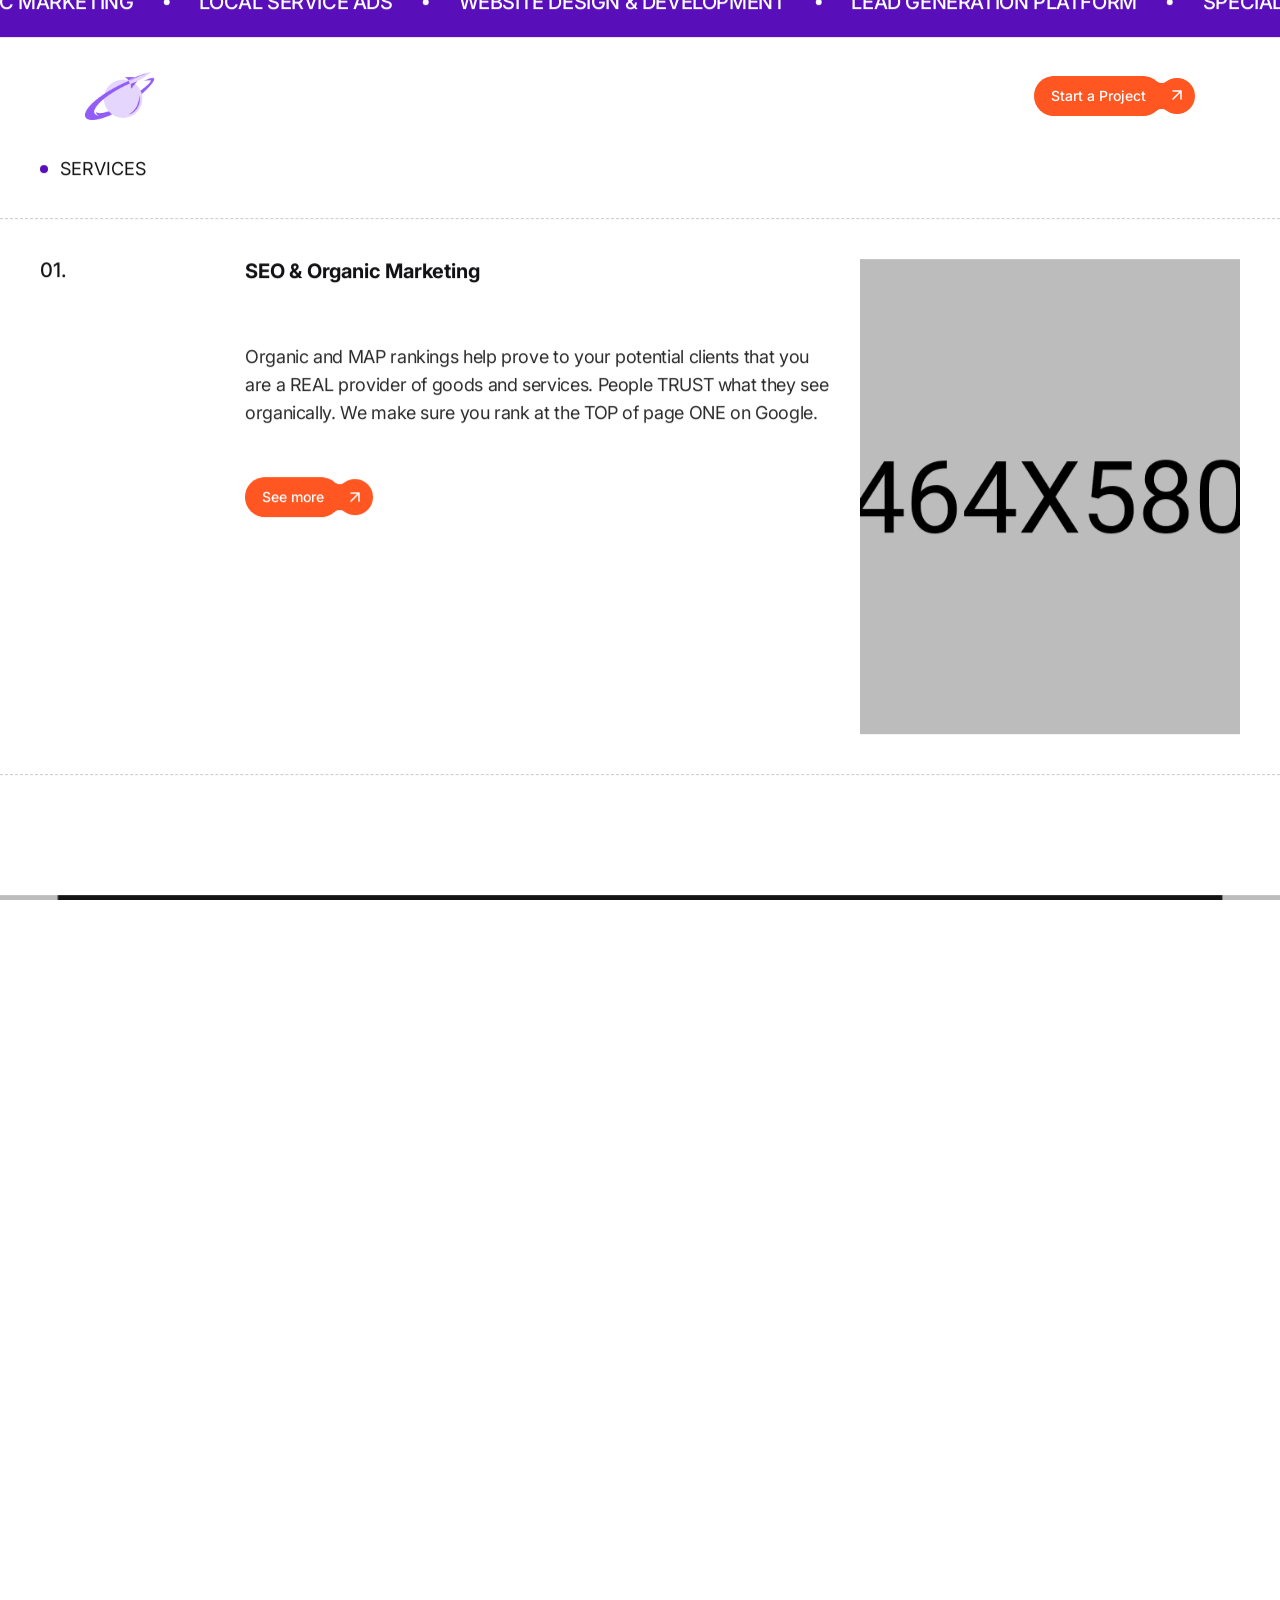
<file: index.html>
<!doctype html>
<html class="no-js" lang="en">

<head>

    <meta charset="utf-8">
    <meta http-equiv="x-ua-compatible" content="ie=edge">
    <title>Legal Leads Group - Premier Law Firm Marketing Agency</title>
    <meta name="description" content="">
    <meta name="viewport" content="width=device-width, initial-scale=1">

    <!-- Place favicon.ico in the root directory -->
    <link rel="shortcut icon" type="image/x-icon" href="assets/img/favicon/favicon.png">

    <!-- CSS here -->

    <!-- CSS here -->
    <link rel="stylesheet" href="assets/css/bootstrap.css">
    <link rel="stylesheet" href="assets/css/slick.css">
    <link rel="stylesheet" href="assets/css/swiper-bundle.css">
    <link rel="stylesheet" href="assets/css/magnific-popup.css">
    <link rel="stylesheet" href="assets/css/font-awesome-pro.css">
    <link rel="stylesheet" href="assets/css/spacing.css">
    <link rel="stylesheet" href="assets/css/atropos.min.css">
    <link rel="stylesheet" href="assets/css/main.css">
    <!-- CSS here -->

    <!-- CSS here -->

</head>

<body class="tp-magic-cursor">

    <!-- Begin magic cursor -->
    <div id="magic-cursor" class="cursor-white-bg">
        <div id="ball"></div>
    </div>
    <!-- End magic cursor -->

    <!-- preloader -->

    <!-- preloader -->
    <div id="preloader">
        <div class="preloader">
            <span></span>
            <span></span>
        </div>
    </div>
    <!-- preloader end  -->
    <!-- preloader end  -->

    <!-- back to top start -->
    <!-- back to top start -->
    <div class="back-to-top-wrapper">
        <button id="back_to_top" type="button" class="back-to-top-btn">
            <svg width="12" height="7" viewBox="0 0 12 7" fill="none" xmlns="http://www.w3.org/2000/svg">
                <path d="M11 6L6 1L1 6" stroke="currentColor" stroke-width="1.5" stroke-linecap="round" stroke-linejoin="round" />
            </svg>
        </button>
    </div>
    <!-- back to top end -->
    <!-- back to top end -->

    <!-- header area start -->

    <!-- header area start -->
    <div id="header-sticky" class="tp-header-area tp-header-ptb tp-header-blur sticky-white-bg header-transparent tp-header-border">
        <div class="container container-1750">
            <div class="row align-items-center">
                <div class="col-xl-3 col-lg-6 col-6">
                    <div class="tp-header-logo">
                        <a href="#">
                            <img data-width="300" class="logo-white" src="assets/img/logo/logo-white.png" alt="">
                            <img data-width="300" class="logo-black d-none" src="assets/img/logo/logo-black.png" alt="">
                        </a>
                    </div>
                </div>
                <div class="col-xl-6 d-none d-xl-block">
                    <div class="tp-header-box text-center">
                        <div class="tp-header-menu tp-header-dropdown dropdown-white-bg">
                            <nav class="tp-mobile-menu-active">
                                <ul>
                                    <li class="has-dropdown">
                                        <a href="https://lucrativelegal.com/history/">HISTORY</a>
                                        <ul class="tp-submenu submenu">
                                            <li class="menu-item-has-children"><a href="https://lucrativelegal.com/team-members/">Our Team</a>
                                                <ul class="tp-submenu submenu">
                                                    <li><a href="https://lucrativelegal.com/sales/">Sales</a></li>
                                                    <li><a href="https://lucrativelegal.com/operations/">Operations</a></li>
                                                    <li><a href="https://lucrativelegal.com/customer-service/">Client Support</a></li>
                                                    <li><a href="https://lucrativelegal.com/organic-seo-marketing-and-advertising/">Organic Leads</a></li>
                                                    <li><a href="https://lucrativelegal.com/paid-search/">Paid Search</a></li>
                                                    <li><a href="https://lucrativelegal.com/television-and-radio/">Traditional Ads</a></li>
                                                    <li><a href="https://lucrativelegal.com/design/">Design</a></li>
                                                    <li><a href="https://lucrativelegal.com/social-media/">Social Media</a></li>
                                                    <li><a href="https://lucrativelegal.com/content-writing/">Content Writing</a></li>
                                                </ul>
                                            </li>
                                        </ul>
                                    </li>
                                    <li class="has-dropdown">
                                        <a href="https://lucrativelegal.com/process/">PROCESS</a>
                                        <ul class="tp-submenu submenu">
                                            <li class="menu-item-has-children"><a href="https://lucrativelegal.com/6-steps-to-success/">Our 6 Steps</a>
                                                <ul class="tp-submenu submenu">
                                                    <li><a href="https://lucrativelegal.com/step-one-digging-for-information/">Step One</a></li>
                                                    <li><a href="https://lucrativelegal.com/step-two-market-research/">Step Two</a></li>
                                                    <li><a href="https://lucrativelegal.com/step-three-building-a-campaign/">Step Three</a></li>
                                                    <li><a href="https://lucrativelegal.com/step-four-design-for-conversions/">Step Four</a></li>
                                                    <li><a href="https://lucrativelegal.com/step-five-campaign-launch/">Step Five</a></li>
                                                    <li><a href="https://lucrativelegal.com/step-six-monitoring-and-adjustments/">Step Six</a></li>
                                                </ul>
                                            </li>
                                        </ul>
                                    </li>
                                    <li class="has-dropdown">
                                        <a href="https://lucrativelegal.com/services/">SERVICES</a>
                                        <ul class="tp-submenu submenu">
                                            <li class="menu-item-has-children"><a href="https://lucrativelegal.com/who-we-help/">Who We Help</a>
                                                <ul class="tp-submenu submenu">
                                                    <li><a href="https://lucrativelegal.com/law-firm-marketing/">Law Firms</a></li>
                                                </ul>
                                            </li>
                                            <li class="menu-item-has-children"><a href="https://lucrativelegal.com/what-we-do/">What We Do</a>
                                                <ul class="tp-submenu submenu">
                                                    <li><a href="https://lucrativelegal.com/organic-seo-marketing-and-advertising/">Organic Leads</a></li>
                                                    <li><a href="https://lucrativelegal.com/paid-search/">Paid Ads</a></li>
                                                </ul>
                                            </li>
                                            <li><a href="https://lucrativelegal.com/spanish-marketing/">Spanish SEM</a></li>
                                            <li><a href="https://lucrativelegal.com/rocket-leads-platform/">Rocket Leads</a></li>
                                            <li><a href="https://lucrativelegal.com/lead-gen/">Lead Gen</a></li>
                                            <li><a href="https://lucrativelegal.com/digital-ads/">Digital Ads</a></li>
                                            <li><a href="https://lucrativelegal.com/traditional-ads/">Traditional Ads</a></li>
                                            <li><a href="https://lucrativelegal.com/branding-your-business/">Biz Branding</a></li>
                                            <li><a href="https://lucrativelegal.com/creating-the-culture-of-your-business/">Biz Culture</a></li>
                                            <li><a href="https://lucrativelegal.com/apps/">Apps</a></li>
                                            <li><a href="https://lucrativelegal.com/crm-builds/">CRM Builds</a></li>
                                            <li><a href="https://lucrativelegal.com/graphic-design/">Graphic Design</a></li>
                                        </ul>
                                    </li>
                                    <li><a href="https://lucrativelegal.com/client-reviews/">REVIEWS</a></li>
                                    <li class="has-dropdown">
                                        <a href="https://lucrativelegal.com/free-lead-generation-consultation/">CONTACT US</a>
                                        <ul class="tp-submenu submenu">
                                            <li><a href="https://lucrativelegal.com/blog-and-marketing-news/">Blog & News</a></li>
                                            <li><a href="https://lucrativelegal.com/24-hours-emergency-support-ticket/">24/7 Ad Ticket</a></li>
                                            <li><a href="https://lucrativelegal.com/careers/">Careers</a></li>
                                            <li><a href="https://lucrativelegal.com/internships/">Internships</a></li>
                                            <li><a href="https://lucrativelegal.com/community-outreach/">Community</a></li>
                                            <li><a href="https://lucrativelegal.com/conventions/">Conventions</a></li>
                                            <li><a href="https://lucrativelegal.com/office-and-team-pics/">Offices</a></li>
                                        </ul>
                                    </li>
                                </ul>
                            </nav>
                        </div>
                    </div>
                </div>
                <div class="col-xl-3 col-lg-6 col-6">
                    <div class="tp-header-right d-flex align-items-center justify-content-end">
                        <div class="tp-header-btn-box ml-25 d-none d-md-flex">
                            <a href="#" class="tp-btn-black btn-red-bg">
                                <span class="tp-btn-black-filter-blur">
                                    <svg width="0" height="0">
                                        <defs>
                                            <filter id="buttonFilter">
                                                <feGaussianBlur in="SourceGraphic" stdDeviation="5" result="blur"></feGaussianBlur>
                                                <feColorMatrix in="blur" values="1 0 0 0 0  0 1 0 0 0  0 0 1 0 0  0 0 0 19 -9"></feColorMatrix>
                                                <feComposite in="SourceGraphic" in2="buttonFilter" operator="atop"></feComposite>
                                                <feBlend in="SourceGraphic" in2="buttonFilter"></feBlend>
                                            </filter>
                                        </defs>
                                    </svg>
                                </span>
                                <span class="tp-btn-black-filter d-inline-flex align-items-center" style="filter: url(#buttonFilter)">
                                    <span class="tp-btn-black-text">Start a Project</span>
                                    <span class="tp-btn-black-circle">
                                        <svg width="10" height="10" viewBox="0 0 10 10" fill="none" xmlns="http://www.w3.org/2000/svg">
                                            <path d="M1 9L9 1M9 1H1M9 1V9" stroke="currentcolor" stroke-width="1.5" stroke-linecap="round" stroke-linejoin="round" />
                                        </svg>
                                    </span>
                                </span>
                            </a>
                        </div>
                        <div class="tp-header-bar ml-20 d-xl-none">
                            <button class="tp-offcanvas-open-btn">
                                <i></i>
                                <i></i>
                                <i></i>
                            </button>
                        </div>
                    </div>
                </div>
            </div>
        </div>
    </div>
    <!-- header area end -->
    <!-- header area end -->

    <!-- tp-offcanvus-area-start -->
    <!-- tp-offcanvus-area-start -->
    <div class="tp-offcanvas-area">
        <div class="tp-offcanvas-wrapper @@class">
            <div class="tp-offcanvas-top d-flex align-items-center justify-content-between">
                <div class="tp-offcanvas-logo">
                    <a href="#">
                        <img class="logo-1" data-width="140" src="assets/img/logo/logo-black.png" alt="">
                        <img class="logo-2" data-width="140" src="assets/img/logo/logo-white.png" alt="">
                    </a>
                </div>
                <div class="tp-offcanvas-close">
                    <button class="tp-offcanvas-close-btn">
                        <svg width="37" height="38" viewBox="0 0 37 38" fill="none" xmlns="http://www.w3.org/2000/svg">
                            <path d="M9.19141 9.80762L27.5762 28.1924" stroke="currentColor" stroke-width="1.5" stroke-linecap="round" stroke-linejoin="round" />
                            <path d="M9.19141 28.1924L27.5762 9.80761" stroke="currentColor" stroke-width="1.5" stroke-linecap="round" stroke-linejoin="round" />
                        </svg>
                    </button>
                </div>
            </div>
            <div class="tp-offcanvas-main">
                <div class="tp-offcanvas-content d-none d-xl-block">
                    <h3 class="tp-offcanvas-title">Hello There!</h3>
                    <p>Lorem ipsum dolor sit amet, consectetur adipiscing elit, </p>
                </div>
                <div class="tp-offcanvas-menu d-xl-none">
                    <nav></nav>
                </div>
                <div class="tp-offcanvas-gallery d-none d-xl-block">
                    <div class="row gx-2">
                        <div class="col-md-3 col-3">
                            <div class="tp-offcanvas-gallery-img fix">
                                <a class="popup-image" href="assets/img/offcanvas/offcanvas-1.jpg"><img src="assets/img/offcanvas/offcanvas-1.jpg" alt=""></a>
                            </div>
                        </div>
                        <div class="col-md-3 col-3">
                            <div class="tp-offcanvas-gallery-img fix">
                                <a class="popup-image" href="assets/img/offcanvas/offcanvas-2.jpg"><img src="assets/img/offcanvas/offcanvas-2.jpg" alt=""></a>
                            </div>
                        </div>
                        <div class="col-md-3 col-3">
                            <div class="tp-offcanvas-gallery-img fix">
                                <a class="popup-image" href="assets/img/offcanvas/offcanvas-3.jpg"><img src="assets/img/offcanvas/offcanvas-3.jpg" alt=""></a>
                            </div>
                        </div>
                        <div class="col-md-3 col-3">
                            <div class="tp-offcanvas-gallery-img fix">
                                <a class="popup-image" href="assets/img/offcanvas/offcanvas-4.jpg"><img src="assets/img/offcanvas/offcanvas-4.jpg" alt=""></a>
                            </div>
                        </div>
                    </div>
                </div>
                <div class="tp-offcanvas-contact">
                    <h3 class="tp-offcanvas-title sm">Information</h3>
                    <ul>
                        <li><a href="tel:1245654">+ 4 20 7700 1007</a></li>
                        <li><a href="mailto:hello@diego.com">hello@diego.com</a></li>
                        <li><a href="#">Avenue de Roma 158b, Lisboa</a></li>
                    </ul>
                </div>
                <div class="tp-offcanvas-social">
                    <h3 class="tp-offcanvas-title sm">Follow Us</h3>
                    <ul>
                        <li>
                            <a href="#">
                                <svg width="16" height="16" viewBox="0 0 16 16" fill="none" xmlns="http://www.w3.org/2000/svg">
                                    <path d="M11.25 1.5H4.75C2.95507 1.5 1.5 2.95507 1.5 4.75V11.25C1.5 13.0449 2.95507 14.5 4.75 14.5H11.25C13.0449 14.5 14.5 13.0449 14.5 11.25V4.75C14.5 2.95507 13.0449 1.5 11.25 1.5Z" stroke="currentColor" stroke-width="1.5" stroke-linecap="round" stroke-linejoin="round" />
                                    <path d="M10.6016 7.5907C10.6818 8.13166 10.5894 8.68414 10.3375 9.16955C10.0856 9.65497 9.68711 10.0486 9.19862 10.2945C8.71014 10.5404 8.15656 10.6259 7.61663 10.5391C7.0767 10.4522 6.57791 10.1972 6.19121 9.81055C5.80451 9.42385 5.54959 8.92506 5.46271 8.38513C5.37583 7.8452 5.46141 7.29163 5.70728 6.80314C5.95315 6.31465 6.34679 5.91613 6.83221 5.66425C7.31763 5.41238 7.87011 5.31998 8.41107 5.4002C8.96287 5.48202 9.47372 5.73915 9.86817 6.1336C10.2626 6.52804 10.5197 7.0389 10.6016 7.5907Z" stroke="currentColor" stroke-width="1.5" stroke-linecap="round" stroke-linejoin="round" />
                                    <path d="M11.5742 4.42578H11.5842" stroke="currentColor" stroke-width="1.5" stroke-linecap="round" stroke-linejoin="round" />
                                </svg>
                            </a>
                        </li>
                        <li>
                            <a href="#">
                                <svg width="18" height="18" viewBox="0 0 18 18" fill="none" xmlns="http://www.w3.org/2000/svg">
                                    <path d="M2.50589 12.7494C4.57662 16.336 9.16278 17.5648 12.7494 15.4941C14.2113 14.65 15.2816 13.388 15.8962 11.9461C16.7895 9.85066 16.7208 7.37526 15.4941 5.25063C14.2674 3.12599 12.1581 1.82872 9.89669 1.55462C8.34063 1.366 6.71259 1.66183 5.25063 2.50589C1.66403 4.57662 0.435172 9.16278 2.50589 12.7494Z" stroke="currentColor" stroke-width="1.5" />
                                    <path d="M12.7127 15.4292C12.7127 15.4292 12.0086 10.4867 10.5011 7.87559C8.99362 5.26451 5.28935 2.57155 5.28935 2.57155M5.68449 15.6124C6.79553 12.2606 12.34 8.54524 16.3975 9.43537M12.311 2.4082C11.1953 5.72344 5.75732 9.38453 1.71875 8.58915" stroke="currentColor" stroke-width="1.5" stroke-linecap="round" />
                                </svg>
                            </a>
                        </li>
                        <li>
                            <a href="#">
                                <svg width="18" height="11" viewBox="0 0 18 11" fill="none" xmlns="http://www.w3.org/2000/svg">
                                    <path d="M1 5.5715H6.33342C7.62867 5.5715 8.61917 6.56199 8.61917 7.85725C8.61917 9.15251 7.62867 10.143 6.33342 10.143H1.76192C1.30477 10.143 1 9.83823 1 9.38108V1.76192C1 1.30477 1.30477 1 1.76192 1H5.5715C6.86676 1 7.85725 1.99049 7.85725 3.28575C7.85725 4.58101 6.86676 5.5715 5.5715 5.5715H1Z" stroke="currentColor" stroke-width="1.5" stroke-miterlimit="10"></path>
                                    <path d="M10.9062 7.09454H17.0016C17.0016 5.41832 15.6301 4.04688 13.9539 4.04688C12.2777 4.04688 10.9062 5.41832 10.9062 7.09454ZM10.9062 7.09454C10.9062 8.77076 12.2777 10.1422 13.9539 10.1422H15.2492" stroke="currentColor" stroke-width="1.5" stroke-miterlimit="10" stroke-linecap="round" stroke-linejoin="round"></path>
                                    <path d="M16.1125 1.44434H11.668" stroke="currentColor" stroke-width="1.2" stroke-miterlimit="10" stroke-linecap="round" stroke-linejoin="round"></path>
                                </svg>
                            </a>
                        </li>
                        <li>
                            <a href="#">
                                <svg width="18" height="14" viewBox="0 0 18 14" fill="none" xmlns="http://www.w3.org/2000/svg">
                                    <path d="M12.75 13H5.25C3 13 1.5 11.5 1.5 9.25V4.75C1.5 2.5 3 1 5.25 1H12.75C15 1 16.5 2.5 16.5 4.75V9.25C16.5 11.5 15 13 12.75 13Z" stroke="currentColor" stroke-width="1.5" stroke-miterlimit="10" stroke-linecap="round" stroke-linejoin="round" />
                                    <path d="M8.70676 5.14837L10.8006 6.40465C11.5543 6.90716 11.5543 7.66093 10.8006 8.16344L8.70676 9.41972C7.86923 9.92224 7.19922 9.50348 7.19922 8.5822V6.06964C7.19922 4.98086 7.86923 4.64585 8.70676 5.14837Z" fill="currentColor" />
                                </svg>
                            </a>
                        </li>
                    </ul>
                </div>
            </div>
        </div>
    </div>
    <div class="body-overlay"></div>
    <!-- tp-offcanvus-area-end -->
    <!-- tp-offcanvus-area-end -->


    <div id="smooth-wrapper">
        <div id="smooth-content">

            <main>

                <!-- hero area start -->
                <div class="tp-hero-area tp-hero-ptb tp-image-distortion p-relative fix z-index-1" data-background="assets/img/bg-wrap-2.jpg">
                    <div class="container container-1750">
                        <div class="row">
                            <div class="col-xl-9">
                                <div class="tp-hero-title-box">
                                    <h2 class="tp-hero-title tp-char-animation">
                                        <span>The Future</span> <br>
                                        <span>of Lead</span> Generation Marketing
                                    </h2>
                                </div>
                            </div>
                            <div class="col-xl-3">
                                <div class="tp-hero-content-wrap d-flex flex-xl-column justify-content-between pb-20">
                                    <div class="tp-hero-info d-flex align-items-start justify-content-between tp_text_anim">
                                        <p>Legal Leads Group is a full-service lead generation and tech support solution for your law firm and business. We handle all of your digital marketing, traditional ads, media buys, and so much more.</p>
                                        <span>
                                            <a href="#">
                                                <svg width="22" height="22" viewBox="0 0 22 22" fill="none" xmlns="http://www.w3.org/2000/svg">
                                                    <path d="M1 21L21 1M21 1H1M21 1V21" stroke="currentcolor" stroke-width="1.5" stroke-linecap="round" stroke-linejoin="round" />
                                                </svg>
                                                <svg width="22" height="22" viewBox="0 0 22 22" fill="none" xmlns="http://www.w3.org/2000/svg">
                                                    <path d="M1 21L21 1M21 1H1M21 1V21" stroke="currentcolor" stroke-width="1.5" stroke-linecap="round" stroke-linejoin="round" />
                                                </svg>
                                            </a>
                                        </span>
                                    </div>
                                    <div class="tp-hero-more-info-wrap d-inline-flex justify-content-end tp_fade_anim" data-delay="1.5">
                                        <div class="tp-hero-more-info p-relative" data-background="assets/img/home-01/hero/hero-svg-1.svg">
                                            <span class="tp-hero-line d-none d-sm-block"></span>
                                            <div class="tp-hero-avater d-flex align-items-center justify-content-between">
                                                <img src="assets/img/home-01/hero/hero-avater.jpg" alt="">
                                                <span>Juan Mauel</span>
                                            </div>
                                            <p>“The depth of exploration and quality of the work was great”</p>
                                            <div class="tp-hero-link text-end">
                                                <a href="#">More</a>
                                            </div>
                                        </div>
                                    </div>
                                </div>
                            </div>
                        </div>
                    </div>
                </div>
                <!-- hero area end -->

                <!-- about area start -->
                <div class="dgm-about-area pt-120 pb-120">
                    <div class="container container-1230">
                        <div class="row">
                            <div class="col-lg-6">
                                <div class="dgm-about-thumb-wrap p-relative">
                                    <img class="tp_fade_anim" data-delay=".3" data-fade-from="left" src="assets/img/home-03/about/about-1.jpg" alt="">
                                    <img class="dgm-about-thumb-1 tp_fade_anim" data-speed="1.1" data-delay=".5" src="assets/img/home-03/about/about-2.jpg" alt="">
                                </div>
                            </div>
                            <div class="col-lg-6">
                                <div class="dgm-about-right">
                                    <div class="dgm-about-title-box z-index-1 mb-35">
                                        <span class="tp-section-subtitle subtitle-black mb-15 tp_fade_anim" data-delay=".3">About our Agency</span>
                                        <h4 class="tp-section-title-grotesk tp_fade_anim" data-delay=".5">
                                            Social
                                            <span class="p-relative">
                                                marketing
                                                <span class="tp-section-title-shape">
                                                    <svg width="280" height="15" viewBox="0 0 280 15" fill="none" xmlns="http://www.w3.org/2000/svg">
                                                        <path d="M157.643 0.463566C152.553 0.665187 132.813 1.06843 113.879 1.37086C64.4049 2.12693 43.5474 2.7822 26.6628 3.94151C13.5027 4.8488 1.02542 6.15933 0.342587 6.71379C0.218435 6.8146 0.094283 8.07472 0.0322071 9.48606C-0.0919446 11.7543 0.094283 12.1575 1.45995 12.964C2.32901 13.4681 3.50846 13.9721 4.00506 14.1233C4.87413 14.3753 38.5193 12.8632 46.527 12.2079C50.0654 11.9559 159.009 10.847 185.577 10.7966C195.137 10.7966 217.36 11.099 234.927 11.5023C252.495 11.9055 268.386 12.1575 270.186 12.1071C274.656 12.0063 278.629 10.2421 278.815 8.32675C278.877 7.16743 278.691 6.96581 277.263 6.91541C275.711 6.865 275.711 6.8146 277.636 6.46176C280.305 5.95771 280.615 5.65528 279.063 4.94961C277.573 4.29435 277.325 3.43746 278.691 3.43746C279.187 3.43746 279.622 3.18544 279.622 2.93341C279.622 2.63098 279.312 2.42936 278.877 2.42936C278.505 2.42936 276.891 1.92531 275.339 1.32045L272.483 0.211542L219.719 0.161136C190.729 0.110732 162.795 0.261946 157.643 0.463566ZM200.475 2.47977C200.848 2.68139 204.572 2.88301 208.855 2.88301C213.139 2.93341 221.209 3.13503 226.857 3.38706C235.858 3.7903 234.865 3.8407 218.788 3.63908C208.731 3.53827 192.281 3.43746 182.225 3.43746C172.169 3.43746 164.099 3.33665 164.223 3.23584C164.409 3.08463 171.3 2.93341 179.556 2.88301C187.812 2.7822 194.888 2.58058 195.323 2.32855C196.254 1.87491 199.544 1.92531 200.475 2.47977ZM264.538 3.28625C263.296 3.38706 261.31 3.38706 260.192 3.28625C259.137 3.18544 260.192 3.08463 262.551 3.08463C264.972 3.08463 265.841 3.18544 264.538 3.28625ZM128.095 3.63908C127.971 3.73989 113.631 3.89111 96.1877 3.99192C78.8065 4.14313 68.8744 4.09273 74.1508 3.94151C85.2624 3.58868 128.467 3.33665 128.095 3.63908ZM159.009 3.73989C158.822 3.89111 158.264 3.94151 157.829 3.7903C157.332 3.63908 157.519 3.48787 158.202 3.48787C158.884 3.43746 159.257 3.58868 159.009 3.73989ZM268.759 7.01622C269.193 7.36905 267.393 7.46986 263.172 7.41946C259.758 7.31865 247.591 7.31865 236.169 7.36905C224.747 7.41946 213.822 7.36905 211.959 7.26824C206.435 6.91541 176.576 6.865 154.229 7.11703C131.261 7.41946 129.833 7.16743 150.815 6.51217C169.624 5.90731 267.952 6.36095 268.759 7.01622ZM118.845 7.52027C100.099 7.92351 80.7929 7.92351 85.3245 7.46986C87.1867 7.26824 98.7949 7.11703 111.086 7.11703C132.999 7.16743 133.185 7.16743 118.845 7.52027ZM200.786 7.97391C200.786 8.22594 200.351 8.32675 199.854 8.17553C199.358 7.97391 198.923 7.77229 198.923 7.67148C198.923 7.57067 199.358 7.46986 199.854 7.46986C200.351 7.46986 200.786 7.67148 200.786 7.97391ZM202.648 7.97391C202.648 8.22594 202.338 8.47796 201.965 8.47796C201.655 8.47796 201.531 8.22594 201.717 7.97391C201.903 7.67148 202.213 7.46986 202.4 7.46986C202.524 7.46986 202.648 7.67148 202.648 7.97391ZM207.304 7.97391C207.49 8.22594 207.242 8.47796 206.745 8.47796C206.186 8.47796 205.752 8.22594 205.752 7.97391C205.752 7.67148 206 7.46986 206.31 7.46986C206.683 7.46986 207.117 7.67148 207.304 7.97391ZM266.276 8.47796C267.393 8.8812 267.393 8.93161 265.965 8.8812C265.096 8.8812 263.606 8.67958 262.551 8.47796L260.689 8.07472H262.862C264.041 8.07472 265.593 8.22594 266.276 8.47796ZM122.694 8.8308C113.383 8.93161 98.2983 8.93161 89.1732 8.8308C80.048 8.78039 87.6833 8.72999 106.12 8.72999C124.556 8.72999 132.006 8.78039 122.694 8.8308ZM5.86734 10.4942C5.86734 10.7462 4.9362 10.9982 3.88091 10.9478C2.14279 10.9478 2.01864 10.847 3.07393 10.4942C4.81205 9.8893 5.86734 9.8893 5.86734 10.4942ZM15.7374 10.1917C15.6133 10.2925 13.3785 10.4942 10.8334 10.6454C7.79169 10.847 6.4881 10.7966 7.10886 10.4942C7.97792 10.0405 16.3582 9.73809 15.7374 10.1917ZM258.392 11.351C257.461 11.4519 255.785 11.4519 254.667 11.351C253.55 11.2502 254.295 11.1494 256.344 11.1494C258.392 11.1494 259.323 11.2502 258.392 11.351Z" fill="url(#paint0_linear_5012_164)" />
                                                        <defs>
                                                            <linearGradient id="paint0_linear_5012_164" x1="53.5" y1="18.1094" x2="56.4335" y2="31.6184" gradientUnits="userSpaceOnUse">
                                                                <stop offset="1" stop-color="#43E508" />
                                                                <stop offset="1" stop-color="#F7EF33" />
                                                            </linearGradient>
                                                        </defs>
                                                    </svg>
                                                </span>
                                            </span>
                                            & advertising.
                                        </h4>
                                    </div>
                                    <div class="dgm-about-content">
                                        <div class="tp_fade_anim" data-delay=".3">
                                            <p>
                                                We provide digital experience services to start up and small businesses. We
                                                help our clients succeed by creating brand identities, digital experiences,
                                                and print materials. Install any demo, plugin or template in a matter of
                                                seconds.
                                            </p>
                                        </div>
                                        <div class="tp_fade_anim" data-delay=".5">
                                            <a class="tp-btn-yellow-green green-solid btn-60 mb-50" href="about-us-light.html">
                                                <span>
                                                    <span class="text-1">More about us</span>
                                                    <span class="text-2">More about us</span>
                                                </span>
                                                <i>
                                                    <svg width="12" height="12" viewBox="0 0 12 12" fill="none" xmlns="http://www.w3.org/2000/svg">
                                                        <path d="M1 11L11 1M11 1H1M11 1V11" stroke="currentcolor" stroke-width="1.5" stroke-linecap="round" stroke-linejoin="round" />
                                                    </svg>
                                                    <svg width="12" height="12" viewBox="0 0 12 12" fill="none" xmlns="http://www.w3.org/2000/svg">
                                                        <path d="M1 11L11 1M11 1H1M11 1V11" stroke="currentcolor" stroke-width="1.5" stroke-linecap="round" stroke-linejoin="round" />
                                                    </svg>
                                                </i>
                                            </a>
                                        </div>
                                        <div class="dgm-about-review-wrap tp_fade_anim" data-delay=".6">
                                            <div class="dgm-about-review-box d-inline-flex align-items-center">
                                                <div class="dgm-about-review">
                                                    <h4>4.9</h4>
                                                    <span>( 24 review )</span>
                                                </div>
                                                <div class="dgm-about-ratting">
                                                    <h4>Average Rating</h4>
                                                    <div class="dgm-about-ratting-icon">
                                                        <span>
                                                            <svg width="14" height="13" viewBox="0 0 14 13" fill="none" xmlns="http://www.w3.org/2000/svg">
                                                                <path d="M6.99993 0L8.98311 4.27038L13.6573 4.83688L10.2088 8.04262L11.1144 12.6631L6.99993 10.374L2.88543 12.6631L3.79106 8.04262L0.342529 4.83688L5.01674 4.27038L6.99993 0Z" fill="currentcolor" />
                                                            </svg>
                                                        </span>
                                                        <span>
                                                            <svg width="14" height="13" viewBox="0 0 14 13" fill="none" xmlns="http://www.w3.org/2000/svg">
                                                                <path d="M6.99993 0L8.98311 4.27038L13.6573 4.83688L10.2088 8.04262L11.1144 12.6631L6.99993 10.374L2.88543 12.6631L3.79106 8.04262L0.342529 4.83688L5.01674 4.27038L6.99993 0Z" fill="currentcolor" />
                                                            </svg>
                                                        </span>
                                                        <span>
                                                            <svg width="14" height="13" viewBox="0 0 14 13" fill="none" xmlns="http://www.w3.org/2000/svg">
                                                                <path d="M6.99993 0L8.98311 4.27038L13.6573 4.83688L10.2088 8.04262L11.1144 12.6631L6.99993 10.374L2.88543 12.6631L3.79106 8.04262L0.342529 4.83688L5.01674 4.27038L6.99993 0Z" fill="currentcolor" />
                                                            </svg>
                                                        </span>
                                                        <span>
                                                            <svg width="14" height="13" viewBox="0 0 14 13" fill="none" xmlns="http://www.w3.org/2000/svg">
                                                                <path d="M6.99993 0L8.98311 4.27038L13.6573 4.83688L10.2088 8.04262L11.1144 12.6631L6.99993 10.374L2.88543 12.6631L3.79106 8.04262L0.342529 4.83688L5.01674 4.27038L6.99993 0Z" fill="currentcolor" />
                                                            </svg>
                                                        </span>
                                                        <span>
                                                            <svg width="14" height="13" viewBox="0 0 14 13" fill="none" xmlns="http://www.w3.org/2000/svg">
                                                                <path d="M6.99993 0L8.98311 4.27038L13.6573 4.83688L10.2088 8.04262L11.1144 12.6631L6.99993 10.374L2.88543 12.6631L3.79106 8.04262L0.342529 4.83688L5.01674 4.27038L6.99993 0Z" fill="currentcolor" />
                                                            </svg>
                                                        </span>
                                                    </div>
                                                </div>
                                            </div>
                                        </div>
                                    </div>
                                </div>
                            </div>
                        </div>
                    </div>
                </div>
                <!-- about area end -->

                <!-- Rocket Leads Platform area start -->
                <div class="tp-about-area pt-140 pb-120 tp-bounce-trigger">
                    <div class="container">
                        <div class="tp-about-box p-relative">
                            <div class="tp-about-shape-1 tp-bounce d-none d-md-block">
                                <img src="assets/img/home-01/about/about-shape-1.png" alt="">
                            </div>
                            <div class="row">
                                <div class="col-xl-3">
                                    <div class="tp-about-title-box">
                                        <span class="tp-section-subtitle pre tp_fade_anim">WHO WE ARE</span>
                                    </div>
                                </div>
                                <div class="col-xl-9">
                                    <div class="tp-about-wrap">
                                        <div class="tp-about-text tp_fade_anim">
                                            <p>
                                                Rocket Leads Platform
                                            </p>
                                        </div>
                                        <div class="row">
                                            <div class="col-xl-5 col-lg-4 col-md-5">
                                                <div class="tp-about-thumb">
                                                    <img data-speed=".8" src="assets/img/home-01/about/about-1.jpg" alt="">
                                                </div>
                                            </div>
                                            <div class="col-xl-7 col-lg-8 col-md-7">
                                                <div class="tp-about-funcact-wrap">
                                                    <div class="tp-about-avater-info">
                                                        <div class="tp_text_anim">
                                                            <p>Need leads for your law firm or medical practice now? Are you tired of wasting money on the empty promises of SEO companies? Try our Rocket Leads Platform. We are so confident that you will obtain quality leads that convert and increase your ROI, that if you’re not satisfied within the first 90 days we will provide a full refund. We put our money where our mouth is.</p>
                                                        </div>
                                                    </div>
                                                    <div class="row">
                                                        <div class="col-md-6 col-sm-6">
                                                            <div class="tp-about-funcact-item tp_fade_anim mb-30" data-delay=".3">
                                                                <span><i data-purecounter-duration="1" data-purecounter-end="98" class="purecounter">0</i>%</span>
                                                                <p>Clients Satisfied and <br> Repeating</p>
                                                            </div>
                                                        </div>
                                                        <div class="col-md-6 col-sm-6">
                                                            <div class="tp-about-funcact-item tp_fade_anim mb-30" data-delay=".5">
                                                                <span><i data-purecounter-duration="1" data-purecounter-end="125" class="purecounter">0</i>+</span>
                                                                <p>Projects Completed in <br> 24 Countries</p>
                                                            </div>
                                                        </div>
                                                    </div>
                                                </div>
                                            </div>
                                        </div>
                                    </div>
                                </div>
                            </div>
                        </div>
                    </div>
                </div>
                <!-- Rocket Leads Platform area end -->

                <!-- banner area start -->
                <div class="tp-banner-area">
                    <div class="tp-banner-img">
                        <img class="w-100" data-speed=".7" src="assets/img/home-01/about/2024-10-08.webp" alt="">
                    </div>
                </div>
                <!-- banner area end -->

                <!-- text slider area start -->
                <div class="tp-text-slide-area">
                    <div class="tp-text-slide-wrapper common-blue-bg">
                        <div class="swiper-container tp-text-slide-active">
                            <div class="swiper-wrapper slide-transtion">
                                <div class="swiper-slide">
                                    <div class="tp-text-slide-item">
                                        <span class="tp-text-slide-title">SEO & Organic Marketing</span>
                                    </div>
                                </div>
                                <div class="swiper-slide">
                                    <div class="tp-text-slide-item">
                                        <span class="tp-text-slide-title">Local Service Ads</span>
                                    </div>
                                </div>
                                <div class="swiper-slide">
                                    <div class="tp-text-slide-item">
                                        <span class="tp-text-slide-title">Website Design & Development</span>
                                    </div>
                                </div>
                                <div class="swiper-slide">
                                    <div class="tp-text-slide-item">
                                        <span class="tp-text-slide-title">Lead Generation Platform</span>
                                    </div>
                                </div>
                                <div class="swiper-slide">
                                    <div class="tp-text-slide-item">
                                        <span class="tp-text-slide-title">Specialized Marketing</span>
                                    </div>
                                </div>
                            </div>
                        </div>
                    </div>
                </div>
                <!-- text slider area end -->

                <!-- service area start -->
                <div class="tp-service-area pt-120">
                    <div class="container-fluid p-0">
                        <div class="row gx-0">
                            <div class="col-12">
                                <div class="tp-service-title-box">
                                    <span class="tp-section-subtitle pre">Services</span>
                                </div>
                            </div>
                        </div>
                        <div class="tp-service-pin">
                            <div class="tp-service-item tp-service-panel">
                                <div class="row">
                                    <div class="col-xxl-3 col-xl-2 col-lg-1 col-md-1">
                                        <div class="tp-service-number">
                                            <span>01.</span>
                                        </div>
                                    </div>
                                    <div class="col-xxl-5 col-xl-6 col-lg-7 col-md-7">
                                        <div class="tp-service-content">
                                            <h4 class="tp-section-title"><a class="tp_text_invert" href="#">SEO & Organic Marketing</a></h4>
                                            <p>
                                                Organic and MAP rankings help prove to your potential clients that you are a REAL provider of goods and services. People TRUST what they see organically. We make sure you rank at the TOP of page ONE on Google. 
                                            </p>
                                            <div class="tp-service-btn">
                                                <a href="#" class="tp-btn-black btn-red-bg">
                                                    <span class="tp-btn-black-filter-blur">
                                                        <svg width="0" height="0">
                                                            <defs>
                                                                <filter id="buttonFilter2">
                                                                    <feGaussianBlur in="SourceGraphic" stdDeviation="5" result="blur"></feGaussianBlur>
                                                                    <feColorMatrix in="blur" values="1 0 0 0 0  0 1 0 0 0  0 0 1 0 0  0 0 0 19 -9"></feColorMatrix>
                                                                    <feComposite in="SourceGraphic" in2="buttonFilter2" operator="atop"></feComposite>
                                                                    <feBlend in="SourceGraphic" in2="buttonFilter2"></feBlend>
                                                                </filter>
                                                            </defs>
                                                        </svg>
                                                    </span>
                                                    <span class="tp-btn-black-filter d-inline-flex align-items-center" style="filter: url(#buttonFilter2)">
                                                        <span class="tp-btn-black-text">See more</span>
                                                        <span class="tp-btn-black-circle">
                                                            <svg width="10" height="10" viewBox="0 0 10 10" fill="none" xmlns="http://www.w3.org/2000/svg">
                                                                <path d="M1 9L9 1M9 1H1M9 1V9" stroke="currentcolor" stroke-width="1.5" stroke-linecap="round" stroke-linejoin="round" />
                                                            </svg>
                                                        </span>
                                                    </span>
                                                </a>
                                            </div>
                                            <div class="tp-service-category">
                                                
                                            </div>
                                        </div>
                                    </div>
                                    <div class="col-xxl-4 col-xl-4 col-lg-4 col-md-4">
                                        <div class="tp-service-thumb text-end">
                                            <img class="tp_fade_anim" data-fade-from="right" data-delay=".2" src="assets/img/home-01/service/service-1.jpg" alt="">
                                        </div>
                                    </div>
                                </div>
                            </div>
                        </div>
                    </div>
                </div>
                <!-- service area end -->

                <!-- video area start -->
                <div class="tp-video-area black-bg mt-120 fix">
                    <div class="container-fluid p-0">
                        <div class="tp-video-thumb-wrap">
                            <div class="tp-video-thumb d-none d-xl-block">
                                <img src="assets/img/home-01/video/video-1.jpg" alt="">
                            </div>
                            <div class="tp-video-thumb mb-25">
                                <video loop="" muted="" autoplay="" playsinline="">
                                    <source src="https://lucrativelegal.com/wp-content/uploads/2024/09/Grow-Your-Law-Firm-6.mp4" type="video/mp4">
                                </video>
                            </div>
                            <div class="tp-video-thumb d-none d-xl-block mb-25">
                                <img src="assets/img/home-01/video/video-3.jpg" alt="">
                            </div>
                            <div class="tp-video-thumb d-none d-xl-block mb-25">
                                <img src="assets/img/home-01/video/video-4.jpg" alt="">
                            </div>
                            <div class="tp-video-thumb d-none d-xl-block">
                                <img src="assets/img/home-01/video/video-5.jpg" alt="">
                            </div>
                            <div class="tp-video-thumb d-none d-xl-block">
                                <img src="assets/img/home-01/video/video-6.jpg" alt="">
                            </div>
                        </div>
                    </div>
                </div>
                <!-- video area end -->

                <!-- project area start -->
                <div class="tp-project-area pt-200 pb-60">
                    <div class="container">
                        <div class="tp-project-title-box mb-50">
                            <div class="row">
                                <div class="col-md-6">
                                    <div class="tp-project-subtitle-wrap">
                                        <span class="tp-section-subtitle pre">Featured Projects</span>
                                    </div>
                                </div>
                                <div class="col-md-6">
                                    <div class="tp-project-link text-start text-md-end">
                                        <a href="#" class="tp-btn-black btn-red-bg">
                                            <span class="tp-btn-black-filter-blur">
                                                <svg width="0" height="0">
                                                    <defs>
                                                        <filter id="buttonFilter6">
                                                            <feGaussianBlur in="SourceGraphic" stdDeviation="5" result="blur"></feGaussianBlur>
                                                            <feColorMatrix in="blur" values="1 0 0 0 0  0 1 0 0 0  0 0 1 0 0  0 0 0 19 -9"></feColorMatrix>
                                                            <feComposite in="SourceGraphic" in2="buttonFilter6" operator="atop"></feComposite>
                                                            <feBlend in="SourceGraphic" in2="buttonFilter6"></feBlend>
                                                        </filter>
                                                    </defs>
                                                </svg>
                                            </span>
                                            <span class="tp-btn-black-filter d-inline-flex align-items-center" style="filter: url(#buttonFilter6)">
                                                <span class="tp-btn-black-text">View all Works</span>
                                                <span class="tp-btn-black-circle">
                                                    <svg width="10" height="10" viewBox="0 0 10 10" fill="none" xmlns="http://www.w3.org/2000/svg">
                                                        <path d="M1 9L9 1M9 1H1M9 1V9" stroke="currentcolor" stroke-width="1.5" stroke-linecap="round" stroke-linejoin="round" />
                                                    </svg>
                                                </span>
                                            </span>
                                        </a>
                                    </div>
                                </div>
                            </div>
                        </div>
                        <div class="row gx-135">
                            <div class="col-md-4">
                                <div class="tp-project-item mb-95 tp--hover-item">
                                    <div class="tp-project-thumb not-hide-cursor" data-cursor="View<br>Demo">
                                        <a class="cursor-hide tp--hover-img" data-displacement="assets/img/webgl/1.jpg" data-intensity="0.6" data-speedin="1" data-speedout="1" href="#"><img src="assets/img/home-01/project/responsive-mockup-featuring-several-apple-products-against-a-plain-background-2029-el1-4.webp" alt=""></a>
                                    </div>
                                    <div class="tp-project-content">
                                        <h4 class="tp-project-title"><a class="tp-line-black" href="#">Law Company</a></h4>
                                        <div class="tp-project-category">
                                            <span>Design</span>
                                            <span>Web Development</span>
                                            <span>Mobile Development</span>
                                        </div>
                                    </div>
                                </div>
                                <div class="tp-project-item mb-95 tp--hover-item">
                                    <div class="tp-project-thumb not-hide-cursor" data-cursor="View<br>Demo">
                                        <a class="cursor-hide tp--hover-img" data-displacement="assets/img/webgl/1.jpg" data-intensity="0.6" data-speedin="1" data-speedout="1" href="#"><img src="assets/img/home-01/project/responsive-mockup-of-an-imac-with-a-white-ipad-and-iphone-a11896-4.webp" alt=""></a>
                                    </div>
                                    <div class="tp-project-content">
                                        <h4 class="tp-project-title"><a class="tp-line-black" href="#">Grace Clinic</a></h4>
                                        <div class="tp-project-category">
                                            <span>Creative</span>
                                            <span>Branding</span>
                                            <span>Development</span>
                                        </div>
                                    </div>
                                </div>
                                <div class="tp-project-item mb-95 tp--hover-item">
                                    <div class="tp-project-thumb not-hide-cursor" data-cursor="View<br>Demo">
                                        <a class="cursor-hide tp--hover-img" data-displacement="assets/img/webgl/1.jpg" data-intensity="0.6" data-speedin="1" data-speedout="1" href="#"><img src="assets/img/home-01/project/responsive-mockup-featuring-several-apple-products-against-a-plain-background-2029-el1-2.webp" alt=""></a>
                                    </div>
                                    <div class="tp-project-content">
                                        <h4 class="tp-project-title"><a class="tp-line-black" href="#">Smart Cities</a></h4>
                                        <div class="tp-project-category">
                                            <span>Design</span>
                                            <span>Branding</span>
                                            <span>Creative</span>
                                        </div>
                                    </div>
                                </div>
                            </div>
                            <div class="col-md-4">
                                <div class="tp-project-item mb-95 tp--hover-item">
                                    <div class="tp-project-thumb not-hide-cursor" data-cursor="View<br>Demo">
                                        <a class="cursor-hide tp--hover-img" data-displacement="assets/img/webgl/1.jpg" data-intensity="0.6" data-speedin="1" data-speedout="1" href="#"><img src="assets/img/home-01/project/responsive-mockup-of-an-imac-with-a-white-ipad-and-iphone-a11896-11-1.webp" alt=""></a>
                                    </div>
                                    <div class="tp-project-content">
                                        <h4 class="tp-project-title"><a class="tp-line-black" href="#">Digital Farming</a></h4>
                                        <div class="tp-project-category">
                                            <span>Design</span>
                                            <span>Branding</span>
                                            <span>Creative</span>
                                        </div>
                                    </div>
                                </div>
                                <div class="tp-project-item mb-95 tp--hover-item">
                                    <div class="tp-project-thumb not-hide-cursor" data-cursor="View<br>Demo">
                                        <a class="cursor-hide tp--hover-img" data-displacement="assets/img/webgl/1.jpg" data-intensity="0.6" data-speedin="1" data-speedout="1" href="#"><img src="assets/img/home-01/project/responsive-mockup-featuring-several-apple-products-against-a-plain-background-2029-el1-3.webp" alt=""></a>
                                    </div>
                                    <div class="tp-project-content">
                                        <h4 class="tp-project-title"><a class="tp-line-black" href="#">Virtual Reality</a></h4>
                                        <div class="tp-project-category">
                                            <span>Design</span>
                                            <span>Branding</span>
                                            <span>Creative</span>
                                        </div>
                                    </div>
                                </div>
                                <div class="tp-project-item mb-95 tp--hover-item">
                                    <div class="tp-project-thumb not-hide-cursor" data-cursor="View<br>Demo">
                                        <a class="cursor-hide tp--hover-img" data-displacement="assets/img/webgl/1.jpg" data-intensity="0.6" data-speedin="1" data-speedout="1" href="#"><img src="assets/img/home-01/project/digital-mockup-of-four-different-apple-devices-2025-el1-1.webp" alt=""></a>
                                    </div>
                                    <div class="tp-project-content">
                                        <h4 class="tp-project-title"><a class="tp-line-black" href="#">Cloud Computing</a></h4>
                                        <div class="tp-project-category">
                                            <span>Design</span>
                                            <span>Branding</span>
                                            <span>Creative</span>
                                        </div>
                                    </div>
                                </div>
                            </div>
                            <div class="col-md-4">
                                <div class="tp-project-item mb-95 tp--hover-item">
                                    <div class="tp-project-thumb not-hide-cursor" data-cursor="View<br>Demo">
                                        <a class="cursor-hide tp--hover-img" data-displacement="assets/img/webgl/1.jpg" data-intensity="0.6" data-speedin="1" data-speedout="1" href="#"><img src="assets/img/home-01/project/responsive-mockup-of-an-imac-with-a-white-ipad-and-iphone-a11896-5.webp" alt=""></a>
                                    </div>
                                    <div class="tp-project-content">
                                        <h4 class="tp-project-title"><a class="tp-line-black" href="#">Digital Farming</a></h4>
                                        <div class="tp-project-category">
                                            <span>Design</span>
                                            <span>Branding</span>
                                            <span>Creative</span>
                                        </div>
                                    </div>
                                </div>
                                <div class="tp-project-item mb-95 tp--hover-item">
                                    <div class="tp-project-thumb not-hide-cursor" data-cursor="View<br>Demo">
                                        <a class="cursor-hide tp--hover-img" data-displacement="assets/img/webgl/1.jpg" data-intensity="0.6" data-speedin="1" data-speedout="1" href="#"><img src="assets/img/home-01/project/DUI-Defender-.webp" alt=""></a>
                                    </div>
                                    <div class="tp-project-content">
                                        <h4 class="tp-project-title"><a class="tp-line-black" href="#">Virtual Reality</a></h4>
                                        <div class="tp-project-category">
                                            <span>Design</span>
                                            <span>Branding</span>
                                            <span>Creative</span>
                                        </div>
                                    </div>
                                </div>
                                <div class="tp-project-item mb-95 tp--hover-item">
                                    <div class="tp-project-thumb not-hide-cursor" data-cursor="View<br>Demo">
                                        <a class="cursor-hide tp--hover-img" data-displacement="assets/img/webgl/1.jpg" data-intensity="0.6" data-speedin="1" data-speedout="1" href="#"><img src="assets/img/home-01/project/responsive-mockup-featuring-three-different-electronic-devices-2028-el1.webp" alt=""></a>
                                    </div>
                                    <div class="tp-project-content">
                                        <h4 class="tp-project-title"><a class="tp-line-black" href="#">Cloud Computing</a></h4>
                                        <div class="tp-project-category">
                                            <span>Design</span>
                                            <span>Branding</span>
                                            <span>Creative</span>
                                        </div>
                                    </div>
                                </div>
                            </div>
                        </div>
                    </div>
                </div>
                <!-- project area end -->

                <!-- about2 area start -->
                <div class="tp-about-area pt-140 pb-120 tp-bounce-trigger">
                    <div class="container">
                        <div class="tp-about-box p-relative">
                            <div class="tp-about-shape-1 tp-bounce d-none d-md-block">
                                <img src="assets/img/home-01/about/about-shape-1.png" alt="">
                            </div>
                            <div class="row">
                                <div class="col-xl-3">
                                    <div class="tp-about-title-box">
                                        <span class="tp-section-subtitle pre tp_fade_anim">WHO WE ARE</span>
                                    </div>
                                </div>
                                <div class="col-xl-9">
                                    <div class="tp-about-wrap">
                                        <div class="tp-about-text tp_fade_anim">
                                            <p>
                                                Turn Your Marketing Into a Money Making Machine
                                            </p>
                                        </div>
                                        <div class="row">
                                            <div class="col-xl-5 col-lg-4 col-md-5">
                                                <div class="tp-about-thumb">
                                                    <img data-speed=".8" src="assets/img/home-01/about/about-1.jpg" alt="">
                                                </div>
                                            </div>
                                            <div class="col-xl-7 col-lg-8 col-md-7">
                                                <div class="tp-about-funcact-wrap">
                                                    <div class="tp-about-avater-info">
                                                        <div class="tp_text_anim">
                                                            <p>There are lots of online marketing agencies who claim to help law firms and medical practices with their ads. However, very few are able to provide real results. Our ad campaigns deliver constant quality leads, and month after month we provide an ROI for our clients. Call us to schedule a free lead generation consultation today with one of our certified Google Ad specialists. Schedule a free campaign review today.</p>
                                                        </div>
                                                    </div>
                                                    <div class="row">
                                                        <div class="col-md-6 col-sm-6">
                                                            <div class="tp-about-funcact-item tp_fade_anim mb-30" data-delay=".3">
                                                                <span><i data-purecounter-duration="1" data-purecounter-end="98" class="purecounter">0</i>%</span>
                                                                <p>Clients Satisfied and <br> Repeating</p>
                                                            </div>
                                                        </div>
                                                        <div class="col-md-6 col-sm-6">
                                                            <div class="tp-about-funcact-item tp_fade_anim mb-30" data-delay=".5">
                                                                <span><i data-purecounter-duration="1" data-purecounter-end="125" class="purecounter">0</i>+</span>
                                                                <p>Projects Completed in <br> 24 Countries</p>
                                                            </div>
                                                        </div>
                                                    </div>
                                                </div>
                                            </div>
                                        </div>
                                    </div>
                                </div>
                            </div>
                        </div>
                    </div>
                </div>
                <!-- about2 area end -->

                <!-- funfact area start -->
                <div class="tp-funfact-area">
                    <div class="tp-funfact-panel-wrap">
                        <div class="tp-funfact-panel">
                            <div class="tp-funfact-green-wrap include-bg tp-text-bounce-trigger p-relative" data-bg-color="#F6F6F9">
                                <div class="container container-1300">
                                    <div class="row">
                                        <div class="col-lg-6 col-md-6">
                                            <div class="tp-funfact-img-wrap">
                                                <div class="row gx-20">
                                                    <div class="col-lg-3 col-sm-4 col-6">
                                                        <div class="tp-funfact-img mb-20 tp_fade_anim" data-delay=".3">
                                                            <img src="assets/img/home-01/funfact/funfact-1.png" alt="">
                                                        </div>
                                                    </div>
                                                    <div class="col-lg-3 col-sm-4 col-6">
                                                        <div class="tp-funfact-img mb-20 tp_fade_anim" data-delay=".5">
                                                            <img src="assets/img/home-01/funfact/funfact-placeholder.png" alt="">
                                                        </div>
                                                    </div>
                                                    <div class="col-lg-3 col-sm-4 col-6">
                                                        <div class="tp-funfact-img mb-20 tp_fade_anim" data-delay=".7">
                                                            <img src="assets/img/home-01/funfact/funfact-placeholder.png" alt="">
                                                        </div>
                                                    </div>
                                                    <div class="col-lg-3 col-sm-4 col-6">
                                                        <div class="tp-funfact-img mb-20 tp_fade_anim" data-delay=".9">
                                                            <img src="assets/img/home-01/funfact/funfact-placeholder.png" alt="">
                                                        </div>
                                                    </div>
                                                    <div class="col-lg-3 col-sm-4 col-6">
                                                        <div class="tp-funfact-img mb-20 tp_fade_anim" data-delay="1">
                                                            <img src="assets/img/home-01/funfact/funfact-placeholder.png" alt="">
                                                        </div>
                                                    </div>
                                                    <div class="col-lg-3 col-sm-4 col-6">
                                                        <div class="tp-funfact-img mb-20 tp_fade_anim" data-delay="1.1">
                                                            <img src="assets/img/home-01/funfact/funfact-2.png" alt="">
                                                        </div>
                                                    </div>
                                                    <div class="col-lg-3 col-sm-4 col-6">
                                                        <div class="tp-funfact-img mb-20 tp_fade_anim" data-delay="1.2">
                                                            <img src="assets/img/home-01/funfact/funfact-3.png" alt="">
                                                        </div>
                                                    </div>
                                                    <div class="col-lg-3 col-sm-4 col-6">
                                                        <div class="tp-funfact-img mb-20 tp_fade_anim" data-delay="1.3">
                                                            <img src="assets/img/home-01/funfact/funfact-placeholder.png" alt="">
                                                        </div>
                                                    </div>
                                                </div>
                                            </div>
                                        </div>
                                        <div class="col-lg-6 col-md-6">
                                            <div class="tp-funfact-content-wrap">
                                                <div class="tp-funfact-content tp_fade_anim" data-fade-from="right" data-delay="1.3">
                                                    <span class="tp-funfact-subtitle">( Nice! )</span>
                                                    <h4 class="tp-funfact-title">projects <br> completed <br> in 24 countries</h4>
                                                </div>
                                            </div>
                                        </div>
                                    </div>
                                    <div class="tp-funfact-img-wrap-2 p-relative">
                                        <div class="row">
                                            <div class="col-lg-6 col-md-6">
                                                <div class="row">
                                                    <div class="col-lg-6">
                                                        <div class="row gx-20">
                                                            <div class="col-lg-6 col-sm-4 col-6">
                                                                <div class="tp-funfact-img mb-20 tp_fade_anim" data-delay="1.4">
                                                                    <img src="assets/img/home-01/funfact/funfact-placeholder.png" alt="">
                                                                </div>
                                                            </div>
                                                            <div class="col-lg-6 col-sm-4 col-6">
                                                                <div class="tp-funfact-img mb-20 tp_fade_anim" data-delay="1.5">
                                                                    <img src="assets/img/home-01/funfact/funfact-4.png" alt="">
                                                                </div>
                                                            </div>
                                                            <div class="col-lg-6 col-sm-4 col-6">
                                                                <div class="tp-funfact-img mb-20 tp_fade_anim" data-delay="1.6">
                                                                    <img src="assets/img/home-01/funfact/funfact-5.png" alt="">
                                                                </div>
                                                            </div>
                                                            <div class="col-lg-6 col-sm-4 col-6">
                                                                <div class="tp-funfact-img mb-20 tp_fade_anim" data-delay="1.7">
                                                                    <img src="assets/img/home-01/funfact/funfact-placeholder.png" alt="">
                                                                </div>
                                                            </div>
                                                        </div>
                                                    </div>
                                                    <div class="col-lg-6">
                                                        <div class="tp-funfact-big-img mb-20 tp-text-bounce" data-delay=".7">
                                                            <img src="assets/img/home-01/funfact/funfact-6.png" alt="">
                                                        </div>
                                                    </div>
                                                </div>
                                            </div>
                                            <div class="col-lg-6 col-md-6">
                                                <div class="tp-funfact-content-wrap">
                                                    <div class="tp-funfact-number">
                                                        <span><span class="tp-text-bounce" data-delay="1">1</span><span class="tp-text-bounce" data-delay="1.3">0</span><i class="tp-text-bounce" data-delay="1.6">6</i></span>
                                                    </div>
                                                </div>
                                            </div>
                                        </div>
                                    </div>
                                </div>
                            </div>
                        </div>
                        <div class="tp-funfact-panel">
                            <div class="tp-funfact-green-wrap pink-style include-bg tp-text-bounce-trigger" data-bg-color="#F6F6F9">
                                <div class="container container-1300">
                                    <div class="row">
                                        <div class="col-lg-6 col-md-6">
                                            <div class="tp-funfact-img-wrap">
                                                <div class="row gx-20">
                                                    <div class="col-lg-3 col-sm-4 col-6">
                                                        <div class="tp-funfact-img mb-20 tp_fade_anim" data-delay=".3">
                                                            <img src="assets/img/home-01/funfact/funfact-1.png" alt="">
                                                        </div>
                                                    </div>
                                                    <div class="col-lg-3 col-sm-4 col-6">
                                                        <div class="tp-funfact-img mb-20 tp_fade_anim" data-delay=".5">
                                                            <img src="assets/img/home-01/funfact/funfact-8.png" alt="">
                                                        </div>
                                                    </div>
                                                    <div class="col-lg-3 col-sm-4 col-6">
                                                        <div class="tp-funfact-img mb-20 tp_fade_anim" data-delay=".7">
                                                            <img src="assets/img/home-01/funfact/funfact-9.png" alt="">
                                                        </div>
                                                    </div>
                                                    <div class="col-lg-3 col-sm-4 col-6">
                                                        <div class="tp-funfact-img mb-20 tp_fade_anim" data-delay=".9">
                                                            <img src="assets/img/home-01/funfact/funfact-placeholder.png" alt="">
                                                        </div>
                                                    </div>
                                                    <div class="col-lg-3 col-sm-4 col-6">
                                                        <div class="tp-funfact-img mb-20 tp_fade_anim" data-delay="1">
                                                            <img src="assets/img/home-01/funfact/funfact-placeholder.png" alt="">
                                                        </div>
                                                    </div>
                                                    <div class="col-lg-3 col-sm-4 col-6">
                                                        <div class="tp-funfact-img mb-20 tp_fade_anim" data-delay="1.1">
                                                            <img src="assets/img/home-01/funfact/funfact-2.png" alt="">
                                                        </div>
                                                    </div>
                                                    <div class="col-lg-3 col-sm-4 col-6">
                                                        <div class="tp-funfact-img mb-20 tp_fade_anim" data-delay="1.2">
                                                            <img src="assets/img/home-01/funfact/funfact-placeholder.png" alt="">
                                                        </div>
                                                    </div>
                                                    <div class="col-lg-3 col-sm-4 col-6">
                                                        <div class="tp-funfact-img mb-20 tp_fade_anim" data-delay="1.3">
                                                            <img src="assets/img/home-01/funfact/funfact-placeholder.png" alt="">
                                                        </div>
                                                    </div>
                                                </div>
                                            </div>
                                        </div>
                                        <div class="col-lg-6 col-md-6">
                                            <div class="tp-funfact-content-wrap">
                                                <div class="tp-funfact-content">
                                                    <span class="tp-funfact-subtitle">( Ho Ho! )</span>
                                                    <h4 class="tp-funfact-title">Clients <br> satisfied and <br> repeating</h4>
                                                </div>
                                            </div>
                                        </div>
                                    </div>
                                    <div class="tp-funfact-img-wrap-2 p-relative">
                                        <div class="row">
                                            <div class="col-lg-6 col-md-6">
                                                <div class="row">
                                                    <div class="col-lg-6">
                                                        <div class="row gx-20">
                                                            <div class="col-lg-6 col-sm-4 col-6">
                                                                <div class="tp-funfact-img mb-20 tp_fade_anim" data-delay="1.4">
                                                                    <img src="assets/img/home-01/funfact/funfact-placeholder.png" alt="">
                                                                </div>
                                                            </div>
                                                            <div class="col-lg-6 col-sm-4 col-6">
                                                                <div class="tp-funfact-img mb-20 tp_fade_anim" data-delay="1.5">
                                                                    <img src="assets/img/home-01/funfact/funfact-4.png" alt="">
                                                                </div>
                                                            </div>
                                                            <div class="col-lg-6 col-sm-4 col-6">
                                                                <div class="tp-funfact-img mb-20 tp_fade_anim" data-delay="1.6">
                                                                    <img src="assets/img/home-01/funfact/funfact-placeholder.png" alt="">
                                                                </div>
                                                            </div>
                                                            <div class="col-lg-6 col-sm-4 col-6">
                                                                <div class="tp-funfact-img mb-20 tp_fade_anim" data-delay="1.7">
                                                                    <img src="assets/img/home-01/funfact/funfact-5.png" alt="">
                                                                </div>
                                                            </div>
                                                        </div>
                                                    </div>
                                                    <div class="col-lg-6">
                                                        <div class="tp-funfact-big-img mb-20 tp-text-bounce" data-delay=".7">
                                                            <img src="assets/img/home-01/funfact/funfact-7.png" alt="">
                                                        </div>
                                                    </div>
                                                </div>
                                            </div>
                                            <div class="col-lg-6 col-md-6">
                                                <div class="tp-funfact-content-wrap">
                                                    <div class="tp-funfact-number">
                                                        <span><span class="tp-text-bounce" data-delay="1">9</span><i class="tp-text-bounce" data-delay="1.3">6</i></span>
                                                    </div>
                                                </div>
                                            </div>
                                        </div>
                                    </div>
                                </div>
                            </div>
                        </div>
                        <div class="tp-funfact-panel">
                            <div class="tp-funfact-green-wrap yellow-style include-bg tp-text-bounce-trigger" data-bg-color="#F6F6F9">
                                <div class="container container-1300">
                                    <div class="row align-items-md-end">
                                        <div class="col-lg-6 col-md-6">
                                            <div class="tp-funfact-img-wrap">
                                                <div class="row gx-20">
                                                    <div class="col-lg-3 col-sm-4 col-6">
                                                        <div class="tp-funfact-img mb-20">
                                                            <img src="assets/img/home-01/funfact/funfact-1.png" alt="">
                                                        </div>
                                                    </div>
                                                    <div class="col-lg-3 col-sm-4 col-6">
                                                        <div class="tp-funfact-img mb-20">
                                                            <img src="assets/img/home-01/funfact/funfact-2.png" alt="">
                                                        </div>
                                                    </div>
                                                    <div class="col-lg-3 col-sm-4 col-6">
                                                        <div class="tp-funfact-img mb-20">
                                                            <img src="assets/img/home-01/funfact/funfact-3.png" alt="">
                                                        </div>
                                                    </div>
                                                    <div class="col-lg-3 col-sm-4 col-6">
                                                        <div class="tp-funfact-img mb-20">
                                                            <img src="assets/img/home-01/funfact/funfact-4.png" alt="">
                                                        </div>
                                                    </div>
                                                    <div class="col-lg-3 col-sm-4 col-6">
                                                        <div class="tp-funfact-img mb-20">
                                                            <img src="assets/img/home-01/funfact/funfact-placeholder.png" alt="">
                                                        </div>
                                                    </div>
                                                    <div class="col-lg-3 col-sm-4 col-6">
                                                        <div class="tp-funfact-img mb-20">
                                                            <img src="assets/img/home-01/funfact/funfact-placeholder.png" alt="">
                                                        </div>
                                                    </div>
                                                    <div class="col-lg-3 col-sm-4 col-6">
                                                        <div class="tp-funfact-img mb-20">
                                                            <img src="assets/img/home-01/funfact/funfact-placeholder.png" alt="">
                                                        </div>
                                                    </div>
                                                    <div class="col-lg-3 col-sm-4 col-6">
                                                        <div class="tp-funfact-img mb-20">
                                                            <img src="assets/img/home-01/funfact/funfact-placeholder.png" alt="">
                                                        </div>
                                                    </div>
                                                </div>
                                            </div>
                                        </div>
                                        <div class="col-lg-6 col-md-6">
                                            <div class="tp-funfact-content-wrap pl-140 mb-20">
                                                <div class="tp-funfact-content">
                                                    <span class="tp-funfact-subtitle">( Holy Moly! )</span>
                                                    <h4 class="tp-funfact-title pl-45">Performing video</h4>
                                                </div>
                                            </div>
                                        </div>
                                    </div>
                                    <div class="tp-funfact-img-wrap p-relative">
                                        <div class="row">
                                            <div class="col-lg-6">
                                                <div class="tp-funfact-content-wrap">
                                                    <div class="tp-funfact-number">
                                                        <span><em>#</em>1Top</span>
                                                    </div>
                                                </div>
                                            </div>
                                        </div>
                                    </div>
                                </div>
                            </div>
                        </div>
                    </div>
                </div>
                <!-- funfact area end -->

                <!-- work area start -->
                <div class="tp-work-area pt-120 pb-145 tp-panel-pin-area">
                    <div class="container">
                        <div class="row">
                            <div class="col-lg-6">
                                <div class="tp-work-title-box tp-panel-pin">
                                    <span class="tp-section-subtitle pre mb-20">Services</span>
                                    <h2 class="tp-section-title fs-140">Legal Leads Group Services</h2>
                                </div>
                            </div>
                            <div class="col-lg-6">
                                <div class="tp-work-wrapper">
                                    <div class="tp-work-item tp-panel-pin mb-15">
                                        <div class="tp-work-number p-relative">
                                            <span></span>
                                            <i>01</i>
                                        </div>
                                        <div class="tp-work-content">
                                            <h4 class="tp-work-title">Web Dev & Search</h4>
                                            <p>From Attorneys to Dentists, and every Business Owner in between, you need NEW clients every month. We understand your needs and we provide full proof plans that allow you to convert organic leads into paying customers. How do we do that? Simple, through market analysis and quality programming. All of which we control in-house.</p>
                                        </div>
                                    </div>
                                    <div class="tp-work-item tp-panel-pin mb-15">
                                        <div class="tp-work-number p-relative">
                                            <span></span>
                                            <i>02</i>
                                        </div>
                                        <div class="tp-work-content">
                                            <h4 class="tp-work-title">Adwords & Paid Seach</h4>
                                            <p>Our Google AdWords Certified Professionals work one on one with each client. By providing a non-compete clause, we focus on your geographical territory and destroy your competitors. There is nothing more powerful than a successful paid ads campaign. When properly managed with SEO, your business becomes unstoppable.</p>
                                        </div>
                                    </div>
                                    <div class="tp-work-item tp-panel-pin mb-15">
                                        <div class="tp-work-number p-relative">
                                            <span></span>
                                            <i>03</i>
                                        </div>
                                        <div class="tp-work-content">
                                            <h4 class="tp-work-title">Website Design</h4>
                                            <p>Your website says who you are, and what your business is about. From law firms to dentists, and everything in between, your site says why clients should hire you instead of one of your competitors. We design and develop custom sites that establish your business as the premier choice in your field or industry.</p>
                                        </div>
                                    </div>
                                    <div class="tp-work-item tp-panel-pin mb-15">
                                        <div class="tp-work-number p-relative">
                                            <span></span>
                                            <i>04</i>
                                        </div>
                                        <div class="tp-work-content">
                                            <h4 class="tp-work-title">Organic SEO</h4>
                                            <p>Organic and MAP rankings help prove to your potential clients that you are a REAL provider of goods and services. People TRUST what they see organically. We make sure you rank at the TOP of page ONE on Google. Schedule a free Organic SEO review today and let us help boost your sites natural rankings. Thus improving your traffic and leads.</p>
                                        </div>
                                    </div>
                                    <div class="tp-work-item tp-panel-pin mb-15">
                                        <div class="tp-work-number p-relative">
                                            <span></span>
                                            <i>05</i>
                                        </div>
                                        <div class="tp-work-content">
                                            <h4 class="tp-work-title">Local Service Ads</h4>
                                            <p>As certified Google AdWords Professionals we believe 100% in Google AdWords and Google Local Service Ads. We also focus on other forms of paid search such as Yelp and Facebook. Paid Ads, when properly managed, delivers INSTANT results for your business. Call us today to schedule a FREE analysis on how to manage a paid ad campaign.</p>
                                        </div>
                                    </div>
                                    <div class="tp-work-item tp-panel-pin mb-15">
                                        <div class="tp-work-number p-relative">
                                            <span></span>
                                            <i>06</i>
                                        </div>
                                        <div class="tp-work-content">
                                            <h4 class="tp-work-title">Law Firm Marketing</h4>
                                            <p>Whether you’re a Personal Injury, Criminal Defense, or Divorce Lawyer you NEED new clients calling you every month. The term “Personal Injury Attorney” can go for over $900.00 a click on AdWords depending upon your city and state location. We deliver organic results that mirror the top searched and clicked AdWord campaigns. Period.</p>
                                        </div>
                                    </div>
                                    <div class="tp-work-item tp-panel-pin mb-15">
                                        <div class="tp-work-number p-relative">
                                            <span></span>
                                            <i>07</i>
                                        </div>
                                        <div class="tp-work-content">
                                            <h4 class="tp-work-title">Medical & Dental</h4>
                                            <p>Whether you’re a Dentist or a Plastic Surgeon, you need new patients paying you for services every month. You also need a website that looks amazing and functions with your reviews and social presence. We do all of it for you. Our six step process streamlines your digital assets and drives you the patients your practice needs monthly.</p>
                                        </div>
                                    </div>
                                    <div class="tp-work-item tp-panel-pin mb-15">
                                        <div class="tp-work-number p-relative">
                                            <span></span>
                                            <i>08</i>
                                        </div>
                                        <div class="tp-work-content">
                                            <h4 class="tp-work-title">E Commerce Biz</h4>
                                            <p>If you sell goods and services online than you know the competitive nature of the E Commerce World. We can make your website standout. This drives you more traffic and more conversions leads to more paying customers. From retargeting to providing new customers, we have the technology you and your e-biz need to thrive.</p>
                                        </div>
                                    </div>
                                    <div class="tp-work-item tp-panel-pin mb-15">
                                        <div class="tp-work-number p-relative">
                                            <span></span>
                                            <i>09</i>
                                        </div>
                                        <div class="tp-work-content">
                                            <h4 class="tp-work-title">CPA & Financial</h4>
                                            <p>You not only need a website and local online presence, you also need to stay compliant with FTC, SEC, and local and national  rules and regulations about what you say and advertise on your website. We work directly with you to solve these problems, as well as sync your site with online calculators and information directories for your practice.</p>
                                        </div>
                                    </div>
                                    <div class="tp-work-item tp-panel-pin mb-15">
                                        <div class="tp-work-number p-relative">
                                            <span></span>
                                            <i>10</i>
                                        </div>
                                        <div class="tp-work-content">
                                            <h4 class="tp-work-title">Drop Ship Sites</h4>
                                            <p>Drop Shipping has been around for decades. However, over the past 18 months it has become a booming business, providing entrepreneur and stay at home moms a new way to make money. Our Drop Ship Websites come fully functional, SEO optimized, and can have full API integration with Drop Ship Providers.</p>
                                        </div>
                                    </div>
                                    <div class="tp-work-item tp-panel-pin mb-15">
                                        <div class="tp-work-number p-relative">
                                            <span></span>
                                            <i>11</i>
                                        </div>
                                        <div class="tp-work-content">
                                            <h4 class="tp-work-title">Video & TV Ads</h4>
                                            <p>We also develop custom one of a kind videos for YouTube, Social Media, as well as traditional Television Commercials. We also handle the media buys and production management. Your commercials run at the most profitable times. Oh yeah, our reps have 3 decades of experience.</p>
                                        </div>
                                    </div>
                                    <div class="tp-work-item tp-panel-pin mb-15">
                                        <div class="tp-work-number p-relative">
                                            <span></span>
                                            <i>12</i>
                                        </div>
                                        <div class="tp-work-content">
                                            <h4 class="tp-work-title">App Development</h4>
                                            <p>Everyone wants to use a mobile APP. We can convert your law firm, dental, or business website into a fully functioning mobile APP. We also develop custom, complex APP’s and manage them on IOS and Android Platforms. Better than that, our developers are cerftified by Google to build and place aps on IOS & Android.</p>
                                        </div>
                                    </div>
                                </div>
                            </div>
                        </div>
                    </div>
                </div>
                <!-- work area end -->

                <!-- award area start -->
                <div class="tp-award-area tp-award-bg">
                    <div class="container container-1230">
                        <div class="row justify-content-center">
                            <div class="col-xl-5">
                                <div class="tp-award-top-wrap">
                                    <div class="row">
                                        <div class="col-md-12 mb-30">
                                            <div class="tp-award-img text-center">
                                                <img src="assets/img/home-01/award/Clutch-2023-Award.webp" alt="">
                                            </div>
                                        </div>
                                    </div>
                                </div>
                            </div>
                        </div>
                        <div class="row justify-content-center">
                            <div class="col-xl-9 text-center">
                                <div class="tp-award-subtitle-box mb-60">
                                    <p class="tp-award-title">2023 Clutch Award Winner – Our Fifth Year in a Row</p>
                                    <p class="tp-award-subtitle">We’ve won 5 Clutch awards in a row. If you’re looking to partner with a top rated lead generation agency give us a call, we’re here to help you grow your biz.</p>
                                </div>
                            </div>
                            <div class="tp-award-item-wrap p-relative">
                                <div class="tp-award-item hover-reveal-item p-relative mb-5">
                                    <div class="row align-items-center">
                                        <div class="col-md-8">
                                            <div class="tp-award-box-left z-index-3">
                                                <span class="tp-award-year">2019</span>
                                                <span class="tp-award-text">Top SEO Company</span>
                                            </div>
                                        </div>
                                        <div class="col-md-4">
                                            <div class="tp-award-box-right z-index-3 d-flex justify-content-between align-items-center">
                                                <span class="tp-award-position">Winner</span>
                                                <span class="tp-award-icon">
                                                    <svg width="12" height="12" viewBox="0 0 12 12" fill="none" xmlns="http://www.w3.org/2000/svg">
                                                        <path d="M1 11L11 1M11 1H1M11 1V11" stroke="currentcolor" stroke-width="1.5" stroke-linecap="round" stroke-linejoin="round" />
                                                    </svg>
                                                </span>
                                            </div>
                                        </div>
                                    </div>
                                    <div class="tp-award-reveal-img" data-background="assets/img/home-01/award/award-19.png"></div>
                                </div>
                                <div class="tp-award-item hover-reveal-item p-relative mb-5">
                                    <div class="row align-items-center">
                                        <div class="col-md-8">
                                            <div class="tp-award-box-left z-index-3">
                                                <span class="tp-award-year">2020</span>
                                                <span class="tp-award-text">Top SEO Company</span>
                                            </div>
                                        </div>
                                        <div class="col-md-4">
                                            <div class="tp-award-box-right z-index-3 d-flex justify-content-between align-items-center">
                                                <span class="tp-award-position">Winner</span>
                                                <span class="tp-award-icon">
                                                    <svg width="12" height="12" viewBox="0 0 12 12" fill="none" xmlns="http://www.w3.org/2000/svg">
                                                        <path d="M1 11L11 1M11 1H1M11 1V11" stroke="currentcolor" stroke-width="1.5" stroke-linecap="round" stroke-linejoin="round" />
                                                    </svg>
                                                </span>
                                            </div>
                                        </div>
                                    </div>
                                    <div class="tp-award-reveal-img" data-background="assets/img/home-01/award/award-20.png"></div>
                                </div>
                                <div class="tp-award-item hover-reveal-item p-relative mb-5">
                                    <div class="row align-items-center">
                                        <div class="col-md-8">
                                            <div class="tp-award-box-left z-index-3">
                                                <span class="tp-award-year">2021</span>
                                                <span class="tp-award-text">Top SEO Company</span>
                                            </div>
                                        </div>
                                        <div class="col-md-4">
                                            <div class="tp-award-box-right z-index-3 d-flex justify-content-between align-items-center">
                                                <span class="tp-award-position">Winner</span>
                                                <span class="tp-award-icon">
                                                    <svg width="12" height="12" viewBox="0 0 12 12" fill="none" xmlns="http://www.w3.org/2000/svg">
                                                        <path d="M1 11L11 1M11 1H1M11 1V11" stroke="currentcolor" stroke-width="1.5" stroke-linecap="round" stroke-linejoin="round" />
                                                    </svg>
                                                </span>
                                            </div>
                                        </div>
                                    </div>
                                    <div class="tp-award-reveal-img" data-background="assets/img/home-01/award/award-21.png"></div>
                                </div>
                                <div class="tp-award-item hover-reveal-item p-relative mb-5">
                                    <div class="row align-items-center">
                                        <div class="col-md-8">
                                            <div class="tp-award-box-left z-index-3">
                                                <span class="tp-award-year">2022</span>
                                                <span class="tp-award-text">Top SEO Company</span>
                                            </div>
                                        </div>
                                        <div class="col-md-4">
                                            <div class="tp-award-box-right z-index-3 d-flex justify-content-between align-items-center">
                                                <span class="tp-award-position">Winner</span>
                                                <span class="tp-award-icon">
                                                    <svg width="12" height="12" viewBox="0 0 12 12" fill="none" xmlns="http://www.w3.org/2000/svg">
                                                        <path d="M1 11L11 1M11 1H1M11 1V11" stroke="currentcolor" stroke-width="1.5" stroke-linecap="round" stroke-linejoin="round" />
                                                    </svg>
                                                </span>
                                            </div>
                                        </div>
                                    </div>
                                    <div class="tp-award-reveal-img" data-background="assets/img/home-01/award/award-22.png"></div>
                                </div>
                                <div class="tp-award-item hover-reveal-item p-relative mb-5">
                                    <div class="row align-items-center">
                                        <div class="col-md-8">
                                            <div class="tp-award-box-left z-index-3">
                                                <span class="tp-award-year">2023</span>
                                                <span class="tp-award-text">Clutch Award Winner</span>
                                            </div>
                                        </div>
                                        <div class="col-md-4">
                                            <div class="tp-award-box-right z-index-3 d-flex justify-content-between align-items-center">
                                                <span class="tp-award-position">Winner</span>
                                                <span class="tp-award-icon">
                                                    <svg width="12" height="12" viewBox="0 0 12 12" fill="none" xmlns="http://www.w3.org/2000/svg">
                                                        <path d="M1 11L11 1M11 1H1M11 1V11" stroke="currentcolor" stroke-width="1.5" stroke-linecap="round" stroke-linejoin="round" />
                                                    </svg>
                                                </span>
                                            </div>
                                        </div>
                                    </div>
                                    <div class="tp-award-reveal-img" data-background="assets/img/home-01/award/Clutch-2023-Award.png"></div>
                                </div>
                            </div>
                        </div>
                    </div>
                </div>
                <!-- award area end -->

                <!-- testimonial area start -->
                <div class="tp-testimonial-area tp-testimonial-bg black-bg-3 p-relative fix">
                    
                    <div class="container">
                        <div class="row justify-content-center">
                            <div class="col-xl-6">
                                <div class="tp-testimonial-title-wrap z-index-3">
                                    <div class="tp-testimonial-title-box mb-20 text-center">
                                        <h4 class="tp-section-title text-white">Client Reviews</h4>
                                    </div>
                                    <div class="tp-testimonial-ratting-box d-flex justify-content-center">
                                        <div class="tp-testimonial-ratting d-inline-flex align-items-center">
                                            <img src="assets/img/home-01/testimonial/testi-logo.png" alt="">
                                            <div class="tp-testimonial-ratting-info">
                                                <div class="tp-testimonial-ratting-icon">
                                                    <span>4.9/5</span>
                                                    <i>
                                                        <svg width="14" height="13" viewBox="0 0 14 13" fill="none" xmlns="http://www.w3.org/2000/svg">
                                                            <path d="M7 0L8.6458 4.73475L13.6574 4.83688L9.66296 7.86525L11.1145 12.6631L7 9.8L2.8855 12.6631L4.33704 7.86525L0.342604 4.83688L5.3542 4.73475L7 0Z" fill="#EF2B10" />
                                                        </svg>
                                                    </i>
                                                    <i>
                                                        <svg width="14" height="13" viewBox="0 0 14 13" fill="none" xmlns="http://www.w3.org/2000/svg">
                                                            <path d="M7 0L8.6458 4.73475L13.6574 4.83688L9.66296 7.86525L11.1145 12.6631L7 9.8L2.8855 12.6631L4.33704 7.86525L0.342604 4.83688L5.3542 4.73475L7 0Z" fill="#EF2B10" />
                                                        </svg>
                                                    </i>
                                                    <i>
                                                        <svg width="14" height="13" viewBox="0 0 14 13" fill="none" xmlns="http://www.w3.org/2000/svg">
                                                            <path d="M7 0L8.6458 4.73475L13.6574 4.83688L9.66296 7.86525L11.1145 12.6631L7 9.8L2.8855 12.6631L4.33704 7.86525L0.342604 4.83688L5.3542 4.73475L7 0Z" fill="#EF2B10" />
                                                        </svg>
                                                    </i>
                                                    <i>
                                                        <svg width="14" height="13" viewBox="0 0 14 13" fill="none" xmlns="http://www.w3.org/2000/svg">
                                                            <path d="M7 0L8.6458 4.73475L13.6574 4.83688L9.66296 7.86525L11.1145 12.6631L7 9.8L2.8855 12.6631L4.33704 7.86525L0.342604 4.83688L5.3542 4.73475L7 0Z" fill="#EF2B10" />
                                                        </svg>
                                                    </i>
                                                    <i>
                                                        <svg width="14" height="13" viewBox="0 0 14 13" fill="none" xmlns="http://www.w3.org/2000/svg">
                                                            <path d="M7 0L8.6458 4.73475L13.6574 4.83688L9.66296 7.86525L11.1145 12.6631L7 9.8L2.8855 12.6631L4.33704 7.86525L0.342604 4.83688L5.3542 4.73475L7 0Z" fill="#EF2B10" />
                                                        </svg>
                                                    </i>
                                                </div>
                                                <p>Based on 137 reviews on Clutch</p>
                                            </div>
                                        </div>
                                    </div>
                                </div>
                            </div>
                        </div>
                    </div>
                    <div class="tp-testimonial-slider-wrap z-index-3">
                        <div class="swiper-container tp-testimonial-slider-active">
                            <div class="swiper-wrapper">
                                <div class="swiper-slide">
                                    <div class="tp-testimonial-item white-style">
                                        <div class="tp-testimonial-text">
                                            <p>
                                                “Great law firm marketing company. Been with them for a little over 4 years now. We’ve tried other agencies, never received any leads. LLG  has helped us obtain quality cases. For us, that makes the difference. We don’t want to pay for marketing unless it can generate business for our firm.”
                                            </p>
                                        </div>
                                        <div class="tp-testimonial-author d-flex align-items-center">
                                            <div class="tp-testimonial-avater">
                                                <img src="assets/img/avater/user-1.png" alt="">
                                            </div>
                                            <div class="tp-testimonial-author-info">
                                                <span>D. Rubin </span>
                                                <p>CEO & Founder</p>
                                            </div>
                                        </div>
                                    </div>
                                </div>
                                <div class="swiper-slide">
                                    <div class="tp-testimonial-item green-style">
                                        <div class="tp-testimonial-text">
                                            <p>
                                                “Our law firm is located in Chicago. We’ve tried lots of different marketing firms over the years. Some have been okay, most have been a waste of time. We needed to get new cases, and we were tired of spending money but not actually getting an increase in calls or client inquires. We went with this agency and it’s been a game changer for us. Calls come in, we get new client cases, it’s what we were looking for.”
                                            </p>
                                        </div>
                                        <div class="tp-testimonial-author d-flex align-items-center">
                                            <div class="tp-testimonial-avater">
                                                <img src="assets/img/avater/user-2.png" alt="">
                                            </div>
                                            <div class="tp-testimonial-author-info">
                                                <span>J. Nisivaco</span>
                                                <p>CEO & Founder</p>
                                            </div>
                                        </div>
                                    </div>
                                </div>
                                <div class="swiper-slide">
                                    <div class="tp-testimonial-item black-style">
                                        <div class="tp-testimonial-text">
                                            <p>
                                                “I’ve used nearly ever marketing agency out there for my law firm. None of them have come close to the service level of LLG. I get leads, they handle all of my content, answer any question I have, and are truly dedicated to the success of my law firm. They care more about my firm, the cases I get, and the profitability of my practice then they do about the money I pay them for their services. If you’re looking for a law firm marketing company who actually puts you first,LLG is the way to go.”
                                            </p>
                                        </div>
                                        <div class="tp-testimonial-author d-flex align-items-center">
                                            <div class="tp-testimonial-avater">
                                                <img src="assets/img/avater/user-1.png" alt="">
                                            </div>
                                            <div class="tp-testimonial-author-info">
                                                <span>S. Whitworth</span>
                                                <p>CEO & Founder</p>
                                            </div>
                                        </div>
                                    </div>
                                </div>
                                <div class="swiper-slide">
                                    <div class="tp-testimonial-item white-style">
                                        <div class="tp-testimonial-text">
                                            <p>
                                                “As a criminal defense attorney, I have tried everything to grow my practice. In the 35 years of owning and managing my legal practice, I have tried TV, online marketing, billboards, you name it. Never once was I able to work with a single advertising agency who was able to handle all areas of my marketing. LLG is truly an asset to my law firm. Their work brings in cases, new clients who retain my firm. I highly recommend them to an attorney (who is not within my market).”
                                            </p>
                                        </div>
                                        <div class="tp-testimonial-author d-flex align-items-center">
                                            <div class="tp-testimonial-avater">
                                                <img src="assets/img/avater/user-2.png" alt="">
                                            </div>
                                            <div class="tp-testimonial-author-info">
                                                <span>J. Novak </span>
                                                <p>CEO & Founder</p>
                                            </div>
                                        </div>
                                    </div>
                                </div>
                                <div class="swiper-slide">
                                    <div class="tp-testimonial-item green-style">
                                        <div class="tp-testimonial-text">
                                            <p>
                                                “Great experience in working with LLG Team. Very informative and walked me through a process the yielded great returns. If you are struggling with the volume of inbound opportunity from either poor SEO or web design absolutely give this team a look, you will be very happy. I find you always get what you pay for and if you want quality, Legal Leads Group is your go to.”
                                            </p>
                                        </div>
                                        <div class="tp-testimonial-author d-flex align-items-center">
                                            <div class="tp-testimonial-avater">
                                                <img src="assets/img/avater/user-1.png" alt="">
                                            </div>
                                            <div class="tp-testimonial-author-info">
                                                <span>B. Palmer</span>
                                                <p>CEO & Founder</p>
                                            </div>
                                        </div>
                                    </div>
                                </div>
                                <div class="swiper-slide">
                                    <div class="tp-testimonial-item black-style">
                                        <div class="tp-testimonial-text">
                                            <p>
                                                “Most lawyers, especially those at mid-sized firms, don’t understand how to be found on the internet. Let’s face it – releasing blog articles on Linked In, Facebook, Twitter, or even a firm website isn’t likely to draw much attention, unless the firm has a lot of followers. Brett and Nick, from the sales and programming team at Legal Leads Group, can tell you why no one has found your podcast. Nick gets it, and even understands how to work with B to B lawyers. They work with firms of all sizes. If you are willing to learn, you won’t regret taking or making the call.”
                                            </p>
                                        </div>
                                        <div class="tp-testimonial-author d-flex align-items-center">
                                            <div class="tp-testimonial-avater">
                                                <img src="assets/img/avater/user-2.png" alt="">
                                            </div>
                                            <div class="tp-testimonial-author-info">
                                                <span>K. Kinser</span>
                                                <p>CEO & Founder</p>
                                            </div>
                                        </div>
                                    </div>
                                </div>
                            </div>
                        </div>
                    </div>
                    <div class="container">
                        <div class="row justify-content-center mt-100">
                            <div class="col-lg-8">
                                <div class="app-testimonial-warp">
                                    <div class="app-testimonial-heading text-center p-relative mb-40">
                                        <h3 class="tp-section-title-phudu ff-inter mb-20 tp_fade_anim" data-delay=".5" style="translate: none; rotate: none; scale: none; transform: translate(0px, 0px); opacity: 1;">Trusted by 50+ <br> customers</h3>
                                    </div>
                                    <div class="app-testimonial-review-width tp_fade_anim" data-delay=".6" data-fade-from="top" data-ease="bounce" style="translate: none; rotate: none; scale: none; transform: translate(0px, 0px); opacity: 1;">
                                        <a href="https://www.google.com/search?q=legal+leads+group&rlz=1C1AJZK_enUS844US844&oq=legal+&gs_lcrp=EgZjaHJvbWUqDwgAECMYJxjjAhiABBiKBTIPCAAQIxgnGOMCGIAEGIoFMhUIARAuGCcYrwEYxwEYgAQYigUYjgUyBggCEEUYQDIGCAMQRRg8MgYIBBBFGDwyBggFEEUYPDIGCAYQRRg8MgYIBxBFGD3SAQc5OThqMGo3qAIAsAIA&sourceid=chrome&ie=UTF-8" class="app-testimonial-review" target="_blank">
                                            <div class="app-testimonial-review-icon">
                                                <span>
                                                    <svg xmlns="http://www.w3.org/2000/svg" width="38" height="38" viewBox="0 0 38 38" fill="none">
                                                        <path d="M18.9995 15.5454V22.9036H29.2249C28.7759 25.27 27.4285 27.2737 25.4076 28.6209L31.5739 33.4055C35.1667 30.0893 37.2394 25.2183 37.2394 19.432C37.2394 18.0847 37.1185 16.7891 36.8939 15.5456L18.9995 15.5454Z" fill="#4285F4"></path>
                                                        <path d="M8.35164 22.6162L6.96089 23.6808L2.03809 27.5153C5.16444 33.7161 11.5721 37.9998 18.9994 37.9998C24.1292 37.9998 28.4301 36.3071 31.5738 33.4054L25.4075 28.6208C23.7147 29.7608 21.5556 30.4517 18.9994 30.4517C14.0594 30.4517 9.86224 27.1181 8.3594 22.6272L8.35164 22.6162Z" fill="#34A853"></path>
                                                        <path d="M2.03803 10.4846C0.74265 13.0409 0 15.9255 0 19C0 22.0744 0.74265 24.959 2.03803 27.5153C2.03803 27.5325 8.35996 22.6098 8.35996 22.6098C7.97996 21.4699 7.75535 20.2608 7.75535 18.9998C7.75535 17.7387 7.97996 16.5297 8.35996 15.3897L2.03803 10.4846Z" fill="#FBBC05"></path>
                                                        <path d="M18.9998 7.56545C21.798 7.56545 24.2852 8.5327 26.2716 10.3982L31.7124 4.95734C28.4133 1.88284 24.1298 0 18.9998 0C11.5725 0 5.16444 4.26636 2.03809 10.4846L8.35982 15.39C9.86246 10.8991 14.0598 7.56545 18.9998 7.56545Z" fill="#EA4335"></path>
                                                    </svg>
                                                </span>
                                            </div>
                                            <div class="app-testimonial-review-content">
                                                <span><i>5/5</i> <svg xmlns="http://www.w3.org/2000/svg" width="13" height="13" viewBox="0 0 13 13" fill="none">
                                                        <path d="M6.12215 1.09728C6.24667 0.739057 6.75328 0.739057 6.8778 1.09728L8.17194 4.82036C8.22687 4.97839 8.37435 5.08554 8.54162 5.08895L12.4824 5.16925C12.8616 5.17698 13.0181 5.6588 12.7159 5.88792L9.57495 8.26922C9.44163 8.37029 9.3853 8.54366 9.43375 8.70379L10.5751 12.4765C10.685 12.8395 10.2751 13.1373 9.9638 12.9207L6.72845 10.6693C6.59112 10.5738 6.40883 10.5738 6.2715 10.6693L3.03615 12.9207C2.72485 13.1373 2.31499 12.8395 2.42481 12.4765L3.5662 8.70379C3.61465 8.54366 3.55832 8.37029 3.425 8.26922L0.284053 5.88792C-0.0181605 5.6588 0.138392 5.17698 0.517561 5.16925L4.45833 5.08895C4.6256 5.08554 4.77308 4.97839 4.82801 4.82036L6.12215 1.09728Z" fill="#FFAF1B"></path>
                                                    </svg> <svg xmlns="http://www.w3.org/2000/svg" width="13" height="13" viewBox="0 0 13 13" fill="none">
                                                        <path d="M6.12215 1.09728C6.24667 0.739057 6.75328 0.739057 6.8778 1.09728L8.17194 4.82036C8.22687 4.97839 8.37435 5.08554 8.54162 5.08895L12.4824 5.16925C12.8616 5.17698 13.0181 5.6588 12.7159 5.88792L9.57495 8.26922C9.44163 8.37029 9.3853 8.54366 9.43375 8.70379L10.5751 12.4765C10.685 12.8395 10.2751 13.1373 9.9638 12.9207L6.72845 10.6693C6.59112 10.5738 6.40883 10.5738 6.2715 10.6693L3.03615 12.9207C2.72485 13.1373 2.31499 12.8395 2.42481 12.4765L3.5662 8.70379C3.61465 8.54366 3.55832 8.37029 3.425 8.26922L0.284053 5.88792C-0.0181605 5.6588 0.138392 5.17698 0.517561 5.16925L4.45833 5.08895C4.6256 5.08554 4.77308 4.97839 4.82801 4.82036L6.12215 1.09728Z" fill="#FFAF1B"></path>
                                                    </svg><svg xmlns="http://www.w3.org/2000/svg" width="13" height="13" viewBox="0 0 13 13" fill="none">
                                                        <path d="M6.12215 1.09728C6.24667 0.739057 6.75328 0.739057 6.8778 1.09728L8.17194 4.82036C8.22687 4.97839 8.37435 5.08554 8.54162 5.08895L12.4824 5.16925C12.8616 5.17698 13.0181 5.6588 12.7159 5.88792L9.57495 8.26922C9.44163 8.37029 9.3853 8.54366 9.43375 8.70379L10.5751 12.4765C10.685 12.8395 10.2751 13.1373 9.9638 12.9207L6.72845 10.6693C6.59112 10.5738 6.40883 10.5738 6.2715 10.6693L3.03615 12.9207C2.72485 13.1373 2.31499 12.8395 2.42481 12.4765L3.5662 8.70379C3.61465 8.54366 3.55832 8.37029 3.425 8.26922L0.284053 5.88792C-0.0181605 5.6588 0.138392 5.17698 0.517561 5.16925L4.45833 5.08895C4.6256 5.08554 4.77308 4.97839 4.82801 4.82036L6.12215 1.09728Z" fill="#FFAF1B"></path>
                                                    </svg><svg xmlns="http://www.w3.org/2000/svg" width="13" height="13" viewBox="0 0 13 13" fill="none">
                                                        <path d="M6.12215 1.09728C6.24667 0.739057 6.75328 0.739057 6.8778 1.09728L8.17194 4.82036C8.22687 4.97839 8.37435 5.08554 8.54162 5.08895L12.4824 5.16925C12.8616 5.17698 13.0181 5.6588 12.7159 5.88792L9.57495 8.26922C9.44163 8.37029 9.3853 8.54366 9.43375 8.70379L10.5751 12.4765C10.685 12.8395 10.2751 13.1373 9.9638 12.9207L6.72845 10.6693C6.59112 10.5738 6.40883 10.5738 6.2715 10.6693L3.03615 12.9207C2.72485 13.1373 2.31499 12.8395 2.42481 12.4765L3.5662 8.70379C3.61465 8.54366 3.55832 8.37029 3.425 8.26922L0.284053 5.88792C-0.0181605 5.6588 0.138392 5.17698 0.517561 5.16925L4.45833 5.08895C4.6256 5.08554 4.77308 4.97839 4.82801 4.82036L6.12215 1.09728Z" fill="#FFAF1B"></path>
                                                    </svg><svg xmlns="http://www.w3.org/2000/svg" width="13" height="13" viewBox="0 0 13 13" fill="none">
                                                        <path d="M6.12215 1.09728C6.24667 0.739057 6.75328 0.739057 6.8778 1.09728L8.17194 4.82036C8.22687 4.97839 8.37435 5.08554 8.54162 5.08895L12.4824 5.16925C12.8616 5.17698 13.0181 5.6588 12.7159 5.88792L9.57495 8.26922C9.44163 8.37029 9.3853 8.54366 9.43375 8.70379L10.5751 12.4765C10.685 12.8395 10.2751 13.1373 9.9638 12.9207L6.72845 10.6693C6.59112 10.5738 6.40883 10.5738 6.2715 10.6693L3.03615 12.9207C2.72485 13.1373 2.31499 12.8395 2.42481 12.4765L3.5662 8.70379C3.61465 8.54366 3.55832 8.37029 3.425 8.26922L0.284053 5.88792C-0.0181605 5.6588 0.138392 5.17698 0.517561 5.16925L4.45833 5.08895C4.6256 5.08554 4.77308 4.97839 4.82801 4.82036L6.12215 1.09728Z" fill="#FFAF1B"></path>
                                                    </svg></span>
                                                <p>Based on 67 reviews</p>
                                            </div>
                                        </a>
                                    </div>
                                </div>
                            </div>
                        </div>
                    </div>
                </div>
                <!-- testimonial area end -->


            </main>

            <!-- footer area start -->

            <!-- footer area start -->
            <div class="tp-footer-area pt-160 pb-35">
                <div class="container">
                    <div class="row align-items-center">
                        <div class="col-xl-6 col-lg-4">
                            <div class="tp-footer-widget tp-footer-col-1 pb-40 tp_fade_anim" data-delay=".3">
                                <h4 class="tp-footer-widget-title">Helping <br> scale & grow.</h4>
                                <div class="tp-footer-widget-social">
                                    <a href="https://www.facebook.com/people/Legal-Leads-Group/61560343840468/">
                                        <span>
                                            <svg width="12" height="16" viewBox="0 0 12 16" fill="none" xmlns="http://www.w3.org/2000/svg">
                                                <path fill-rule="evenodd" clip-rule="evenodd" d="M1.82727 6.83333C1.14284 6.83333 1 6.96763 1 7.61111V8.77778C1 9.42126 1.14284 9.55556 1.82727 9.55556H3.48182V14.2222C3.48182 14.8657 3.62466 15 4.30909 15H5.96364C6.64807 15 6.79091 14.8657 6.79091 14.2222V9.55556H8.64871C9.1678 9.55556 9.30155 9.4607 9.44416 8.99145L9.7987 7.82478C10.043 7.02095 9.89246 6.83333 9.00326 6.83333H6.79091V4.88889C6.79091 4.45933 7.16129 4.11111 7.61818 4.11111H9.97273C10.6572 4.11111 10.8 3.97681 10.8 3.33333V1.77778C10.8 1.1343 10.6572 1 9.97273 1H7.61818C5.33373 1 3.48182 2.74111 3.48182 4.88889V6.83333H1.82727Z" stroke="currentcolor" stroke-width="1.5" stroke-linejoin="round" />
                                            </svg>
                                        </span>
                                    </a>
                                    <a href="https://x.com/LegalLeadsGRP">
                                        <span>
                                            <svg width="14" height="13" viewBox="0 0 14 13" fill="none" xmlns="http://www.w3.org/2000/svg">
                                                <path fill-rule="evenodd" clip-rule="evenodd" d="M4.41177 0H0L5.23083 6.87316L0.334618 12.6389H2.59681L6.29998 8.27809L9.58823 12.5988H14L8.6172 5.52593L8.62673 5.53813L13.2614 0.0802914H10.9992L7.55741 4.13336L4.41177 0ZM2.43522 1.20371H3.80866L11.5648 11.395H10.1913L2.43522 1.20371Z" fill="currentcolor" />
                                            </svg>
                                        </span>
                                    </a>
                                    <a href="https://www.linkedin.com/company/legal-leads-group/">
                                        <span>
                                            <svg width="16" height="16" viewBox="0 0 16 16" fill="none" xmlns="http://www.w3.org/2000/svg">
                                                <path d="M3.5 5.5H1.5V14.5H3.5V5.5Z" stroke="currentcolor" stroke-width="1.5" stroke-linecap="round" stroke-linejoin="round" />
                                                <path d="M2.5 3.5C3.32843 3.5 4 2.82843 4 2C4 1.17157 3.32843 0.5 2.5 0.5C1.67157 0.5 1 1.17157 1 2C1 2.82843 1.67157 3.5 2.5 3.5Z" stroke="currentcolor" stroke-width="1.5" stroke-linecap="round" stroke-linejoin="round" />
                                                <path d="M6 5.5H8V6.83C8.32 6.24 9.22 5.3 10.8 5.3C13.5 5.3 14.5 7.04 14.5 9.91V14.5H12.5V10.5C12.5 9.4 12.3 8.5 11.2 8.5C10 8.5 8 9.5 8 10.8V14.5H6V5.5Z" stroke="currentcolor" stroke-width="1.5" stroke-linecap="round" stroke-linejoin="round" />
                                            </svg>
                                        </span>
                                    </a>
                                    <a href="https://www.youtube.com/channel/UCtieSjRqeySSydSpAMQUUyg">
                                        <span>
                                            <svg width="18" height="14" viewBox="0 0 18 14" fill="none" xmlns="http://www.w3.org/2000/svg">
                                                <path d="M12.75 13H5.25C3 13 1.5 11.5 1.5 9.25V4.75C1.5 2.5 3 1 5.25 1H12.75C15 1 16.5 2.5 16.5 4.75V9.25C16.5 11.5 15 13 12.75 13Z" stroke="currentcolor" stroke-width="1.5" stroke-miterlimit="10" stroke-linecap="round" stroke-linejoin="round" />
                                                <path d="M8.70676 5.14837L10.8006 6.40465C11.5543 6.90716 11.5543 7.66093 10.8006 8.16344L8.70676 9.41972C7.86923 9.92224 7.19922 9.50348 7.19922 8.5822V6.06964C7.19922 4.98086 7.86923 4.64585 8.70676 5.14837Z" fill="currentcolor" />
                                            </svg>
                                        </span>
                                    </a>
                                </div>
                            </div>
                        </div>
                        <div class="col-xl-3 col-lg-4 col-md-6">
                            <div class="tp-footer-widget tp-footer-col-3 pb-40 mb-30 tp_fade_anim" data-delay=".7">
                                <h4 class="tp-footer-widget-title-sm pre mb-20">California Corporate Address</h4>
                                <div class="tp-footer-widget-info">
                                    <a href="mailto:agntixs@studio.com">California@lucrativelegal.com</a>
                                    <a href="tel:+18052738791">+1 805-273-8791</a>
                                </div>
                                <div class="tp-footer-widget-info">
                                    <a href="https://maps.app.goo.gl/o3SB91a4MQVQx7sf9" target="_blank">699 Hampshire Road, Suite 217 Westlake Village, CA 91361</a>
                                </div>
                            </div>
                        </div>
                        <div class="col-xl-3 col-lg-4 col-md-6">
                            <div class="tp-footer-widget tp-footer-col-3 pb-40 mb-30 tp_fade_anim" data-delay=".7">
                                <h4 class="tp-footer-widget-title-sm pre mb-20">Texas Corporate Address</h4>
                                <div class="tp-footer-widget-info">
                                    <a href="Texas@lucrativelegal.com">Texas@lucrativelegal.com</a>
                                    <a href="tel:+18052738791">+1 805-273-8791</a>
                                </div>
                                <div class="tp-footer-widget-info">
                                    <a href="https://g.co/kgs/68rm8j2" target="_blank">1325 Shannon Road E, Suite B Sulphur Springs, TX 75482</a>
                                </div>
                            </div>
                        </div>
                    </div>
                </div>
            </div>

            <div class="tp-copyright-area">
                <div class="container">
                    <div class="row">
                        <div class="col-xl-12">
                            <div class="tp-copyright-content text-center text-md-start">
                                <h2 class="tp-copyright-big-text tp_fade_anim p-relative" data-delay=".5" data-fade-from="bottom" data-ease="bounce" data-on-scroll="3">
                                    Legal.Leads.Group
                                    <img class="tp-copyright-img d-none d-md-block" src="assets/img/home-01/footer/footer-shape-1.png" alt="">
                                </h2>
                            </div>
                        </div>
                    </div>
                    <div class="tp-copyright-bottom">
                        <div class="row">
                            <div class="col-md-12">
                                <div class="tp-copyright-left text-center text-md-start">
                                    <span>©2025 LegalLeadsGroup.</span>
                                </div>
                            </div>
                        </div>
                    </div>
                </div>
            </div>
            <!-- footer area end -->

            <!-- footer area end -->


        </div>
    </div>

    <!-- JS here -->

    <!-- JS here -->


    <script src="assets/js/vendor/jquery.js"></script>
    <script src="assets/js/bootstrap-bundle.js"></script>
    <script src="assets/js/swiper-bundle.js"></script>
    <script src="assets/js/plugin.js"></script>
    <script src="assets/js/three.js"></script>
    <script src="assets/js/slick.js"></script>
    <script src="assets/js/scroll-magic.js"></script>
    <script src="assets/js/hover-effect.umd.js"></script>
    <script src="assets/js/magnific-popup.js"></script>
    <script src="assets/js/parallax-slider.js"></script>
    <script src="assets/js/nice-select.js"></script>
    <script src="assets/js/purecounter.js"></script>
    <script src="assets/js/isotope-pkgd.js"></script>
    <script src="assets/js/imagesloaded-pkgd.js"></script>
    <script src="assets/js/ajax-form.js"></script>
    <script src="assets/js/Observer.min.js"></script>
    <script src="assets/js/splitting.min.js"></script>
    <script src="assets/js/webgl.js"></script>
    <script src="assets/js/parallax-scroll.js"></script>
    <script src="assets/js/atropos.js"></script>
    <script src="assets/js/slider-active.js"></script>
    <script src="assets/js/main.js"></script>
    <script src="assets/js/tp-cursor.js"></script>
    <script src="assets/js/portfolio-slider-1.js"></script>
    <script type="module" src="assets/js/distortion-img.js"></script>
    <script type="module" src="assets/js/skew-slider/index.js"></script>
    <script type="module" src="assets/js/img-revel/index.js"></script>


    <!-- JS here -->
    <!-- JS here -->

</body>

</html>
</file>
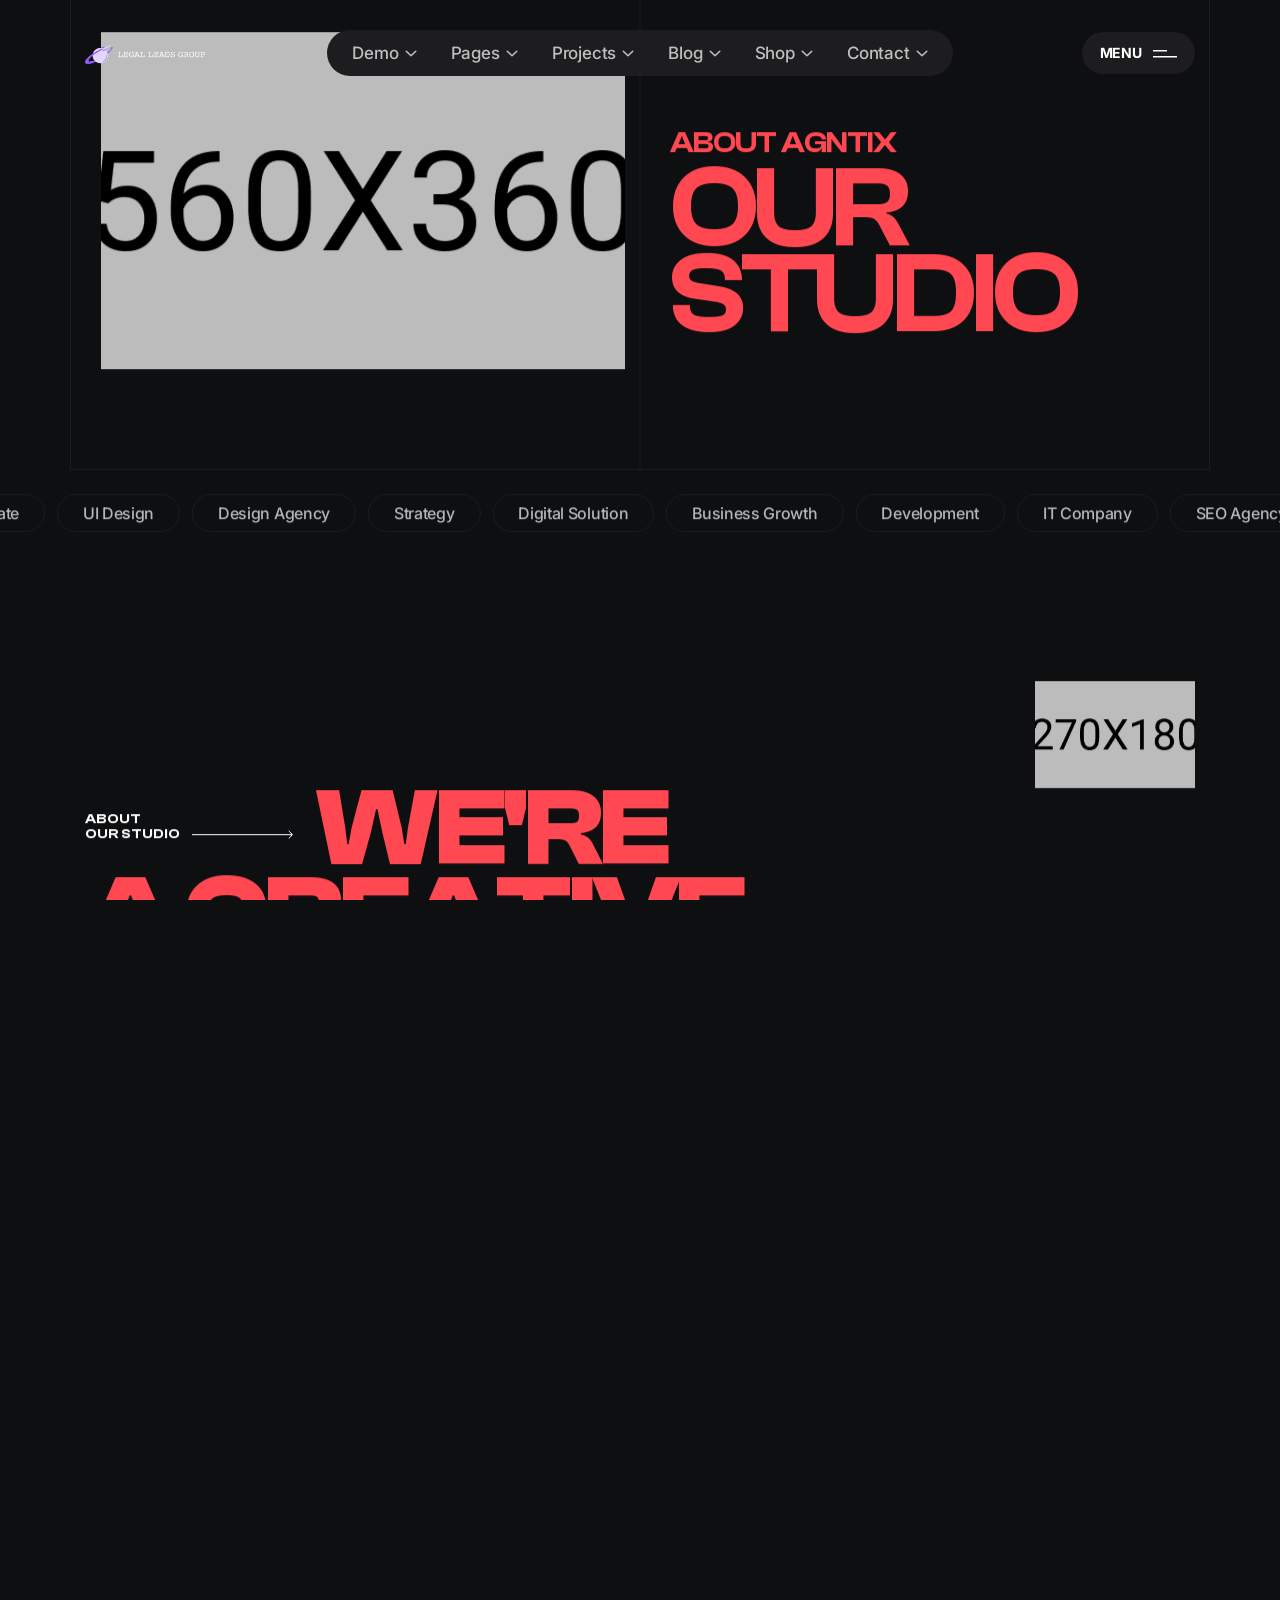
<file: about-creative-dark.html>
<!doctype html>
<html class="no-js agntix-dark" lang="zxx">

<head>

    <meta charset="utf-8">
    <meta http-equiv="x-ua-compatible" content="ie=edge">
    <title>Agntix - Digital Agency & Creative Portfolio HTML Template</title>
    <meta name="description" content="">
    <meta name="viewport" content="width=device-width, initial-scale=1">

    <!-- Place favicon.ico in the root directory -->
    <link rel="shortcut icon" type="image/x-icon" href="assets/img/favicon/favicon.png">

    <!-- CSS here -->
    <!-- CSS here -->
    <link rel="stylesheet" href="assets/css/bootstrap.css">
    <link rel="stylesheet" href="assets/css/slick.css">
    <link rel="stylesheet" href="assets/css/swiper-bundle.css">
    <link rel="stylesheet" href="assets/css/magnific-popup.css">
    <link rel="stylesheet" href="assets/css/font-awesome-pro.css">
    <link rel="stylesheet" href="assets/css/spacing.css">
    <link rel="stylesheet" href="assets/css/atropos.min.css">
    <link rel="stylesheet" href="assets/css/main.css">
    <!-- CSS here -->
    <!-- CSS here -->

</head>

<body class="tp-magic-cursor">

    <!-- Begin magic cursor -->
    <div id="magic-cursor" class="cursor-bg-red">
        <div id="ball"></div>
    </div>
    <!-- End magic cursor -->

    <!-- preloader -->

    <!-- preloader -->
    <div id="preloader">
        <div class="preloader">
            <span></span>
            <span></span>
        </div>
    </div>
    <!-- preloader end  -->
    <!-- preloader end  -->

    <!-- back to top start -->
    <!-- back to top start -->
    <div class="back-to-top-wrapper">
        <button id="back_to_top" type="button" class="back-to-top-btn">
            <svg width="12" height="7" viewBox="0 0 12 7" fill="none" xmlns="http://www.w3.org/2000/svg">
                <path d="M11 6L6 1L1 6" stroke="currentColor" stroke-width="1.5" stroke-linecap="round" stroke-linejoin="round" />
            </svg>
        </button>
    </div>
    <!-- back to top end -->
    <!-- back to top end -->

    <!-- header area start -->

    <!-- header area start -->
    <div id="header-sticky" class="tp-header-area tp-header-inner-style header-inner-white tp-header-ptb tp-header-blur sticky-black-bg header-transparent mt-30">
        <div class="container container-1750">
            <div class="row align-items-center">
                <div class="col-xl-2 col-lg-6 col-6">
                    <div class="tp-header-logo">
                        <a href="index.html">
                            <img data-width="120" class="logo-white" src="assets/img/logo/logo-white.png" alt="">
                            <img data-width="120" class="logo-black d-none" src="assets/img/logo/logo-white.png" alt="">
                        </a>
                    </div>
                </div>
                <div class="col-xl-8 d-none d-xl-block">
                    <div class="tp-header-box text-center">
                        <div class="tp-header-menu tp-header-dropdown dropdown-black-bg">
                            <nav class="tp-mobile-menu-active">
                                <ul>
                                    <li class="has-dropdown">
                                        <a href="index.html">Demo</a>
                                        <div class="tp-megamenu-wrapper mega-menu megamenu-black-bg">
                                            <div class="row gx-0">
                                                <div class="col-xl-2">
                                                    <div class="tp-megamenu-list">
                                                        <h4 class="tp-megamenu-title">Home Light Version</h4>
                                                        <ul>
                                                            <li><a href="index.html">Modern Agency <span class="pop">Popular</span></a></li>
                                                            <li><a href="index-design-studio-light.html">Design Studio</a></li>
                                                            <li><a href="index-digital-marketing-light.html">Digital Marketing <span class="new">Trending</span></a></li>
                                                            <li><a href="index-creative-studio-light.html">Creative Studio</a></li>
                                                            <li><a href="index-design-agency-light.html">Design Agency</a></li>
                                                            <li><a href="index-creative-agency-light.html">Creative Agency</a></li>
                                                            <li><a href="index-architecture-hub-light.html">Architecture Hub <span class="hot">Hot</span></a></li>
                                                            <li><a href="index-unique-ai-image-light.html">AI Image Genaretor</a></li>
                                                        </ul>
                                                    </div>
                                                </div>
                                                <div class="col-xl-2">
                                                    <div class="tp-megamenu-list">
                                                        <h4 class="tp-megamenu-title">Home Dark Version</h4>
                                                        <ul>
                                                            <li><a href="index-dark.html">Modern Agency</a></li>
                                                            <li><a href="index-design-studio-dark.html">Design Studio <span class="hot">Hot</span></a></li>
                                                            <li><a href="index-digital-marketing-dark.html">Digital Marketing</a></li>
                                                            <li><a href="index-creative-studio-dark.html">Creative Studio</a></li>
                                                            <li><a href="index-design-agency-dark.html">Design Agency <span class="hot">Hot</span></a></li>
                                                            <li><a href="index-creative-agency-dark.html">Creative Agency <span class="pop">Popular</span></a></li>
                                                            <li><a href="index-architecture-hub-dark.html">Architecture Hub </a></li>
                                                            <li><a href="index-unique-ai-image-dark.html">AI Image Genaretor <span class="hot">Hot</span></a></li>
                                                        </ul>
                                                    </div>
                                                </div>
                                                <div class="col-xl-2">
                                                    <div class="tp-megamenu-list">
                                                        <h4 class="tp-megamenu-title">Home Light Version</h4>
                                                        <ul>
                                                            <li><a href="index-corporate-agency-light.html">Corporate Agency</a></li>
                                                            <li><a href="index-mobile-application-light.html">Mobile App <span class="pop">Popular</span></a></li>
                                                            <li><a href="index-it-solution-light.html">IT Solutions <span class="hot">Hot</span></a></li>
                                                            <li><a href="index-cryptocurrency-light.html">Cryptocurrency</a></li>
                                                            <li><a href="index-startup-agency-light.html">Startup Agency <span class="pop">Popular</span></a></li>
                                                            <li><a href="index-fashion-studio-light.html">Fashion Studio</a></li>
                                                            <li><a href="index-personal-portfolio-light.html">Personal Portfolio</a></li>
                                                            <li><a href="index-shop-modern-light.html">Shop Home <span class="hot">Hot</span></a></li>
                                                        </ul>
                                                    </div>
                                                </div>
                                                <div class="col-xl-2">
                                                    <div class="tp-megamenu-list">
                                                        <h4 class="tp-megamenu-title">Home Dark Version</h4>
                                                        <ul>
                                                            <li><a href="index-corporate-agency-dark.html">Corporate Agency <span class="hot">Hot</span></a></li>
                                                            <li><a href="index-mobile-application-dark.html">Mobile App</a></li>
                                                            <li><a href="index-it-solution-dark.html">IT Solutions</a></li>
                                                            <li><a href="index-cryptocurrency-dark.html">Cryptocurrency <span class="new">Trending</span></a></li>
                                                            <li><a href="index-startup-agency-dark.html">Startup Agency</a></li>
                                                            <li><a href="index-fashion-studio-dark.html">Fashion Studio <span class="pop">Popular</span></a></li>
                                                            <li><a href="index-personal-portfolio-dark.html">Personal Portfolio</a></li>
                                                            <li><a href="index-shop-modern-dark.html">Shop Home</a></li>
                                                        </ul>
                                                    </div>
                                                </div>
                                                <div class="col-xl-2">
                                                    <div class="tp-megamenu-list">
                                                        <h4 class="tp-megamenu-title">Showcases</h4>
                                                        <ul>
                                                            <li><a href="portfolio-webgl-showcase.html">Webgl Showcase <span class="hot">Hot</span></a></li>
                                                            <li><a href="portfolio-coverflow-slider.html">Coverflow Slider</a></li>
                                                            <li><a href="portfolio-creative-thumb-slider.html">Creative Thumb Slider <span class="hot">Hot</span></a></li>
                                                            <li><a href="portfolio-creative-skew-slider.html">Creative Skew Slider <span class="hot">Hot</span></a></li>
                                                            <li><a href="portfolio-creative-text-slider.html">Creative Text Slider</a></li>
                                                            <li><a href="portfolio-parallax-slider.html">Parallax Slider</a></li>
                                                            <li><a href="portfolio-perspective-slider.html">Paspective Showcase <span class="hot">Hot</span></a></li>
                                                            <li><a href="portfolio-horizontal-showcase.html">Horizontal Showcase</a></li>
                                                        </ul>
                                                    </div>
                                                </div>
                                                <div class="col-xl-2">
                                                    <div class="tp-megamenu-list">
                                                        <h4 class="tp-megamenu-title">Showcases</h4>
                                                        <ul>
                                                            <li><a href="portfolio-wrapper-slider.html">Wrapper Slider <span class="hot">Hot</span></a></li>
                                                            <li><a href="portfolio-slicer.html">Portfolio slicer <span class="hot">Hot</span></a></li>
                                                            <li><a href="portfolio-showcase.html">Portfolio Showcase</a></li>
                                                            <li><a href="brand-showcase.html">Brand Showcase</a></li>
                                                            <li><a href="portfolio-interactive-with-hover.html">Interactive with hover <span class="hot">Hot</span></a></li>
                                                            <li><a href="portfolio-interactive-with-scroll.html">Interactive with Scroll</a></li>
                                                            <li><a href="portfolio-slider-elegant.html">Slider Elegant</a></li>
                                                        </ul>
                                                    </div>
                                                </div>
                                            </div>
                                        </div>
                                    </li>
                                    <li class="has-dropdown">
                                        <a href="#">Pages</a>
                                        <div class="tp-megamenu-wrapper mega-menu megamenu-black-bg">
                                            <div class="row gx-0">
                                                <div class="col-xl-2">
                                                    <div class="tp-megamenu-list">
                                                        <h4 class="tp-megamenu-title">About Light Version</h4>
                                                        <ul>
                                                            <li><a href="about-me-light.html">About Me</a></li>
                                                            <li><a href="about-us-light.html">About Us</a></li>
                                                            <li><a href="about-modern-light.html">Modern About</a></li>
                                                            <li><a href="about-creative-light.html">Creative About</a></li>
                                                            <li><a href="about-startup-light.html">Startup About</a></li>
                                                            <li><a href="career-light.html">Carrer</a></li>
                                                        </ul>
                                                    </div>
                                                </div>
                                                <div class="col-xl-2">
                                                    <div class="tp-megamenu-list">
                                                        <h4 class="tp-megamenu-title">About Dark Version</h4>
                                                        <ul>
                                                            <li><a href="about-me-dark.html">About Me</a></li>
                                                            <li><a href="about-us-dark.html">About Us</a></li>
                                                            <li><a href="about-modern-dark.html">Modern About</a></li>
                                                            <li><a href="about-creative-dark.html">Creative About</a></li>
                                                            <li><a href="about-startup-dark.html">Startup About</a></li>
                                                            <li><a href="career-dark.html">Carrer</a></li>
                                                        </ul>
                                                    </div>
                                                </div>
                                                <div class="col-xl-2">
                                                    <div class="tp-megamenu-list">
                                                        <h4 class="tp-megamenu-title">Services Light Version</h4>
                                                        <ul>
                                                            <li><a href="service-1-light.html">Services</a></li>
                                                            <li><a href="service-2-light.html">Corporate Services</a></li>
                                                            <li><a href="service-3-light.html">Startup Services</a></li>
                                                            <li><a href="service-4-light.html">Modern Services</a></li>
                                                            <li><a href="service-details-light.html">Services Details</a></li>
                                                            <li><a href="service-details-2-light.html">Services Details 02</a></li>
                                                        </ul>
                                                    </div>
                                                </div>
                                                <div class="col-xl-2">
                                                    <div class="tp-megamenu-list">
                                                        <h4 class="tp-megamenu-title">Services Dark Version</h4>
                                                        <ul>
                                                            <li><a href="service-1-dark.html">Services</a></li>
                                                            <li><a href="service-2-dark.html">Corporate Services</a></li>
                                                            <li><a href="service-3-dark.html">Startup Services</a></li>
                                                            <li><a href="service-4-dark.html">Modern Services</a></li>
                                                            <li><a href="service-details-dark.html">Services Details</a></li>
                                                            <li><a href="service-details-2-dark.html">Services Details 02</a></li>
                                                        </ul>
                                                    </div>
                                                </div>
                                                <div class="col-xl-2">
                                                    <div class="tp-megamenu-list">
                                                        <h4 class="tp-megamenu-title">Special Pages Light</h4>
                                                        <ul>
                                                            <li><a href="career-details-light.html">Careers Details</a></li>
                                                            <li><a href="pricing-light.html">Pricing</a></li>
                                                            <li><a href="team-light.html">Team</a></li>
                                                            <li><a href="team-details-light.html">Team Details</a></li>
                                                            <li><a href="faq-light.html">FAQ’s</a></li>
                                                            <li><a href="error-light.html">404 Page</a></li>
                                                        </ul>
                                                    </div>
                                                </div>
                                                <div class="col-xl-2">
                                                    <div class="tp-megamenu-list">
                                                        <h4 class="tp-megamenu-title">Special Pages Dark</h4>
                                                        <ul>
                                                            <li><a href="career-details-dark.html">Careers Details</a></li>
                                                            <li><a href="pricing-dark.html">Pricing</a></li>
                                                            <li><a href="team-dark.html">Team</a></li>
                                                            <li><a href="team-details-dark.html">Team Details</a></li>
                                                            <li><a href="faq-dark.html">FAQ’s</a></li>
                                                            <li><a href="error-dark.html">404 Page</a></li>
                                                        </ul>
                                                    </div>
                                                </div>
                                            </div>
                                        </div>
                                    </li>
                                    <li class="has-dropdown">
                                        <a href="portfolio-metro.html">Projects</a>
                                        <div class="tp-megamenu-wrapper mega-menu megamenu-black-bg">
                                            <div class="row gx-0">
                                                <div class="col-xl-10">
                                                    <div class="row gx-0">
                                                        <div class="col-xl-3">
                                                            <div class="tp-megamenu-list">
                                                                <h4 class="tp-megamenu-title">Portfolio Grid</h4>
                                                                <ul>
                                                                    <li><a href="portfolio-col-2.html">Two Columns</a></li>
                                                                    <li><a href="portfolio-col-3.html">Three Columns</a></li>
                                                                    <li><a href="portfolio-col-4.html">Four Columns Wide</a></li>
                                                                    <li><a href="portfolio-masonry.html">Masonry</a></li>
                                                                    <li><a href="portfolio-metro.html">Portfolio Metro</a></li>
                                                                    <li><a href="portfolio-pinterest.html">Portfolio Pinterest</a></li>
                                                                    <li><a href="portfolio-horizontal-showcase.html">Horizontal Showcase</a></li>
                                                                </ul>
                                                            </div>
                                                        </div>
                                                        <div class="col-xl-3">
                                                            <div class="tp-megamenu-list">
                                                                <h4 class="tp-megamenu-title">Showcases</h4>
                                                                <ul>
                                                                    <li><a href="portfolio-webgl-showcase.html">Webgl Showcase</a></li>
                                                                    <li><a href="portfolio-coverflow-slider.html">Coverflow Slider</a></li>
                                                                    <li><a href="portfolio-creative-thumb-slider.html">Creative Thumb Slider</a></li>
                                                                    <li><a href="portfolio-creative-skew-slider.html">Creative Skew Slider</a></li>
                                                                    <li><a href="portfolio-creative-text-slider.html">Creative Text Slider</a></li>
                                                                    <li><a href="portfolio-parallax-slider.html">Parallax Slider</a></li>
                                                                    <li><a href="portfolio-perspective-slider.html">Paspective Showcase</a></li>
                                                                </ul>
                                                            </div>
                                                        </div>
                                                        <div class="col-xl-3">
                                                            <div class="tp-megamenu-list">
                                                                <h4 class="tp-megamenu-title">Showcases</h4>
                                                                <ul>
                                                                    <li><a href="portfolio-wrapper-slider.html">Wrapper Slider</a></li>
                                                                    <li><a href="portfolio-slicer.html">Portfolio slicer</a></li>
                                                                    <li><a href="portfolio-showcase.html">Portfolio Showcase</a></li>
                                                                    <li><a href="brand-showcase.html">Brand Showcase</a></li>
                                                                    <li><a href="portfolio-interactive-with-hover.html">Interactive with hover</a></li>
                                                                    <li><a href="portfolio-interactive-with-scroll.html">Interactive with Scroll</a></li>
                                                                    <li><a href="portfolio-slider-elegant.html">Slider Elegant</a></li>
                                                                </ul>
                                                            </div>
                                                        </div>
                                                        <div class="col-xl-3">
                                                            <div class="tp-megamenu-list">
                                                                <h4 class="tp-megamenu-title">Single Projects</h4>
                                                                <ul>
                                                                    <li><a href="portfolio-details-classic-stack.html">Classic Stack</a></li>
                                                                    <li><a href="portfolio-details-creative-slider.html">Creative Slider</a></li>
                                                                    <li><a href="portfolio-details-gallery.html">Gallery</a></li>
                                                                    <li><a href="portfolio-details-modern.html">Modern</a></li>
                                                                    <li><a href="portfolio-details-video.html">Video</a></li>
                                                                    <li><a href="portfolio-details-image-comparison.html">Image Comparison</a></li>
                                                                    <li><a href="portfolio-details-custom-light.html">Custom Light</a></li>
                                                                </ul>
                                                            </div>
                                                        </div>
                                                    </div>
                                                </div>
                                                <div class="col-xl-2">
                                                    <div class="tp-megamenu-list">
                                                        <div class="tp-megamenu-thumb">
                                                            <img src="assets/img/menu/menu-1.png" alt="">
                                                        </div>
                                                    </div>
                                                </div>
                                            </div>
                                        </div>
                                    </li>
                                    <li class="has-dropdown">
                                        <a href="blog-list.html">Blog</a>
                                        <ul class="tp-submenu submenu">
                                            <li><a href="blog-standard.html">Blog Classic</a></li>
                                            <li><a href="blog-standard-light.html">Blog Classic Light</a></li>
                                            <li><a href="blog-list.html">Blog Listing</a></li>
                                            <li><a href="blog-list-light.html">Blog Listing Light</a></li>
                                            <li class="menu-item-has-children">
                                                <a href="blog-grid.html">Grid Layout</a>
                                                <ul class="tp-submenu submenu">
                                                    <li><a href="blog-grid-2-col.html">2 Columns</a></li>
                                                    <li><a href="blog-grid-2-col-light.html">2 Columns Light</a></li>
                                                    <li><a href="blog-grid.html">3 Columns</a></li>
                                                    <li><a href="blog-grid-light.html">3 Columns Light</a></li>
                                                    <li><a href="blog-grid-with-sidebar.html">2 Col + sidebar</a></li>
                                                    <li><a href="blog-grid-with-sidebar-light.html">2 Col + sidebar Light</a></li>
                                                </ul>
                                            </li>
                                            <li><a href="blog-masonry.html">Masonry Grid</a></li>
                                            <li><a href="blog-masonry-light.html">Masonry Grid Light</a></li>
                                            <li class="menu-item-has-children"><a href="blog-details-without-sidebar.html">Single Layouts</a>
                                                <ul class="tp-submenu submenu">
                                                    <li><a href="blog-details.html">Blog Single Post</a></li>
                                                    <li><a href="blog-details-light.html">Blog Single Post Light</a></li>
                                                    <li><a href="blog-details-without-sidebar.html">Blog No Sidebar</a></li>
                                                    <li><a href="blog-details-without-sidebar-light.html">Blog No Sidebar Light</a></li>
                                                </ul>
                                            </li>
                                        </ul>
                                    </li>
                                    <li class="has-dropdown">
                                        <a href="index-shop-modern-dark.html">Shop</a>
                                        <ul class="tp-submenu submenu">
                                            <li><a href="index-shop-modern-light.html">Shop Modern</a></li>
                                            <li><a href="index-shop-modern-dark.html">Shop Modern Dark</a></li>
                                            <li><a href="index-shop-with-slider-light.html">Shop With Slider</a></li>
                                            <li><a href="index-shop-with-slider-dark.html">Shop With Slider Dark</a></li>
                                            <li class="menu-item-has-children"><a href="#">Shop Page</a>
                                                <ul class="tp-submenu submenu">
                                                    <li><a href="shop.html">Shop Page</a></li>
                                                    <li><a href="shop-dark.html">Shop Page Dark</a></li>
                                                    <li><a href="shop-details.html">Shop Details</a></li>
                                                    <li><a href="shop-details-dark.html">Shop Details Dark</a></li>
                                                </ul>
                                            </li>
                                            <li class="menu-item-has-children"><a href="#">My Account</a>
                                                <ul class="tp-submenu submenu">
                                                    <li><a href="my-account.html">My Account</a></li>
                                                    <li><a href="cart.html">Cart</a></li>
                                                    <li><a href="checkout.html">Checkout</a></li>
                                                    <li><a href="wishlist.html">Wishlist</a></li>
                                                    <li><a href="login.html">LogIn</a></li>
                                                    <li><a href="register.html">Register</a></li>
                                                </ul>
                                            </li>
                                        </ul>
                                    </li>
                                    <li class="has-dropdown">
                                        <a href="contact-dark.html">Contact</a>
                                        <ul class="tp-submenu submenu">
                                            <li><a href="contact-me-light.html">Contact Me</a></li>
                                            <li><a href="contact-me-dark.html">Contact Me Dark</a></li>
                                            <li><a href="contact-us-light.html">Contact Us</a></li>
                                            <li><a href="contact-us-dark.html">Contact Us Dark</a></li>
                                            <li><a href="contact.html">Get In Touch</a></li>
                                            <li><a href="contact-dark.html">Get In Touch Dark</a></li>
                                        </ul>
                                    </li>
                                </ul>
                            </nav>
                        </div>
                    </div>
                </div>
                <div class="col-xl-2 col-lg-6 col-6">
                    <div class="tp-header-right text-end">
                        <div class="tp-header-14-bar-wrap ml-20">
                            <button class="tp-header-8-bar tp-offcanvas-open-btn">
                                <span>Menu</span>
                                <span>
                                    <svg width="24" height="8" viewBox="0 0 24 8" fill="none" xmlns="http://www.w3.org/2000/svg">
                                        <path d="M0 0H14V1.5H0V0Z" fill="currentcolor" />
                                        <path d="M0 6H24V7.5H0V6Z" fill="currentcolor" />
                                    </svg>
                                </span>
                            </button>
                        </div>
                    </div>
                </div>
            </div>
        </div>
    </div>
    <!-- header area end -->

    <!-- header area end -->

    <!-- offcanvas start -->
    <!-- tp-offcanvus-area-start -->
    <div class="tp-offcanvas-area">
        <div class="tp-offcanvas-wrapper offcanvas-black-bg">
            <div class="tp-offcanvas-top d-flex align-items-center justify-content-between">
                <div class="tp-offcanvas-logo">
                    <a href="index.html">
                        <img class="logo-1" data-width="120" src="assets/img/logo/logo-black.png" alt="">
                        <img class="logo-2" data-width="120" src="assets/img/logo/logo-white.png" alt="">
                    </a>
                </div>
                <div class="tp-offcanvas-close">
                    <button class="tp-offcanvas-close-btn">
                        <svg width="37" height="38" viewBox="0 0 37 38" fill="none" xmlns="http://www.w3.org/2000/svg">
                            <path d="M9.19141 9.80762L27.5762 28.1924" stroke="currentColor" stroke-width="1.5" stroke-linecap="round" stroke-linejoin="round" />
                            <path d="M9.19141 28.1924L27.5762 9.80761" stroke="currentColor" stroke-width="1.5" stroke-linecap="round" stroke-linejoin="round" />
                        </svg>
                    </button>
                </div>
            </div>
            <div class="tp-offcanvas-main">
                <div class="tp-offcanvas-content d-none d-xl-block">
                    <h3 class="tp-offcanvas-title">Hello There!</h3>
                    <p>Lorem ipsum dolor sit amet, consectetur adipiscing elit, </p>
                </div>
                <div class="tp-offcanvas-menu d-xl-none">
                    <nav></nav>
                </div>
                <div class="tp-offcanvas-gallery d-none d-xl-block">
                    <div class="row gx-2">
                        <div class="col-md-3 col-3">
                            <div class="tp-offcanvas-gallery-img fix">
                                <a class="popup-image" href="assets/img/offcanvas/offcanvas-1.jpg"><img src="assets/img/offcanvas/offcanvas-1.jpg" alt=""></a>
                            </div>
                        </div>
                        <div class="col-md-3 col-3">
                            <div class="tp-offcanvas-gallery-img fix">
                                <a class="popup-image" href="assets/img/offcanvas/offcanvas-2.jpg"><img src="assets/img/offcanvas/offcanvas-2.jpg" alt=""></a>
                            </div>
                        </div>
                        <div class="col-md-3 col-3">
                            <div class="tp-offcanvas-gallery-img fix">
                                <a class="popup-image" href="assets/img/offcanvas/offcanvas-3.jpg"><img src="assets/img/offcanvas/offcanvas-3.jpg" alt=""></a>
                            </div>
                        </div>
                        <div class="col-md-3 col-3">
                            <div class="tp-offcanvas-gallery-img fix">
                                <a class="popup-image" href="assets/img/offcanvas/offcanvas-4.jpg"><img src="assets/img/offcanvas/offcanvas-4.jpg" alt=""></a>
                            </div>
                        </div>
                    </div>
                </div>
                <div class="tp-offcanvas-contact">
                    <h3 class="tp-offcanvas-title sm">Information</h3>
                    <ul>
                        <li><a href="tel:1245654">+ 4 20 7700 1007</a></li>
                        <li><a href="mailto:hello@diego.com">hello@diego.com</a></li>
                        <li><a href="#">Avenue de Roma 158b, Lisboa</a></li>
                    </ul>
                </div>
                <div class="tp-offcanvas-social">
                    <h3 class="tp-offcanvas-title sm">Follow Us</h3>
                    <ul>
                        <li>
                            <a href="#">
                                <svg width="16" height="16" viewBox="0 0 16 16" fill="none" xmlns="http://www.w3.org/2000/svg">
                                    <path d="M11.25 1.5H4.75C2.95507 1.5 1.5 2.95507 1.5 4.75V11.25C1.5 13.0449 2.95507 14.5 4.75 14.5H11.25C13.0449 14.5 14.5 13.0449 14.5 11.25V4.75C14.5 2.95507 13.0449 1.5 11.25 1.5Z" stroke="currentColor" stroke-width="1.5" stroke-linecap="round" stroke-linejoin="round" />
                                    <path d="M10.6016 7.5907C10.6818 8.13166 10.5894 8.68414 10.3375 9.16955C10.0856 9.65497 9.68711 10.0486 9.19862 10.2945C8.71014 10.5404 8.15656 10.6259 7.61663 10.5391C7.0767 10.4522 6.57791 10.1972 6.19121 9.81055C5.80451 9.42385 5.54959 8.92506 5.46271 8.38513C5.37583 7.8452 5.46141 7.29163 5.70728 6.80314C5.95315 6.31465 6.34679 5.91613 6.83221 5.66425C7.31763 5.41238 7.87011 5.31998 8.41107 5.4002C8.96287 5.48202 9.47372 5.73915 9.86817 6.1336C10.2626 6.52804 10.5197 7.0389 10.6016 7.5907Z" stroke="currentColor" stroke-width="1.5" stroke-linecap="round" stroke-linejoin="round" />
                                    <path d="M11.5742 4.42578H11.5842" stroke="currentColor" stroke-width="1.5" stroke-linecap="round" stroke-linejoin="round" />
                                </svg>
                            </a>
                        </li>
                        <li>
                            <a href="#">
                                <svg width="18" height="18" viewBox="0 0 18 18" fill="none" xmlns="http://www.w3.org/2000/svg">
                                    <path d="M2.50589 12.7494C4.57662 16.336 9.16278 17.5648 12.7494 15.4941C14.2113 14.65 15.2816 13.388 15.8962 11.9461C16.7895 9.85066 16.7208 7.37526 15.4941 5.25063C14.2674 3.12599 12.1581 1.82872 9.89669 1.55462C8.34063 1.366 6.71259 1.66183 5.25063 2.50589C1.66403 4.57662 0.435172 9.16278 2.50589 12.7494Z" stroke="currentColor" stroke-width="1.5" />
                                    <path d="M12.7127 15.4292C12.7127 15.4292 12.0086 10.4867 10.5011 7.87559C8.99362 5.26451 5.28935 2.57155 5.28935 2.57155M5.68449 15.6124C6.79553 12.2606 12.34 8.54524 16.3975 9.43537M12.311 2.4082C11.1953 5.72344 5.75732 9.38453 1.71875 8.58915" stroke="currentColor" stroke-width="1.5" stroke-linecap="round" />
                                </svg>
                            </a>
                        </li>
                        <li>
                            <a href="#">
                                <svg width="18" height="11" viewBox="0 0 18 11" fill="none" xmlns="http://www.w3.org/2000/svg">
                                    <path d="M1 5.5715H6.33342C7.62867 5.5715 8.61917 6.56199 8.61917 7.85725C8.61917 9.15251 7.62867 10.143 6.33342 10.143H1.76192C1.30477 10.143 1 9.83823 1 9.38108V1.76192C1 1.30477 1.30477 1 1.76192 1H5.5715C6.86676 1 7.85725 1.99049 7.85725 3.28575C7.85725 4.58101 6.86676 5.5715 5.5715 5.5715H1Z" stroke="currentColor" stroke-width="1.5" stroke-miterlimit="10"></path>
                                    <path d="M10.9062 7.09454H17.0016C17.0016 5.41832 15.6301 4.04688 13.9539 4.04688C12.2777 4.04688 10.9062 5.41832 10.9062 7.09454ZM10.9062 7.09454C10.9062 8.77076 12.2777 10.1422 13.9539 10.1422H15.2492" stroke="currentColor" stroke-width="1.5" stroke-miterlimit="10" stroke-linecap="round" stroke-linejoin="round"></path>
                                    <path d="M16.1125 1.44434H11.668" stroke="currentColor" stroke-width="1.2" stroke-miterlimit="10" stroke-linecap="round" stroke-linejoin="round"></path>
                                </svg>
                            </a>
                        </li>
                        <li>
                            <a href="#">
                                <svg width="18" height="14" viewBox="0 0 18 14" fill="none" xmlns="http://www.w3.org/2000/svg">
                                    <path d="M12.75 13H5.25C3 13 1.5 11.5 1.5 9.25V4.75C1.5 2.5 3 1 5.25 1H12.75C15 1 16.5 2.5 16.5 4.75V9.25C16.5 11.5 15 13 12.75 13Z" stroke="currentColor" stroke-width="1.5" stroke-miterlimit="10" stroke-linecap="round" stroke-linejoin="round" />
                                    <path d="M8.70676 5.14837L10.8006 6.40465C11.5543 6.90716 11.5543 7.66093 10.8006 8.16344L8.70676 9.41972C7.86923 9.92224 7.19922 9.50348 7.19922 8.5822V6.06964C7.19922 4.98086 7.86923 4.64585 8.70676 5.14837Z" fill="currentColor" />
                                </svg>
                            </a>
                        </li>
                    </ul>
                </div>
            </div>
        </div>
    </div>
    <div class="body-overlay"></div>
    <!-- tp-offcanvus-area-end -->
    <!-- offcanvas end -->

    <div id="smooth-wrapper">
        <div id="smooth-content">

            <main>

                <!-- about us area start -->
                <section class="tp-about-us-2-area tp-about-us-2-ptb pt-200 p-relative">
                    <div class="tp-about-us-2-line">
                        <img src="assets/img/about-us/about-us/about-us-line.png" alt="">
                    </div>
                    <div class="container container-1800 gx-0">
                        <div class="tp-about-us-2-top pb-20">
                            <div class="row gx-0">
                                <div class="col-lg-6">
                                    <div class="tp-about-us-2-text d-flex justify-content-between">
                                        <div class="tp-about-us-2-text-1">
                                            <p>@agntix.studio</p>
                                        </div>
                                        <div class="tp-about-us-2-text-2 pr-200">
                                            <p>(About)</p>
                                        </div>
                                    </div>
                                </div>
                                <div class="col-lg-6">
                                    <div class="tp-about-us-2-text text-end">
                                        <p>@2025</p>
                                    </div>
                                </div>
                            </div>
                        </div>
                        <div class="tp-about-us-2-wrap">
                            <div class="row">
                                <div class="col-lg-6">
                                    <div class="tp-about-us-2-thumb anim-zoomin-wrap p-relative text-center">
                                        <div class="anim-zoomin">
                                            <img src="assets/img/about-us/about-us/about-us-2-4.jpg" alt="">
                                        </div>
                                        <div class="tp-about-us-2-thumb-shape">
                                            <div class="shape-1"><img src="assets/img/about-us/about-us/about-us-shape.png" alt=""></div>
                                            <div class="shape-2"><img src="assets/img/about-us/about-us/about-us-shape.png" alt=""></div>
                                        </div>
                                    </div>
                                </div>
                                <div class="col-lg-6">
                                    <div class="tp-about-us-2-right p-relative">
                                        <div class="tp-about-us-2-btn d-flex pb-130">
                                            <a href="#">Loading...</a>
                                            <a href="#">Introduction</a>
                                        </div>
                                        <div class="tp-about-us-2-heading">
                                            <span class="tp-about-us-2-subtitle">About Agntix</span>
                                            <h3 class="tp-about-us-2-title tp-text-revel-anim">Our <br>
                                                Studio</h3>
                                        </div>
                                        <div class="tp-about-us-2-right-shape">
                                            <img src="assets/img/about-us/about-us/about-us-shape-2.png" alt="">
                                        </div>
                                    </div>
                                </div>
                            </div>
                        </div>
                    </div>
                </section>
                <!-- about us area end -->

                <!-- text slider area start -->
                <div class="tp-text-slide-area">
                    <div class="tp-text-slide-wrapper">
                        <div class="swiper-container tp-text-slide-active about-us-2">
                            <div class="swiper-wrapper slide-transtion">
                                <div class="swiper-slide">
                                    <div class="tp-text-slide-item">
                                        <span class="tp-about-us-2-text-title">UI Design</span>
                                    </div>
                                </div>
                                <div class="swiper-slide">
                                    <div class="tp-text-slide-item">
                                        <span class="tp-about-us-2-text-title">Design Agency</span>
                                    </div>
                                </div>
                                <div class="swiper-slide">
                                    <div class="tp-text-slide-item">
                                        <span class="tp-about-us-2-text-title">Strategy</span>
                                    </div>
                                </div>
                                <div class="swiper-slide">
                                    <div class="tp-text-slide-item">
                                        <span class="tp-about-us-2-text-title">Digital Solution</span>
                                    </div>
                                </div>
                                <div class="swiper-slide">
                                    <div class="tp-text-slide-item">
                                        <span class="tp-about-us-2-text-title">Business Growth</span>
                                    </div>
                                </div>
                                <div class="swiper-slide">
                                    <div class="tp-text-slide-item">
                                        <span class="tp-about-us-2-text-title">Development</span>
                                    </div>
                                </div>
                                <div class="swiper-slide">
                                    <div class="tp-text-slide-item">
                                        <span class="tp-about-us-2-text-title">IT Company</span>
                                    </div>
                                </div>
                                <div class="swiper-slide">
                                    <div class="tp-text-slide-item">
                                        <span class="tp-about-us-2-text-title">SEO Agency</span>
                                    </div>
                                </div>
                                <div class="swiper-slide">
                                    <div class="tp-text-slide-item">
                                        <span class="tp-about-us-2-text-title">Consulting</span>
                                    </div>
                                </div>
                                <div class="swiper-slide">
                                    <div class="tp-text-slide-item">
                                        <span class="tp-about-us-2-text-title">Branding</span>
                                    </div>
                                </div>
                                <div class="swiper-slide">
                                    <div class="tp-text-slide-item">
                                        <span class="tp-about-us-2-text-title">Lifetime Update</span>
                                    </div>
                                </div>
                            </div>
                        </div>
                    </div>
                </div>
                <!-- text slider area end -->

                <!-- about area start -->
                <div class="studio-about-area pt-200 pb-140">
                    <div class="container container-1830">
                        <div class="studio-about-wrap">
                            <div class="row align-items-start">
                                <div class="col-xl-10">
                                    <div class="studio-about-title-box mb-80">
                                        <span class="tp-section-subtitle-clash clash-subtitle-pos about-us-2">
                                            About <br>
                                            our Studio
                                            <i>
                                                <svg xmlns="http://www.w3.org/2000/svg" width="101" height="9" viewBox="0 0 101 9" fill="none">
                                                    <rect y="4" width="100" height="1" fill="#fff" />
                                                    <path d="M97 7.96366L100.5 4.48183L97 1" stroke="#fff" stroke-linecap="round" stroke-linejoin="round" />
                                                </svg>
                                            </i>
                                        </span>
                                        <h3 class="tp-section-title-clash tp-text-revel-anim"><span class="clash-subtitle-space-1">We're</span><br> a creative digital studio.</h3>
                                    </div>
                                </div>
                                <div class="col-xl-2 d-none d-xl-block">
                                    <div class="studio-about-thumb">
                                        <img data-speed=".8" src="assets/img/about-us/about-us/about-us-2-1.jpg" alt="">
                                    </div>
                                </div>
                            </div>
                            <div class="row align-items-end">
                                <div class="col-xl-4 col-lg-6 col-md-6">
                                    <div class="studio-about-thumb thumb-1">
                                        <img data-speed=".8" src="assets/img/about-us/about-us/about-us-2-2.jpg" alt="">
                                    </div>
                                </div>
                                <div class="col-xl-4 col-lg-6 col-md-6">
                                    <div class="studio-about-content about-us-2 tp_text_anim">
                                        <p class="mb-30">
                                            We have been creating digital
                                            products & providing design support
                                            to ambitious startups & corporations
                                            since 2016.
                                        </p>
                                        <p class="mb-40">
                                            As an award-winning agency with
                                            in the digital jungle, agntix® transcends aesthetics,
                                            crafting your vision into a legacy that endures.
                                        </p>
                                        <div class="tp_fade_anim" data-fade-from="top" data-delay=".7" data-ease="bounce">
                                            <a class="tp-btn-red-border about-us-2" href="contact-dark.html">Get in Touch</a>
                                        </div>
                                    </div>
                                </div>
                                <div class="col-xl-4 col-lg-6 d-none d-xl-block">
                                    <div data-speed="1.1" class="ar-about-exp-wrap d-flex justify-content-xxl-start justify-content-end">
                                        <div class="ar-about-exp-box" data-background="assets/img/home-08/hero/hero-bg-shape-2.png">
                                            <span>Years of <br> Experience</span>
                                            <h4>17</h4>
                                        </div>
                                    </div>
                                </div>
                            </div>
                        </div>
                    </div>
                </div>
                <!-- about area end -->

                <!-- banner area start -->
                <div class="tp-banner-area">
                    <div class="tp-banner-img pink-style">
                        <img class="w-100" data-speed=".7" src="assets/img/home-01/banner/banner-1.jpg" alt="">
                    </div>
                </div>
                <!-- banner area end -->

                <!-- text slider area start -->
                <div class="tp-text-slide-area">
                    <div class="tp-text-slide-wrapper pink-bg">
                        <div class="swiper-container tp-text-slide-active">
                            <div class="swiper-wrapper slide-transtion">
                                <div class="swiper-slide">
                                    <div class="tp-text-slide-item">
                                        <span class="tp-text-slide-title">UI Design</span>
                                    </div>
                                </div>
                                <div class="swiper-slide">
                                    <div class="tp-text-slide-item">
                                        <span class="tp-text-slide-title">Design Agency</span>
                                    </div>
                                </div>
                                <div class="swiper-slide">
                                    <div class="tp-text-slide-item">
                                        <span class="tp-text-slide-title">Strategy</span>
                                    </div>
                                </div>
                                <div class="swiper-slide">
                                    <div class="tp-text-slide-item">
                                        <span class="tp-text-slide-title">Digital Solution</span>
                                    </div>
                                </div>
                                <div class="swiper-slide">
                                    <div class="tp-text-slide-item">
                                        <span class="tp-text-slide-title">Business Growth</span>
                                    </div>
                                </div>
                                <div class="swiper-slide">
                                    <div class="tp-text-slide-item">
                                        <span class="tp-text-slide-title">Development</span>
                                    </div>
                                </div>
                                <div class="swiper-slide">
                                    <div class="tp-text-slide-item">
                                        <span class="tp-text-slide-title">IT Company</span>
                                    </div>
                                </div>
                                <div class="swiper-slide">
                                    <div class="tp-text-slide-item">
                                        <span class="tp-text-slide-title">SEO Agency</span>
                                    </div>
                                </div>
                                <div class="swiper-slide">
                                    <div class="tp-text-slide-item">
                                        <span class="tp-text-slide-title">Consulting</span>
                                    </div>
                                </div>
                                <div class="swiper-slide">
                                    <div class="tp-text-slide-item">
                                        <span class="tp-text-slide-title">Branding</span>
                                    </div>
                                </div>
                                <div class="swiper-slide">
                                    <div class="tp-text-slide-item">
                                        <span class="tp-text-slide-title">Lifetime Update</span>
                                    </div>
                                </div>
                            </div>
                        </div>
                    </div>
                </div>
                <!-- text slider area end -->

                <!-- team area start -->
                <div class="studio-team-area pt-140 mb-60">
                    <div class="container container-1460">
                        <div class="row justify-content-center">
                            <div class="col-xl-8">
                                <div class="studio-team-title-box tp_text_anim text-center mb-80">
                                    <h3 class="tp-section-title-clash tp-text-revel-anim fs-200 mb-20">Our Team Member</h3>
                                </div>
                            </div>
                        </div>
                        <div class="studio-team-wrap z-index-5">
                            <div class="row">
                                <div class="col-md-6 col-sm-6">
                                    <div class="studio-team-thumb-wrap mt-160">
                                        <div class="studio-team-thumb studio-team-thumb-1 p-relative mb-120">
                                            <img src="assets/img/home-06/team/team-1.jpg" alt="">
                                            <div class="studio-team-content text-center">
                                                <h4 class="studio-team-title-sm"><a href="team-details-dark.html">Andrew</a></h4>
                                                <span>Developer</span>
                                            </div>
                                        </div>
                                    </div>
                                </div>
                                <div class="col-md-6 col-sm-6">
                                    <div class="studio-team-thumb-wrap text-xl-end">
                                        <div class="studio-team-thumb studio-team-thumb-3 p-relative mb-120">
                                            <img src="assets/img/home-06/team/team-3.jpg" alt="">
                                            <div class="studio-team-content text-center">
                                                <h4 class="studio-team-title-sm"><a href="team-details-dark.html">Sophia</a></h4>
                                                <span>Developer</span>
                                            </div>
                                        </div>
                                    </div>
                                </div>
                            </div>
                            <div class="row">
                                <div class="col-md-6 col-sm-6">
                                    <div class="studio-team-thumb-wrap mt-160">
                                        <div class="studio-team-thumb studio-team-thumb-2 p-relative mb-120">
                                            <img src="assets/img/home-06/team/team-2.jpg" alt="">
                                            <div class="studio-team-content text-center">
                                                <h4 class="studio-team-title-sm"><a href="team-details-dark.html">Emma</a></h4>
                                                <span>Developer</span>
                                            </div>
                                        </div>
                                    </div>
                                </div>
                                <div class="col-md-6 col-sm-6">
                                    <div class="studio-team-thumb-wrap text-xl-end">
                                        <div class="studio-team-thumb studio-team-thumb-4 p-relative mb-120">
                                            <img src="assets/img/home-06/team/team-4.jpg" alt="">
                                            <div class="studio-team-content text-center">
                                                <h4 class="studio-team-title-sm"><a href="team-details-dark.html">James</a></h4>
                                                <span>Developer</span>
                                            </div>
                                        </div>
                                    </div>
                                </div>
                            </div>
                            <div class="row">
                                <div class="col-md-6 col-sm-6">
                                    <div class="studio-team-thumb-wrap mt-160">
                                        <div class="studio-team-thumb studio-team-thumb-1 p-relative mb-120">
                                            <img src="assets/img/home-06/team/team-5.jpg" alt="">
                                            <div class="studio-team-content text-center">
                                                <h4 class="studio-team-title-sm"><a href="team-details-dark.html">Oliver</a></h4>
                                                <span>Developer</span>
                                            </div>
                                        </div>
                                    </div>
                                </div>
                                <div class="col-md-6 col-sm-6">
                                    <div class="studio-team-thumb-wrap text-xl-end">
                                        <div class="studio-team-thumb studio-team-thumb-3 p-relative mb-120">
                                            <img src="assets/img/home-06/team/team-6.jpg" alt="">
                                            <div class="studio-team-content text-center">
                                                <h4 class="studio-team-title-sm"><a href="team-details-dark.html">Charlotte</a></h4>
                                                <span>Developer</span>
                                            </div>
                                        </div>
                                    </div>
                                </div>
                            </div>
                        </div>
                    </div>
                </div>
                <!-- team area end -->

                <!-- brand area start -->
                <div class="des-brand-area pb-200">
                    <div class="container container-1830">
                        <div class="row">
                            <div class="col-xl-6">
                                <div class="des-brand-title-box mb-40">
                                    <h3 class="tp-section-subtitle-clash color-red mb-0">
                                        Our clients
                                        <i>
                                            <svg width="102" height="9" viewBox="0 0 102 9" fill="none" xmlns="http://www.w3.org/2000/svg">
                                                <path d="M98 8L101.5 4.5L98 1M1 4H101V5H1V4Z" stroke="currentColor" stroke-linecap="round" stroke-linejoin="round" />
                                            </svg>
                                        </i>
                                    </h3>
                                </div>
                            </div>
                        </div>
                    </div>
                    <div class="des-brand-moving-wrap">
                        <div class="des-brand-moving-top moving-text pb-10">
                            <div class="des-brand-item wrapper-text black-style d-flex align-items-center">
                                <div class="des-brand-item-inner">
                                    <img src="assets/img/about-us/about-us/brand/icon-1.png" alt="">
                                </div>
                                <div class="des-brand-item-inner">
                                    <img src="assets/img/about-us/about-us/brand/icon-2.png" alt="">
                                </div>
                                <div class="des-brand-item-inner">
                                    <img src="assets/img/about-us/about-us/brand/icon-3.png" alt="">
                                </div>
                                <div class="des-brand-item-inner">
                                    <img src="assets/img/about-us/about-us/brand/icon-4.png" alt="">
                                </div>
                                <div class="des-brand-item-inner">
                                    <img src="assets/img/about-us/about-us/brand/icon-5.png" alt="">
                                </div>
                                <div class="des-brand-item-inner">
                                    <img src="assets/img/about-us/about-us/brand/icon-1.png" alt="">
                                </div>
                                <div class="des-brand-item-inner">
                                    <img src="assets/img/about-us/about-us/brand/icon-2.png" alt="">
                                </div>
                            </div>
                        </div>
                        <div class="des-brand-moving-bottom moving-text">
                            <div class="des-brand-item wrapper-text black-style d-flex align-items-center">
                                <div class="des-brand-item-inner">
                                    <img src="assets/img/about-us/about-us/brand/icon-1.png" alt="">
                                </div>
                                <div class="des-brand-item-inner">
                                    <img src="assets/img/about-us/about-us/brand/icon-2.png" alt="">
                                </div>
                                <div class="des-brand-item-inner">
                                    <img src="assets/img/about-us/about-us/brand/icon-3.png" alt="">
                                </div>
                                <div class="des-brand-item-inner">
                                    <img src="assets/img/about-us/about-us/brand/icon-4.png" alt="">
                                </div>
                                <div class="des-brand-item-inner">
                                    <img src="assets/img/about-us/about-us/brand/icon-5.png" alt="">
                                </div>
                                <div class="des-brand-item-inner">
                                    <img src="assets/img/about-us/about-us/brand/icon-1.png" alt="">
                                </div>
                                <div class="des-brand-item-inner">
                                    <img src="assets/img/about-us/about-us/brand/icon-2.png" alt="">
                                </div>
                            </div>
                        </div>
                    </div>
                </div>
                <!-- brand area end -->

                <!-- award area start -->
                <div class="studio-award-area pb-120">
                    <div class="container container-1230">
                        <div class="row">
                            <div class="col-xl-10">
                                <div class="studio-award-title-box mb-65">
                                    <h3 class="tp-section-title-clash tp-text-revel-anim">Awards & recognition</h3>
                                </div>
                            </div>
                        </div>
                        <div class="row">
                            <div class="col-xl-4 col-lg-4">
                                <div class="studio-award-subtitle-box">
                                    <h3 class="tp-section-subtitle-clash color-red mb-0">
                                        Our <br> Achievements
                                        <i>
                                            <svg width="102" height="9" viewBox="0 0 102 9" fill="none" xmlns="http://www.w3.org/2000/svg">
                                                <path d="M98 8L101.5 4.5L98 1M1 4H101V5H1V4Z" stroke="currentColor" stroke-linecap="round" stroke-linejoin="round" />
                                            </svg>
                                        </i>
                                    </h3>
                                </div>
                            </div>
                            <div class="col-xl-8 col-lg-8">
                                <div class="studio-award-content-wrap">
                                    <div class="studio-award-content tp_text_anim">
                                        <p>
                                            From 2004, We have harvest more <br>
                                            of a thirties of price, Who are there
                                            guarantee that Welet's give THE best
                                            has each project.
                                        </p>
                                    </div>
                                    <div class="row gx-55">
                                        <div class="col-md-4 mb-30">
                                            <div class="studio-award-item tp_fade_anim" data-delay=".3">
                                                <div class="studio-award-icon">
                                                    <img src="assets/img/home-06/award/award-1.png" alt="">
                                                </div>
                                                <span>3x Site of the Day</span>
                                            </div>
                                        </div>
                                        <div class="col-md-4 mb-30">
                                            <div class="studio-award-item tp_fade_anim" data-delay=".5">
                                                <div class="studio-award-icon">
                                                    <img src="assets/img/home-06/award/award-2.png" alt="">
                                                </div>
                                                <span>Site of the year</span>
                                            </div>
                                        </div>
                                        <div class="col-md-4 mb-30">
                                            <div class="studio-award-item tp_fade_anim" data-delay=".7">
                                                <div class="studio-award-icon">
                                                    <img src="assets/img/home-06/award/award-3.png" alt="">
                                                </div>
                                                <span>2x Site of the Day</span>
                                            </div>
                                        </div>
                                    </div>
                                </div>
                            </div>
                        </div>
                    </div>
                </div>
                <!-- award area end -->


                <!-- funfact area start -->
                <div class="ar-funfact-area ar-funfact-bg mb-60" data-background="assets/img/home-08/hero/hero-bg-shape.png">
                    <div class="container container-1330">
                        <div class="row">
                            <div class="col-lg-3 col-md-4">
                                <div class="ar-funfact-item text-center mb-40 tp_fade_anim" data-delay=".3">
                                    <h4><i data-purecounter-duration="1" data-purecounter-end="4" class="purecounter">0</i>k+</h4>
                                    <span>Projects completed</span>
                                </div>
                            </div>
                            <div class="col-lg-3 col-md-4">
                                <div class="ar-funfact-item text-center mb-40 tp_fade_anim" data-delay=".5">
                                    <h4><i data-purecounter-duration="1" data-purecounter-end="91" class="purecounter">0</i>+</h4>
                                    <span>renovation experts</span>
                                </div>
                            </div>
                            <div class="col-lg-3 col-md-4">
                                <div class="ar-funfact-item text-center mb-40 tp_fade_anim" data-delay=".7">
                                    <h4><i data-purecounter-duration="1" data-purecounter-end="42" class="purecounter">0</i>+</h4>
                                    <span>renovation experts</span>
                                </div>
                            </div>
                            <div class="col-lg-3 col-md-4">
                                <div class="ar-funfact-item text-center mb-40 tp_fade_anim" data-delay=".8">
                                    <h4><i data-purecounter-duration="1" data-purecounter-end="24" class="purecounter">0</i>+</h4>
                                    <span>Projects completed</span>
                                </div>
                            </div>
                        </div>
                    </div>
                </div>
                <!-- funfact area end -->


                <!-- service area start -->
                <div class="studio-service-area studio-service-dark pt-60 pb-200">
                    <div class="container container-1830">
                        <div class="studio-service-wrap">
                            <div class="row">
                                <div class="col-xl-10">
                                    <div class="studio-award-title-box mb-65">
                                        <h3 class="tp-section-title-clash tp-text-revel-anim">Awards & recognition</h3>
                                    </div>
                                </div>
                            </div>
                            <div class="row">
                                <div class="col-lg-12">
                                    <div class="studio-award-subtitle-box mb-50">
                                        <h3 class="tp-section-subtitle-clash color-red mb-0">
                                            Our <br> Achievements
                                            <i>
                                                <svg width="102" height="9" viewBox="0 0 102 9" fill="none" xmlns="http://www.w3.org/2000/svg">
                                                    <path d="M98 8L101.5 4.5L98 1M1 4H101V5H1V4Z" stroke="#FF535B" stroke-linecap="round" stroke-linejoin="round" />
                                                </svg>
                                            </i>
                                        </h3>
                                    </div>
                                </div>
                            </div>
                            <div class="row">
                                <div class="col-xl-12">
                                    <div class="studio-service-item-wrap">
                                        <div class="tp-award-item-wrap p-relative">
                                            <a href="service-details-2-dark.html">
                                                <div class="tp-award-item hover-reveal-item p-relative">
                                                    <div class="row align-items-center">
                                                        <div class="col-md-8">
                                                            <div class="tp-award-box-left z-index-3">
                                                                <span class="tp-award-year">01</span>
                                                                <span class="tp-award-text">mobile app</span>
                                                            </div>
                                                        </div>
                                                        <div class="col-md-4">
                                                            <div class="tp-award-box-right z-index-3 d-flex justify-content-start justify-content-md-end">
                                                                <span class="tp-award-icon">
                                                                    <svg width="12" height="12" viewBox="0 0 12 12" fill="none" xmlns="http://www.w3.org/2000/svg">
                                                                        <path d="M1 11L11 1M11 1H1M11 1V11" stroke="currentcolor" stroke-width="1.5" stroke-linecap="round" stroke-linejoin="round" />
                                                                    </svg>
                                                                </span>
                                                            </div>
                                                        </div>
                                                    </div>
                                                    <div class="studio-service-reveal-img" data-background="assets/img/home-06/service/service-1.jpg"></div>
                                                </div>
                                            </a>
                                            <a href="service-details-2-dark.html">
                                                <div class="tp-award-item hover-reveal-item p-relative">
                                                    <div class="row align-items-center">
                                                        <div class="col-md-8">
                                                            <div class="tp-award-box-left z-index-3">
                                                                <span class="tp-award-year">02</span>
                                                                <span class="tp-award-text">UI / ux design</span>
                                                            </div>
                                                        </div>
                                                        <div class="col-md-4">
                                                            <div class="tp-award-box-right z-index-3 d-flex justify-content-start justify-content-md-end">
                                                                <span class="tp-award-icon">
                                                                    <svg width="12" height="12" viewBox="0 0 12 12" fill="none" xmlns="http://www.w3.org/2000/svg">
                                                                        <path d="M1 11L11 1M11 1H1M11 1V11" stroke="currentcolor" stroke-width="1.5" stroke-linecap="round" stroke-linejoin="round" />
                                                                    </svg>
                                                                </span>
                                                            </div>
                                                        </div>
                                                    </div>
                                                    <div class="studio-service-reveal-img" data-background="assets/img/home-06/service/service-2.jpg"></div>
                                                </div>
                                            </a>
                                            <a href="service-details-2-dark.html">
                                                <div class="tp-award-item hover-reveal-item p-relative">
                                                    <div class="row align-items-center">
                                                        <div class="col-md-8">
                                                            <div class="tp-award-box-left z-index-3">
                                                                <span class="tp-award-year">03</span>
                                                                <span class="tp-award-text">3D Modeling Services</span>
                                                            </div>
                                                        </div>
                                                        <div class="col-md-4">
                                                            <div class="tp-award-box-right z-index-3 d-flex justify-content-start justify-content-md-end">
                                                                <span class="tp-award-icon">
                                                                    <svg width="12" height="12" viewBox="0 0 12 12" fill="none" xmlns="http://www.w3.org/2000/svg">
                                                                        <path d="M1 11L11 1M11 1H1M11 1V11" stroke="currentcolor" stroke-width="1.5" stroke-linecap="round" stroke-linejoin="round" />
                                                                    </svg>
                                                                </span>
                                                            </div>
                                                        </div>
                                                    </div>
                                                    <div class="studio-service-reveal-img" data-background="assets/img/home-06/service/service-3.jpg"></div>
                                                </div>
                                            </a>
                                            <a href="service-details-2-dark.html">
                                                <div class="tp-award-item hover-reveal-item p-relative">
                                                    <div class="row align-items-center">
                                                        <div class="col-md-8">
                                                            <div class="tp-award-box-left z-index-3">
                                                                <span class="tp-award-year">04</span>
                                                                <span class="tp-award-text">Creative Direction</span>
                                                            </div>
                                                        </div>
                                                        <div class="col-md-4">
                                                            <div class="tp-award-box-right z-index-3 d-flex justify-content-start justify-content-md-end">
                                                                <span class="tp-award-icon">
                                                                    <svg width="12" height="12" viewBox="0 0 12 12" fill="none" xmlns="http://www.w3.org/2000/svg">
                                                                        <path d="M1 11L11 1M11 1H1M11 1V11" stroke="currentcolor" stroke-width="1.5" stroke-linecap="round" stroke-linejoin="round" />
                                                                    </svg>
                                                                </span>
                                                            </div>
                                                        </div>
                                                    </div>
                                                    <div class="studio-service-reveal-img" data-background="assets/img/home-06/service/service-4.jpg"></div>
                                                </div>
                                            </a>
                                            <a href="service-details-2-dark.html">
                                                <div class="tp-award-item hover-reveal-item p-relative">
                                                    <div class="row align-items-center">
                                                        <div class="col-md-8">
                                                            <div class="tp-award-box-left z-index-3">
                                                                <span class="tp-award-year">05</span>
                                                                <span class="tp-award-text">WEB Development</span>
                                                            </div>
                                                        </div>
                                                        <div class="col-md-4">
                                                            <div class="tp-award-box-right z-index-3 d-flex justify-content-start justify-content-md-end">
                                                                <span class="tp-award-icon">
                                                                    <svg width="12" height="12" viewBox="0 0 12 12" fill="none" xmlns="http://www.w3.org/2000/svg">
                                                                        <path d="M1 11L11 1M11 1H1M11 1V11" stroke="currentcolor" stroke-width="1.5" stroke-linecap="round" stroke-linejoin="round" />
                                                                    </svg>
                                                                </span>
                                                            </div>
                                                        </div>
                                                    </div>
                                                    <div class="studio-service-reveal-img" data-background="assets/img/home-06/service/service-5.jpg"></div>
                                                </div>
                                            </a>
                                            <a href="service-details-2-dark.html">
                                                <div class="tp-award-item hover-reveal-item p-relative">
                                                    <div class="row align-items-center">
                                                        <div class="col-md-8">
                                                            <div class="tp-award-box-left z-index-3">
                                                                <span class="tp-award-year">06</span>
                                                                <span class="tp-award-text">Brand Identity</span>
                                                            </div>
                                                        </div>
                                                        <div class="col-md-4">
                                                            <div class="tp-award-box-right z-index-3 d-flex justify-content-start justify-content-md-end">
                                                                <span class="tp-award-icon">
                                                                    <svg width="12" height="12" viewBox="0 0 12 12" fill="none" xmlns="http://www.w3.org/2000/svg">
                                                                        <path d="M1 11L11 1M11 1H1M11 1V11" stroke="currentcolor" stroke-width="1.5" stroke-linecap="round" stroke-linejoin="round" />
                                                                    </svg>
                                                                </span>
                                                            </div>
                                                        </div>
                                                    </div>
                                                    <div class="studio-service-reveal-img" data-background="assets/img/home-06/service/service-6.jpg"></div>
                                                </div>
                                            </a>
                                        </div>
                                    </div>
                                </div>
                            </div>
                        </div>
                    </div>
                </div>
                <!-- service area end -->


            </main>

            <footer>

                <!-- footer area start -->
                <div class="tp-footer-area tp-footer-style-6 pt-120 pb-35" data-bg-color="#1b1b1d">
                    <div class="container">
                        <div class="row align-items-center">
                            <div class="col-xl-4 col-lg-4 col-md-12">
                                <div class="tp-footer-widget tp-footer-col-1 pb-40 tp_fade_anim" data-delay=".3">
                                    <h4 class="tp-footer-widget-title">Helping <br> start-ups scale & grow.</h4>
                                    <div class="tp-footer-widget-social">
                                        <a href="#">
                                            <span>
                                                <svg width="12" height="16" viewBox="0 0 12 16" fill="none" xmlns="http://www.w3.org/2000/svg">
                                                    <path fill-rule="evenodd" clip-rule="evenodd" d="M1.82727 6.83333C1.14284 6.83333 1 6.96763 1 7.61111V8.77778C1 9.42126 1.14284 9.55556 1.82727 9.55556H3.48182V14.2222C3.48182 14.8657 3.62466 15 4.30909 15H5.96364C6.64807 15 6.79091 14.8657 6.79091 14.2222V9.55556H8.64871C9.1678 9.55556 9.30155 9.4607 9.44416 8.99145L9.7987 7.82478C10.043 7.02095 9.89246 6.83333 9.00326 6.83333H6.79091V4.88889C6.79091 4.45933 7.16129 4.11111 7.61818 4.11111H9.97273C10.6572 4.11111 10.8 3.97681 10.8 3.33333V1.77778C10.8 1.1343 10.6572 1 9.97273 1H7.61818C5.33373 1 3.48182 2.74111 3.48182 4.88889V6.83333H1.82727Z" stroke="currentcolor" stroke-width="1.5" stroke-linejoin="round" />
                                                </svg>
                                            </span>
                                        </a>
                                        <a href="#">
                                            <span>
                                                <svg width="14" height="13" viewBox="0 0 14 13" fill="none" xmlns="http://www.w3.org/2000/svg">
                                                    <path fill-rule="evenodd" clip-rule="evenodd" d="M4.41177 0H0L5.23083 6.87316L0.334618 12.6389H2.59681L6.29998 8.27809L9.58823 12.5988H14L8.6172 5.52593L8.62673 5.53813L13.2614 0.0802914H10.9992L7.55741 4.13336L4.41177 0ZM2.43522 1.20371H3.80866L11.5648 11.395H10.1913L2.43522 1.20371Z" fill="currentcolor" />
                                                </svg>
                                            </span>
                                        </a>
                                        <a href="#">
                                            <span>
                                                <svg width="18" height="18" viewBox="0 0 18 18" fill="none" xmlns="http://www.w3.org/2000/svg">
                                                    <path d="M16.9989 10.0113C16.2575 9.87227 15.4949 9.7998 14.7168 9.7998C10.435 9.7998 6.62665 11.9938 4.19922 15.3997M14.5997 3.39941C12.0962 6.33329 8.33416 8.19931 4.12763 8.19931C3.05145 8.19931 2.00436 8.07718 1 7.84627M11.0941 17.0005C11.2946 16.0293 11.3999 15.0235 11.3999 13.9931C11.3999 8.94036 8.86738 4.47788 5 1.80078M16.9997 8.99983C16.9997 13.418 13.418 16.9997 8.99983 16.9997C4.58165 16.9997 1 13.418 1 8.99983C1 4.58165 4.58165 1 8.99983 1C13.418 1 16.9997 4.58165 16.9997 8.99983Z" stroke="currentcolor" stroke-width="1.5" stroke-linejoin="round" />
                                                </svg>
                                            </span>
                                        </a>
                                        <a href="#">
                                            <span>
                                                <svg width="16" height="16" viewBox="0 0 16 16" fill="none" xmlns="http://www.w3.org/2000/svg">
                                                    <path d="M12.0586 4.94727C12.6109 4.94727 13.0586 4.49955 13.0586 3.94727C13.0586 3.39498 12.6109 2.94727 12.0586 2.94727V4.94727ZM12.0496 2.94727C11.4973 2.94727 11.0496 3.39498 11.0496 3.94727C11.0496 4.49955 11.4973 4.94727 12.0496 4.94727V2.94727ZM8 14C6.32181 14 5.16377 13.9979 4.2928 13.8808C3.45059 13.7675 3.02803 13.5636 2.73223 13.2678L1.31802 14.682C2.04735 15.4113 2.96231 15.7199 4.0263 15.8629C5.06152 16.0021 6.37835 16 8 16V14ZM0 8C0 9.62165 -0.00212373 10.9385 0.137058 11.9737C0.280107 13.0377 0.588687 13.9526 1.31802 14.682L2.73223 13.2678C2.43644 12.972 2.23246 12.5494 2.11922 11.7072C2.00212 10.8362 2 9.67819 2 8H0ZM14 8C14 9.67819 13.9979 10.8362 13.8808 11.7072C13.7675 12.5494 13.5636 12.972 13.2678 13.2678L14.682 14.682C15.4113 13.9526 15.7199 13.0377 15.8629 11.9737C16.0021 10.9385 16 9.62165 16 8H14ZM8 16C9.62165 16 10.9385 16.0021 11.9737 15.8629C13.0377 15.7199 13.9526 15.4113 14.682 14.682L13.2678 13.2678C12.972 13.5636 12.5494 13.7675 11.7072 13.8808C10.8362 13.9979 9.67819 14 8 14V16ZM8 2C9.67819 2 10.8362 2.00212 11.7072 2.11922C12.5494 2.23246 12.972 2.43644 13.2678 2.73223L14.682 1.31802C13.9526 0.588687 13.0377 0.280107 11.9737 0.137058C10.9385 -0.00212373 9.62165 0 8 0V2ZM16 8C16 6.37835 16.0021 5.06152 15.8629 4.0263C15.7199 2.96231 15.4113 2.04735 14.682 1.31802L13.2678 2.73223C13.5636 3.02803 13.7675 3.45059 13.8808 4.2928C13.9979 5.16377 14 6.32181 14 8H16ZM8 0C6.37835 0 5.06152 -0.00212373 4.0263 0.137058C2.96231 0.280107 2.04735 0.588687 1.31802 1.31802L2.73223 2.73223C3.02803 2.43644 3.45059 2.23246 4.2928 2.11922C5.16377 2.00212 6.32181 2 8 2V0ZM2 8C2 6.32181 2.00212 5.16377 2.11922 4.2928C2.23246 3.45059 2.43644 3.02803 2.73223 2.73223L1.31802 1.31802C0.588687 2.04735 0.280107 2.96231 0.137058 4.0263C-0.00212373 5.06152 0 6.37835 0 8H2ZM10.3171 8.00134C10.3171 9.28031 9.28031 10.3171 8.00134 10.3171V12.3171C10.3849 12.3171 12.3171 10.3849 12.3171 8.00134H10.3171ZM8.00134 10.3171C6.72236 10.3171 5.68555 9.28031 5.68555 8.00134H3.68555C3.68555 10.3849 5.61779 12.3171 8.00134 12.3171V10.3171ZM5.68555 8.00134C5.68555 6.72236 6.72236 5.68555 8.00134 5.68555V3.68555C5.61779 3.68555 3.68555 5.61779 3.68555 8.00134H5.68555ZM8.00134 5.68555C9.28031 5.68555 10.3171 6.72236 10.3171 8.00134H12.3171C12.3171 5.61779 10.3849 3.68555 8.00134 3.68555V5.68555ZM12.0586 2.94727H12.0496V4.94727H12.0586V2.94727Z" fill="currentcolor" />
                                                </svg>
                                            </span>
                                        </a>
                                    </div>
                                </div>
                            </div>
                            <div class="col-xl-5 col-lg-4 col-md-6">
                                <div class="tp-footer-widget tp-footer-col-2 pb-40 tp_fade_anim" data-delay=".5">
                                    <h4 class="tp-footer-widget-title-sm pre mb-25">Quick links</h4>
                                    <div class="tp-footer-widget-menu">
                                        <ul>
                                            <li><a href="#">About</a></li>
                                            <li><a href="#">Who we are</a></li>
                                            <li><a href="#">Services</a></li>
                                            <li><a href="#">Projects</a></li>
                                            <li><a href="#">Blog</a></li>
                                            <li><a href="#">Pricing</a></li>
                                            <li><a href="#">Contact Us</a></li>
                                        </ul>
                                    </div>
                                </div>
                            </div>
                            <div class="col-xl-3 col-lg-4 col-md-6">
                                <div class="tp-footer-widget tp-footer-col-3 pb-40 mb-30 tp_fade_anim" data-delay=".7">
                                    <h4 class="tp-footer-widget-title-sm pre mb-20">Contact</h4>
                                    <div class="tp-footer-widget-info">
                                        <a href="mailto:agntixs@studio.com">agntixs@studio.com</a>
                                        <a href="tel:+3025550107">+(302) 555-0107</a>
                                    </div>
                                    <div class="tp-footer-widget-info">
                                        <a href="https://www.google.com/maps/" target="_blank">4517 Washington Ave. Manchester, <br> Kentucky 39495</a>
                                    </div>
                                </div>
                            </div>
                        </div>
                    </div>
                </div>

                <div class="tp-copyright-area tp-copyright-style-6" data-bg-color="#1b1b1d">
                    <div class="container">
                        <div class="row">
                            <div class="col-xl-12">
                                <div class="tp-copyright-content text-center text-md-start tp_fade_anim" data-delay=".3" data-fade-from="bottom" data-ease="bounce" data-on-scroll="3">
                                    <h2 class="tp-copyright-big-text">Agntix.studio</h2>
                                </div>
                            </div>
                        </div>
                        <div class="tp-copyright-bottom">
                            <div class="row">
                                <div class="col-md-6">
                                    <div class="tp-copyright-left text-center text-md-start">
                                        <span>©2025 Agntix Design Studio.</span>
                                    </div>
                                </div>
                                <div class="col-md-6">
                                    <div class="tp-copyright-right text-center text-md-end">
                                        <a href="#">Terms and Conditions</a>
                                        <a href="#">Privacy Policy</a>
                                    </div>
                                </div>
                            </div>
                        </div>
                    </div>
                </div>
                <!-- footer area end -->

            </footer>

        </div>
    </div>



    <!-- JS here -->

    <!-- JS here -->


    <script src="assets/js/vendor/jquery.js"></script>
    <script src="assets/js/bootstrap-bundle.js"></script>
    <script src="assets/js/swiper-bundle.js"></script>
    <script src="assets/js/plugin.js"></script>
    <script src="assets/js/three.js"></script>
    <script src="assets/js/slick.js"></script>
    <script src="assets/js/scroll-magic.js"></script>
    <script src="assets/js/hover-effect.umd.js"></script>
    <script src="assets/js/magnific-popup.js"></script>
    <script src="assets/js/parallax-slider.js"></script>
    <script src="assets/js/nice-select.js"></script>
    <script src="assets/js/purecounter.js"></script>
    <script src="assets/js/isotope-pkgd.js"></script>
    <script src="assets/js/imagesloaded-pkgd.js"></script>
    <script src="assets/js/ajax-form.js"></script>
    <script src="assets/js/Observer.min.js"></script>
    <script src="assets/js/splitting.min.js"></script>
    <script src="assets/js/webgl.js"></script>
    <script src="assets/js/parallax-scroll.js"></script>
    <script src="assets/js/atropos.js"></script>
    <script src="assets/js/slider-active.js"></script>
    <script src="assets/js/main.js"></script>
    <script src="assets/js/tp-cursor.js"></script>
    <script src="assets/js/portfolio-slider-1.js"></script>
    <script type="module" src="assets/js/distortion-img.js"></script>
    <script type="module" src="assets/js/skew-slider/index.js"></script>
    <script type="module" src="assets/js/img-revel/index.js"></script>


    <!-- JS here -->
    <!-- JS here -->

</body>

</html>
</file>
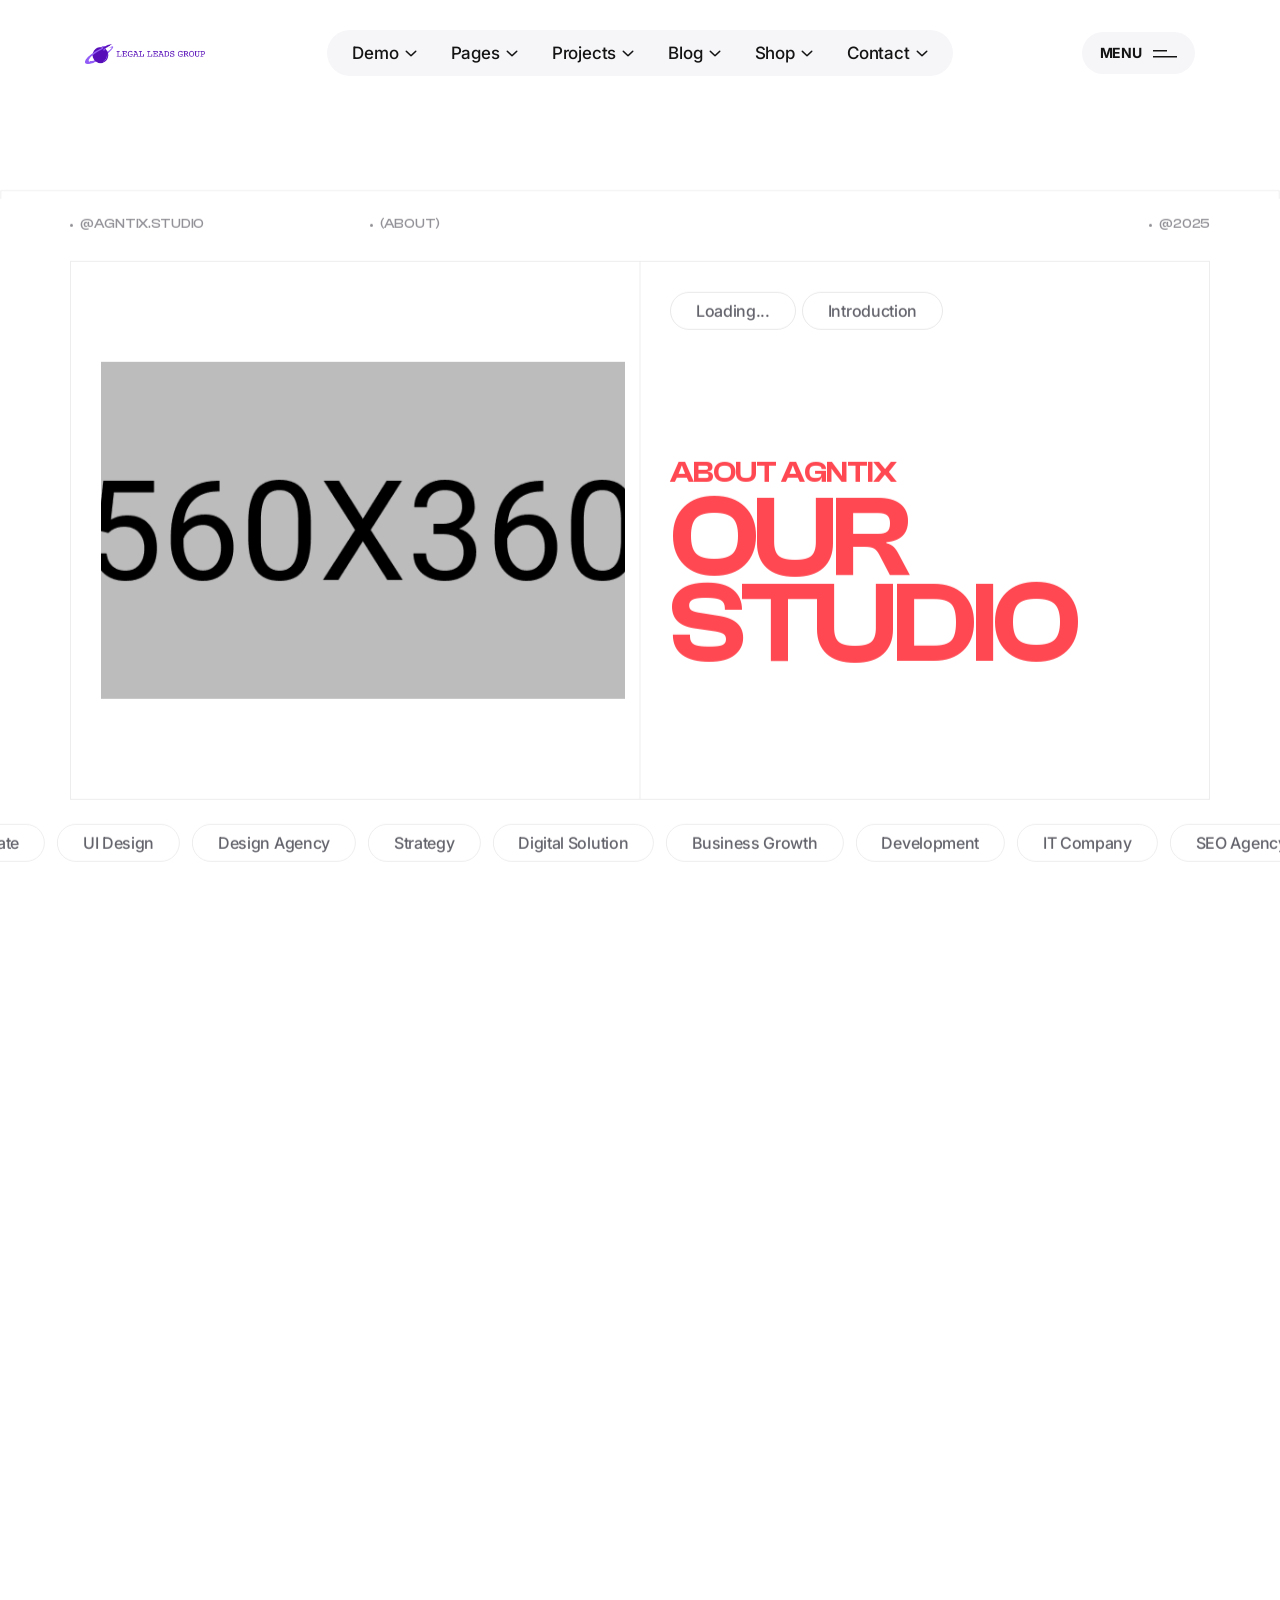
<file: about-creative-light.html>
<!doctype html>
<html class="no-js" lang="zxx">

<head>

    <meta charset="utf-8">
    <meta http-equiv="x-ua-compatible" content="ie=edge">
    <title>Agntix - Digital Agency & Creative Portfolio HTML Template</title>
    <meta name="description" content="">
    <meta name="viewport" content="width=device-width, initial-scale=1">

    <!-- Place favicon.ico in the root directory -->
    <link rel="shortcut icon" type="image/x-icon" href="assets/img/favicon/favicon.png">

    <!-- CSS here -->
    <!-- CSS here -->
    <link rel="stylesheet" href="assets/css/bootstrap.css">
    <link rel="stylesheet" href="assets/css/slick.css">
    <link rel="stylesheet" href="assets/css/swiper-bundle.css">
    <link rel="stylesheet" href="assets/css/magnific-popup.css">
    <link rel="stylesheet" href="assets/css/font-awesome-pro.css">
    <link rel="stylesheet" href="assets/css/spacing.css">
    <link rel="stylesheet" href="assets/css/atropos.min.css">
    <link rel="stylesheet" href="assets/css/main.css">
    <!-- CSS here -->
    <!-- CSS here -->

</head>

<body class="tp-magic-cursor">

    <!-- Begin magic cursor -->
    <div id="magic-cursor" class="cursor-bg-red">
        <div id="ball"></div>
    </div>
    <!-- End magic cursor -->

    <!-- preloader -->

    <!-- preloader -->
    <div id="preloader">
        <div class="preloader">
            <span></span>
            <span></span>
        </div>
    </div>
    <!-- preloader end  -->
    <!-- preloader end  -->

    <!-- back to top start -->
    <!-- back to top start -->
    <div class="back-to-top-wrapper">
        <button id="back_to_top" type="button" class="back-to-top-btn">
            <svg width="12" height="7" viewBox="0 0 12 7" fill="none" xmlns="http://www.w3.org/2000/svg">
                <path d="M11 6L6 1L1 6" stroke="currentColor" stroke-width="1.5" stroke-linecap="round" stroke-linejoin="round" />
            </svg>
        </button>
    </div>
    <!-- back to top end -->
    <!-- back to top end -->


    <!-- header area start -->

    <!-- header area start -->
    <div id="header-sticky" class="tp-header-area tp-header-inner-style tp-header-ptb tp-header-blur sticky-white-bg header-transparent mt-30 @@class">
        <div class="container container-1750">
            <div class="row align-items-center">
                <div class="col-xl-2 col-lg-6 col-6">
                    <div class="tp-header-logo">
                        <a href="index.html">
                            <img data-width="120" class="logo-white" src="assets/img/logo/logo-black.png" alt="">
                            <img data-width="120" class="logo-black d-none" src="assets/img/logo/logo-black.png" alt="">
                        </a>
                    </div>
                </div>
                <div class="col-xl-8 d-none d-xl-block">
                    <div class="tp-header-box text-center">
                        <div class="tp-header-menu tp-header-dropdown dropdown-white-bg">
                            <nav class="tp-mobile-menu-active">
                                <ul>
                                    <li class="has-dropdown">
                                        <a href="index.html">Demo</a>
                                        <div class="tp-megamenu-wrapper mega-menu megamenu-white-bg">
                                            <div class="row gx-0">
                                                <div class="col-xl-2">
                                                    <div class="tp-megamenu-list">
                                                        <h4 class="tp-megamenu-title">Home Light Version</h4>
                                                        <ul>
                                                            <li><a href="index.html">Modern Agency <span class="pop">Popular</span></a></li>
                                                            <li><a href="index-design-studio-light.html">Design Studio</a></li>
                                                            <li><a href="index-digital-marketing-light.html">Digital Marketing <span class="new">Trending</span></a></li>
                                                            <li><a href="index-creative-studio-light.html">Creative Studio</a></li>
                                                            <li><a href="index-design-agency-light.html">Design Agency</a></li>
                                                            <li><a href="index-creative-agency-light.html">Creative Agency</a></li>
                                                            <li><a href="index-architecture-hub-light.html">Architecture Hub <span class="hot">Hot</span></a></li>
                                                            <li><a href="index-unique-ai-image-light.html">AI Image Genaretor</a></li>
                                                        </ul>
                                                    </div>
                                                </div>
                                                <div class="col-xl-2">
                                                    <div class="tp-megamenu-list">
                                                        <h4 class="tp-megamenu-title">Home Dark Version</h4>
                                                        <ul>
                                                            <li><a href="index-dark.html">Modern Agency</a></li>
                                                            <li><a href="index-design-studio-dark.html">Design Studio <span class="hot">Hot</span></a></li>
                                                            <li><a href="index-digital-marketing-dark.html">Digital Marketing</a></li>
                                                            <li><a href="index-creative-studio-dark.html">Creative Studio</a></li>
                                                            <li><a href="index-design-agency-dark.html">Design Agency <span class="hot">Hot</span></a></li>
                                                            <li><a href="index-creative-agency-dark.html">Creative Agency <span class="pop">Popular</span></a></li>
                                                            <li><a href="index-architecture-hub-dark.html">Architecture Hub </a></li>
                                                            <li><a href="index-unique-ai-image-dark.html">AI Image Genaretor <span class="hot">Hot</span></a></li>
                                                        </ul>
                                                    </div>
                                                </div>
                                                <div class="col-xl-2">
                                                    <div class="tp-megamenu-list">
                                                        <h4 class="tp-megamenu-title">Home Light Version</h4>
                                                        <ul>
                                                            <li><a href="index-corporate-agency-light.html">Corporate Agency</a></li>
                                                            <li><a href="index-mobile-application-light.html">Mobile App <span class="pop">Popular</span></a></li>
                                                            <li><a href="index-it-solution-light.html">IT Solutions <span class="hot">Hot</span></a></li>
                                                            <li><a href="index-cryptocurrency-light.html">Cryptocurrency</a></li>
                                                            <li><a href="index-startup-agency-light.html">Startup Agency <span class="pop">Popular</span></a></li>
                                                            <li><a href="index-fashion-studio-light.html">Fashion Studio</a></li>
                                                            <li><a href="index-personal-portfolio-light.html">Personal Portfolio</a></li>
                                                            <li><a href="index-shop-modern-light.html">Shop Home <span class="hot">Hot</span></a></li>
                                                        </ul>
                                                    </div>
                                                </div>
                                                <div class="col-xl-2">
                                                    <div class="tp-megamenu-list">
                                                        <h4 class="tp-megamenu-title">Home Dark Version</h4>
                                                        <ul>
                                                            <li><a href="index-corporate-agency-dark.html">Corporate Agency <span class="hot">Hot</span></a></li>
                                                            <li><a href="index-mobile-application-dark.html">Mobile App</a></li>
                                                            <li><a href="index-it-solution-dark.html">IT Solutions</a></li>
                                                            <li><a href="index-cryptocurrency-dark.html">Cryptocurrency <span class="new">Trending</span></a></li>
                                                            <li><a href="index-startup-agency-dark.html">Startup Agency</a></li>
                                                            <li><a href="index-fashion-studio-dark.html">Fashion Studio <span class="pop">Popular</span></a></li>
                                                            <li><a href="index-personal-portfolio-dark.html">Personal Portfolio</a></li>
                                                            <li><a href="index-shop-modern-dark.html">Shop Home</a></li>
                                                        </ul>
                                                    </div>
                                                </div>
                                                <div class="col-xl-2">
                                                    <div class="tp-megamenu-list">
                                                        <h4 class="tp-megamenu-title">Showcases</h4>
                                                        <ul>
                                                            <li><a href="portfolio-webgl-showcase.html">Webgl Showcase <span class="hot">Hot</span></a></li>
                                                            <li><a href="portfolio-coverflow-slider-light.html">Coverflow Slider</a></li>
                                                            <li><a href="portfolio-creative-thumb-slider.html">Creative Thumb Slider <span class="hot">Hot</span></a></li>
                                                            <li><a href="portfolio-creative-skew-slider.html">Creative Skew Slider <span class="hot">Hot</span></a></li>
                                                            <li><a href="portfolio-creative-text-slider.html">Creative Text Slider</a></li>
                                                            <li><a href="portfolio-parallax-slider.html">Parallax Slider</a></li>
                                                            <li><a href="portfolio-perspective-slider-light.html">Paspective Showcase <span class="hot">Hot</span></a></li>
                                                            <li><a href="portfolio-horizontal-showcase-light.html">Horizontal Showcase</a></li>
                                                        </ul>
                                                    </div>
                                                </div>
                                                <div class="col-xl-2">
                                                    <div class="tp-megamenu-list">
                                                        <h4 class="tp-megamenu-title">Showcases</h4>
                                                        <ul>
                                                            <li><a href="portfolio-wrapper-slider.html">Wrapper Slider <span class="hot">Hot</span></a></li>
                                                            <li><a href="portfolio-slicer-light.html">Portfolio slicer <span class="hot">Hot</span></a></li>
                                                            <li><a href="portfolio-showcase-light.html">Portfolio Showcase</a></li>
                                                            <li><a href="brand-showcase-light.html">Brand Showcase</a></li>
                                                            <li><a href="portfolio-interactive-with-hover.html">Interactive with hover <span class="hot">Hot</span></a></li>
                                                            <li><a href="portfolio-interactive-with-scroll.html">Interactive with Scroll</a></li>
                                                            <li><a href="portfolio-slider-elegant-light.html">Slider Elegant</a></li>
                                                        </ul>
                                                    </div>
                                                </div>
                                            </div>
                                        </div>
                                    </li>
                                    <li class="has-dropdown">
                                        <a href="#">Pages</a>
                                        <div class="tp-megamenu-wrapper mega-menu megamenu-white-bg">
                                            <div class="row gx-0">
                                                <div class="col-xl-2">
                                                    <div class="tp-megamenu-list">
                                                        <h4 class="tp-megamenu-title">About Light Version</h4>
                                                        <ul>
                                                            <li><a href="about-me-light.html">About Me</a></li>
                                                            <li><a href="about-us-light.html">About Us</a></li>
                                                            <li><a href="about-modern-light.html">Modern About</a></li>
                                                            <li><a href="about-creative-light.html">Creative About</a></li>
                                                            <li><a href="about-startup-light.html">Startup About</a></li>
                                                            <li><a href="career-light.html">Carrer</a></li>
                                                        </ul>
                                                    </div>
                                                </div>
                                                <div class="col-xl-2">
                                                    <div class="tp-megamenu-list">
                                                        <h4 class="tp-megamenu-title">About Dark Version</h4>
                                                        <ul>
                                                            <li><a href="about-me-dark.html">About Me</a></li>
                                                            <li><a href="about-us-dark.html">About Us</a></li>
                                                            <li><a href="about-modern-dark.html">Modern About</a></li>
                                                            <li><a href="about-creative-dark.html">Creative About</a></li>
                                                            <li><a href="about-startup-dark.html">Startup About</a></li>
                                                            <li><a href="career-dark.html">Carrer</a></li>
                                                        </ul>
                                                    </div>
                                                </div>
                                                <div class="col-xl-2">
                                                    <div class="tp-megamenu-list">
                                                        <h4 class="tp-megamenu-title">Services Light Version</h4>
                                                        <ul>
                                                            <li><a href="service-1-light.html">Services</a></li>
                                                            <li><a href="service-2-light.html">Corporate Services</a></li>
                                                            <li><a href="service-3-light.html">Startup Services</a></li>
                                                            <li><a href="service-4-light.html">Modern Services</a></li>
                                                            <li><a href="service-details-light.html">Services Details</a></li>
                                                            <li><a href="service-details-2-light.html">Services Details 02</a></li>
                                                        </ul>
                                                    </div>
                                                </div>
                                                <div class="col-xl-2">
                                                    <div class="tp-megamenu-list">
                                                        <h4 class="tp-megamenu-title">Services Dark Version</h4>
                                                        <ul>
                                                            <li><a href="service-1-dark.html">Services</a></li>
                                                            <li><a href="service-2-dark.html">Corporate Services</a></li>
                                                            <li><a href="service-3-dark.html">Startup Services</a></li>
                                                            <li><a href="service-4-dark.html">Modern Services</a></li>
                                                            <li><a href="service-details-dark.html">Services Details</a></li>
                                                            <li><a href="service-details-2-dark.html">Services Details 02</a></li>
                                                        </ul>
                                                    </div>
                                                </div>
                                                <div class="col-xl-2">
                                                    <div class="tp-megamenu-list">
                                                        <h4 class="tp-megamenu-title">Special Pages Light</h4>
                                                        <ul>
                                                            <li><a href="career-details-light.html">Careers Details</a></li>
                                                            <li><a href="pricing-light.html">Pricing</a></li>
                                                            <li><a href="team-light.html">Team</a></li>
                                                            <li><a href="team-details-light.html">Team Details</a></li>
                                                            <li><a href="faq-light.html">FAQ’s</a></li>
                                                            <li><a href="error-light.html">404 Page</a></li>
                                                        </ul>
                                                    </div>
                                                </div>
                                                <div class="col-xl-2">
                                                    <div class="tp-megamenu-list">
                                                        <h4 class="tp-megamenu-title">Special Pages Dark</h4>
                                                        <ul>
                                                            <li><a href="career-details-dark.html">Careers Details</a></li>
                                                            <li><a href="pricing-dark.html">Pricing</a></li>
                                                            <li><a href="team-dark.html">Team</a></li>
                                                            <li><a href="team-details-dark.html">Team Details</a></li>
                                                            <li><a href="faq-dark.html">FAQ’s</a></li>
                                                            <li><a href="error-dark.html">404 Page</a></li>
                                                        </ul>
                                                    </div>
                                                </div>
                                            </div>
                                        </div>
                                    </li>
                                    <li class="has-dropdown">
                                        <a href="portfolio-metro-light.html">Projects</a>
                                        <div class="tp-megamenu-wrapper mega-menu megamenu-white-bg">
                                            <div class="row gx-0">
                                                <div class="col-xl-10">
                                                    <div class="row gx-0">
                                                        <div class="col-xl-3">
                                                            <div class="tp-megamenu-list">
                                                                <h4 class="tp-megamenu-title">Portfolio Grid</h4>
                                                                <ul>
                                                                    <li><a href="portfolio-col-2-light.html">Two Columns</a></li>
                                                                    <li><a href="portfolio-col-3-light.html">Three Columns</a></li>
                                                                    <li><a href="portfolio-col-4-light.html">Four Columns Wide</a></li>
                                                                    <li><a href="portfolio-masonry-light.html">Masonry</a></li>
                                                                    <li><a href="portfolio-metro-light.html">Portfolio Metro</a></li>
                                                                    <li><a href="portfolio-pinterest-light.html">Portfolio Pinterest</a></li>
                                                                    <li><a href="portfolio-horizontal-showcase-light.html">Horizontal Showcase</a></li>
                                                                </ul>
                                                            </div>
                                                        </div>
                                                        <div class="col-xl-3">
                                                            <div class="tp-megamenu-list">
                                                                <h4 class="tp-megamenu-title">Showcases</h4>
                                                                <ul>
                                                                    <li><a href="portfolio-webgl-showcase.html">Webgl Showcase</a></li>
                                                                    <li><a href="portfolio-coverflow-slider-light.html">Coverflow Slider</a></li>
                                                                    <li><a href="portfolio-creative-thumb-slider.html">Creative Thumb Slider</a></li>
                                                                    <li><a href="portfolio-creative-skew-slider.html">Creative Skew Slider</a></li>
                                                                    <li><a href="portfolio-creative-text-slider.html">Creative Text Slider</a></li>
                                                                    <li><a href="portfolio-parallax-slider.html">Parallax Slider</a></li>
                                                                    <li><a href="portfolio-perspective-slider-light.html">Paspective Showcase</a></li>
                                                                </ul>
                                                            </div>
                                                        </div>
                                                        <div class="col-xl-3">
                                                            <div class="tp-megamenu-list">
                                                                <h4 class="tp-megamenu-title">Showcases</h4>
                                                                <ul>
                                                                    <li><a href="portfolio-wrapper-slider.html">Wrapper Slider</a></li>
                                                                    <li><a href="portfolio-slicer-light.html">Portfolio slicer</a></li>
                                                                    <li><a href="portfolio-showcase-light.html">Portfolio Showcase</a></li>
                                                                    <li><a href="brand-showcase-light.html">Brand Showcase</a></li>
                                                                    <li><a href="portfolio-interactive-with-hover.html">Interactive with hover</a></li>
                                                                    <li><a href="portfolio-interactive-with-scroll.html">Interactive with Scroll</a></li>
                                                                    <li><a href="portfolio-slider-elegant-light.html">Slider Elegant</a></li>
                                                                </ul>
                                                            </div>
                                                        </div>
                                                        <div class="col-xl-3">
                                                            <div class="tp-megamenu-list">
                                                                <h4 class="tp-megamenu-title">Single Projects</h4>
                                                                <ul>
                                                                    <li><a href="portfolio-details-classic-stack-light.html">Classic Stack</a></li>
                                                                    <li><a href="portfolio-details-creative-slider-light.html">Creative Slider</a></li>
                                                                    <li><a href="portfolio-details-gallery-light.html">Gallery</a></li>
                                                                    <li><a href="portfolio-details-modern-light.html">Modern</a></li>
                                                                    <li><a href="portfolio-details-video-light.html">Video</a></li>
                                                                    <li><a href="portfolio-details-image-comparison-light.html">Image Comparison</a></li>
                                                                    <li><a href="portfolio-details-custom-light.html">Custom Light</a></li>
                                                                </ul>
                                                            </div>
                                                        </div>
                                                    </div>
                                                </div>
                                                <div class="col-xl-2">
                                                    <div class="tp-megamenu-list">
                                                        <div class="tp-megamenu-thumb">
                                                            <img src="assets/img/menu/menu-1.png" alt="">
                                                        </div>
                                                    </div>
                                                </div>
                                            </div>
                                        </div>
                                    </li>
                                    <li class="has-dropdown">
                                        <a href="blog-list-light.html">Blog</a>
                                        <ul class="tp-submenu submenu">
                                            <li><a href="blog-standard.html">Blog Classic</a></li>
                                            <li><a href="blog-standard-light.html">Blog Classic Light</a></li>
                                            <li><a href="blog-list.html">Blog Listing</a></li>
                                            <li><a href="blog-list-light.html">Blog Listing Light</a></li>
                                            <li class="menu-item-has-children">
                                                <a href="blog-grid.html">Grid Layout</a>
                                                <ul class="tp-submenu submenu">
                                                    <li><a href="blog-grid-2-col.html">2 Columns</a></li>
                                                    <li><a href="blog-grid-2-col-light.html">2 Columns Light</a></li>
                                                    <li><a href="blog-grid.html">3 Columns</a></li>
                                                    <li><a href="blog-grid-light.html">3 Columns Light</a></li>
                                                    <li><a href="blog-grid-with-sidebar.html">2 Col + sidebar</a></li>
                                                    <li><a href="blog-grid-with-sidebar-light.html">2 Col + sidebar Light</a></li>
                                                </ul>
                                            </li>
                                            <li><a href="blog-masonry.html">Masonry Grid</a></li>
                                            <li><a href="blog-masonry-light.html">Masonry Grid Light</a></li>
                                            <li class="menu-item-has-children"><a href="blog-details-without-sidebar.html">Single Layouts</a>
                                                <ul class="tp-submenu submenu">
                                                    <li><a href="blog-details.html">Blog Single Post</a></li>
                                                    <li><a href="blog-details-light.html">Blog Single Post Light</a></li>
                                                    <li><a href="blog-details-without-sidebar.html">Blog No Sidebar</a></li>
                                                    <li><a href="blog-details-without-sidebar-light.html">Blog No Sidebar Light</a></li>
                                                </ul>
                                            </li>
                                        </ul>
                                    </li>
                                    <li class="has-dropdown">
                                        <a href="index-shop-modern-light.html">Shop</a>
                                        <ul class="tp-submenu submenu">
                                            <li><a href="index-shop-modern-light.html">Shop Modern</a></li>
                                            <li><a href="index-shop-modern-dark.html">Shop Modern Dark</a></li>
                                            <li><a href="index-shop-with-slider-light.html">Shop With Slider</a></li>
                                            <li><a href="index-shop-with-slider-dark.html">Shop With Slider Dark</a></li>
                                            <li class="menu-item-has-children"><a href="#">Shop Page</a>
                                                <ul class="tp-submenu submenu">
                                                    <li><a href="shop.html">Shop Page</a></li>
                                                    <li><a href="shop-dark.html">Shop Page Dark</a></li>
                                                    <li><a href="shop-details.html">Shop Details</a></li>
                                                    <li><a href="shop-details-dark.html">Shop Details Dark</a></li>
                                                </ul>
                                            </li>
                                            <li class="menu-item-has-children"><a href="#">My Account</a>
                                                <ul class="tp-submenu submenu">
                                                    <li><a href="my-account.html">My Account</a></li>
                                                    <li><a href="cart.html">Cart</a></li>
                                                    <li><a href="checkout.html">Checkout</a></li>
                                                    <li><a href="wishlist.html">Wishlist</a></li>
                                                    <li><a href="login.html">LogIn</a></li>
                                                    <li><a href="register.html">Register</a></li>
                                                </ul>
                                            </li>
                                        </ul>
                                    </li>
                                    <li class="has-dropdown">
                                        <a href="contact.html">Contact</a>
                                        <ul class="tp-submenu submenu">
                                            <li><a href="contact-me-light.html">Contact Me</a></li>
                                            <li><a href="contact-me-dark.html">Contact Me Dark</a></li>
                                            <li><a href="contact-us-light.html">Contact Us</a></li>
                                            <li><a href="contact-us-dark.html">Contact Us Dark</a></li>
                                            <li><a href="contact.html">Get In Touch</a></li>
                                            <li><a href="contact-dark.html">Get In Touch Dark</a></li>
                                        </ul>
                                    </li>
                                </ul>
                            </nav>
                        </div>
                    </div>
                </div>
                <div class="col-xl-2 col-lg-6 col-6">
                    <div class="tp-header-right text-end">
                        <div class="tp-header-14-bar-wrap ml-20">
                            <button class="tp-header-8-bar tp-offcanvas-open-btn">
                                <span>Menu</span>
                                <span>
                                    <svg width="24" height="8" viewBox="0 0 24 8" fill="none" xmlns="http://www.w3.org/2000/svg">
                                        <path d="M0 0H14V1.5H0V0Z" fill="currentcolor" />
                                        <path d="M0 6H24V7.5H0V6Z" fill="currentcolor" />
                                    </svg>
                                </span>
                            </button>
                        </div>
                    </div>
                </div>
            </div>
        </div>
    </div>
    <!-- header area end -->
    <!-- header area end -->


    <!-- tp-offcanvus-area-start -->
    <!-- tp-offcanvus-area-start -->
    <div class="tp-offcanvas-area">
        <div class="tp-offcanvas-wrapper @@class">
            <div class="tp-offcanvas-top d-flex align-items-center justify-content-between">
                <div class="tp-offcanvas-logo">
                    <a href="index.html">
                        <img class="logo-1" data-width="120" src="assets/img/logo/logo-black.png" alt="">
                        <img class="logo-2" data-width="120" src="assets/img/logo/logo-white.png" alt="">
                    </a>
                </div>
                <div class="tp-offcanvas-close">
                    <button class="tp-offcanvas-close-btn">
                        <svg width="37" height="38" viewBox="0 0 37 38" fill="none" xmlns="http://www.w3.org/2000/svg">
                            <path d="M9.19141 9.80762L27.5762 28.1924" stroke="currentColor" stroke-width="1.5" stroke-linecap="round" stroke-linejoin="round" />
                            <path d="M9.19141 28.1924L27.5762 9.80761" stroke="currentColor" stroke-width="1.5" stroke-linecap="round" stroke-linejoin="round" />
                        </svg>
                    </button>
                </div>
            </div>
            <div class="tp-offcanvas-main">
                <div class="tp-offcanvas-content d-none d-xl-block">
                    <h3 class="tp-offcanvas-title">Hello There!</h3>
                    <p>Lorem ipsum dolor sit amet, consectetur adipiscing elit, </p>
                </div>
                <div class="tp-offcanvas-menu d-xl-none">
                    <nav></nav>
                </div>
                <div class="tp-offcanvas-gallery d-none d-xl-block">
                    <div class="row gx-2">
                        <div class="col-md-3 col-3">
                            <div class="tp-offcanvas-gallery-img fix">
                                <a class="popup-image" href="assets/img/offcanvas/offcanvas-1.jpg"><img src="assets/img/offcanvas/offcanvas-1.jpg" alt=""></a>
                            </div>
                        </div>
                        <div class="col-md-3 col-3">
                            <div class="tp-offcanvas-gallery-img fix">
                                <a class="popup-image" href="assets/img/offcanvas/offcanvas-2.jpg"><img src="assets/img/offcanvas/offcanvas-2.jpg" alt=""></a>
                            </div>
                        </div>
                        <div class="col-md-3 col-3">
                            <div class="tp-offcanvas-gallery-img fix">
                                <a class="popup-image" href="assets/img/offcanvas/offcanvas-3.jpg"><img src="assets/img/offcanvas/offcanvas-3.jpg" alt=""></a>
                            </div>
                        </div>
                        <div class="col-md-3 col-3">
                            <div class="tp-offcanvas-gallery-img fix">
                                <a class="popup-image" href="assets/img/offcanvas/offcanvas-4.jpg"><img src="assets/img/offcanvas/offcanvas-4.jpg" alt=""></a>
                            </div>
                        </div>
                    </div>
                </div>
                <div class="tp-offcanvas-contact">
                    <h3 class="tp-offcanvas-title sm">Information</h3>
                    <ul>
                        <li><a href="tel:1245654">+ 4 20 7700 1007</a></li>
                        <li><a href="mailto:hello@diego.com">hello@diego.com</a></li>
                        <li><a href="#">Avenue de Roma 158b, Lisboa</a></li>
                    </ul>
                </div>
                <div class="tp-offcanvas-social">
                    <h3 class="tp-offcanvas-title sm">Follow Us</h3>
                    <ul>
                        <li>
                            <a href="#">
                                <svg width="16" height="16" viewBox="0 0 16 16" fill="none" xmlns="http://www.w3.org/2000/svg">
                                    <path d="M11.25 1.5H4.75C2.95507 1.5 1.5 2.95507 1.5 4.75V11.25C1.5 13.0449 2.95507 14.5 4.75 14.5H11.25C13.0449 14.5 14.5 13.0449 14.5 11.25V4.75C14.5 2.95507 13.0449 1.5 11.25 1.5Z" stroke="currentColor" stroke-width="1.5" stroke-linecap="round" stroke-linejoin="round" />
                                    <path d="M10.6016 7.5907C10.6818 8.13166 10.5894 8.68414 10.3375 9.16955C10.0856 9.65497 9.68711 10.0486 9.19862 10.2945C8.71014 10.5404 8.15656 10.6259 7.61663 10.5391C7.0767 10.4522 6.57791 10.1972 6.19121 9.81055C5.80451 9.42385 5.54959 8.92506 5.46271 8.38513C5.37583 7.8452 5.46141 7.29163 5.70728 6.80314C5.95315 6.31465 6.34679 5.91613 6.83221 5.66425C7.31763 5.41238 7.87011 5.31998 8.41107 5.4002C8.96287 5.48202 9.47372 5.73915 9.86817 6.1336C10.2626 6.52804 10.5197 7.0389 10.6016 7.5907Z" stroke="currentColor" stroke-width="1.5" stroke-linecap="round" stroke-linejoin="round" />
                                    <path d="M11.5742 4.42578H11.5842" stroke="currentColor" stroke-width="1.5" stroke-linecap="round" stroke-linejoin="round" />
                                </svg>
                            </a>
                        </li>
                        <li>
                            <a href="#">
                                <svg width="18" height="18" viewBox="0 0 18 18" fill="none" xmlns="http://www.w3.org/2000/svg">
                                    <path d="M2.50589 12.7494C4.57662 16.336 9.16278 17.5648 12.7494 15.4941C14.2113 14.65 15.2816 13.388 15.8962 11.9461C16.7895 9.85066 16.7208 7.37526 15.4941 5.25063C14.2674 3.12599 12.1581 1.82872 9.89669 1.55462C8.34063 1.366 6.71259 1.66183 5.25063 2.50589C1.66403 4.57662 0.435172 9.16278 2.50589 12.7494Z" stroke="currentColor" stroke-width="1.5" />
                                    <path d="M12.7127 15.4292C12.7127 15.4292 12.0086 10.4867 10.5011 7.87559C8.99362 5.26451 5.28935 2.57155 5.28935 2.57155M5.68449 15.6124C6.79553 12.2606 12.34 8.54524 16.3975 9.43537M12.311 2.4082C11.1953 5.72344 5.75732 9.38453 1.71875 8.58915" stroke="currentColor" stroke-width="1.5" stroke-linecap="round" />
                                </svg>
                            </a>
                        </li>
                        <li>
                            <a href="#">
                                <svg width="18" height="11" viewBox="0 0 18 11" fill="none" xmlns="http://www.w3.org/2000/svg">
                                    <path d="M1 5.5715H6.33342C7.62867 5.5715 8.61917 6.56199 8.61917 7.85725C8.61917 9.15251 7.62867 10.143 6.33342 10.143H1.76192C1.30477 10.143 1 9.83823 1 9.38108V1.76192C1 1.30477 1.30477 1 1.76192 1H5.5715C6.86676 1 7.85725 1.99049 7.85725 3.28575C7.85725 4.58101 6.86676 5.5715 5.5715 5.5715H1Z" stroke="currentColor" stroke-width="1.5" stroke-miterlimit="10"></path>
                                    <path d="M10.9062 7.09454H17.0016C17.0016 5.41832 15.6301 4.04688 13.9539 4.04688C12.2777 4.04688 10.9062 5.41832 10.9062 7.09454ZM10.9062 7.09454C10.9062 8.77076 12.2777 10.1422 13.9539 10.1422H15.2492" stroke="currentColor" stroke-width="1.5" stroke-miterlimit="10" stroke-linecap="round" stroke-linejoin="round"></path>
                                    <path d="M16.1125 1.44434H11.668" stroke="currentColor" stroke-width="1.2" stroke-miterlimit="10" stroke-linecap="round" stroke-linejoin="round"></path>
                                </svg>
                            </a>
                        </li>
                        <li>
                            <a href="#">
                                <svg width="18" height="14" viewBox="0 0 18 14" fill="none" xmlns="http://www.w3.org/2000/svg">
                                    <path d="M12.75 13H5.25C3 13 1.5 11.5 1.5 9.25V4.75C1.5 2.5 3 1 5.25 1H12.75C15 1 16.5 2.5 16.5 4.75V9.25C16.5 11.5 15 13 12.75 13Z" stroke="currentColor" stroke-width="1.5" stroke-miterlimit="10" stroke-linecap="round" stroke-linejoin="round" />
                                    <path d="M8.70676 5.14837L10.8006 6.40465C11.5543 6.90716 11.5543 7.66093 10.8006 8.16344L8.70676 9.41972C7.86923 9.92224 7.19922 9.50348 7.19922 8.5822V6.06964C7.19922 4.98086 7.86923 4.64585 8.70676 5.14837Z" fill="currentColor" />
                                </svg>
                            </a>
                        </li>
                    </ul>
                </div>
            </div>
        </div>
    </div>
    <div class="body-overlay"></div>
    <!-- tp-offcanvus-area-end -->
    <!-- tp-offcanvus-area-end -->

    <div id="smooth-wrapper">
        <div id="smooth-content">

            <main>

                <!-- about us area start -->
                <section class="tp-about-us-2-area tp-about-us-2-ptb pt-200 p-relative">
                    <div class="tp-about-us-2-line">
                        <img src="assets/img/about-us/about-us/about-us-line.png" alt="">
                    </div>
                    <div class="container container-1800 gx-0">
                        <div class="tp-about-us-2-top pb-20">
                            <div class="row gx-0">
                                <div class="col-lg-6">
                                    <div class="tp-about-us-2-text d-flex justify-content-between">
                                        <div class="tp-about-us-2-text-1">
                                            <p>@agntix.studio</p>
                                        </div>
                                        <div class="tp-about-us-2-text-2 pr-200">
                                            <p>(About)</p>
                                        </div>
                                    </div>
                                </div>
                                <div class="col-lg-6">
                                    <div class="tp-about-us-2-text text-end">
                                        <p>@2025</p>
                                    </div>
                                </div>
                            </div>
                        </div>
                        <div class="tp-about-us-2-wrap">
                            <div class="row">
                                <div class="col-lg-6">
                                    <div class="tp-about-us-2-thumb anim-zoomin-wrap p-relative text-center">
                                        <div class="anim-zoomin">
                                            <img src="assets/img/about-us/about-us/about-us-2-4.jpg" alt="">
                                        </div>
                                        <div class="tp-about-us-2-thumb-shape">
                                            <div class="shape-1"><img src="assets/img/about-us/about-us/about-us-shape.png" alt=""></div>
                                            <div class="shape-2"><img src="assets/img/about-us/about-us/about-us-shape.png" alt=""></div>
                                        </div>
                                    </div>
                                </div>
                                <div class="col-lg-6">
                                    <div class="tp-about-us-2-right p-relative">
                                        <div class="tp-about-us-2-btn d-flex pb-130">
                                            <a href="#">Loading...</a>
                                            <a href="#">Introduction</a>
                                        </div>
                                        <div class="tp-about-us-2-heading">
                                            <span class="tp-about-us-2-subtitle">About Agntix</span>
                                            <h3 class="tp-about-us-2-title tp-text-revel-anim">Our <br>
                                                Studio</h3>
                                        </div>
                                        <div class="tp-about-us-2-right-shape">
                                            <img src="assets/img/about-us/about-us/about-us-shape-2.png" alt="">
                                        </div>
                                    </div>
                                </div>
                            </div>
                        </div>
                    </div>
                </section>
                <!-- about us area end -->


                <!-- text slider area start -->
                <div class="tp-text-slide-area">
                    <div class="tp-text-slide-wrapper">
                        <div class="swiper-container tp-text-slide-active about-us-2">
                            <div class="swiper-wrapper slide-transtion">
                                <div class="swiper-slide">
                                    <div class="tp-text-slide-item">
                                        <span class="tp-about-us-2-text-title">UI Design</span>
                                    </div>
                                </div>
                                <div class="swiper-slide">
                                    <div class="tp-text-slide-item">
                                        <span class="tp-about-us-2-text-title">Design Agency</span>
                                    </div>
                                </div>
                                <div class="swiper-slide">
                                    <div class="tp-text-slide-item">
                                        <span class="tp-about-us-2-text-title">Strategy</span>
                                    </div>
                                </div>
                                <div class="swiper-slide">
                                    <div class="tp-text-slide-item">
                                        <span class="tp-about-us-2-text-title">Digital Solution</span>
                                    </div>
                                </div>
                                <div class="swiper-slide">
                                    <div class="tp-text-slide-item">
                                        <span class="tp-about-us-2-text-title">Business Growth</span>
                                    </div>
                                </div>
                                <div class="swiper-slide">
                                    <div class="tp-text-slide-item">
                                        <span class="tp-about-us-2-text-title">Development</span>
                                    </div>
                                </div>
                                <div class="swiper-slide">
                                    <div class="tp-text-slide-item">
                                        <span class="tp-about-us-2-text-title">IT Company</span>
                                    </div>
                                </div>
                                <div class="swiper-slide">
                                    <div class="tp-text-slide-item">
                                        <span class="tp-about-us-2-text-title">SEO Agency</span>
                                    </div>
                                </div>
                                <div class="swiper-slide">
                                    <div class="tp-text-slide-item">
                                        <span class="tp-about-us-2-text-title">Consulting</span>
                                    </div>
                                </div>
                                <div class="swiper-slide">
                                    <div class="tp-text-slide-item">
                                        <span class="tp-about-us-2-text-title">Branding</span>
                                    </div>
                                </div>
                                <div class="swiper-slide">
                                    <div class="tp-text-slide-item">
                                        <span class="tp-about-us-2-text-title">Lifetime Update</span>
                                    </div>
                                </div>
                            </div>
                        </div>
                    </div>
                </div>
                <!-- text slider area end -->


                <!-- about area start -->
                <div class="studio-about-area pt-200 pb-140">
                    <div class="container container-1830">
                        <div class="studio-about-wrap">
                            <div class="row align-items-start">
                                <div class="col-xl-10">
                                    <div class="studio-about-title-box mb-80">
                                        <span class="tp-section-subtitle-clash clash-subtitle-pos about-us-2">
                                            About <br>
                                            our Studio
                                            <i>
                                                <svg xmlns="http://www.w3.org/2000/svg" width="101" height="9" viewBox="0 0 101 9" fill="none">
                                                    <rect y="4" width="100" height="1" fill="#21212D" />
                                                    <path d="M97 7.96366L100.5 4.48183L97 1" stroke="#21212D" stroke-linecap="round" stroke-linejoin="round" />
                                                </svg>
                                            </i>
                                        </span>
                                        <h3 class="tp-section-title-clash tp-text-revel-anim"><span class="clash-subtitle-space-1">We're</span><br> a creative digital studio.</h3>
                                    </div>
                                </div>
                                <div class="col-xl-2 d-none d-xl-block">
                                    <div class="studio-about-thumb">
                                        <img data-speed=".8" src="assets/img/about-us/about-us/about-us-2-1.jpg" alt="">
                                    </div>
                                </div>
                            </div>
                            <div class="row align-items-end">
                                <div class="col-xl-4 col-lg-6 col-md-6">
                                    <div class="studio-about-thumb thumb-1">
                                        <img data-speed=".8" src="assets/img/about-us/about-us/about-us-2-2.jpg" alt="">
                                    </div>
                                </div>
                                <div class="col-xl-4 col-lg-6 col-md-6">
                                    <div class="studio-about-content about-us-2 tp_text_anim">
                                        <p class="mb-30">
                                            We have been creating digital
                                            products & providing design support
                                            to ambitious startups & corporations
                                            since 2016.
                                        </p>
                                        <p class="mb-40">
                                            As an award-winning agency with
                                            in the digital jungle, agntix® transcends aesthetics,
                                            crafting your vision into a legacy that endures.
                                        </p>
                                        <div class="tp_fade_anim" data-fade-from="top" data-delay=".7" data-ease="bounce">
                                            <a class="tp-btn-red-border about-us-2" href="contact.html">Get in Touch</a>
                                        </div>
                                    </div>
                                </div>
                                <div class="col-xl-4 col-lg-6 d-none d-xl-block">
                                    <div data-speed="1.1" class="ar-about-exp-wrap d-flex justify-content-xxl-start justify-content-end">
                                        <div class="ar-about-exp-box" data-background="assets/img/home-08/hero/hero-bg-shape-2.png">
                                            <span>Years of <br> Experience</span>
                                            <h4>17</h4>
                                        </div>
                                    </div>
                                </div>
                            </div>
                        </div>
                    </div>
                </div>
                <!-- about area end -->

                <!-- banner area start -->
                <div class="tp-banner-area">
                    <div class="tp-banner-img pink-style">
                        <img class="w-100" data-speed=".7" src="assets/img/home-01/banner/banner-1.jpg" alt="">
                    </div>
                </div>
                <!-- banner area end -->

                <!-- text slider area start -->
                <div class="tp-text-slide-area">
                    <div class="tp-text-slide-wrapper pink-bg">
                        <div class="swiper-container tp-text-slide-active">
                            <div class="swiper-wrapper slide-transtion">
                                <div class="swiper-slide">
                                    <div class="tp-text-slide-item">
                                        <span class="tp-text-slide-title">UI Design</span>
                                    </div>
                                </div>
                                <div class="swiper-slide">
                                    <div class="tp-text-slide-item">
                                        <span class="tp-text-slide-title">Design Agency</span>
                                    </div>
                                </div>
                                <div class="swiper-slide">
                                    <div class="tp-text-slide-item">
                                        <span class="tp-text-slide-title">Strategy</span>
                                    </div>
                                </div>
                                <div class="swiper-slide">
                                    <div class="tp-text-slide-item">
                                        <span class="tp-text-slide-title">Digital Solution</span>
                                    </div>
                                </div>
                                <div class="swiper-slide">
                                    <div class="tp-text-slide-item">
                                        <span class="tp-text-slide-title">Business Growth</span>
                                    </div>
                                </div>
                                <div class="swiper-slide">
                                    <div class="tp-text-slide-item">
                                        <span class="tp-text-slide-title">Development</span>
                                    </div>
                                </div>
                                <div class="swiper-slide">
                                    <div class="tp-text-slide-item">
                                        <span class="tp-text-slide-title">IT Company</span>
                                    </div>
                                </div>
                                <div class="swiper-slide">
                                    <div class="tp-text-slide-item">
                                        <span class="tp-text-slide-title">SEO Agency</span>
                                    </div>
                                </div>
                                <div class="swiper-slide">
                                    <div class="tp-text-slide-item">
                                        <span class="tp-text-slide-title">Consulting</span>
                                    </div>
                                </div>
                                <div class="swiper-slide">
                                    <div class="tp-text-slide-item">
                                        <span class="tp-text-slide-title">Branding</span>
                                    </div>
                                </div>
                                <div class="swiper-slide">
                                    <div class="tp-text-slide-item">
                                        <span class="tp-text-slide-title">Lifetime Update</span>
                                    </div>
                                </div>
                            </div>
                        </div>
                    </div>
                </div>
                <!-- text slider area end -->

                <!-- team area start -->
                <div class="studio-team-area pt-140 mb-60">
                    <div class="container container-1460">
                        <div class="row justify-content-center">
                            <div class="col-xl-8">
                                <div class="studio-team-title-box tp_text_anim text-center mb-80">
                                    <h3 class="tp-section-title-clash tp-text-revel-anim fs-200 mb-20">Our Team Member</h3>
                                </div>
                            </div>
                        </div>
                        <div class="studio-team-wrap z-index-5">
                            <div class="row">
                                <div class="col-md-6 col-sm-6">
                                    <div class="studio-team-thumb-wrap mt-160">
                                        <div class="studio-team-thumb studio-team-thumb-1 p-relative mb-120">
                                            <img src="assets/img/home-06/team/team-1.jpg" alt="">
                                            <div class="studio-team-content text-center">
                                                <h4 class="studio-team-title-sm"><a href="team-details-light.html">Andrew</a></h4>
                                                <span>Developer</span>
                                            </div>
                                        </div>
                                    </div>
                                </div>
                                <div class="col-md-6 col-sm-6">
                                    <div class="studio-team-thumb-wrap text-xl-end">
                                        <div class="studio-team-thumb studio-team-thumb-3 p-relative mb-120">
                                            <img src="assets/img/home-06/team/team-3.jpg" alt="">
                                            <div class="studio-team-content text-center">
                                                <h4 class="studio-team-title-sm"><a href="team-details-light.html">Sophia</a></h4>
                                                <span>Developer</span>
                                            </div>
                                        </div>
                                    </div>
                                </div>
                            </div>
                            <div class="row">
                                <div class="col-md-6 col-sm-6">
                                    <div class="studio-team-thumb-wrap mt-160">
                                        <div class="studio-team-thumb studio-team-thumb-2 p-relative mb-120">
                                            <img src="assets/img/home-06/team/team-2.jpg" alt="">
                                            <div class="studio-team-content text-center">
                                                <h4 class="studio-team-title-sm"><a href="team-details-light.html">Emma</a></h4>
                                                <span>Developer</span>
                                            </div>
                                        </div>
                                    </div>
                                </div>
                                <div class="col-md-6 col-sm-6">
                                    <div class="studio-team-thumb-wrap text-xl-end">
                                        <div class="studio-team-thumb studio-team-thumb-4 p-relative mb-120">
                                            <img src="assets/img/home-06/team/team-4.jpg" alt="">
                                            <div class="studio-team-content text-center">
                                                <h4 class="studio-team-title-sm"><a href="team-details-light.html">James</a></h4>
                                                <span>Developer</span>
                                            </div>
                                        </div>
                                    </div>
                                </div>
                            </div>
                            <div class="row">
                                <div class="col-md-6 col-sm-6">
                                    <div class="studio-team-thumb-wrap mt-160">
                                        <div class="studio-team-thumb studio-team-thumb-1 p-relative mb-120">
                                            <img src="assets/img/home-06/team/team-5.jpg" alt="">
                                            <div class="studio-team-content text-center">
                                                <h4 class="studio-team-title-sm"><a href="team-details-light.html">Oliver</a></h4>
                                                <span>Developer</span>
                                            </div>
                                        </div>
                                    </div>
                                </div>
                                <div class="col-md-6 col-sm-6">
                                    <div class="studio-team-thumb-wrap text-xl-end">
                                        <div class="studio-team-thumb studio-team-thumb-3 p-relative mb-120">
                                            <img src="assets/img/home-06/team/team-6.jpg" alt="">
                                            <div class="studio-team-content text-center">
                                                <h4 class="studio-team-title-sm"><a href="team-details-light.html">Charlotte</a></h4>
                                                <span>Developer</span>
                                            </div>
                                        </div>
                                    </div>
                                </div>
                            </div>
                        </div>
                    </div>
                </div>
                <!-- team area end -->

                <!-- brand area start -->
                <div class="des-brand-area pb-200">
                    <div class="container container-1830">
                        <div class="row">
                            <div class="col-xl-6">
                                <div class="des-brand-title-box mb-40">
                                    <h3 class="tp-section-subtitle-clash color-red mb-0">
                                        Our clients
                                        <i>
                                            <svg width="102" height="9" viewBox="0 0 102 9" fill="none" xmlns="http://www.w3.org/2000/svg">
                                                <path d="M98 8L101.5 4.5L98 1M1 4H101V5H1V4Z" stroke="#FF535B" stroke-linecap="round" stroke-linejoin="round" />
                                            </svg>
                                        </i>
                                    </h3>
                                </div>
                            </div>
                        </div>
                    </div>
                    <div class="des-brand-moving-wrap">
                        <div class="des-brand-moving-top moving-text pb-10">
                            <div class="des-brand-item wrapper-text d-flex align-items-center">
                                <div class="des-brand-item-inner">
                                    <img src="assets/img/about-us/about-us/brand/icon-1.png" alt="">
                                </div>
                                <div class="des-brand-item-inner">
                                    <img src="assets/img/about-us/about-us/brand/icon-2.png" alt="">
                                </div>
                                <div class="des-brand-item-inner">
                                    <img src="assets/img/about-us/about-us/brand/icon-3.png" alt="">
                                </div>
                                <div class="des-brand-item-inner">
                                    <img src="assets/img/about-us/about-us/brand/icon-4.png" alt="">
                                </div>
                                <div class="des-brand-item-inner">
                                    <img src="assets/img/about-us/about-us/brand/icon-5.png" alt="">
                                </div>
                                <div class="des-brand-item-inner">
                                    <img src="assets/img/about-us/about-us/brand/icon-1.png" alt="">
                                </div>
                                <div class="des-brand-item-inner">
                                    <img src="assets/img/about-us/about-us/brand/icon-2.png" alt="">
                                </div>
                            </div>
                        </div>
                        <div class="des-brand-moving-bottom moving-text">
                            <div class="des-brand-item wrapper-text d-flex align-items-center">
                                <div class="des-brand-item-inner">
                                    <img src="assets/img/about-us/about-us/brand/icon-1.png" alt="">
                                </div>
                                <div class="des-brand-item-inner">
                                    <img src="assets/img/about-us/about-us/brand/icon-2.png" alt="">
                                </div>
                                <div class="des-brand-item-inner">
                                    <img src="assets/img/about-us/about-us/brand/icon-3.png" alt="">
                                </div>
                                <div class="des-brand-item-inner">
                                    <img src="assets/img/about-us/about-us/brand/icon-4.png" alt="">
                                </div>
                                <div class="des-brand-item-inner">
                                    <img src="assets/img/about-us/about-us/brand/icon-5.png" alt="">
                                </div>
                                <div class="des-brand-item-inner">
                                    <img src="assets/img/about-us/about-us/brand/icon-1.png" alt="">
                                </div>
                                <div class="des-brand-item-inner">
                                    <img src="assets/img/about-us/about-us/brand/icon-2.png" alt="">
                                </div>
                            </div>
                        </div>
                    </div>
                </div>
                <!-- brand area end -->


                <!-- award area start -->
                <div class="studio-award-area pb-120">
                    <div class="container container-1230">
                        <div class="row">
                            <div class="col-xl-10">
                                <div class="studio-award-title-box mb-65">
                                    <h3 class="tp-section-title-clash tp-text-revel-anim">Awards & recognition</h3>
                                </div>
                            </div>
                        </div>
                        <div class="row">
                            <div class="col-xl-4 col-lg-4">
                                <div class="studio-award-subtitle-box">
                                    <h3 class="tp-section-subtitle-clash color-red mb-0">
                                        Our <br> Achievements
                                        <i>
                                            <svg width="102" height="9" viewBox="0 0 102 9" fill="none" xmlns="http://www.w3.org/2000/svg">
                                                <path d="M98 8L101.5 4.5L98 1M1 4H101V5H1V4Z" stroke="#FF535B" stroke-linecap="round" stroke-linejoin="round" />
                                            </svg>
                                        </i>
                                    </h3>
                                </div>
                            </div>
                            <div class="col-xl-8 col-lg-8">
                                <div class="studio-award-content-wrap black-style">
                                    <div class="studio-award-content tp_text_anim">
                                        <p>
                                            From 2004, We have harvest more <br>
                                            of a thirties of price, Who are there
                                            guarantee that Welet's give THE best
                                            has each project.
                                        </p>
                                    </div>
                                    <div class="row gx-55">
                                        <div class="col-md-4 mb-30">
                                            <div class="studio-award-item black-style tp_fade_anim" data-delay=".3">
                                                <div class="studio-award-icon">
                                                    <img src="assets/img/home-06/award/award-1-1.png" alt="">
                                                </div>
                                                <span>3x Site of the Day</span>
                                            </div>
                                        </div>
                                        <div class="col-md-4 mb-30">
                                            <div class="studio-award-item black-style tp_fade_anim" data-delay=".5">
                                                <div class="studio-award-icon">
                                                    <svg xmlns="http://www.w3.org/2000/svg" width="60" height="60" viewBox="0 0 60 60" fill="none">
                                                        <path fill-rule="evenodd" clip-rule="evenodd" d="M32.6811 3.87808C32.3889 4.82749 31.7258 5.86998 30.7966 6.89014C29.8413 7.93634 28.5936 9.0049 27.1512 9.99898C25.6825 11.0191 24.0453 11.9685 22.2844 12.7914C20.5236 13.6179 18.6653 14.3215 16.7808 14.8578C14.9225 15.3678 13.259 15.6359 11.8166 15.7066C10.3967 15.755 9.22399 15.6099 8.31734 15.271C7.4369 14.9322 6.84869 14.4221 6.60516 13.7147C6.36164 13.0334 6.41034 12.2068 6.84869 11.2351C6.97232 10.9447 7.14092 10.6505 7.33948 10.3601C7.37695 10.3006 7.41817 10.2447 7.45563 10.1851C7.61299 9.94686 7.77783 9.6974 7.97639 9.46285C8.21992 9.17243 8.48967 8.85597 8.75943 8.56557C8.8306 8.49482 8.90554 8.42036 8.97673 8.34589C9.20152 8.11877 9.43005 7.88794 9.68857 7.66827L10.569 6.89014C11.8653 5.84391 13.259 4.87217 14.7015 4.02329L15.4845 3.58767C15.4845 3.58767 13.8959 4.80142 13.1129 5.77318C12.6708 6.33166 12.3299 6.79332 12.1088 7.28107C11.914 7.74273 11.8878 8.15602 12.0339 8.47249C12.18 8.78896 12.4985 9.03096 12.9406 9.17616C13.3789 9.32137 13.9934 9.39583 14.6789 9.34742C15.387 9.29902 16.1963 9.15383 17.0992 8.91182C18.0059 8.64375 18.9088 8.30494 19.7668 7.89166C20.621 7.47839 21.4302 7.01672 22.1383 6.5327C22.8464 6.04497 23.4608 5.53489 23.948 5.02481C24.4387 4.51474 24.7796 4.00467 24.9521 3.54299C25.1244 3.08133 25.0982 2.69411 24.9033 2.37764C24.7085 2.08723 24.3637 1.86756 23.8992 1.72236C23.4346 1.5995 22.8464 1.62557 22.1609 1.74843C21.9622 1.78566 21.745 1.81916 21.5239 1.85268C21.0069 1.93086 20.4337 2.01649 19.838 2.18776C19.276 2.35902 18.9576 2.47817 18.418 2.72389C20.0553 1.87501 21.0369 1.48408 22.8202 0.925602C23.9704 0.560732 24.7534 0.367125 25.8062 0.17352C27.0275 -0.0461483 28.0578 -0.0200868 28.987 0.0506535C29.9162 0.125117 30.7255 0.318725 31.3361 0.635195C31.9468 0.951665 32.4114 1.36493 32.6325 1.89736C32.8759 2.47072 32.8985 3.12599 32.6811 3.87808ZM55.6736 44.5538C55.6736 44.5538 55.6474 44.6208 55.6025 44.7363C55.1978 45.3357 54.767 45.8494 54.28 46.4004C52.6914 48.1727 50.7582 49.9003 48.5328 51.4528C46.3073 53.0315 43.8121 54.4426 41.1446 55.6078C38.5033 56.7732 35.6897 57.7226 32.8759 58.3035C31.6546 58.5454 30.4782 58.739 29.3279 58.862C28.2039 58.9587 27.1025 59.0332 26.076 59.0071C25.0494 59.0071 24.0715 58.9327 23.1649 58.7875C22.2844 58.6647 21.3553 58.4002 20.6697 58.1323L20.9394 58.255L21.9173 58.5938C21.9173 58.5938 23.09 58.9104 23.873 59.0556C24.6298 59.2268 25.0719 59.2975 25.8286 59.3944C26.0235 59.4204 26.342 59.4689 26.342 59.4689L28.1777 59.6401L29.9874 59.6885H30.3545L32.0405 59.6141C32.3103 59.5917 32.5799 59.5656 32.8722 59.5396C33.0145 59.5135 33.1644 59.4949 33.318 59.4763C33.4529 59.4576 33.5915 59.4427 33.7301 59.4204L34.6106 59.2753C34.9028 59.2268 35.1988 59.1784 35.5172 59.104C37.0833 58.7875 38.6231 58.3259 40.1143 57.7674C41.6054 57.2089 43.0741 56.5536 44.4453 55.7978C45.8165 55.0457 47.1128 54.2191 48.3117 53.3442C49.4845 52.4469 50.5634 51.5236 51.515 50.5518L52.4216 49.554C52.4216 49.554 53.1073 48.7759 53.5232 48.2434L53.8903 47.7557C53.8903 47.7557 54.5497 46.9068 54.8944 46.2962C55.1679 45.8048 55.4714 45.0676 55.6062 44.7288C55.6474 44.6692 55.685 44.6097 55.7261 44.5463C55.6962 44.5053 55.6736 44.5538 55.6736 44.5538ZM41.4367 2.20265L39.4549 1.47291C39.4549 1.47291 38.4771 1.1341 37.8401 0.888369C37.3756 0.765504 36.6674 0.597961 36.6674 0.597961C36.4352 0.52722 36.2704 0.504884 35.978 0.460206L35.9331 0.452757L36.6674 0.646365C37.1582 0.791567 37.5965 0.962832 37.99 1.15644C38.5782 1.44684 39.0652 1.81171 39.4324 2.25105C39.7995 2.68666 40.0431 3.20046 40.1667 3.78128C40.2642 4.36582 40.2416 5.0211 40.0693 5.72477C39.7022 7.10979 38.8217 8.61768 37.4992 10.1479C36.1767 11.7042 34.3933 13.2568 32.3139 14.7386C30.2121 16.2204 27.8144 17.6315 25.2442 18.8452C22.6741 20.0589 19.9617 21.0792 17.2454 21.8089C14.5292 22.5386 12.1088 22.9036 10.0557 22.9258C8.02511 22.9519 6.33916 22.6839 5.09156 22.1254C3.87018 21.5892 3.06093 20.7664 2.71999 19.7425C2.40153 18.7447 2.52518 17.531 3.15834 16.1459L3.18457 16.0975L3.3082 15.8295L2.64881 17.2145L1.91448 18.9159L1.20639 20.934L0.644407 23.0227L0.498292 23.6555C0.206061 25.1375 0.400883 26.4257 1.03779 27.4718C1.69718 28.5404 2.84738 29.3929 4.3872 29.9514C5.97574 30.5361 7.98389 30.8004 10.3555 30.752C12.7757 30.7035 15.5406 30.2904 18.5978 29.5122C22.0221 28.6372 25.4241 27.375 28.6499 25.8448C31.8531 24.3145 34.8616 22.5386 37.4805 20.6436C40.073 18.7708 42.2498 16.7789 43.8646 14.813C45.4531 12.8919 46.4834 10.9745 46.8505 9.19851C46.9742 8.54322 47.0228 7.91028 46.948 7.32574C46.8731 6.76727 46.727 6.23113 46.4834 5.74712C46.2398 5.25937 45.9214 4.84984 45.5055 4.4589C45.116 4.09403 44.6251 3.75522 44.0857 3.46108L43.4 3.09621L41.4367 2.20265ZM52.6128 10.2447L54.0814 12.0914L55.4264 14.061L56.0146 15.0588C56.187 15.3753 56.3555 15.6917 56.4567 16.0567C56.5804 16.3955 56.6777 16.7603 56.749 17.1252C56.8201 17.4789 56.8463 17.8809 56.8689 18.2569L56.8726 18.2906C56.8726 18.7037 56.8502 19.117 56.7976 19.5527C56.5054 21.8127 55.3778 24.2178 53.5681 26.6714C51.7099 29.151 49.1659 31.653 46.1087 33.9837C43.0028 36.3405 39.4062 38.526 35.5434 40.3727C31.6546 42.2193 27.5221 43.7011 23.386 44.6729C20.4262 45.3543 17.6874 45.7414 15.2147 45.8383C12.7682 45.935 10.5915 45.7414 8.7332 45.3022C6.89739 44.8665 5.38379 44.2075 4.20737 43.3326C3.05718 42.4836 2.22545 41.4115 1.76088 40.1976L1.2963 38.861L0.659393 36.5788L0.221048 34.2704L0.123637 33.615L0 32.3268C0.172342 33.5667 0.685618 34.6352 1.53982 35.5325C2.49519 36.5527 3.88891 37.3307 5.64979 37.8409C7.4369 38.377 9.61364 38.6191 12.1088 38.5222C14.6527 38.4478 17.5151 38.0345 20.621 37.2824C24.5362 36.3331 28.425 34.8996 32.0929 33.1757C35.7608 31.4259 39.1851 29.3856 42.1224 27.2C45.0335 25.0145 47.48 22.7061 49.2634 20.4201C51.0242 18.1602 52.1257 15.9487 52.4667 13.8823C52.564 13.2977 52.5902 12.7653 52.564 12.2292C52.5378 11.7191 52.4405 11.2314 52.2942 10.7697C52.1481 10.308 51.9533 9.89473 51.6836 9.48146C51.5713 9.29157 51.425 9.12031 51.2753 8.93788C51.2303 8.88575 51.1891 8.82991 51.144 8.77778L52.3655 10.066L52.6128 10.2447ZM59.78 32.1853C60.0984 30.3387 60.0234 29.2701 59.8548 27.3974C59.78 26.6676 59.5851 25.5023 59.5851 25.5023C59.5851 25.5023 59.2442 24.2141 59.2666 24.4561C59.2928 24.6757 59.3153 24.9178 59.3153 25.1597C59.3153 25.4018 59.2891 25.6475 59.2666 25.8894C59.0231 28.1978 57.9441 30.6775 56.1832 33.131C54.3961 35.6591 51.9009 38.1611 48.9186 40.4918C45.884 42.8486 42.3622 45.0117 38.5482 46.8323C34.7342 48.6529 30.6467 50.0901 26.563 51.0134C24.0191 51.5719 21.6213 51.9107 19.4221 52.0113C17.2454 52.1081 15.2635 52.0113 13.5026 51.6948C11.7642 51.4045 10.273 50.8943 9.00295 50.2353C7.92769 49.6768 7.06974 48.9955 6.36164 48.195C6.36164 48.195 6.97232 49.0216 7.41441 49.5056C8.0251 50.2092 9.05166 51.2071 9.05166 51.2071L10.569 52.5661L12.3786 53.9772C13.2366 54.584 14.2631 55.0941 15.4358 55.4851C16.6347 55.8723 17.9535 56.1663 19.4221 56.3116C20.8908 56.4568 22.5055 56.4829 24.2402 56.3599C25.9785 56.2371 27.8368 55.9727 29.7925 55.5595C33.5578 54.759 37.3007 53.4448 40.7999 51.7693C44.3216 50.1162 47.5511 48.1019 50.3161 45.9128C53.0549 43.7496 55.329 41.3927 56.97 39.036C58.5585 36.7054 59.3153 35.0262 59.78 32.1853Z" fill="#21212D" />
                                                    </svg>
                                                </div>
                                                <span>Site of the year</span>
                                            </div>
                                        </div>
                                        <div class="col-md-4 mb-30">
                                            <div class="studio-award-item black-style tp_fade_anim" data-delay=".7">
                                                <div class="studio-award-icon">
                                                    <img src="assets/img/home-06/award/award-3-3.png" alt="">
                                                </div>
                                                <span>2x Site of the Day</span>
                                            </div>
                                        </div>
                                    </div>
                                </div>
                            </div>
                        </div>
                    </div>
                </div>
                <!-- award area end -->


                <!-- funfact area start -->
                <div class="ar-funfact-area ar-funfact-bg mb-60" data-background="assets/img/home-08/hero/hero-bg-shape.png">
                    <div class="container container-1330">
                        <div class="row">
                            <div class="col-lg-3 col-md-4">
                                <div class="ar-funfact-item text-center mb-40 tp_fade_anim" data-delay=".3">
                                    <h4><i data-purecounter-duration="1" data-purecounter-end="4" class="purecounter">0</i>k+</h4>
                                    <span>Projects completed</span>
                                </div>
                            </div>
                            <div class="col-lg-3 col-md-4">
                                <div class="ar-funfact-item text-center mb-40 tp_fade_anim" data-delay=".5">
                                    <h4><i data-purecounter-duration="1" data-purecounter-end="91" class="purecounter">0</i>+</h4>
                                    <span>renovation experts</span>
                                </div>
                            </div>
                            <div class="col-lg-3 col-md-4">
                                <div class="ar-funfact-item text-center mb-40 tp_fade_anim" data-delay=".7">
                                    <h4><i data-purecounter-duration="1" data-purecounter-end="42" class="purecounter">0</i>+</h4>
                                    <span>renovation experts</span>
                                </div>
                            </div>
                            <div class="col-lg-3 col-md-4">
                                <div class="ar-funfact-item text-center mb-40 tp_fade_anim" data-delay=".8">
                                    <h4><i data-purecounter-duration="1" data-purecounter-end="24" class="purecounter">0</i>+</h4>
                                    <span>Projects completed</span>
                                </div>
                            </div>
                        </div>
                    </div>
                </div>
                <!-- funfact area end -->


                <!-- service area start -->
                <div class="studio-service-area pt-60 pb-200">
                    <div class="container container-1830">
                        <div class="studio-service-wrap">
                            <div class="row">
                                <div class="col-xl-10">
                                    <div class="studio-award-title-box mb-65">
                                        <h3 class="tp-section-title-clash tp-text-revel-anim">Awards & recognition</h3>
                                    </div>
                                </div>
                            </div>
                            <div class="row">
                                <div class="col-lg-12">
                                    <div class="studio-award-subtitle-box mb-50">
                                        <h3 class="tp-section-subtitle-clash color-red mb-0">
                                            Our <br> Achievements
                                            <i>
                                                <svg width="102" height="9" viewBox="0 0 102 9" fill="none" xmlns="http://www.w3.org/2000/svg">
                                                    <path d="M98 8L101.5 4.5L98 1M1 4H101V5H1V4Z" stroke="#FF535B" stroke-linecap="round" stroke-linejoin="round" />
                                                </svg>
                                            </i>
                                        </h3>
                                    </div>
                                </div>
                            </div>
                            <div class="row">
                                <div class="col-xl-12">
                                    <div class="studio-service-item-wrap black-style">
                                        <div class="tp-award-item-wrap p-relative">
                                            <a href="service-details-light.html">
                                                <div class="tp-award-item hover-reveal-item p-relative">
                                                    <div class="row align-items-center">
                                                        <div class="col-md-8">
                                                            <div class="tp-award-box-left z-index-3">
                                                                <span class="tp-award-year">01</span>
                                                                <span class="tp-award-text">mobile app</span>
                                                            </div>
                                                        </div>
                                                        <div class="col-md-4">
                                                            <div class="tp-award-box-right z-index-3 d-flex justify-content-start justify-content-md-end">
                                                                <span class="tp-award-icon">
                                                                    <svg width="12" height="12" viewBox="0 0 12 12" fill="none" xmlns="http://www.w3.org/2000/svg">
                                                                        <path d="M1 11L11 1M11 1H1M11 1V11" stroke="currentcolor" stroke-width="1.5" stroke-linecap="round" stroke-linejoin="round" />
                                                                    </svg>
                                                                </span>
                                                            </div>
                                                        </div>
                                                    </div>
                                                    <div class="studio-service-reveal-img" data-background="assets/img/home-06/service/service-1.jpg"></div>
                                                </div>
                                            </a>
                                            <a href="service-details-light.html">
                                                <div class="tp-award-item hover-reveal-item p-relative">
                                                    <div class="row align-items-center">
                                                        <div class="col-md-8">
                                                            <div class="tp-award-box-left z-index-3">
                                                                <span class="tp-award-year">02</span>
                                                                <span class="tp-award-text">UI / ux design</span>
                                                            </div>
                                                        </div>
                                                        <div class="col-md-4">
                                                            <div class="tp-award-box-right z-index-3 d-flex justify-content-start justify-content-md-end">
                                                                <span class="tp-award-icon">
                                                                    <svg width="12" height="12" viewBox="0 0 12 12" fill="none" xmlns="http://www.w3.org/2000/svg">
                                                                        <path d="M1 11L11 1M11 1H1M11 1V11" stroke="currentcolor" stroke-width="1.5" stroke-linecap="round" stroke-linejoin="round" />
                                                                    </svg>
                                                                </span>
                                                            </div>
                                                        </div>
                                                    </div>
                                                    <div class="studio-service-reveal-img" data-background="assets/img/home-06/service/service-2.jpg"></div>
                                                </div>
                                            </a>
                                            <a href="service-details-light.html">
                                                <div class="tp-award-item hover-reveal-item p-relative">
                                                    <div class="row align-items-center">
                                                        <div class="col-md-8">
                                                            <div class="tp-award-box-left z-index-3">
                                                                <span class="tp-award-year">03</span>
                                                                <span class="tp-award-text">3D Modeling Services</span>
                                                            </div>
                                                        </div>
                                                        <div class="col-md-4">
                                                            <div class="tp-award-box-right z-index-3 d-flex justify-content-start justify-content-md-end">
                                                                <span class="tp-award-icon">
                                                                    <svg width="12" height="12" viewBox="0 0 12 12" fill="none" xmlns="http://www.w3.org/2000/svg">
                                                                        <path d="M1 11L11 1M11 1H1M11 1V11" stroke="currentcolor" stroke-width="1.5" stroke-linecap="round" stroke-linejoin="round" />
                                                                    </svg>
                                                                </span>
                                                            </div>
                                                        </div>
                                                    </div>
                                                    <div class="studio-service-reveal-img" data-background="assets/img/home-06/service/service-3.jpg"></div>
                                                </div>
                                            </a>
                                            <a href="service-details-light.html">
                                                <div class="tp-award-item hover-reveal-item p-relative">
                                                    <div class="row align-items-center">
                                                        <div class="col-md-8">
                                                            <div class="tp-award-box-left z-index-3">
                                                                <span class="tp-award-year">04</span>
                                                                <span class="tp-award-text">Creative Direction</span>
                                                            </div>
                                                        </div>
                                                        <div class="col-md-4">
                                                            <div class="tp-award-box-right z-index-3 d-flex justify-content-start justify-content-md-end">
                                                                <span class="tp-award-icon">
                                                                    <svg width="12" height="12" viewBox="0 0 12 12" fill="none" xmlns="http://www.w3.org/2000/svg">
                                                                        <path d="M1 11L11 1M11 1H1M11 1V11" stroke="currentcolor" stroke-width="1.5" stroke-linecap="round" stroke-linejoin="round" />
                                                                    </svg>
                                                                </span>
                                                            </div>
                                                        </div>
                                                    </div>
                                                    <div class="studio-service-reveal-img" data-background="assets/img/home-06/service/service-4.jpg"></div>
                                                </div>
                                            </a>
                                            <a href="service-details-light.html">
                                                <div class="tp-award-item hover-reveal-item p-relative">
                                                    <div class="row align-items-center">
                                                        <div class="col-md-8">
                                                            <div class="tp-award-box-left z-index-3">
                                                                <span class="tp-award-year">05</span>
                                                                <span class="tp-award-text">WEB Development</span>
                                                            </div>
                                                        </div>
                                                        <div class="col-md-4">
                                                            <div class="tp-award-box-right z-index-3 d-flex justify-content-start justify-content-md-end">
                                                                <span class="tp-award-icon">
                                                                    <svg width="12" height="12" viewBox="0 0 12 12" fill="none" xmlns="http://www.w3.org/2000/svg">
                                                                        <path d="M1 11L11 1M11 1H1M11 1V11" stroke="currentcolor" stroke-width="1.5" stroke-linecap="round" stroke-linejoin="round" />
                                                                    </svg>
                                                                </span>
                                                            </div>
                                                        </div>
                                                    </div>
                                                    <div class="studio-service-reveal-img" data-background="assets/img/home-06/service/service-5.jpg"></div>
                                                </div>
                                            </a>
                                            <a href="service-details-light.html">
                                                <div class="tp-award-item hover-reveal-item p-relative">
                                                    <div class="row align-items-center">
                                                        <div class="col-md-8">
                                                            <div class="tp-award-box-left z-index-3">
                                                                <span class="tp-award-year">06</span>
                                                                <span class="tp-award-text">Brand Identity</span>
                                                            </div>
                                                        </div>
                                                        <div class="col-md-4">
                                                            <div class="tp-award-box-right z-index-3 d-flex justify-content-start justify-content-md-end">
                                                                <span class="tp-award-icon">
                                                                    <svg width="12" height="12" viewBox="0 0 12 12" fill="none" xmlns="http://www.w3.org/2000/svg">
                                                                        <path d="M1 11L11 1M11 1H1M11 1V11" stroke="currentcolor" stroke-width="1.5" stroke-linecap="round" stroke-linejoin="round" />
                                                                    </svg>
                                                                </span>
                                                            </div>
                                                        </div>
                                                    </div>
                                                    <div class="studio-service-reveal-img" data-background="assets/img/home-06/service/service-6.jpg"></div>
                                                </div>
                                            </a>
                                        </div>
                                    </div>
                                </div>
                            </div>
                        </div>
                    </div>
                </div>
                <!-- service area end -->


            </main>

            <footer>
                <!-- footer area start -->
                <div class="tp-footer-area tp-footer-white-style pt-160 pb-35" data-bg-color="#F6F6F9">
                    <div class="container">
                        <div class="row align-items-center">
                            <div class="col-xl-4 col-lg-4">
                                <div class="tp-footer-widget tp-footer-col-1 pb-40 tp_fade_anim" data-delay=".3">
                                    <h4 class="tp-footer-widget-title">Helping <br> start-ups scale & grow.</h4>
                                    <div class="tp-footer-widget-social">
                                        <a href="#">
                                            <span>
                                                <svg width="12" height="16" viewBox="0 0 12 16" fill="none" xmlns="http://www.w3.org/2000/svg">
                                                    <path fill-rule="evenodd" clip-rule="evenodd" d="M1.82727 6.83333C1.14284 6.83333 1 6.96763 1 7.61111V8.77778C1 9.42126 1.14284 9.55556 1.82727 9.55556H3.48182V14.2222C3.48182 14.8657 3.62466 15 4.30909 15H5.96364C6.64807 15 6.79091 14.8657 6.79091 14.2222V9.55556H8.64871C9.1678 9.55556 9.30155 9.4607 9.44416 8.99145L9.7987 7.82478C10.043 7.02095 9.89246 6.83333 9.00326 6.83333H6.79091V4.88889C6.79091 4.45933 7.16129 4.11111 7.61818 4.11111H9.97273C10.6572 4.11111 10.8 3.97681 10.8 3.33333V1.77778C10.8 1.1343 10.6572 1 9.97273 1H7.61818C5.33373 1 3.48182 2.74111 3.48182 4.88889V6.83333H1.82727Z" stroke="currentcolor" stroke-width="1.5" stroke-linejoin="round" />
                                                </svg>
                                            </span>
                                        </a>
                                        <a href="#">
                                            <span>
                                                <svg width="14" height="13" viewBox="0 0 14 13" fill="none" xmlns="http://www.w3.org/2000/svg">
                                                    <path fill-rule="evenodd" clip-rule="evenodd" d="M4.41177 0H0L5.23083 6.87316L0.334618 12.6389H2.59681L6.29998 8.27809L9.58823 12.5988H14L8.6172 5.52593L8.62673 5.53813L13.2614 0.0802914H10.9992L7.55741 4.13336L4.41177 0ZM2.43522 1.20371H3.80866L11.5648 11.395H10.1913L2.43522 1.20371Z" fill="currentcolor" />
                                                </svg>
                                            </span>
                                        </a>
                                        <a href="#">
                                            <span>
                                                <svg width="18" height="18" viewBox="0 0 18 18" fill="none" xmlns="http://www.w3.org/2000/svg">
                                                    <path d="M16.9989 10.0113C16.2575 9.87227 15.4949 9.7998 14.7168 9.7998C10.435 9.7998 6.62665 11.9938 4.19922 15.3997M14.5997 3.39941C12.0962 6.33329 8.33416 8.19931 4.12763 8.19931C3.05145 8.19931 2.00436 8.07718 1 7.84627M11.0941 17.0005C11.2946 16.0293 11.3999 15.0235 11.3999 13.9931C11.3999 8.94036 8.86738 4.47788 5 1.80078M16.9997 8.99983C16.9997 13.418 13.418 16.9997 8.99983 16.9997C4.58165 16.9997 1 13.418 1 8.99983C1 4.58165 4.58165 1 8.99983 1C13.418 1 16.9997 4.58165 16.9997 8.99983Z" stroke="currentcolor" stroke-width="1.5" stroke-linejoin="round" />
                                                </svg>
                                            </span>
                                        </a>
                                        <a href="#">
                                            <span>
                                                <svg width="16" height="16" viewBox="0 0 16 16" fill="none" xmlns="http://www.w3.org/2000/svg">
                                                    <path d="M12.0586 4.94727C12.6109 4.94727 13.0586 4.49955 13.0586 3.94727C13.0586 3.39498 12.6109 2.94727 12.0586 2.94727V4.94727ZM12.0496 2.94727C11.4973 2.94727 11.0496 3.39498 11.0496 3.94727C11.0496 4.49955 11.4973 4.94727 12.0496 4.94727V2.94727ZM8 14C6.32181 14 5.16377 13.9979 4.2928 13.8808C3.45059 13.7675 3.02803 13.5636 2.73223 13.2678L1.31802 14.682C2.04735 15.4113 2.96231 15.7199 4.0263 15.8629C5.06152 16.0021 6.37835 16 8 16V14ZM0 8C0 9.62165 -0.00212373 10.9385 0.137058 11.9737C0.280107 13.0377 0.588687 13.9526 1.31802 14.682L2.73223 13.2678C2.43644 12.972 2.23246 12.5494 2.11922 11.7072C2.00212 10.8362 2 9.67819 2 8H0ZM14 8C14 9.67819 13.9979 10.8362 13.8808 11.7072C13.7675 12.5494 13.5636 12.972 13.2678 13.2678L14.682 14.682C15.4113 13.9526 15.7199 13.0377 15.8629 11.9737C16.0021 10.9385 16 9.62165 16 8H14ZM8 16C9.62165 16 10.9385 16.0021 11.9737 15.8629C13.0377 15.7199 13.9526 15.4113 14.682 14.682L13.2678 13.2678C12.972 13.5636 12.5494 13.7675 11.7072 13.8808C10.8362 13.9979 9.67819 14 8 14V16ZM8 2C9.67819 2 10.8362 2.00212 11.7072 2.11922C12.5494 2.23246 12.972 2.43644 13.2678 2.73223L14.682 1.31802C13.9526 0.588687 13.0377 0.280107 11.9737 0.137058C10.9385 -0.00212373 9.62165 0 8 0V2ZM16 8C16 6.37835 16.0021 5.06152 15.8629 4.0263C15.7199 2.96231 15.4113 2.04735 14.682 1.31802L13.2678 2.73223C13.5636 3.02803 13.7675 3.45059 13.8808 4.2928C13.9979 5.16377 14 6.32181 14 8H16ZM8 0C6.37835 0 5.06152 -0.00212373 4.0263 0.137058C2.96231 0.280107 2.04735 0.588687 1.31802 1.31802L2.73223 2.73223C3.02803 2.43644 3.45059 2.23246 4.2928 2.11922C5.16377 2.00212 6.32181 2 8 2V0ZM2 8C2 6.32181 2.00212 5.16377 2.11922 4.2928C2.23246 3.45059 2.43644 3.02803 2.73223 2.73223L1.31802 1.31802C0.588687 2.04735 0.280107 2.96231 0.137058 4.0263C-0.00212373 5.06152 0 6.37835 0 8H2ZM10.3171 8.00134C10.3171 9.28031 9.28031 10.3171 8.00134 10.3171V12.3171C10.3849 12.3171 12.3171 10.3849 12.3171 8.00134H10.3171ZM8.00134 10.3171C6.72236 10.3171 5.68555 9.28031 5.68555 8.00134H3.68555C3.68555 10.3849 5.61779 12.3171 8.00134 12.3171V10.3171ZM5.68555 8.00134C5.68555 6.72236 6.72236 5.68555 8.00134 5.68555V3.68555C5.61779 3.68555 3.68555 5.61779 3.68555 8.00134H5.68555ZM8.00134 5.68555C9.28031 5.68555 10.3171 6.72236 10.3171 8.00134H12.3171C12.3171 5.61779 10.3849 3.68555 8.00134 3.68555V5.68555ZM12.0586 2.94727H12.0496V4.94727H12.0586V2.94727Z" fill="currentcolor" />
                                                </svg>
                                            </span>
                                        </a>
                                    </div>
                                </div>
                            </div>
                            <div class="col-xl-5 col-lg-4 col-md-6">
                                <div class="tp-footer-widget tp-footer-col-2 pb-40 tp_fade_anim" data-delay=".5">
                                    <h4 class="tp-footer-widget-title-sm pre mb-25">Quick links</h4>
                                    <div class="tp-footer-widget-menu">
                                        <ul>
                                            <li><a href="#">About</a></li>
                                            <li><a href="#">Who we are</a></li>
                                            <li><a href="#">Services</a></li>
                                            <li><a href="#">Projects</a></li>
                                            <li><a href="#">Blog</a></li>
                                            <li><a href="#">Pricing</a></li>
                                            <li><a href="#">Contact Us</a></li>
                                        </ul>
                                    </div>
                                </div>
                            </div>
                            <div class="col-xl-3 col-lg-4 col-md-6">
                                <div class="tp-footer-widget tp-footer-col-3 pb-40 mb-30 tp_fade_anim" data-delay=".7">
                                    <h4 class="tp-footer-widget-title-sm pre mb-20">Contact</h4>
                                    <div class="tp-footer-widget-info">
                                        <a href="mailto:agntixs@studio.com">agntixs@studio.com</a>
                                        <a href="tel:+3025550107">+(302) 555-0107</a>
                                    </div>
                                    <div class="tp-footer-widget-info">
                                        <a href="https://www.google.com/maps/" target="_blank">4517 Washington Ave. Manchester, <br>
                                            Kentucky 39495</a>
                                    </div>
                                </div>
                            </div>
                        </div>
                    </div>
                </div>

                <div class="tp-copyright-area" data-bg-color="#F6F6F9">
                    <div class="container">
                        <div class="row">
                            <div class="col-xl-12">
                                <div class="tp-copyright-content text-center text-md-start">
                                    <h2 class="tp-copyright-big-text tp_fade_anim p-relative" data-delay=".5" data-fade-from="bottom" data-ease="bounce" data-on-scroll="3">
                                        Agntix.studio
                                        <img class="tp-copyright-img d-none d-md-block" src="assets/img/home-01/footer/footer-shape-1.png" alt="">
                                    </h2>
                                </div>
                            </div>
                        </div>
                        <div class="tp-copyright-bottom">
                            <div class="row">
                                <div class="col-md-6">
                                    <div class="tp-copyright-left text-center text-md-start">
                                        <span>©2025 Agntix Design Studio.</span>
                                    </div>
                                </div>
                                <div class="col-md-6">
                                    <div class="tp-copyright-right text-center text-md-end">
                                        <a href="#">Terms and Conditions</a>
                                        <a href="#">Privacy Policy</a>
                                    </div>
                                </div>
                            </div>
                        </div>
                    </div>
                </div>
                <!-- footer area end -->
            </footer>

        </div>
    </div>



    <!-- JS here -->

    <!-- JS here -->


    <script src="assets/js/vendor/jquery.js"></script>
    <script src="assets/js/bootstrap-bundle.js"></script>
    <script src="assets/js/swiper-bundle.js"></script>
    <script src="assets/js/plugin.js"></script>
    <script src="assets/js/three.js"></script>
    <script src="assets/js/slick.js"></script>
    <script src="assets/js/scroll-magic.js"></script>
    <script src="assets/js/hover-effect.umd.js"></script>
    <script src="assets/js/magnific-popup.js"></script>
    <script src="assets/js/parallax-slider.js"></script>
    <script src="assets/js/nice-select.js"></script>
    <script src="assets/js/purecounter.js"></script>
    <script src="assets/js/isotope-pkgd.js"></script>
    <script src="assets/js/imagesloaded-pkgd.js"></script>
    <script src="assets/js/ajax-form.js"></script>
    <script src="assets/js/Observer.min.js"></script>
    <script src="assets/js/splitting.min.js"></script>
    <script src="assets/js/webgl.js"></script>
    <script src="assets/js/parallax-scroll.js"></script>
    <script src="assets/js/atropos.js"></script>
    <script src="assets/js/slider-active.js"></script>
    <script src="assets/js/main.js"></script>
    <script src="assets/js/tp-cursor.js"></script>
    <script src="assets/js/portfolio-slider-1.js"></script>
    <script type="module" src="assets/js/distortion-img.js"></script>
    <script type="module" src="assets/js/skew-slider/index.js"></script>
    <script type="module" src="assets/js/img-revel/index.js"></script>


    <!-- JS here -->
    <!-- JS here -->

</body>

</html>
</file>
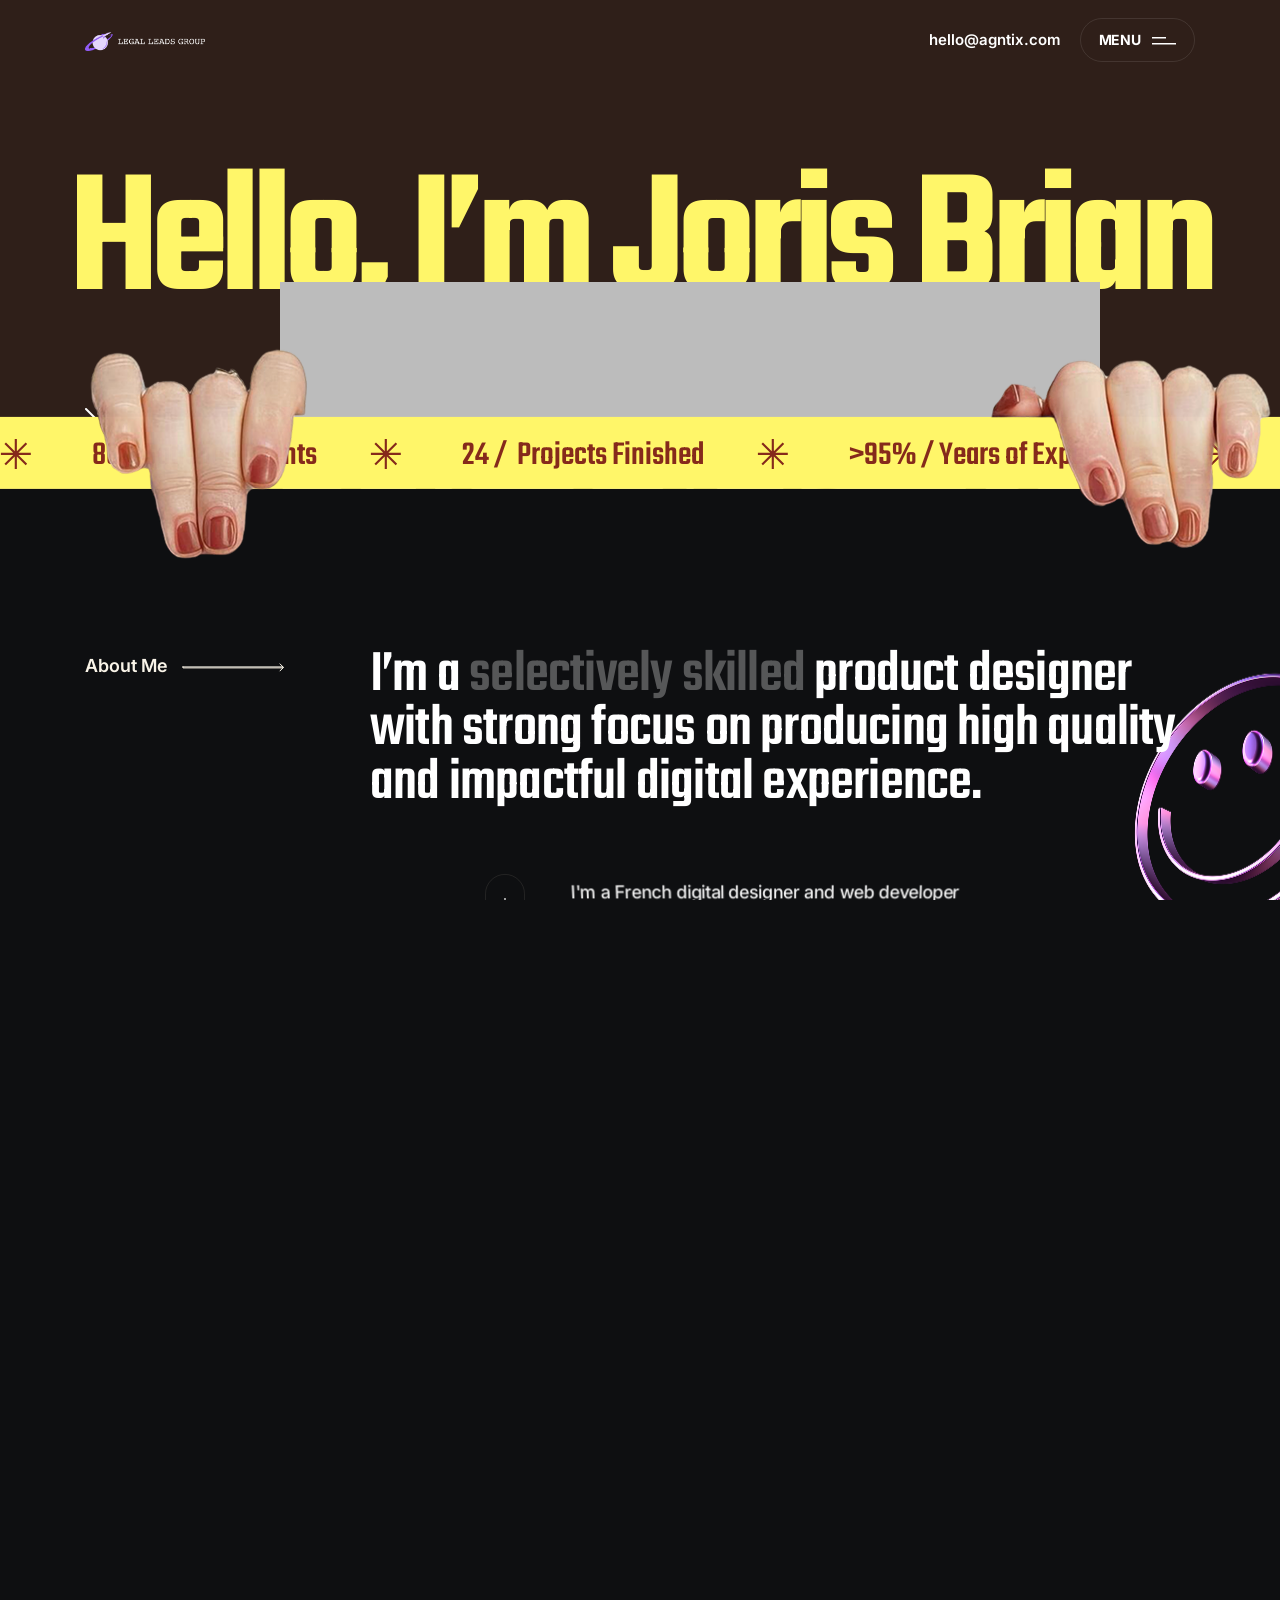
<file: about-me-dark.html>
<!doctype html>
<html class="no-js" lang="zxx">

<head>

    <meta charset="utf-8">
    <meta http-equiv="x-ua-compatible" content="ie=edge">
    <title>Agntix - Digital Agency & Creative Portfolio HTML Template</title>
    <meta name="description" content="">
    <meta name="viewport" content="width=device-width, initial-scale=1">

    <!-- Place favicon.ico in the root directory -->
    <link rel="shortcut icon" type="image/x-icon" href="assets/img/favicon/favicon.png">

    <!-- CSS here -->
    <!-- CSS here -->
    <link rel="stylesheet" href="assets/css/bootstrap.css">
    <link rel="stylesheet" href="assets/css/slick.css">
    <link rel="stylesheet" href="assets/css/swiper-bundle.css">
    <link rel="stylesheet" href="assets/css/magnific-popup.css">
    <link rel="stylesheet" href="assets/css/font-awesome-pro.css">
    <link rel="stylesheet" href="assets/css/spacing.css">
    <link rel="stylesheet" href="assets/css/atropos.min.css">
    <link rel="stylesheet" href="assets/css/main.css">
    <!-- CSS here -->
    <!-- CSS here -->

</head>

<body class="tp-magic-cursor" data-bg-color="#0E0F11">

    <!-- Begin magic cursor -->
    <div id="magic-cursor" class="cursor-bg-yellow">
        <div id="ball"></div>
    </div>
    <!-- End magic cursor -->

    <!-- preloader -->

    <!-- preloader -->
    <div id="preloader">
        <div class="preloader">
            <span></span>
            <span></span>
        </div>
    </div>
    <!-- preloader end  -->
    <!-- preloader end  -->

    <!-- back to top start -->
    <!-- back to top start -->
    <div class="back-to-top-wrapper">
        <button id="back_to_top" type="button" class="back-to-top-btn">
            <svg width="12" height="7" viewBox="0 0 12 7" fill="none" xmlns="http://www.w3.org/2000/svg">
                <path d="M11 6L6 1L1 6" stroke="currentColor" stroke-width="1.5" stroke-linecap="round" stroke-linejoin="round" />
            </svg>
        </button>
    </div>
    <!-- back to top end -->
    <!-- back to top end -->

    <!-- offcanvas start -->

    <div class="tp-offcanvas-2-area p-relative @@class">
        <div class="tp-offcanvas-2-bg is-left left-box"></div>
        <div class="tp-offcanvas-2-bg is-right right-box d-none d-md-block"></div>
        <div class="tp-offcanvas-2-wrapper">
            <div class="tp-offcanvas-2-left left-box">
                <div class="tp-offcanvas-2-left-wrap d-flex justify-content-between align-items-center">
                    <div class="tp-offcanvas-2-logo">
                        <a href="index.html">
                            <img class="logo-1" data-width="140" src="assets/img/logo/logo-white.png" alt="">
                            <img class="logo-2" data-width="140" src="assets/img/logo/logo-black.png" alt="">
                        </a>
                    </div>
                    <div class="tp-offcanvas-2-close d-md-none text-end">
                        <button class="tp-offcanvas-2-close-btn">
                            <span class="text">
                                <span>close</span>
                            </span>
                            <span class="d-inline-block">
                                <span>
                                    <svg width="24" height="24" viewBox="0 0 24 24" fill="none" xmlns="http://www.w3.org/2000/svg">
                                        <rect width="32.621" height="1.00918" transform="matrix(0.704882 0.709325 -0.704882 0.709325 1.0061 0)" fill="currentcolor"></rect>
                                        <rect width="32.621" height="1.00918" transform="matrix(0.704882 -0.709325 0.704882 0.709325 0 23.2842)" fill="currentcolor"></rect>
                                    </svg>
                                </span>
                            </span>
                        </button>
                    </div>
                </div>
                <div class="tp-offcanvas-menu counter-row">
                    <nav></nav>
                </div>
            </div>
            <div class="tp-offcanvas-2-right right-box d-none d-md-block p-relative">
                <div class="tp-offcanvas-2-close text-end">
                    <button class="tp-offcanvas-2-close-btn">
                        <span class="text"><span>close</span></span>
                        <span class="d-inline-block">
                            <span>
                                <svg width="38" height="38" viewBox="0 0 38 38" fill="none" xmlns="http://www.w3.org/2000/svg">
                                    <path d="M9.80859 9.80762L28.1934 28.1924" stroke="currentColor" stroke-width="1.5" stroke-linecap="round" stroke-linejoin="round"></path>
                                    <path d="M9.80859 28.1924L28.1934 9.80761" stroke="currentColor" stroke-width="1.5" stroke-linecap="round" stroke-linejoin="round"></path>
                                </svg>
                            </span>
                        </span>
                    </button>
                </div>
                <div class="tp-offcanvas-2-right-info-box mt-160">
                    <h4 class="tp-offcanvas-2-right-info-title">Get In Touch</h4>
                    <div class="tp-offcanvas-2-right-info-item">
                        <label class="mb-10">Phone</label>
                        <a class="tp-line-white" href="tel:42345678910">+4 (234) 567 8910</a>
                    </div>
                    <div class="tp-offcanvas-2-right-info-item">
                        <label class="mb-10">Email</label>
                        <a class="tp-line-white" href="mailto:hello@gmail.com">hello@gmail.com</a>
                    </div>
                    <div class="tp-offcanvas-2-right-info-item">
                        <label class="mb-10">Address</label>
                        <a class="tp-line-white" href="https://www.google.com.bd/maps/@23.7806365,90.4193257,12z?entry=ttu&g_ep=EgoyMDI1MDQwOS4wIKXMDSoASAFQAw%3D%3D" target="_blank">
                            602 Elgin St. Celina, Delaware <br> 1009
                        </a>
                    </div>
                    <div class="tp-offcanvas-2-right-info-item">
                        <label class="mb-15">Follow us</label>
                        <div class="tp-offcanvas-2-right-social">
                            <a href="#">
                                <svg width="18" height="18" viewBox="0 0 18 18" fill="none" xmlns="http://www.w3.org/2000/svg">
                                    <path d="M16.9992 10.0108C16.2577 9.8718 15.4952 9.79934 14.717 9.79934C10.4351 9.79934 6.6267 11.9933 4.19922 15.3993M14.6 3.3986C12.0964 6.33251 8.33431 8.19855 4.12769 8.19855C3.05149 8.19855 2.00438 8.07641 1 7.84551M11.0942 17C11.2947 16.0289 11.4 15.023 11.4 13.9926C11.4 8.93984 8.86746 4.47731 5 1.80018M17 8.99906C17 13.4173 13.4183 16.999 9 16.999C4.58172 16.999 1 13.4173 1 8.99906C1 4.58083 4.58172 0.999146 9 0.999146C13.4183 0.999146 17 4.58083 17 8.99906Z" stroke="currentcolor" stroke-width="1.5" stroke-linejoin="round" />
                                </svg>
                            </a>
                            <a href="#">
                                <svg width="14" height="13" viewBox="0 0 14 13" fill="none" xmlns="http://www.w3.org/2000/svg">
                                    <path fill-rule="evenodd" clip-rule="evenodd" d="M4.41177 0H0L5.23083 7.06953L0.334618 13H2.59681L6.29998 8.51461L9.58823 12.9588H14L8.6172 5.68381L8.62673 5.69636L13.2614 0.0825854H10.9992L7.55741 4.25145L4.41177 0ZM2.43522 1.2381H3.80866L11.5648 11.7206H10.1913L2.43522 1.2381Z" fill="currentcolor" />
                                </svg>
                            </a>
                            <a href="#">
                                <svg width="17" height="17" viewBox="0 0 17 17" fill="none" xmlns="http://www.w3.org/2000/svg">
                                    <path d="M12.8438 5.15771C13.396 5.15771 13.8438 4.71 13.8438 4.15771C13.8438 3.60543 13.396 3.15771 12.8438 3.15771V5.15771ZM12.8348 3.15771C12.2825 3.15771 11.8348 3.60543 11.8348 4.15771C11.8348 4.71 12.2825 5.15771 12.8348 5.15771V3.15771ZM8.5 15C6.70396 15 5.45753 14.9979 4.51848 14.8716C3.60819 14.7492 3.13786 14.5269 2.80546 14.1945L1.39124 15.6088C2.15719 16.3747 3.11992 16.7016 4.25198 16.8538C5.35528 17.0021 6.7605 17 8.5 17V15ZM0 8.5C0 10.2395 -0.00212373 11.6447 0.146211 12.748C0.298413 13.8801 0.625299 14.8428 1.39124 15.6088L2.80546 14.1945C2.47305 13.8621 2.25076 13.3918 2.12838 12.4815C2.00212 11.5425 2 10.296 2 8.5H0ZM15 8.5C15 10.296 14.9979 11.5425 14.8716 12.4815C14.7492 13.3918 14.5269 13.8621 14.1945 14.1945L15.6088 15.6088C16.3747 14.8428 16.7016 13.8801 16.8538 12.748C17.0021 11.6447 17 10.2395 17 8.5H15ZM8.5 17C10.2395 17 11.6447 17.0021 12.748 16.8538C13.8801 16.7016 14.8428 16.3747 15.6088 15.6088L14.1945 14.1945C13.8621 14.5269 13.3918 14.7492 12.4815 14.8716C11.5425 14.9979 10.296 15 8.5 15V17ZM8.5 2C10.296 2 11.5425 2.00212 12.4815 2.12838C13.3918 2.25076 13.8621 2.47305 14.1945 2.80546L15.6088 1.39124C14.8428 0.625299 13.8801 0.298413 12.748 0.146211C11.6447 -0.00212374 10.2395 0 8.5 0V2ZM17 8.5C17 6.7605 17.0021 5.35528 16.8538 4.25198C16.7016 3.11992 16.3747 2.15719 15.6088 1.39124L14.1945 2.80546C14.5269 3.13786 14.7492 3.60819 14.8716 4.51848C14.9979 5.45753 15 6.70396 15 8.5H17ZM8.5 0C6.7605 0 5.35528 -0.00212374 4.25198 0.146211C3.11992 0.298413 2.15719 0.625299 1.39124 1.39124L2.80546 2.80546C3.13786 2.47305 3.60819 2.25076 4.51848 2.12838C5.45753 2.00212 6.70396 2 8.5 2V0ZM2 8.5C2 6.70396 2.00212 5.45753 2.12838 4.51848C2.25076 3.60819 2.47305 3.13786 2.80546 2.80546L1.39124 1.39124C0.625299 2.15719 0.298413 3.11992 0.146211 4.25198C-0.00212373 5.35528 0 6.7605 0 8.5H2ZM11.0545 8.50136C11.0545 9.91114 9.91163 11.054 8.50185 11.054V13.054C11.0162 13.054 13.0545 11.0157 13.0545 8.50136H11.0545ZM8.50185 11.054C7.09207 11.054 5.94922 9.91114 5.94922 8.50136H3.94922C3.94922 11.0157 5.9875 13.054 8.50185 13.054V11.054ZM5.94922 8.50136C5.94922 7.09158 7.09207 5.94873 8.50185 5.94873V3.94873C5.9875 3.94873 3.94922 5.98701 3.94922 8.50136H5.94922ZM8.50185 5.94873C9.91163 5.94873 11.0545 7.09158 11.0545 8.50136H13.0545C13.0545 5.98701 11.0162 3.94873 8.50185 3.94873V5.94873ZM12.8438 3.15771H12.8348V5.15771H12.8438V3.15771Z" fill="currentcolor" />
                                </svg>
                            </a>
                        </div>
                    </div>
                </div>
            </div>
        </div>
    </div>
    <!-- offcanvas end -->

    <!-- header area start -->

    <!-- header area start -->
    <div class="tp-header-14-area header-transparent">
        <div class="container container-1800">
            <div class="row">
                <div class="col-xl-12">
                    <div class="tp-header-14-wrapper d-flex align-items-center justify-content-between">
                        <div class="tp-header-14-left">
                            <div class="tp-header-logo">
                                <a href="index.html"><img data-width="120" src="assets/img/logo/logo-white.png" alt=""></a>
                            </div>
                        </div>
                        <div class="tp-header-14-right d-flex align-items-center">
                            <div class="tp-header-14-info d-none d-md-block">
                                <a class="tp-line-white" href="mailto:hello@agntix.com">hello@agntix.com</a>
                            </div>
                            <div class="tp-header-14-bar-wrap ml-20">
                                <button class="tp-header-8-bar tp-offcanvas-open-btn">
                                    <span>Menu</span>
                                    <span>
                                        <svg width="24" height="8" viewBox="0 0 24 8" fill="none" xmlns="http://www.w3.org/2000/svg">
                                            <path d="M0 0H14V1.5H0V0Z" fill="currentcolor" />
                                            <path d="M0 6H24V7.5H0V6Z" fill="currentcolor" />
                                        </svg>
                                    </span>
                                </button>
                            </div>
                        </div>
                    </div>
                </div>
            </div>
        </div>
    </div>

    <nav class="tp-mobile-menu-active d-none">
        <ul>
            <li class="has-dropdown p-static is-active">
                <a href="#">Home</a>
                <ul class="tp-submenu submenu">
                    <li><a href="index-dark.html">Modern Agency</a></li>
                    <li><a href="index-digital-marketing-dark.html">Digital Marketing</a></li>
                    <li><a href="index-design-agency-dark.html">Design Agency</a></li>
                    <li><a href="index-unique-ai-image-dark.html">Unique AI Images</a></li>
                    <li><a href="index-corporate-agency-dark.html">Corporate Agency</a></li>
                    <li><a href="index-mobile-application-dark.html">Mobile Application</a></li>
                    <li><a href="index-it-solution-dark.html">IT Solutions</a></li>
                    <li><a href="index-cryptocurrency-dark.html">Cryptocurrency</a></li>
                </ul>
            </li>
            <li class="has-dropdown p-static is-active">
                <a href="#">Pages</a>
                <ul class="tp-submenu submenu">
                    <li><a href="about-me-dark.html">About Me</a></li>
                    <li><a href="about-us-dark.html">About Us</a></li>
                    <li><a href="service-1-dark.html">Services</a></li>
                    <li><a href="service-details-2-dark.html">Service Details</a></li>
                    <li><a href="career-dark.html">Carrer</a></li>
                    <li><a href="career-details-dark.html">Carrer Details</a></li>
                    <li><a href="team-dark.html">Team</a></li>
                    <li><a href="team-details-dark.html">Team Details</a></li>
                    <li><a href="pricing-dark.html">Pricing</a></li>
                    <li><a href="faq-dark.html">Faq's</a></li>
                </ul>
            </li>
            <li class="has-dropdown p-static is-active">
                <a href="#">Projects</a>
                <ul class="tp-submenu submenu">
                    <li><a href="portfolio-webgl-showcase.html">Webgl Showcase</a></li>
                    <li><a href="portfolio-coverflow-slider.html">Coverflow Slider</a></li>
                    <li><a href="portfolio-creative-thumb-slider.html">Creative Thumb Slider</a></li>
                    <li><a href="portfolio-creative-skew-slider.html">Creative Skew Slider</a></li>
                    <li><a href="portfolio-creative-text-slider.html">Creative Text Slider</a></li>
                    <li><a href="portfolio-parallax-slider.html">Parallax Slider</a></li>
                    <li><a href="portfolio-perspective-slider.html">Paspective Showcase</a></li>
                </ul>
            </li>
            <li class="has-dropdown is-active">
                <a href="#">Blog</a>
                <ul class="tp-submenu submenu">
                    <li><a href="blog-grid.html">Blog Grid</a></li>
                    <li><a href="blog-standard.html">Blog Classic</a></li>
                    <li><a href="blog-list.html">Blog Listing</a></li>
                    <li><a href="blog-masonry.html">Masonry</a></li>
                    <li><a href="blog-details.html">Blog Single Post</a></li>
                </ul>
            </li>
            <li class="has-dropdown is-active">
                <a href="#">Shop</a>
                <ul class="tp-submenu submenu">
                    <li><a href="index-shop-modern-dark.html">Shop Modern</a></li>
                    <li><a href="shop-details-dark.html">Shop Details</a></li>
                    <li><a href="my-account.html">My Account</a></li>
                    <li><a href="cart.html">Cart</a></li>
                    <li><a href="checkout.html">Checkout</a></li>
                    <li><a href="wishlist.html">Wishlist</a></li>
                    <li><a href="login.html">LogIn</a></li>
                </ul>
            </li>
            <li class="has-dropdown is-active">
                <a href="#">Contact</a>
                <ul class="tp-submenu submenu">
                    <li><a href="contact-me-dark.html">Contact Me</a></li>
                    <li><a href="contact-us-dark.html">Contact Us</a></li>
                    <li><a href="contact-dark.html">Get In Touch</a></li>
                </ul>
            </li>
        </ul>
    </nav>
    <!-- header area end -->

    <!-- header area end -->


    <div id="smooth-wrapper">
        <div id="smooth-content">

            <main>

                <div class="pp-top-wrap">

                    <!-- hero area start -->
                    <div class="pp-about-me-area pp-about-me-ptb z-index-1" data-bg-color="#2F1F19">
                        <div class="container-fluid">
                            <div class="pp-about-me-heading text-center z-index-1 d-none d-md-block">
                                <h4 class="pp-about-me-title tp-char-animation">Hello, I’m Joris Brian</h4>
                            </div>
                            <div class="pp-about-me-heading-slider text-center z-index-1 d-block d-md-none">
                                <div class="swiper-container tp-brand-active">
                                    <div class="swiper-wrapper slide-transtion">
                                        <div class="swiper-slide">
                                            <h4 class="pp-about-me-title">Hello, I’m Joris Brian</h4>
                                        </div>
                                        <div class="swiper-slide">
                                            <h4 class="pp-about-me-title">Hello, I’m Joris Brian</h4>
                                        </div>
                                        <div class="swiper-slide">
                                            <h4 class="pp-about-me-title">Hello, I’m Joris Brian</h4>
                                        </div>
                                        <div class="swiper-slide">
                                            <h4 class="pp-about-me-title">Hello, I’m Joris Brian</h4>
                                        </div>
                                        <div class="swiper-slide">
                                            <h4 class="pp-about-me-title">Hello, I’m Joris Brian</h4>
                                        </div>
                                    </div>
                                </div>
                            </div>
                        </div>
                        <div class="container container-1350">
                            <div class="row">
                                <div class="col-xl-4 col-lg-4 col-md-12">
                                    <div class="pp-hero-left z-index-1">
                                        <div class="pp-about-me-hero-left pt-90 pb-100 z-index-1">
                                            <div class="pp-about-me-btn">
                                                <a href="#"><svg xmlns="http://www.w3.org/2000/svg" width="16" height="16" viewBox="0 0 16 16" fill="none">
                                                        <path d="M1 1L15 15" stroke="white" stroke-width="2" stroke-linecap="round" stroke-linejoin="round" />
                                                        <path d="M15 1V15H1" stroke="white" stroke-width="2" stroke-linecap="round" stroke-linejoin="round" />
                                                    </svg></a>
                                            </div>
                                            <span class="pp-hero-text tp-split-text tp-split-right">Freelance 3D <br>designer based <br>in London</span>
                                            <p>Open to work</p>
                                        </div>
                                    </div>
                                </div>
                                <div class="col-xl-7 col-lg-7 order-lg-2 order-3">
                                    <div class="pp-about-me-thumb z-index-1 text-center">
                                        <img src="assets/img/about-me/about-me-thumb-1.png" alt="">
                                    </div>
                                </div>
                                <div class="col-xl-1 col-lg-1 col-md-12 order-lg-3 order-2">
                                    <div class="pp-about-me-social text-start text-lg-end pt-160 z-index-2">
                                        <div class="tp-footer-widget-social">
                                            <a href="#">
                                                <span>
                                                    <svg width="18" height="18" viewBox="0 0 18 18" fill="none" xmlns="http://www.w3.org/2000/svg">
                                                        <path d="M16.9989 10.0113C16.2575 9.87227 15.4949 9.7998 14.7168 9.7998C10.435 9.7998 6.62665 11.9938 4.19922 15.3997M14.5997 3.39941C12.0962 6.33329 8.33416 8.19931 4.12763 8.19931C3.05145 8.19931 2.00436 8.07718 1 7.84627M11.0941 17.0005C11.2946 16.0293 11.3999 15.0235 11.3999 13.9931C11.3999 8.94036 8.86738 4.47788 5 1.80078M16.9997 8.99983C16.9997 13.418 13.418 16.9997 8.99983 16.9997C4.58165 16.9997 1 13.418 1 8.99983C1 4.58165 4.58165 1 8.99983 1C13.418 1 16.9997 4.58165 16.9997 8.99983Z" stroke="currentcolor" stroke-width="1.5" stroke-linejoin="round"></path>
                                                    </svg>
                                                </span>
                                            </a>
                                            <a href="#">
                                                <span>
                                                    <svg width="14" height="13" viewBox="0 0 14 13" fill="none" xmlns="http://www.w3.org/2000/svg">
                                                        <path fill-rule="evenodd" clip-rule="evenodd" d="M4.41177 0H0L5.23083 6.87316L0.334618 12.6389H2.59681L6.29998 8.27809L9.58823 12.5988H14L8.6172 5.52593L8.62673 5.53813L13.2614 0.0802914H10.9992L7.55741 4.13336L4.41177 0ZM2.43522 1.20371H3.80866L11.5648 11.395H10.1913L2.43522 1.20371Z" fill="currentcolor"></path>
                                                    </svg>
                                                </span>
                                            </a>
                                            <a href="#">
                                                <span>
                                                    <svg width="16" height="16" viewBox="0 0 16 16" fill="none" xmlns="http://www.w3.org/2000/svg">
                                                        <path d="M12.0586 4.94727C12.6109 4.94727 13.0586 4.49955 13.0586 3.94727C13.0586 3.39498 12.6109 2.94727 12.0586 2.94727V4.94727ZM12.0496 2.94727C11.4973 2.94727 11.0496 3.39498 11.0496 3.94727C11.0496 4.49955 11.4973 4.94727 12.0496 4.94727V2.94727ZM8 14C6.32181 14 5.16377 13.9979 4.2928 13.8808C3.45059 13.7675 3.02803 13.5636 2.73223 13.2678L1.31802 14.682C2.04735 15.4113 2.96231 15.7199 4.0263 15.8629C5.06152 16.0021 6.37835 16 8 16V14ZM0 8C0 9.62165 -0.00212373 10.9385 0.137058 11.9737C0.280107 13.0377 0.588687 13.9526 1.31802 14.682L2.73223 13.2678C2.43644 12.972 2.23246 12.5494 2.11922 11.7072C2.00212 10.8362 2 9.67819 2 8H0ZM14 8C14 9.67819 13.9979 10.8362 13.8808 11.7072C13.7675 12.5494 13.5636 12.972 13.2678 13.2678L14.682 14.682C15.4113 13.9526 15.7199 13.0377 15.8629 11.9737C16.0021 10.9385 16 9.62165 16 8H14ZM8 16C9.62165 16 10.9385 16.0021 11.9737 15.8629C13.0377 15.7199 13.9526 15.4113 14.682 14.682L13.2678 13.2678C12.972 13.5636 12.5494 13.7675 11.7072 13.8808C10.8362 13.9979 9.67819 14 8 14V16ZM8 2C9.67819 2 10.8362 2.00212 11.7072 2.11922C12.5494 2.23246 12.972 2.43644 13.2678 2.73223L14.682 1.31802C13.9526 0.588687 13.0377 0.280107 11.9737 0.137058C10.9385 -0.00212373 9.62165 0 8 0V2ZM16 8C16 6.37835 16.0021 5.06152 15.8629 4.0263C15.7199 2.96231 15.4113 2.04735 14.682 1.31802L13.2678 2.73223C13.5636 3.02803 13.7675 3.45059 13.8808 4.2928C13.9979 5.16377 14 6.32181 14 8H16ZM8 0C6.37835 0 5.06152 -0.00212373 4.0263 0.137058C2.96231 0.280107 2.04735 0.588687 1.31802 1.31802L2.73223 2.73223C3.02803 2.43644 3.45059 2.23246 4.2928 2.11922C5.16377 2.00212 6.32181 2 8 2V0ZM2 8C2 6.32181 2.00212 5.16377 2.11922 4.2928C2.23246 3.45059 2.43644 3.02803 2.73223 2.73223L1.31802 1.31802C0.588687 2.04735 0.280107 2.96231 0.137058 4.0263C-0.00212373 5.06152 0 6.37835 0 8H2ZM10.3171 8.00134C10.3171 9.28031 9.28031 10.3171 8.00134 10.3171V12.3171C10.3849 12.3171 12.3171 10.3849 12.3171 8.00134H10.3171ZM8.00134 10.3171C6.72236 10.3171 5.68555 9.28031 5.68555 8.00134H3.68555C3.68555 10.3849 5.61779 12.3171 8.00134 12.3171V10.3171ZM5.68555 8.00134C5.68555 6.72236 6.72236 5.68555 8.00134 5.68555V3.68555C5.61779 3.68555 3.68555 5.61779 3.68555 8.00134H5.68555ZM8.00134 5.68555C9.28031 5.68555 10.3171 6.72236 10.3171 8.00134H12.3171C12.3171 5.61779 10.3849 3.68555 8.00134 3.68555V5.68555ZM12.0586 2.94727H12.0496V4.94727H12.0586V2.94727Z" fill="currentcolor"></path>
                                                    </svg>
                                                </span>
                                            </a>
                                        </div>
                                    </div>
                                </div>
                            </div>
                        </div>
                    </div>
                    <!-- hero area end -->

                    <!-- brand area start -->
                    <div class="pp-brand-area ar-brand-style z-index-4" data-bg-color="#FFF669">
                        <div class="pp-about-me-shape">
                            <div class="shape-left">
                                <img src="assets/img/about-me/about-me-hand-left.png" alt="">
                            </div>
                            <div class="shape-right">
                                <img src="assets/img/about-me/about-me-hand-right.png" alt="">
                            </div>
                        </div>
                        <div class="tp-brand-wrapper pp-about-me-brand-wrap z-index-1">
                            <div class="swiper-container tp-brand-active">
                                <div class="swiper-wrapper slide-transtion">
                                    <div class="swiper-slide">
                                        <div class="pp-brand-item pp-about-me-brand">
                                            <span class="pp-brand-title"><i>86 /</i>Satisfied Clients</span>
                                            <span class="pp-brand-icon"><svg xmlns="http://www.w3.org/2000/svg" width="31" height="30" viewBox="0 0 31 30" fill="none">
                                                    <path fill-rule="evenodd" clip-rule="evenodd" d="M16.384 0H14.2411V12.4133L5.46352 3.63578L3.94829 5.15102L12.7258 13.9286H0.3125V16.0715H12.7258L3.94829 24.849L5.46352 26.3642L14.2411 17.5866V30H16.384V17.5866L25.1615 26.3642L26.6767 24.849L17.8991 16.0715H30.3125V13.9286H17.8991L26.6767 5.151L25.1615 3.63578L16.384 12.4133V0Z" fill="#852A1B" />
                                                </svg></span>
                                        </div>
                                    </div>
                                    <div class="swiper-slide">
                                        <div class="pp-brand-item pp-about-me-brand">
                                            <span class="pp-brand-title"><i>24 /</i> Projects Finished</span>
                                            <span class="pp-brand-icon"><svg xmlns="http://www.w3.org/2000/svg" width="31" height="30" viewBox="0 0 31 30" fill="none">
                                                    <path fill-rule="evenodd" clip-rule="evenodd" d="M16.384 0H14.2411V12.4133L5.46352 3.63578L3.94829 5.15102L12.7258 13.9286H0.3125V16.0715H12.7258L3.94829 24.849L5.46352 26.3642L14.2411 17.5866V30H16.384V17.5866L25.1615 26.3642L26.6767 24.849L17.8991 16.0715H30.3125V13.9286H17.8991L26.6767 5.151L25.1615 3.63578L16.384 12.4133V0Z" fill="#852A1B" />
                                                </svg></span>
                                        </div>
                                    </div>
                                    <div class="swiper-slide">
                                        <div class="pp-brand-item pp-about-me-brand">
                                            <span class="pp-brand-title"><i> >95% /</i>Years of Experience</span>
                                            <span class="pp-brand-icon"><svg xmlns="http://www.w3.org/2000/svg" width="31" height="30" viewBox="0 0 31 30" fill="none">
                                                    <path fill-rule="evenodd" clip-rule="evenodd" d="M16.384 0H14.2411V12.4133L5.46352 3.63578L3.94829 5.15102L12.7258 13.9286H0.3125V16.0715H12.7258L3.94829 24.849L5.46352 26.3642L14.2411 17.5866V30H16.384V17.5866L25.1615 26.3642L26.6767 24.849L17.8991 16.0715H30.3125V13.9286H17.8991L26.6767 5.151L25.1615 3.63578L16.384 12.4133V0Z" fill="#852A1B" />
                                                </svg></span>
                                        </div>
                                    </div>
                                    <div class="swiper-slide">
                                        <div class="pp-brand-item pp-about-me-brand">
                                            <span class="pp-brand-title"><i>86 /</i>Client Retention Rate</span>
                                            <span class="pp-brand-icon"><svg xmlns="http://www.w3.org/2000/svg" width="31" height="30" viewBox="0 0 31 30" fill="none">
                                                    <path fill-rule="evenodd" clip-rule="evenodd" d="M16.384 0H14.2411V12.4133L5.46352 3.63578L3.94829 5.15102L12.7258 13.9286H0.3125V16.0715H12.7258L3.94829 24.849L5.46352 26.3642L14.2411 17.5866V30H16.384V17.5866L25.1615 26.3642L26.6767 24.849L17.8991 16.0715H30.3125V13.9286H17.8991L26.6767 5.151L25.1615 3.63578L16.384 12.4133V0Z" fill="#852A1B" />
                                                </svg></span>
                                        </div>
                                    </div>
                                    <div class="swiper-slide">
                                        <div class="pp-brand-item pp-about-me-brand">
                                            <span class="pp-brand-title"><i>86 /</i>Satisfied Clients</span>
                                            <span class="pp-brand-icon"><svg xmlns="http://www.w3.org/2000/svg" width="31" height="30" viewBox="0 0 31 30" fill="none">
                                                    <path fill-rule="evenodd" clip-rule="evenodd" d="M16.384 0H14.2411V12.4133L5.46352 3.63578L3.94829 5.15102L12.7258 13.9286H0.3125V16.0715H12.7258L3.94829 24.849L5.46352 26.3642L14.2411 17.5866V30H16.384V17.5866L25.1615 26.3642L26.6767 24.849L17.8991 16.0715H30.3125V13.9286H17.8991L26.6767 5.151L25.1615 3.63578L16.384 12.4133V0Z" fill="#852A1B" />
                                                </svg></span>
                                        </div>
                                    </div>
                                </div>
                            </div>
                        </div>
                    </div>
                    <!-- brand area end -->

                </div>


                <!-- about area start -->
                <div class="pp-about-area pp-about-ptb p-relative z-index-3 pt-160 pb-160" data-bg-color="#0E0F11">
                    <div class="pp-about-shape">
                        <img data-speed=".8" src="assets/img/home-14/about/about-shape.png" alt="">
                    </div>
                    <div class="container container-1430">
                        <div class="row">
                            <div class="col-lg-3">
                                <div class="pp-about-left">
                                    <span class="tp-section-subtitle-clash clash-subtitle-pos body-ff">
                                        About Me
                                        <i>
                                            <svg width="102" height="9" viewBox="0 0 102 9" fill="none" xmlns="http://www.w3.org/2000/svg">
                                                <path d="M98 8L101.5 4.5L98 1M1 4H101V5H1V4Z" stroke="currentcolor" stroke-linecap="round" stroke-linejoin="round"></path>
                                            </svg>
                                        </i>
                                    </span>
                                </div>
                            </div>
                            <div class="col-lg-9">
                                <div class="pp-about-heading pb-55">
                                    <h3 class="tp-section-title-teko fs-80 tp_fade_anim">
                                        I’m a <span>selectively skilled</span> product <br>
                                        designer with strong focus on producing <br>
                                        high quality and impactful digital <br>
                                        experience.
                                    </h3>
                                </div>
                                <div class="pp-about-wrap">
                                    <div class="pp-about-bottom-btn smooth">
                                        <a href="#down"><span><svg xmlns="http://www.w3.org/2000/svg" width="10" height="21" viewBox="0 0 10 21" fill="none">
                                                    <path d="M4.57574 20.4243C4.81005 20.6586 5.18995 20.6586 5.42426 20.4243L9.24264 16.6059C9.47696 16.3716 9.47696 15.9917 9.24264 15.7574C9.00833 15.523 8.62843 15.523 8.39411 15.7574L5 19.1515L1.60589 15.7574C1.37157 15.523 0.991674 15.523 0.757359 15.7574C0.523045 15.9917 0.523045 16.3716 0.757359 16.6059L4.57574 20.4243ZM4.4 0L4.4 20H5.6L5.6 0L4.4 0Z" fill="currentColor" />
                                                </svg></span></a>
                                    </div>
                                    <div class="pp-about-content tp_text_anim">
                                        <p>
                                            I'm a French digital designer and web developer <br>
                                            with over 10 years of experience. At the crossroads <br>
                                            of design, motion and web development, <br>
                                            the diversity of my skills
                                        </p>
                                        <div class="pp-about-btn">
                                            <div class="tp-btn-red-circle-box tp-pp-btn-style tp_fade_anim" data-delay=".7" data-fade-from="top" data-ease="bounce">
                                                <a class="tp-btn-red-circle-icon" href="assets/img/cv/mycv.docx">
                                                    <span>
                                                        <svg width="12" height="12" viewBox="0 0 12 12" fill="none" xmlns="http://www.w3.org/2000/svg">
                                                            <path d="M1 11L11 1M11 1H1M11 1V11" stroke="currentcolor" stroke-width="1.5" stroke-linecap="round" stroke-linejoin="round" />
                                                        </svg>
                                                    </span>
                                                </a>
                                                <a class="tp-btn-red-circle-text" href="assets/img/cv/mycv.docx">Download CV</a>
                                                <a class="tp-btn-red-circle-icon" href="assets/img/cv/mycv.docx">
                                                    <span>
                                                        <svg width="12" height="12" viewBox="0 0 12 12" fill="none" xmlns="http://www.w3.org/2000/svg">
                                                            <path d="M1 11L11 1M11 1H1M11 1V11" stroke="currentcolor" stroke-width="1.5" stroke-linecap="round" stroke-linejoin="round" />
                                                        </svg>
                                                    </span>
                                                </a>
                                            </div>
                                        </div>
                                    </div>
                                </div>
                            </div>
                        </div>
                    </div>
                </div>
                <!-- about area end -->


                <!-- service area start -->
                <div id="down" class="pp-about-me-service-area pp-about-me-service-ptb z-index-3 p-relative pb-170" data-bg-color="#0E0F11">
                    <div class="pp-service-shape">
                        <img data-speed="1.1" src="assets/img/home-14/about/about-shape-2.png" alt="">
                    </div>
                    <div class="container container-1430">
                        <div class="pp-about-me-service-item pb-60">
                            <div class="pp-about-me-service-heading d-flex align-items-center mb-50">
                                <span class="pp-about-me-service-subtitle">About</span>
                                <img src="assets/img/about-me/about-me-line.png" alt="">
                            </div>
                            <div class="row">
                                <div class="col-lg-5">
                                    <h3 class="pp-about-me-service-title">Skills</h3>
                                </div>
                                <div class="col-lg-7">
                                    <div class="pp-skill-list-wrap pp-about-me-skill">
                                        <div class="row">
                                            <div class="col-sm-6 tp_fade_anim" data-delay=".3">
                                                <div class="pp-skill-list mb-60">
                                                    <h4 class="pp-skill-list-title">Product Design</h4>
                                                    <ul>
                                                        <li>UX/UI Design</li>
                                                        <li>Prototyping</li>
                                                        <li>Design System</li>
                                                        <li>Developer Handoff</li>
                                                    </ul>
                                                </div>
                                            </div>
                                            <div class="col-sm-6 tp_fade_anim" data-delay=".5">
                                                <div class="pp-skill-list mb-60">
                                                    <h4 class="pp-skill-list-title">Brand Design</h4>
                                                    <ul>
                                                        <li>Logo Design</li>
                                                        <li>Brand Guidelines</li>
                                                        <li>Presentations</li>
                                                        <li>Digital & Print assets</li>
                                                    </ul>
                                                </div>
                                            </div>
                                            <div class="col-sm-6 tp_fade_anim" data-delay=".3">
                                                <div class="pp-skill-list mb-60">
                                                    <h4 class="pp-skill-list-title">Motion Design</h4>
                                                    <ul>
                                                        <li>UI Animations</li>
                                                        <li>Logo Animations</li>
                                                        <li>Illustration Animations</li>
                                                        <li>Explainer Videos</li>
                                                    </ul>
                                                </div>
                                            </div>
                                            <div class="col-sm-6 tp_fade_anim" data-delay=".5">
                                                <div class="pp-skill-list mb-60">
                                                    <h4 class="pp-skill-list-title">Web Development</h4>
                                                    <ul>
                                                        <li>Front-End Development</li>
                                                        <li>WordPress Theme</li>
                                                        <li>SEO</li>
                                                    </ul>
                                                </div>
                                            </div>
                                        </div>
                                    </div>
                                </div>
                            </div>
                        </div>
                        <div class="pp-about-me-service-item pb-110">
                            <div class="pp-about-me-service-heading d-flex align-items-center mb-50">
                                <span class="pp-about-me-service-subtitle">About</span>
                                <img src="assets/img/about-me/about-me-line.png" alt="">
                            </div>
                            <div class="row">
                                <div class="col-xxl-5 col-xl-3">
                                    <h3 class="pp-about-me-service-title">Toolbox</h3>
                                </div>
                                <div class="col-xxl-7 col-xl-9">
                                    <div class="pp-about-me-tool-warp">
                                        <div class="row row-cols-xl-3 gx-20">
                                            <div class="col">
                                                <div class="pp-about-me-tool-item d-flex align-items-center mb-20 tp_fade_anim" data-delay=".3">
                                                    <div class="pp-about-me-tool-item-icon">
                                                        <span><img src="assets/img/about-me/about-me-tool-1.svg" alt=""></span>
                                                    </div>
                                                    <div class="pp-about-me-tool-item-content">
                                                        <span>94%</span>
                                                        <p>Figma</p>
                                                    </div>
                                                </div>
                                            </div>
                                            <div class="col">
                                                <div class="pp-about-me-tool-item d-flex align-items-center mb-20 tp_fade_anim" data-delay=".5">
                                                    <div class="pp-about-me-tool-item-icon">
                                                        <span><img src="assets/img/about-me/about-me-tool-2.svg" alt=""></span>
                                                    </div>
                                                    <div class="pp-about-me-tool-item-content">
                                                        <span>85%</span>
                                                        <p>Sketch</p>
                                                    </div>
                                                </div>
                                            </div>
                                            <div class="col">
                                                <div class="pp-about-me-tool-item d-flex align-items-center mb-20 tp_fade_anim" data-delay=".7">
                                                    <div class="pp-about-me-tool-item-icon">
                                                        <span><img src="assets/img/about-me/about-me-tool-3.svg" alt=""></span>
                                                    </div>
                                                    <div class="pp-about-me-tool-item-content">
                                                        <span>74%</span>
                                                        <p>Photoshop</p>
                                                    </div>
                                                </div>
                                            </div>
                                            <div class="col">
                                                <div class="pp-about-me-tool-item d-flex align-items-center mb-20 tp_fade_anim" data-delay=".3">
                                                    <div class="pp-about-me-tool-item-icon">
                                                        <span><img src="assets/img/about-me/about-me-tool-4.svg" alt=""></span>
                                                    </div>
                                                    <div class="pp-about-me-tool-item-content">
                                                        <span>63%</span>
                                                        <p>Invision</p>
                                                    </div>
                                                </div>
                                            </div>
                                            <div class="col">
                                                <div class="pp-about-me-tool-item d-flex align-items-center mb-20 tp_fade_anim" data-delay=".5">
                                                    <div class="pp-about-me-tool-item-icon">
                                                        <span><img src="assets/img/about-me/about-me-tool-5.svg" alt=""></span>
                                                    </div>
                                                    <div class="pp-about-me-tool-item-content">
                                                        <span>69%</span>
                                                        <p>Invision</p>
                                                    </div>
                                                </div>
                                            </div>
                                            <div class="col">
                                                <div class="pp-about-me-tool-item d-flex align-items-center mb-20 tp_fade_anim" data-delay=".7">
                                                    <div class="pp-about-me-tool-item-icon">
                                                        <span><img src="assets/img/about-me/about-me-tool-6.svg" alt=""></span>
                                                    </div>
                                                    <div class="pp-about-me-tool-item-content">
                                                        <span>55%</span>
                                                        <p>Invision</p>
                                                    </div>
                                                </div>
                                            </div>
                                            <div class="col">
                                                <div class="pp-about-me-tool-item d-flex align-items-center mb-20 tp_fade_anim" data-delay=".3">
                                                    <div class="pp-about-me-tool-item-icon">
                                                        <span><img src="assets/img/about-me/about-me-tool-7.svg" alt=""></span>
                                                    </div>
                                                    <div class="pp-about-me-tool-item-content">
                                                        <span>40%</span>
                                                        <p>HTML</p>
                                                    </div>
                                                </div>
                                            </div>
                                            <div class="col">
                                                <div class="pp-about-me-tool-item d-flex align-items-center mb-20 tp_fade_anim" data-delay=".5">
                                                    <div class="pp-about-me-tool-item-icon">
                                                        <span><img src="assets/img/about-me/about-me-tool-8.svg" alt=""></span>
                                                    </div>
                                                    <div class="pp-about-me-tool-item-content">
                                                        <span>49%</span>
                                                        <p>WordPress</p>
                                                    </div>
                                                </div>
                                            </div>
                                        </div>
                                    </div>
                                </div>
                            </div>
                        </div>
                        <div class="pp-about-me-service-item pb-50">
                            <div class="pp-about-me-service-heading d-flex align-items-center mb-50">
                                <span class="pp-about-me-service-subtitle">About</span>
                                <img src="assets/img/about-me/about-me-line.png" alt="">
                            </div>
                            <div class="row">
                                <div class="col-lg-5">
                                    <h3 class="pp-about-me-service-title">Experience</h3>
                                </div>
                                <div class="col-lg-7">
                                    <div class="pp-about-me-experience-wrap">
                                        <div class="row">
                                            <div class="col-sm-6">
                                                <div class="pp-about-me-experience-item pb-75 tp_fade_anim" data-delay=".3">
                                                    <p>Aug. 2025 - Present</p>
                                                    <h4 class="pp-about-me-experience-title">Motion Designer</h4>
                                                    <p>BarberShop Studio</p>
                                                </div>
                                            </div>
                                            <div class="col-sm-6">
                                                <div class="pp-about-me-experience-item pb-75 tp_fade_anim" data-delay=".5">
                                                    <p>Nov. 2018- Mar. 2022</p>
                                                    <h4 class="pp-about-me-experience-title">UI/UX Lead Designer</h4>
                                                    <p>Amazon INC</p>
                                                </div>
                                            </div>
                                            <div class="col-sm-6">
                                                <div class="pp-about-me-experience-item pb-75 tp_fade_anim" data-delay=".3">
                                                    <p>Nov. 2018- Mar. 2023</p>
                                                    <h4 class="pp-about-me-experience-title">Digital Art Director</h4>
                                                    <p>BarberShop Studio</p>
                                                </div>
                                            </div>
                                            <div class="col-sm-6">
                                                <div class="pp-about-me-experience-item pb-75 tp_fade_anim" data-delay=".5">
                                                    <p>Nov. 2018- Mar. 2025</p>
                                                    <h4 class="pp-about-me-experience-title">Product Designer</h4>
                                                    <p>(internship)</p>
                                                </div>
                                            </div>
                                        </div>
                                    </div>
                                </div>
                            </div>
                        </div>
                        <div class="pp-about-me-service-item">
                            <div class="pp-about-me-service-heading d-flex align-items-center mb-50">
                                <span class="pp-about-me-service-subtitle">About</span>
                                <img src="assets/img/about-me/about-me-line.png" alt="">
                            </div>
                            <div class="row">
                                <div class="col-lg-5">
                                    <h3 class="pp-about-me-service-title">Recognitions</h3>
                                </div>
                                <div class="col-lg-7">
                                    <div class="pp-about-me-recognitions">
                                        <div class="row gx-55">
                                            <div class="col-md-4 mb-30">
                                                <div class="studio-award-item tp_fade_anim" data-delay=".3">
                                                    <div class="studio-award-icon">
                                                        <img src="assets/img/home-06/award/award-1.png" alt="">
                                                    </div>
                                                    <span>3x Site of the Day</span>
                                                </div>
                                            </div>
                                            <div class="col-md-4 mb-30">
                                                <div class="studio-award-item tp_fade_anim" data-delay=".5">
                                                    <div class="studio-award-icon">
                                                        <img src="assets/img/home-06/award/award-2.png" alt="">
                                                    </div>
                                                    <span>Site of the year</span>
                                                </div>
                                            </div>
                                            <div class="col-md-4 mb-30">
                                                <div class="studio-award-item tp_fade_anim" data-delay=".7">
                                                    <div class="studio-award-icon">
                                                        <img src="assets/img/home-06/award/award-3.png" alt="">
                                                    </div>
                                                    <span>2x Site of the Day</span>
                                                </div>
                                            </div>
                                        </div>
                                    </div>
                                </div>
                            </div>
                        </div>
                    </div>
                </div>
                <!-- service area end -->


            </main>

            <footer>

                <!-- footer area start -->
                <div class="pp-footer-area pp-footer-ptb">
                    <div class="container container-1750">
                        <div class="pp-footer-box">
                            <div class="row">
                                <div class="col-lg-12">
                                    <div class="pp-footer-wrapper text-center">
                                        <span class="pp-footer-subtitle tp_fade_anim">Looking for a new talent</span>
                                        <h4 class="pp-footer-title tp_fade_anim not-hide-cursor" data-cursor="Send<br>Mail">
                                            <a class="codetext cursor-hide" href="mailto:hello@gmail.com">hello@gmail.com</a>
                                        </h4>
                                        <div class="pp-footer-btn-box d-flex justify-content-center z-index-1">
                                            <div class="tp_fade_anim" data-delay=".3" data-fade-from="top" data-ease="bounce">
                                                <a class="pp-footer-btn mr-15" href="contact-me-dark.html">Contact Me
                                                    <span>
                                                        <svg xmlns="http://www.w3.org/2000/svg" width="12" height="12" viewBox="0 0 12 12" fill="none">
                                                            <path d="M1 11L11 1" stroke="currentColor" stroke-width="2" stroke-linecap="round" stroke-linejoin="round" />
                                                            <path d="M1 1H11V11" stroke="currentColor" stroke-width="2" stroke-linecap="round" stroke-linejoin="round" />
                                                        </svg>
                                                    </span>
                                                </a>
                                            </div>
                                            <div class="tp_fade_anim" data-delay=".5" data-fade-from="top" data-ease="bounce">
                                                <a class="pp-footer-btn" href="assets/img/cv/mycv.doc">Download CV
                                                    <span>
                                                        <svg xmlns="http://www.w3.org/2000/svg" width="12" height="12" viewBox="0 0 12 12" fill="none">
                                                            <path d="M1 11L11 1" stroke="currentColor" stroke-width="2" stroke-linecap="round" stroke-linejoin="round" />
                                                            <path d="M1 1H11V11" stroke="currentColor" stroke-width="2" stroke-linecap="round" stroke-linejoin="round" />
                                                        </svg>
                                                    </span>
                                                </a>
                                            </div>
                                        </div>
                                    </div>
                                </div>
                            </div>
                        </div>
                    </div>
                </div>
                <!-- footer area end -->

                <!-- footer copyright area start -->
                <div class="pp-footer-copyright-area pp-footer-copyright-ptb">
                    <div class="container container-1430">
                        <div class="row">
                            <div class="col-lg-12">
                                <div class="pp-footer-copyright-wrap">
                                    <div class="pp-footer-copyright-text">
                                        <p>© 2025 all rights reserved</p>
                                    </div>
                                    <div class="pp-footer-copyright-text-center">
                                        <p>Available for a full-time position</p>
                                    </div>
                                    <div class="pp-footer-copyright-text">
                                        <p>Made by Agntix.</p>
                                    </div>
                                </div>
                            </div>
                        </div>
                    </div>
                </div>
                <!-- footer copyright area end -->

            </footer>

        </div>
    </div>



    <!-- JS here -->


    <!-- JS here -->


    <script src="assets/js/vendor/jquery.js"></script>
    <script src="assets/js/bootstrap-bundle.js"></script>
    <script src="assets/js/swiper-bundle.js"></script>
    <script src="assets/js/plugin.js"></script>
    <script src="assets/js/three.js"></script>
    <script src="assets/js/slick.js"></script>
    <script src="assets/js/scroll-magic.js"></script>
    <script src="assets/js/hover-effect.umd.js"></script>
    <script src="assets/js/magnific-popup.js"></script>
    <script src="assets/js/parallax-slider.js"></script>
    <script src="assets/js/nice-select.js"></script>
    <script src="assets/js/purecounter.js"></script>
    <script src="assets/js/isotope-pkgd.js"></script>
    <script src="assets/js/imagesloaded-pkgd.js"></script>
    <script src="assets/js/ajax-form.js"></script>
    <script src="assets/js/Observer.min.js"></script>
    <script src="assets/js/splitting.min.js"></script>
    <script src="assets/js/webgl.js"></script>
    <script src="assets/js/parallax-scroll.js"></script>
    <script src="assets/js/atropos.js"></script>
    <script src="assets/js/slider-active.js"></script>
    <script src="assets/js/main.js"></script>
    <script src="assets/js/tp-cursor.js"></script>
    <script src="assets/js/portfolio-slider-1.js"></script>
    <script type="module" src="assets/js/distortion-img.js"></script>
    <script type="module" src="assets/js/skew-slider/index.js"></script>
    <script type="module" src="assets/js/img-revel/index.js"></script>


    <!-- JS here -->

    <!-- JS here -->

</body>

</html>
</file>
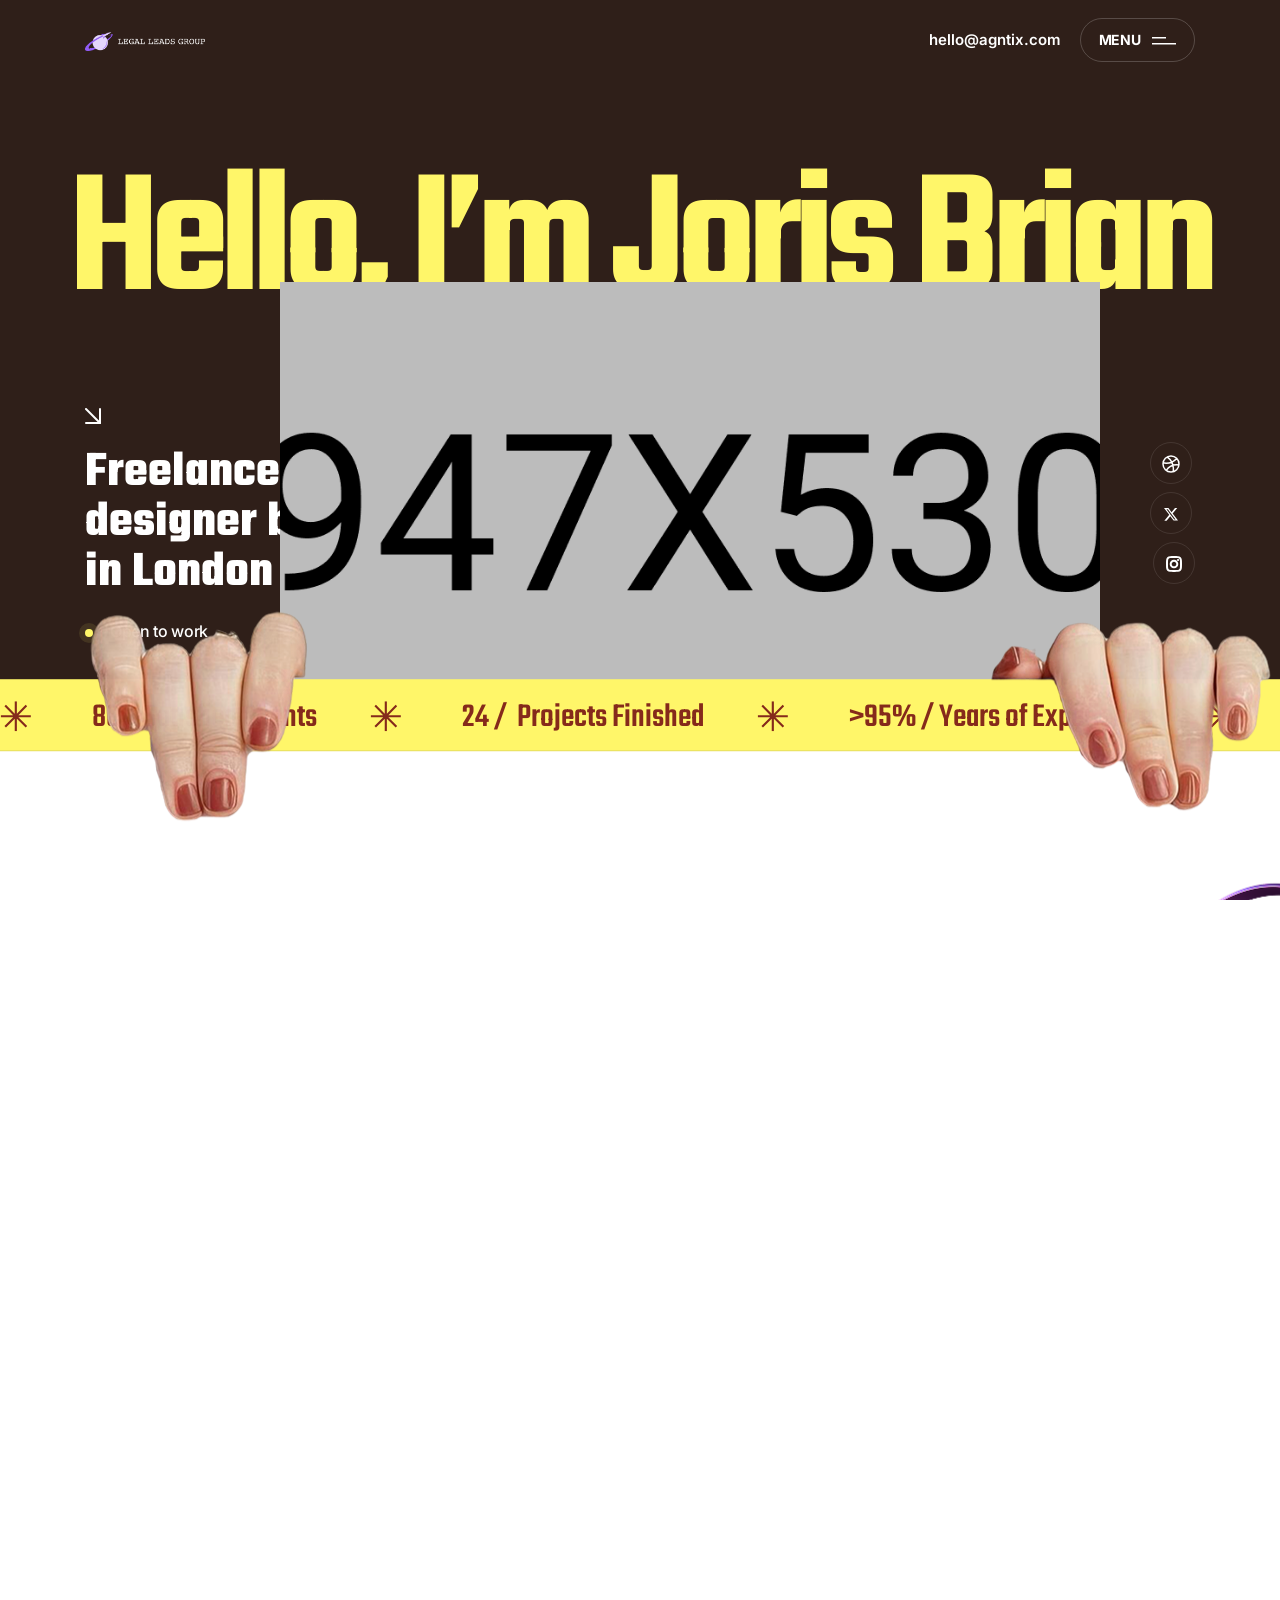
<file: about-me-light.html>
<!doctype html>
<html class="no-js agntix-light" lang="zxx">

<head>

    <meta charset="utf-8">
    <meta http-equiv="x-ua-compatible" content="ie=edge">
    <title>Agntix - Digital Agency & Creative Portfolio HTML Template</title>
    <meta name="description" content="">
    <meta name="viewport" content="width=device-width, initial-scale=1">

    <!-- Place favicon.ico in the root directory -->
    <link rel="shortcut icon" type="image/x-icon" href="assets/img/favicon/favicon.png">

    <!-- CSS here -->
    <!-- CSS here -->
    <link rel="stylesheet" href="assets/css/bootstrap.css">
    <link rel="stylesheet" href="assets/css/slick.css">
    <link rel="stylesheet" href="assets/css/swiper-bundle.css">
    <link rel="stylesheet" href="assets/css/magnific-popup.css">
    <link rel="stylesheet" href="assets/css/font-awesome-pro.css">
    <link rel="stylesheet" href="assets/css/spacing.css">
    <link rel="stylesheet" href="assets/css/atropos.min.css">
    <link rel="stylesheet" href="assets/css/main.css">
    <!-- CSS here -->
    <!-- CSS here -->

</head>

<body class="tp-magic-cursor">

    <!-- Begin magic cursor -->
    <div id="magic-cursor" class="cursor-bg-yellow">
        <div id="ball"></div>
    </div>
    <!-- End magic cursor -->

    <!-- preloader -->

    <!-- preloader -->
    <div id="preloader">
        <div class="preloader">
            <span></span>
            <span></span>
        </div>
    </div>
    <!-- preloader end  -->
    <!-- preloader end  -->

    <!-- back to top start -->
    <!-- back to top start -->
    <div class="back-to-top-wrapper">
        <button id="back_to_top" type="button" class="back-to-top-btn">
            <svg width="12" height="7" viewBox="0 0 12 7" fill="none" xmlns="http://www.w3.org/2000/svg">
                <path d="M11 6L6 1L1 6" stroke="currentColor" stroke-width="1.5" stroke-linecap="round" stroke-linejoin="round" />
            </svg>
        </button>
    </div>
    <!-- back to top end -->
    <!-- back to top end -->

    <!-- offcanvas start -->

    <div class="tp-offcanvas-2-area p-relative offcanvas-2-white-bg">
        <div class="tp-offcanvas-2-bg is-left left-box"></div>
        <div class="tp-offcanvas-2-bg is-right right-box d-none d-md-block"></div>
        <div class="tp-offcanvas-2-wrapper">
            <div class="tp-offcanvas-2-left left-box">
                <div class="tp-offcanvas-2-left-wrap d-flex justify-content-between align-items-center">
                    <div class="tp-offcanvas-2-logo">
                        <a href="index.html">
                            <img class="logo-1" data-width="140" src="assets/img/logo/logo-white.png" alt="">
                            <img class="logo-2" data-width="140" src="assets/img/logo/logo-black.png" alt="">
                        </a>
                    </div>
                    <div class="tp-offcanvas-2-close d-md-none text-end">
                        <button class="tp-offcanvas-2-close-btn">
                            <span class="text">
                                <span>close</span>
                            </span>
                            <span class="d-inline-block">
                                <span>
                                    <svg width="24" height="24" viewBox="0 0 24 24" fill="none" xmlns="http://www.w3.org/2000/svg">
                                        <rect width="32.621" height="1.00918" transform="matrix(0.704882 0.709325 -0.704882 0.709325 1.0061 0)" fill="currentcolor"></rect>
                                        <rect width="32.621" height="1.00918" transform="matrix(0.704882 -0.709325 0.704882 0.709325 0 23.2842)" fill="currentcolor"></rect>
                                    </svg>
                                </span>
                            </span>
                        </button>
                    </div>
                </div>
                <div class="tp-offcanvas-menu counter-row">
                    <nav></nav>
                </div>
            </div>
            <div class="tp-offcanvas-2-right right-box d-none d-md-block p-relative">
                <div class="tp-offcanvas-2-close text-end">
                    <button class="tp-offcanvas-2-close-btn">
                        <span class="text"><span>close</span></span>
                        <span class="d-inline-block">
                            <span>
                                <svg width="38" height="38" viewBox="0 0 38 38" fill="none" xmlns="http://www.w3.org/2000/svg">
                                    <path d="M9.80859 9.80762L28.1934 28.1924" stroke="currentColor" stroke-width="1.5" stroke-linecap="round" stroke-linejoin="round"></path>
                                    <path d="M9.80859 28.1924L28.1934 9.80761" stroke="currentColor" stroke-width="1.5" stroke-linecap="round" stroke-linejoin="round"></path>
                                </svg>
                            </span>
                        </span>
                    </button>
                </div>
                <div class="tp-offcanvas-2-right-info-box mt-160">
                    <h4 class="tp-offcanvas-2-right-info-title">Get In Touch</h4>
                    <div class="tp-offcanvas-2-right-info-item">
                        <label class="mb-10">Phone</label>
                        <a class="tp-line-white" href="tel:42345678910">+4 (234) 567 8910</a>
                    </div>
                    <div class="tp-offcanvas-2-right-info-item">
                        <label class="mb-10">Email</label>
                        <a class="tp-line-white" href="mailto:hello@gmail.com">hello@gmail.com</a>
                    </div>
                    <div class="tp-offcanvas-2-right-info-item">
                        <label class="mb-10">Address</label>
                        <a class="tp-line-white" href="https://www.google.com.bd/maps/@23.7806365,90.4193257,12z?entry=ttu&g_ep=EgoyMDI1MDQwOS4wIKXMDSoASAFQAw%3D%3D" target="_blank">
                            602 Elgin St. Celina, Delaware <br> 1009
                        </a>
                    </div>
                    <div class="tp-offcanvas-2-right-info-item">
                        <label class="mb-15">Follow us</label>
                        <div class="tp-offcanvas-2-right-social">
                            <a href="#">
                                <svg width="18" height="18" viewBox="0 0 18 18" fill="none" xmlns="http://www.w3.org/2000/svg">
                                    <path d="M16.9992 10.0108C16.2577 9.8718 15.4952 9.79934 14.717 9.79934C10.4351 9.79934 6.6267 11.9933 4.19922 15.3993M14.6 3.3986C12.0964 6.33251 8.33431 8.19855 4.12769 8.19855C3.05149 8.19855 2.00438 8.07641 1 7.84551M11.0942 17C11.2947 16.0289 11.4 15.023 11.4 13.9926C11.4 8.93984 8.86746 4.47731 5 1.80018M17 8.99906C17 13.4173 13.4183 16.999 9 16.999C4.58172 16.999 1 13.4173 1 8.99906C1 4.58083 4.58172 0.999146 9 0.999146C13.4183 0.999146 17 4.58083 17 8.99906Z" stroke="currentcolor" stroke-width="1.5" stroke-linejoin="round" />
                                </svg>
                            </a>
                            <a href="#">
                                <svg width="14" height="13" viewBox="0 0 14 13" fill="none" xmlns="http://www.w3.org/2000/svg">
                                    <path fill-rule="evenodd" clip-rule="evenodd" d="M4.41177 0H0L5.23083 7.06953L0.334618 13H2.59681L6.29998 8.51461L9.58823 12.9588H14L8.6172 5.68381L8.62673 5.69636L13.2614 0.0825854H10.9992L7.55741 4.25145L4.41177 0ZM2.43522 1.2381H3.80866L11.5648 11.7206H10.1913L2.43522 1.2381Z" fill="currentcolor" />
                                </svg>
                            </a>
                            <a href="#">
                                <svg width="17" height="17" viewBox="0 0 17 17" fill="none" xmlns="http://www.w3.org/2000/svg">
                                    <path d="M12.8438 5.15771C13.396 5.15771 13.8438 4.71 13.8438 4.15771C13.8438 3.60543 13.396 3.15771 12.8438 3.15771V5.15771ZM12.8348 3.15771C12.2825 3.15771 11.8348 3.60543 11.8348 4.15771C11.8348 4.71 12.2825 5.15771 12.8348 5.15771V3.15771ZM8.5 15C6.70396 15 5.45753 14.9979 4.51848 14.8716C3.60819 14.7492 3.13786 14.5269 2.80546 14.1945L1.39124 15.6088C2.15719 16.3747 3.11992 16.7016 4.25198 16.8538C5.35528 17.0021 6.7605 17 8.5 17V15ZM0 8.5C0 10.2395 -0.00212373 11.6447 0.146211 12.748C0.298413 13.8801 0.625299 14.8428 1.39124 15.6088L2.80546 14.1945C2.47305 13.8621 2.25076 13.3918 2.12838 12.4815C2.00212 11.5425 2 10.296 2 8.5H0ZM15 8.5C15 10.296 14.9979 11.5425 14.8716 12.4815C14.7492 13.3918 14.5269 13.8621 14.1945 14.1945L15.6088 15.6088C16.3747 14.8428 16.7016 13.8801 16.8538 12.748C17.0021 11.6447 17 10.2395 17 8.5H15ZM8.5 17C10.2395 17 11.6447 17.0021 12.748 16.8538C13.8801 16.7016 14.8428 16.3747 15.6088 15.6088L14.1945 14.1945C13.8621 14.5269 13.3918 14.7492 12.4815 14.8716C11.5425 14.9979 10.296 15 8.5 15V17ZM8.5 2C10.296 2 11.5425 2.00212 12.4815 2.12838C13.3918 2.25076 13.8621 2.47305 14.1945 2.80546L15.6088 1.39124C14.8428 0.625299 13.8801 0.298413 12.748 0.146211C11.6447 -0.00212374 10.2395 0 8.5 0V2ZM17 8.5C17 6.7605 17.0021 5.35528 16.8538 4.25198C16.7016 3.11992 16.3747 2.15719 15.6088 1.39124L14.1945 2.80546C14.5269 3.13786 14.7492 3.60819 14.8716 4.51848C14.9979 5.45753 15 6.70396 15 8.5H17ZM8.5 0C6.7605 0 5.35528 -0.00212374 4.25198 0.146211C3.11992 0.298413 2.15719 0.625299 1.39124 1.39124L2.80546 2.80546C3.13786 2.47305 3.60819 2.25076 4.51848 2.12838C5.45753 2.00212 6.70396 2 8.5 2V0ZM2 8.5C2 6.70396 2.00212 5.45753 2.12838 4.51848C2.25076 3.60819 2.47305 3.13786 2.80546 2.80546L1.39124 1.39124C0.625299 2.15719 0.298413 3.11992 0.146211 4.25198C-0.00212373 5.35528 0 6.7605 0 8.5H2ZM11.0545 8.50136C11.0545 9.91114 9.91163 11.054 8.50185 11.054V13.054C11.0162 13.054 13.0545 11.0157 13.0545 8.50136H11.0545ZM8.50185 11.054C7.09207 11.054 5.94922 9.91114 5.94922 8.50136H3.94922C3.94922 11.0157 5.9875 13.054 8.50185 13.054V11.054ZM5.94922 8.50136C5.94922 7.09158 7.09207 5.94873 8.50185 5.94873V3.94873C5.9875 3.94873 3.94922 5.98701 3.94922 8.50136H5.94922ZM8.50185 5.94873C9.91163 5.94873 11.0545 7.09158 11.0545 8.50136H13.0545C13.0545 5.98701 11.0162 3.94873 8.50185 3.94873V5.94873ZM12.8438 3.15771H12.8348V5.15771H12.8438V3.15771Z" fill="currentcolor" />
                                </svg>
                            </a>
                        </div>
                    </div>
                </div>
            </div>
        </div>
    </div>
    <!-- offcanvas end -->

    <!-- header area start -->
    <div class="tp-header-14-area header-transparent tp-header-light">
        <div class="container container-1800">
            <div class="row">
                <div class="col-xl-12">
                    <div class="tp-header-14-wrapper d-flex align-items-center justify-content-between">
                        <div class="tp-header-14-left">
                            <div class="tp-header-logo">
                                <a href="index.html"><img data-width="120" src="assets/img/logo/logo-white.png" alt=""></a>
                            </div>
                        </div>
                        <div class="tp-header-14-right d-flex align-items-center">
                            <div class="tp-header-14-info d-none d-md-block">
                                <a class="tp-line-white" href="mailto:hello@agntix.com">hello@agntix.com</a>
                            </div>
                            <div class="tp-header-14-bar-wrap ml-20">
                                <button class="tp-header-8-bar tp-offcanvas-open-btn">
                                    <span>Menu</span>
                                    <span>
                                        <svg width="24" height="8" viewBox="0 0 24 8" fill="none" xmlns="http://www.w3.org/2000/svg">
                                            <path d="M0 0H14V1.5H0V0Z" fill="currentcolor" />
                                            <path d="M0 6H24V7.5H0V6Z" fill="currentcolor" />
                                        </svg>
                                    </span>
                                </button>
                            </div>
                        </div>
                    </div>
                </div>
            </div>
        </div>
    </div>

    <nav class="tp-mobile-menu-active d-none">
        <ul>
            <li class="has-dropdown p-static is-active">
                <a href="#">Home</a>
                <ul class="tp-submenu submenu">
                    <li><a href="index.html">Modern Agency</a></li>
                    <li><a href="index-digital-marketing-light.html">Digital Marketing</a></li>
                    <li><a href="index-design-agency-light.html">Design Agency</a></li>
                    <li><a href="index-unique-ai-image-light.html">Unique AI Images</a></li>
                    <li><a href="index-corporate-agency-light.html">Corporate Agency</a></li>
                    <li><a href="index-mobile-application-light.html">Mobile Application</a></li>
                    <li><a href="index-it-solution-light.html">IT Solutions</a></li>
                    <li><a href="index-cryptocurrency-light.html">Cryptocurrency</a></li>
                </ul>
            </li>
            <li class="has-dropdown p-static is-active">
                <a href="#">Pages</a>
                <ul class="tp-submenu submenu">
                    <li><a href="about-me-light.html">About Me</a></li>
                    <li><a href="about-us-light.html">About Us</a></li>
                    <li><a href="service-1-light.html">Services</a></li>
                    <li><a href="service-details-2-light.html">Service Details</a></li>
                    <li><a href="career-light.html">Carrer</a></li>
                    <li><a href="career-details-light.html">Carrer Details</a></li>
                    <li><a href="team-light.html">Team</a></li>
                    <li><a href="team-details-light.html">Team Details</a></li>
                    <li><a href="pricing-light.html">Pricing</a></li>
                    <li><a href="faq-light.html">Faq's</a></li>
                </ul>
            </li>
            <li class="has-dropdown p-static is-active">
                <a href="#">Projects</a>
                <ul class="tp-submenu submenu">
                    <li><a href="portfolio-webgl-showcase.html">Webgl Showcase</a></li>
                    <li><a href="portfolio-coverflow-slider-light.html">Coverflow Slider</a></li>
                    <li><a href="portfolio-creative-thumb-slider.html">Creative Thumb Slider</a></li>
                    <li><a href="portfolio-creative-skew-slider.html">Creative Skew Slider</a></li>
                    <li><a href="portfolio-creative-text-slider.html">Creative Text Slider</a></li>
                    <li><a href="portfolio-parallax-slider.html">Parallax Slider</a></li>
                    <li><a href="portfolio-perspective-slider-light.html">Paspective Showcase</a></li>
                </ul>
            </li>
            <li class="has-dropdown is-active">
                <a href="#">Blog</a>
                <ul class="tp-submenu submenu">
                    <li><a href="blog-grid-light.html">Blog Grid</a></li>
                    <li><a href="blog-standard-light.html">Blog Classic</a></li>
                    <li><a href="blog-list-light.html">Blog Listing</a></li>
                    <li><a href="blog-masonry-light.html">Masonry</a></li>
                    <li><a href="blog-details-light.html">Blog Single Post</a></li>
                </ul>
            </li>
            <li class="has-dropdown is-active">
                <a href="#">Shop</a>
                <ul class="tp-submenu submenu">
                    <li><a href="index-shop-modern-light.html">Shop Modern</a></li>
                    <li><a href="shop-details.html">Shop Details</a></li>
                    <li><a href="my-account.html">My Account</a></li>
                    <li><a href="cart.html">Cart</a></li>
                    <li><a href="checkout.html">Checkout</a></li>
                    <li><a href="wishlist.html">Wishlist</a></li>
                    <li><a href="login.html">LogIn</a></li>
                </ul>
            </li>
            <li class="has-dropdown is-active">
                <a href="#">Contact</a>
                <ul class="tp-submenu submenu">
                    <li><a href="contact-me-light.html">Contact Me</a></li>
                    <li><a href="contact-us-light.html">Contact Us</a></li>
                    <li><a href="contact.html">Get In Touch</a></li>
                </ul>
            </li>
        </ul>
    </nav>
    <!-- header area end -->


    <div id="smooth-wrapper">
        <div id="smooth-content">

            <main>

                <div class="pp-top-wrap">

                    <!-- hero area start -->
                    <div class="pp-about-me-area pp-about-me-ptb z-index-1" data-bg-color="#2F1F19">
                        <div class="container-fluid">
                            <div class="pp-about-me-heading text-center z-index-1 d-none d-md-block">
                                <h4 class="pp-about-me-title tp-char-animation">Hello, I’m Joris Brian</h4>
                            </div>
                            <div class="pp-about-me-heading-slider text-center z-index-1 d-block d-md-none">
                                <div class="swiper-container tp-brand-active">
                                    <div class="swiper-wrapper slide-transtion">
                                        <div class="swiper-slide">
                                            <h4 class="pp-about-me-title">Hello, I’m Joris Brian</h4>
                                        </div>
                                        <div class="swiper-slide">
                                            <h4 class="pp-about-me-title">Hello, I’m Joris Brian</h4>
                                        </div>
                                        <div class="swiper-slide">
                                            <h4 class="pp-about-me-title">Hello, I’m Joris Brian</h4>
                                        </div>
                                        <div class="swiper-slide">
                                            <h4 class="pp-about-me-title">Hello, I’m Joris Brian</h4>
                                        </div>
                                        <div class="swiper-slide">
                                            <h4 class="pp-about-me-title">Hello, I’m Joris Brian</h4>
                                        </div>
                                    </div>
                                </div>
                            </div>
                        </div>
                        <div class="container container-1350">
                            <div class="row">
                                <div class="col-xl-4 col-lg-4 col-md-12">
                                    <div class="pp-hero-left z-index-1">
                                        <div class="pp-about-me-hero-left pt-90 pb-100 z-index-1">
                                            <div class="pp-about-me-btn">
                                                <a href="#"><svg xmlns="http://www.w3.org/2000/svg" width="16" height="16" viewBox="0 0 16 16" fill="none">
                                                        <path d="M1 1L15 15" stroke="white" stroke-width="2" stroke-linecap="round" stroke-linejoin="round" />
                                                        <path d="M15 1V15H1" stroke="white" stroke-width="2" stroke-linecap="round" stroke-linejoin="round" />
                                                    </svg></a>
                                            </div>
                                            <span class="pp-hero-text tp-split-text tp-split-right">Freelance 3D <br>designer based <br>in London</span>
                                            <p>Open to work</p>
                                        </div>
                                    </div>
                                </div>
                                <div class="col-xl-7 col-lg-7 order-lg-2 order-3">
                                    <div class="pp-about-me-thumb z-index-1 text-center">
                                        <img src="assets/img/about-me/about-me-thumb-1.png" alt="">
                                    </div>
                                </div>
                                <div class="col-xl-1 col-lg-1 col-md-12 order-lg-3 order-2">
                                    <div class="pp-about-me-social text-start text-lg-end pt-160 z-index-2">
                                        <div class="tp-footer-widget-social">
                                            <a href="#">
                                                <span>
                                                    <svg width="18" height="18" viewBox="0 0 18 18" fill="none" xmlns="http://www.w3.org/2000/svg">
                                                        <path d="M16.9989 10.0113C16.2575 9.87227 15.4949 9.7998 14.7168 9.7998C10.435 9.7998 6.62665 11.9938 4.19922 15.3997M14.5997 3.39941C12.0962 6.33329 8.33416 8.19931 4.12763 8.19931C3.05145 8.19931 2.00436 8.07718 1 7.84627M11.0941 17.0005C11.2946 16.0293 11.3999 15.0235 11.3999 13.9931C11.3999 8.94036 8.86738 4.47788 5 1.80078M16.9997 8.99983C16.9997 13.418 13.418 16.9997 8.99983 16.9997C4.58165 16.9997 1 13.418 1 8.99983C1 4.58165 4.58165 1 8.99983 1C13.418 1 16.9997 4.58165 16.9997 8.99983Z" stroke="currentcolor" stroke-width="1.5" stroke-linejoin="round"></path>
                                                    </svg>
                                                </span>
                                            </a>
                                            <a href="#">
                                                <span>
                                                    <svg width="14" height="13" viewBox="0 0 14 13" fill="none" xmlns="http://www.w3.org/2000/svg">
                                                        <path fill-rule="evenodd" clip-rule="evenodd" d="M4.41177 0H0L5.23083 6.87316L0.334618 12.6389H2.59681L6.29998 8.27809L9.58823 12.5988H14L8.6172 5.52593L8.62673 5.53813L13.2614 0.0802914H10.9992L7.55741 4.13336L4.41177 0ZM2.43522 1.20371H3.80866L11.5648 11.395H10.1913L2.43522 1.20371Z" fill="currentcolor"></path>
                                                    </svg>
                                                </span>
                                            </a>
                                            <a href="#">
                                                <span>
                                                    <svg width="16" height="16" viewBox="0 0 16 16" fill="none" xmlns="http://www.w3.org/2000/svg">
                                                        <path d="M12.0586 4.94727C12.6109 4.94727 13.0586 4.49955 13.0586 3.94727C13.0586 3.39498 12.6109 2.94727 12.0586 2.94727V4.94727ZM12.0496 2.94727C11.4973 2.94727 11.0496 3.39498 11.0496 3.94727C11.0496 4.49955 11.4973 4.94727 12.0496 4.94727V2.94727ZM8 14C6.32181 14 5.16377 13.9979 4.2928 13.8808C3.45059 13.7675 3.02803 13.5636 2.73223 13.2678L1.31802 14.682C2.04735 15.4113 2.96231 15.7199 4.0263 15.8629C5.06152 16.0021 6.37835 16 8 16V14ZM0 8C0 9.62165 -0.00212373 10.9385 0.137058 11.9737C0.280107 13.0377 0.588687 13.9526 1.31802 14.682L2.73223 13.2678C2.43644 12.972 2.23246 12.5494 2.11922 11.7072C2.00212 10.8362 2 9.67819 2 8H0ZM14 8C14 9.67819 13.9979 10.8362 13.8808 11.7072C13.7675 12.5494 13.5636 12.972 13.2678 13.2678L14.682 14.682C15.4113 13.9526 15.7199 13.0377 15.8629 11.9737C16.0021 10.9385 16 9.62165 16 8H14ZM8 16C9.62165 16 10.9385 16.0021 11.9737 15.8629C13.0377 15.7199 13.9526 15.4113 14.682 14.682L13.2678 13.2678C12.972 13.5636 12.5494 13.7675 11.7072 13.8808C10.8362 13.9979 9.67819 14 8 14V16ZM8 2C9.67819 2 10.8362 2.00212 11.7072 2.11922C12.5494 2.23246 12.972 2.43644 13.2678 2.73223L14.682 1.31802C13.9526 0.588687 13.0377 0.280107 11.9737 0.137058C10.9385 -0.00212373 9.62165 0 8 0V2ZM16 8C16 6.37835 16.0021 5.06152 15.8629 4.0263C15.7199 2.96231 15.4113 2.04735 14.682 1.31802L13.2678 2.73223C13.5636 3.02803 13.7675 3.45059 13.8808 4.2928C13.9979 5.16377 14 6.32181 14 8H16ZM8 0C6.37835 0 5.06152 -0.00212373 4.0263 0.137058C2.96231 0.280107 2.04735 0.588687 1.31802 1.31802L2.73223 2.73223C3.02803 2.43644 3.45059 2.23246 4.2928 2.11922C5.16377 2.00212 6.32181 2 8 2V0ZM2 8C2 6.32181 2.00212 5.16377 2.11922 4.2928C2.23246 3.45059 2.43644 3.02803 2.73223 2.73223L1.31802 1.31802C0.588687 2.04735 0.280107 2.96231 0.137058 4.0263C-0.00212373 5.06152 0 6.37835 0 8H2ZM10.3171 8.00134C10.3171 9.28031 9.28031 10.3171 8.00134 10.3171V12.3171C10.3849 12.3171 12.3171 10.3849 12.3171 8.00134H10.3171ZM8.00134 10.3171C6.72236 10.3171 5.68555 9.28031 5.68555 8.00134H3.68555C3.68555 10.3849 5.61779 12.3171 8.00134 12.3171V10.3171ZM5.68555 8.00134C5.68555 6.72236 6.72236 5.68555 8.00134 5.68555V3.68555C5.61779 3.68555 3.68555 5.61779 3.68555 8.00134H5.68555ZM8.00134 5.68555C9.28031 5.68555 10.3171 6.72236 10.3171 8.00134H12.3171C12.3171 5.61779 10.3849 3.68555 8.00134 3.68555V5.68555ZM12.0586 2.94727H12.0496V4.94727H12.0586V2.94727Z" fill="currentcolor"></path>
                                                    </svg>
                                                </span>
                                            </a>
                                        </div>
                                    </div>
                                </div>
                            </div>
                        </div>
                    </div>
                    <!-- hero area end -->

                    <!-- brand area start -->
                    <div class="pp-brand-area ar-brand-style z-index-4" data-bg-color="#FFF669">
                        <div class="pp-about-me-shape">
                            <div class="shape-left">
                                <img src="assets/img/about-me/about-me-hand-left.png" alt="">
                            </div>
                            <div class="shape-right">
                                <img src="assets/img/about-me/about-me-hand-right.png" alt="">
                            </div>
                        </div>
                        <div class="tp-brand-wrapper pp-about-me-brand-wrap z-index-1">
                            <div class="swiper-container tp-brand-active">
                                <div class="swiper-wrapper slide-transtion">
                                    <div class="swiper-slide">
                                        <div class="pp-brand-item pp-about-me-brand">
                                            <span class="pp-brand-title"><i>86 /</i>Satisfied Clients</span>
                                            <span class="pp-brand-icon"><svg xmlns="http://www.w3.org/2000/svg" width="31" height="30" viewBox="0 0 31 30" fill="none">
                                                    <path fill-rule="evenodd" clip-rule="evenodd" d="M16.384 0H14.2411V12.4133L5.46352 3.63578L3.94829 5.15102L12.7258 13.9286H0.3125V16.0715H12.7258L3.94829 24.849L5.46352 26.3642L14.2411 17.5866V30H16.384V17.5866L25.1615 26.3642L26.6767 24.849L17.8991 16.0715H30.3125V13.9286H17.8991L26.6767 5.151L25.1615 3.63578L16.384 12.4133V0Z" fill="#852A1B" />
                                                </svg></span>
                                        </div>
                                    </div>
                                    <div class="swiper-slide">
                                        <div class="pp-brand-item pp-about-me-brand">
                                            <span class="pp-brand-title"><i>24 /</i> Projects Finished</span>
                                            <span class="pp-brand-icon"><svg xmlns="http://www.w3.org/2000/svg" width="31" height="30" viewBox="0 0 31 30" fill="none">
                                                    <path fill-rule="evenodd" clip-rule="evenodd" d="M16.384 0H14.2411V12.4133L5.46352 3.63578L3.94829 5.15102L12.7258 13.9286H0.3125V16.0715H12.7258L3.94829 24.849L5.46352 26.3642L14.2411 17.5866V30H16.384V17.5866L25.1615 26.3642L26.6767 24.849L17.8991 16.0715H30.3125V13.9286H17.8991L26.6767 5.151L25.1615 3.63578L16.384 12.4133V0Z" fill="#852A1B" />
                                                </svg></span>
                                        </div>
                                    </div>
                                    <div class="swiper-slide">
                                        <div class="pp-brand-item pp-about-me-brand">
                                            <span class="pp-brand-title"><i> >95% /</i>Years of Experience</span>
                                            <span class="pp-brand-icon"><svg xmlns="http://www.w3.org/2000/svg" width="31" height="30" viewBox="0 0 31 30" fill="none">
                                                    <path fill-rule="evenodd" clip-rule="evenodd" d="M16.384 0H14.2411V12.4133L5.46352 3.63578L3.94829 5.15102L12.7258 13.9286H0.3125V16.0715H12.7258L3.94829 24.849L5.46352 26.3642L14.2411 17.5866V30H16.384V17.5866L25.1615 26.3642L26.6767 24.849L17.8991 16.0715H30.3125V13.9286H17.8991L26.6767 5.151L25.1615 3.63578L16.384 12.4133V0Z" fill="#852A1B" />
                                                </svg></span>
                                        </div>
                                    </div>
                                    <div class="swiper-slide">
                                        <div class="pp-brand-item pp-about-me-brand">
                                            <span class="pp-brand-title"><i>86 /</i>Client Retention Rate</span>
                                            <span class="pp-brand-icon"><svg xmlns="http://www.w3.org/2000/svg" width="31" height="30" viewBox="0 0 31 30" fill="none">
                                                    <path fill-rule="evenodd" clip-rule="evenodd" d="M16.384 0H14.2411V12.4133L5.46352 3.63578L3.94829 5.15102L12.7258 13.9286H0.3125V16.0715H12.7258L3.94829 24.849L5.46352 26.3642L14.2411 17.5866V30H16.384V17.5866L25.1615 26.3642L26.6767 24.849L17.8991 16.0715H30.3125V13.9286H17.8991L26.6767 5.151L25.1615 3.63578L16.384 12.4133V0Z" fill="#852A1B" />
                                                </svg></span>
                                        </div>
                                    </div>
                                    <div class="swiper-slide">
                                        <div class="pp-brand-item pp-about-me-brand">
                                            <span class="pp-brand-title"><i>86 /</i>Satisfied Clients</span>
                                            <span class="pp-brand-icon"><svg xmlns="http://www.w3.org/2000/svg" width="31" height="30" viewBox="0 0 31 30" fill="none">
                                                    <path fill-rule="evenodd" clip-rule="evenodd" d="M16.384 0H14.2411V12.4133L5.46352 3.63578L3.94829 5.15102L12.7258 13.9286H0.3125V16.0715H12.7258L3.94829 24.849L5.46352 26.3642L14.2411 17.5866V30H16.384V17.5866L25.1615 26.3642L26.6767 24.849L17.8991 16.0715H30.3125V13.9286H17.8991L26.6767 5.151L25.1615 3.63578L16.384 12.4133V0Z" fill="#852A1B" />
                                                </svg></span>
                                        </div>
                                    </div>
                                </div>
                            </div>
                        </div>
                    </div>
                    <!-- brand area end -->

                </div>


                <!-- about area start -->
                <div class="pp-about-area pp-about-ptb p-relative z-index-3 pt-160 pb-160" data-bg-color="#ffff">
                    <div class="pp-about-shape">
                        <img data-speed=".8" src="assets/img/home-14/about/about-shape.png" alt="">
                    </div>
                    <div class="container container-1430">
                        <div class="row">
                            <div class="col-lg-3">
                                <div class="pp-about-left">
                                    <span class="tp-section-subtitle-clash clash-subtitle-pos body-ff">
                                        About Me
                                        <i>
                                            <svg width="102" height="9" viewBox="0 0 102 9" fill="none" xmlns="http://www.w3.org/2000/svg">
                                                <path d="M98 8L101.5 4.5L98 1M1 4H101V5H1V4Z" stroke="currentcolor" stroke-linecap="round" stroke-linejoin="round"></path>
                                            </svg>
                                        </i>
                                    </span>
                                </div>
                            </div>
                            <div class="col-lg-9">
                                <div class="pp-about-heading pb-55">
                                    <h3 class="tp-section-title-teko fs-80 tp_fade_anim">
                                        I’m a <span>selectively skilled</span> product <br>
                                        designer with strong focus on producing <br>
                                        high quality and impactful digital <br>
                                        experience.
                                    </h3>
                                </div>
                                <div class="pp-about-wrap">
                                    <div class="pp-about-bottom-btn smooth">
                                        <a href="#down"><span><svg xmlns="http://www.w3.org/2000/svg" width="10" height="21" viewBox="0 0 10 21" fill="none">
                                                    <path d="M4.57574 20.4243C4.81005 20.6586 5.18995 20.6586 5.42426 20.4243L9.24264 16.6059C9.47696 16.3716 9.47696 15.9917 9.24264 15.7574C9.00833 15.523 8.62843 15.523 8.39411 15.7574L5 19.1515L1.60589 15.7574C1.37157 15.523 0.991674 15.523 0.757359 15.7574C0.523045 15.9917 0.523045 16.3716 0.757359 16.6059L4.57574 20.4243ZM4.4 0L4.4 20H5.6L5.6 0L4.4 0Z" fill="currentColor" />
                                                </svg></span></a>
                                    </div>
                                    <div class="pp-about-content tp_text_anim">
                                        <p>
                                            I'm a French digital designer and web developer <br>
                                            with over 10 years of experience. At the crossroads <br>
                                            of design, motion and web development, <br>
                                            the diversity of my skills
                                        </p>
                                        <div class="pp-about-btn">
                                            <div class="tp-btn-red-circle-box tp-pp-btn-style tp_fade_anim" data-delay=".7" data-fade-from="top" data-ease="bounce">
                                                <a class="tp-btn-red-circle-icon" href="assets/img/cv/mycv.docx">
                                                    <span>
                                                        <svg width="12" height="12" viewBox="0 0 12 12" fill="none" xmlns="http://www.w3.org/2000/svg">
                                                            <path d="M1 11L11 1M11 1H1M11 1V11" stroke="currentcolor" stroke-width="1.5" stroke-linecap="round" stroke-linejoin="round" />
                                                        </svg>
                                                    </span>
                                                </a>
                                                <a class="tp-btn-red-circle-text" href="assets/img/cv/mycv.docx">Download CV</a>
                                                <a class="tp-btn-red-circle-icon" href="assets/img/cv/mycv.docx">
                                                    <span>
                                                        <svg width="12" height="12" viewBox="0 0 12 12" fill="none" xmlns="http://www.w3.org/2000/svg">
                                                            <path d="M1 11L11 1M11 1H1M11 1V11" stroke="currentcolor" stroke-width="1.5" stroke-linecap="round" stroke-linejoin="round" />
                                                        </svg>
                                                    </span>
                                                </a>
                                            </div>
                                        </div>
                                    </div>
                                </div>
                            </div>
                        </div>
                    </div>
                </div>
                <!-- about area end -->


                <!-- service area start -->
                <div id="down" class="pp-about-me-service-area pp-about-me-service-ptb z-index-3 p-relative pb-170">
                    <div class="pp-service-shape">
                        <img data-speed="1.1" src="assets/img/home-14/about/about-shape-2.png" alt="">
                    </div>
                    <div class="container container-1430">
                        <div class="pp-about-me-service-item pb-60">
                            <div class="pp-about-me-service-heading d-flex align-items-center mb-50">
                                <span class="pp-about-me-service-subtitle">About</span>
                                <img src="assets/img/about-me/about-me-line.png" alt="">
                            </div>
                            <div class="row">
                                <div class="col-lg-5">
                                    <h3 class="pp-about-me-service-title">Skills</h3>
                                </div>
                                <div class="col-lg-7">
                                    <div class="pp-skill-list-wrap pp-about-me-skill">
                                        <div class="row">
                                            <div class="col-sm-6 tp_fade_anim" data-delay=".3">
                                                <div class="pp-skill-list mb-60">
                                                    <h4 class="pp-skill-list-title">Product Design</h4>
                                                    <ul>
                                                        <li>UX/UI Design</li>
                                                        <li>Prototyping</li>
                                                        <li>Design System</li>
                                                        <li>Developer Handoff</li>
                                                    </ul>
                                                </div>
                                            </div>
                                            <div class="col-sm-6 tp_fade_anim" data-delay=".5">
                                                <div class="pp-skill-list mb-60">
                                                    <h4 class="pp-skill-list-title">Brand Design</h4>
                                                    <ul>
                                                        <li>Logo Design</li>
                                                        <li>Brand Guidelines</li>
                                                        <li>Presentations</li>
                                                        <li>Digital & Print assets</li>
                                                    </ul>
                                                </div>
                                            </div>
                                            <div class="col-sm-6 tp_fade_anim" data-delay=".3">
                                                <div class="pp-skill-list mb-60">
                                                    <h4 class="pp-skill-list-title">Motion Design</h4>
                                                    <ul>
                                                        <li>UI Animations</li>
                                                        <li>Logo Animations</li>
                                                        <li>Illustration Animations</li>
                                                        <li>Explainer Videos</li>
                                                    </ul>
                                                </div>
                                            </div>
                                            <div class="col-sm-6 tp_fade_anim" data-delay=".5">
                                                <div class="pp-skill-list mb-60">
                                                    <h4 class="pp-skill-list-title">Web Development</h4>
                                                    <ul>
                                                        <li>Front-End Development</li>
                                                        <li>WordPress Theme</li>
                                                        <li>SEO</li>
                                                    </ul>
                                                </div>
                                            </div>
                                        </div>
                                    </div>
                                </div>
                            </div>
                        </div>
                        <div class="pp-about-me-service-item pb-110">
                            <div class="pp-about-me-service-heading d-flex align-items-center mb-50">
                                <span class="pp-about-me-service-subtitle">About</span>
                                <img src="assets/img/about-me/about-me-line.png" alt="">
                            </div>
                            <div class="row">
                                <div class="col-xxl-5 col-xl-3">
                                    <h3 class="pp-about-me-service-title">Toolbox</h3>
                                </div>
                                <div class="col-xxl-7 col-xl-9">
                                    <div class="pp-about-me-tool-warp">
                                        <div class="row row-cols-xl-3 gx-20">
                                            <div class="col">
                                                <div class="pp-about-me-tool-item d-flex align-items-center mb-20 tp_fade_anim" data-delay=".3">
                                                    <div class="pp-about-me-tool-item-icon">
                                                        <span><img src="assets/img/about-me/about-me-tool-1.svg" alt=""></span>
                                                    </div>
                                                    <div class="pp-about-me-tool-item-content">
                                                        <span>94%</span>
                                                        <p>Figma</p>
                                                    </div>
                                                </div>
                                            </div>
                                            <div class="col">
                                                <div class="pp-about-me-tool-item d-flex align-items-center mb-20 tp_fade_anim" data-delay=".5">
                                                    <div class="pp-about-me-tool-item-icon">
                                                        <span><img src="assets/img/about-me/about-me-tool-2.svg" alt=""></span>
                                                    </div>
                                                    <div class="pp-about-me-tool-item-content">
                                                        <span>85%</span>
                                                        <p>Sketch</p>
                                                    </div>
                                                </div>
                                            </div>
                                            <div class="col">
                                                <div class="pp-about-me-tool-item d-flex align-items-center mb-20 tp_fade_anim" data-delay=".7">
                                                    <div class="pp-about-me-tool-item-icon">
                                                        <span><img src="assets/img/about-me/about-me-tool-3.svg" alt=""></span>
                                                    </div>
                                                    <div class="pp-about-me-tool-item-content">
                                                        <span>74%</span>
                                                        <p>Photoshop</p>
                                                    </div>
                                                </div>
                                            </div>
                                            <div class="col">
                                                <div class="pp-about-me-tool-item d-flex align-items-center mb-20 tp_fade_anim" data-delay=".3">
                                                    <div class="pp-about-me-tool-item-icon">
                                                        <span><img src="assets/img/about-me/about-me-tool-4.svg" alt=""></span>
                                                    </div>
                                                    <div class="pp-about-me-tool-item-content">
                                                        <span>63%</span>
                                                        <p>Invision</p>
                                                    </div>
                                                </div>
                                            </div>
                                            <div class="col">
                                                <div class="pp-about-me-tool-item d-flex align-items-center mb-20 tp_fade_anim" data-delay=".5">
                                                    <div class="pp-about-me-tool-item-icon">
                                                        <span><img src="assets/img/about-me/about-me-tool-5.svg" alt=""></span>
                                                    </div>
                                                    <div class="pp-about-me-tool-item-content">
                                                        <span>69%</span>
                                                        <p>Invision</p>
                                                    </div>
                                                </div>
                                            </div>
                                            <div class="col">
                                                <div class="pp-about-me-tool-item d-flex align-items-center mb-20 tp_fade_anim" data-delay=".7">
                                                    <div class="pp-about-me-tool-item-icon">
                                                        <span><img src="assets/img/about-me/about-me-tool-6.svg" alt=""></span>
                                                    </div>
                                                    <div class="pp-about-me-tool-item-content">
                                                        <span>55%</span>
                                                        <p>Invision</p>
                                                    </div>
                                                </div>
                                            </div>
                                            <div class="col">
                                                <div class="pp-about-me-tool-item d-flex align-items-center mb-20 tp_fade_anim" data-delay=".3">
                                                    <div class="pp-about-me-tool-item-icon">
                                                        <span><img src="assets/img/about-me/about-me-tool-7.svg" alt=""></span>
                                                    </div>
                                                    <div class="pp-about-me-tool-item-content">
                                                        <span>40%</span>
                                                        <p>HTML</p>
                                                    </div>
                                                </div>
                                            </div>
                                            <div class="col">
                                                <div class="pp-about-me-tool-item d-flex align-items-center mb-20 tp_fade_anim" data-delay=".5">
                                                    <div class="pp-about-me-tool-item-icon">
                                                        <span><img src="assets/img/about-me/about-me-tool-8.svg" alt=""></span>
                                                    </div>
                                                    <div class="pp-about-me-tool-item-content">
                                                        <span>49%</span>
                                                        <p>WordPress</p>
                                                    </div>
                                                </div>
                                            </div>
                                        </div>
                                    </div>
                                </div>
                            </div>
                        </div>
                        <div class="pp-about-me-service-item pb-50">
                            <div class="pp-about-me-service-heading d-flex align-items-center mb-50">
                                <span class="pp-about-me-service-subtitle">About</span>
                                <img src="assets/img/about-me/about-me-line.png" alt="">
                            </div>
                            <div class="row">
                                <div class="col-lg-5">
                                    <h3 class="pp-about-me-service-title">Experience</h3>
                                </div>
                                <div class="col-lg-7">
                                    <div class="pp-about-me-experience-wrap">
                                        <div class="row">
                                            <div class="col-sm-6">
                                                <div class="pp-about-me-experience-item pb-75 tp_fade_anim" data-delay=".3">
                                                    <p>Aug. 2025 - Present</p>
                                                    <h4 class="pp-about-me-experience-title">Motion Designer</h4>
                                                    <p>BarberShop Studio</p>
                                                </div>
                                            </div>
                                            <div class="col-sm-6">
                                                <div class="pp-about-me-experience-item pb-75 tp_fade_anim" data-delay=".5">
                                                    <p>Nov. 2018- Mar. 2022</p>
                                                    <h4 class="pp-about-me-experience-title">UI/UX Lead Designer</h4>
                                                    <p>Amazon INC</p>
                                                </div>
                                            </div>
                                            <div class="col-sm-6">
                                                <div class="pp-about-me-experience-item pb-75 tp_fade_anim" data-delay=".3">
                                                    <p>Nov. 2018- Mar. 2023</p>
                                                    <h4 class="pp-about-me-experience-title">Digital Art Director</h4>
                                                    <p>BarberShop Studio</p>
                                                </div>
                                            </div>
                                            <div class="col-sm-6">
                                                <div class="pp-about-me-experience-item pb-75 tp_fade_anim" data-delay=".5">
                                                    <p>Nov. 2018- Mar. 2025</p>
                                                    <h4 class="pp-about-me-experience-title">Product Designer</h4>
                                                    <p>(internship)</p>
                                                </div>
                                            </div>
                                        </div>
                                    </div>
                                </div>
                            </div>
                        </div>
                        <div class="pp-about-me-service-item">
                            <div class="pp-about-me-service-heading d-flex align-items-center mb-50">
                                <span class="pp-about-me-service-subtitle">About</span>
                                <img src="assets/img/about-me/about-me-line.png" alt="">
                            </div>
                            <div class="row">
                                <div class="col-lg-5">
                                    <h3 class="pp-about-me-service-title">Recognitions</h3>
                                </div>
                                <div class="col-lg-7">
                                    <div class="pp-about-me-recognitions">
                                        <div class="row gx-55">
                                            <div class="col-md-4 mb-30">
                                                <div class="studio-award-item tp_fade_anim" data-delay=".3">
                                                    <div class="studio-award-icon">
                                                        <img src="assets/img/home-06/award/award-1.png" alt="">
                                                    </div>
                                                    <span>3x Site of the Day</span>
                                                </div>
                                            </div>
                                            <div class="col-md-4 mb-30">
                                                <div class="studio-award-item tp_fade_anim" data-delay=".5">
                                                    <div class="studio-award-icon">
                                                        <img src="assets/img/home-06/award/award-2.png" alt="">
                                                    </div>
                                                    <span>Site of the year</span>
                                                </div>
                                            </div>
                                            <div class="col-md-4 mb-30">
                                                <div class="studio-award-item tp_fade_anim" data-delay=".7">
                                                    <div class="studio-award-icon">
                                                        <img src="assets/img/home-06/award/award-3.png" alt="">
                                                    </div>
                                                    <span>2x Site of the Day</span>
                                                </div>
                                            </div>
                                        </div>
                                    </div>
                                </div>
                            </div>
                        </div>
                    </div>
                </div>
                <!-- service area end -->


            </main>

            <footer>

                <!-- footer area start -->
                <div class="pp-footer-area pp-footer-ptb">
                    <div class="container container-1750">
                        <div class="pp-footer-box">
                            <div class="row">
                                <div class="col-lg-12">
                                    <div class="pp-footer-wrapper text-center">
                                        <span class="pp-footer-subtitle tp_fade_anim">Looking for a new talent</span>
                                        <h4 class="pp-footer-title tp_fade_anim not-hide-cursor" data-cursor="Send<br>Mail">
                                            <a class="codetext cursor-hide" href="mailto:hello@gmail.com">hello@gmail.com</a>
                                        </h4>
                                        <div class="pp-footer-btn-box d-flex justify-content-center z-index-1">
                                            <div class="tp_fade_anim" data-delay=".3" data-fade-from="top" data-ease="bounce">
                                                <a class="pp-footer-btn mr-15" href="contact-me-dark.html">Contact Me
                                                    <span>
                                                        <svg xmlns="http://www.w3.org/2000/svg" width="12" height="12" viewBox="0 0 12 12" fill="none">
                                                            <path d="M1 11L11 1" stroke="currentColor" stroke-width="2" stroke-linecap="round" stroke-linejoin="round" />
                                                            <path d="M1 1H11V11" stroke="currentColor" stroke-width="2" stroke-linecap="round" stroke-linejoin="round" />
                                                        </svg>
                                                    </span>
                                                </a>
                                            </div>
                                            <div class="tp_fade_anim" data-delay=".5" data-fade-from="top" data-ease="bounce">
                                                <a class="pp-footer-btn" href="assets/img/cv/mycv.doc">Download CV
                                                    <span>
                                                        <svg xmlns="http://www.w3.org/2000/svg" width="12" height="12" viewBox="0 0 12 12" fill="none">
                                                            <path d="M1 11L11 1" stroke="currentColor" stroke-width="2" stroke-linecap="round" stroke-linejoin="round" />
                                                            <path d="M1 1H11V11" stroke="currentColor" stroke-width="2" stroke-linecap="round" stroke-linejoin="round" />
                                                        </svg>
                                                    </span>
                                                </a>
                                            </div>
                                        </div>
                                    </div>
                                </div>
                            </div>
                        </div>
                    </div>
                </div>
                <!-- footer area end -->

                <!-- footer copyright area start -->
                <div class="pp-footer-copyright-area pp-footer-copyright-ptb">
                    <div class="container container-1430">
                        <div class="row">
                            <div class="col-lg-12">
                                <div class="pp-footer-copyright-wrap">
                                    <div class="pp-footer-copyright-text">
                                        <p>© 2025 all rights reserved</p>
                                    </div>
                                    <div class="pp-footer-copyright-text-center">
                                        <p>Available for a full-time position</p>
                                    </div>
                                    <div class="pp-footer-copyright-text">
                                        <p>Made by Agntix.</p>
                                    </div>
                                </div>
                            </div>
                        </div>
                    </div>
                </div>
                <!-- footer copyright area end -->

            </footer>

        </div>
    </div>



    <!-- JS here -->


    <!-- JS here -->


    <script src="assets/js/vendor/jquery.js"></script>
    <script src="assets/js/bootstrap-bundle.js"></script>
    <script src="assets/js/swiper-bundle.js"></script>
    <script src="assets/js/plugin.js"></script>
    <script src="assets/js/three.js"></script>
    <script src="assets/js/slick.js"></script>
    <script src="assets/js/scroll-magic.js"></script>
    <script src="assets/js/hover-effect.umd.js"></script>
    <script src="assets/js/magnific-popup.js"></script>
    <script src="assets/js/parallax-slider.js"></script>
    <script src="assets/js/nice-select.js"></script>
    <script src="assets/js/purecounter.js"></script>
    <script src="assets/js/isotope-pkgd.js"></script>
    <script src="assets/js/imagesloaded-pkgd.js"></script>
    <script src="assets/js/ajax-form.js"></script>
    <script src="assets/js/Observer.min.js"></script>
    <script src="assets/js/splitting.min.js"></script>
    <script src="assets/js/webgl.js"></script>
    <script src="assets/js/parallax-scroll.js"></script>
    <script src="assets/js/atropos.js"></script>
    <script src="assets/js/slider-active.js"></script>
    <script src="assets/js/main.js"></script>
    <script src="assets/js/tp-cursor.js"></script>
    <script src="assets/js/portfolio-slider-1.js"></script>
    <script type="module" src="assets/js/distortion-img.js"></script>
    <script type="module" src="assets/js/skew-slider/index.js"></script>
    <script type="module" src="assets/js/img-revel/index.js"></script>


    <!-- JS here -->

    <!-- JS here -->

</body>

</html>
</file>
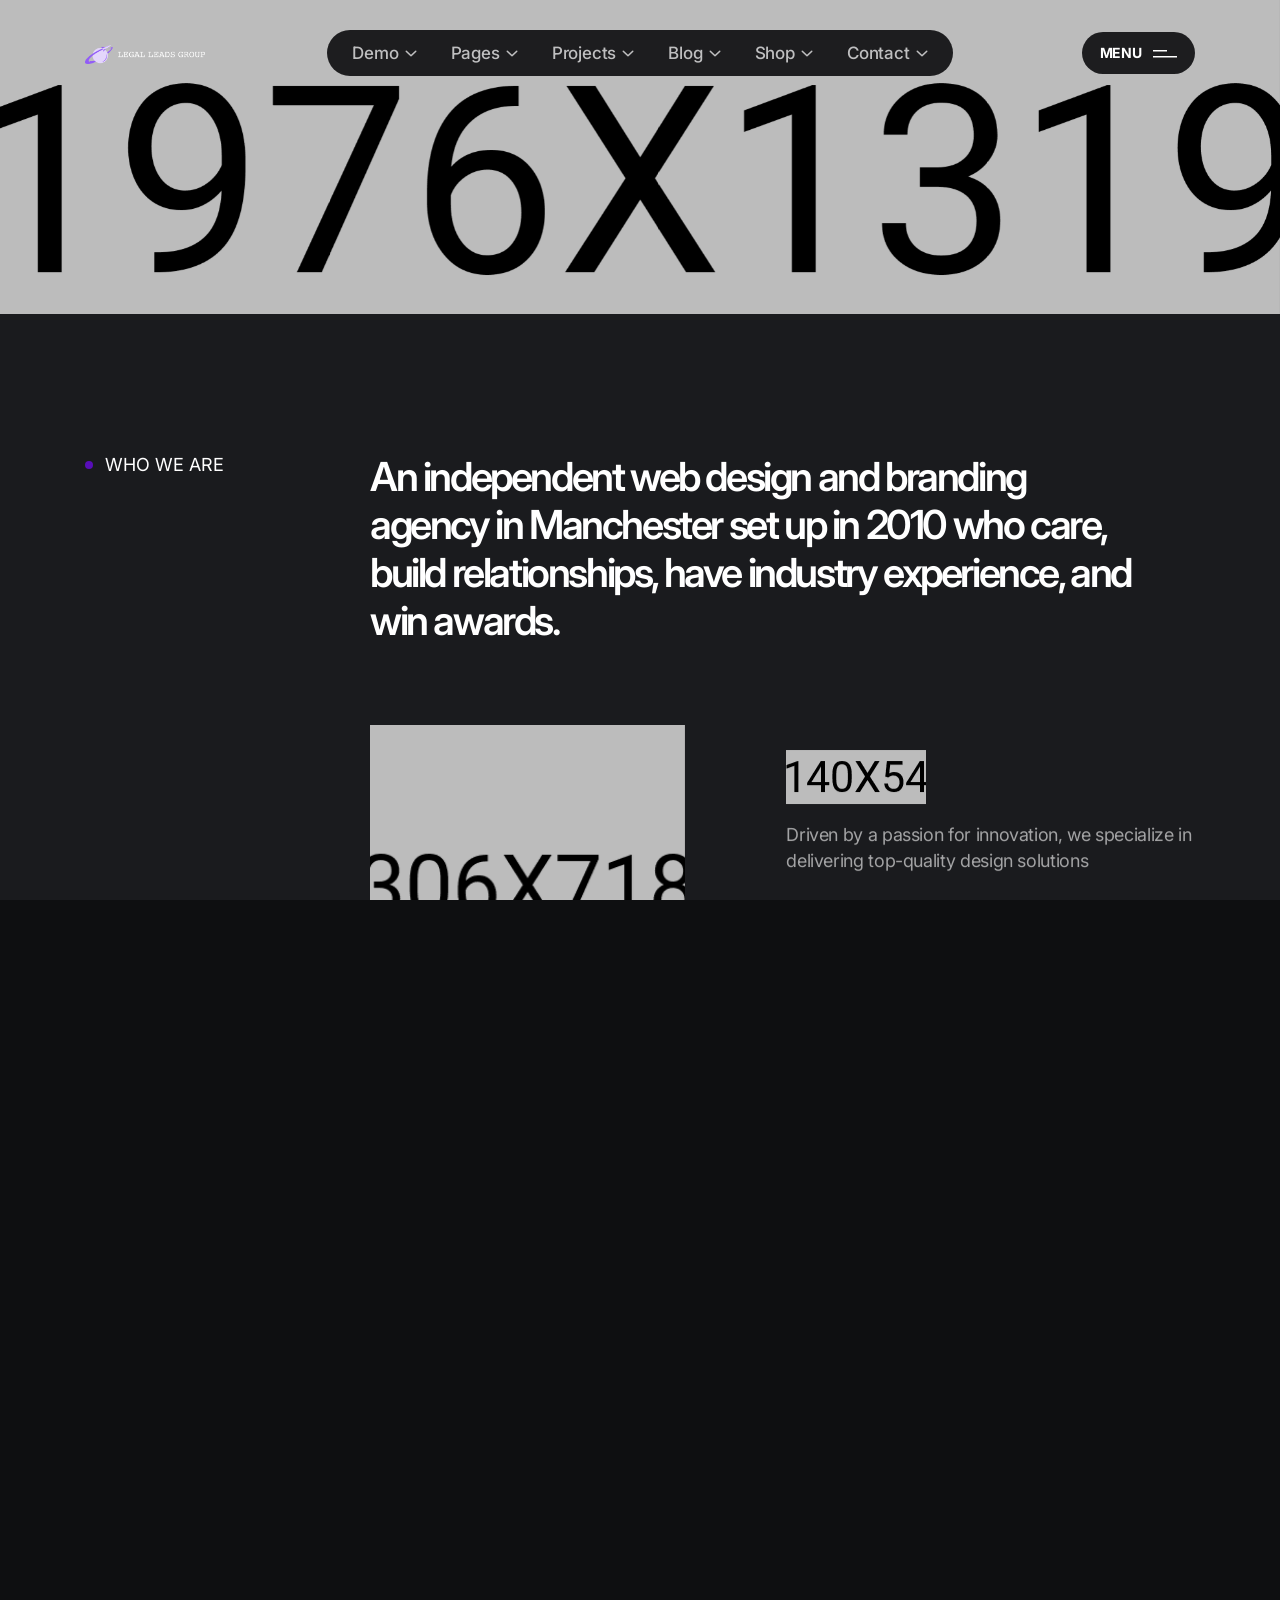
<file: about-us-dark.html>
<!doctype html>
<html class="no-js agntix-dark" lang="zxx">

<head>

    <meta charset="utf-8">
    <meta http-equiv="x-ua-compatible" content="ie=edge">
    <title>Agntix - Digital Agency & Creative Portfolio HTML Template</title>
    <meta name="description" content="">
    <meta name="viewport" content="width=device-width, initial-scale=1">

    <!-- Place favicon.ico in the root directory -->
    <link rel="shortcut icon" type="image/x-icon" href="assets/img/favicon/favicon.png">

    <!-- CSS here -->
    <!-- CSS here -->
    <link rel="stylesheet" href="assets/css/bootstrap.css">
    <link rel="stylesheet" href="assets/css/slick.css">
    <link rel="stylesheet" href="assets/css/swiper-bundle.css">
    <link rel="stylesheet" href="assets/css/magnific-popup.css">
    <link rel="stylesheet" href="assets/css/font-awesome-pro.css">
    <link rel="stylesheet" href="assets/css/spacing.css">
    <link rel="stylesheet" href="assets/css/atropos.min.css">
    <link rel="stylesheet" href="assets/css/main.css">
    <!-- CSS here -->
    <!-- CSS here -->

</head>

<body class="tp-magic-cursor">

    <!-- Begin magic cursor -->
    <div id="magic-cursor" class="cursor-bg-red-2">
        <div id="ball"></div>
    </div>
    <!-- End magic cursor -->

    <!-- preloader -->

    <!-- preloader -->
    <div id="preloader">
        <div class="preloader">
            <span></span>
            <span></span>
        </div>
    </div>
    <!-- preloader end  -->
    <!-- preloader end  -->

    <!-- back to top start -->
    <!-- back to top start -->
    <div class="back-to-top-wrapper">
        <button id="back_to_top" type="button" class="back-to-top-btn">
            <svg width="12" height="7" viewBox="0 0 12 7" fill="none" xmlns="http://www.w3.org/2000/svg">
                <path d="M11 6L6 1L1 6" stroke="currentColor" stroke-width="1.5" stroke-linecap="round" stroke-linejoin="round" />
            </svg>
        </button>
    </div>
    <!-- back to top end -->
    <!-- back to top end -->

    <!-- header area start -->

    <!-- header area start -->
    <div id="header-sticky" class="tp-header-area tp-header-inner-style header-inner-white tp-header-ptb tp-header-blur sticky-black-bg header-transparent mt-30">
        <div class="container container-1750">
            <div class="row align-items-center">
                <div class="col-xl-2 col-lg-6 col-6">
                    <div class="tp-header-logo">
                        <a href="index.html">
                            <img data-width="120" class="logo-white" src="assets/img/logo/logo-white.png" alt="">
                            <img data-width="120" class="logo-black d-none" src="assets/img/logo/logo-white.png" alt="">
                        </a>
                    </div>
                </div>
                <div class="col-xl-8 d-none d-xl-block">
                    <div class="tp-header-box text-center">
                        <div class="tp-header-menu tp-header-dropdown dropdown-black-bg">
                            <nav class="tp-mobile-menu-active">
                                <ul>
                                    <li class="has-dropdown">
                                        <a href="index.html">Demo</a>
                                        <div class="tp-megamenu-wrapper mega-menu megamenu-black-bg">
                                            <div class="row gx-0">
                                                <div class="col-xl-2">
                                                    <div class="tp-megamenu-list">
                                                        <h4 class="tp-megamenu-title">Home Light Version</h4>
                                                        <ul>
                                                            <li><a href="index.html">Modern Agency <span class="pop">Popular</span></a></li>
                                                            <li><a href="index-design-studio-light.html">Design Studio</a></li>
                                                            <li><a href="index-digital-marketing-light.html">Digital Marketing <span class="new">Trending</span></a></li>
                                                            <li><a href="index-creative-studio-light.html">Creative Studio</a></li>
                                                            <li><a href="index-design-agency-light.html">Design Agency</a></li>
                                                            <li><a href="index-creative-agency-light.html">Creative Agency</a></li>
                                                            <li><a href="index-architecture-hub-light.html">Architecture Hub <span class="hot">Hot</span></a></li>
                                                            <li><a href="index-unique-ai-image-light.html">AI Image Genaretor</a></li>
                                                        </ul>
                                                    </div>
                                                </div>
                                                <div class="col-xl-2">
                                                    <div class="tp-megamenu-list">
                                                        <h4 class="tp-megamenu-title">Home Dark Version</h4>
                                                        <ul>
                                                            <li><a href="index-dark.html">Modern Agency</a></li>
                                                            <li><a href="index-design-studio-dark.html">Design Studio <span class="hot">Hot</span></a></li>
                                                            <li><a href="index-digital-marketing-dark.html">Digital Marketing</a></li>
                                                            <li><a href="index-creative-studio-dark.html">Creative Studio</a></li>
                                                            <li><a href="index-design-agency-dark.html">Design Agency <span class="hot">Hot</span></a></li>
                                                            <li><a href="index-creative-agency-dark.html">Creative Agency <span class="pop">Popular</span></a></li>
                                                            <li><a href="index-architecture-hub-dark.html">Architecture Hub </a></li>
                                                            <li><a href="index-unique-ai-image-dark.html">AI Image Genaretor <span class="hot">Hot</span></a></li>
                                                        </ul>
                                                    </div>
                                                </div>
                                                <div class="col-xl-2">
                                                    <div class="tp-megamenu-list">
                                                        <h4 class="tp-megamenu-title">Home Light Version</h4>
                                                        <ul>
                                                            <li><a href="index-corporate-agency-light.html">Corporate Agency</a></li>
                                                            <li><a href="index-mobile-application-light.html">Mobile App <span class="pop">Popular</span></a></li>
                                                            <li><a href="index-it-solution-light.html">IT Solutions <span class="hot">Hot</span></a></li>
                                                            <li><a href="index-cryptocurrency-light.html">Cryptocurrency</a></li>
                                                            <li><a href="index-startup-agency-light.html">Startup Agency <span class="pop">Popular</span></a></li>
                                                            <li><a href="index-fashion-studio-light.html">Fashion Studio</a></li>
                                                            <li><a href="index-personal-portfolio-light.html">Personal Portfolio</a></li>
                                                            <li><a href="index-shop-modern-light.html">Shop Home <span class="hot">Hot</span></a></li>
                                                        </ul>
                                                    </div>
                                                </div>
                                                <div class="col-xl-2">
                                                    <div class="tp-megamenu-list">
                                                        <h4 class="tp-megamenu-title">Home Dark Version</h4>
                                                        <ul>
                                                            <li><a href="index-corporate-agency-dark.html">Corporate Agency <span class="hot">Hot</span></a></li>
                                                            <li><a href="index-mobile-application-dark.html">Mobile App</a></li>
                                                            <li><a href="index-it-solution-dark.html">IT Solutions</a></li>
                                                            <li><a href="index-cryptocurrency-dark.html">Cryptocurrency <span class="new">Trending</span></a></li>
                                                            <li><a href="index-startup-agency-dark.html">Startup Agency</a></li>
                                                            <li><a href="index-fashion-studio-dark.html">Fashion Studio <span class="pop">Popular</span></a></li>
                                                            <li><a href="index-personal-portfolio-dark.html">Personal Portfolio</a></li>
                                                            <li><a href="index-shop-modern-dark.html">Shop Home</a></li>
                                                        </ul>
                                                    </div>
                                                </div>
                                                <div class="col-xl-2">
                                                    <div class="tp-megamenu-list">
                                                        <h4 class="tp-megamenu-title">Showcases</h4>
                                                        <ul>
                                                            <li><a href="portfolio-webgl-showcase.html">Webgl Showcase <span class="hot">Hot</span></a></li>
                                                            <li><a href="portfolio-coverflow-slider.html">Coverflow Slider</a></li>
                                                            <li><a href="portfolio-creative-thumb-slider.html">Creative Thumb Slider <span class="hot">Hot</span></a></li>
                                                            <li><a href="portfolio-creative-skew-slider.html">Creative Skew Slider <span class="hot">Hot</span></a></li>
                                                            <li><a href="portfolio-creative-text-slider.html">Creative Text Slider</a></li>
                                                            <li><a href="portfolio-parallax-slider.html">Parallax Slider</a></li>
                                                            <li><a href="portfolio-perspective-slider.html">Paspective Showcase <span class="hot">Hot</span></a></li>
                                                            <li><a href="portfolio-horizontal-showcase.html">Horizontal Showcase</a></li>
                                                        </ul>
                                                    </div>
                                                </div>
                                                <div class="col-xl-2">
                                                    <div class="tp-megamenu-list">
                                                        <h4 class="tp-megamenu-title">Showcases</h4>
                                                        <ul>
                                                            <li><a href="portfolio-wrapper-slider.html">Wrapper Slider <span class="hot">Hot</span></a></li>
                                                            <li><a href="portfolio-slicer.html">Portfolio slicer <span class="hot">Hot</span></a></li>
                                                            <li><a href="portfolio-showcase.html">Portfolio Showcase</a></li>
                                                            <li><a href="brand-showcase.html">Brand Showcase</a></li>
                                                            <li><a href="portfolio-interactive-with-hover.html">Interactive with hover <span class="hot">Hot</span></a></li>
                                                            <li><a href="portfolio-interactive-with-scroll.html">Interactive with Scroll</a></li>
                                                            <li><a href="portfolio-slider-elegant.html">Slider Elegant</a></li>
                                                        </ul>
                                                    </div>
                                                </div>
                                            </div>
                                        </div>
                                    </li>
                                    <li class="has-dropdown">
                                        <a href="#">Pages</a>
                                        <div class="tp-megamenu-wrapper mega-menu megamenu-black-bg">
                                            <div class="row gx-0">
                                                <div class="col-xl-2">
                                                    <div class="tp-megamenu-list">
                                                        <h4 class="tp-megamenu-title">About Light Version</h4>
                                                        <ul>
                                                            <li><a href="about-me-light.html">About Me</a></li>
                                                            <li><a href="about-us-light.html">About Us</a></li>
                                                            <li><a href="about-modern-light.html">Modern About</a></li>
                                                            <li><a href="about-creative-light.html">Creative About</a></li>
                                                            <li><a href="about-startup-light.html">Startup About</a></li>
                                                            <li><a href="career-light.html">Carrer</a></li>
                                                        </ul>
                                                    </div>
                                                </div>
                                                <div class="col-xl-2">
                                                    <div class="tp-megamenu-list">
                                                        <h4 class="tp-megamenu-title">About Dark Version</h4>
                                                        <ul>
                                                            <li><a href="about-me-dark.html">About Me</a></li>
                                                            <li><a href="about-us-dark.html">About Us</a></li>
                                                            <li><a href="about-modern-dark.html">Modern About</a></li>
                                                            <li><a href="about-creative-dark.html">Creative About</a></li>
                                                            <li><a href="about-startup-dark.html">Startup About</a></li>
                                                            <li><a href="career-dark.html">Carrer</a></li>
                                                        </ul>
                                                    </div>
                                                </div>
                                                <div class="col-xl-2">
                                                    <div class="tp-megamenu-list">
                                                        <h4 class="tp-megamenu-title">Services Light Version</h4>
                                                        <ul>
                                                            <li><a href="service-1-light.html">Services</a></li>
                                                            <li><a href="service-2-light.html">Corporate Services</a></li>
                                                            <li><a href="service-3-light.html">Startup Services</a></li>
                                                            <li><a href="service-4-light.html">Modern Services</a></li>
                                                            <li><a href="service-details-light.html">Services Details</a></li>
                                                            <li><a href="service-details-2-light.html">Services Details 02</a></li>
                                                        </ul>
                                                    </div>
                                                </div>
                                                <div class="col-xl-2">
                                                    <div class="tp-megamenu-list">
                                                        <h4 class="tp-megamenu-title">Services Dark Version</h4>
                                                        <ul>
                                                            <li><a href="service-1-dark.html">Services</a></li>
                                                            <li><a href="service-2-dark.html">Corporate Services</a></li>
                                                            <li><a href="service-3-dark.html">Startup Services</a></li>
                                                            <li><a href="service-4-dark.html">Modern Services</a></li>
                                                            <li><a href="service-details-dark.html">Services Details</a></li>
                                                            <li><a href="service-details-2-dark.html">Services Details 02</a></li>
                                                        </ul>
                                                    </div>
                                                </div>
                                                <div class="col-xl-2">
                                                    <div class="tp-megamenu-list">
                                                        <h4 class="tp-megamenu-title">Special Pages Light</h4>
                                                        <ul>
                                                            <li><a href="career-details-light.html">Careers Details</a></li>
                                                            <li><a href="pricing-light.html">Pricing</a></li>
                                                            <li><a href="team-light.html">Team</a></li>
                                                            <li><a href="team-details-light.html">Team Details</a></li>
                                                            <li><a href="faq-light.html">FAQ’s</a></li>
                                                            <li><a href="error-light.html">404 Page</a></li>
                                                        </ul>
                                                    </div>
                                                </div>
                                                <div class="col-xl-2">
                                                    <div class="tp-megamenu-list">
                                                        <h4 class="tp-megamenu-title">Special Pages Dark</h4>
                                                        <ul>
                                                            <li><a href="career-details-dark.html">Careers Details</a></li>
                                                            <li><a href="pricing-dark.html">Pricing</a></li>
                                                            <li><a href="team-dark.html">Team</a></li>
                                                            <li><a href="team-details-dark.html">Team Details</a></li>
                                                            <li><a href="faq-dark.html">FAQ’s</a></li>
                                                            <li><a href="error-dark.html">404 Page</a></li>
                                                        </ul>
                                                    </div>
                                                </div>
                                            </div>
                                        </div>
                                    </li>
                                    <li class="has-dropdown">
                                        <a href="portfolio-metro.html">Projects</a>
                                        <div class="tp-megamenu-wrapper mega-menu megamenu-black-bg">
                                            <div class="row gx-0">
                                                <div class="col-xl-10">
                                                    <div class="row gx-0">
                                                        <div class="col-xl-3">
                                                            <div class="tp-megamenu-list">
                                                                <h4 class="tp-megamenu-title">Portfolio Grid</h4>
                                                                <ul>
                                                                    <li><a href="portfolio-col-2.html">Two Columns</a></li>
                                                                    <li><a href="portfolio-col-3.html">Three Columns</a></li>
                                                                    <li><a href="portfolio-col-4.html">Four Columns Wide</a></li>
                                                                    <li><a href="portfolio-masonry.html">Masonry</a></li>
                                                                    <li><a href="portfolio-metro.html">Portfolio Metro</a></li>
                                                                    <li><a href="portfolio-pinterest.html">Portfolio Pinterest</a></li>
                                                                    <li><a href="portfolio-horizontal-showcase.html">Horizontal Showcase</a></li>
                                                                </ul>
                                                            </div>
                                                        </div>
                                                        <div class="col-xl-3">
                                                            <div class="tp-megamenu-list">
                                                                <h4 class="tp-megamenu-title">Showcases</h4>
                                                                <ul>
                                                                    <li><a href="portfolio-webgl-showcase.html">Webgl Showcase</a></li>
                                                                    <li><a href="portfolio-coverflow-slider.html">Coverflow Slider</a></li>
                                                                    <li><a href="portfolio-creative-thumb-slider.html">Creative Thumb Slider</a></li>
                                                                    <li><a href="portfolio-creative-skew-slider.html">Creative Skew Slider</a></li>
                                                                    <li><a href="portfolio-creative-text-slider.html">Creative Text Slider</a></li>
                                                                    <li><a href="portfolio-parallax-slider.html">Parallax Slider</a></li>
                                                                    <li><a href="portfolio-perspective-slider.html">Paspective Showcase</a></li>
                                                                </ul>
                                                            </div>
                                                        </div>
                                                        <div class="col-xl-3">
                                                            <div class="tp-megamenu-list">
                                                                <h4 class="tp-megamenu-title">Showcases</h4>
                                                                <ul>
                                                                    <li><a href="portfolio-wrapper-slider.html">Wrapper Slider</a></li>
                                                                    <li><a href="portfolio-slicer.html">Portfolio slicer</a></li>
                                                                    <li><a href="portfolio-showcase.html">Portfolio Showcase</a></li>
                                                                    <li><a href="brand-showcase.html">Brand Showcase</a></li>
                                                                    <li><a href="portfolio-interactive-with-hover.html">Interactive with hover</a></li>
                                                                    <li><a href="portfolio-interactive-with-scroll.html">Interactive with Scroll</a></li>
                                                                    <li><a href="portfolio-slider-elegant.html">Slider Elegant</a></li>
                                                                </ul>
                                                            </div>
                                                        </div>
                                                        <div class="col-xl-3">
                                                            <div class="tp-megamenu-list">
                                                                <h4 class="tp-megamenu-title">Single Projects</h4>
                                                                <ul>
                                                                    <li><a href="portfolio-details-classic-stack.html">Classic Stack</a></li>
                                                                    <li><a href="portfolio-details-creative-slider.html">Creative Slider</a></li>
                                                                    <li><a href="portfolio-details-gallery.html">Gallery</a></li>
                                                                    <li><a href="portfolio-details-modern.html">Modern</a></li>
                                                                    <li><a href="portfolio-details-video.html">Video</a></li>
                                                                    <li><a href="portfolio-details-image-comparison.html">Image Comparison</a></li>
                                                                    <li><a href="portfolio-details-custom-light.html">Custom Light</a></li>
                                                                </ul>
                                                            </div>
                                                        </div>
                                                    </div>
                                                </div>
                                                <div class="col-xl-2">
                                                    <div class="tp-megamenu-list">
                                                        <div class="tp-megamenu-thumb">
                                                            <img src="assets/img/menu/menu-1.png" alt="">
                                                        </div>
                                                    </div>
                                                </div>
                                            </div>
                                        </div>
                                    </li>
                                    <li class="has-dropdown">
                                        <a href="blog-list.html">Blog</a>
                                        <ul class="tp-submenu submenu">
                                            <li><a href="blog-standard.html">Blog Classic</a></li>
                                            <li><a href="blog-standard-light.html">Blog Classic Light</a></li>
                                            <li><a href="blog-list.html">Blog Listing</a></li>
                                            <li><a href="blog-list-light.html">Blog Listing Light</a></li>
                                            <li class="menu-item-has-children">
                                                <a href="blog-grid.html">Grid Layout</a>
                                                <ul class="tp-submenu submenu">
                                                    <li><a href="blog-grid-2-col.html">2 Columns</a></li>
                                                    <li><a href="blog-grid-2-col-light.html">2 Columns Light</a></li>
                                                    <li><a href="blog-grid.html">3 Columns</a></li>
                                                    <li><a href="blog-grid-light.html">3 Columns Light</a></li>
                                                    <li><a href="blog-grid-with-sidebar.html">2 Col + sidebar</a></li>
                                                    <li><a href="blog-grid-with-sidebar-light.html">2 Col + sidebar Light</a></li>
                                                </ul>
                                            </li>
                                            <li><a href="blog-masonry.html">Masonry Grid</a></li>
                                            <li><a href="blog-masonry-light.html">Masonry Grid Light</a></li>
                                            <li class="menu-item-has-children"><a href="blog-details-without-sidebar.html">Single Layouts</a>
                                                <ul class="tp-submenu submenu">
                                                    <li><a href="blog-details.html">Blog Single Post</a></li>
                                                    <li><a href="blog-details-light.html">Blog Single Post Light</a></li>
                                                    <li><a href="blog-details-without-sidebar.html">Blog No Sidebar</a></li>
                                                    <li><a href="blog-details-without-sidebar-light.html">Blog No Sidebar Light</a></li>
                                                </ul>
                                            </li>
                                        </ul>
                                    </li>
                                    <li class="has-dropdown">
                                        <a href="index-shop-modern-dark.html">Shop</a>
                                        <ul class="tp-submenu submenu">
                                            <li><a href="index-shop-modern-light.html">Shop Modern</a></li>
                                            <li><a href="index-shop-modern-dark.html">Shop Modern Dark</a></li>
                                            <li><a href="index-shop-with-slider-light.html">Shop With Slider</a></li>
                                            <li><a href="index-shop-with-slider-dark.html">Shop With Slider Dark</a></li>
                                            <li class="menu-item-has-children"><a href="#">Shop Page</a>
                                                <ul class="tp-submenu submenu">
                                                    <li><a href="shop.html">Shop Page</a></li>
                                                    <li><a href="shop-dark.html">Shop Page Dark</a></li>
                                                    <li><a href="shop-details.html">Shop Details</a></li>
                                                    <li><a href="shop-details-dark.html">Shop Details Dark</a></li>
                                                </ul>
                                            </li>
                                            <li class="menu-item-has-children"><a href="#">My Account</a>
                                                <ul class="tp-submenu submenu">
                                                    <li><a href="my-account.html">My Account</a></li>
                                                    <li><a href="cart.html">Cart</a></li>
                                                    <li><a href="checkout.html">Checkout</a></li>
                                                    <li><a href="wishlist.html">Wishlist</a></li>
                                                    <li><a href="login.html">LogIn</a></li>
                                                    <li><a href="register.html">Register</a></li>
                                                </ul>
                                            </li>
                                        </ul>
                                    </li>
                                    <li class="has-dropdown">
                                        <a href="contact-dark.html">Contact</a>
                                        <ul class="tp-submenu submenu">
                                            <li><a href="contact-me-light.html">Contact Me</a></li>
                                            <li><a href="contact-me-dark.html">Contact Me Dark</a></li>
                                            <li><a href="contact-us-light.html">Contact Us</a></li>
                                            <li><a href="contact-us-dark.html">Contact Us Dark</a></li>
                                            <li><a href="contact.html">Get In Touch</a></li>
                                            <li><a href="contact-dark.html">Get In Touch Dark</a></li>
                                        </ul>
                                    </li>
                                </ul>
                            </nav>
                        </div>
                    </div>
                </div>
                <div class="col-xl-2 col-lg-6 col-6">
                    <div class="tp-header-right text-end">
                        <div class="tp-header-14-bar-wrap ml-20">
                            <button class="tp-header-8-bar tp-offcanvas-open-btn">
                                <span>Menu</span>
                                <span>
                                    <svg width="24" height="8" viewBox="0 0 24 8" fill="none" xmlns="http://www.w3.org/2000/svg">
                                        <path d="M0 0H14V1.5H0V0Z" fill="currentcolor" />
                                        <path d="M0 6H24V7.5H0V6Z" fill="currentcolor" />
                                    </svg>
                                </span>
                            </button>
                        </div>
                    </div>
                </div>
            </div>
        </div>
    </div>
    <!-- header area end -->

    <!-- header area end -->

    <!-- offcanvas start here -->
    <!-- tp-offcanvus-area-start -->
    <div class="tp-offcanvas-area">
        <div class="tp-offcanvas-wrapper offcanvas-black-bg">
            <div class="tp-offcanvas-top d-flex align-items-center justify-content-between">
                <div class="tp-offcanvas-logo">
                    <a href="index.html">
                        <img class="logo-1" data-width="120" src="assets/img/logo/logo-black.png" alt="">
                        <img class="logo-2" data-width="120" src="assets/img/logo/logo-white.png" alt="">
                    </a>
                </div>
                <div class="tp-offcanvas-close">
                    <button class="tp-offcanvas-close-btn">
                        <svg width="37" height="38" viewBox="0 0 37 38" fill="none" xmlns="http://www.w3.org/2000/svg">
                            <path d="M9.19141 9.80762L27.5762 28.1924" stroke="currentColor" stroke-width="1.5" stroke-linecap="round" stroke-linejoin="round" />
                            <path d="M9.19141 28.1924L27.5762 9.80761" stroke="currentColor" stroke-width="1.5" stroke-linecap="round" stroke-linejoin="round" />
                        </svg>
                    </button>
                </div>
            </div>
            <div class="tp-offcanvas-main">
                <div class="tp-offcanvas-content d-none d-xl-block">
                    <h3 class="tp-offcanvas-title">Hello There!</h3>
                    <p>Lorem ipsum dolor sit amet, consectetur adipiscing elit, </p>
                </div>
                <div class="tp-offcanvas-menu d-xl-none">
                    <nav></nav>
                </div>
                <div class="tp-offcanvas-gallery d-none d-xl-block">
                    <div class="row gx-2">
                        <div class="col-md-3 col-3">
                            <div class="tp-offcanvas-gallery-img fix">
                                <a class="popup-image" href="assets/img/offcanvas/offcanvas-1.jpg"><img src="assets/img/offcanvas/offcanvas-1.jpg" alt=""></a>
                            </div>
                        </div>
                        <div class="col-md-3 col-3">
                            <div class="tp-offcanvas-gallery-img fix">
                                <a class="popup-image" href="assets/img/offcanvas/offcanvas-2.jpg"><img src="assets/img/offcanvas/offcanvas-2.jpg" alt=""></a>
                            </div>
                        </div>
                        <div class="col-md-3 col-3">
                            <div class="tp-offcanvas-gallery-img fix">
                                <a class="popup-image" href="assets/img/offcanvas/offcanvas-3.jpg"><img src="assets/img/offcanvas/offcanvas-3.jpg" alt=""></a>
                            </div>
                        </div>
                        <div class="col-md-3 col-3">
                            <div class="tp-offcanvas-gallery-img fix">
                                <a class="popup-image" href="assets/img/offcanvas/offcanvas-4.jpg"><img src="assets/img/offcanvas/offcanvas-4.jpg" alt=""></a>
                            </div>
                        </div>
                    </div>
                </div>
                <div class="tp-offcanvas-contact">
                    <h3 class="tp-offcanvas-title sm">Information</h3>
                    <ul>
                        <li><a href="tel:1245654">+ 4 20 7700 1007</a></li>
                        <li><a href="mailto:hello@diego.com">hello@diego.com</a></li>
                        <li><a href="#">Avenue de Roma 158b, Lisboa</a></li>
                    </ul>
                </div>
                <div class="tp-offcanvas-social">
                    <h3 class="tp-offcanvas-title sm">Follow Us</h3>
                    <ul>
                        <li>
                            <a href="#">
                                <svg width="16" height="16" viewBox="0 0 16 16" fill="none" xmlns="http://www.w3.org/2000/svg">
                                    <path d="M11.25 1.5H4.75C2.95507 1.5 1.5 2.95507 1.5 4.75V11.25C1.5 13.0449 2.95507 14.5 4.75 14.5H11.25C13.0449 14.5 14.5 13.0449 14.5 11.25V4.75C14.5 2.95507 13.0449 1.5 11.25 1.5Z" stroke="currentColor" stroke-width="1.5" stroke-linecap="round" stroke-linejoin="round" />
                                    <path d="M10.6016 7.5907C10.6818 8.13166 10.5894 8.68414 10.3375 9.16955C10.0856 9.65497 9.68711 10.0486 9.19862 10.2945C8.71014 10.5404 8.15656 10.6259 7.61663 10.5391C7.0767 10.4522 6.57791 10.1972 6.19121 9.81055C5.80451 9.42385 5.54959 8.92506 5.46271 8.38513C5.37583 7.8452 5.46141 7.29163 5.70728 6.80314C5.95315 6.31465 6.34679 5.91613 6.83221 5.66425C7.31763 5.41238 7.87011 5.31998 8.41107 5.4002C8.96287 5.48202 9.47372 5.73915 9.86817 6.1336C10.2626 6.52804 10.5197 7.0389 10.6016 7.5907Z" stroke="currentColor" stroke-width="1.5" stroke-linecap="round" stroke-linejoin="round" />
                                    <path d="M11.5742 4.42578H11.5842" stroke="currentColor" stroke-width="1.5" stroke-linecap="round" stroke-linejoin="round" />
                                </svg>
                            </a>
                        </li>
                        <li>
                            <a href="#">
                                <svg width="18" height="18" viewBox="0 0 18 18" fill="none" xmlns="http://www.w3.org/2000/svg">
                                    <path d="M2.50589 12.7494C4.57662 16.336 9.16278 17.5648 12.7494 15.4941C14.2113 14.65 15.2816 13.388 15.8962 11.9461C16.7895 9.85066 16.7208 7.37526 15.4941 5.25063C14.2674 3.12599 12.1581 1.82872 9.89669 1.55462C8.34063 1.366 6.71259 1.66183 5.25063 2.50589C1.66403 4.57662 0.435172 9.16278 2.50589 12.7494Z" stroke="currentColor" stroke-width="1.5" />
                                    <path d="M12.7127 15.4292C12.7127 15.4292 12.0086 10.4867 10.5011 7.87559C8.99362 5.26451 5.28935 2.57155 5.28935 2.57155M5.68449 15.6124C6.79553 12.2606 12.34 8.54524 16.3975 9.43537M12.311 2.4082C11.1953 5.72344 5.75732 9.38453 1.71875 8.58915" stroke="currentColor" stroke-width="1.5" stroke-linecap="round" />
                                </svg>
                            </a>
                        </li>
                        <li>
                            <a href="#">
                                <svg width="18" height="11" viewBox="0 0 18 11" fill="none" xmlns="http://www.w3.org/2000/svg">
                                    <path d="M1 5.5715H6.33342C7.62867 5.5715 8.61917 6.56199 8.61917 7.85725C8.61917 9.15251 7.62867 10.143 6.33342 10.143H1.76192C1.30477 10.143 1 9.83823 1 9.38108V1.76192C1 1.30477 1.30477 1 1.76192 1H5.5715C6.86676 1 7.85725 1.99049 7.85725 3.28575C7.85725 4.58101 6.86676 5.5715 5.5715 5.5715H1Z" stroke="currentColor" stroke-width="1.5" stroke-miterlimit="10"></path>
                                    <path d="M10.9062 7.09454H17.0016C17.0016 5.41832 15.6301 4.04688 13.9539 4.04688C12.2777 4.04688 10.9062 5.41832 10.9062 7.09454ZM10.9062 7.09454C10.9062 8.77076 12.2777 10.1422 13.9539 10.1422H15.2492" stroke="currentColor" stroke-width="1.5" stroke-miterlimit="10" stroke-linecap="round" stroke-linejoin="round"></path>
                                    <path d="M16.1125 1.44434H11.668" stroke="currentColor" stroke-width="1.2" stroke-miterlimit="10" stroke-linecap="round" stroke-linejoin="round"></path>
                                </svg>
                            </a>
                        </li>
                        <li>
                            <a href="#">
                                <svg width="18" height="14" viewBox="0 0 18 14" fill="none" xmlns="http://www.w3.org/2000/svg">
                                    <path d="M12.75 13H5.25C3 13 1.5 11.5 1.5 9.25V4.75C1.5 2.5 3 1 5.25 1H12.75C15 1 16.5 2.5 16.5 4.75V9.25C16.5 11.5 15 13 12.75 13Z" stroke="currentColor" stroke-width="1.5" stroke-miterlimit="10" stroke-linecap="round" stroke-linejoin="round" />
                                    <path d="M8.70676 5.14837L10.8006 6.40465C11.5543 6.90716 11.5543 7.66093 10.8006 8.16344L8.70676 9.41972C7.86923 9.92224 7.19922 9.50348 7.19922 8.5822V6.06964C7.19922 4.98086 7.86923 4.64585 8.70676 5.14837Z" fill="currentColor" />
                                </svg>
                            </a>
                        </li>
                    </ul>
                </div>
            </div>
        </div>
    </div>
    <div class="body-overlay"></div>
    <!-- tp-offcanvus-area-end -->
    <!-- offcanvas end here -->

    <div id="smooth-wrapper">
        <div id="smooth-content">

            <main>

                <!-- hero area start -->
                <div class="ar-hero-area p-relative include-bg" data-background="assets/img/blog/blog-masonry/blog-bradcum-bg.png">
                    <div class="ar-about-us-4-shape">
                        <img src="assets/img/portfolio/portfolio-shape.png" alt="">
                    </div>
                    <div class="container container-1230">
                        <div class="ar-about-us-4-hero-ptb">
                            <div class="row justify-content-center">
                                <div class="col-xl-12">
                                    <div class="ar-hero-title-box tp_fade_anim" data-delay=".3">
                                        <h3 class="ar-about-us-4-title">Fueling Minds <br>
                                            Inspiring Designs..</h3>
                                        <div class="ar-about-us-4-title-box d-flex justify-content-end">
                                            <span class="tp-section-subtitle pre">About Us</span>
                                            <div class="ar-about-us-4-icon">
                                                <svg xmlns="http://www.w3.org/2000/svg" width="81" height="9" viewBox="0 0 81 9" fill="none">
                                                    <rect y="4" width="80" height="1" fill="#111013" />
                                                    <path d="M77 7.96366L80.5 4.48183L77 1" stroke="#111013" stroke-linecap="round" stroke-linejoin="round" />
                                                </svg>
                                            </div>
                                            <p>An independent web design and branding agency <br>
                                                in Manchester set up in 2012 who care, build relationships, <br> have industry experience, and win awards.</p>
                                        </div>
                                    </div>
                                </div>
                            </div>
                        </div>
                    </div>
                </div>
                <!-- hero area end -->

                <!-- about us 4 area start -->
                <section class="ar-about-us-4-text-area">
                    <div class="container">
                        <div class="row">
                            <div class="col-lg-12">
                                <div class="ar-about-us-4-text-warp">
                                    <div class="swiper-container tp-brand-active">
                                        <div class="swiper-wrapper slide-transtion">
                                            <div class="swiper-slide">
                                                <h2 class="ar-about-us-4-text-title">
                                                    About Us
                                                </h2>
                                            </div>
                                            <div class="swiper-slide">
                                                <h2 class="ar-about-us-4-text-title">
                                                    About Us
                                                </h2>
                                            </div>
                                            <div class="swiper-slide">
                                                <h2 class="ar-about-us-4-text-title">
                                                    About Us
                                                </h2>
                                            </div>
                                            <div class="swiper-slide">
                                                <h2 class="ar-about-us-4-text-title">
                                                    About Us
                                                </h2>
                                            </div>
                                            <div class="swiper-slide">
                                                <h2 class="ar-about-us-4-text-title">
                                                    About Us
                                                </h2>
                                            </div>
                                            <div class="swiper-slide">
                                                <h2 class="ar-about-us-4-text-title">
                                                    About Us
                                                </h2>
                                            </div>
                                        </div>
                                    </div>
                                </div>
                            </div>
                        </div>
                    </div>
                </section>
                <!-- about us 4 area end -->

                <!-- banner area start -->
                <div class="ar-banner-area">
                    <div class="ar-banner-wrap ar-about-us-4">
                        <img class="w-100" src="assets/img/about-us/about-us-4/about-us-4-thumb-1.jpg" alt="" data-speed=".8">
                    </div>
                </div>
                <!-- banner area end -->

                <!-- about area start -->
                <div class="tp-about-area pt-140 pb-140 tp-bounce-trigger" data-bg-color="#1A1B1E">
                    <div class="container">
                        <div class="tp-about-box p-relative">
                            <div class="tp-about-shape-1 tp-bounce d-none d-md-block">
                                <img src="assets/img/home-01/about/about-shape-1.png" alt="">
                            </div>
                            <div class="row">
                                <div class="col-xl-3">
                                    <div class="tp-about-title-box">
                                        <span class="tp-section-subtitle pre tp_fade_anim">WHO WE ARE</span>
                                    </div>
                                </div>
                                <div class="col-xl-9">
                                    <div class="tp-about-wrap">
                                        <div class="tp-about-text tp_fade_anim">
                                            <p>
                                                An independent web design and branding agency in Manchester set up in 2010 who care,
                                                build relationships, have industry experience, and win awards.
                                            </p>
                                        </div>
                                        <div class="row">
                                            <div class="col-xl-5 col-lg-4 col-md-5">
                                                <div class="tp-about-thumb">
                                                    <img data-speed=".8" src="assets/img/home-01/about/about-1.jpg" alt="">
                                                </div>
                                            </div>
                                            <div class="col-xl-7 col-lg-8 col-md-7">
                                                <div class="tp-about-funcact-wrap">
                                                    <div class="tp-about-avater-info">
                                                        <img class="tp_fade_anim" data-delay=".3" data-fade-from="right" src="assets/img/home-01/about/about-avater-dark.png" alt="">
                                                        <div class="tp_text_anim">
                                                            <p>Driven by a passion for innovation, we specialize in <br> delivering top-quality design solutions</p>
                                                        </div>
                                                    </div>
                                                    <div class="row">
                                                        <div class="col-md-6 col-sm-6">
                                                            <div class="tp-about-funcact-item tp_fade_anim mb-30" data-delay=".3">
                                                                <span><i data-purecounter-duration="1" data-purecounter-end="98" class="purecounter">0</i>%</span>
                                                                <p>Clients Satisfied and <br> Repeating</p>
                                                            </div>
                                                        </div>
                                                        <div class="col-md-6 col-sm-6">
                                                            <div class="tp-about-funcact-item tp_fade_anim mb-30" data-delay=".5">
                                                                <span><i data-purecounter-duration="1" data-purecounter-end="125" class="purecounter">0</i>+</span>
                                                                <p>Projects Completed in <br> 24 Countries</p>
                                                            </div>
                                                        </div>
                                                    </div>
                                                </div>
                                            </div>
                                        </div>
                                    </div>
                                </div>
                            </div>
                        </div>
                    </div>
                </div>
                <!-- about area end -->

                <!-- service area start -->
                <div class="creative-service-area pb-70 pt-160">
                    <div class="container container-1580">
                        <div class="row mb-80">
                            <div class="col-xl-3">
                                <div class="creative-service-subtitle-box about-us-4">
                                    <span class="tp-section-subtitle mb-20 fs-17 pre-circle">Our Services</span>
                                </div>
                            </div>
                            <div class="col-xl-6 col-lg-7">
                                <div class="creative-service-title-box">
                                    <h4 class="tp-section-title fs-44">How we take your <br> business to the next level</h4>
                                </div>
                            </div>
                            <div class="col-xl-3 col-lg-5">
                                <div class="creative-service-top-content">
                                    <p>We are a digital marketing agency with expertise, and we’re on a mission to help you take the next step in your business.</p>
                                    <a href="blog-grid-2-col.html" class="tp-btn-black btn-red-bg pr-15">
                                        <span class="tp-btn-black-filter-blur">
                                            <svg width="0" height="0">
                                                <defs>
                                                    <filter id="buttonFilter5">
                                                        <feGaussianBlur in="SourceGraphic" stdDeviation="5" result="blur"></feGaussianBlur>
                                                        <feColorMatrix in="blur" values="1 0 0 0 0  0 1 0 0 0  0 0 1 0 0  0 0 0 19 -9"></feColorMatrix>
                                                        <feComposite in="SourceGraphic" in2="buttonFilter5" operator="atop"></feComposite>
                                                        <feBlend in="SourceGraphic" in2="buttonFilter5"></feBlend>
                                                    </filter>
                                                </defs>
                                            </svg>
                                        </span>
                                        <span class="tp-btn-black-filter d-inline-flex align-items-center" style="filter: url(#buttonFilter5)">
                                            <span class="tp-btn-black-text">See all Articles</span>
                                            <span class="tp-btn-black-circle">
                                                <svg width="10" height="10" viewBox="0 0 10 10" fill="none" xmlns="http://www.w3.org/2000/svg">
                                                    <path d="M1 9L9 1M9 1H1M9 1V9" stroke="currentcolor" stroke-width="1.5" stroke-linecap="round" stroke-linejoin="round" />
                                                </svg>
                                            </span>
                                        </span>
                                    </a>
                                </div>
                            </div>
                        </div>
                        <div class="creative-service-wrap">
                            <div class="row">
                                <div class="offset-xl-3 col-xl-9">
                                    <div class="creative-service-item about-us-4 d-flex align-items-start justify-content-between tp_fade_anim">
                                        <div class="creative-service-content d-flex align-items-start">
                                            <span>(01)</span>
                                            <div class="creative-service-title-info">
                                                <h4 class="creative-service-title"><a href="service-details-dark.html">Branding</a></h4>
                                                <div class="creative-service-category">
                                                    <span>Logo design</span>
                                                    <span>Brand Guidelines</span>
                                                    <span>Visual Identity</span>
                                                    <span>Custom Emails</span>
                                                    <span>Presentations</span>
                                                </div>
                                            </div>
                                        </div>
                                        <div class="creative-service-link">
                                            <a href="service-details-dark.html">
                                                <span>
                                                    <svg width="14" height="14" viewBox="0 0 14 14" fill="none" xmlns="http://www.w3.org/2000/svg">
                                                        <path d="M1 13L13 1M13 1H1M13 1V13" stroke="currentcolor" stroke-width="1.5" stroke-linecap="round" stroke-linejoin="round" />
                                                    </svg>
                                                </span>
                                            </a>
                                        </div>
                                    </div>
                                    <div class="creative-service-item about-us-4 d-flex align-items-start justify-content-between tp_fade_anim">
                                        <div class="creative-service-content d-flex align-items-start">
                                            <span>(02)</span>
                                            <div class="creative-service-title-info">
                                                <h4 class="creative-service-title"><a href="service-details-dark.html">Identity</a></h4>
                                                <div class="creative-service-category">
                                                    <span>Logo design</span>
                                                    <span>Brand Guidelines</span>
                                                    <span>Visual Identity</span>
                                                    <span>Custom Emails</span>
                                                    <span>Presentations</span>
                                                </div>
                                            </div>
                                        </div>
                                        <div class="creative-service-link">
                                            <a href="service-details-dark.html">
                                                <span>
                                                    <svg width="14" height="14" viewBox="0 0 14 14" fill="none" xmlns="http://www.w3.org/2000/svg">
                                                        <path d="M1 13L13 1M13 1H1M13 1V13" stroke="currentcolor" stroke-width="1.5" stroke-linecap="round" stroke-linejoin="round" />
                                                    </svg>
                                                </span>
                                            </a>
                                        </div>
                                    </div>
                                    <div class="creative-service-item about-us-4 d-flex align-items-start justify-content-between tp_fade_anim">
                                        <div class="creative-service-content d-flex align-items-start">
                                            <span>(03)</span>
                                            <div class="creative-service-title-info">
                                                <h4 class="creative-service-title"><a href="service-details-dark.html">Impact</a></h4>
                                                <div class="creative-service-category">
                                                    <span>Logo design</span>
                                                    <span>Brand Guidelines</span>
                                                    <span>Visual Identity</span>
                                                    <span>Custom Emails</span>
                                                    <span>Presentations</span>
                                                </div>
                                            </div>
                                        </div>
                                        <div class="creative-service-link">
                                            <a href="service-details-dark.html">
                                                <span>
                                                    <svg width="14" height="14" viewBox="0 0 14 14" fill="none" xmlns="http://www.w3.org/2000/svg">
                                                        <path d="M1 13L13 1M13 1H1M13 1V13" stroke="currentcolor" stroke-width="1.5" stroke-linecap="round" stroke-linejoin="round" />
                                                    </svg>
                                                </span>
                                            </a>
                                        </div>
                                    </div>
                                </div>
                            </div>
                        </div>
                    </div>
                </div>
                <!-- service area end -->

                <!-- funfact area start -->
                <div class="tp-funfact-area">
                    <div class="tp-funfact-panel-wrap">
                        <div class="tp-funfact-panel">
                            <div class="tp-funfact-green-wrap include-bg tp-text-bounce-trigger p-relative" data-bg-color="#1A1B1E">
                                <div class="container container-1300">
                                    <div class="row">
                                        <div class="col-lg-6 col-md-6">
                                            <div class="tp-funfact-img-wrap">
                                                <div class="row gx-20">
                                                    <div class="col-lg-3 col-sm-4 col-6">
                                                        <div class="tp-funfact-img mb-20 tp_fade_anim" data-delay=".3">
                                                            <img src="assets/img/home-01/funfact/funfact-1.png" alt="">
                                                        </div>
                                                    </div>
                                                    <div class="col-lg-3 col-sm-4 col-6">
                                                        <div class="tp-funfact-img mb-20 tp_fade_anim" data-delay=".5">
                                                            <img src="assets/img/home-01/funfact/funfact-placeholder.png" alt="">
                                                        </div>
                                                    </div>
                                                    <div class="col-lg-3 col-sm-4 col-6">
                                                        <div class="tp-funfact-img mb-20 tp_fade_anim" data-delay=".7">
                                                            <img src="assets/img/home-01/funfact/funfact-placeholder.png" alt="">
                                                        </div>
                                                    </div>
                                                    <div class="col-lg-3 col-sm-4 col-6">
                                                        <div class="tp-funfact-img mb-20 tp_fade_anim" data-delay=".9">
                                                            <img src="assets/img/home-01/funfact/funfact-placeholder.png" alt="">
                                                        </div>
                                                    </div>
                                                    <div class="col-lg-3 col-sm-4 col-6">
                                                        <div class="tp-funfact-img mb-20 tp_fade_anim" data-delay="1">
                                                            <img src="assets/img/home-01/funfact/funfact-placeholder.png" alt="">
                                                        </div>
                                                    </div>
                                                    <div class="col-lg-3 col-sm-4 col-6">
                                                        <div class="tp-funfact-img mb-20 tp_fade_anim" data-delay="1.1">
                                                            <img src="assets/img/home-01/funfact/funfact-2.png" alt="">
                                                        </div>
                                                    </div>
                                                    <div class="col-lg-3 col-sm-4 col-6">
                                                        <div class="tp-funfact-img mb-20 tp_fade_anim" data-delay="1.2">
                                                            <img src="assets/img/home-01/funfact/funfact-3.png" alt="">
                                                        </div>
                                                    </div>
                                                    <div class="col-lg-3 col-sm-4 col-6">
                                                        <div class="tp-funfact-img mb-20 tp_fade_anim" data-delay="1.3">
                                                            <img src="assets/img/home-01/funfact/funfact-placeholder.png" alt="">
                                                        </div>
                                                    </div>
                                                </div>
                                            </div>
                                        </div>
                                        <div class="col-lg-6 col-md-6">
                                            <div class="tp-funfact-content-wrap">
                                                <div class="tp-funfact-content tp_fade_anim" data-fade-from="right" data-delay="1.3">
                                                    <span class="tp-funfact-subtitle">( Nice! )</span>
                                                    <h4 class="tp-funfact-title">projects <br> completed <br> in 24 countries</h4>
                                                </div>
                                            </div>
                                        </div>
                                    </div>
                                    <div class="tp-funfact-img-wrap-2 p-relative">
                                        <div class="row">
                                            <div class="col-lg-6 col-md-6">
                                                <div class="row">
                                                    <div class="col-lg-6">
                                                        <div class="row gx-20">
                                                            <div class="col-lg-6 col-sm-4 col-6">
                                                                <div class="tp-funfact-img mb-20 tp_fade_anim" data-delay="1.4">
                                                                    <img src="assets/img/home-01/funfact/funfact-placeholder.png" alt="">
                                                                </div>
                                                            </div>
                                                            <div class="col-lg-6 col-sm-4 col-6">
                                                                <div class="tp-funfact-img mb-20 tp_fade_anim" data-delay="1.5">
                                                                    <img src="assets/img/home-01/funfact/funfact-4.png" alt="">
                                                                </div>
                                                            </div>
                                                            <div class="col-lg-6 col-sm-4 col-6">
                                                                <div class="tp-funfact-img mb-20 tp_fade_anim" data-delay="1.6">
                                                                    <img src="assets/img/home-01/funfact/funfact-5.png" alt="">
                                                                </div>
                                                            </div>
                                                            <div class="col-lg-6 col-sm-4 col-6">
                                                                <div class="tp-funfact-img mb-20 tp_fade_anim" data-delay="1.7">
                                                                    <img src="assets/img/home-01/funfact/funfact-placeholder.png" alt="">
                                                                </div>
                                                            </div>
                                                        </div>
                                                    </div>
                                                    <div class="col-lg-6">
                                                        <div class="tp-funfact-big-img mb-20 tp-text-bounce" data-delay=".7">
                                                            <img src="assets/img/home-01/funfact/funfact-6.png" alt="">
                                                        </div>
                                                    </div>
                                                </div>
                                            </div>
                                            <div class="col-lg-6 col-md-6">
                                                <div class="tp-funfact-content-wrap">
                                                    <div class="tp-funfact-number">
                                                        <span><span class="tp-text-bounce" data-delay="1">1</span><span class="tp-text-bounce" data-delay="1.3">0</span><i class="tp-text-bounce" data-delay="1.6">6</i></span>
                                                    </div>
                                                </div>
                                            </div>
                                        </div>
                                    </div>
                                </div>
                            </div>
                        </div>
                        <div class="tp-funfact-panel">
                            <div class="tp-funfact-green-wrap pink-style include-bg tp-text-bounce-trigger" data-bg-color="#1A1B1E">
                                <div class="container container-1300">
                                    <div class="row">
                                        <div class="col-lg-6 col-md-6">
                                            <div class="tp-funfact-img-wrap">
                                                <div class="row gx-20">
                                                    <div class="col-lg-3 col-sm-4 col-6">
                                                        <div class="tp-funfact-img mb-20 tp_fade_anim" data-delay=".3">
                                                            <img src="assets/img/home-01/funfact/funfact-1.png" alt="">
                                                        </div>
                                                    </div>
                                                    <div class="col-lg-3 col-sm-4 col-6">
                                                        <div class="tp-funfact-img mb-20 tp_fade_anim" data-delay=".5">
                                                            <img src="assets/img/home-01/funfact/funfact-8.png" alt="">
                                                        </div>
                                                    </div>
                                                    <div class="col-lg-3 col-sm-4 col-6">
                                                        <div class="tp-funfact-img mb-20 tp_fade_anim" data-delay=".7">
                                                            <img src="assets/img/home-01/funfact/funfact-9.png" alt="">
                                                        </div>
                                                    </div>
                                                    <div class="col-lg-3 col-sm-4 col-6">
                                                        <div class="tp-funfact-img mb-20 tp_fade_anim" data-delay=".9">
                                                            <img src="assets/img/home-01/funfact/funfact-placeholder.png" alt="">
                                                        </div>
                                                    </div>
                                                    <div class="col-lg-3 col-sm-4 col-6">
                                                        <div class="tp-funfact-img mb-20 tp_fade_anim" data-delay="1">
                                                            <img src="assets/img/home-01/funfact/funfact-placeholder.png" alt="">
                                                        </div>
                                                    </div>
                                                    <div class="col-lg-3 col-sm-4 col-6">
                                                        <div class="tp-funfact-img mb-20 tp_fade_anim" data-delay="1.1">
                                                            <img src="assets/img/home-01/funfact/funfact-2.png" alt="">
                                                        </div>
                                                    </div>
                                                    <div class="col-lg-3 col-sm-4 col-6">
                                                        <div class="tp-funfact-img mb-20 tp_fade_anim" data-delay="1.2">
                                                            <img src="assets/img/home-01/funfact/funfact-placeholder.png" alt="">
                                                        </div>
                                                    </div>
                                                    <div class="col-lg-3 col-sm-4 col-6">
                                                        <div class="tp-funfact-img mb-20 tp_fade_anim" data-delay="1.3">
                                                            <img src="assets/img/home-01/funfact/funfact-placeholder.png" alt="">
                                                        </div>
                                                    </div>
                                                </div>
                                            </div>
                                        </div>
                                        <div class="col-lg-6 col-md-6">
                                            <div class="tp-funfact-content-wrap">
                                                <div class="tp-funfact-content">
                                                    <span class="tp-funfact-subtitle">( Ho Ho! )</span>
                                                    <h4 class="tp-funfact-title">Clients <br> satisfied and <br> repeating</h4>
                                                </div>
                                            </div>
                                        </div>
                                    </div>
                                    <div class="tp-funfact-img-wrap-2 p-relative">
                                        <div class="row">
                                            <div class="col-lg-6 col-md-6">
                                                <div class="row">
                                                    <div class="col-lg-6">
                                                        <div class="row gx-20">
                                                            <div class="col-lg-6 col-sm-4 col-6">
                                                                <div class="tp-funfact-img mb-20 tp_fade_anim" data-delay="1.4">
                                                                    <img src="assets/img/home-01/funfact/funfact-placeholder.png" alt="">
                                                                </div>
                                                            </div>
                                                            <div class="col-lg-6 col-sm-4 col-6">
                                                                <div class="tp-funfact-img mb-20 tp_fade_anim" data-delay="1.5">
                                                                    <img src="assets/img/home-01/funfact/funfact-4.png" alt="">
                                                                </div>
                                                            </div>
                                                            <div class="col-lg-6 col-sm-4 col-6">
                                                                <div class="tp-funfact-img mb-20 tp_fade_anim" data-delay="1.6">
                                                                    <img src="assets/img/home-01/funfact/funfact-placeholder.png" alt="">
                                                                </div>
                                                            </div>
                                                            <div class="col-lg-6 col-sm-4 col-6">
                                                                <div class="tp-funfact-img mb-20 tp_fade_anim" data-delay="1.7">
                                                                    <img src="assets/img/home-01/funfact/funfact-5.png" alt="">
                                                                </div>
                                                            </div>
                                                        </div>
                                                    </div>
                                                    <div class="col-lg-6">
                                                        <div class="tp-funfact-big-img mb-20 tp-text-bounce" data-delay=".7">
                                                            <img src="assets/img/home-01/funfact/funfact-7.png" alt="">
                                                        </div>
                                                    </div>
                                                </div>
                                            </div>
                                            <div class="col-lg-6 col-md-6">
                                                <div class="tp-funfact-content-wrap">
                                                    <div class="tp-funfact-number">
                                                        <span><span class="tp-text-bounce" data-delay="1">9</span><i class="tp-text-bounce" data-delay="1.3">6</i></span>
                                                    </div>
                                                </div>
                                            </div>
                                        </div>
                                    </div>
                                </div>
                            </div>
                        </div>
                        <div class="tp-funfact-panel">
                            <div class="tp-funfact-green-wrap yellow-style include-bg tp-text-bounce-trigger" data-bg-color="#1A1B1E">
                                <div class="container container-1300">
                                    <div class="row align-items-md-end">
                                        <div class="col-lg-6 col-md-6">
                                            <div class="tp-funfact-img-wrap">
                                                <div class="row gx-20">
                                                    <div class="col-lg-3 col-sm-4 col-6">
                                                        <div class="tp-funfact-img mb-20">
                                                            <img src="assets/img/home-01/funfact/funfact-1.png" alt="">
                                                        </div>
                                                    </div>
                                                    <div class="col-lg-3 col-sm-4 col-6">
                                                        <div class="tp-funfact-img mb-20">
                                                            <img src="assets/img/home-01/funfact/funfact-2.png" alt="">
                                                        </div>
                                                    </div>
                                                    <div class="col-lg-3 col-sm-4 col-6">
                                                        <div class="tp-funfact-img mb-20">
                                                            <img src="assets/img/home-01/funfact/funfact-3.png" alt="">
                                                        </div>
                                                    </div>
                                                    <div class="col-lg-3 col-sm-4 col-6">
                                                        <div class="tp-funfact-img mb-20">
                                                            <img src="assets/img/home-01/funfact/funfact-4.png" alt="">
                                                        </div>
                                                    </div>
                                                    <div class="col-lg-3 col-sm-4 col-6">
                                                        <div class="tp-funfact-img mb-20">
                                                            <img src="assets/img/home-01/funfact/funfact-placeholder.png" alt="">
                                                        </div>
                                                    </div>
                                                    <div class="col-lg-3 col-sm-4 col-6">
                                                        <div class="tp-funfact-img mb-20">
                                                            <img src="assets/img/home-01/funfact/funfact-placeholder.png" alt="">
                                                        </div>
                                                    </div>
                                                    <div class="col-lg-3 col-sm-4 col-6">
                                                        <div class="tp-funfact-img mb-20">
                                                            <img src="assets/img/home-01/funfact/funfact-placeholder.png" alt="">
                                                        </div>
                                                    </div>
                                                    <div class="col-lg-3 col-sm-4 col-6">
                                                        <div class="tp-funfact-img mb-20">
                                                            <img src="assets/img/home-01/funfact/funfact-placeholder.png" alt="">
                                                        </div>
                                                    </div>
                                                </div>
                                            </div>
                                        </div>
                                        <div class="col-lg-6 col-md-6">
                                            <div class="tp-funfact-content-wrap pl-140 mb-20">
                                                <div class="tp-funfact-content">
                                                    <span class="tp-funfact-subtitle">( Holy Moly! )</span>
                                                    <h4 class="tp-funfact-title pl-45">Performing video</h4>
                                                </div>
                                            </div>
                                        </div>
                                    </div>
                                    <div class="tp-funfact-img-wrap p-relative">
                                        <div class="row">
                                            <div class="col-lg-6">
                                                <div class="tp-funfact-content-wrap">
                                                    <div class="tp-funfact-number">
                                                        <span><em>#</em>1Top</span>
                                                    </div>
                                                </div>
                                            </div>
                                        </div>
                                    </div>
                                </div>
                            </div>
                        </div>
                    </div>
                </div>
                <!-- funfact area end -->

                <!-- work area start -->
                <div class="tp-work-area pt-120 pb-145 tp-panel-pin-area">
                    <div class="container">
                        <div class="row">
                            <div class="col-lg-6">
                                <div class="tp-work-title-box tp-panel-pin">
                                    <span class="tp-section-subtitle pre mb-20">How we Work</span>
                                    <h2 class="tp-section-title fs-140">Our <br> design thinking process</h2>
                                </div>
                            </div>
                            <div class="col-lg-6">
                                <div class="tp-work-wrapper">
                                    <div class="tp-work-item tp-panel-pin mb-15">
                                        <div class="tp-work-number p-relative">
                                            <span></span>
                                            <i>01</i>
                                        </div>
                                        <div class="tp-work-content">
                                            <h4 class="tp-work-title">User Research</h4>
                                            <p>We listen stories of user to understand pain points and give a rough <br> estimate about cost and time-frame</p>
                                        </div>
                                    </div>
                                    <div class="tp-work-item tp-panel-pin mb-15">
                                        <div class="tp-work-number p-relative">
                                            <span></span>
                                            <i>02</i>
                                        </div>
                                        <div class="tp-work-content">
                                            <h4 class="tp-work-title">Define Problems</h4>
                                            <p>We listen stories of user to understand pain points and give a rough <br> estimate about cost and time-frame</p>
                                        </div>
                                    </div>
                                    <div class="tp-work-item tp-panel-pin mb-15">
                                        <div class="tp-work-number p-relative">
                                            <span></span>
                                            <i>03</i>
                                        </div>
                                        <div class="tp-work-content">
                                            <h4 class="tp-work-title">Design & Prototype</h4>
                                            <p>We listen stories of user to understand pain points and give a rough <br> estimate about cost and time-frame</p>
                                        </div>
                                    </div>
                                    <div class="tp-work-item tp-panel-pin mb-15">
                                        <div class="tp-work-number p-relative">
                                            <span></span>
                                            <i>04</i>
                                        </div>
                                        <div class="tp-work-content">
                                            <h4 class="tp-work-title">Evaluation & Testing</h4>
                                            <p>We listen stories of user to understand pain points and give a rough <br> estimate about cost and time-frame</p>
                                        </div>
                                    </div>
                                </div>
                            </div>
                        </div>
                    </div>
                </div>
                <!-- work area end -->

                <!-- testimonial area start -->
                <div class="tp-testimonial-area tp-team-bg p-relative fix" data-bg-color="#1A1B1E">
                    <div class="container">
                        <div class="row justify-content-center">
                            <div class="col-xl-6">
                                <div class="tp-testimonial-title-wrap z-index-3">
                                    <div class="tp-testimonial-title-box mb-75 text-center">
                                        <h4 class="tp-section-title text-white fs-140">meet <br>
                                            our team</h4>
                                    </div>
                                </div>
                            </div>
                        </div>
                    </div>
                    <div class="tp-team-slider-wrap">
                        <div class="tp-team-slider-active swiper-container">
                            <div class="swiper-wrapper slide-transtion">
                                <div class="swiper-slide">
                                    <div class="tp-team-item">
                                        <div class="tp-team-item-thumb">
                                            <a href="team-details-dark.html"><img src="assets/img/about-us/about-us-4/team/team-1.jpg" alt=""></a>
                                            <div class="studio-team-content text-center">
                                                <h4 class="studio-team-title-sm"><a href="team-details-dark.html">Andrew</a></h4>
                                                <span>Developer</span>
                                            </div>
                                        </div>
                                    </div>
                                </div>
                                <div class="swiper-slide">
                                    <div class="tp-team-item">
                                        <div class="tp-team-item-thumb">
                                            <a href="team-details-dark.html"><img src="assets/img/about-us/about-us-4/team/team-2.jpg" alt=""></a>
                                            <div class="studio-team-content text-center">
                                                <h4 class="studio-team-title-sm"><a href="team-details-dark.html">Sophia</a></h4>
                                                <span>Developer</span>
                                            </div>
                                        </div>
                                    </div>
                                </div>
                                <div class="swiper-slide">
                                    <div class="tp-team-item">
                                        <div class="tp-team-item-thumb">
                                            <a href="team-details-dark.html"><img src="assets/img/about-us/about-us-4/team/team-3.jpg" alt=""></a>
                                            <div class="studio-team-content text-center">
                                                <h4 class="studio-team-title-sm"><a href="team-details-dark.html">Emma</a></h4>
                                                <span>Developer</span>
                                            </div>
                                        </div>
                                    </div>
                                </div>
                                <div class="swiper-slide">
                                    <div class="tp-team-item">
                                        <div class="tp-team-item-thumb">
                                            <a href="team-details-dark.html"><img src="assets/img/about-us/about-us-4/team/team-4.jpg" alt=""></a>
                                            <div class="studio-team-content text-center">
                                                <h4 class="studio-team-title-sm"><a href="team-details-dark.html">James</a></h4>
                                                <span>Developer</span>
                                            </div>
                                        </div>
                                    </div>
                                </div>
                                <div class="swiper-slide">
                                    <div class="tp-team-item">
                                        <div class="tp-team-item-thumb">
                                            <a href="team-details-dark.html"><img src="assets/img/about-us/about-us-4/team/team-5.jpg" alt=""></a>
                                            <div class="studio-team-content text-center">
                                                <h4 class="studio-team-title-sm"><a href="team-details-dark.html">Oliver</a></h4>
                                                <span>Developer</span>
                                            </div>
                                        </div>
                                    </div>
                                </div>
                            </div>
                        </div>
                    </div>
                </div>
                <!-- testimonial area end -->

                <!-- award area start -->
                <div class="tp-award-area tp-award-bg" data-bg-color="#1A1B1E">
                    <div class="container container-1230">
                        <div class="row">
                            <div class="col-xl-12">
                                <div class="tp-award-subtitle-box mb-30">
                                    <span class="tp-award-subtitle">( Awards! )</span>
                                </div>
                            </div>
                            <div class="tp-award-item-wrap p-relative">
                                <div class="tp-award-item hover-reveal-item p-relative mb-5">
                                    <div class="row align-items-center">
                                        <div class="col-md-8">
                                            <div class="tp-award-box-left z-index-3">
                                                <span class="tp-award-year">2008</span>
                                                <span class="tp-award-text">1x agency of the year</span>
                                            </div>
                                        </div>
                                        <div class="col-md-4">
                                            <div class="tp-award-box-right z-index-3 d-flex justify-content-between align-items-center">
                                                <span class="tp-award-position">Winner</span>
                                                <span class="tp-award-icon">
                                                    <svg width="12" height="12" viewBox="0 0 12 12" fill="none" xmlns="http://www.w3.org/2000/svg">
                                                        <path d="M1 11L11 1M11 1H1M11 1V11" stroke="currentcolor" stroke-width="1.5" stroke-linecap="round" stroke-linejoin="round" />
                                                    </svg>
                                                </span>
                                            </div>
                                        </div>
                                    </div>
                                    <div class="tp-award-reveal-img" data-background="assets/img/home-01/award/award-1.jpg"></div>
                                </div>
                                <div class="tp-award-item hover-reveal-item p-relative mb-5">
                                    <div class="row align-items-center">
                                        <div class="col-md-8">
                                            <div class="tp-award-box-left z-index-3">
                                                <span class="tp-award-year">2009</span>
                                                <span class="tp-award-text">3x creative agency of the day</span>
                                            </div>
                                        </div>
                                        <div class="col-md-4">
                                            <div class="tp-award-box-right z-index-3 d-flex justify-content-between align-items-center">
                                                <span class="tp-award-position">Awarded</span>
                                                <span class="tp-award-icon">
                                                    <svg width="12" height="12" viewBox="0 0 12 12" fill="none" xmlns="http://www.w3.org/2000/svg">
                                                        <path d="M1 11L11 1M11 1H1M11 1V11" stroke="currentcolor" stroke-width="1.5" stroke-linecap="round" stroke-linejoin="round" />
                                                    </svg>
                                                </span>
                                            </div>
                                        </div>
                                    </div>
                                    <div class="tp-award-reveal-img" data-background="assets/img/home-01/award/award-2.jpg"></div>
                                </div>
                                <div class="tp-award-item hover-reveal-item p-relative mb-5">
                                    <div class="row align-items-center">
                                        <div class="col-md-8">
                                            <div class="tp-award-box-left z-index-3">
                                                <span class="tp-award-year">2011</span>
                                                <span class="tp-award-text">2x Featured design of the week</span>
                                            </div>
                                        </div>
                                        <div class="col-md-4">
                                            <div class="tp-award-box-right z-index-3 d-flex justify-content-between align-items-center">
                                                <span class="tp-award-position">Mentioned</span>
                                                <span class="tp-award-icon">
                                                    <svg width="12" height="12" viewBox="0 0 12 12" fill="none" xmlns="http://www.w3.org/2000/svg">
                                                        <path d="M1 11L11 1M11 1H1M11 1V11" stroke="currentcolor" stroke-width="1.5" stroke-linecap="round" stroke-linejoin="round" />
                                                    </svg>
                                                </span>
                                            </div>
                                        </div>
                                    </div>
                                    <div class="tp-award-reveal-img" data-background="assets/img/home-01/award/award-3.jpg"></div>
                                </div>
                                <div class="tp-award-item hover-reveal-item p-relative mb-5">
                                    <div class="row align-items-center">
                                        <div class="col-md-8">
                                            <div class="tp-award-box-left z-index-3">
                                                <span class="tp-award-year">2016</span>
                                                <span class="tp-award-text">5x honorable mentioned</span>
                                            </div>
                                        </div>
                                        <div class="col-md-4">
                                            <div class="tp-award-box-right z-index-3 d-flex justify-content-between align-items-center">
                                                <span class="tp-award-position">Mentioned</span>
                                                <span class="tp-award-icon">
                                                    <svg width="12" height="12" viewBox="0 0 12 12" fill="none" xmlns="http://www.w3.org/2000/svg">
                                                        <path d="M1 11L11 1M11 1H1M11 1V11" stroke="currentcolor" stroke-width="1.5" stroke-linecap="round" stroke-linejoin="round" />
                                                    </svg>
                                                </span>
                                            </div>
                                        </div>
                                    </div>
                                    <div class="tp-award-reveal-img" data-background="assets/img/home-01/award/award-4.jpg"></div>
                                </div>
                                <div class="tp-award-item hover-reveal-item p-relative mb-5">
                                    <div class="row align-items-center">
                                        <div class="col-md-8">
                                            <div class="tp-award-box-left z-index-3">
                                                <span class="tp-award-year">2022</span>
                                                <span class="tp-award-text">8x Best design of the day</span>
                                            </div>
                                        </div>
                                        <div class="col-md-4">
                                            <div class="tp-award-box-right z-index-3 d-flex justify-content-between align-items-center">
                                                <span class="tp-award-position">Winner</span>
                                                <span class="tp-award-icon">
                                                    <svg width="12" height="12" viewBox="0 0 12 12" fill="none" xmlns="http://www.w3.org/2000/svg">
                                                        <path d="M1 11L11 1M11 1H1M11 1V11" stroke="currentcolor" stroke-width="1.5" stroke-linecap="round" stroke-linejoin="round" />
                                                    </svg>
                                                </span>
                                            </div>
                                        </div>
                                    </div>
                                    <div class="tp-award-reveal-img" data-background="assets/img/home-01/award/award-5.jpg"></div>
                                </div>
                                <div class="tp-award-item hover-reveal-item p-relative mb-5">
                                    <div class="row align-items-center">
                                        <div class="col-md-8">
                                            <div class="tp-award-box-left z-index-3">
                                                <span class="tp-award-year">2025</span>
                                                <span class="tp-award-text">3x Mobile Excellence Award</span>
                                            </div>
                                        </div>
                                        <div class="col-md-4">
                                            <div class="tp-award-box-right z-index-3 d-flex justify-content-between align-items-center">
                                                <span class="tp-award-position">Awarded</span>
                                                <span class="tp-award-icon">
                                                    <svg width="12" height="12" viewBox="0 0 12 12" fill="none" xmlns="http://www.w3.org/2000/svg">
                                                        <path d="M1 11L11 1M11 1H1M11 1V11" stroke="currentcolor" stroke-width="1.5" stroke-linecap="round" stroke-linejoin="round" />
                                                    </svg>
                                                </span>
                                            </div>
                                        </div>
                                    </div>
                                    <div class="tp-award-reveal-img" data-background="assets/img/home-01/award/award-6.jpg"></div>
                                </div>
                            </div>
                        </div>
                    </div>
                </div>
                <!-- award area end -->

            </main>

            <footer>

                <!-- footer area start -->
                <div class="tp-footer-area tp-footer-style-6 pt-120 pb-35">
                    <div class="container">
                        <div class="row align-items-center">
                            <div class="col-xl-4 col-lg-4 col-md-12">
                                <div class="tp-footer-widget tp-footer-col-1 pb-40 tp_fade_anim" data-delay=".3">
                                    <h4 class="tp-footer-widget-title">Helping <br> start-ups scale & grow.</h4>
                                    <div class="tp-footer-widget-social">
                                        <a href="#">
                                            <span>
                                                <svg width="12" height="16" viewBox="0 0 12 16" fill="none" xmlns="http://www.w3.org/2000/svg">
                                                    <path fill-rule="evenodd" clip-rule="evenodd" d="M1.82727 6.83333C1.14284 6.83333 1 6.96763 1 7.61111V8.77778C1 9.42126 1.14284 9.55556 1.82727 9.55556H3.48182V14.2222C3.48182 14.8657 3.62466 15 4.30909 15H5.96364C6.64807 15 6.79091 14.8657 6.79091 14.2222V9.55556H8.64871C9.1678 9.55556 9.30155 9.4607 9.44416 8.99145L9.7987 7.82478C10.043 7.02095 9.89246 6.83333 9.00326 6.83333H6.79091V4.88889C6.79091 4.45933 7.16129 4.11111 7.61818 4.11111H9.97273C10.6572 4.11111 10.8 3.97681 10.8 3.33333V1.77778C10.8 1.1343 10.6572 1 9.97273 1H7.61818C5.33373 1 3.48182 2.74111 3.48182 4.88889V6.83333H1.82727Z" stroke="currentcolor" stroke-width="1.5" stroke-linejoin="round" />
                                                </svg>
                                            </span>
                                        </a>
                                        <a href="#">
                                            <span>
                                                <svg width="14" height="13" viewBox="0 0 14 13" fill="none" xmlns="http://www.w3.org/2000/svg">
                                                    <path fill-rule="evenodd" clip-rule="evenodd" d="M4.41177 0H0L5.23083 6.87316L0.334618 12.6389H2.59681L6.29998 8.27809L9.58823 12.5988H14L8.6172 5.52593L8.62673 5.53813L13.2614 0.0802914H10.9992L7.55741 4.13336L4.41177 0ZM2.43522 1.20371H3.80866L11.5648 11.395H10.1913L2.43522 1.20371Z" fill="currentcolor" />
                                                </svg>
                                            </span>
                                        </a>
                                        <a href="#">
                                            <span>
                                                <svg width="18" height="18" viewBox="0 0 18 18" fill="none" xmlns="http://www.w3.org/2000/svg">
                                                    <path d="M16.9989 10.0113C16.2575 9.87227 15.4949 9.7998 14.7168 9.7998C10.435 9.7998 6.62665 11.9938 4.19922 15.3997M14.5997 3.39941C12.0962 6.33329 8.33416 8.19931 4.12763 8.19931C3.05145 8.19931 2.00436 8.07718 1 7.84627M11.0941 17.0005C11.2946 16.0293 11.3999 15.0235 11.3999 13.9931C11.3999 8.94036 8.86738 4.47788 5 1.80078M16.9997 8.99983C16.9997 13.418 13.418 16.9997 8.99983 16.9997C4.58165 16.9997 1 13.418 1 8.99983C1 4.58165 4.58165 1 8.99983 1C13.418 1 16.9997 4.58165 16.9997 8.99983Z" stroke="currentcolor" stroke-width="1.5" stroke-linejoin="round" />
                                                </svg>
                                            </span>
                                        </a>
                                        <a href="#">
                                            <span>
                                                <svg width="16" height="16" viewBox="0 0 16 16" fill="none" xmlns="http://www.w3.org/2000/svg">
                                                    <path d="M12.0586 4.94727C12.6109 4.94727 13.0586 4.49955 13.0586 3.94727C13.0586 3.39498 12.6109 2.94727 12.0586 2.94727V4.94727ZM12.0496 2.94727C11.4973 2.94727 11.0496 3.39498 11.0496 3.94727C11.0496 4.49955 11.4973 4.94727 12.0496 4.94727V2.94727ZM8 14C6.32181 14 5.16377 13.9979 4.2928 13.8808C3.45059 13.7675 3.02803 13.5636 2.73223 13.2678L1.31802 14.682C2.04735 15.4113 2.96231 15.7199 4.0263 15.8629C5.06152 16.0021 6.37835 16 8 16V14ZM0 8C0 9.62165 -0.00212373 10.9385 0.137058 11.9737C0.280107 13.0377 0.588687 13.9526 1.31802 14.682L2.73223 13.2678C2.43644 12.972 2.23246 12.5494 2.11922 11.7072C2.00212 10.8362 2 9.67819 2 8H0ZM14 8C14 9.67819 13.9979 10.8362 13.8808 11.7072C13.7675 12.5494 13.5636 12.972 13.2678 13.2678L14.682 14.682C15.4113 13.9526 15.7199 13.0377 15.8629 11.9737C16.0021 10.9385 16 9.62165 16 8H14ZM8 16C9.62165 16 10.9385 16.0021 11.9737 15.8629C13.0377 15.7199 13.9526 15.4113 14.682 14.682L13.2678 13.2678C12.972 13.5636 12.5494 13.7675 11.7072 13.8808C10.8362 13.9979 9.67819 14 8 14V16ZM8 2C9.67819 2 10.8362 2.00212 11.7072 2.11922C12.5494 2.23246 12.972 2.43644 13.2678 2.73223L14.682 1.31802C13.9526 0.588687 13.0377 0.280107 11.9737 0.137058C10.9385 -0.00212373 9.62165 0 8 0V2ZM16 8C16 6.37835 16.0021 5.06152 15.8629 4.0263C15.7199 2.96231 15.4113 2.04735 14.682 1.31802L13.2678 2.73223C13.5636 3.02803 13.7675 3.45059 13.8808 4.2928C13.9979 5.16377 14 6.32181 14 8H16ZM8 0C6.37835 0 5.06152 -0.00212373 4.0263 0.137058C2.96231 0.280107 2.04735 0.588687 1.31802 1.31802L2.73223 2.73223C3.02803 2.43644 3.45059 2.23246 4.2928 2.11922C5.16377 2.00212 6.32181 2 8 2V0ZM2 8C2 6.32181 2.00212 5.16377 2.11922 4.2928C2.23246 3.45059 2.43644 3.02803 2.73223 2.73223L1.31802 1.31802C0.588687 2.04735 0.280107 2.96231 0.137058 4.0263C-0.00212373 5.06152 0 6.37835 0 8H2ZM10.3171 8.00134C10.3171 9.28031 9.28031 10.3171 8.00134 10.3171V12.3171C10.3849 12.3171 12.3171 10.3849 12.3171 8.00134H10.3171ZM8.00134 10.3171C6.72236 10.3171 5.68555 9.28031 5.68555 8.00134H3.68555C3.68555 10.3849 5.61779 12.3171 8.00134 12.3171V10.3171ZM5.68555 8.00134C5.68555 6.72236 6.72236 5.68555 8.00134 5.68555V3.68555C5.61779 3.68555 3.68555 5.61779 3.68555 8.00134H5.68555ZM8.00134 5.68555C9.28031 5.68555 10.3171 6.72236 10.3171 8.00134H12.3171C12.3171 5.61779 10.3849 3.68555 8.00134 3.68555V5.68555ZM12.0586 2.94727H12.0496V4.94727H12.0586V2.94727Z" fill="currentcolor" />
                                                </svg>
                                            </span>
                                        </a>
                                    </div>
                                </div>
                            </div>
                            <div class="col-xl-5 col-lg-4 col-md-6">
                                <div class="tp-footer-widget tp-footer-col-2 pb-40 tp_fade_anim" data-delay=".5">
                                    <h4 class="tp-footer-widget-title-sm pre mb-25">Quick links</h4>
                                    <div class="tp-footer-widget-menu">
                                        <ul>
                                            <li><a href="#">About</a></li>
                                            <li><a href="#">Who we are</a></li>
                                            <li><a href="#">Services</a></li>
                                            <li><a href="#">Projects</a></li>
                                            <li><a href="#">Blog</a></li>
                                            <li><a href="#">Pricing</a></li>
                                            <li><a href="#">Contact Us</a></li>
                                        </ul>
                                    </div>
                                </div>
                            </div>
                            <div class="col-xl-3 col-lg-4 col-md-6">
                                <div class="tp-footer-widget tp-footer-col-3 pb-40 mb-30 tp_fade_anim" data-delay=".7">
                                    <h4 class="tp-footer-widget-title-sm pre mb-20">Contact</h4>
                                    <div class="tp-footer-widget-info">
                                        <a href="mailto:agntixs@studio.com">agntixs@studio.com</a>
                                        <a href="tel:+3025550107">+(302) 555-0107</a>
                                    </div>
                                    <div class="tp-footer-widget-info">
                                        <a href="https://www.google.com/maps/" target="_blank">4517 Washington Ave. Manchester, <br> Kentucky 39495</a>
                                    </div>
                                </div>
                            </div>
                        </div>
                    </div>
                </div>

                <div class="tp-copyright-area tp-copyright-style-6">
                    <div class="container">
                        <div class="row">
                            <div class="col-xl-12">
                                <div class="tp-copyright-content text-center text-md-start tp_fade_anim" data-delay=".3" data-fade-from="bottom" data-ease="bounce">
                                    <h2 class="tp-copyright-big-text p-relative">
                                        Agntix.studio
                                    </h2>
                                </div>
                            </div>
                        </div>
                        <div class="tp-copyright-bottom">
                            <div class="row">
                                <div class="col-md-6">
                                    <div class="tp-copyright-left text-center text-md-start">
                                        <span>©2025 Agntix Design Studio.</span>
                                    </div>
                                </div>
                                <div class="col-md-6">
                                    <div class="tp-copyright-right text-center text-md-end">
                                        <a href="#">Terms and Conditions</a>
                                        <a href="#">Privacy Policy</a>
                                    </div>
                                </div>
                            </div>
                        </div>
                    </div>
                </div>
                <!-- footer area end -->

            </footer>

        </div>
    </div>



    <!-- JS here -->

    <!-- JS here -->


    <script src="assets/js/vendor/jquery.js"></script>
    <script src="assets/js/bootstrap-bundle.js"></script>
    <script src="assets/js/swiper-bundle.js"></script>
    <script src="assets/js/plugin.js"></script>
    <script src="assets/js/three.js"></script>
    <script src="assets/js/slick.js"></script>
    <script src="assets/js/scroll-magic.js"></script>
    <script src="assets/js/hover-effect.umd.js"></script>
    <script src="assets/js/magnific-popup.js"></script>
    <script src="assets/js/parallax-slider.js"></script>
    <script src="assets/js/nice-select.js"></script>
    <script src="assets/js/purecounter.js"></script>
    <script src="assets/js/isotope-pkgd.js"></script>
    <script src="assets/js/imagesloaded-pkgd.js"></script>
    <script src="assets/js/ajax-form.js"></script>
    <script src="assets/js/Observer.min.js"></script>
    <script src="assets/js/splitting.min.js"></script>
    <script src="assets/js/webgl.js"></script>
    <script src="assets/js/parallax-scroll.js"></script>
    <script src="assets/js/atropos.js"></script>
    <script src="assets/js/slider-active.js"></script>
    <script src="assets/js/main.js"></script>
    <script src="assets/js/tp-cursor.js"></script>
    <script src="assets/js/portfolio-slider-1.js"></script>
    <script type="module" src="assets/js/distortion-img.js"></script>
    <script type="module" src="assets/js/skew-slider/index.js"></script>
    <script type="module" src="assets/js/img-revel/index.js"></script>


    <!-- JS here -->
    <!-- JS here -->

</body>

</html>
</file>
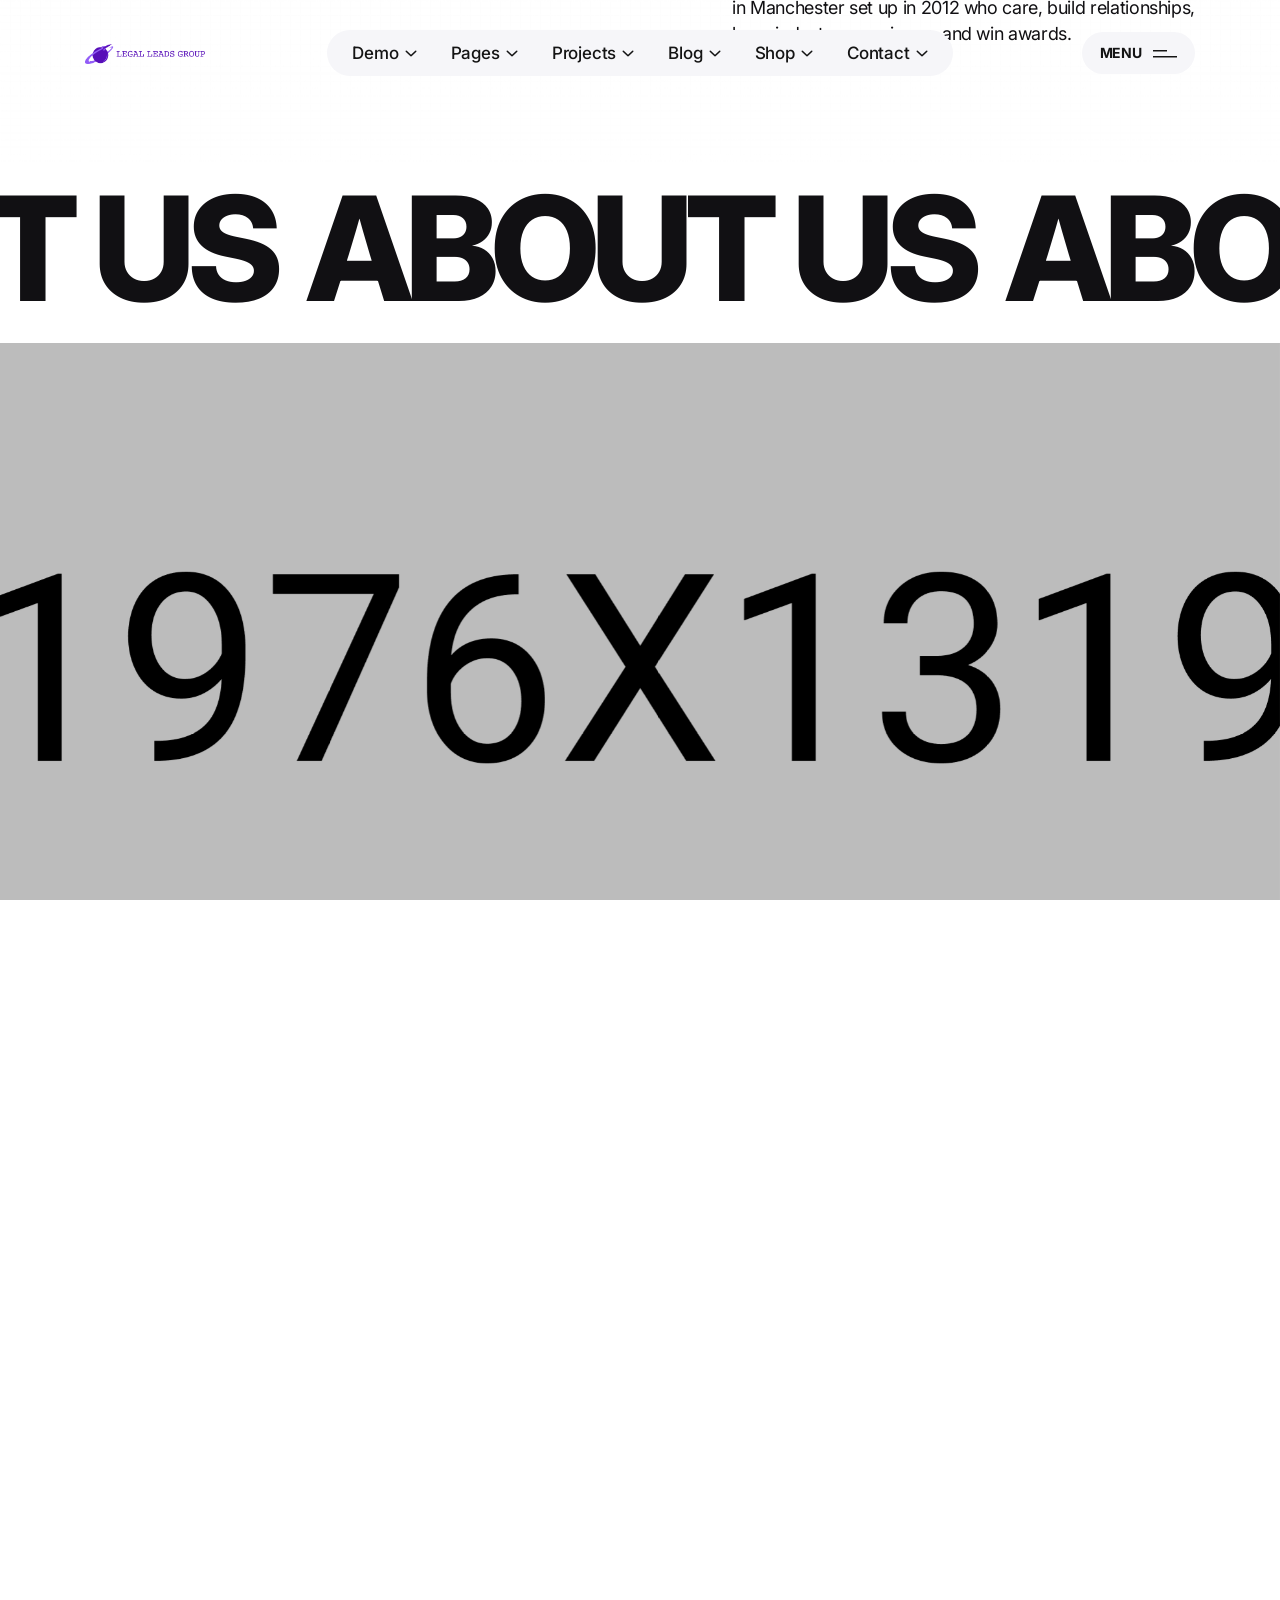
<file: about-us-light.html>
<!doctype html>
<html class="no-js" lang="zxx">

<head>

    <meta charset="utf-8">
    <meta http-equiv="x-ua-compatible" content="ie=edge">
    <title>Agntix - Digital Agency & Creative Portfolio HTML Template</title>
    <meta name="description" content="">
    <meta name="viewport" content="width=device-width, initial-scale=1">

    <!-- Place favicon.ico in the root directory -->
    <link rel="shortcut icon" type="image/x-icon" href="assets/img/favicon/favicon.png">

    <!-- CSS here -->
    <!-- CSS here -->
    <link rel="stylesheet" href="assets/css/bootstrap.css">
    <link rel="stylesheet" href="assets/css/slick.css">
    <link rel="stylesheet" href="assets/css/swiper-bundle.css">
    <link rel="stylesheet" href="assets/css/magnific-popup.css">
    <link rel="stylesheet" href="assets/css/font-awesome-pro.css">
    <link rel="stylesheet" href="assets/css/spacing.css">
    <link rel="stylesheet" href="assets/css/atropos.min.css">
    <link rel="stylesheet" href="assets/css/main.css">
    <!-- CSS here -->
    <!-- CSS here -->

</head>

<body class="tp-magic-cursor" data-bg-color="#fff">

    <!-- Begin magic cursor -->
    <div id="magic-cursor" class="cursor-bg-red-2">
        <div id="ball"></div>
    </div>
    <!-- End magic cursor -->

    <!-- preloader -->

    <!-- preloader -->
    <div id="preloader">
        <div class="preloader">
            <span></span>
            <span></span>
        </div>
    </div>
    <!-- preloader end  -->
    <!-- preloader end  -->

    <!-- back to top start -->
    <!-- back to top start -->
    <div class="back-to-top-wrapper">
        <button id="back_to_top" type="button" class="back-to-top-btn">
            <svg width="12" height="7" viewBox="0 0 12 7" fill="none" xmlns="http://www.w3.org/2000/svg">
                <path d="M11 6L6 1L1 6" stroke="currentColor" stroke-width="1.5" stroke-linecap="round" stroke-linejoin="round" />
            </svg>
        </button>
    </div>
    <!-- back to top end -->
    <!-- back to top end -->

    <!-- header area start -->

    <!-- header area start -->
    <div id="header-sticky" class="tp-header-area tp-header-inner-style tp-header-ptb tp-header-blur sticky-white-bg header-transparent mt-30 @@class">
        <div class="container container-1750">
            <div class="row align-items-center">
                <div class="col-xl-2 col-lg-6 col-6">
                    <div class="tp-header-logo">
                        <a href="index.html">
                            <img data-width="120" class="logo-white" src="assets/img/logo/logo-black.png" alt="">
                            <img data-width="120" class="logo-black d-none" src="assets/img/logo/logo-black.png" alt="">
                        </a>
                    </div>
                </div>
                <div class="col-xl-8 d-none d-xl-block">
                    <div class="tp-header-box text-center">
                        <div class="tp-header-menu tp-header-dropdown dropdown-white-bg">
                            <nav class="tp-mobile-menu-active">
                                <ul>
                                    <li class="has-dropdown">
                                        <a href="index.html">Demo</a>
                                        <div class="tp-megamenu-wrapper mega-menu megamenu-white-bg">
                                            <div class="row gx-0">
                                                <div class="col-xl-2">
                                                    <div class="tp-megamenu-list">
                                                        <h4 class="tp-megamenu-title">Home Light Version</h4>
                                                        <ul>
                                                            <li><a href="index.html">Modern Agency <span class="pop">Popular</span></a></li>
                                                            <li><a href="index-design-studio-light.html">Design Studio</a></li>
                                                            <li><a href="index-digital-marketing-light.html">Digital Marketing <span class="new">Trending</span></a></li>
                                                            <li><a href="index-creative-studio-light.html">Creative Studio</a></li>
                                                            <li><a href="index-design-agency-light.html">Design Agency</a></li>
                                                            <li><a href="index-creative-agency-light.html">Creative Agency</a></li>
                                                            <li><a href="index-architecture-hub-light.html">Architecture Hub <span class="hot">Hot</span></a></li>
                                                            <li><a href="index-unique-ai-image-light.html">AI Image Genaretor</a></li>
                                                        </ul>
                                                    </div>
                                                </div>
                                                <div class="col-xl-2">
                                                    <div class="tp-megamenu-list">
                                                        <h4 class="tp-megamenu-title">Home Dark Version</h4>
                                                        <ul>
                                                            <li><a href="index-dark.html">Modern Agency</a></li>
                                                            <li><a href="index-design-studio-dark.html">Design Studio <span class="hot">Hot</span></a></li>
                                                            <li><a href="index-digital-marketing-dark.html">Digital Marketing</a></li>
                                                            <li><a href="index-creative-studio-dark.html">Creative Studio</a></li>
                                                            <li><a href="index-design-agency-dark.html">Design Agency <span class="hot">Hot</span></a></li>
                                                            <li><a href="index-creative-agency-dark.html">Creative Agency <span class="pop">Popular</span></a></li>
                                                            <li><a href="index-architecture-hub-dark.html">Architecture Hub </a></li>
                                                            <li><a href="index-unique-ai-image-dark.html">AI Image Genaretor <span class="hot">Hot</span></a></li>
                                                        </ul>
                                                    </div>
                                                </div>
                                                <div class="col-xl-2">
                                                    <div class="tp-megamenu-list">
                                                        <h4 class="tp-megamenu-title">Home Light Version</h4>
                                                        <ul>
                                                            <li><a href="index-corporate-agency-light.html">Corporate Agency</a></li>
                                                            <li><a href="index-mobile-application-light.html">Mobile App <span class="pop">Popular</span></a></li>
                                                            <li><a href="index-it-solution-light.html">IT Solutions <span class="hot">Hot</span></a></li>
                                                            <li><a href="index-cryptocurrency-light.html">Cryptocurrency</a></li>
                                                            <li><a href="index-startup-agency-light.html">Startup Agency <span class="pop">Popular</span></a></li>
                                                            <li><a href="index-fashion-studio-light.html">Fashion Studio</a></li>
                                                            <li><a href="index-personal-portfolio-light.html">Personal Portfolio</a></li>
                                                            <li><a href="index-shop-modern-light.html">Shop Home <span class="hot">Hot</span></a></li>
                                                        </ul>
                                                    </div>
                                                </div>
                                                <div class="col-xl-2">
                                                    <div class="tp-megamenu-list">
                                                        <h4 class="tp-megamenu-title">Home Dark Version</h4>
                                                        <ul>
                                                            <li><a href="index-corporate-agency-dark.html">Corporate Agency <span class="hot">Hot</span></a></li>
                                                            <li><a href="index-mobile-application-dark.html">Mobile App</a></li>
                                                            <li><a href="index-it-solution-dark.html">IT Solutions</a></li>
                                                            <li><a href="index-cryptocurrency-dark.html">Cryptocurrency <span class="new">Trending</span></a></li>
                                                            <li><a href="index-startup-agency-dark.html">Startup Agency</a></li>
                                                            <li><a href="index-fashion-studio-dark.html">Fashion Studio <span class="pop">Popular</span></a></li>
                                                            <li><a href="index-personal-portfolio-dark.html">Personal Portfolio</a></li>
                                                            <li><a href="index-shop-modern-dark.html">Shop Home</a></li>
                                                        </ul>
                                                    </div>
                                                </div>
                                                <div class="col-xl-2">
                                                    <div class="tp-megamenu-list">
                                                        <h4 class="tp-megamenu-title">Showcases</h4>
                                                        <ul>
                                                            <li><a href="portfolio-webgl-showcase.html">Webgl Showcase <span class="hot">Hot</span></a></li>
                                                            <li><a href="portfolio-coverflow-slider-light.html">Coverflow Slider</a></li>
                                                            <li><a href="portfolio-creative-thumb-slider.html">Creative Thumb Slider <span class="hot">Hot</span></a></li>
                                                            <li><a href="portfolio-creative-skew-slider.html">Creative Skew Slider <span class="hot">Hot</span></a></li>
                                                            <li><a href="portfolio-creative-text-slider.html">Creative Text Slider</a></li>
                                                            <li><a href="portfolio-parallax-slider.html">Parallax Slider</a></li>
                                                            <li><a href="portfolio-perspective-slider-light.html">Paspective Showcase <span class="hot">Hot</span></a></li>
                                                            <li><a href="portfolio-horizontal-showcase-light.html">Horizontal Showcase</a></li>
                                                        </ul>
                                                    </div>
                                                </div>
                                                <div class="col-xl-2">
                                                    <div class="tp-megamenu-list">
                                                        <h4 class="tp-megamenu-title">Showcases</h4>
                                                        <ul>
                                                            <li><a href="portfolio-wrapper-slider.html">Wrapper Slider <span class="hot">Hot</span></a></li>
                                                            <li><a href="portfolio-slicer-light.html">Portfolio slicer <span class="hot">Hot</span></a></li>
                                                            <li><a href="portfolio-showcase-light.html">Portfolio Showcase</a></li>
                                                            <li><a href="brand-showcase-light.html">Brand Showcase</a></li>
                                                            <li><a href="portfolio-interactive-with-hover.html">Interactive with hover <span class="hot">Hot</span></a></li>
                                                            <li><a href="portfolio-interactive-with-scroll.html">Interactive with Scroll</a></li>
                                                            <li><a href="portfolio-slider-elegant-light.html">Slider Elegant</a></li>
                                                        </ul>
                                                    </div>
                                                </div>
                                            </div>
                                        </div>
                                    </li>
                                    <li class="has-dropdown">
                                        <a href="#">Pages</a>
                                        <div class="tp-megamenu-wrapper mega-menu megamenu-white-bg">
                                            <div class="row gx-0">
                                                <div class="col-xl-2">
                                                    <div class="tp-megamenu-list">
                                                        <h4 class="tp-megamenu-title">About Light Version</h4>
                                                        <ul>
                                                            <li><a href="about-me-light.html">About Me</a></li>
                                                            <li><a href="about-us-light.html">About Us</a></li>
                                                            <li><a href="about-modern-light.html">Modern About</a></li>
                                                            <li><a href="about-creative-light.html">Creative About</a></li>
                                                            <li><a href="about-startup-light.html">Startup About</a></li>
                                                            <li><a href="career-light.html">Carrer</a></li>
                                                        </ul>
                                                    </div>
                                                </div>
                                                <div class="col-xl-2">
                                                    <div class="tp-megamenu-list">
                                                        <h4 class="tp-megamenu-title">About Dark Version</h4>
                                                        <ul>
                                                            <li><a href="about-me-dark.html">About Me</a></li>
                                                            <li><a href="about-us-dark.html">About Us</a></li>
                                                            <li><a href="about-modern-dark.html">Modern About</a></li>
                                                            <li><a href="about-creative-dark.html">Creative About</a></li>
                                                            <li><a href="about-startup-dark.html">Startup About</a></li>
                                                            <li><a href="career-dark.html">Carrer</a></li>
                                                        </ul>
                                                    </div>
                                                </div>
                                                <div class="col-xl-2">
                                                    <div class="tp-megamenu-list">
                                                        <h4 class="tp-megamenu-title">Services Light Version</h4>
                                                        <ul>
                                                            <li><a href="service-1-light.html">Services</a></li>
                                                            <li><a href="service-2-light.html">Corporate Services</a></li>
                                                            <li><a href="service-3-light.html">Startup Services</a></li>
                                                            <li><a href="service-4-light.html">Modern Services</a></li>
                                                            <li><a href="service-details-light.html">Services Details</a></li>
                                                            <li><a href="service-details-2-light.html">Services Details 02</a></li>
                                                        </ul>
                                                    </div>
                                                </div>
                                                <div class="col-xl-2">
                                                    <div class="tp-megamenu-list">
                                                        <h4 class="tp-megamenu-title">Services Dark Version</h4>
                                                        <ul>
                                                            <li><a href="service-1-dark.html">Services</a></li>
                                                            <li><a href="service-2-dark.html">Corporate Services</a></li>
                                                            <li><a href="service-3-dark.html">Startup Services</a></li>
                                                            <li><a href="service-4-dark.html">Modern Services</a></li>
                                                            <li><a href="service-details-dark.html">Services Details</a></li>
                                                            <li><a href="service-details-2-dark.html">Services Details 02</a></li>
                                                        </ul>
                                                    </div>
                                                </div>
                                                <div class="col-xl-2">
                                                    <div class="tp-megamenu-list">
                                                        <h4 class="tp-megamenu-title">Special Pages Light</h4>
                                                        <ul>
                                                            <li><a href="career-details-light.html">Careers Details</a></li>
                                                            <li><a href="pricing-light.html">Pricing</a></li>
                                                            <li><a href="team-light.html">Team</a></li>
                                                            <li><a href="team-details-light.html">Team Details</a></li>
                                                            <li><a href="faq-light.html">FAQ’s</a></li>
                                                            <li><a href="error-light.html">404 Page</a></li>
                                                        </ul>
                                                    </div>
                                                </div>
                                                <div class="col-xl-2">
                                                    <div class="tp-megamenu-list">
                                                        <h4 class="tp-megamenu-title">Special Pages Dark</h4>
                                                        <ul>
                                                            <li><a href="career-details-dark.html">Careers Details</a></li>
                                                            <li><a href="pricing-dark.html">Pricing</a></li>
                                                            <li><a href="team-dark.html">Team</a></li>
                                                            <li><a href="team-details-dark.html">Team Details</a></li>
                                                            <li><a href="faq-dark.html">FAQ’s</a></li>
                                                            <li><a href="error-dark.html">404 Page</a></li>
                                                        </ul>
                                                    </div>
                                                </div>
                                            </div>
                                        </div>
                                    </li>
                                    <li class="has-dropdown">
                                        <a href="portfolio-metro-light.html">Projects</a>
                                        <div class="tp-megamenu-wrapper mega-menu megamenu-white-bg">
                                            <div class="row gx-0">
                                                <div class="col-xl-10">
                                                    <div class="row gx-0">
                                                        <div class="col-xl-3">
                                                            <div class="tp-megamenu-list">
                                                                <h4 class="tp-megamenu-title">Portfolio Grid</h4>
                                                                <ul>
                                                                    <li><a href="portfolio-col-2-light.html">Two Columns</a></li>
                                                                    <li><a href="portfolio-col-3-light.html">Three Columns</a></li>
                                                                    <li><a href="portfolio-col-4-light.html">Four Columns Wide</a></li>
                                                                    <li><a href="portfolio-masonry-light.html">Masonry</a></li>
                                                                    <li><a href="portfolio-metro-light.html">Portfolio Metro</a></li>
                                                                    <li><a href="portfolio-pinterest-light.html">Portfolio Pinterest</a></li>
                                                                    <li><a href="portfolio-horizontal-showcase-light.html">Horizontal Showcase</a></li>
                                                                </ul>
                                                            </div>
                                                        </div>
                                                        <div class="col-xl-3">
                                                            <div class="tp-megamenu-list">
                                                                <h4 class="tp-megamenu-title">Showcases</h4>
                                                                <ul>
                                                                    <li><a href="portfolio-webgl-showcase.html">Webgl Showcase</a></li>
                                                                    <li><a href="portfolio-coverflow-slider-light.html">Coverflow Slider</a></li>
                                                                    <li><a href="portfolio-creative-thumb-slider.html">Creative Thumb Slider</a></li>
                                                                    <li><a href="portfolio-creative-skew-slider.html">Creative Skew Slider</a></li>
                                                                    <li><a href="portfolio-creative-text-slider.html">Creative Text Slider</a></li>
                                                                    <li><a href="portfolio-parallax-slider.html">Parallax Slider</a></li>
                                                                    <li><a href="portfolio-perspective-slider-light.html">Paspective Showcase</a></li>
                                                                </ul>
                                                            </div>
                                                        </div>
                                                        <div class="col-xl-3">
                                                            <div class="tp-megamenu-list">
                                                                <h4 class="tp-megamenu-title">Showcases</h4>
                                                                <ul>
                                                                    <li><a href="portfolio-wrapper-slider.html">Wrapper Slider</a></li>
                                                                    <li><a href="portfolio-slicer-light.html">Portfolio slicer</a></li>
                                                                    <li><a href="portfolio-showcase-light.html">Portfolio Showcase</a></li>
                                                                    <li><a href="brand-showcase-light.html">Brand Showcase</a></li>
                                                                    <li><a href="portfolio-interactive-with-hover.html">Interactive with hover</a></li>
                                                                    <li><a href="portfolio-interactive-with-scroll.html">Interactive with Scroll</a></li>
                                                                    <li><a href="portfolio-slider-elegant-light.html">Slider Elegant</a></li>
                                                                </ul>
                                                            </div>
                                                        </div>
                                                        <div class="col-xl-3">
                                                            <div class="tp-megamenu-list">
                                                                <h4 class="tp-megamenu-title">Single Projects</h4>
                                                                <ul>
                                                                    <li><a href="portfolio-details-classic-stack-light.html">Classic Stack</a></li>
                                                                    <li><a href="portfolio-details-creative-slider-light.html">Creative Slider</a></li>
                                                                    <li><a href="portfolio-details-gallery-light.html">Gallery</a></li>
                                                                    <li><a href="portfolio-details-modern-light.html">Modern</a></li>
                                                                    <li><a href="portfolio-details-video-light.html">Video</a></li>
                                                                    <li><a href="portfolio-details-image-comparison-light.html">Image Comparison</a></li>
                                                                    <li><a href="portfolio-details-custom-light.html">Custom Light</a></li>
                                                                </ul>
                                                            </div>
                                                        </div>
                                                    </div>
                                                </div>
                                                <div class="col-xl-2">
                                                    <div class="tp-megamenu-list">
                                                        <div class="tp-megamenu-thumb">
                                                            <img src="assets/img/menu/menu-1.png" alt="">
                                                        </div>
                                                    </div>
                                                </div>
                                            </div>
                                        </div>
                                    </li>
                                    <li class="has-dropdown">
                                        <a href="blog-list-light.html">Blog</a>
                                        <ul class="tp-submenu submenu">
                                            <li><a href="blog-standard.html">Blog Classic</a></li>
                                            <li><a href="blog-standard-light.html">Blog Classic Light</a></li>
                                            <li><a href="blog-list.html">Blog Listing</a></li>
                                            <li><a href="blog-list-light.html">Blog Listing Light</a></li>
                                            <li class="menu-item-has-children">
                                                <a href="blog-grid.html">Grid Layout</a>
                                                <ul class="tp-submenu submenu">
                                                    <li><a href="blog-grid-2-col.html">2 Columns</a></li>
                                                    <li><a href="blog-grid-2-col-light.html">2 Columns Light</a></li>
                                                    <li><a href="blog-grid.html">3 Columns</a></li>
                                                    <li><a href="blog-grid-light.html">3 Columns Light</a></li>
                                                    <li><a href="blog-grid-with-sidebar.html">2 Col + sidebar</a></li>
                                                    <li><a href="blog-grid-with-sidebar-light.html">2 Col + sidebar Light</a></li>
                                                </ul>
                                            </li>
                                            <li><a href="blog-masonry.html">Masonry Grid</a></li>
                                            <li><a href="blog-masonry-light.html">Masonry Grid Light</a></li>
                                            <li class="menu-item-has-children"><a href="blog-details-without-sidebar.html">Single Layouts</a>
                                                <ul class="tp-submenu submenu">
                                                    <li><a href="blog-details.html">Blog Single Post</a></li>
                                                    <li><a href="blog-details-light.html">Blog Single Post Light</a></li>
                                                    <li><a href="blog-details-without-sidebar.html">Blog No Sidebar</a></li>
                                                    <li><a href="blog-details-without-sidebar-light.html">Blog No Sidebar Light</a></li>
                                                </ul>
                                            </li>
                                        </ul>
                                    </li>
                                    <li class="has-dropdown">
                                        <a href="index-shop-modern-light.html">Shop</a>
                                        <ul class="tp-submenu submenu">
                                            <li><a href="index-shop-modern-light.html">Shop Modern</a></li>
                                            <li><a href="index-shop-modern-dark.html">Shop Modern Dark</a></li>
                                            <li><a href="index-shop-with-slider-light.html">Shop With Slider</a></li>
                                            <li><a href="index-shop-with-slider-dark.html">Shop With Slider Dark</a></li>
                                            <li class="menu-item-has-children"><a href="#">Shop Page</a>
                                                <ul class="tp-submenu submenu">
                                                    <li><a href="shop.html">Shop Page</a></li>
                                                    <li><a href="shop-dark.html">Shop Page Dark</a></li>
                                                    <li><a href="shop-details.html">Shop Details</a></li>
                                                    <li><a href="shop-details-dark.html">Shop Details Dark</a></li>
                                                </ul>
                                            </li>
                                            <li class="menu-item-has-children"><a href="#">My Account</a>
                                                <ul class="tp-submenu submenu">
                                                    <li><a href="my-account.html">My Account</a></li>
                                                    <li><a href="cart.html">Cart</a></li>
                                                    <li><a href="checkout.html">Checkout</a></li>
                                                    <li><a href="wishlist.html">Wishlist</a></li>
                                                    <li><a href="login.html">LogIn</a></li>
                                                    <li><a href="register.html">Register</a></li>
                                                </ul>
                                            </li>
                                        </ul>
                                    </li>
                                    <li class="has-dropdown">
                                        <a href="contact.html">Contact</a>
                                        <ul class="tp-submenu submenu">
                                            <li><a href="contact-me-light.html">Contact Me</a></li>
                                            <li><a href="contact-me-dark.html">Contact Me Dark</a></li>
                                            <li><a href="contact-us-light.html">Contact Us</a></li>
                                            <li><a href="contact-us-dark.html">Contact Us Dark</a></li>
                                            <li><a href="contact.html">Get In Touch</a></li>
                                            <li><a href="contact-dark.html">Get In Touch Dark</a></li>
                                        </ul>
                                    </li>
                                </ul>
                            </nav>
                        </div>
                    </div>
                </div>
                <div class="col-xl-2 col-lg-6 col-6">
                    <div class="tp-header-right text-end">
                        <div class="tp-header-14-bar-wrap ml-20">
                            <button class="tp-header-8-bar tp-offcanvas-open-btn">
                                <span>Menu</span>
                                <span>
                                    <svg width="24" height="8" viewBox="0 0 24 8" fill="none" xmlns="http://www.w3.org/2000/svg">
                                        <path d="M0 0H14V1.5H0V0Z" fill="currentcolor" />
                                        <path d="M0 6H24V7.5H0V6Z" fill="currentcolor" />
                                    </svg>
                                </span>
                            </button>
                        </div>
                    </div>
                </div>
            </div>
        </div>
    </div>
    <!-- header area end -->
    <!-- header area end -->


    <!-- tp-offcanvus-area-start -->
    <!-- tp-offcanvus-area-start -->
    <div class="tp-offcanvas-area">
        <div class="tp-offcanvas-wrapper @@class">
            <div class="tp-offcanvas-top d-flex align-items-center justify-content-between">
                <div class="tp-offcanvas-logo">
                    <a href="index.html">
                        <img class="logo-1" data-width="120" src="assets/img/logo/logo-black.png" alt="">
                        <img class="logo-2" data-width="120" src="assets/img/logo/logo-white.png" alt="">
                    </a>
                </div>
                <div class="tp-offcanvas-close">
                    <button class="tp-offcanvas-close-btn">
                        <svg width="37" height="38" viewBox="0 0 37 38" fill="none" xmlns="http://www.w3.org/2000/svg">
                            <path d="M9.19141 9.80762L27.5762 28.1924" stroke="currentColor" stroke-width="1.5" stroke-linecap="round" stroke-linejoin="round" />
                            <path d="M9.19141 28.1924L27.5762 9.80761" stroke="currentColor" stroke-width="1.5" stroke-linecap="round" stroke-linejoin="round" />
                        </svg>
                    </button>
                </div>
            </div>
            <div class="tp-offcanvas-main">
                <div class="tp-offcanvas-content d-none d-xl-block">
                    <h3 class="tp-offcanvas-title">Hello There!</h3>
                    <p>Lorem ipsum dolor sit amet, consectetur adipiscing elit, </p>
                </div>
                <div class="tp-offcanvas-menu d-xl-none">
                    <nav></nav>
                </div>
                <div class="tp-offcanvas-gallery d-none d-xl-block">
                    <div class="row gx-2">
                        <div class="col-md-3 col-3">
                            <div class="tp-offcanvas-gallery-img fix">
                                <a class="popup-image" href="assets/img/offcanvas/offcanvas-1.jpg"><img src="assets/img/offcanvas/offcanvas-1.jpg" alt=""></a>
                            </div>
                        </div>
                        <div class="col-md-3 col-3">
                            <div class="tp-offcanvas-gallery-img fix">
                                <a class="popup-image" href="assets/img/offcanvas/offcanvas-2.jpg"><img src="assets/img/offcanvas/offcanvas-2.jpg" alt=""></a>
                            </div>
                        </div>
                        <div class="col-md-3 col-3">
                            <div class="tp-offcanvas-gallery-img fix">
                                <a class="popup-image" href="assets/img/offcanvas/offcanvas-3.jpg"><img src="assets/img/offcanvas/offcanvas-3.jpg" alt=""></a>
                            </div>
                        </div>
                        <div class="col-md-3 col-3">
                            <div class="tp-offcanvas-gallery-img fix">
                                <a class="popup-image" href="assets/img/offcanvas/offcanvas-4.jpg"><img src="assets/img/offcanvas/offcanvas-4.jpg" alt=""></a>
                            </div>
                        </div>
                    </div>
                </div>
                <div class="tp-offcanvas-contact">
                    <h3 class="tp-offcanvas-title sm">Information</h3>
                    <ul>
                        <li><a href="tel:1245654">+ 4 20 7700 1007</a></li>
                        <li><a href="mailto:hello@diego.com">hello@diego.com</a></li>
                        <li><a href="#">Avenue de Roma 158b, Lisboa</a></li>
                    </ul>
                </div>
                <div class="tp-offcanvas-social">
                    <h3 class="tp-offcanvas-title sm">Follow Us</h3>
                    <ul>
                        <li>
                            <a href="#">
                                <svg width="16" height="16" viewBox="0 0 16 16" fill="none" xmlns="http://www.w3.org/2000/svg">
                                    <path d="M11.25 1.5H4.75C2.95507 1.5 1.5 2.95507 1.5 4.75V11.25C1.5 13.0449 2.95507 14.5 4.75 14.5H11.25C13.0449 14.5 14.5 13.0449 14.5 11.25V4.75C14.5 2.95507 13.0449 1.5 11.25 1.5Z" stroke="currentColor" stroke-width="1.5" stroke-linecap="round" stroke-linejoin="round" />
                                    <path d="M10.6016 7.5907C10.6818 8.13166 10.5894 8.68414 10.3375 9.16955C10.0856 9.65497 9.68711 10.0486 9.19862 10.2945C8.71014 10.5404 8.15656 10.6259 7.61663 10.5391C7.0767 10.4522 6.57791 10.1972 6.19121 9.81055C5.80451 9.42385 5.54959 8.92506 5.46271 8.38513C5.37583 7.8452 5.46141 7.29163 5.70728 6.80314C5.95315 6.31465 6.34679 5.91613 6.83221 5.66425C7.31763 5.41238 7.87011 5.31998 8.41107 5.4002C8.96287 5.48202 9.47372 5.73915 9.86817 6.1336C10.2626 6.52804 10.5197 7.0389 10.6016 7.5907Z" stroke="currentColor" stroke-width="1.5" stroke-linecap="round" stroke-linejoin="round" />
                                    <path d="M11.5742 4.42578H11.5842" stroke="currentColor" stroke-width="1.5" stroke-linecap="round" stroke-linejoin="round" />
                                </svg>
                            </a>
                        </li>
                        <li>
                            <a href="#">
                                <svg width="18" height="18" viewBox="0 0 18 18" fill="none" xmlns="http://www.w3.org/2000/svg">
                                    <path d="M2.50589 12.7494C4.57662 16.336 9.16278 17.5648 12.7494 15.4941C14.2113 14.65 15.2816 13.388 15.8962 11.9461C16.7895 9.85066 16.7208 7.37526 15.4941 5.25063C14.2674 3.12599 12.1581 1.82872 9.89669 1.55462C8.34063 1.366 6.71259 1.66183 5.25063 2.50589C1.66403 4.57662 0.435172 9.16278 2.50589 12.7494Z" stroke="currentColor" stroke-width="1.5" />
                                    <path d="M12.7127 15.4292C12.7127 15.4292 12.0086 10.4867 10.5011 7.87559C8.99362 5.26451 5.28935 2.57155 5.28935 2.57155M5.68449 15.6124C6.79553 12.2606 12.34 8.54524 16.3975 9.43537M12.311 2.4082C11.1953 5.72344 5.75732 9.38453 1.71875 8.58915" stroke="currentColor" stroke-width="1.5" stroke-linecap="round" />
                                </svg>
                            </a>
                        </li>
                        <li>
                            <a href="#">
                                <svg width="18" height="11" viewBox="0 0 18 11" fill="none" xmlns="http://www.w3.org/2000/svg">
                                    <path d="M1 5.5715H6.33342C7.62867 5.5715 8.61917 6.56199 8.61917 7.85725C8.61917 9.15251 7.62867 10.143 6.33342 10.143H1.76192C1.30477 10.143 1 9.83823 1 9.38108V1.76192C1 1.30477 1.30477 1 1.76192 1H5.5715C6.86676 1 7.85725 1.99049 7.85725 3.28575C7.85725 4.58101 6.86676 5.5715 5.5715 5.5715H1Z" stroke="currentColor" stroke-width="1.5" stroke-miterlimit="10"></path>
                                    <path d="M10.9062 7.09454H17.0016C17.0016 5.41832 15.6301 4.04688 13.9539 4.04688C12.2777 4.04688 10.9062 5.41832 10.9062 7.09454ZM10.9062 7.09454C10.9062 8.77076 12.2777 10.1422 13.9539 10.1422H15.2492" stroke="currentColor" stroke-width="1.5" stroke-miterlimit="10" stroke-linecap="round" stroke-linejoin="round"></path>
                                    <path d="M16.1125 1.44434H11.668" stroke="currentColor" stroke-width="1.2" stroke-miterlimit="10" stroke-linecap="round" stroke-linejoin="round"></path>
                                </svg>
                            </a>
                        </li>
                        <li>
                            <a href="#">
                                <svg width="18" height="14" viewBox="0 0 18 14" fill="none" xmlns="http://www.w3.org/2000/svg">
                                    <path d="M12.75 13H5.25C3 13 1.5 11.5 1.5 9.25V4.75C1.5 2.5 3 1 5.25 1H12.75C15 1 16.5 2.5 16.5 4.75V9.25C16.5 11.5 15 13 12.75 13Z" stroke="currentColor" stroke-width="1.5" stroke-miterlimit="10" stroke-linecap="round" stroke-linejoin="round" />
                                    <path d="M8.70676 5.14837L10.8006 6.40465C11.5543 6.90716 11.5543 7.66093 10.8006 8.16344L8.70676 9.41972C7.86923 9.92224 7.19922 9.50348 7.19922 8.5822V6.06964C7.19922 4.98086 7.86923 4.64585 8.70676 5.14837Z" fill="currentColor" />
                                </svg>
                            </a>
                        </li>
                    </ul>
                </div>
            </div>
        </div>
    </div>
    <div class="body-overlay"></div>
    <!-- tp-offcanvus-area-end -->
    <!-- tp-offcanvus-area-end -->

    <div id="smooth-wrapper">
        <div id="smooth-content">

            <main>

                <!-- hero area start -->
                <div class="ar-hero-area p-relative" data-background="assets/img/about-us/about-us-4/about-us-4-bg.png">
                    <div class="ar-about-us-4-shape">
                        <img src="assets/img/about-us/about-us-4/about-us-4-shape-1.png" alt="">
                    </div>
                    <div class="container container-1230">
                        <div class="ar-about-us-4-hero-ptb">
                            <div class="row justify-content-center">
                                <div class="col-xl-12">
                                    <div class="ar-hero-title-box tp_fade_anim" data-delay=".3">
                                        <h3 class="ar-about-us-4-title">Fueling Minds <br>
                                            Inspiring Designs..</h3>
                                        <div class="ar-about-us-4-title-box d-flex justify-content-end">
                                            <span class="tp-section-subtitle pre">About Us</span>
                                            <div class="ar-about-us-4-icon">
                                                <svg xmlns="http://www.w3.org/2000/svg" width="81" height="9" viewBox="0 0 81 9" fill="none">
                                                    <rect y="4" width="80" height="1" fill="#111013" />
                                                    <path d="M77 7.96366L80.5 4.48183L77 1" stroke="#111013" stroke-linecap="round" stroke-linejoin="round" />
                                                </svg>
                                            </div>
                                            <p>An independent web design and branding agency <br>
                                                in Manchester set up in 2012 who care, build relationships, <br> have industry experience, and win awards.</p>
                                        </div>
                                    </div>
                                </div>
                            </div>
                        </div>
                    </div>
                </div>
                <!-- hero area end -->

                <!-- about us 4 area start -->
                <section class="ar-about-us-4-text-area">
                    <div class="container">
                        <div class="row">
                            <div class="col-lg-12">
                                <div class="ar-about-us-4-text-warp title-black-color">
                                    <div class="swiper-container tp-brand-active">
                                        <div class="swiper-wrapper slide-transtion">
                                            <div class="swiper-slide">
                                                <h2 class="ar-about-us-4-text-title">
                                                    About Us
                                                </h2>
                                            </div>
                                            <div class="swiper-slide">
                                                <h2 class="ar-about-us-4-text-title">
                                                    About Us
                                                </h2>
                                            </div>
                                            <div class="swiper-slide">
                                                <h2 class="ar-about-us-4-text-title">
                                                    About Us
                                                </h2>
                                            </div>
                                            <div class="swiper-slide">
                                                <h2 class="ar-about-us-4-text-title">
                                                    About Us
                                                </h2>
                                            </div>
                                            <div class="swiper-slide">
                                                <h2 class="ar-about-us-4-text-title">
                                                    About Us
                                                </h2>
                                            </div>
                                            <div class="swiper-slide">
                                                <h2 class="ar-about-us-4-text-title">
                                                    About Us
                                                </h2>
                                            </div>
                                        </div>
                                    </div>
                                </div>
                            </div>
                        </div>
                    </div>
                </section>
                <!-- about us 4 area end -->

                <!-- banner area start -->
                <div class="ar-banner-area">
                    <div class="ar-banner-wrap ar-about-us-4">
                        <img class="w-100" src="assets/img/about-us/about-us-4/about-us-4-thumb-1.jpg" alt="" data-speed=".8">
                    </div>
                </div>
                <!-- banner area end -->

                <!-- about area start -->
                <div class="tp-about-area pt-140 pb-140 tp-bounce-trigger" data-bg-color="#F6F6F9">
                    <div class="container">
                        <div class="tp-about-box p-relative">
                            <div class="tp-about-shape-1 tp-bounce d-none d-md-block">
                                <img src="assets/img/home-01/about/about-shape-1.png" alt="">
                            </div>
                            <div class="row">
                                <div class="col-xl-3">
                                    <div class="tp-about-title-box">
                                        <span class="tp-section-subtitle pre tp_fade_anim">WHO WE ARE</span>
                                    </div>
                                </div>
                                <div class="col-xl-9">
                                    <div class="tp-about-wrap">
                                        <div class="tp-about-text tp_fade_anim">
                                            <p>
                                                An independent web design and branding agency in Manchester set up in 2010 who care,
                                                build relationships, have industry experience, and win awards.
                                            </p>
                                        </div>
                                        <div class="row">
                                            <div class="col-xl-5 col-lg-4 col-md-5">
                                                <div class="tp-about-thumb">
                                                    <img data-speed=".8" src="assets/img/home-01/about/about-1.jpg" alt="">
                                                </div>
                                            </div>
                                            <div class="col-xl-7 col-lg-8 col-md-7">
                                                <div class="tp-about-funcact-wrap">
                                                    <div class="tp-about-avater-info">
                                                        <img class="tp_fade_anim" data-delay=".3" data-fade-from="right" src="assets/img/home-01/about/about-avater.png" alt="">
                                                        <div class="tp_text_anim">
                                                            <p>Driven by a passion for innovation, we specialize in <br> delivering top-quality design solutions</p>
                                                        </div>
                                                    </div>
                                                    <div class="row">
                                                        <div class="col-md-6 col-sm-6">
                                                            <div class="tp-about-funcact-item tp_fade_anim mb-30" data-delay=".3">
                                                                <span><i data-purecounter-duration="1" data-purecounter-end="98" class="purecounter">0</i>%</span>
                                                                <p>Clients Satisfied and <br> Repeating</p>
                                                            </div>
                                                        </div>
                                                        <div class="col-md-6 col-sm-6">
                                                            <div class="tp-about-funcact-item tp_fade_anim mb-30" data-delay=".5">
                                                                <span><i data-purecounter-duration="1" data-purecounter-end="125" class="purecounter">0</i>+</span>
                                                                <p>Projects Completed in <br> 24 Countries</p>
                                                            </div>
                                                        </div>
                                                    </div>
                                                </div>
                                            </div>
                                        </div>
                                    </div>
                                </div>
                            </div>
                        </div>
                    </div>
                </div>
                <!-- about area end -->

                <!-- service area start -->
                <div class="creative-service-area pb-70 pt-160">
                    <div class="container container-1580">
                        <div class="row mb-80">
                            <div class="col-xl-3">
                                <div class="creative-service-subtitle-box about-us-4">
                                    <span class="tp-section-subtitle mb-20 fs-17 pre-circle">Our Services</span>
                                </div>
                            </div>
                            <div class="col-xl-6 col-lg-7">
                                <div class="creative-service-title-box">
                                    <h4 class="tp-section-title fs-44">How we take your <br> business to the next level</h4>
                                </div>
                            </div>
                            <div class="col-xl-3 col-lg-5">
                                <div class="creative-service-top-content">
                                    <p>We are a digital marketing agency with expertise, and we’re on a mission to help you take the next step in your business.</p>
                                    <a href="blog-grid-2-col-light.html" class="tp-btn-black btn-red-bg pr-15">
                                        <span class="tp-btn-black-filter-blur">
                                            <svg width="0" height="0">
                                                <defs>
                                                    <filter id="buttonFilter5">
                                                        <feGaussianBlur in="SourceGraphic" stdDeviation="5" result="blur"></feGaussianBlur>
                                                        <feColorMatrix in="blur" values="1 0 0 0 0  0 1 0 0 0  0 0 1 0 0  0 0 0 19 -9"></feColorMatrix>
                                                        <feComposite in="SourceGraphic" in2="buttonFilter5" operator="atop"></feComposite>
                                                        <feBlend in="SourceGraphic" in2="buttonFilter5"></feBlend>
                                                    </filter>
                                                </defs>
                                            </svg>
                                        </span>
                                        <span class="tp-btn-black-filter d-inline-flex align-items-center" style="filter: url(#buttonFilter5)">
                                            <span class="tp-btn-black-text">See all Articles</span>
                                            <span class="tp-btn-black-circle">
                                                <svg width="10" height="10" viewBox="0 0 10 10" fill="none" xmlns="http://www.w3.org/2000/svg">
                                                    <path d="M1 9L9 1M9 1H1M9 1V9" stroke="currentcolor" stroke-width="1.5" stroke-linecap="round" stroke-linejoin="round" />
                                                </svg>
                                            </span>
                                        </span>
                                    </a>
                                </div>
                            </div>
                        </div>
                        <div class="creative-service-wrap">
                            <div class="row">
                                <div class="offset-xl-3 col-xl-9">
                                    <div class="creative-service-item about-us-4 d-flex align-items-start justify-content-between tp_fade_anim">
                                        <div class="creative-service-content d-flex align-items-start">
                                            <span>(01)</span>
                                            <div class="creative-service-title-info">
                                                <h4 class="creative-service-title"><a href="service-details-light.html">Branding</a></h4>
                                                <div class="creative-service-category">
                                                    <span>Logo design</span>
                                                    <span>Brand Guidelines</span>
                                                    <span>Visual Identity</span>
                                                    <span>Custom Emails</span>
                                                    <span>Presentations</span>
                                                </div>
                                            </div>
                                        </div>
                                        <div class="creative-service-link">
                                            <a href="service-details-light.html">
                                                <span>
                                                    <svg width="14" height="14" viewBox="0 0 14 14" fill="none" xmlns="http://www.w3.org/2000/svg">
                                                        <path d="M1 13L13 1M13 1H1M13 1V13" stroke="currentcolor" stroke-width="1.5" stroke-linecap="round" stroke-linejoin="round" />
                                                    </svg>
                                                </span>
                                            </a>
                                        </div>
                                    </div>
                                    <div class="creative-service-item about-us-4 d-flex align-items-start justify-content-between tp_fade_anim">
                                        <div class="creative-service-content d-flex align-items-start">
                                            <span>(02)</span>
                                            <div class="creative-service-title-info">
                                                <h4 class="creative-service-title"><a href="service-details-light.html">Identity</a></h4>
                                                <div class="creative-service-category">
                                                    <span>Logo design</span>
                                                    <span>Brand Guidelines</span>
                                                    <span>Visual Identity</span>
                                                    <span>Custom Emails</span>
                                                    <span>Presentations</span>
                                                </div>
                                            </div>
                                        </div>
                                        <div class="creative-service-link">
                                            <a href="service-details-light.html">
                                                <span>
                                                    <svg width="14" height="14" viewBox="0 0 14 14" fill="none" xmlns="http://www.w3.org/2000/svg">
                                                        <path d="M1 13L13 1M13 1H1M13 1V13" stroke="currentcolor" stroke-width="1.5" stroke-linecap="round" stroke-linejoin="round" />
                                                    </svg>
                                                </span>
                                            </a>
                                        </div>
                                    </div>
                                    <div class="creative-service-item about-us-4 d-flex align-items-start justify-content-between tp_fade_anim">
                                        <div class="creative-service-content d-flex align-items-start">
                                            <span>(03)</span>
                                            <div class="creative-service-title-info">
                                                <h4 class="creative-service-title"><a href="service-details-light.html">Impact</a></h4>
                                                <div class="creative-service-category">
                                                    <span>Logo design</span>
                                                    <span>Brand Guidelines</span>
                                                    <span>Visual Identity</span>
                                                    <span>Custom Emails</span>
                                                    <span>Presentations</span>
                                                </div>
                                            </div>
                                        </div>
                                        <div class="creative-service-link">
                                            <a href="service-details-light.html">
                                                <span>
                                                    <svg width="14" height="14" viewBox="0 0 14 14" fill="none" xmlns="http://www.w3.org/2000/svg">
                                                        <path d="M1 13L13 1M13 1H1M13 1V13" stroke="currentcolor" stroke-width="1.5" stroke-linecap="round" stroke-linejoin="round" />
                                                    </svg>
                                                </span>
                                            </a>
                                        </div>
                                    </div>
                                </div>
                            </div>
                        </div>
                    </div>
                </div>
                <!-- service area end -->

                <!-- funfact area start -->
                <div class="tp-funfact-area">
                    <div class="tp-funfact-panel-wrap">
                        <div class="tp-funfact-panel">
                            <div class="tp-funfact-green-wrap include-bg tp-text-bounce-trigger p-relative" data-bg-color="#F6F6F9">
                                <div class="container container-1300">
                                    <div class="row">
                                        <div class="col-lg-6 col-md-6">
                                            <div class="tp-funfact-img-wrap">
                                                <div class="row gx-20">
                                                    <div class="col-lg-3 col-sm-4 col-6">
                                                        <div class="tp-funfact-img mb-20 tp_fade_anim" data-delay=".3">
                                                            <img src="assets/img/home-01/funfact/funfact-1.png" alt="">
                                                        </div>
                                                    </div>
                                                    <div class="col-lg-3 col-sm-4 col-6">
                                                        <div class="tp-funfact-img mb-20 tp_fade_anim" data-delay=".5">
                                                            <img src="assets/img/home-01/funfact/funfact-placeholder.png" alt="">
                                                        </div>
                                                    </div>
                                                    <div class="col-lg-3 col-sm-4 col-6">
                                                        <div class="tp-funfact-img mb-20 tp_fade_anim" data-delay=".7">
                                                            <img src="assets/img/home-01/funfact/funfact-placeholder.png" alt="">
                                                        </div>
                                                    </div>
                                                    <div class="col-lg-3 col-sm-4 col-6">
                                                        <div class="tp-funfact-img mb-20 tp_fade_anim" data-delay=".9">
                                                            <img src="assets/img/home-01/funfact/funfact-placeholder.png" alt="">
                                                        </div>
                                                    </div>
                                                    <div class="col-lg-3 col-sm-4 col-6">
                                                        <div class="tp-funfact-img mb-20 tp_fade_anim" data-delay="1">
                                                            <img src="assets/img/home-01/funfact/funfact-placeholder.png" alt="">
                                                        </div>
                                                    </div>
                                                    <div class="col-lg-3 col-sm-4 col-6">
                                                        <div class="tp-funfact-img mb-20 tp_fade_anim" data-delay="1.1">
                                                            <img src="assets/img/home-01/funfact/funfact-2.png" alt="">
                                                        </div>
                                                    </div>
                                                    <div class="col-lg-3 col-sm-4 col-6">
                                                        <div class="tp-funfact-img mb-20 tp_fade_anim" data-delay="1.2">
                                                            <img src="assets/img/home-01/funfact/funfact-3.png" alt="">
                                                        </div>
                                                    </div>
                                                    <div class="col-lg-3 col-sm-4 col-6">
                                                        <div class="tp-funfact-img mb-20 tp_fade_anim" data-delay="1.3">
                                                            <img src="assets/img/home-01/funfact/funfact-placeholder.png" alt="">
                                                        </div>
                                                    </div>
                                                </div>
                                            </div>
                                        </div>
                                        <div class="col-lg-6 col-md-6">
                                            <div class="tp-funfact-content-wrap">
                                                <div class="tp-funfact-content tp_fade_anim" data-fade-from="right" data-delay="1.3">
                                                    <span class="tp-funfact-subtitle">( Nice! )</span>
                                                    <h4 class="tp-funfact-title">projects <br> completed <br> in 24 countries</h4>
                                                </div>
                                            </div>
                                        </div>
                                    </div>
                                    <div class="tp-funfact-img-wrap-2 p-relative">
                                        <div class="row">
                                            <div class="col-lg-6 col-md-6">
                                                <div class="row">
                                                    <div class="col-lg-6">
                                                        <div class="row gx-20">
                                                            <div class="col-lg-6 col-sm-4 col-6">
                                                                <div class="tp-funfact-img mb-20 tp_fade_anim" data-delay="1.4">
                                                                    <img src="assets/img/home-01/funfact/funfact-placeholder.png" alt="">
                                                                </div>
                                                            </div>
                                                            <div class="col-lg-6 col-sm-4 col-6">
                                                                <div class="tp-funfact-img mb-20 tp_fade_anim" data-delay="1.5">
                                                                    <img src="assets/img/home-01/funfact/funfact-4.png" alt="">
                                                                </div>
                                                            </div>
                                                            <div class="col-lg-6 col-sm-4 col-6">
                                                                <div class="tp-funfact-img mb-20 tp_fade_anim" data-delay="1.6">
                                                                    <img src="assets/img/home-01/funfact/funfact-5.png" alt="">
                                                                </div>
                                                            </div>
                                                            <div class="col-lg-6 col-sm-4 col-6">
                                                                <div class="tp-funfact-img mb-20 tp_fade_anim" data-delay="1.7">
                                                                    <img src="assets/img/home-01/funfact/funfact-placeholder.png" alt="">
                                                                </div>
                                                            </div>
                                                        </div>
                                                    </div>
                                                    <div class="col-lg-6">
                                                        <div class="tp-funfact-big-img mb-20 tp-text-bounce" data-delay=".7">
                                                            <img src="assets/img/home-01/funfact/funfact-6.png" alt="">
                                                        </div>
                                                    </div>
                                                </div>
                                            </div>
                                            <div class="col-lg-6 col-md-6">
                                                <div class="tp-funfact-content-wrap">
                                                    <div class="tp-funfact-number">
                                                        <span><span class="tp-text-bounce" data-delay="1">1</span><span class="tp-text-bounce" data-delay="1.3">0</span><i class="tp-text-bounce" data-delay="1.6">6</i></span>
                                                    </div>
                                                </div>
                                            </div>
                                        </div>
                                    </div>
                                </div>
                            </div>
                        </div>
                        <div class="tp-funfact-panel">
                            <div class="tp-funfact-green-wrap pink-style include-bg tp-text-bounce-trigger" data-bg-color="#F6F6F9">
                                <div class="container container-1300">
                                    <div class="row">
                                        <div class="col-lg-6 col-md-6">
                                            <div class="tp-funfact-img-wrap">
                                                <div class="row gx-20">
                                                    <div class="col-lg-3 col-sm-4 col-6">
                                                        <div class="tp-funfact-img mb-20 tp_fade_anim" data-delay=".3">
                                                            <img src="assets/img/home-01/funfact/funfact-1.png" alt="">
                                                        </div>
                                                    </div>
                                                    <div class="col-lg-3 col-sm-4 col-6">
                                                        <div class="tp-funfact-img mb-20 tp_fade_anim" data-delay=".5">
                                                            <img src="assets/img/home-01/funfact/funfact-8.png" alt="">
                                                        </div>
                                                    </div>
                                                    <div class="col-lg-3 col-sm-4 col-6">
                                                        <div class="tp-funfact-img mb-20 tp_fade_anim" data-delay=".7">
                                                            <img src="assets/img/home-01/funfact/funfact-9.png" alt="">
                                                        </div>
                                                    </div>
                                                    <div class="col-lg-3 col-sm-4 col-6">
                                                        <div class="tp-funfact-img mb-20 tp_fade_anim" data-delay=".9">
                                                            <img src="assets/img/home-01/funfact/funfact-placeholder.png" alt="">
                                                        </div>
                                                    </div>
                                                    <div class="col-lg-3 col-sm-4 col-6">
                                                        <div class="tp-funfact-img mb-20 tp_fade_anim" data-delay="1">
                                                            <img src="assets/img/home-01/funfact/funfact-placeholder.png" alt="">
                                                        </div>
                                                    </div>
                                                    <div class="col-lg-3 col-sm-4 col-6">
                                                        <div class="tp-funfact-img mb-20 tp_fade_anim" data-delay="1.1">
                                                            <img src="assets/img/home-01/funfact/funfact-2.png" alt="">
                                                        </div>
                                                    </div>
                                                    <div class="col-lg-3 col-sm-4 col-6">
                                                        <div class="tp-funfact-img mb-20 tp_fade_anim" data-delay="1.2">
                                                            <img src="assets/img/home-01/funfact/funfact-placeholder.png" alt="">
                                                        </div>
                                                    </div>
                                                    <div class="col-lg-3 col-sm-4 col-6">
                                                        <div class="tp-funfact-img mb-20 tp_fade_anim" data-delay="1.3">
                                                            <img src="assets/img/home-01/funfact/funfact-placeholder.png" alt="">
                                                        </div>
                                                    </div>
                                                </div>
                                            </div>
                                        </div>
                                        <div class="col-lg-6 col-md-6">
                                            <div class="tp-funfact-content-wrap">
                                                <div class="tp-funfact-content">
                                                    <span class="tp-funfact-subtitle">( Ho Ho! )</span>
                                                    <h4 class="tp-funfact-title">Clients <br> satisfied and <br> repeating</h4>
                                                </div>
                                            </div>
                                        </div>
                                    </div>
                                    <div class="tp-funfact-img-wrap-2 p-relative">
                                        <div class="row">
                                            <div class="col-lg-6 col-md-6">
                                                <div class="row">
                                                    <div class="col-lg-6">
                                                        <div class="row gx-20">
                                                            <div class="col-lg-6 col-sm-4 col-6">
                                                                <div class="tp-funfact-img mb-20 tp_fade_anim" data-delay="1.4">
                                                                    <img src="assets/img/home-01/funfact/funfact-placeholder.png" alt="">
                                                                </div>
                                                            </div>
                                                            <div class="col-lg-6 col-sm-4 col-6">
                                                                <div class="tp-funfact-img mb-20 tp_fade_anim" data-delay="1.5">
                                                                    <img src="assets/img/home-01/funfact/funfact-4.png" alt="">
                                                                </div>
                                                            </div>
                                                            <div class="col-lg-6 col-sm-4 col-6">
                                                                <div class="tp-funfact-img mb-20 tp_fade_anim" data-delay="1.6">
                                                                    <img src="assets/img/home-01/funfact/funfact-placeholder.png" alt="">
                                                                </div>
                                                            </div>
                                                            <div class="col-lg-6 col-sm-4 col-6">
                                                                <div class="tp-funfact-img mb-20 tp_fade_anim" data-delay="1.7">
                                                                    <img src="assets/img/home-01/funfact/funfact-5.png" alt="">
                                                                </div>
                                                            </div>
                                                        </div>
                                                    </div>
                                                    <div class="col-lg-6">
                                                        <div class="tp-funfact-big-img mb-20 tp-text-bounce" data-delay=".7">
                                                            <img src="assets/img/home-01/funfact/funfact-7.png" alt="">
                                                        </div>
                                                    </div>
                                                </div>
                                            </div>
                                            <div class="col-lg-6 col-md-6">
                                                <div class="tp-funfact-content-wrap">
                                                    <div class="tp-funfact-number">
                                                        <span><span class="tp-text-bounce" data-delay="1">9</span><i class="tp-text-bounce" data-delay="1.3">6</i></span>
                                                    </div>
                                                </div>
                                            </div>
                                        </div>
                                    </div>
                                </div>
                            </div>
                        </div>
                        <div class="tp-funfact-panel">
                            <div class="tp-funfact-green-wrap yellow-style include-bg tp-text-bounce-trigger" data-bg-color="#F6F6F9">
                                <div class="container container-1300">
                                    <div class="row align-items-md-end">
                                        <div class="col-lg-6 col-md-6">
                                            <div class="tp-funfact-img-wrap">
                                                <div class="row gx-20">
                                                    <div class="col-lg-3 col-sm-4 col-6">
                                                        <div class="tp-funfact-img mb-20">
                                                            <img src="assets/img/home-01/funfact/funfact-1.png" alt="">
                                                        </div>
                                                    </div>
                                                    <div class="col-lg-3 col-sm-4 col-6">
                                                        <div class="tp-funfact-img mb-20">
                                                            <img src="assets/img/home-01/funfact/funfact-2.png" alt="">
                                                        </div>
                                                    </div>
                                                    <div class="col-lg-3 col-sm-4 col-6">
                                                        <div class="tp-funfact-img mb-20">
                                                            <img src="assets/img/home-01/funfact/funfact-3.png" alt="">
                                                        </div>
                                                    </div>
                                                    <div class="col-lg-3 col-sm-4 col-6">
                                                        <div class="tp-funfact-img mb-20">
                                                            <img src="assets/img/home-01/funfact/funfact-4.png" alt="">
                                                        </div>
                                                    </div>
                                                    <div class="col-lg-3 col-sm-4 col-6">
                                                        <div class="tp-funfact-img mb-20">
                                                            <img src="assets/img/home-01/funfact/funfact-placeholder.png" alt="">
                                                        </div>
                                                    </div>
                                                    <div class="col-lg-3 col-sm-4 col-6">
                                                        <div class="tp-funfact-img mb-20">
                                                            <img src="assets/img/home-01/funfact/funfact-placeholder.png" alt="">
                                                        </div>
                                                    </div>
                                                    <div class="col-lg-3 col-sm-4 col-6">
                                                        <div class="tp-funfact-img mb-20">
                                                            <img src="assets/img/home-01/funfact/funfact-placeholder.png" alt="">
                                                        </div>
                                                    </div>
                                                    <div class="col-lg-3 col-sm-4 col-6">
                                                        <div class="tp-funfact-img mb-20">
                                                            <img src="assets/img/home-01/funfact/funfact-placeholder.png" alt="">
                                                        </div>
                                                    </div>
                                                </div>
                                            </div>
                                        </div>
                                        <div class="col-lg-6 col-md-6">
                                            <div class="tp-funfact-content-wrap pl-140 mb-20">
                                                <div class="tp-funfact-content">
                                                    <span class="tp-funfact-subtitle">( Holy Moly! )</span>
                                                    <h4 class="tp-funfact-title pl-45">Performing video</h4>
                                                </div>
                                            </div>
                                        </div>
                                    </div>
                                    <div class="tp-funfact-img-wrap p-relative">
                                        <div class="row">
                                            <div class="col-lg-6">
                                                <div class="tp-funfact-content-wrap">
                                                    <div class="tp-funfact-number">
                                                        <span><em>#</em>1Top</span>
                                                    </div>
                                                </div>
                                            </div>
                                        </div>
                                    </div>
                                </div>
                            </div>
                        </div>
                    </div>
                </div>
                <!-- funfact area end -->

                <!-- work area start -->
                <div class="tp-work-area pt-120 pb-145 tp-panel-pin-area">
                    <div class="container">
                        <div class="row">
                            <div class="col-lg-6">
                                <div class="tp-work-title-box tp-panel-pin">
                                    <span class="tp-section-subtitle pre mb-20">How we Work</span>
                                    <h2 class="tp-section-title fs-140">Our <br> design thinking process</h2>
                                </div>
                            </div>
                            <div class="col-lg-6">
                                <div class="tp-work-wrapper">
                                    <div class="tp-work-item tp-panel-pin mb-15">
                                        <div class="tp-work-number p-relative">
                                            <span></span>
                                            <i>01</i>
                                        </div>
                                        <div class="tp-work-content">
                                            <h4 class="tp-work-title">User Research</h4>
                                            <p>We listen stories of user to understand pain points and give a rough <br> estimate about cost and time-frame</p>
                                        </div>
                                    </div>
                                    <div class="tp-work-item tp-panel-pin mb-15">
                                        <div class="tp-work-number p-relative">
                                            <span></span>
                                            <i>02</i>
                                        </div>
                                        <div class="tp-work-content">
                                            <h4 class="tp-work-title">Define Problems</h4>
                                            <p>We listen stories of user to understand pain points and give a rough <br> estimate about cost and time-frame</p>
                                        </div>
                                    </div>
                                    <div class="tp-work-item tp-panel-pin mb-15">
                                        <div class="tp-work-number p-relative">
                                            <span></span>
                                            <i>03</i>
                                        </div>
                                        <div class="tp-work-content">
                                            <h4 class="tp-work-title">Design & Prototype</h4>
                                            <p>We listen stories of user to understand pain points and give a rough <br> estimate about cost and time-frame</p>
                                        </div>
                                    </div>
                                    <div class="tp-work-item tp-panel-pin mb-15">
                                        <div class="tp-work-number p-relative">
                                            <span></span>
                                            <i>04</i>
                                        </div>
                                        <div class="tp-work-content">
                                            <h4 class="tp-work-title">Evaluation & Testing</h4>
                                            <p>We listen stories of user to understand pain points and give a rough <br> estimate about cost and time-frame</p>
                                        </div>
                                    </div>
                                </div>
                            </div>
                        </div>
                    </div>
                </div>
                <!-- work area end -->

                <!-- testimonial area start -->
                <div class="tp-testimonial-area tp-team-bg black-bg-3 p-relative fix" data-background="assets/img/home-01/testimonial/noise.png">
                    <div class="container">
                        <div class="row justify-content-center">
                            <div class="col-xl-6">
                                <div class="tp-testimonial-title-wrap z-index-3">
                                    <div class="tp-testimonial-title-box mb-75 text-center">
                                        <h4 class="tp-section-title text-white fs-140">meet <br>
                                            our team</h4>
                                    </div>
                                </div>
                            </div>
                        </div>
                    </div>
                    <div class="tp-team-slider-wrap">
                        <div class="tp-team-slider-active swiper-container">
                            <div class="swiper-wrapper slide-transtion">
                                <div class="swiper-slide">
                                    <div class="tp-team-item">
                                        <div class="tp-team-item-thumb">
                                            <a href="team-details-light.html"><img src="assets/img/about-us/about-us-4/team/team-1.jpg" alt=""></a>
                                            <div class="studio-team-content text-center">
                                                <h4 class="studio-team-title-sm"><a href="team-details-light.html">Andrew</a></h4>
                                                <span>Developer</span>
                                            </div>
                                        </div>
                                    </div>
                                </div>
                                <div class="swiper-slide">
                                    <div class="tp-team-item">
                                        <div class="tp-team-item-thumb">
                                            <a href="team-details-light.html"><img src="assets/img/about-us/about-us-4/team/team-2.jpg" alt=""></a>
                                            <div class="studio-team-content text-center">
                                                <h4 class="studio-team-title-sm"><a href="team-details-light.html">Sophia</a></h4>
                                                <span>Developer</span>
                                            </div>
                                        </div>
                                    </div>
                                </div>
                                <div class="swiper-slide">
                                    <div class="tp-team-item">
                                        <div class="tp-team-item-thumb">
                                            <a href="team-details-light.html"><img src="assets/img/about-us/about-us-4/team/team-3.jpg" alt=""></a>
                                            <div class="studio-team-content text-center">
                                                <h4 class="studio-team-title-sm"><a href="team-details-light.html">Emma</a></h4>
                                                <span>Developer</span>
                                            </div>
                                        </div>
                                    </div>
                                </div>
                                <div class="swiper-slide">
                                    <div class="tp-team-item">
                                        <div class="tp-team-item-thumb">
                                            <a href="team-details-light.html"><img src="assets/img/about-us/about-us-4/team/team-4.jpg" alt=""></a>
                                            <div class="studio-team-content text-center">
                                                <h4 class="studio-team-title-sm"><a href="team-details-light.html">James</a></h4>
                                                <span>Developer</span>
                                            </div>
                                        </div>
                                    </div>
                                </div>
                                <div class="swiper-slide">
                                    <div class="tp-team-item">
                                        <div class="tp-team-item-thumb">
                                            <a href="team-details-light.html"><img src="assets/img/about-us/about-us-4/team/team-5.jpg" alt=""></a>
                                            <div class="studio-team-content text-center">
                                                <h4 class="studio-team-title-sm"><a href="team-details-light.html">Oliver</a></h4>
                                                <span>Developer</span>
                                            </div>
                                        </div>
                                    </div>
                                </div>
                            </div>
                        </div>
                    </div>
                </div>
                <!-- testimonial area end -->

                <!-- award area start -->
                <div class="tp-award-area tp-award-bg black-bg-3" data-background="assets/img/home-01/testimonial/noise.png">
                    <div class="container container-1230">
                        <div class="row">
                            <div class="col-xl-12">
                                <div class="tp-award-subtitle-box mb-30">
                                    <span class="tp-award-subtitle">( Awards! )</span>
                                </div>
                            </div>
                            <div class="tp-award-item-wrap p-relative">
                                <div class="tp-award-item hover-reveal-item p-relative mb-5">
                                    <div class="row align-items-center">
                                        <div class="col-md-8">
                                            <div class="tp-award-box-left z-index-3">
                                                <span class="tp-award-year">2008</span>
                                                <span class="tp-award-text">1x agency of the year</span>
                                            </div>
                                        </div>
                                        <div class="col-md-4">
                                            <div class="tp-award-box-right z-index-3 d-flex justify-content-between align-items-center">
                                                <span class="tp-award-position">Winner</span>
                                                <span class="tp-award-icon">
                                                    <svg width="12" height="12" viewBox="0 0 12 12" fill="none" xmlns="http://www.w3.org/2000/svg">
                                                        <path d="M1 11L11 1M11 1H1M11 1V11" stroke="currentcolor" stroke-width="1.5" stroke-linecap="round" stroke-linejoin="round" />
                                                    </svg>
                                                </span>
                                            </div>
                                        </div>
                                    </div>
                                    <div class="tp-award-reveal-img" data-background="assets/img/home-01/award/award-1.jpg"></div>
                                </div>
                                <div class="tp-award-item hover-reveal-item p-relative mb-5">
                                    <div class="row align-items-center">
                                        <div class="col-md-8">
                                            <div class="tp-award-box-left z-index-3">
                                                <span class="tp-award-year">2009</span>
                                                <span class="tp-award-text">3x creative agency of the day</span>
                                            </div>
                                        </div>
                                        <div class="col-md-4">
                                            <div class="tp-award-box-right z-index-3 d-flex justify-content-between align-items-center">
                                                <span class="tp-award-position">Awarded</span>
                                                <span class="tp-award-icon">
                                                    <svg width="12" height="12" viewBox="0 0 12 12" fill="none" xmlns="http://www.w3.org/2000/svg">
                                                        <path d="M1 11L11 1M11 1H1M11 1V11" stroke="currentcolor" stroke-width="1.5" stroke-linecap="round" stroke-linejoin="round" />
                                                    </svg>
                                                </span>
                                            </div>
                                        </div>
                                    </div>
                                    <div class="tp-award-reveal-img" data-background="assets/img/home-01/award/award-2.jpg"></div>
                                </div>
                                <div class="tp-award-item hover-reveal-item p-relative mb-5">
                                    <div class="row align-items-center">
                                        <div class="col-md-8">
                                            <div class="tp-award-box-left z-index-3">
                                                <span class="tp-award-year">2011</span>
                                                <span class="tp-award-text">2x Featured design of the week</span>
                                            </div>
                                        </div>
                                        <div class="col-md-4">
                                            <div class="tp-award-box-right z-index-3 d-flex justify-content-between align-items-center">
                                                <span class="tp-award-position">Mentioned</span>
                                                <span class="tp-award-icon">
                                                    <svg width="12" height="12" viewBox="0 0 12 12" fill="none" xmlns="http://www.w3.org/2000/svg">
                                                        <path d="M1 11L11 1M11 1H1M11 1V11" stroke="currentcolor" stroke-width="1.5" stroke-linecap="round" stroke-linejoin="round" />
                                                    </svg>
                                                </span>
                                            </div>
                                        </div>
                                    </div>
                                    <div class="tp-award-reveal-img" data-background="assets/img/home-01/award/award-3.jpg"></div>
                                </div>
                                <div class="tp-award-item hover-reveal-item p-relative mb-5">
                                    <div class="row align-items-center">
                                        <div class="col-md-8">
                                            <div class="tp-award-box-left z-index-3">
                                                <span class="tp-award-year">2016</span>
                                                <span class="tp-award-text">5x honorable mentioned</span>
                                            </div>
                                        </div>
                                        <div class="col-md-4">
                                            <div class="tp-award-box-right z-index-3 d-flex justify-content-between align-items-center">
                                                <span class="tp-award-position">Mentioned</span>
                                                <span class="tp-award-icon">
                                                    <svg width="12" height="12" viewBox="0 0 12 12" fill="none" xmlns="http://www.w3.org/2000/svg">
                                                        <path d="M1 11L11 1M11 1H1M11 1V11" stroke="currentcolor" stroke-width="1.5" stroke-linecap="round" stroke-linejoin="round" />
                                                    </svg>
                                                </span>
                                            </div>
                                        </div>
                                    </div>
                                    <div class="tp-award-reveal-img" data-background="assets/img/home-01/award/award-4.jpg"></div>
                                </div>
                                <div class="tp-award-item hover-reveal-item p-relative mb-5">
                                    <div class="row align-items-center">
                                        <div class="col-md-8">
                                            <div class="tp-award-box-left z-index-3">
                                                <span class="tp-award-year">2022</span>
                                                <span class="tp-award-text">8x Best design of the day</span>
                                            </div>
                                        </div>
                                        <div class="col-md-4">
                                            <div class="tp-award-box-right z-index-3 d-flex justify-content-between align-items-center">
                                                <span class="tp-award-position">Winner</span>
                                                <span class="tp-award-icon">
                                                    <svg width="12" height="12" viewBox="0 0 12 12" fill="none" xmlns="http://www.w3.org/2000/svg">
                                                        <path d="M1 11L11 1M11 1H1M11 1V11" stroke="currentcolor" stroke-width="1.5" stroke-linecap="round" stroke-linejoin="round" />
                                                    </svg>
                                                </span>
                                            </div>
                                        </div>
                                    </div>
                                    <div class="tp-award-reveal-img" data-background="assets/img/home-01/award/award-5.jpg"></div>
                                </div>
                                <div class="tp-award-item hover-reveal-item p-relative mb-5">
                                    <div class="row align-items-center">
                                        <div class="col-md-8">
                                            <div class="tp-award-box-left z-index-3">
                                                <span class="tp-award-year">2025</span>
                                                <span class="tp-award-text">3x Mobile Excellence Award</span>
                                            </div>
                                        </div>
                                        <div class="col-md-4">
                                            <div class="tp-award-box-right z-index-3 d-flex justify-content-between align-items-center">
                                                <span class="tp-award-position">Awarded</span>
                                                <span class="tp-award-icon">
                                                    <svg width="12" height="12" viewBox="0 0 12 12" fill="none" xmlns="http://www.w3.org/2000/svg">
                                                        <path d="M1 11L11 1M11 1H1M11 1V11" stroke="currentcolor" stroke-width="1.5" stroke-linecap="round" stroke-linejoin="round" />
                                                    </svg>
                                                </span>
                                            </div>
                                        </div>
                                    </div>
                                    <div class="tp-award-reveal-img" data-background="assets/img/home-01/award/award-6.jpg"></div>
                                </div>
                            </div>
                        </div>
                    </div>
                </div>
                <!-- award area end -->

            </main>

            <footer>

                <!-- footer area start -->

                <!-- footer area start -->
                <div class="tp-footer-area pt-160 pb-35">
                    <div class="container">
                        <div class="row align-items-center">
                            <div class="col-xl-4 col-lg-4">
                                <div class="tp-footer-widget tp-footer-col-1 pb-40 tp_fade_anim" data-delay=".3">
                                    <h4 class="tp-footer-widget-title">Helping <br> start-ups scale & grow.</h4>
                                    <div class="tp-footer-widget-social">
                                        <a href="#">
                                            <span>
                                                <svg width="12" height="16" viewBox="0 0 12 16" fill="none" xmlns="http://www.w3.org/2000/svg">
                                                    <path fill-rule="evenodd" clip-rule="evenodd" d="M1.82727 6.83333C1.14284 6.83333 1 6.96763 1 7.61111V8.77778C1 9.42126 1.14284 9.55556 1.82727 9.55556H3.48182V14.2222C3.48182 14.8657 3.62466 15 4.30909 15H5.96364C6.64807 15 6.79091 14.8657 6.79091 14.2222V9.55556H8.64871C9.1678 9.55556 9.30155 9.4607 9.44416 8.99145L9.7987 7.82478C10.043 7.02095 9.89246 6.83333 9.00326 6.83333H6.79091V4.88889C6.79091 4.45933 7.16129 4.11111 7.61818 4.11111H9.97273C10.6572 4.11111 10.8 3.97681 10.8 3.33333V1.77778C10.8 1.1343 10.6572 1 9.97273 1H7.61818C5.33373 1 3.48182 2.74111 3.48182 4.88889V6.83333H1.82727Z" stroke="currentcolor" stroke-width="1.5" stroke-linejoin="round" />
                                                </svg>
                                            </span>
                                        </a>
                                        <a href="#">
                                            <span>
                                                <svg width="14" height="13" viewBox="0 0 14 13" fill="none" xmlns="http://www.w3.org/2000/svg">
                                                    <path fill-rule="evenodd" clip-rule="evenodd" d="M4.41177 0H0L5.23083 6.87316L0.334618 12.6389H2.59681L6.29998 8.27809L9.58823 12.5988H14L8.6172 5.52593L8.62673 5.53813L13.2614 0.0802914H10.9992L7.55741 4.13336L4.41177 0ZM2.43522 1.20371H3.80866L11.5648 11.395H10.1913L2.43522 1.20371Z" fill="currentcolor" />
                                                </svg>
                                            </span>
                                        </a>
                                        <a href="#">
                                            <span>
                                                <svg width="18" height="18" viewBox="0 0 18 18" fill="none" xmlns="http://www.w3.org/2000/svg">
                                                    <path d="M16.9989 10.0113C16.2575 9.87227 15.4949 9.7998 14.7168 9.7998C10.435 9.7998 6.62665 11.9938 4.19922 15.3997M14.5997 3.39941C12.0962 6.33329 8.33416 8.19931 4.12763 8.19931C3.05145 8.19931 2.00436 8.07718 1 7.84627M11.0941 17.0005C11.2946 16.0293 11.3999 15.0235 11.3999 13.9931C11.3999 8.94036 8.86738 4.47788 5 1.80078M16.9997 8.99983C16.9997 13.418 13.418 16.9997 8.99983 16.9997C4.58165 16.9997 1 13.418 1 8.99983C1 4.58165 4.58165 1 8.99983 1C13.418 1 16.9997 4.58165 16.9997 8.99983Z" stroke="currentcolor" stroke-width="1.5" stroke-linejoin="round" />
                                                </svg>
                                            </span>
                                        </a>
                                        <a href="#">
                                            <span>
                                                <svg width="16" height="16" viewBox="0 0 16 16" fill="none" xmlns="http://www.w3.org/2000/svg">
                                                    <path d="M12.0586 4.94727C12.6109 4.94727 13.0586 4.49955 13.0586 3.94727C13.0586 3.39498 12.6109 2.94727 12.0586 2.94727V4.94727ZM12.0496 2.94727C11.4973 2.94727 11.0496 3.39498 11.0496 3.94727C11.0496 4.49955 11.4973 4.94727 12.0496 4.94727V2.94727ZM8 14C6.32181 14 5.16377 13.9979 4.2928 13.8808C3.45059 13.7675 3.02803 13.5636 2.73223 13.2678L1.31802 14.682C2.04735 15.4113 2.96231 15.7199 4.0263 15.8629C5.06152 16.0021 6.37835 16 8 16V14ZM0 8C0 9.62165 -0.00212373 10.9385 0.137058 11.9737C0.280107 13.0377 0.588687 13.9526 1.31802 14.682L2.73223 13.2678C2.43644 12.972 2.23246 12.5494 2.11922 11.7072C2.00212 10.8362 2 9.67819 2 8H0ZM14 8C14 9.67819 13.9979 10.8362 13.8808 11.7072C13.7675 12.5494 13.5636 12.972 13.2678 13.2678L14.682 14.682C15.4113 13.9526 15.7199 13.0377 15.8629 11.9737C16.0021 10.9385 16 9.62165 16 8H14ZM8 16C9.62165 16 10.9385 16.0021 11.9737 15.8629C13.0377 15.7199 13.9526 15.4113 14.682 14.682L13.2678 13.2678C12.972 13.5636 12.5494 13.7675 11.7072 13.8808C10.8362 13.9979 9.67819 14 8 14V16ZM8 2C9.67819 2 10.8362 2.00212 11.7072 2.11922C12.5494 2.23246 12.972 2.43644 13.2678 2.73223L14.682 1.31802C13.9526 0.588687 13.0377 0.280107 11.9737 0.137058C10.9385 -0.00212373 9.62165 0 8 0V2ZM16 8C16 6.37835 16.0021 5.06152 15.8629 4.0263C15.7199 2.96231 15.4113 2.04735 14.682 1.31802L13.2678 2.73223C13.5636 3.02803 13.7675 3.45059 13.8808 4.2928C13.9979 5.16377 14 6.32181 14 8H16ZM8 0C6.37835 0 5.06152 -0.00212373 4.0263 0.137058C2.96231 0.280107 2.04735 0.588687 1.31802 1.31802L2.73223 2.73223C3.02803 2.43644 3.45059 2.23246 4.2928 2.11922C5.16377 2.00212 6.32181 2 8 2V0ZM2 8C2 6.32181 2.00212 5.16377 2.11922 4.2928C2.23246 3.45059 2.43644 3.02803 2.73223 2.73223L1.31802 1.31802C0.588687 2.04735 0.280107 2.96231 0.137058 4.0263C-0.00212373 5.06152 0 6.37835 0 8H2ZM10.3171 8.00134C10.3171 9.28031 9.28031 10.3171 8.00134 10.3171V12.3171C10.3849 12.3171 12.3171 10.3849 12.3171 8.00134H10.3171ZM8.00134 10.3171C6.72236 10.3171 5.68555 9.28031 5.68555 8.00134H3.68555C3.68555 10.3849 5.61779 12.3171 8.00134 12.3171V10.3171ZM5.68555 8.00134C5.68555 6.72236 6.72236 5.68555 8.00134 5.68555V3.68555C5.61779 3.68555 3.68555 5.61779 3.68555 8.00134H5.68555ZM8.00134 5.68555C9.28031 5.68555 10.3171 6.72236 10.3171 8.00134H12.3171C12.3171 5.61779 10.3849 3.68555 8.00134 3.68555V5.68555ZM12.0586 2.94727H12.0496V4.94727H12.0586V2.94727Z" fill="currentcolor" />
                                                </svg>
                                            </span>
                                        </a>
                                    </div>
                                </div>
                            </div>
                            <div class="col-xl-5 col-lg-4 col-md-6">
                                <div class="tp-footer-widget tp-footer-col-2 pb-40 tp_fade_anim" data-delay=".5">
                                    <h4 class="tp-footer-widget-title-sm pre mb-25">Quick links</h4>
                                    <div class="tp-footer-widget-menu">
                                        <ul>
                                            <li><a href="#">About</a></li>
                                            <li><a href="#">Who we are</a></li>
                                            <li><a href="#">Services</a></li>
                                            <li><a href="#">Projects</a></li>
                                            <li><a href="#">Blog</a></li>
                                            <li><a href="#">Pricing</a></li>
                                            <li><a href="#">Contact Us</a></li>
                                        </ul>
                                    </div>
                                </div>
                            </div>
                            <div class="col-xl-3 col-lg-4 col-md-6">
                                <div class="tp-footer-widget tp-footer-col-3 pb-40 mb-30 tp_fade_anim" data-delay=".7">
                                    <h4 class="tp-footer-widget-title-sm pre mb-20">Contact</h4>
                                    <div class="tp-footer-widget-info">
                                        <a href="mailto:agntixs@studio.com">agntixs@studio.com</a>
                                        <a href="tel:+3025550107">+(302) 555-0107</a>
                                    </div>
                                    <div class="tp-footer-widget-info">
                                        <a href="https://www.google.com/maps/" target="_blank">4517 Washington Ave. Manchester, <br>
                                            Kentucky 39495</a>
                                    </div>
                                </div>
                            </div>
                        </div>
                    </div>
                </div>

                <div class="tp-copyright-area">
                    <div class="container">
                        <div class="row">
                            <div class="col-xl-12">
                                <div class="tp-copyright-content text-center text-md-start">
                                    <h2 class="tp-copyright-big-text tp_fade_anim p-relative" data-delay=".5" data-fade-from="bottom" data-ease="bounce" data-on-scroll="3">
                                        Agntix.studio
                                        <img class="tp-copyright-img d-none d-md-block" src="assets/img/home-01/footer/footer-shape-1.png" alt="">
                                    </h2>
                                </div>
                            </div>
                        </div>
                        <div class="tp-copyright-bottom">
                            <div class="row">
                                <div class="col-md-6">
                                    <div class="tp-copyright-left text-center text-md-start">
                                        <span>©2025 Agntix Design Studio.</span>
                                    </div>
                                </div>
                                <div class="col-md-6">
                                    <div class="tp-copyright-right text-center text-md-end">
                                        <a href="#">Terms and Conditions</a>
                                        <a href="#">Privacy Policy</a>
                                    </div>
                                </div>
                            </div>
                        </div>
                    </div>
                </div>
                <!-- footer area end -->

                <!-- footer area end -->

            </footer>

        </div>
    </div>



    <!-- JS here -->


    <!-- JS here -->


    <script src="assets/js/vendor/jquery.js"></script>
    <script src="assets/js/bootstrap-bundle.js"></script>
    <script src="assets/js/swiper-bundle.js"></script>
    <script src="assets/js/plugin.js"></script>
    <script src="assets/js/three.js"></script>
    <script src="assets/js/slick.js"></script>
    <script src="assets/js/scroll-magic.js"></script>
    <script src="assets/js/hover-effect.umd.js"></script>
    <script src="assets/js/magnific-popup.js"></script>
    <script src="assets/js/parallax-slider.js"></script>
    <script src="assets/js/nice-select.js"></script>
    <script src="assets/js/purecounter.js"></script>
    <script src="assets/js/isotope-pkgd.js"></script>
    <script src="assets/js/imagesloaded-pkgd.js"></script>
    <script src="assets/js/ajax-form.js"></script>
    <script src="assets/js/Observer.min.js"></script>
    <script src="assets/js/splitting.min.js"></script>
    <script src="assets/js/webgl.js"></script>
    <script src="assets/js/parallax-scroll.js"></script>
    <script src="assets/js/atropos.js"></script>
    <script src="assets/js/slider-active.js"></script>
    <script src="assets/js/main.js"></script>
    <script src="assets/js/tp-cursor.js"></script>
    <script src="assets/js/portfolio-slider-1.js"></script>
    <script type="module" src="assets/js/distortion-img.js"></script>
    <script type="module" src="assets/js/skew-slider/index.js"></script>
    <script type="module" src="assets/js/img-revel/index.js"></script>


    <!-- JS here -->

    <!-- JS here -->

</body>

</html>
</file>
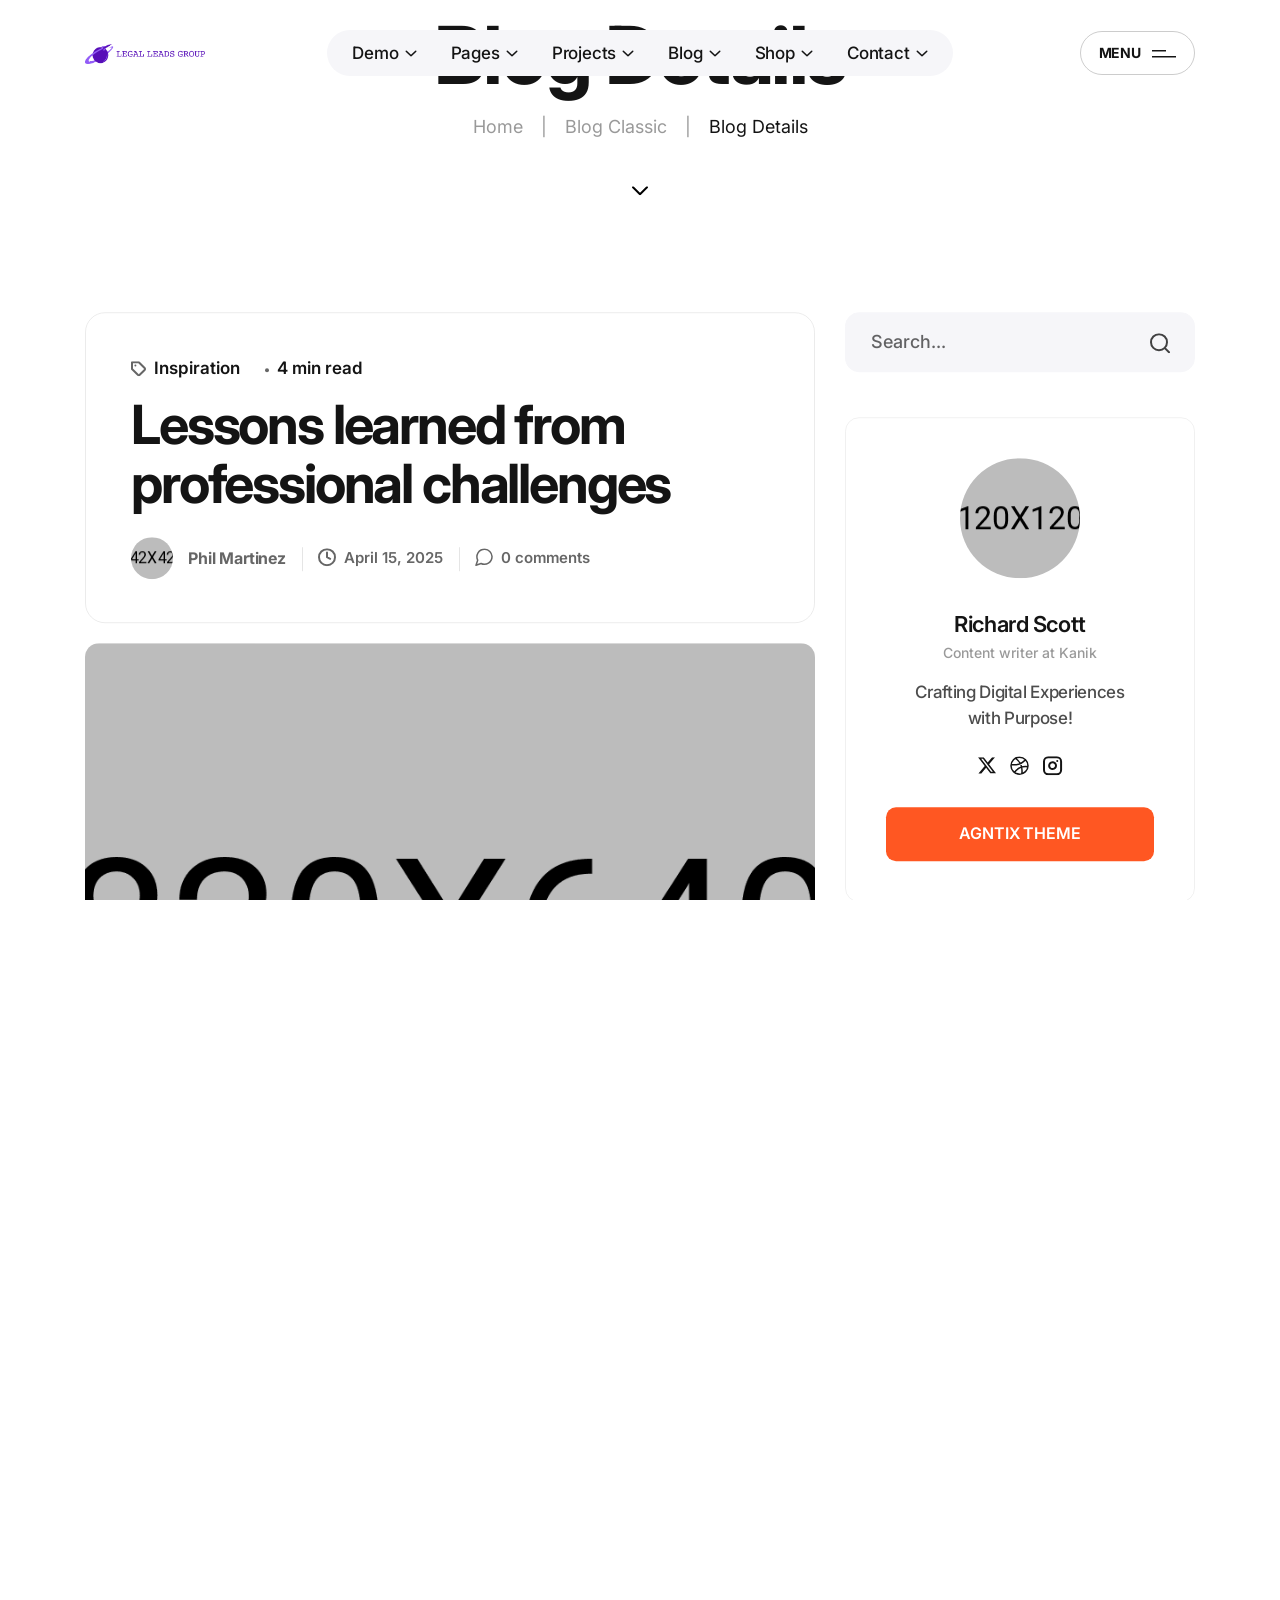
<file: blog-details-light.html>
<!doctype html>
<html class="no-js agntix-light" lang="zxx">

<head>

    <meta charset="utf-8">
    <meta http-equiv="x-ua-compatible" content="ie=edge">
    <title>Agntix - Digital Agency & Creative Portfolio HTML Template</title>
    <meta name="description" content="">
    <meta name="viewport" content="width=device-width, initial-scale=1">

    <!-- Place favicon.ico in the root directory -->
    <link rel="shortcut icon" type="image/x-icon" href="assets/img/favicon/favicon.png">

    <!-- CSS here -->
    <link rel="stylesheet" href="assets/css/bootstrap.css">
    <link rel="stylesheet" href="assets/css/slick.css">
    <link rel="stylesheet" href="assets/css/swiper-bundle.css">
    <link rel="stylesheet" href="assets/css/magnific-popup.css">
    <link rel="stylesheet" href="assets/css/font-awesome-pro.css">
    <link rel="stylesheet" href="assets/css/spacing.css">
    <link rel="stylesheet" href="assets/css/main.css">

</head>

<body class="tp-magic-cursor">

    <!-- Begin magic cursor -->
    <div id="magic-cursor" class="cursor-white-bg">
        <div id="ball"></div>
    </div>
    <!-- End magic cursor -->

    <!-- preloader -->
    <div id="preloader">
        <div class="preloader">
            <span></span>
            <span></span>
        </div>
    </div>
    <!-- preloader end  -->

    <!-- back to top start -->
    <div class="back-to-top-wrapper">
        <button id="back_to_top" type="button" class="back-to-top-btn">
            <svg width="12" height="7" viewBox="0 0 12 7" fill="none" xmlns="http://www.w3.org/2000/svg">
                <path d="M11 6L6 1L1 6" stroke="currentColor" stroke-width="1.5" stroke-linecap="round" stroke-linejoin="round" />
            </svg>
        </button>
    </div>
    <!-- back to top end -->

    <!-- offcanvas start -->
    <!-- tp-offcanvus-area-start -->
    <div class="tp-offcanvas-area">
        <div class="tp-offcanvas-wrapper @@class">
            <div class="tp-offcanvas-top d-flex align-items-center justify-content-between">
                <div class="tp-offcanvas-logo">
                    <a href="index.html">
                        <img class="logo-1" data-width="120" src="assets/img/logo/logo-black.png" alt="">
                        <img class="logo-2" data-width="120" src="assets/img/logo/logo-white.png" alt="">
                    </a>
                </div>
                <div class="tp-offcanvas-close">
                    <button class="tp-offcanvas-close-btn">
                        <svg width="37" height="38" viewBox="0 0 37 38" fill="none" xmlns="http://www.w3.org/2000/svg">
                            <path d="M9.19141 9.80762L27.5762 28.1924" stroke="currentColor" stroke-width="1.5" stroke-linecap="round" stroke-linejoin="round" />
                            <path d="M9.19141 28.1924L27.5762 9.80761" stroke="currentColor" stroke-width="1.5" stroke-linecap="round" stroke-linejoin="round" />
                        </svg>
                    </button>
                </div>
            </div>
            <div class="tp-offcanvas-main">
                <div class="tp-offcanvas-content d-none d-xl-block">
                    <h3 class="tp-offcanvas-title">Hello There!</h3>
                    <p>Lorem ipsum dolor sit amet, consectetur adipiscing elit, </p>
                </div>
                <div class="tp-offcanvas-menu d-xl-none">
                    <nav></nav>
                </div>
                <div class="tp-offcanvas-gallery d-none d-xl-block">
                    <div class="row gx-2">
                        <div class="col-md-3 col-3">
                            <div class="tp-offcanvas-gallery-img fix">
                                <a class="popup-image" href="assets/img/offcanvas/offcanvas-1.jpg"><img src="assets/img/offcanvas/offcanvas-1.jpg" alt=""></a>
                            </div>
                        </div>
                        <div class="col-md-3 col-3">
                            <div class="tp-offcanvas-gallery-img fix">
                                <a class="popup-image" href="assets/img/offcanvas/offcanvas-2.jpg"><img src="assets/img/offcanvas/offcanvas-2.jpg" alt=""></a>
                            </div>
                        </div>
                        <div class="col-md-3 col-3">
                            <div class="tp-offcanvas-gallery-img fix">
                                <a class="popup-image" href="assets/img/offcanvas/offcanvas-3.jpg"><img src="assets/img/offcanvas/offcanvas-3.jpg" alt=""></a>
                            </div>
                        </div>
                        <div class="col-md-3 col-3">
                            <div class="tp-offcanvas-gallery-img fix">
                                <a class="popup-image" href="assets/img/offcanvas/offcanvas-4.jpg"><img src="assets/img/offcanvas/offcanvas-4.jpg" alt=""></a>
                            </div>
                        </div>
                    </div>
                </div>
                <div class="tp-offcanvas-contact">
                    <h3 class="tp-offcanvas-title sm">Information</h3>
                    <ul>
                        <li><a href="tel:1245654">+ 4 20 7700 1007</a></li>
                        <li><a href="mailto:hello@diego.com">hello@diego.com</a></li>
                        <li><a href="#">Avenue de Roma 158b, Lisboa</a></li>
                    </ul>
                </div>
                <div class="tp-offcanvas-social">
                    <h3 class="tp-offcanvas-title sm">Follow Us</h3>
                    <ul>
                        <li>
                            <a href="#">
                                <svg width="16" height="16" viewBox="0 0 16 16" fill="none" xmlns="http://www.w3.org/2000/svg">
                                    <path d="M11.25 1.5H4.75C2.95507 1.5 1.5 2.95507 1.5 4.75V11.25C1.5 13.0449 2.95507 14.5 4.75 14.5H11.25C13.0449 14.5 14.5 13.0449 14.5 11.25V4.75C14.5 2.95507 13.0449 1.5 11.25 1.5Z" stroke="currentColor" stroke-width="1.5" stroke-linecap="round" stroke-linejoin="round" />
                                    <path d="M10.6016 7.5907C10.6818 8.13166 10.5894 8.68414 10.3375 9.16955C10.0856 9.65497 9.68711 10.0486 9.19862 10.2945C8.71014 10.5404 8.15656 10.6259 7.61663 10.5391C7.0767 10.4522 6.57791 10.1972 6.19121 9.81055C5.80451 9.42385 5.54959 8.92506 5.46271 8.38513C5.37583 7.8452 5.46141 7.29163 5.70728 6.80314C5.95315 6.31465 6.34679 5.91613 6.83221 5.66425C7.31763 5.41238 7.87011 5.31998 8.41107 5.4002C8.96287 5.48202 9.47372 5.73915 9.86817 6.1336C10.2626 6.52804 10.5197 7.0389 10.6016 7.5907Z" stroke="currentColor" stroke-width="1.5" stroke-linecap="round" stroke-linejoin="round" />
                                    <path d="M11.5742 4.42578H11.5842" stroke="currentColor" stroke-width="1.5" stroke-linecap="round" stroke-linejoin="round" />
                                </svg>
                            </a>
                        </li>
                        <li>
                            <a href="#">
                                <svg width="18" height="18" viewBox="0 0 18 18" fill="none" xmlns="http://www.w3.org/2000/svg">
                                    <path d="M2.50589 12.7494C4.57662 16.336 9.16278 17.5648 12.7494 15.4941C14.2113 14.65 15.2816 13.388 15.8962 11.9461C16.7895 9.85066 16.7208 7.37526 15.4941 5.25063C14.2674 3.12599 12.1581 1.82872 9.89669 1.55462C8.34063 1.366 6.71259 1.66183 5.25063 2.50589C1.66403 4.57662 0.435172 9.16278 2.50589 12.7494Z" stroke="currentColor" stroke-width="1.5" />
                                    <path d="M12.7127 15.4292C12.7127 15.4292 12.0086 10.4867 10.5011 7.87559C8.99362 5.26451 5.28935 2.57155 5.28935 2.57155M5.68449 15.6124C6.79553 12.2606 12.34 8.54524 16.3975 9.43537M12.311 2.4082C11.1953 5.72344 5.75732 9.38453 1.71875 8.58915" stroke="currentColor" stroke-width="1.5" stroke-linecap="round" />
                                </svg>
                            </a>
                        </li>
                        <li>
                            <a href="#">
                                <svg width="18" height="11" viewBox="0 0 18 11" fill="none" xmlns="http://www.w3.org/2000/svg">
                                    <path d="M1 5.5715H6.33342C7.62867 5.5715 8.61917 6.56199 8.61917 7.85725C8.61917 9.15251 7.62867 10.143 6.33342 10.143H1.76192C1.30477 10.143 1 9.83823 1 9.38108V1.76192C1 1.30477 1.30477 1 1.76192 1H5.5715C6.86676 1 7.85725 1.99049 7.85725 3.28575C7.85725 4.58101 6.86676 5.5715 5.5715 5.5715H1Z" stroke="currentColor" stroke-width="1.5" stroke-miterlimit="10"></path>
                                    <path d="M10.9062 7.09454H17.0016C17.0016 5.41832 15.6301 4.04688 13.9539 4.04688C12.2777 4.04688 10.9062 5.41832 10.9062 7.09454ZM10.9062 7.09454C10.9062 8.77076 12.2777 10.1422 13.9539 10.1422H15.2492" stroke="currentColor" stroke-width="1.5" stroke-miterlimit="10" stroke-linecap="round" stroke-linejoin="round"></path>
                                    <path d="M16.1125 1.44434H11.668" stroke="currentColor" stroke-width="1.2" stroke-miterlimit="10" stroke-linecap="round" stroke-linejoin="round"></path>
                                </svg>
                            </a>
                        </li>
                        <li>
                            <a href="#">
                                <svg width="18" height="14" viewBox="0 0 18 14" fill="none" xmlns="http://www.w3.org/2000/svg">
                                    <path d="M12.75 13H5.25C3 13 1.5 11.5 1.5 9.25V4.75C1.5 2.5 3 1 5.25 1H12.75C15 1 16.5 2.5 16.5 4.75V9.25C16.5 11.5 15 13 12.75 13Z" stroke="currentColor" stroke-width="1.5" stroke-miterlimit="10" stroke-linecap="round" stroke-linejoin="round" />
                                    <path d="M8.70676 5.14837L10.8006 6.40465C11.5543 6.90716 11.5543 7.66093 10.8006 8.16344L8.70676 9.41972C7.86923 9.92224 7.19922 9.50348 7.19922 8.5822V6.06964C7.19922 4.98086 7.86923 4.64585 8.70676 5.14837Z" fill="currentColor" />
                                </svg>
                            </a>
                        </li>
                    </ul>
                </div>
            </div>
        </div>
    </div>
    <div class="body-overlay"></div>
    <!-- tp-offcanvus-area-end -->
    <!-- offcanvas end -->

    <!-- header area start -->

    <!-- header area start -->
    <div id="header-sticky" class="tp-header-area tp-header-inner-style tp-header-ptb tp-header-blur sticky-white-bg header-transparent mt-30 @@class">
        <div class="container container-1750">
            <div class="row align-items-center">
                <div class="col-xl-2 col-lg-6 col-6">
                    <div class="tp-header-logo">
                        <a href="index.html">
                            <img data-width="120" class="logo-white" src="assets/img/logo/logo-black.png" alt="">
                            <img data-width="120" class="logo-black d-none" src="assets/img/logo/logo-black.png" alt="">
                        </a>
                    </div>
                </div>
                <div class="col-xl-8 d-none d-xl-block">
                    <div class="tp-header-box text-center">
                        <div class="tp-header-menu tp-header-dropdown dropdown-white-bg">
                            <nav class="tp-mobile-menu-active">
                                <ul>
                                    <li class="has-dropdown">
                                        <a href="index.html">Demo</a>
                                        <div class="tp-megamenu-wrapper mega-menu megamenu-white-bg">
                                            <div class="row gx-0">
                                                <div class="col-xl-2">
                                                    <div class="tp-megamenu-list">
                                                        <h4 class="tp-megamenu-title">Home Light Version</h4>
                                                        <ul>
                                                            <li><a href="index.html">Modern Agency <span class="pop">Popular</span></a></li>
                                                            <li><a href="index-design-studio-light.html">Design Studio</a></li>
                                                            <li><a href="index-digital-marketing-light.html">Digital Marketing <span class="new">Trending</span></a></li>
                                                            <li><a href="index-creative-studio-light.html">Creative Studio</a></li>
                                                            <li><a href="index-design-agency-light.html">Design Agency</a></li>
                                                            <li><a href="index-creative-agency-light.html">Creative Agency</a></li>
                                                            <li><a href="index-architecture-hub-light.html">Architecture Hub <span class="hot">Hot</span></a></li>
                                                            <li><a href="index-unique-ai-image-light.html">AI Image Genaretor</a></li>
                                                        </ul>
                                                    </div>
                                                </div>
                                                <div class="col-xl-2">
                                                    <div class="tp-megamenu-list">
                                                        <h4 class="tp-megamenu-title">Home Dark Version</h4>
                                                        <ul>
                                                            <li><a href="index-dark.html">Modern Agency</a></li>
                                                            <li><a href="index-design-studio-dark.html">Design Studio <span class="hot">Hot</span></a></li>
                                                            <li><a href="index-digital-marketing-dark.html">Digital Marketing</a></li>
                                                            <li><a href="index-creative-studio-dark.html">Creative Studio</a></li>
                                                            <li><a href="index-design-agency-dark.html">Design Agency <span class="hot">Hot</span></a></li>
                                                            <li><a href="index-creative-agency-dark.html">Creative Agency <span class="pop">Popular</span></a></li>
                                                            <li><a href="index-architecture-hub-dark.html">Architecture Hub </a></li>
                                                            <li><a href="index-unique-ai-image-dark.html">AI Image Genaretor <span class="hot">Hot</span></a></li>
                                                        </ul>
                                                    </div>
                                                </div>
                                                <div class="col-xl-2">
                                                    <div class="tp-megamenu-list">
                                                        <h4 class="tp-megamenu-title">Home Light Version</h4>
                                                        <ul>
                                                            <li><a href="index-corporate-agency-light.html">Corporate Agency</a></li>
                                                            <li><a href="index-mobile-application-light.html">Mobile App <span class="pop">Popular</span></a></li>
                                                            <li><a href="index-it-solution-light.html">IT Solutions <span class="hot">Hot</span></a></li>
                                                            <li><a href="index-cryptocurrency-light.html">Cryptocurrency</a></li>
                                                            <li><a href="index-startup-agency-light.html">Startup Agency <span class="pop">Popular</span></a></li>
                                                            <li><a href="index-fashion-studio-light.html">Fashion Studio</a></li>
                                                            <li><a href="index-personal-portfolio-light.html">Personal Portfolio</a></li>
                                                            <li><a href="index-shop-modern-light.html">Shop Home <span class="hot">Hot</span></a></li>
                                                        </ul>
                                                    </div>
                                                </div>
                                                <div class="col-xl-2">
                                                    <div class="tp-megamenu-list">
                                                        <h4 class="tp-megamenu-title">Home Dark Version</h4>
                                                        <ul>
                                                            <li><a href="index-corporate-agency-dark.html">Corporate Agency <span class="hot">Hot</span></a></li>
                                                            <li><a href="index-mobile-application-dark.html">Mobile App</a></li>
                                                            <li><a href="index-it-solution-dark.html">IT Solutions</a></li>
                                                            <li><a href="index-cryptocurrency-dark.html">Cryptocurrency <span class="new">Trending</span></a></li>
                                                            <li><a href="index-startup-agency-dark.html">Startup Agency</a></li>
                                                            <li><a href="index-fashion-studio-dark.html">Fashion Studio <span class="pop">Popular</span></a></li>
                                                            <li><a href="index-personal-portfolio-dark.html">Personal Portfolio</a></li>
                                                            <li><a href="index-shop-modern-dark.html">Shop Home</a></li>
                                                        </ul>
                                                    </div>
                                                </div>
                                                <div class="col-xl-2">
                                                    <div class="tp-megamenu-list">
                                                        <h4 class="tp-megamenu-title">Showcases</h4>
                                                        <ul>
                                                            <li><a href="portfolio-webgl-showcase.html">Webgl Showcase <span class="hot">Hot</span></a></li>
                                                            <li><a href="portfolio-coverflow-slider-light.html">Coverflow Slider</a></li>
                                                            <li><a href="portfolio-creative-thumb-slider.html">Creative Thumb Slider <span class="hot">Hot</span></a></li>
                                                            <li><a href="portfolio-creative-skew-slider.html">Creative Skew Slider <span class="hot">Hot</span></a></li>
                                                            <li><a href="portfolio-creative-text-slider.html">Creative Text Slider</a></li>
                                                            <li><a href="portfolio-parallax-slider.html">Parallax Slider</a></li>
                                                            <li><a href="portfolio-perspective-slider-light.html">Paspective Showcase <span class="hot">Hot</span></a></li>
                                                            <li><a href="portfolio-horizontal-showcase-light.html">Horizontal Showcase</a></li>
                                                        </ul>
                                                    </div>
                                                </div>
                                                <div class="col-xl-2">
                                                    <div class="tp-megamenu-list">
                                                        <h4 class="tp-megamenu-title">Showcases</h4>
                                                        <ul>
                                                            <li><a href="portfolio-wrapper-slider.html">Wrapper Slider <span class="hot">Hot</span></a></li>
                                                            <li><a href="portfolio-slicer-light.html">Portfolio slicer <span class="hot">Hot</span></a></li>
                                                            <li><a href="portfolio-showcase-light.html">Portfolio Showcase</a></li>
                                                            <li><a href="brand-showcase-light.html">Brand Showcase</a></li>
                                                            <li><a href="portfolio-interactive-with-hover.html">Interactive with hover <span class="hot">Hot</span></a></li>
                                                            <li><a href="portfolio-interactive-with-scroll.html">Interactive with Scroll</a></li>
                                                            <li><a href="portfolio-slider-elegant-light.html">Slider Elegant</a></li>
                                                        </ul>
                                                    </div>
                                                </div>
                                            </div>
                                        </div>
                                    </li>
                                    <li class="has-dropdown">
                                        <a href="#">Pages</a>
                                        <div class="tp-megamenu-wrapper mega-menu megamenu-white-bg">
                                            <div class="row gx-0">
                                                <div class="col-xl-2">
                                                    <div class="tp-megamenu-list">
                                                        <h4 class="tp-megamenu-title">About Light Version</h4>
                                                        <ul>
                                                            <li><a href="about-me-light.html">About Me</a></li>
                                                            <li><a href="about-us-light.html">About Us</a></li>
                                                            <li><a href="about-modern-light.html">Modern About</a></li>
                                                            <li><a href="about-creative-light.html">Creative About</a></li>
                                                            <li><a href="about-startup-light.html">Startup About</a></li>
                                                            <li><a href="career-light.html">Carrer</a></li>
                                                        </ul>
                                                    </div>
                                                </div>
                                                <div class="col-xl-2">
                                                    <div class="tp-megamenu-list">
                                                        <h4 class="tp-megamenu-title">About Dark Version</h4>
                                                        <ul>
                                                            <li><a href="about-me-dark.html">About Me</a></li>
                                                            <li><a href="about-us-dark.html">About Us</a></li>
                                                            <li><a href="about-modern-dark.html">Modern About</a></li>
                                                            <li><a href="about-creative-dark.html">Creative About</a></li>
                                                            <li><a href="about-startup-dark.html">Startup About</a></li>
                                                            <li><a href="career-dark.html">Carrer</a></li>
                                                        </ul>
                                                    </div>
                                                </div>
                                                <div class="col-xl-2">
                                                    <div class="tp-megamenu-list">
                                                        <h4 class="tp-megamenu-title">Services Light Version</h4>
                                                        <ul>
                                                            <li><a href="service-1-light.html">Services</a></li>
                                                            <li><a href="service-2-light.html">Corporate Services</a></li>
                                                            <li><a href="service-3-light.html">Startup Services</a></li>
                                                            <li><a href="service-4-light.html">Modern Services</a></li>
                                                            <li><a href="service-details-light.html">Services Details</a></li>
                                                            <li><a href="service-details-2-light.html">Services Details 02</a></li>
                                                        </ul>
                                                    </div>
                                                </div>
                                                <div class="col-xl-2">
                                                    <div class="tp-megamenu-list">
                                                        <h4 class="tp-megamenu-title">Services Dark Version</h4>
                                                        <ul>
                                                            <li><a href="service-1-dark.html">Services</a></li>
                                                            <li><a href="service-2-dark.html">Corporate Services</a></li>
                                                            <li><a href="service-3-dark.html">Startup Services</a></li>
                                                            <li><a href="service-4-dark.html">Modern Services</a></li>
                                                            <li><a href="service-details-dark.html">Services Details</a></li>
                                                            <li><a href="service-details-2-dark.html">Services Details 02</a></li>
                                                        </ul>
                                                    </div>
                                                </div>
                                                <div class="col-xl-2">
                                                    <div class="tp-megamenu-list">
                                                        <h4 class="tp-megamenu-title">Special Pages Light</h4>
                                                        <ul>
                                                            <li><a href="career-details-light.html">Careers Details</a></li>
                                                            <li><a href="pricing-light.html">Pricing</a></li>
                                                            <li><a href="team-light.html">Team</a></li>
                                                            <li><a href="team-details-light.html">Team Details</a></li>
                                                            <li><a href="faq-light.html">FAQ’s</a></li>
                                                            <li><a href="error-light.html">404 Page</a></li>
                                                        </ul>
                                                    </div>
                                                </div>
                                                <div class="col-xl-2">
                                                    <div class="tp-megamenu-list">
                                                        <h4 class="tp-megamenu-title">Special Pages Dark</h4>
                                                        <ul>
                                                            <li><a href="career-details-dark.html">Careers Details</a></li>
                                                            <li><a href="pricing-dark.html">Pricing</a></li>
                                                            <li><a href="team-dark.html">Team</a></li>
                                                            <li><a href="team-details-dark.html">Team Details</a></li>
                                                            <li><a href="faq-dark.html">FAQ’s</a></li>
                                                            <li><a href="error-dark.html">404 Page</a></li>
                                                        </ul>
                                                    </div>
                                                </div>
                                            </div>
                                        </div>
                                    </li>
                                    <li class="has-dropdown">
                                        <a href="portfolio-metro-light.html">Projects</a>
                                        <div class="tp-megamenu-wrapper mega-menu megamenu-white-bg">
                                            <div class="row gx-0">
                                                <div class="col-xl-10">
                                                    <div class="row gx-0">
                                                        <div class="col-xl-3">
                                                            <div class="tp-megamenu-list">
                                                                <h4 class="tp-megamenu-title">Portfolio Grid</h4>
                                                                <ul>
                                                                    <li><a href="portfolio-col-2-light.html">Two Columns</a></li>
                                                                    <li><a href="portfolio-col-3-light.html">Three Columns</a></li>
                                                                    <li><a href="portfolio-col-4-light.html">Four Columns Wide</a></li>
                                                                    <li><a href="portfolio-masonry-light.html">Masonry</a></li>
                                                                    <li><a href="portfolio-metro-light.html">Portfolio Metro</a></li>
                                                                    <li><a href="portfolio-pinterest-light.html">Portfolio Pinterest</a></li>
                                                                    <li><a href="portfolio-horizontal-showcase-light.html">Horizontal Showcase</a></li>
                                                                </ul>
                                                            </div>
                                                        </div>
                                                        <div class="col-xl-3">
                                                            <div class="tp-megamenu-list">
                                                                <h4 class="tp-megamenu-title">Showcases</h4>
                                                                <ul>
                                                                    <li><a href="portfolio-webgl-showcase.html">Webgl Showcase</a></li>
                                                                    <li><a href="portfolio-coverflow-slider-light.html">Coverflow Slider</a></li>
                                                                    <li><a href="portfolio-creative-thumb-slider.html">Creative Thumb Slider</a></li>
                                                                    <li><a href="portfolio-creative-skew-slider.html">Creative Skew Slider</a></li>
                                                                    <li><a href="portfolio-creative-text-slider.html">Creative Text Slider</a></li>
                                                                    <li><a href="portfolio-parallax-slider.html">Parallax Slider</a></li>
                                                                    <li><a href="portfolio-perspective-slider-light.html">Paspective Showcase</a></li>
                                                                </ul>
                                                            </div>
                                                        </div>
                                                        <div class="col-xl-3">
                                                            <div class="tp-megamenu-list">
                                                                <h4 class="tp-megamenu-title">Showcases</h4>
                                                                <ul>
                                                                    <li><a href="portfolio-wrapper-slider.html">Wrapper Slider</a></li>
                                                                    <li><a href="portfolio-slicer-light.html">Portfolio slicer</a></li>
                                                                    <li><a href="portfolio-showcase-light.html">Portfolio Showcase</a></li>
                                                                    <li><a href="brand-showcase-light.html">Brand Showcase</a></li>
                                                                    <li><a href="portfolio-interactive-with-hover.html">Interactive with hover</a></li>
                                                                    <li><a href="portfolio-interactive-with-scroll.html">Interactive with Scroll</a></li>
                                                                    <li><a href="portfolio-slider-elegant-light.html">Slider Elegant</a></li>
                                                                </ul>
                                                            </div>
                                                        </div>
                                                        <div class="col-xl-3">
                                                            <div class="tp-megamenu-list">
                                                                <h4 class="tp-megamenu-title">Single Projects</h4>
                                                                <ul>
                                                                    <li><a href="portfolio-details-classic-stack-light.html">Classic Stack</a></li>
                                                                    <li><a href="portfolio-details-creative-slider-light.html">Creative Slider</a></li>
                                                                    <li><a href="portfolio-details-gallery-light.html">Gallery</a></li>
                                                                    <li><a href="portfolio-details-modern-light.html">Modern</a></li>
                                                                    <li><a href="portfolio-details-video-light.html">Video</a></li>
                                                                    <li><a href="portfolio-details-image-comparison-light.html">Image Comparison</a></li>
                                                                    <li><a href="portfolio-details-custom-light.html">Custom Light</a></li>
                                                                </ul>
                                                            </div>
                                                        </div>
                                                    </div>
                                                </div>
                                                <div class="col-xl-2">
                                                    <div class="tp-megamenu-list">
                                                        <div class="tp-megamenu-thumb">
                                                            <img src="assets/img/menu/menu-1.png" alt="">
                                                        </div>
                                                    </div>
                                                </div>
                                            </div>
                                        </div>
                                    </li>
                                    <li class="has-dropdown">
                                        <a href="blog-list-light.html">Blog</a>
                                        <ul class="tp-submenu submenu">
                                            <li><a href="blog-standard.html">Blog Classic</a></li>
                                            <li><a href="blog-standard-light.html">Blog Classic Light</a></li>
                                            <li><a href="blog-list.html">Blog Listing</a></li>
                                            <li><a href="blog-list-light.html">Blog Listing Light</a></li>
                                            <li class="menu-item-has-children">
                                                <a href="blog-grid.html">Grid Layout</a>
                                                <ul class="tp-submenu submenu">
                                                    <li><a href="blog-grid-2-col.html">2 Columns</a></li>
                                                    <li><a href="blog-grid-2-col-light.html">2 Columns Light</a></li>
                                                    <li><a href="blog-grid.html">3 Columns</a></li>
                                                    <li><a href="blog-grid-light.html">3 Columns Light</a></li>
                                                    <li><a href="blog-grid-with-sidebar.html">2 Col + sidebar</a></li>
                                                    <li><a href="blog-grid-with-sidebar-light.html">2 Col + sidebar Light</a></li>
                                                </ul>
                                            </li>
                                            <li><a href="blog-masonry.html">Masonry Grid</a></li>
                                            <li><a href="blog-masonry-light.html">Masonry Grid Light</a></li>
                                            <li class="menu-item-has-children"><a href="blog-details-without-sidebar.html">Single Layouts</a>
                                                <ul class="tp-submenu submenu">
                                                    <li><a href="blog-details.html">Blog Single Post</a></li>
                                                    <li><a href="blog-details-light.html">Blog Single Post Light</a></li>
                                                    <li><a href="blog-details-without-sidebar.html">Blog No Sidebar</a></li>
                                                    <li><a href="blog-details-without-sidebar-light.html">Blog No Sidebar Light</a></li>
                                                </ul>
                                            </li>
                                        </ul>
                                    </li>
                                    <li class="has-dropdown">
                                        <a href="index-shop-modern-light.html">Shop</a>
                                        <ul class="tp-submenu submenu">
                                            <li><a href="index-shop-modern-light.html">Shop Modern</a></li>
                                            <li><a href="index-shop-modern-dark.html">Shop Modern Dark</a></li>
                                            <li><a href="index-shop-with-slider-light.html">Shop With Slider</a></li>
                                            <li><a href="index-shop-with-slider-dark.html">Shop With Slider Dark</a></li>
                                            <li class="menu-item-has-children"><a href="#">Shop Page</a>
                                                <ul class="tp-submenu submenu">
                                                    <li><a href="shop.html">Shop Page</a></li>
                                                    <li><a href="shop-dark.html">Shop Page Dark</a></li>
                                                    <li><a href="shop-details.html">Shop Details</a></li>
                                                    <li><a href="shop-details-dark.html">Shop Details Dark</a></li>
                                                </ul>
                                            </li>
                                            <li class="menu-item-has-children"><a href="#">My Account</a>
                                                <ul class="tp-submenu submenu">
                                                    <li><a href="my-account.html">My Account</a></li>
                                                    <li><a href="cart.html">Cart</a></li>
                                                    <li><a href="checkout.html">Checkout</a></li>
                                                    <li><a href="wishlist.html">Wishlist</a></li>
                                                    <li><a href="login.html">LogIn</a></li>
                                                    <li><a href="register.html">Register</a></li>
                                                </ul>
                                            </li>
                                        </ul>
                                    </li>
                                    <li class="has-dropdown">
                                        <a href="contact.html">Contact</a>
                                        <ul class="tp-submenu submenu">
                                            <li><a href="contact-me-light.html">Contact Me</a></li>
                                            <li><a href="contact-me-dark.html">Contact Me Dark</a></li>
                                            <li><a href="contact-us-light.html">Contact Us</a></li>
                                            <li><a href="contact-us-dark.html">Contact Us Dark</a></li>
                                            <li><a href="contact.html">Get In Touch</a></li>
                                            <li><a href="contact-dark.html">Get In Touch Dark</a></li>
                                        </ul>
                                    </li>
                                </ul>
                            </nav>
                        </div>
                    </div>
                </div>
                <div class="col-xl-2 col-lg-6 col-6">
                    <div class="tp-header-right text-end">
                        <div class="tp-header-14-bar-wrap ml-20">
                            <button class="tp-header-8-bar tp-offcanvas-open-btn">
                                <span>Menu</span>
                                <span>
                                    <svg width="24" height="8" viewBox="0 0 24 8" fill="none" xmlns="http://www.w3.org/2000/svg">
                                        <path d="M0 0H14V1.5H0V0Z" fill="currentcolor" />
                                        <path d="M0 6H24V7.5H0V6Z" fill="currentcolor" />
                                    </svg>
                                </span>
                            </button>
                        </div>
                    </div>
                </div>
            </div>
        </div>
    </div>
    <!-- header area end -->
    <!-- header area end -->

    <div id="smooth-wrapper">
        <div id="smooth-content">

            <main>

                <!-- breadcurmb area start -->
                <div class="tp-breadcrumb-area tp-breadcrumb-ptb">
                    <div class="container">
                        <div class="row justify-content-center">
                            <div class="col-xxl-12">
                                <div class="tp-breadcrumb-content text-center">
                                    <h3 class="tp-breadcrumb-title">Blog Details</h3>
                                    <div class="tp-breadcrumb-list mb-35">
                                        <span><a href="index.html">Home</a></span>
                                        <span class="dvdr"><i>|</i></span>
                                        <span>Blog Classic</span>
                                        <span class="dvdr"><i>|</i></span>
                                        <span>Blog Details</span>
                                    </div>
                                    <div class="tp-breadcrumb-scrolldown smooth">
                                        <a href="#postbox">
                                            <span>
                                                <svg width="16" height="9" viewBox="0 0 16 9" fill="none" xmlns="http://www.w3.org/2000/svg">
                                                    <path d="M1 1L8 8L15 1" stroke="black" stroke-width="2" stroke-linecap="round" stroke-linejoin="round" />
                                                </svg>
                                            </span>
                                        </a>
                                    </div>
                                </div>
                            </div>
                        </div>
                    </div>
                </div>
                <!-- breadcurmb area end -->

                <!-- postbox area start -->
                <section id="postbox" class="postbox-area pt-110 pb-80">
                    <div class="container container-1330">
                        <div class="row">
                            <div class="col-xxl-8 col-xl-8 col-lg-8">
                                <div class="postbox-wrapper mb-115">
                                    <article class="postbox-details-item item-border mb-20">
                                        <div class="postbox-details-info-wrap">
                                            <div class="postbox-tag postbox-details-tag">
                                                <span>
                                                    <i>
                                                        <svg width="15" height="15" viewBox="0 0 15 15" fill="none" xmlns="http://www.w3.org/2000/svg">
                                                            <path d="M4.39101 4.39135H4.39936M13.6089 8.73899L8.74578 13.6021C8.61979 13.7283 8.47018 13.8283 8.3055 13.8966C8.14082 13.9649 7.9643 14 7.78603 14C7.60777 14 7.43124 13.9649 7.26656 13.8966C7.10188 13.8283 6.95228 13.7283 6.82629 13.6021L1 7.78264V1H7.78264L13.6089 6.82629C13.8616 7.08045 14.0034 7.42427 14.0034 7.78264C14.0034 8.14102 13.8616 8.48483 13.6089 8.73899Z" stroke="black" stroke-opacity="0.6" stroke-width="2" stroke-linecap="round" stroke-linejoin="round" />
                                                        </svg>
                                                    </i>
                                                    Inspiration
                                                </span>
                                                <span>4 min read</span>
                                            </div>
                                            <h4 class="postbox-title fs-54">Lessons learned from professional challenges</h4>
                                            <div class="postbox-details-meta d-flex align-items-center">
                                                <div class="postbox-author-box d-flex align-items-center ">
                                                    <div class="postbox-author-img">
                                                        <img src="assets/img/blog/blog-standard/blog-av-2.jpg" alt="">
                                                    </div>
                                                    <div class="postbox-author-info">
                                                        <h4 class="postbox-author-name">Phil Martinez</h4>
                                                    </div>
                                                </div>
                                                <div class="postbox-meta">
                                                    <i>
                                                        <svg width="18" height="18" viewBox="0 0 18 18" fill="none" xmlns="http://www.w3.org/2000/svg">
                                                            <path d="M9 4.19997V8.99997L12.2 10.6M17 9C17 13.4183 13.4183 17 9 17C4.58172 17 1 13.4183 1 9C1 4.58172 4.58172 1 9 1C13.4183 1 17 4.58172 17 9Z" stroke="black" stroke-opacity="0.6" stroke-width="2" stroke-linecap="round" stroke-linejoin="round" />
                                                        </svg>
                                                    </i>
                                                    <span>April 15, 2025</span>
                                                </div>
                                                <div class="postbox-meta">
                                                    <i>
                                                        <svg width="18" height="18" viewBox="0 0 18 18" fill="none" xmlns="http://www.w3.org/2000/svg">
                                                            <path d="M17 8.55557C17.003 9.72878 16.7289 10.8861 16.2 11.9333C15.5728 13.1882 14.6086 14.2437 13.4155 14.9816C12.2223 15.7195 10.8473 16.1106 9.44443 16.1111C8.27122 16.1142 7.11387 15.8401 6.06666 15.3111L1 17L2.68889 11.9333C2.15994 10.8861 1.88583 9.72878 1.88889 8.55557C1.88943 7.15269 2.28054 5.77766 3.01841 4.58451C3.75629 3.39135 4.81178 2.42719 6.06666 1.80002C7.11387 1.27107 8.27122 0.996966 9.44443 1.00003H9.88887C11.7416 1.10224 13.4916 1.88426 14.8037 3.19634C16.1157 4.50843 16.8978 6.25837 17 8.11113V8.55557Z" stroke="black" stroke-opacity="0.6" stroke-width="1.5" stroke-linecap="round" stroke-linejoin="round" />
                                                        </svg>
                                                    </i>
                                                    <span>0 comments</span>
                                                </div>
                                            </div>
                                        </div>
                                    </article>
                                    <div class="postbox-details-thumb mb-45">
                                        <img class="w-100" src="assets/img/blog/blog-details/blog-details-1.jpg" alt="">
                                    </div>
                                    <div class="postbox-details-text mb-45">
                                        <p class="mb-25">
                                            We love to bring designs to life as a developer, and I aim to do this using whatever front end tools
                                            are necessary. My preferred tools are more modern javascript libraries like React.js but I like to use whatever is best for the websites needs. There are several reasons why a business would consider
                                            a rebrand and it doesn’t necessarily mean the business has been unsuccessful.
                                        </p>
                                        <p>
                                            But in order that you may see whence all this born error of those who accuse pleasure and praise pain, I will open the whole matter, and explain the very things which were said by that discoverer of truth and, as it were, the architect of a happy life.
                                        </p>
                                    </div>
                                    <div class="postbox-details-text mb-40">
                                        <h4 class="postbox-title fs-34">Using a Query</h4>
                                        <p>
                                            We love to bring designs to life as a developer, and I aim to do this using whatever front end tools are necessary. My preferred tools are more modern javascript libraries like React.js but I like to use whatever is best for the websites needs. There are several reasons why a business would consider a rebrand and it doesn’t necessarily mean the business has been unsuccessful.
                                        </p>
                                    </div>
                                    <div class="postbox-details-thumb d-flex align-items-center mb-50">
                                        <div>
                                            <img src="assets/img/blog/blog-details/blog-details-sm-1.jpg" alt="">
                                        </div>
                                        <div>
                                            <img src="assets/img/blog/blog-details/blog-details-sm-2.jpg" alt="">
                                        </div>
                                    </div>
                                    <div class="postbox-details-text mb-50">
                                        <p>
                                            faucibus enim. In aliquam tempus porta. Mauris vel finibus risus. Maecenas egestas mi sed neque finibus, nec faucibus ipsum aliquet. Duis scelerisque at odio vel tempus. Morbi a tincidunt nunc, id rutrum erat. Fusce egestas quam vel facilisis tempor.Morbi non orci elementum, sollicitudin mauris laoreet, luctus est. Donec in mi lorem.
                                        </p>
                                    </div>
                                    <div class="postbox-details-quote-box mb-45">
                                        <blockquote>
                                            <div class="postbox-details-quote-box d-flex align-items-start">
                                                <i>
                                                    <svg width="63" height="50" viewBox="0 0 63 50" fill="none" xmlns="http://www.w3.org/2000/svg">
                                                        <path d="M36.7657 50V39.1608C42.0105 38.4615 45.507 36.7133 47.2552 33.9161C49.0035 31.0023 49.8776 26.9231 49.8776 21.6783L58.4441 23.4266H37.1154V0H62.6399V17.4825C62.6399 25.8741 60.542 33.042 56.3461 38.986C52.2669 44.9301 45.7401 48.6014 36.7657 50ZM0 50V39.1608C5.24476 38.4615 8.74126 36.7133 10.4895 33.9161C12.2378 31.0023 13.1119 26.9231 13.1119 21.6783L21.6783 23.4266H0.34965V0H25.8741V17.4825C25.8741 25.8741 23.7762 33.042 19.5804 38.986C15.5012 44.9301 8.97436 48.6014 0 50Z" fill="black" fill-opacity="0.1" />
                                                    </svg>
                                                </i>
                                                <div class="postbox-details-quote">
                                                    <p>
                                                        “Success is the result of perfection, <br>
                                                        hard work, learning from failure, loyalty, & <br>
                                                        persistence”
                                                    </p>
                                                    <span>Phil Martinez</span>
                                                </div>
                                            </div>
                                        </blockquote>
                                    </div>
                                    <div class="postbox-details-text mb-45">
                                        <p>
                                            faucibus enim. In aliquam tempus porta. Mauris vel finibus risus. Maecenas egestas mi sed neque finibus, nec faucibus ipsum aliquet. Duis scelerisque at odio vel tempus. Morbi a tincidunt nunc, id rutrum erat. Fusce egestas quam vel facilisis tempor.Morbi non orci elementum, sollicitudin mauris laoreet, luctus est. Donec in mi lorem.
                                        </p>
                                    </div>
                                    <div class="postbox-details-text mb-25">
                                        <h4 class="postbox-title fs-34">On the specificity of selectors</h4>
                                        <p>
                                            The specificity of the : <span>not()</span> pseudo-class is the specificity of its argument. The :not() pseudo-class does not add to the selector specificity, unlike other pseudo-classes.
                                        </p>
                                    </div>
                                    <div class="postbox-details-text mb-60">
                                        <p class="mb-30">
                                            The simple <span>selector that</span> : <span>not()</span> takes as an argument can be any of the following:
                                        </p>
                                        <div class="postbox-details-list">
                                            <ul>
                                                <li>Type selector (e.g <span>p, span,</span> etc.)</li>
                                                <li>Class selector (e.g <span>.element, .sidebar,</span> etc.)</li>
                                                <li>ID selector (e. #header)</li>
                                                <li>Pseudo-class selector (e.g <i>:first-child, :last-of-type</i>)</li>
                                            </ul>
                                        </div>
                                    </div>
                                    <div class="postbox-details-code mb-40">
                                        <pre>
li:not(.old)::after {    
    content: "New!";
    color: deepPink;
}
</pre>
                                    </div>
                                    <div class="postbox-details-text mb-50">
                                        <p>
                                            The specificity of the <span>:not()</span> pseudo-class is the specificity of its argument. The :not() pseudo-class does not add to the selector specificity, unlike other pseudo-classes.
                                        </p>
                                    </div>
                                    <div class="postbox-details-tag-wrap d-flex justify-content-between align-items-center">
                                        <div class="postbox-details-tag d-flex align-items-center mb-0">
                                            <span>Tagged with :</span>
                                            <div class="tagcloud">
                                                <a href="#">Blog</a>
                                                <a href="#">Creative</a>
                                                <a href="#">Portfolio</a>
                                                <a href="#">Theme</a>
                                            </div>
                                        </div>
                                        <div class="postbox-details-social">
                                            <a href="#">
                                                <span>
                                                    <svg width="18" height="17" viewBox="0 0 11 15" fill="none" xmlns="http://www.w3.org/2000/svg">
                                                        <path fill-rule="evenodd" clip-rule="evenodd" d="M1.77219 6.41667C1.13333 6.41667 1 6.54137 1 7.13889V8.22222C1 8.81974 1.13333 8.94444 1.77219 8.94444H3.31657V13.2778C3.31657 13.8753 3.4499 14 4.08876 14H5.63314C6.272 14 6.40533 13.8753 6.40533 13.2778V8.94444H8.13944C8.62396 8.94444 8.74881 8.85636 8.88192 8.42063L9.21286 7.3373C9.44088 6.59088 9.30037 6.41667 8.47038 6.41667H6.40533V4.61111C6.40533 4.21224 6.75106 3.88889 7.17752 3.88889H9.3753C10.0142 3.88889 10.1475 3.76419 10.1475 3.16667V1.72222C10.1475 1.1247 10.0142 1 9.3753 1H7.17752C5.04518 1 3.31657 2.61675 3.31657 4.61111V6.41667H1.77219Z" stroke="currentcolor" stroke-width="1.5" stroke-linejoin="round" />
                                                    </svg>
                                                </span>
                                            </a>
                                            <a href="#">
                                                <span>
                                                    <svg width="18" height="17" viewBox="0 0 18 17" fill="none" xmlns="http://www.w3.org/2000/svg">
                                                        <path fill-rule="evenodd" clip-rule="evenodd" d="M5.67227 0H0L6.72535 8.79151L0.430223 16.1665H3.33876L8.09997 10.5886L12.3277 16.1153H18L11.0793 7.06826L11.0915 7.08386L17.0504 0.102701H14.1418L9.71667 5.28701L5.67227 0ZM3.131 1.53968H4.89685L14.869 14.5755H13.1032L3.131 1.53968Z" fill="currentcolor" />
                                                    </svg>
                                                </span>
                                            </a>
                                            <a href="#">
                                                <span>
                                                    <svg width="19" height="19" viewBox="0 0 19 19" fill="none" xmlns="http://www.w3.org/2000/svg">
                                                        <path d="M17.9994 10.5256C17.2116 10.3786 16.4014 10.302 15.5746 10.302C11.025 10.302 6.97863 12.6212 4.39943 16.2214M15.45 3.53634C12.79 6.63763 8.79271 8.61014 4.32318 8.61014C3.17971 8.61014 2.06716 8.48103 1 8.23695M11.7254 17.9135C11.9384 16.8869 12.0503 15.8237 12.0503 14.7345C12.0503 9.39347 9.35944 4.67635 5.25026 1.84649M18 9.45632C18 14.1266 14.1944 17.9126 9.5 17.9126C4.80558 17.9126 1 14.1266 1 9.45632C1 4.78603 4.80558 1 9.5 1C14.1944 1 18 4.78603 18 9.45632Z" stroke="currentcolor" stroke-width="1.5" stroke-linejoin="round" />
                                                    </svg>
                                                </span>
                                            </a>
                                            <a href="#">
                                                <span>
                                                    <svg width="20" height="19" viewBox="0 0 20 19" fill="none" xmlns="http://www.w3.org/2000/svg">
                                                        <path d="M14.2426 4.82562H14.2496M5.27195 1H13.8159C16.1752 1 18.0878 2.90279 18.0878 5.25V13.75C18.0878 16.0972 16.1752 18 13.8159 18H5.27195C2.91262 18 1 16.0972 1 13.75V5.25C1 2.90279 2.91262 1 5.27195 1ZM12.9615 8.96482C13.0669 9.67223 12.9455 10.3947 12.6144 11.0295C12.2833 11.6643 11.7595 12.179 11.1174 12.5005C10.4753 12.8221 9.74767 12.934 9.03796 12.8204C8.32825 12.7067 7.67263 12.3734 7.16433 11.8677C6.65603 11.362 6.32096 10.7098 6.20675 10.0037C6.09255 9.29764 6.20504 8.57373 6.52823 7.93494C6.85141 7.29615 7.36883 6.775 8.00688 6.44563C8.64494 6.11625 9.37115 5.99542 10.0822 6.10032C10.8075 6.20732 11.479 6.54356 11.9975 7.05938C12.516 7.5752 12.854 8.24324 12.9615 8.96482Z" stroke="currentcolor" stroke-width="2" stroke-linecap="round" stroke-linejoin="round" />
                                                    </svg>
                                                </span>
                                            </a>
                                        </div>
                                    </div>
                                    <div class="postbox-details-author mt-30">
                                        <div class="sidebar-widget-author d-flex align-items-start">
                                            <div class="sidebar-widget-author-img">
                                                <img src="assets/img/blog/blog-standard/blog-av-1.jpg" alt="">
                                            </div>
                                            <div class="postbox-details-content">
                                                <div class="sidebar-widget-author-content">
                                                    <span>About Author</span>
                                                    <h4 class="sidebar-widget-author-name">Peter Bowman</h4>
                                                    <p>
                                                        Phasellus et ipsum justo. Aenean fringilla a fermentum mauris non venenatis. <br>
                                                        Praesent at nulla aliquam ligula.
                                                    </p>
                                                </div>
                                                <div class="sidebar-widget-author-social">
                                                    <a href="#">
                                                        <span>
                                                            <svg width="18" height="17" viewBox="0 0 11 15" fill="none" xmlns="http://www.w3.org/2000/svg">
                                                                <path fill-rule="evenodd" clip-rule="evenodd" d="M1.77219 6.41667C1.13333 6.41667 1 6.54137 1 7.13889V8.22222C1 8.81974 1.13333 8.94444 1.77219 8.94444H3.31657V13.2778C3.31657 13.8753 3.4499 14 4.08876 14H5.63314C6.272 14 6.40533 13.8753 6.40533 13.2778V8.94444H8.13944C8.62396 8.94444 8.74881 8.85636 8.88192 8.42063L9.21286 7.3373C9.44088 6.59088 9.30037 6.41667 8.47038 6.41667H6.40533V4.61111C6.40533 4.21224 6.75106 3.88889 7.17752 3.88889H9.3753C10.0142 3.88889 10.1475 3.76419 10.1475 3.16667V1.72222C10.1475 1.1247 10.0142 1 9.3753 1H7.17752C5.04518 1 3.31657 2.61675 3.31657 4.61111V6.41667H1.77219Z" stroke="currentcolor" stroke-width="1.5" stroke-linejoin="round" />
                                                            </svg>
                                                        </span>
                                                    </a>
                                                    <a href="#">
                                                        <span>
                                                            <svg width="18" height="17" viewBox="0 0 18 17" fill="none" xmlns="http://www.w3.org/2000/svg">
                                                                <path fill-rule="evenodd" clip-rule="evenodd" d="M5.67227 0H0L6.72535 8.79151L0.430223 16.1665H3.33876L8.09997 10.5886L12.3277 16.1153H18L11.0793 7.06826L11.0915 7.08386L17.0504 0.102701H14.1418L9.71667 5.28701L5.67227 0ZM3.131 1.53968H4.89685L14.869 14.5755H13.1032L3.131 1.53968Z" fill="currentcolor" />
                                                            </svg>
                                                        </span>
                                                    </a>
                                                    <a href="#">
                                                        <span>
                                                            <svg width="19" height="19" viewBox="0 0 19 19" fill="none" xmlns="http://www.w3.org/2000/svg">
                                                                <path d="M17.9994 10.5256C17.2116 10.3786 16.4014 10.302 15.5746 10.302C11.025 10.302 6.97863 12.6212 4.39943 16.2214M15.45 3.53634C12.79 6.63763 8.79271 8.61014 4.32318 8.61014C3.17971 8.61014 2.06716 8.48103 1 8.23695M11.7254 17.9135C11.9384 16.8869 12.0503 15.8237 12.0503 14.7345C12.0503 9.39347 9.35944 4.67635 5.25026 1.84649M18 9.45632C18 14.1266 14.1944 17.9126 9.5 17.9126C4.80558 17.9126 1 14.1266 1 9.45632C1 4.78603 4.80558 1 9.5 1C14.1944 1 18 4.78603 18 9.45632Z" stroke="currentcolor" stroke-width="1.5" stroke-linejoin="round" />
                                                            </svg>
                                                        </span>
                                                    </a>
                                                    <a href="#">
                                                        <span>
                                                            <svg width="20" height="19" viewBox="0 0 20 19" fill="none" xmlns="http://www.w3.org/2000/svg">
                                                                <path d="M14.2426 4.82562H14.2496M5.27195 1H13.8159C16.1752 1 18.0878 2.90279 18.0878 5.25V13.75C18.0878 16.0972 16.1752 18 13.8159 18H5.27195C2.91262 18 1 16.0972 1 13.75V5.25C1 2.90279 2.91262 1 5.27195 1ZM12.9615 8.96482C13.0669 9.67223 12.9455 10.3947 12.6144 11.0295C12.2833 11.6643 11.7595 12.179 11.1174 12.5005C10.4753 12.8221 9.74767 12.934 9.03796 12.8204C8.32825 12.7067 7.67263 12.3734 7.16433 11.8677C6.65603 11.362 6.32096 10.7098 6.20675 10.0037C6.09255 9.29764 6.20504 8.57373 6.52823 7.93494C6.85141 7.29615 7.36883 6.775 8.00688 6.44563C8.64494 6.11625 9.37115 5.99542 10.0822 6.10032C10.8075 6.20732 11.479 6.54356 11.9975 7.05938C12.516 7.5752 12.854 8.24324 12.9615 8.96482Z" stroke="currentcolor" stroke-width="2" stroke-linecap="round" stroke-linejoin="round" />
                                                            </svg>
                                                        </span>
                                                    </a>
                                                </div>
                                            </div>
                                        </div>
                                    </div>
                                </div>
                            </div>
                            <div class="col-xxl-4 col-xl-4 col-lg-4">
                                <div class="sidebar-wrapper">
                                    <div class="sidebar-widget mb-45">
                                        <div class="sidebar-search">
                                            <form action="#">
                                                <div class="sidebar-search-input">
                                                    <input type="text" placeholder="Search...">
                                                    <button type="submit">
                                                        <svg width="20" height="20" viewBox="0 0 20 20" fill="none" xmlns="http://www.w3.org/2000/svg">
                                                            <path d="M18.9999 19L14.6499 14.65M17 9C17 13.4183 13.4183 17 9 17C4.58172 17 1 13.4183 1 9C1 4.58172 4.58172 1 9 1C13.4183 1 17 4.58172 17 9Z" stroke="currentcolor" stroke-opacity="0.8" stroke-width="2" stroke-linecap="round" stroke-linejoin="round" />
                                                        </svg>
                                                    </button>
                                                </div>
                                            </form>
                                        </div>
                                    </div>
                                    <div class="sidebar-widget mb-45">
                                        <div class="sidebar-widget-author text-center">
                                            <div class="sidebar-widget-author-img">
                                                <img src="assets/img/blog/blog-standard/blog-av-1.jpg" alt="">
                                            </div>
                                            <div class="sidebar-widget-author-content">
                                                <h4 class="sidebar-widget-author-name">Richard Scott</h4>
                                                <span>Content writer at Kanik</span>
                                                <p>Crafting Digital Experiences <br> with Purpose!</p>
                                            </div>
                                            <div class="sidebar-widget-author-social mb-30">
                                                <a href="#">
                                                    <span>
                                                        <svg width="18" height="17" viewBox="0 0 18 17" fill="none" xmlns="http://www.w3.org/2000/svg">
                                                            <path fill-rule="evenodd" clip-rule="evenodd" d="M5.67227 0H0L6.72535 8.79151L0.430223 16.1665H3.33876L8.09997 10.5886L12.3277 16.1153H18L11.0793 7.06826L11.0915 7.08386L17.0504 0.102701H14.1418L9.71667 5.28701L5.67227 0ZM3.131 1.53968H4.89685L14.869 14.5755H13.1032L3.131 1.53968Z" fill="currentcolor" />
                                                        </svg>
                                                    </span>
                                                </a>
                                                <a href="#">
                                                    <span>
                                                        <svg width="19" height="19" viewBox="0 0 19 19" fill="none" xmlns="http://www.w3.org/2000/svg">
                                                            <path d="M17.9994 10.5256C17.2116 10.3786 16.4014 10.302 15.5746 10.302C11.025 10.302 6.97863 12.6212 4.39943 16.2214M15.45 3.53634C12.79 6.63763 8.79271 8.61014 4.32318 8.61014C3.17971 8.61014 2.06716 8.48103 1 8.23695M11.7254 17.9135C11.9384 16.8869 12.0503 15.8237 12.0503 14.7345C12.0503 9.39347 9.35944 4.67635 5.25026 1.84649M18 9.45632C18 14.1266 14.1944 17.9126 9.5 17.9126C4.80558 17.9126 1 14.1266 1 9.45632C1 4.78603 4.80558 1 9.5 1C14.1944 1 18 4.78603 18 9.45632Z" stroke="currentcolor" stroke-width="1.5" stroke-linejoin="round" />
                                                        </svg>
                                                    </span>
                                                </a>
                                                <a href="#">
                                                    <span>
                                                        <svg width="20" height="19" viewBox="0 0 20 19" fill="none" xmlns="http://www.w3.org/2000/svg">
                                                            <path d="M14.2426 4.82562H14.2496M5.27195 1H13.8159C16.1752 1 18.0878 2.90279 18.0878 5.25V13.75C18.0878 16.0972 16.1752 18 13.8159 18H5.27195C2.91262 18 1 16.0972 1 13.75V5.25C1 2.90279 2.91262 1 5.27195 1ZM12.9615 8.96482C13.0669 9.67223 12.9455 10.3947 12.6144 11.0295C12.2833 11.6643 11.7595 12.179 11.1174 12.5005C10.4753 12.8221 9.74767 12.934 9.03796 12.8204C8.32825 12.7067 7.67263 12.3734 7.16433 11.8677C6.65603 11.362 6.32096 10.7098 6.20675 10.0037C6.09255 9.29764 6.20504 8.57373 6.52823 7.93494C6.85141 7.29615 7.36883 6.775 8.00688 6.44563C8.64494 6.11625 9.37115 5.99542 10.0822 6.10032C10.8075 6.20732 11.479 6.54356 11.9975 7.05938C12.516 7.5752 12.854 8.24324 12.9615 8.96482Z" stroke="currentcolor" stroke-width="2" stroke-linecap="round" stroke-linejoin="round" />
                                                        </svg>
                                                    </span>
                                                </a>
                                            </div>
                                            <div class="sidebar-widget-author-btn">
                                                <a class="tp-btn-yellow-green sidebar-btn w-100" href="#">
                                                    <span>
                                                        <span class="text-1">Agntix Theme</span>
                                                        <span class="text-2">Agntix Theme</span>
                                                    </span>
                                                </a>
                                            </div>
                                        </div>
                                    </div>
                                    <div class="sidebar-widget mb-45">
                                        <h3 class="sidebar-widget-title">Category</h3>
                                        <div class="sidebar-widget-category">
                                            <ul>
                                                <li>
                                                    <a class="d-flex align-items-center justify-content-between" href="blog-grid.html">
                                                        Articles
                                                        <span>08</span>
                                                    </a>
                                                </li>
                                                <li>
                                                    <a class="d-flex align-items-center justify-content-between" href="blog-grid.html">
                                                        Business
                                                        <span>04</span>
                                                    </a>
                                                </li>
                                                <li>
                                                    <a class="d-flex align-items-center justify-content-between" href="blog-grid.html">
                                                        Family & Divorce
                                                        <span>12</span>
                                                    </a>
                                                </li>
                                                <li>
                                                    <a class="d-flex align-items-center justify-content-between" href="blog-grid.html">
                                                        Web Design
                                                        <span>16</span>
                                                    </a>
                                                </li>
                                            </ul>
                                        </div>
                                    </div>
                                    <div class="sidebar-widget mb-45">
                                        <h3 class="sidebar-widget-title">Latest Posts</h3>
                                        <div class="rc-post-wrap">
                                            <div class="rc-post d-flex align-items-center">
                                                <div class="rc-post-thumb">
                                                    <a href="blog-details-light.html">
                                                        <img src="assets/img/blog/blog-standard/blog-rp-1.jpg" alt="">
                                                    </a>
                                                </div>
                                                <div class="rc-post-content">
                                                    <div class="rc-post-category">
                                                        <a href="#">Design</a>
                                                    </div>
                                                    <h3 class="rc-post-title">
                                                        <a href="blog-details-light.html">Fueling ambition & Achieving your goals</a>
                                                    </h3>
                                                    <div class="rc-post-meta">
                                                        <span>July 15, 2023</span>
                                                    </div>
                                                </div>
                                            </div>
                                            <div class="rc-post d-flex align-items-center">
                                                <div class="rc-post-thumb">
                                                    <a href="blog-details-light.html">
                                                        <img src="assets/img/blog/blog-standard/blog-rp-2.jpg" alt="">
                                                    </a>
                                                </div>
                                                <div class="rc-post-content">
                                                    <div class="rc-post-category">
                                                        <a href="#">Design</a>
                                                    </div>
                                                    <h3 class="rc-post-title">
                                                        <a href="blog-details-light.html">Behind the scenes of creative processes</a>
                                                    </h3>
                                                    <div class="rc-post-meta">
                                                        <span>July 15, 2023</span>
                                                    </div>
                                                </div>
                                            </div>
                                            <div class="rc-post d-flex align-items-center">
                                                <div class="rc-post-thumb">
                                                    <a href="blog-details-light.html">
                                                        <img src="assets/img/blog/blog-standard/blog-rp-3.jpg" alt="">
                                                    </a>
                                                </div>
                                                <div class="rc-post-content">
                                                    <div class="rc-post-category">
                                                        <a href="#">Design</a>
                                                    </div>
                                                    <h3 class="rc-post-title">
                                                        <a href="blog-details-light.html">Starting seo as your home business</a>
                                                    </h3>
                                                    <div class="rc-post-meta">
                                                        <span>July 15, 2023</span>
                                                    </div>
                                                </div>
                                            </div>
                                        </div>
                                    </div>
                                    <div class="sidebar-widget">
                                        <h3 class="sidebar-widget-title">Tags</h3>
                                        <div class="sidebar-widget-content">
                                            <div class="tagcloud">
                                                <a href="#">Creative</a>
                                                <a href="#">Design Trends</a>
                                                <a href="#">Development</a>
                                                <a href="#">Lifestyle</a>
                                                <a href="#">Agntix</a>
                                            </div>
                                        </div>
                                    </div>
                                </div>
                            </div>
                        </div>
                    </div>
                    <div class="container container-1750">
                        <div class="row">
                            <div class="col-xl-12">
                                <a href="#">
                                    <div class="postbox-details-nevigation-wrap p-relative">
                                        <div class="postbox-details-nevigation-thumb-bg">
                                            <div class="postbox-details-nevigation-thumb">
                                                <img data-speed=".8" src="assets/img/blog/blog-details/blog-details-2.jpg" alt="">
                                            </div>
                                        </div>
                                        <div class="postbox-details-nevigation-content">
                                            <span>Next Post</span>
                                            <h4 class="postbox-details-nevigation-title">Tips for thriving in our <br> virtual world</h4>
                                        </div>
                                    </div>
                                </a>
                            </div>
                        </div>
                    </div>
                    <div class="container container-1330">
                        <div class="row">
                            <div class="col-xl-8">
                                <div class="postbox__comment pt-115 pb-50">
                                    <h3 class="postbox__comment-title">Comments(02)</h3>
                                    <ul>
                                        <li>
                                            <div class="postbox__comment-box d-flex">
                                                <div class="postbox__comment-info ">
                                                    <div class="postbox__comment-avater mr-30">
                                                        <img src="assets/img/blog/blog-details/blog-details-sm-2.jpg" alt="">
                                                    </div>
                                                </div>
                                                <div class="postbox__comment-text">
                                                    <div class="postbox__comment-name d-flex justify-content-between align-items-center">
                                                        <h5>By Farhan Firoz</h5>
                                                        <span class="post-meta">January 2, 2025</span>
                                                    </div>
                                                    <p>
                                                        I love this theme. Sometimes it’s difficult to work with some themes, because even if they are created with Elementor, you can’t edit all the things with Elementor.
                                                    </p>
                                                    <div class="postbox__comment-reply">
                                                        <a href="#">
                                                            Reply
                                                            <span>
                                                                <svg width="10" height="10" viewBox="0 0 10 10" fill="none" xmlns="http://www.w3.org/2000/svg">
                                                                    <path d="M1 9L9 1M9 1V9M9 1L1 1" stroke="currentcolor" stroke-width="2" stroke-linecap="round" stroke-linejoin="round" />
                                                                </svg>
                                                            </span>
                                                        </a>
                                                    </div>
                                                </div>
                                            </div>
                                        </li>
                                        <li class="children">
                                            <div class="postbox__comment-box d-flex">
                                                <div class="postbox__comment-info ">
                                                    <div class="postbox__comment-avater mr-30">
                                                        <img src="assets/img/blog/blog-details/blog-details-sm-1.jpg" alt="">
                                                    </div>
                                                </div>
                                                <div class="postbox__comment-text">
                                                    <div class="postbox__comment-name d-flex justify-content-between align-items-center">
                                                        <h5>By Harun Rashid</h5>
                                                        <span class="post-meta">January 2, 2025</span>
                                                    </div>
                                                    <p>
                                                        They have really taken their timeto work appearance of the theme, also, they have a very intereactive client assistance service, I like() !
                                                    </p>
                                                    <div class="postbox__comment-reply">
                                                        <a href="#">
                                                            Reply
                                                            <span>
                                                                <svg width="10" height="10" viewBox="0 0 10 10" fill="none" xmlns="http://www.w3.org/2000/svg">
                                                                    <path d="M1 9L9 1M9 1V9M9 1L1 1" stroke="currentcolor" stroke-width="2" stroke-linecap="round" stroke-linejoin="round" />
                                                                </svg>
                                                            </span>
                                                        </a>
                                                    </div>
                                                </div>
                                            </div>
                                        </li>
                                        <li>
                                            <div class="postbox__comment-box d-flex">
                                                <div class="postbox__comment-info ">
                                                    <div class="postbox__comment-avater mr-30">
                                                        <img src="assets/img/blog/blog-details/blog-details-sm-2.jpg" alt="">
                                                    </div>
                                                </div>
                                                <div class="postbox__comment-text">
                                                    <div class="postbox__comment-name d-flex justify-content-between align-items-center">
                                                        <h5>By James Taylor</h5>
                                                        <span class="post-meta">January 2, 2025</span>
                                                    </div>
                                                    <p>
                                                        They have really taken their timeto work appearance of the theme, also, they have a very intereactive client assistance service, I like() !
                                                    </p>
                                                    <div class="postbox__comment-reply">
                                                        <a href="#">
                                                            Reply
                                                            <span>
                                                                <svg width="10" height="10" viewBox="0 0 10 10" fill="none" xmlns="http://www.w3.org/2000/svg">
                                                                    <path d="M1 9L9 1M9 1V9M9 1L1 1" stroke="currentcolor" stroke-width="2" stroke-linecap="round" stroke-linejoin="round" />
                                                                </svg>
                                                            </span>
                                                        </a>
                                                    </div>
                                                </div>
                                            </div>
                                        </li>
                                    </ul>
                                </div>
                                <div class="postbox-details-form">
                                    <h3 class="postbox-details-form-title">Leave a Reply</h3>
                                    <p>Your email address will not be published. Required fields are marked *</p>
                                    <div class="postbox-details-form-wrapper">
                                        <div class="postbox-details-form-inner">
                                            <form action="#">
                                                <div class="row">
                                                    <div class="col-xl-6">
                                                        <div class="postbox-details-input-box">
                                                            <div class="postbox-details-input">
                                                                <label>Name *</label>
                                                                <input type="text">
                                                            </div>
                                                        </div>
                                                    </div>
                                                    <div class="col-xl-6">
                                                        <div class="postbox-details-input-box">
                                                            <div class="postbox-details-input">
                                                                <label>Email *</label>
                                                                <input type="email">
                                                            </div>
                                                        </div>
                                                    </div>
                                                    <div class="col-xl-12">
                                                        <div class="postbox-details-input-box">
                                                            <div class="postbox-details-input">
                                                                <label>Website</label>
                                                                <input type="text">
                                                            </div>
                                                        </div>
                                                    </div>
                                                    <div class="col-xl-12">
                                                        <div class="postbox-details-input-box">
                                                            <div class="postbox-details-input">
                                                                <label>Comment *</label>
                                                                <textarea id="msg"></textarea>
                                                            </div>
                                                        </div>
                                                    </div>
                                                </div>
                                            </form>
                                        </div>
                                        <div class="postbox-details-suggetions mb-20">
                                            <div class="postbox-details-remeber">
                                                <input id="remeber" type="checkbox">
                                                <label for="remeber">Save my name, email, and website in this browser for the next time I comment.</label>
                                            </div>
                                        </div>
                                        <div class="postbox-details-input-box">
                                            <button class="tp-btn-yellow-green sidebar-btn-style sidebar-btn" type="submit">
                                                <span>
                                                    <span class="text-1">Post Comment</span>
                                                    <span class="text-2">Post Comment</span>
                                                </span>
                                            </button>
                                        </div>
                                    </div>
                                </div>
                            </div>
                        </div>
                    </div>
                </section>
                <!-- postbox area end -->


            </main>

            <footer class="creative-footer-style blog-footer-style p-relative z-index-1" data-bg-color="#F6F6F9">

                <div class="tp-footer-widget-social">
                    <div class="tp_fade_anim" data-delay=".9" data-fade-from="top" data-ease="bounce">
                        <a href="#">
                            <span>
                                <svg width="12" height="16" viewBox="0 0 12 16" fill="none" xmlns="http://www.w3.org/2000/svg">
                                    <path fill-rule="evenodd" clip-rule="evenodd" d="M1.82727 6.83333C1.14284 6.83333 1 6.96763 1 7.61111V8.77778C1 9.42126 1.14284 9.55556 1.82727 9.55556H3.48182V14.2222C3.48182 14.8657 3.62466 15 4.30909 15H5.96364C6.64807 15 6.79091 14.8657 6.79091 14.2222V9.55556H8.64871C9.1678 9.55556 9.30155 9.4607 9.44416 8.99145L9.7987 7.82478C10.043 7.02095 9.89246 6.83333 9.00326 6.83333H6.79091V4.88889C6.79091 4.45933 7.16129 4.11111 7.61818 4.11111H9.97273C10.6572 4.11111 10.8 3.97681 10.8 3.33333V1.77778C10.8 1.1343 10.6572 1 9.97273 1H7.61818C5.33373 1 3.48182 2.74111 3.48182 4.88889V6.83333H1.82727Z" stroke="currentcolor" stroke-width="1.5" stroke-linejoin="round" />
                                </svg>
                            </span>
                        </a>
                    </div>
                    <div class="tp_fade_anim" data-delay=".7" data-fade-from="top" data-ease="bounce">
                        <a href="#">
                            <span>
                                <svg width="14" height="13" viewBox="0 0 14 13" fill="none" xmlns="http://www.w3.org/2000/svg">
                                    <path fill-rule="evenodd" clip-rule="evenodd" d="M4.41177 0H0L5.23083 6.87316L0.334618 12.6389H2.59681L6.29998 8.27809L9.58823 12.5988H14L8.6172 5.52593L8.62673 5.53813L13.2614 0.0802914H10.9992L7.55741 4.13336L4.41177 0ZM2.43522 1.20371H3.80866L11.5648 11.395H10.1913L2.43522 1.20371Z" fill="currentcolor" />
                                </svg>
                            </span>
                        </a>
                    </div>
                    <div class="tp_fade_anim" data-delay=".5" data-fade-from="top" data-ease="bounce">
                        <a href="#">
                            <span>
                                <svg width="18" height="18" viewBox="0 0 18 18" fill="none" xmlns="http://www.w3.org/2000/svg">
                                    <path d="M16.9989 10.0113C16.2575 9.87227 15.4949 9.7998 14.7168 9.7998C10.435 9.7998 6.62665 11.9938 4.19922 15.3997M14.5997 3.39941C12.0962 6.33329 8.33416 8.19931 4.12763 8.19931C3.05145 8.19931 2.00436 8.07718 1 7.84627M11.0941 17.0005C11.2946 16.0293 11.3999 15.0235 11.3999 13.9931C11.3999 8.94036 8.86738 4.47788 5 1.80078M16.9997 8.99983C16.9997 13.418 13.418 16.9997 8.99983 16.9997C4.58165 16.9997 1 13.418 1 8.99983C1 4.58165 4.58165 1 8.99983 1C13.418 1 16.9997 4.58165 16.9997 8.99983Z" stroke="currentcolor" stroke-width="1.5" stroke-linejoin="round" />
                                </svg>
                            </span>
                        </a>
                    </div>
                    <div class="tp_fade_anim" data-delay=".3" data-fade-from="top" data-ease="bounce">
                        <a href="#">
                            <span>
                                <svg width="16" height="16" viewBox="0 0 16 16" fill="none" xmlns="http://www.w3.org/2000/svg">
                                    <path d="M12.0586 4.94727C12.6109 4.94727 13.0586 4.49955 13.0586 3.94727C13.0586 3.39498 12.6109 2.94727 12.0586 2.94727V4.94727ZM12.0496 2.94727C11.4973 2.94727 11.0496 3.39498 11.0496 3.94727C11.0496 4.49955 11.4973 4.94727 12.0496 4.94727V2.94727ZM8 14C6.32181 14 5.16377 13.9979 4.2928 13.8808C3.45059 13.7675 3.02803 13.5636 2.73223 13.2678L1.31802 14.682C2.04735 15.4113 2.96231 15.7199 4.0263 15.8629C5.06152 16.0021 6.37835 16 8 16V14ZM0 8C0 9.62165 -0.00212373 10.9385 0.137058 11.9737C0.280107 13.0377 0.588687 13.9526 1.31802 14.682L2.73223 13.2678C2.43644 12.972 2.23246 12.5494 2.11922 11.7072C2.00212 10.8362 2 9.67819 2 8H0ZM14 8C14 9.67819 13.9979 10.8362 13.8808 11.7072C13.7675 12.5494 13.5636 12.972 13.2678 13.2678L14.682 14.682C15.4113 13.9526 15.7199 13.0377 15.8629 11.9737C16.0021 10.9385 16 9.62165 16 8H14ZM8 16C9.62165 16 10.9385 16.0021 11.9737 15.8629C13.0377 15.7199 13.9526 15.4113 14.682 14.682L13.2678 13.2678C12.972 13.5636 12.5494 13.7675 11.7072 13.8808C10.8362 13.9979 9.67819 14 8 14V16ZM8 2C9.67819 2 10.8362 2.00212 11.7072 2.11922C12.5494 2.23246 12.972 2.43644 13.2678 2.73223L14.682 1.31802C13.9526 0.588687 13.0377 0.280107 11.9737 0.137058C10.9385 -0.00212373 9.62165 0 8 0V2ZM16 8C16 6.37835 16.0021 5.06152 15.8629 4.0263C15.7199 2.96231 15.4113 2.04735 14.682 1.31802L13.2678 2.73223C13.5636 3.02803 13.7675 3.45059 13.8808 4.2928C13.9979 5.16377 14 6.32181 14 8H16ZM8 0C6.37835 0 5.06152 -0.00212373 4.0263 0.137058C2.96231 0.280107 2.04735 0.588687 1.31802 1.31802L2.73223 2.73223C3.02803 2.43644 3.45059 2.23246 4.2928 2.11922C5.16377 2.00212 6.32181 2 8 2V0ZM2 8C2 6.32181 2.00212 5.16377 2.11922 4.2928C2.23246 3.45059 2.43644 3.02803 2.73223 2.73223L1.31802 1.31802C0.588687 2.04735 0.280107 2.96231 0.137058 4.0263C-0.00212373 5.06152 0 6.37835 0 8H2ZM10.3171 8.00134C10.3171 9.28031 9.28031 10.3171 8.00134 10.3171V12.3171C10.3849 12.3171 12.3171 10.3849 12.3171 8.00134H10.3171ZM8.00134 10.3171C6.72236 10.3171 5.68555 9.28031 5.68555 8.00134H3.68555C3.68555 10.3849 5.61779 12.3171 8.00134 12.3171V10.3171ZM5.68555 8.00134C5.68555 6.72236 6.72236 5.68555 8.00134 5.68555V3.68555C5.61779 3.68555 3.68555 5.61779 3.68555 8.00134H5.68555ZM8.00134 5.68555C9.28031 5.68555 10.3171 6.72236 10.3171 8.00134H12.3171C12.3171 5.61779 10.3849 3.68555 8.00134 3.68555V5.68555ZM12.0586 2.94727H12.0496V4.94727H12.0586V2.94727Z" fill="currentColor" />
                                </svg>
                            </span>
                        </a>
                    </div>
                </div>

                <div class="creative-footer-text d-none d-lg-block">
                    <p>Agntix I’ve gone too far, send me back up 👆</p>
                </div>

                <!-- footer area start -->
                <div class="creative-footer-area pt-160 pb-35">
                    <div class="container">
                        <div class="row align-items-center">
                            <div class="col-xl-4 col-lg-4">
                                <div class="tp-footer-widget tp-footer-col-1 pb-40 tp_fade_anim" data-delay=".3">
                                    <h4 class="tp-footer-widget-title">Helping <br> start-ups scale & grow.</h4>
                                </div>
                            </div>
                            <div class="col-xl-5 col-lg-4 col-md-6">
                                <div class="tp-footer-widget tp-footer-col-2 pb-40 tp_fade_anim" data-delay=".5">
                                    <h4 class="tp-footer-widget-title-sm pre mb-25">Quick links</h4>
                                    <div class="tp-footer-widget-menu">
                                        <ul>
                                            <li><a href="#">About</a></li>
                                            <li><a href="#">Who we are</a></li>
                                            <li><a href="#">Services</a></li>
                                            <li><a href="#">Projects</a></li>
                                            <li><a href="#">Blog</a></li>
                                            <li><a href="#">Pricing</a></li>
                                            <li><a href="#">Contact Us</a></li>
                                        </ul>
                                    </div>
                                </div>
                            </div>
                            <div class="col-xl-3 col-lg-4 col-md-6">
                                <div class="tp-footer-widget tp-footer-col-3 pb-40 mb-30 tp_fade_anim" data-delay=".7">
                                    <h4 class="tp-footer-widget-title-sm pre mb-20">Contact</h4>
                                    <div class="tp-footer-widget-info">
                                        <a href="mailto:agntixs@studio.com">agntixs@studio.com</a>
                                        <a href="tel:+3025550107">+(302) 555-0107</a>
                                    </div>
                                    <div class="tp-footer-widget-info">
                                        <a href="https://www.google.com/maps/" target="_blank">4517 Washington Ave. Manchester, <br>
                                            Kentucky 39495</a>
                                    </div>
                                </div>
                            </div>
                        </div>
                    </div>
                </div>

                <div class="tp-copyright-area">
                    <div class="container">
                        <div class="row">
                            <div class="col-xl-12">
                                <div class="tp-copyright-content text-center">
                                    <h2 class="tp-copyright-big-text">Agntix.studio</h2>
                                </div>
                            </div>
                        </div>
                        <div class="tp-copyright-bottom">
                            <div class="row">
                                <div class="col-lg-5">
                                    <div class="tp-copyright-left text-center text-lg-start">
                                        <span>©2025 Agntix Design Studio.</span>
                                    </div>
                                </div>
                                <div class="col-lg-7">
                                    <div class="tp-copyright-right text-center text-lg-end">
                                        <a href="#">Terms and Conditions</a>
                                        <a href="#">Privacy Policy</a>
                                    </div>
                                </div>
                            </div>
                        </div>
                    </div>
                </div>
                <!-- footer area end -->

            </footer>

        </div>
    </div>



    <!-- JS here -->


    <!-- JS here -->


    <script src="assets/js/vendor/jquery.js"></script>
    <script src="assets/js/bootstrap-bundle.js"></script>
    <script src="assets/js/swiper-bundle.js"></script>
    <script src="assets/js/plugin.js"></script>
    <script src="assets/js/three.js"></script>
    <script src="assets/js/slick.js"></script>
    <script src="assets/js/scroll-magic.js"></script>
    <script src="assets/js/hover-effect.umd.js"></script>
    <script src="assets/js/magnific-popup.js"></script>
    <script src="assets/js/parallax-slider.js"></script>
    <script src="assets/js/nice-select.js"></script>
    <script src="assets/js/purecounter.js"></script>
    <script src="assets/js/isotope-pkgd.js"></script>
    <script src="assets/js/imagesloaded-pkgd.js"></script>
    <script src="assets/js/ajax-form.js"></script>
    <script src="assets/js/Observer.min.js"></script>
    <script src="assets/js/splitting.min.js"></script>
    <script src="assets/js/webgl.js"></script>
    <script src="assets/js/parallax-scroll.js"></script>
    <script src="assets/js/atropos.js"></script>
    <script src="assets/js/slider-active.js"></script>
    <script src="assets/js/main.js"></script>
    <script src="assets/js/tp-cursor.js"></script>
    <script src="assets/js/portfolio-slider-1.js"></script>
    <script type="module" src="assets/js/distortion-img.js"></script>
    <script type="module" src="assets/js/skew-slider/index.js"></script>
    <script type="module" src="assets/js/img-revel/index.js"></script>


    <!-- JS here -->

    <!-- JS here -->

</body>

</html>
</file>
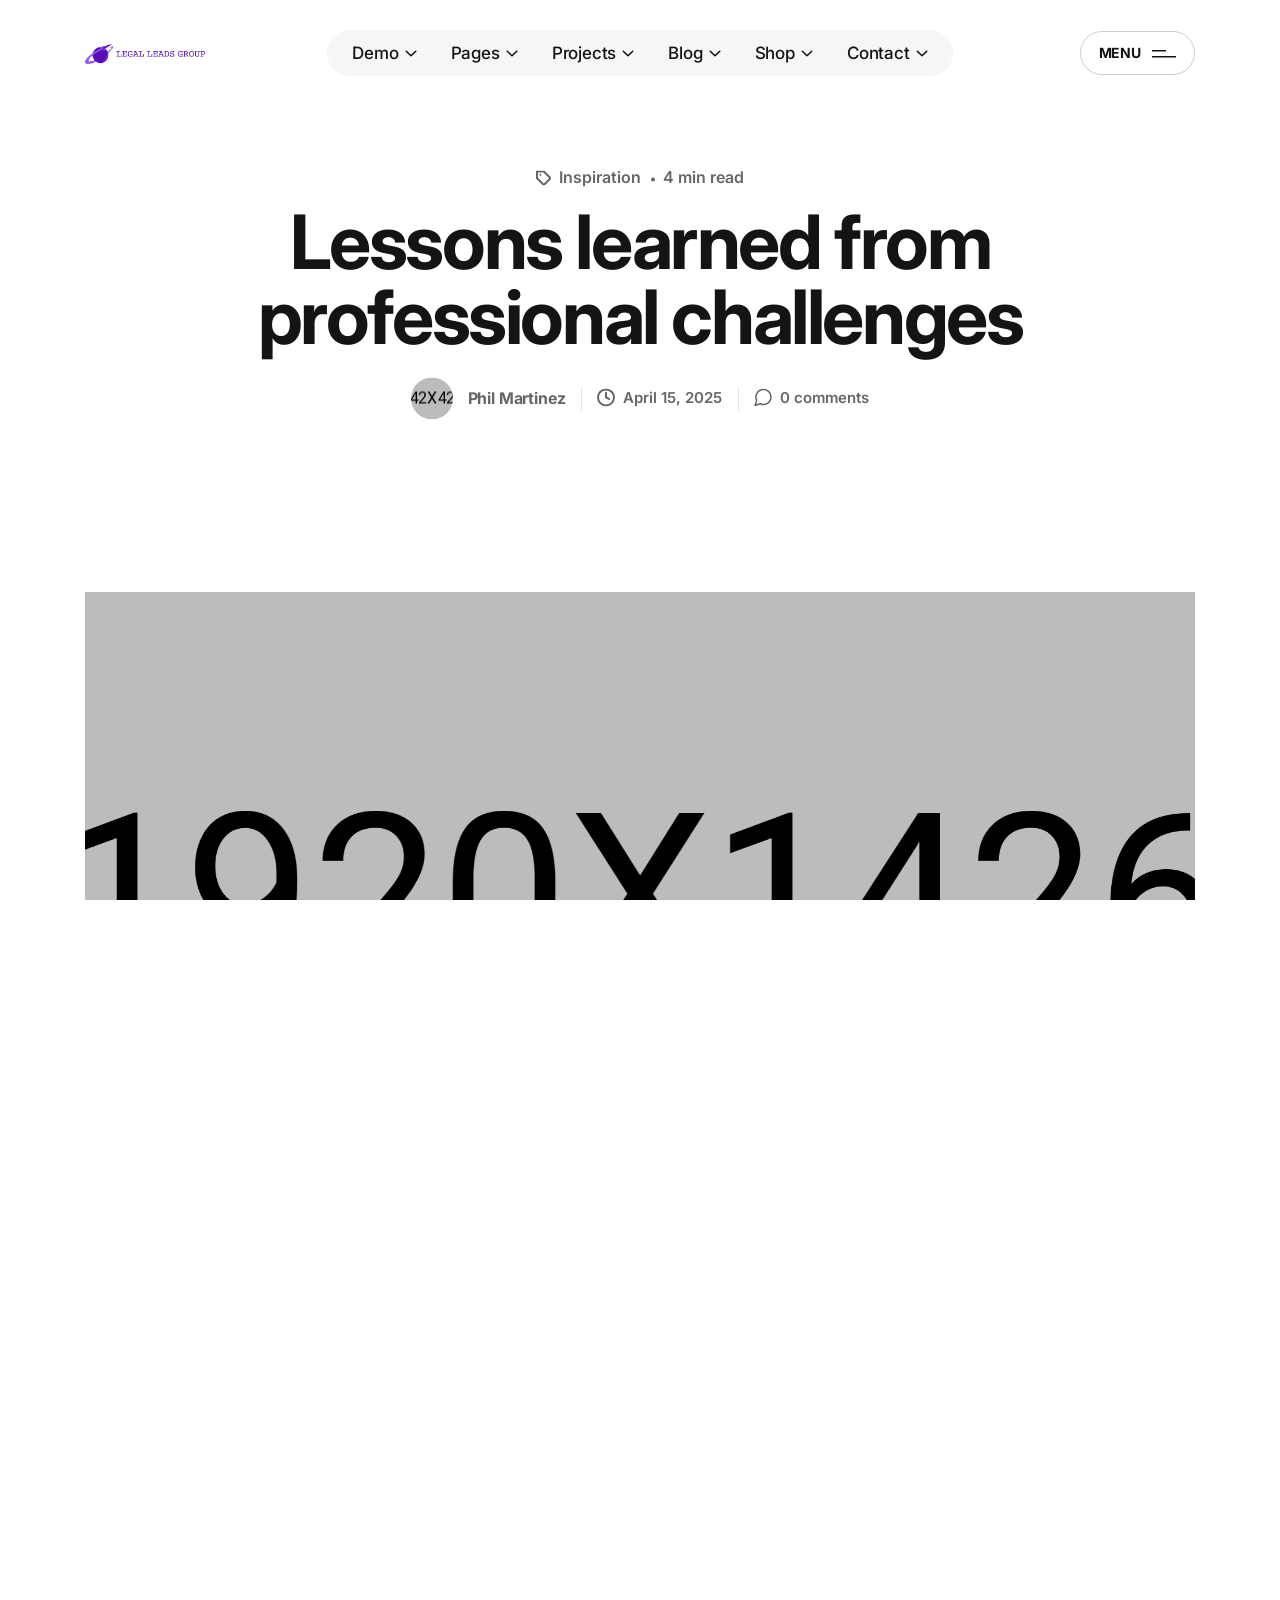
<file: blog-details-without-sidebar-light.html>
<!doctype html>
<html class="no-js agntix-light" lang="zxx">

<head>

    <meta charset="utf-8">
    <meta http-equiv="x-ua-compatible" content="ie=edge">
    <title>Agntix - Digital Agency & Creative Portfolio HTML Template</title>
    <meta name="description" content="">
    <meta name="viewport" content="width=device-width, initial-scale=1">

    <!-- Place favicon.ico in the root directory -->
    <link rel="shortcut icon" type="image/x-icon" href="assets/img/favicon/favicon.png">

    <!-- CSS here -->
    <link rel="stylesheet" href="assets/css/bootstrap.css">
    <link rel="stylesheet" href="assets/css/slick.css">
    <link rel="stylesheet" href="assets/css/swiper-bundle.css">
    <link rel="stylesheet" href="assets/css/magnific-popup.css">
    <link rel="stylesheet" href="assets/css/font-awesome-pro.css">
    <link rel="stylesheet" href="assets/css/spacing.css">
    <link rel="stylesheet" href="assets/css/main.css">

</head>

<body class="tp-magic-cursor">

    <!-- Begin magic cursor -->
    <div id="magic-cursor" class="cursor-white-bg">
        <div id="ball"></div>
    </div>
    <!-- End magic cursor -->

    <!-- preloader -->
    <div id="preloader">
        <div class="preloader">
            <span></span>
            <span></span>
        </div>
    </div>
    <!-- preloader end  -->

    <!-- back to top start -->
    <div class="back-to-top-wrapper">
        <button id="back_to_top" type="button" class="back-to-top-btn">
            <svg width="12" height="7" viewBox="0 0 12 7" fill="none" xmlns="http://www.w3.org/2000/svg">
                <path d="M11 6L6 1L1 6" stroke="currentColor" stroke-width="1.5" stroke-linecap="round" stroke-linejoin="round" />
            </svg>
        </button>
    </div>
    <!-- back to top end -->

    <!-- offcanvas start -->
    <!-- tp-offcanvus-area-start -->
    <div class="tp-offcanvas-area">
        <div class="tp-offcanvas-wrapper @@class">
            <div class="tp-offcanvas-top d-flex align-items-center justify-content-between">
                <div class="tp-offcanvas-logo">
                    <a href="index.html">
                        <img class="logo-1" data-width="120" src="assets/img/logo/logo-black.png" alt="">
                        <img class="logo-2" data-width="120" src="assets/img/logo/logo-white.png" alt="">
                    </a>
                </div>
                <div class="tp-offcanvas-close">
                    <button class="tp-offcanvas-close-btn">
                        <svg width="37" height="38" viewBox="0 0 37 38" fill="none" xmlns="http://www.w3.org/2000/svg">
                            <path d="M9.19141 9.80762L27.5762 28.1924" stroke="currentColor" stroke-width="1.5" stroke-linecap="round" stroke-linejoin="round" />
                            <path d="M9.19141 28.1924L27.5762 9.80761" stroke="currentColor" stroke-width="1.5" stroke-linecap="round" stroke-linejoin="round" />
                        </svg>
                    </button>
                </div>
            </div>
            <div class="tp-offcanvas-main">
                <div class="tp-offcanvas-content d-none d-xl-block">
                    <h3 class="tp-offcanvas-title">Hello There!</h3>
                    <p>Lorem ipsum dolor sit amet, consectetur adipiscing elit, </p>
                </div>
                <div class="tp-offcanvas-menu d-xl-none">
                    <nav></nav>
                </div>
                <div class="tp-offcanvas-gallery d-none d-xl-block">
                    <div class="row gx-2">
                        <div class="col-md-3 col-3">
                            <div class="tp-offcanvas-gallery-img fix">
                                <a class="popup-image" href="assets/img/offcanvas/offcanvas-1.jpg"><img src="assets/img/offcanvas/offcanvas-1.jpg" alt=""></a>
                            </div>
                        </div>
                        <div class="col-md-3 col-3">
                            <div class="tp-offcanvas-gallery-img fix">
                                <a class="popup-image" href="assets/img/offcanvas/offcanvas-2.jpg"><img src="assets/img/offcanvas/offcanvas-2.jpg" alt=""></a>
                            </div>
                        </div>
                        <div class="col-md-3 col-3">
                            <div class="tp-offcanvas-gallery-img fix">
                                <a class="popup-image" href="assets/img/offcanvas/offcanvas-3.jpg"><img src="assets/img/offcanvas/offcanvas-3.jpg" alt=""></a>
                            </div>
                        </div>
                        <div class="col-md-3 col-3">
                            <div class="tp-offcanvas-gallery-img fix">
                                <a class="popup-image" href="assets/img/offcanvas/offcanvas-4.jpg"><img src="assets/img/offcanvas/offcanvas-4.jpg" alt=""></a>
                            </div>
                        </div>
                    </div>
                </div>
                <div class="tp-offcanvas-contact">
                    <h3 class="tp-offcanvas-title sm">Information</h3>
                    <ul>
                        <li><a href="tel:1245654">+ 4 20 7700 1007</a></li>
                        <li><a href="mailto:hello@diego.com">hello@diego.com</a></li>
                        <li><a href="#">Avenue de Roma 158b, Lisboa</a></li>
                    </ul>
                </div>
                <div class="tp-offcanvas-social">
                    <h3 class="tp-offcanvas-title sm">Follow Us</h3>
                    <ul>
                        <li>
                            <a href="#">
                                <svg width="16" height="16" viewBox="0 0 16 16" fill="none" xmlns="http://www.w3.org/2000/svg">
                                    <path d="M11.25 1.5H4.75C2.95507 1.5 1.5 2.95507 1.5 4.75V11.25C1.5 13.0449 2.95507 14.5 4.75 14.5H11.25C13.0449 14.5 14.5 13.0449 14.5 11.25V4.75C14.5 2.95507 13.0449 1.5 11.25 1.5Z" stroke="currentColor" stroke-width="1.5" stroke-linecap="round" stroke-linejoin="round" />
                                    <path d="M10.6016 7.5907C10.6818 8.13166 10.5894 8.68414 10.3375 9.16955C10.0856 9.65497 9.68711 10.0486 9.19862 10.2945C8.71014 10.5404 8.15656 10.6259 7.61663 10.5391C7.0767 10.4522 6.57791 10.1972 6.19121 9.81055C5.80451 9.42385 5.54959 8.92506 5.46271 8.38513C5.37583 7.8452 5.46141 7.29163 5.70728 6.80314C5.95315 6.31465 6.34679 5.91613 6.83221 5.66425C7.31763 5.41238 7.87011 5.31998 8.41107 5.4002C8.96287 5.48202 9.47372 5.73915 9.86817 6.1336C10.2626 6.52804 10.5197 7.0389 10.6016 7.5907Z" stroke="currentColor" stroke-width="1.5" stroke-linecap="round" stroke-linejoin="round" />
                                    <path d="M11.5742 4.42578H11.5842" stroke="currentColor" stroke-width="1.5" stroke-linecap="round" stroke-linejoin="round" />
                                </svg>
                            </a>
                        </li>
                        <li>
                            <a href="#">
                                <svg width="18" height="18" viewBox="0 0 18 18" fill="none" xmlns="http://www.w3.org/2000/svg">
                                    <path d="M2.50589 12.7494C4.57662 16.336 9.16278 17.5648 12.7494 15.4941C14.2113 14.65 15.2816 13.388 15.8962 11.9461C16.7895 9.85066 16.7208 7.37526 15.4941 5.25063C14.2674 3.12599 12.1581 1.82872 9.89669 1.55462C8.34063 1.366 6.71259 1.66183 5.25063 2.50589C1.66403 4.57662 0.435172 9.16278 2.50589 12.7494Z" stroke="currentColor" stroke-width="1.5" />
                                    <path d="M12.7127 15.4292C12.7127 15.4292 12.0086 10.4867 10.5011 7.87559C8.99362 5.26451 5.28935 2.57155 5.28935 2.57155M5.68449 15.6124C6.79553 12.2606 12.34 8.54524 16.3975 9.43537M12.311 2.4082C11.1953 5.72344 5.75732 9.38453 1.71875 8.58915" stroke="currentColor" stroke-width="1.5" stroke-linecap="round" />
                                </svg>
                            </a>
                        </li>
                        <li>
                            <a href="#">
                                <svg width="18" height="11" viewBox="0 0 18 11" fill="none" xmlns="http://www.w3.org/2000/svg">
                                    <path d="M1 5.5715H6.33342C7.62867 5.5715 8.61917 6.56199 8.61917 7.85725C8.61917 9.15251 7.62867 10.143 6.33342 10.143H1.76192C1.30477 10.143 1 9.83823 1 9.38108V1.76192C1 1.30477 1.30477 1 1.76192 1H5.5715C6.86676 1 7.85725 1.99049 7.85725 3.28575C7.85725 4.58101 6.86676 5.5715 5.5715 5.5715H1Z" stroke="currentColor" stroke-width="1.5" stroke-miterlimit="10"></path>
                                    <path d="M10.9062 7.09454H17.0016C17.0016 5.41832 15.6301 4.04688 13.9539 4.04688C12.2777 4.04688 10.9062 5.41832 10.9062 7.09454ZM10.9062 7.09454C10.9062 8.77076 12.2777 10.1422 13.9539 10.1422H15.2492" stroke="currentColor" stroke-width="1.5" stroke-miterlimit="10" stroke-linecap="round" stroke-linejoin="round"></path>
                                    <path d="M16.1125 1.44434H11.668" stroke="currentColor" stroke-width="1.2" stroke-miterlimit="10" stroke-linecap="round" stroke-linejoin="round"></path>
                                </svg>
                            </a>
                        </li>
                        <li>
                            <a href="#">
                                <svg width="18" height="14" viewBox="0 0 18 14" fill="none" xmlns="http://www.w3.org/2000/svg">
                                    <path d="M12.75 13H5.25C3 13 1.5 11.5 1.5 9.25V4.75C1.5 2.5 3 1 5.25 1H12.75C15 1 16.5 2.5 16.5 4.75V9.25C16.5 11.5 15 13 12.75 13Z" stroke="currentColor" stroke-width="1.5" stroke-miterlimit="10" stroke-linecap="round" stroke-linejoin="round" />
                                    <path d="M8.70676 5.14837L10.8006 6.40465C11.5543 6.90716 11.5543 7.66093 10.8006 8.16344L8.70676 9.41972C7.86923 9.92224 7.19922 9.50348 7.19922 8.5822V6.06964C7.19922 4.98086 7.86923 4.64585 8.70676 5.14837Z" fill="currentColor" />
                                </svg>
                            </a>
                        </li>
                    </ul>
                </div>
            </div>
        </div>
    </div>
    <div class="body-overlay"></div>
    <!-- tp-offcanvus-area-end -->
    <!-- offcanvas end -->

    <!-- header area start -->

    <!-- header area start -->
    <div id="header-sticky" class="tp-header-area tp-header-inner-style tp-header-ptb tp-header-blur sticky-white-bg header-transparent mt-30 @@class">
        <div class="container container-1750">
            <div class="row align-items-center">
                <div class="col-xl-2 col-lg-6 col-6">
                    <div class="tp-header-logo">
                        <a href="index.html">
                            <img data-width="120" class="logo-white" src="assets/img/logo/logo-black.png" alt="">
                            <img data-width="120" class="logo-black d-none" src="assets/img/logo/logo-black.png" alt="">
                        </a>
                    </div>
                </div>
                <div class="col-xl-8 d-none d-xl-block">
                    <div class="tp-header-box text-center">
                        <div class="tp-header-menu tp-header-dropdown dropdown-white-bg">
                            <nav class="tp-mobile-menu-active">
                                <ul>
                                    <li class="has-dropdown">
                                        <a href="index.html">Demo</a>
                                        <div class="tp-megamenu-wrapper mega-menu megamenu-white-bg">
                                            <div class="row gx-0">
                                                <div class="col-xl-2">
                                                    <div class="tp-megamenu-list">
                                                        <h4 class="tp-megamenu-title">Home Light Version</h4>
                                                        <ul>
                                                            <li><a href="index.html">Modern Agency <span class="pop">Popular</span></a></li>
                                                            <li><a href="index-design-studio-light.html">Design Studio</a></li>
                                                            <li><a href="index-digital-marketing-light.html">Digital Marketing <span class="new">Trending</span></a></li>
                                                            <li><a href="index-creative-studio-light.html">Creative Studio</a></li>
                                                            <li><a href="index-design-agency-light.html">Design Agency</a></li>
                                                            <li><a href="index-creative-agency-light.html">Creative Agency</a></li>
                                                            <li><a href="index-architecture-hub-light.html">Architecture Hub <span class="hot">Hot</span></a></li>
                                                            <li><a href="index-unique-ai-image-light.html">AI Image Genaretor</a></li>
                                                        </ul>
                                                    </div>
                                                </div>
                                                <div class="col-xl-2">
                                                    <div class="tp-megamenu-list">
                                                        <h4 class="tp-megamenu-title">Home Dark Version</h4>
                                                        <ul>
                                                            <li><a href="index-dark.html">Modern Agency</a></li>
                                                            <li><a href="index-design-studio-dark.html">Design Studio <span class="hot">Hot</span></a></li>
                                                            <li><a href="index-digital-marketing-dark.html">Digital Marketing</a></li>
                                                            <li><a href="index-creative-studio-dark.html">Creative Studio</a></li>
                                                            <li><a href="index-design-agency-dark.html">Design Agency <span class="hot">Hot</span></a></li>
                                                            <li><a href="index-creative-agency-dark.html">Creative Agency <span class="pop">Popular</span></a></li>
                                                            <li><a href="index-architecture-hub-dark.html">Architecture Hub </a></li>
                                                            <li><a href="index-unique-ai-image-dark.html">AI Image Genaretor <span class="hot">Hot</span></a></li>
                                                        </ul>
                                                    </div>
                                                </div>
                                                <div class="col-xl-2">
                                                    <div class="tp-megamenu-list">
                                                        <h4 class="tp-megamenu-title">Home Light Version</h4>
                                                        <ul>
                                                            <li><a href="index-corporate-agency-light.html">Corporate Agency</a></li>
                                                            <li><a href="index-mobile-application-light.html">Mobile App <span class="pop">Popular</span></a></li>
                                                            <li><a href="index-it-solution-light.html">IT Solutions <span class="hot">Hot</span></a></li>
                                                            <li><a href="index-cryptocurrency-light.html">Cryptocurrency</a></li>
                                                            <li><a href="index-startup-agency-light.html">Startup Agency <span class="pop">Popular</span></a></li>
                                                            <li><a href="index-fashion-studio-light.html">Fashion Studio</a></li>
                                                            <li><a href="index-personal-portfolio-light.html">Personal Portfolio</a></li>
                                                            <li><a href="index-shop-modern-light.html">Shop Home <span class="hot">Hot</span></a></li>
                                                        </ul>
                                                    </div>
                                                </div>
                                                <div class="col-xl-2">
                                                    <div class="tp-megamenu-list">
                                                        <h4 class="tp-megamenu-title">Home Dark Version</h4>
                                                        <ul>
                                                            <li><a href="index-corporate-agency-dark.html">Corporate Agency <span class="hot">Hot</span></a></li>
                                                            <li><a href="index-mobile-application-dark.html">Mobile App</a></li>
                                                            <li><a href="index-it-solution-dark.html">IT Solutions</a></li>
                                                            <li><a href="index-cryptocurrency-dark.html">Cryptocurrency <span class="new">Trending</span></a></li>
                                                            <li><a href="index-startup-agency-dark.html">Startup Agency</a></li>
                                                            <li><a href="index-fashion-studio-dark.html">Fashion Studio <span class="pop">Popular</span></a></li>
                                                            <li><a href="index-personal-portfolio-dark.html">Personal Portfolio</a></li>
                                                            <li><a href="index-shop-modern-dark.html">Shop Home</a></li>
                                                        </ul>
                                                    </div>
                                                </div>
                                                <div class="col-xl-2">
                                                    <div class="tp-megamenu-list">
                                                        <h4 class="tp-megamenu-title">Showcases</h4>
                                                        <ul>
                                                            <li><a href="portfolio-webgl-showcase.html">Webgl Showcase <span class="hot">Hot</span></a></li>
                                                            <li><a href="portfolio-coverflow-slider-light.html">Coverflow Slider</a></li>
                                                            <li><a href="portfolio-creative-thumb-slider.html">Creative Thumb Slider <span class="hot">Hot</span></a></li>
                                                            <li><a href="portfolio-creative-skew-slider.html">Creative Skew Slider <span class="hot">Hot</span></a></li>
                                                            <li><a href="portfolio-creative-text-slider.html">Creative Text Slider</a></li>
                                                            <li><a href="portfolio-parallax-slider.html">Parallax Slider</a></li>
                                                            <li><a href="portfolio-perspective-slider-light.html">Paspective Showcase <span class="hot">Hot</span></a></li>
                                                            <li><a href="portfolio-horizontal-showcase-light.html">Horizontal Showcase</a></li>
                                                        </ul>
                                                    </div>
                                                </div>
                                                <div class="col-xl-2">
                                                    <div class="tp-megamenu-list">
                                                        <h4 class="tp-megamenu-title">Showcases</h4>
                                                        <ul>
                                                            <li><a href="portfolio-wrapper-slider.html">Wrapper Slider <span class="hot">Hot</span></a></li>
                                                            <li><a href="portfolio-slicer-light.html">Portfolio slicer <span class="hot">Hot</span></a></li>
                                                            <li><a href="portfolio-showcase-light.html">Portfolio Showcase</a></li>
                                                            <li><a href="brand-showcase-light.html">Brand Showcase</a></li>
                                                            <li><a href="portfolio-interactive-with-hover.html">Interactive with hover <span class="hot">Hot</span></a></li>
                                                            <li><a href="portfolio-interactive-with-scroll.html">Interactive with Scroll</a></li>
                                                            <li><a href="portfolio-slider-elegant-light.html">Slider Elegant</a></li>
                                                        </ul>
                                                    </div>
                                                </div>
                                            </div>
                                        </div>
                                    </li>
                                    <li class="has-dropdown">
                                        <a href="#">Pages</a>
                                        <div class="tp-megamenu-wrapper mega-menu megamenu-white-bg">
                                            <div class="row gx-0">
                                                <div class="col-xl-2">
                                                    <div class="tp-megamenu-list">
                                                        <h4 class="tp-megamenu-title">About Light Version</h4>
                                                        <ul>
                                                            <li><a href="about-me-light.html">About Me</a></li>
                                                            <li><a href="about-us-light.html">About Us</a></li>
                                                            <li><a href="about-modern-light.html">Modern About</a></li>
                                                            <li><a href="about-creative-light.html">Creative About</a></li>
                                                            <li><a href="about-startup-light.html">Startup About</a></li>
                                                            <li><a href="career-light.html">Carrer</a></li>
                                                        </ul>
                                                    </div>
                                                </div>
                                                <div class="col-xl-2">
                                                    <div class="tp-megamenu-list">
                                                        <h4 class="tp-megamenu-title">About Dark Version</h4>
                                                        <ul>
                                                            <li><a href="about-me-dark.html">About Me</a></li>
                                                            <li><a href="about-us-dark.html">About Us</a></li>
                                                            <li><a href="about-modern-dark.html">Modern About</a></li>
                                                            <li><a href="about-creative-dark.html">Creative About</a></li>
                                                            <li><a href="about-startup-dark.html">Startup About</a></li>
                                                            <li><a href="career-dark.html">Carrer</a></li>
                                                        </ul>
                                                    </div>
                                                </div>
                                                <div class="col-xl-2">
                                                    <div class="tp-megamenu-list">
                                                        <h4 class="tp-megamenu-title">Services Light Version</h4>
                                                        <ul>
                                                            <li><a href="service-1-light.html">Services</a></li>
                                                            <li><a href="service-2-light.html">Corporate Services</a></li>
                                                            <li><a href="service-3-light.html">Startup Services</a></li>
                                                            <li><a href="service-4-light.html">Modern Services</a></li>
                                                            <li><a href="service-details-light.html">Services Details</a></li>
                                                            <li><a href="service-details-2-light.html">Services Details 02</a></li>
                                                        </ul>
                                                    </div>
                                                </div>
                                                <div class="col-xl-2">
                                                    <div class="tp-megamenu-list">
                                                        <h4 class="tp-megamenu-title">Services Dark Version</h4>
                                                        <ul>
                                                            <li><a href="service-1-dark.html">Services</a></li>
                                                            <li><a href="service-2-dark.html">Corporate Services</a></li>
                                                            <li><a href="service-3-dark.html">Startup Services</a></li>
                                                            <li><a href="service-4-dark.html">Modern Services</a></li>
                                                            <li><a href="service-details-dark.html">Services Details</a></li>
                                                            <li><a href="service-details-2-dark.html">Services Details 02</a></li>
                                                        </ul>
                                                    </div>
                                                </div>
                                                <div class="col-xl-2">
                                                    <div class="tp-megamenu-list">
                                                        <h4 class="tp-megamenu-title">Special Pages Light</h4>
                                                        <ul>
                                                            <li><a href="career-details-light.html">Careers Details</a></li>
                                                            <li><a href="pricing-light.html">Pricing</a></li>
                                                            <li><a href="team-light.html">Team</a></li>
                                                            <li><a href="team-details-light.html">Team Details</a></li>
                                                            <li><a href="faq-light.html">FAQ’s</a></li>
                                                            <li><a href="error-light.html">404 Page</a></li>
                                                        </ul>
                                                    </div>
                                                </div>
                                                <div class="col-xl-2">
                                                    <div class="tp-megamenu-list">
                                                        <h4 class="tp-megamenu-title">Special Pages Dark</h4>
                                                        <ul>
                                                            <li><a href="career-details-dark.html">Careers Details</a></li>
                                                            <li><a href="pricing-dark.html">Pricing</a></li>
                                                            <li><a href="team-dark.html">Team</a></li>
                                                            <li><a href="team-details-dark.html">Team Details</a></li>
                                                            <li><a href="faq-dark.html">FAQ’s</a></li>
                                                            <li><a href="error-dark.html">404 Page</a></li>
                                                        </ul>
                                                    </div>
                                                </div>
                                            </div>
                                        </div>
                                    </li>
                                    <li class="has-dropdown">
                                        <a href="portfolio-metro-light.html">Projects</a>
                                        <div class="tp-megamenu-wrapper mega-menu megamenu-white-bg">
                                            <div class="row gx-0">
                                                <div class="col-xl-10">
                                                    <div class="row gx-0">
                                                        <div class="col-xl-3">
                                                            <div class="tp-megamenu-list">
                                                                <h4 class="tp-megamenu-title">Portfolio Grid</h4>
                                                                <ul>
                                                                    <li><a href="portfolio-col-2-light.html">Two Columns</a></li>
                                                                    <li><a href="portfolio-col-3-light.html">Three Columns</a></li>
                                                                    <li><a href="portfolio-col-4-light.html">Four Columns Wide</a></li>
                                                                    <li><a href="portfolio-masonry-light.html">Masonry</a></li>
                                                                    <li><a href="portfolio-metro-light.html">Portfolio Metro</a></li>
                                                                    <li><a href="portfolio-pinterest-light.html">Portfolio Pinterest</a></li>
                                                                    <li><a href="portfolio-horizontal-showcase-light.html">Horizontal Showcase</a></li>
                                                                </ul>
                                                            </div>
                                                        </div>
                                                        <div class="col-xl-3">
                                                            <div class="tp-megamenu-list">
                                                                <h4 class="tp-megamenu-title">Showcases</h4>
                                                                <ul>
                                                                    <li><a href="portfolio-webgl-showcase.html">Webgl Showcase</a></li>
                                                                    <li><a href="portfolio-coverflow-slider-light.html">Coverflow Slider</a></li>
                                                                    <li><a href="portfolio-creative-thumb-slider.html">Creative Thumb Slider</a></li>
                                                                    <li><a href="portfolio-creative-skew-slider.html">Creative Skew Slider</a></li>
                                                                    <li><a href="portfolio-creative-text-slider.html">Creative Text Slider</a></li>
                                                                    <li><a href="portfolio-parallax-slider.html">Parallax Slider</a></li>
                                                                    <li><a href="portfolio-perspective-slider-light.html">Paspective Showcase</a></li>
                                                                </ul>
                                                            </div>
                                                        </div>
                                                        <div class="col-xl-3">
                                                            <div class="tp-megamenu-list">
                                                                <h4 class="tp-megamenu-title">Showcases</h4>
                                                                <ul>
                                                                    <li><a href="portfolio-wrapper-slider.html">Wrapper Slider</a></li>
                                                                    <li><a href="portfolio-slicer-light.html">Portfolio slicer</a></li>
                                                                    <li><a href="portfolio-showcase-light.html">Portfolio Showcase</a></li>
                                                                    <li><a href="brand-showcase-light.html">Brand Showcase</a></li>
                                                                    <li><a href="portfolio-interactive-with-hover.html">Interactive with hover</a></li>
                                                                    <li><a href="portfolio-interactive-with-scroll.html">Interactive with Scroll</a></li>
                                                                    <li><a href="portfolio-slider-elegant-light.html">Slider Elegant</a></li>
                                                                </ul>
                                                            </div>
                                                        </div>
                                                        <div class="col-xl-3">
                                                            <div class="tp-megamenu-list">
                                                                <h4 class="tp-megamenu-title">Single Projects</h4>
                                                                <ul>
                                                                    <li><a href="portfolio-details-classic-stack-light.html">Classic Stack</a></li>
                                                                    <li><a href="portfolio-details-creative-slider-light.html">Creative Slider</a></li>
                                                                    <li><a href="portfolio-details-gallery-light.html">Gallery</a></li>
                                                                    <li><a href="portfolio-details-modern-light.html">Modern</a></li>
                                                                    <li><a href="portfolio-details-video-light.html">Video</a></li>
                                                                    <li><a href="portfolio-details-image-comparison-light.html">Image Comparison</a></li>
                                                                    <li><a href="portfolio-details-custom-light.html">Custom Light</a></li>
                                                                </ul>
                                                            </div>
                                                        </div>
                                                    </div>
                                                </div>
                                                <div class="col-xl-2">
                                                    <div class="tp-megamenu-list">
                                                        <div class="tp-megamenu-thumb">
                                                            <img src="assets/img/menu/menu-1.png" alt="">
                                                        </div>
                                                    </div>
                                                </div>
                                            </div>
                                        </div>
                                    </li>
                                    <li class="has-dropdown">
                                        <a href="blog-list-light.html">Blog</a>
                                        <ul class="tp-submenu submenu">
                                            <li><a href="blog-standard.html">Blog Classic</a></li>
                                            <li><a href="blog-standard-light.html">Blog Classic Light</a></li>
                                            <li><a href="blog-list.html">Blog Listing</a></li>
                                            <li><a href="blog-list-light.html">Blog Listing Light</a></li>
                                            <li class="menu-item-has-children">
                                                <a href="blog-grid.html">Grid Layout</a>
                                                <ul class="tp-submenu submenu">
                                                    <li><a href="blog-grid-2-col.html">2 Columns</a></li>
                                                    <li><a href="blog-grid-2-col-light.html">2 Columns Light</a></li>
                                                    <li><a href="blog-grid.html">3 Columns</a></li>
                                                    <li><a href="blog-grid-light.html">3 Columns Light</a></li>
                                                    <li><a href="blog-grid-with-sidebar.html">2 Col + sidebar</a></li>
                                                    <li><a href="blog-grid-with-sidebar-light.html">2 Col + sidebar Light</a></li>
                                                </ul>
                                            </li>
                                            <li><a href="blog-masonry.html">Masonry Grid</a></li>
                                            <li><a href="blog-masonry-light.html">Masonry Grid Light</a></li>
                                            <li class="menu-item-has-children"><a href="blog-details-without-sidebar.html">Single Layouts</a>
                                                <ul class="tp-submenu submenu">
                                                    <li><a href="blog-details.html">Blog Single Post</a></li>
                                                    <li><a href="blog-details-light.html">Blog Single Post Light</a></li>
                                                    <li><a href="blog-details-without-sidebar.html">Blog No Sidebar</a></li>
                                                    <li><a href="blog-details-without-sidebar-light.html">Blog No Sidebar Light</a></li>
                                                </ul>
                                            </li>
                                        </ul>
                                    </li>
                                    <li class="has-dropdown">
                                        <a href="index-shop-modern-light.html">Shop</a>
                                        <ul class="tp-submenu submenu">
                                            <li><a href="index-shop-modern-light.html">Shop Modern</a></li>
                                            <li><a href="index-shop-modern-dark.html">Shop Modern Dark</a></li>
                                            <li><a href="index-shop-with-slider-light.html">Shop With Slider</a></li>
                                            <li><a href="index-shop-with-slider-dark.html">Shop With Slider Dark</a></li>
                                            <li class="menu-item-has-children"><a href="#">Shop Page</a>
                                                <ul class="tp-submenu submenu">
                                                    <li><a href="shop.html">Shop Page</a></li>
                                                    <li><a href="shop-dark.html">Shop Page Dark</a></li>
                                                    <li><a href="shop-details.html">Shop Details</a></li>
                                                    <li><a href="shop-details-dark.html">Shop Details Dark</a></li>
                                                </ul>
                                            </li>
                                            <li class="menu-item-has-children"><a href="#">My Account</a>
                                                <ul class="tp-submenu submenu">
                                                    <li><a href="my-account.html">My Account</a></li>
                                                    <li><a href="cart.html">Cart</a></li>
                                                    <li><a href="checkout.html">Checkout</a></li>
                                                    <li><a href="wishlist.html">Wishlist</a></li>
                                                    <li><a href="login.html">LogIn</a></li>
                                                    <li><a href="register.html">Register</a></li>
                                                </ul>
                                            </li>
                                        </ul>
                                    </li>
                                    <li class="has-dropdown">
                                        <a href="contact.html">Contact</a>
                                        <ul class="tp-submenu submenu">
                                            <li><a href="contact-me-light.html">Contact Me</a></li>
                                            <li><a href="contact-me-dark.html">Contact Me Dark</a></li>
                                            <li><a href="contact-us-light.html">Contact Us</a></li>
                                            <li><a href="contact-us-dark.html">Contact Us Dark</a></li>
                                            <li><a href="contact.html">Get In Touch</a></li>
                                            <li><a href="contact-dark.html">Get In Touch Dark</a></li>
                                        </ul>
                                    </li>
                                </ul>
                            </nav>
                        </div>
                    </div>
                </div>
                <div class="col-xl-2 col-lg-6 col-6">
                    <div class="tp-header-right text-end">
                        <div class="tp-header-14-bar-wrap ml-20">
                            <button class="tp-header-8-bar tp-offcanvas-open-btn">
                                <span>Menu</span>
                                <span>
                                    <svg width="24" height="8" viewBox="0 0 24 8" fill="none" xmlns="http://www.w3.org/2000/svg">
                                        <path d="M0 0H14V1.5H0V0Z" fill="currentcolor" />
                                        <path d="M0 6H24V7.5H0V6Z" fill="currentcolor" />
                                    </svg>
                                </span>
                            </button>
                        </div>
                    </div>
                </div>
            </div>
        </div>
    </div>
    <!-- header area end -->
    <!-- header area end -->

    <div id="smooth-wrapper">
        <div id="smooth-content">

            <main>


                <!-- postbox area start -->
                <div class="tp-blog-details-without-ptb">
                    <div class="container container-1230">
                        <div class="row">
                            <div class="col-lg-12">
                                <div class="tp-blog-details-without-heading text-center">
                                    <article class="postbox-details-item mb-20">
                                        <div class="postbox-details-info-wrap">
                                            <div class="postbox-tag postbox-details-tag">
                                                <span>
                                                    <i>
                                                        <svg width="15" height="15" viewBox="0 0 15 15" fill="none" xmlns="http://www.w3.org/2000/svg">
                                                            <path d="M4.39101 4.39135H4.39936M13.6089 8.73899L8.74578 13.6021C8.61979 13.7283 8.47018 13.8283 8.3055 13.8966C8.14082 13.9649 7.9643 14 7.78603 14C7.60777 14 7.43124 13.9649 7.26656 13.8966C7.10188 13.8283 6.95228 13.7283 6.82629 13.6021L1 7.78264V1H7.78264L13.6089 6.82629C13.8616 7.08045 14.0034 7.42427 14.0034 7.78264C14.0034 8.14102 13.8616 8.48483 13.6089 8.73899Z" stroke="black" stroke-opacity="0.6" stroke-width="2" stroke-linecap="round" stroke-linejoin="round" />
                                                        </svg>
                                                    </i>
                                                    Inspiration
                                                </span>
                                                <span>4 min read</span>
                                            </div>
                                            <h4 class="postbox-title fs-80">Lessons learned from <br> professional challenges</h4>
                                            <div class="postbox-details-meta d-flex align-items-center justify-content-center">
                                                <div class="postbox-author-box d-flex align-items-center ">
                                                    <div class="postbox-author-img">
                                                        <img src="assets/img/blog/blog-standard/blog-av-2.jpg" alt="">
                                                    </div>
                                                    <div class="postbox-author-info">
                                                        <h4 class="postbox-author-name">Phil Martinez</h4>
                                                    </div>
                                                </div>
                                                <div class="postbox-meta">
                                                    <i>
                                                        <svg width="18" height="18" viewBox="0 0 18 18" fill="none" xmlns="http://www.w3.org/2000/svg">
                                                            <path d="M9 4.19997V8.99997L12.2 10.6M17 9C17 13.4183 13.4183 17 9 17C4.58172 17 1 13.4183 1 9C1 4.58172 4.58172 1 9 1C13.4183 1 17 4.58172 17 9Z" stroke="black" stroke-opacity="0.6" stroke-width="2" stroke-linecap="round" stroke-linejoin="round" />
                                                        </svg>
                                                    </i>
                                                    <span>April 15, 2025</span>
                                                </div>
                                                <div class="postbox-meta">
                                                    <i>
                                                        <svg width="18" height="18" viewBox="0 0 18 18" fill="none" xmlns="http://www.w3.org/2000/svg">
                                                            <path d="M17 8.55557C17.003 9.72878 16.7289 10.8861 16.2 11.9333C15.5728 13.1882 14.6086 14.2437 13.4155 14.9816C12.2223 15.7195 10.8473 16.1106 9.44443 16.1111C8.27122 16.1142 7.11387 15.8401 6.06666 15.3111L1 17L2.68889 11.9333C2.15994 10.8861 1.88583 9.72878 1.88889 8.55557C1.88943 7.15269 2.28054 5.77766 3.01841 4.58451C3.75629 3.39135 4.81178 2.42719 6.06666 1.80002C7.11387 1.27107 8.27122 0.996966 9.44443 1.00003H9.88887C11.7416 1.10224 13.4916 1.88426 14.8037 3.19634C16.1157 4.50843 16.8978 6.25837 17 8.11113V8.55557Z" stroke="black" stroke-opacity="0.6" stroke-width="1.5" stroke-linecap="round" stroke-linejoin="round" />
                                                        </svg>
                                                    </i>
                                                    <span>0 comments</span>
                                                </div>
                                            </div>
                                        </div>
                                    </article>
                                </div>
                            </div>
                        </div>
                    </div>
                </div>
                <!-- postbox area end -->


                <!-- postbox area start -->
                <section id="postbox" class="postbox-area tp-blog-details-ptb pt-110 pb-80">
                    <div class="container container-1750">
                        <div class="tp-blog-details-banner fix mb-100">
                            <img data-speed=".8" src="assets/img/blog/blog-details/blog-details-banner.jpg" alt="">
                        </div>
                    </div>
                    <div class="container container-1230">
                        <div class="row justify-content-center">
                            <div class="col-lg-2">
                                <div class="creative-footer-style blog-details-social">
                                    <div class="tp-footer-widget-social">
                                        <div class="tp_fade_anim" data-delay=".9" data-fade-from="top" data-ease="bounce" style="translate: none; rotate: none; scale: none; transform: translate(0px); opacity: 1;">
                                            <a href="#">
                                                <span>
                                                    <svg width="12" height="16" viewBox="0 0 12 16" fill="none" xmlns="http://www.w3.org/2000/svg">
                                                        <path fill-rule="evenodd" clip-rule="evenodd" d="M1.82727 6.83333C1.14284 6.83333 1 6.96763 1 7.61111V8.77778C1 9.42126 1.14284 9.55556 1.82727 9.55556H3.48182V14.2222C3.48182 14.8657 3.62466 15 4.30909 15H5.96364C6.64807 15 6.79091 14.8657 6.79091 14.2222V9.55556H8.64871C9.1678 9.55556 9.30155 9.4607 9.44416 8.99145L9.7987 7.82478C10.043 7.02095 9.89246 6.83333 9.00326 6.83333H6.79091V4.88889C6.79091 4.45933 7.16129 4.11111 7.61818 4.11111H9.97273C10.6572 4.11111 10.8 3.97681 10.8 3.33333V1.77778C10.8 1.1343 10.6572 1 9.97273 1H7.61818C5.33373 1 3.48182 2.74111 3.48182 4.88889V6.83333H1.82727Z" stroke="currentcolor" stroke-width="1.5" stroke-linejoin="round"></path>
                                                    </svg>
                                                </span>
                                            </a>
                                        </div>
                                        <div class="tp_fade_anim" data-delay=".7" data-fade-from="top" data-ease="bounce" style="translate: none; rotate: none; scale: none; transform: translate(0px); opacity: 1;">
                                            <a href="#">
                                                <span>
                                                    <svg width="14" height="13" viewBox="0 0 14 13" fill="none" xmlns="http://www.w3.org/2000/svg">
                                                        <path fill-rule="evenodd" clip-rule="evenodd" d="M4.41177 0H0L5.23083 6.87316L0.334618 12.6389H2.59681L6.29998 8.27809L9.58823 12.5988H14L8.6172 5.52593L8.62673 5.53813L13.2614 0.0802914H10.9992L7.55741 4.13336L4.41177 0ZM2.43522 1.20371H3.80866L11.5648 11.395H10.1913L2.43522 1.20371Z" fill="currentcolor"></path>
                                                    </svg>
                                                </span>
                                            </a>
                                        </div>
                                        <div class="tp_fade_anim" data-delay=".5" data-fade-from="top" data-ease="bounce" style="translate: none; rotate: none; scale: none; transform: translate(0px); opacity: 1;">
                                            <a href="#">
                                                <span>
                                                    <svg width="18" height="18" viewBox="0 0 18 18" fill="none" xmlns="http://www.w3.org/2000/svg">
                                                        <path d="M16.9989 10.0113C16.2575 9.87227 15.4949 9.7998 14.7168 9.7998C10.435 9.7998 6.62665 11.9938 4.19922 15.3997M14.5997 3.39941C12.0962 6.33329 8.33416 8.19931 4.12763 8.19931C3.05145 8.19931 2.00436 8.07718 1 7.84627M11.0941 17.0005C11.2946 16.0293 11.3999 15.0235 11.3999 13.9931C11.3999 8.94036 8.86738 4.47788 5 1.80078M16.9997 8.99983C16.9997 13.418 13.418 16.9997 8.99983 16.9997C4.58165 16.9997 1 13.418 1 8.99983C1 4.58165 4.58165 1 8.99983 1C13.418 1 16.9997 4.58165 16.9997 8.99983Z" stroke="currentcolor" stroke-width="1.5" stroke-linejoin="round"></path>
                                                    </svg>
                                                </span>
                                            </a>
                                        </div>
                                        <div class="tp_fade_anim" data-delay=".3" data-fade-from="top" data-ease="bounce" style="translate: none; rotate: none; scale: none; transform: translate(0px); opacity: 1;">
                                            <a href="#">
                                                <span>
                                                    <svg width="16" height="16" viewBox="0 0 16 16" fill="none" xmlns="http://www.w3.org/2000/svg">
                                                        <path d="M12.0586 4.94727C12.6109 4.94727 13.0586 4.49955 13.0586 3.94727C13.0586 3.39498 12.6109 2.94727 12.0586 2.94727V4.94727ZM12.0496 2.94727C11.4973 2.94727 11.0496 3.39498 11.0496 3.94727C11.0496 4.49955 11.4973 4.94727 12.0496 4.94727V2.94727ZM8 14C6.32181 14 5.16377 13.9979 4.2928 13.8808C3.45059 13.7675 3.02803 13.5636 2.73223 13.2678L1.31802 14.682C2.04735 15.4113 2.96231 15.7199 4.0263 15.8629C5.06152 16.0021 6.37835 16 8 16V14ZM0 8C0 9.62165 -0.00212373 10.9385 0.137058 11.9737C0.280107 13.0377 0.588687 13.9526 1.31802 14.682L2.73223 13.2678C2.43644 12.972 2.23246 12.5494 2.11922 11.7072C2.00212 10.8362 2 9.67819 2 8H0ZM14 8C14 9.67819 13.9979 10.8362 13.8808 11.7072C13.7675 12.5494 13.5636 12.972 13.2678 13.2678L14.682 14.682C15.4113 13.9526 15.7199 13.0377 15.8629 11.9737C16.0021 10.9385 16 9.62165 16 8H14ZM8 16C9.62165 16 10.9385 16.0021 11.9737 15.8629C13.0377 15.7199 13.9526 15.4113 14.682 14.682L13.2678 13.2678C12.972 13.5636 12.5494 13.7675 11.7072 13.8808C10.8362 13.9979 9.67819 14 8 14V16ZM8 2C9.67819 2 10.8362 2.00212 11.7072 2.11922C12.5494 2.23246 12.972 2.43644 13.2678 2.73223L14.682 1.31802C13.9526 0.588687 13.0377 0.280107 11.9737 0.137058C10.9385 -0.00212373 9.62165 0 8 0V2ZM16 8C16 6.37835 16.0021 5.06152 15.8629 4.0263C15.7199 2.96231 15.4113 2.04735 14.682 1.31802L13.2678 2.73223C13.5636 3.02803 13.7675 3.45059 13.8808 4.2928C13.9979 5.16377 14 6.32181 14 8H16ZM8 0C6.37835 0 5.06152 -0.00212373 4.0263 0.137058C2.96231 0.280107 2.04735 0.588687 1.31802 1.31802L2.73223 2.73223C3.02803 2.43644 3.45059 2.23246 4.2928 2.11922C5.16377 2.00212 6.32181 2 8 2V0ZM2 8C2 6.32181 2.00212 5.16377 2.11922 4.2928C2.23246 3.45059 2.43644 3.02803 2.73223 2.73223L1.31802 1.31802C0.588687 2.04735 0.280107 2.96231 0.137058 4.0263C-0.00212373 5.06152 0 6.37835 0 8H2ZM10.3171 8.00134C10.3171 9.28031 9.28031 10.3171 8.00134 10.3171V12.3171C10.3849 12.3171 12.3171 10.3849 12.3171 8.00134H10.3171ZM8.00134 10.3171C6.72236 10.3171 5.68555 9.28031 5.68555 8.00134H3.68555C3.68555 10.3849 5.61779 12.3171 8.00134 12.3171V10.3171ZM5.68555 8.00134C5.68555 6.72236 6.72236 5.68555 8.00134 5.68555V3.68555C5.61779 3.68555 3.68555 5.61779 3.68555 8.00134H5.68555ZM8.00134 5.68555C9.28031 5.68555 10.3171 6.72236 10.3171 8.00134H12.3171C12.3171 5.61779 10.3849 3.68555 8.00134 3.68555V5.68555ZM12.0586 2.94727H12.0496V4.94727H12.0586V2.94727Z" fill="#141414"></path>
                                                    </svg>
                                                </span>
                                            </a>
                                        </div>
                                    </div>
                                </div>
                            </div>
                            <div class="col-xxl-8 col-xl-8 col-lg-8">
                                <div class="postbox-wrapper mb-115">
                                    <div class="postbox-details-text mb-45">
                                        <p class="mb-25">
                                            We love to bring designs to life as a developer, and I aim to do this using whatever front end tools
                                            are necessary. My preferred tools are more modern javascript libraries like React.js but I like to use whatever is best for the websites needs. There are several reasons why a business would consider
                                            a rebrand and it doesn’t necessarily mean the business has been unsuccessful.
                                        </p>
                                        <p>
                                            But in order that you may see whence all this born error of those who accuse pleasure and praise pain, I will open the whole matter, and explain the very things which were said by that discoverer of truth and, as it were, the architect of a happy life.
                                        </p>
                                    </div>
                                    <div class="postbox-details-text mb-40">
                                        <h4 class="postbox-title fs-34">Using a Query</h4>
                                        <p>
                                            We love to bring designs to life as a developer, and I aim to do this using whatever front end tools are necessary. My preferred tools are more modern javascript libraries like React.js but I like to use whatever is best for the websites needs. There are several reasons why a business would consider a rebrand and it doesn’t necessarily mean the business has been unsuccessful.
                                        </p>
                                    </div>
                                    <div class="postbox-details-thumb d-flex align-items-center mb-50">
                                        <div>
                                            <img src="assets/img/blog/blog-details/blog-details-sm-1.jpg" alt="">
                                        </div>
                                        <div>
                                            <img src="assets/img/blog/blog-details/blog-details-sm-2.jpg" alt="">
                                        </div>
                                    </div>
                                    <div class="postbox-details-text mb-50">
                                        <p>
                                            faucibus enim. In aliquam tempus porta. Mauris vel finibus risus. Maecenas egestas mi sed neque finibus, nec faucibus ipsum aliquet. Duis scelerisque at odio vel tempus. Morbi a tincidunt nunc, id rutrum erat. Fusce egestas quam vel facilisis tempor.Morbi non orci elementum, sollicitudin mauris laoreet, luctus est. Donec in mi lorem.
                                        </p>
                                    </div>
                                    <div class="postbox-details-quote-box mb-45">
                                        <blockquote>
                                            <div class="postbox-details-quote-box d-flex align-items-start">
                                                <i>
                                                    <svg width="63" height="50" viewBox="0 0 63 50" fill="none" xmlns="http://www.w3.org/2000/svg">
                                                        <path d="M36.7657 50V39.1608C42.0105 38.4615 45.507 36.7133 47.2552 33.9161C49.0035 31.0023 49.8776 26.9231 49.8776 21.6783L58.4441 23.4266H37.1154V0H62.6399V17.4825C62.6399 25.8741 60.542 33.042 56.3461 38.986C52.2669 44.9301 45.7401 48.6014 36.7657 50ZM0 50V39.1608C5.24476 38.4615 8.74126 36.7133 10.4895 33.9161C12.2378 31.0023 13.1119 26.9231 13.1119 21.6783L21.6783 23.4266H0.34965V0H25.8741V17.4825C25.8741 25.8741 23.7762 33.042 19.5804 38.986C15.5012 44.9301 8.97436 48.6014 0 50Z" fill="black" fill-opacity="0.1" />
                                                    </svg>
                                                </i>
                                                <div class="postbox-details-quote">
                                                    <p>
                                                        “Success is the result of perfection, <br>
                                                        hard work, learning from failure, loyalty, & <br>
                                                        persistence”
                                                    </p>
                                                    <span>Phil Martinez</span>
                                                </div>
                                            </div>
                                        </blockquote>
                                    </div>
                                    <div class="postbox-details-text mb-45">
                                        <p>
                                            faucibus enim. In aliquam tempus porta. Mauris vel finibus risus. Maecenas egestas mi sed neque finibus, nec faucibus ipsum aliquet. Duis scelerisque at odio vel tempus. Morbi a tincidunt nunc, id rutrum erat. Fusce egestas quam vel facilisis tempor.Morbi non orci elementum, sollicitudin mauris laoreet, luctus est. Donec in mi lorem.
                                        </p>
                                    </div>
                                    <div class="postbox-details-text mb-25">
                                        <h4 class="postbox-title fs-34">On the specificity of selectors</h4>
                                        <p>
                                            The specificity of the : <span>not()</span> pseudo-class is the specificity of its argument. The :not() pseudo-class does not add to the selector specificity, unlike other pseudo-classes.
                                        </p>
                                    </div>
                                    <div class="postbox-details-text mb-60">
                                        <p class="mb-30">
                                            The simple <span>selector that</span> : <span>not()</span> takes as an argument can be any of the following:
                                        </p>
                                        <div class="postbox-details-list">
                                            <ul>
                                                <li>Type selector (e.g <span>p, span,</span> etc.)</li>
                                                <li>Class selector (e.g <span>.element, .sidebar,</span> etc.)</li>
                                                <li>ID selector (e. #header)</li>
                                                <li>Pseudo-class selector (e.g <i>:first-child, :last-of-type</i>)</li>
                                            </ul>
                                        </div>
                                    </div>
                                    <div class="postbox-details-code mb-40">
                                        <pre>
li:not(.old)::after {    
    content: "New!";
    color: deepPink;
}
</pre>
                                    </div>
                                    <div class="postbox-details-text mb-50">
                                        <p>
                                            The specificity of the <span>:not()</span> pseudo-class is the specificity of its argument. The :not() pseudo-class does not add to the selector specificity, unlike other pseudo-classes.
                                        </p>
                                    </div>
                                    <div class="postbox-details-tag-wrap d-flex justify-content-between align-items-center">
                                        <div class="postbox-details-tag d-flex align-items-center mb-0">
                                            <span>Tagged with :</span>
                                            <div class="tagcloud">
                                                <a href="#">Blog</a>
                                                <a href="#">Creative</a>
                                                <a href="#">Portfolio</a>
                                                <a href="#">Theme</a>
                                            </div>
                                        </div>
                                        <div class="postbox-details-social">
                                            <a href="#">
                                                <span>
                                                    <svg width="18" height="17" viewBox="0 0 11 15" fill="none" xmlns="http://www.w3.org/2000/svg">
                                                        <path fill-rule="evenodd" clip-rule="evenodd" d="M1.77219 6.41667C1.13333 6.41667 1 6.54137 1 7.13889V8.22222C1 8.81974 1.13333 8.94444 1.77219 8.94444H3.31657V13.2778C3.31657 13.8753 3.4499 14 4.08876 14H5.63314C6.272 14 6.40533 13.8753 6.40533 13.2778V8.94444H8.13944C8.62396 8.94444 8.74881 8.85636 8.88192 8.42063L9.21286 7.3373C9.44088 6.59088 9.30037 6.41667 8.47038 6.41667H6.40533V4.61111C6.40533 4.21224 6.75106 3.88889 7.17752 3.88889H9.3753C10.0142 3.88889 10.1475 3.76419 10.1475 3.16667V1.72222C10.1475 1.1247 10.0142 1 9.3753 1H7.17752C5.04518 1 3.31657 2.61675 3.31657 4.61111V6.41667H1.77219Z" stroke="currentcolor" stroke-width="1.5" stroke-linejoin="round" />
                                                    </svg>
                                                </span>
                                            </a>
                                            <a href="#">
                                                <span>
                                                    <svg width="18" height="17" viewBox="0 0 18 17" fill="none" xmlns="http://www.w3.org/2000/svg">
                                                        <path fill-rule="evenodd" clip-rule="evenodd" d="M5.67227 0H0L6.72535 8.79151L0.430223 16.1665H3.33876L8.09997 10.5886L12.3277 16.1153H18L11.0793 7.06826L11.0915 7.08386L17.0504 0.102701H14.1418L9.71667 5.28701L5.67227 0ZM3.131 1.53968H4.89685L14.869 14.5755H13.1032L3.131 1.53968Z" fill="currentcolor" />
                                                    </svg>
                                                </span>
                                            </a>
                                            <a href="#">
                                                <span>
                                                    <svg width="19" height="19" viewBox="0 0 19 19" fill="none" xmlns="http://www.w3.org/2000/svg">
                                                        <path d="M17.9994 10.5256C17.2116 10.3786 16.4014 10.302 15.5746 10.302C11.025 10.302 6.97863 12.6212 4.39943 16.2214M15.45 3.53634C12.79 6.63763 8.79271 8.61014 4.32318 8.61014C3.17971 8.61014 2.06716 8.48103 1 8.23695M11.7254 17.9135C11.9384 16.8869 12.0503 15.8237 12.0503 14.7345C12.0503 9.39347 9.35944 4.67635 5.25026 1.84649M18 9.45632C18 14.1266 14.1944 17.9126 9.5 17.9126C4.80558 17.9126 1 14.1266 1 9.45632C1 4.78603 4.80558 1 9.5 1C14.1944 1 18 4.78603 18 9.45632Z" stroke="currentcolor" stroke-width="1.5" stroke-linejoin="round" />
                                                    </svg>
                                                </span>
                                            </a>
                                            <a href="#">
                                                <span>
                                                    <svg width="20" height="19" viewBox="0 0 20 19" fill="none" xmlns="http://www.w3.org/2000/svg">
                                                        <path d="M14.2426 4.82562H14.2496M5.27195 1H13.8159C16.1752 1 18.0878 2.90279 18.0878 5.25V13.75C18.0878 16.0972 16.1752 18 13.8159 18H5.27195C2.91262 18 1 16.0972 1 13.75V5.25C1 2.90279 2.91262 1 5.27195 1ZM12.9615 8.96482C13.0669 9.67223 12.9455 10.3947 12.6144 11.0295C12.2833 11.6643 11.7595 12.179 11.1174 12.5005C10.4753 12.8221 9.74767 12.934 9.03796 12.8204C8.32825 12.7067 7.67263 12.3734 7.16433 11.8677C6.65603 11.362 6.32096 10.7098 6.20675 10.0037C6.09255 9.29764 6.20504 8.57373 6.52823 7.93494C6.85141 7.29615 7.36883 6.775 8.00688 6.44563C8.64494 6.11625 9.37115 5.99542 10.0822 6.10032C10.8075 6.20732 11.479 6.54356 11.9975 7.05938C12.516 7.5752 12.854 8.24324 12.9615 8.96482Z" stroke="currentcolor" stroke-width="2" stroke-linecap="round" stroke-linejoin="round" />
                                                    </svg>
                                                </span>
                                            </a>
                                        </div>
                                    </div>
                                    <div class="postbox-details-author mt-30">
                                        <div class="sidebar-widget-author d-flex align-items-start">
                                            <div class="sidebar-widget-author-img">
                                                <img src="assets/img/blog/blog-standard/blog-av-1.jpg" alt="">
                                            </div>
                                            <div class="postbox-details-content">
                                                <div class="sidebar-widget-author-content">
                                                    <span>About Author</span>
                                                    <h4 class="sidebar-widget-author-name">Peter Bowman</h4>
                                                    <p>
                                                        Phasellus et ipsum justo. Aenean fringilla a fermentum mauris non venenatis. <br>
                                                        Praesent at nulla aliquam ligula.
                                                    </p>
                                                </div>
                                                <div class="sidebar-widget-author-social">
                                                    <a href="#">
                                                        <span>
                                                            <svg width="18" height="17" viewBox="0 0 11 15" fill="none" xmlns="http://www.w3.org/2000/svg">
                                                                <path fill-rule="evenodd" clip-rule="evenodd" d="M1.77219 6.41667C1.13333 6.41667 1 6.54137 1 7.13889V8.22222C1 8.81974 1.13333 8.94444 1.77219 8.94444H3.31657V13.2778C3.31657 13.8753 3.4499 14 4.08876 14H5.63314C6.272 14 6.40533 13.8753 6.40533 13.2778V8.94444H8.13944C8.62396 8.94444 8.74881 8.85636 8.88192 8.42063L9.21286 7.3373C9.44088 6.59088 9.30037 6.41667 8.47038 6.41667H6.40533V4.61111C6.40533 4.21224 6.75106 3.88889 7.17752 3.88889H9.3753C10.0142 3.88889 10.1475 3.76419 10.1475 3.16667V1.72222C10.1475 1.1247 10.0142 1 9.3753 1H7.17752C5.04518 1 3.31657 2.61675 3.31657 4.61111V6.41667H1.77219Z" stroke="currentcolor" stroke-width="1.5" stroke-linejoin="round" />
                                                            </svg>
                                                        </span>
                                                    </a>
                                                    <a href="#">
                                                        <span>
                                                            <svg width="18" height="17" viewBox="0 0 18 17" fill="none" xmlns="http://www.w3.org/2000/svg">
                                                                <path fill-rule="evenodd" clip-rule="evenodd" d="M5.67227 0H0L6.72535 8.79151L0.430223 16.1665H3.33876L8.09997 10.5886L12.3277 16.1153H18L11.0793 7.06826L11.0915 7.08386L17.0504 0.102701H14.1418L9.71667 5.28701L5.67227 0ZM3.131 1.53968H4.89685L14.869 14.5755H13.1032L3.131 1.53968Z" fill="currentcolor" />
                                                            </svg>
                                                        </span>
                                                    </a>
                                                    <a href="#">
                                                        <span>
                                                            <svg width="19" height="19" viewBox="0 0 19 19" fill="none" xmlns="http://www.w3.org/2000/svg">
                                                                <path d="M17.9994 10.5256C17.2116 10.3786 16.4014 10.302 15.5746 10.302C11.025 10.302 6.97863 12.6212 4.39943 16.2214M15.45 3.53634C12.79 6.63763 8.79271 8.61014 4.32318 8.61014C3.17971 8.61014 2.06716 8.48103 1 8.23695M11.7254 17.9135C11.9384 16.8869 12.0503 15.8237 12.0503 14.7345C12.0503 9.39347 9.35944 4.67635 5.25026 1.84649M18 9.45632C18 14.1266 14.1944 17.9126 9.5 17.9126C4.80558 17.9126 1 14.1266 1 9.45632C1 4.78603 4.80558 1 9.5 1C14.1944 1 18 4.78603 18 9.45632Z" stroke="currentcolor" stroke-width="1.5" stroke-linejoin="round" />
                                                            </svg>
                                                        </span>
                                                    </a>
                                                    <a href="#">
                                                        <span>
                                                            <svg width="20" height="19" viewBox="0 0 20 19" fill="none" xmlns="http://www.w3.org/2000/svg">
                                                                <path d="M14.2426 4.82562H14.2496M5.27195 1H13.8159C16.1752 1 18.0878 2.90279 18.0878 5.25V13.75C18.0878 16.0972 16.1752 18 13.8159 18H5.27195C2.91262 18 1 16.0972 1 13.75V5.25C1 2.90279 2.91262 1 5.27195 1ZM12.9615 8.96482C13.0669 9.67223 12.9455 10.3947 12.6144 11.0295C12.2833 11.6643 11.7595 12.179 11.1174 12.5005C10.4753 12.8221 9.74767 12.934 9.03796 12.8204C8.32825 12.7067 7.67263 12.3734 7.16433 11.8677C6.65603 11.362 6.32096 10.7098 6.20675 10.0037C6.09255 9.29764 6.20504 8.57373 6.52823 7.93494C6.85141 7.29615 7.36883 6.775 8.00688 6.44563C8.64494 6.11625 9.37115 5.99542 10.0822 6.10032C10.8075 6.20732 11.479 6.54356 11.9975 7.05938C12.516 7.5752 12.854 8.24324 12.9615 8.96482Z" stroke="currentcolor" stroke-width="2" stroke-linecap="round" stroke-linejoin="round" />
                                                            </svg>
                                                        </span>
                                                    </a>
                                                </div>
                                            </div>
                                        </div>
                                    </div>
                                </div>
                            </div>
                            <div class="col-lg-2"></div>
                        </div>
                    </div>
                    <div class="container container-1750">
                        <div class="row">
                            <div class="col-xl-12">
                                <a href="#">
                                    <div class="postbox-details-nevigation-wrap p-relative">
                                        <div class="postbox-details-nevigation-thumb-bg">
                                            <div class="postbox-details-nevigation-thumb">
                                                <img data-speed=".8" src="assets/img/blog/blog-details/blog-details-2.jpg" alt="">
                                            </div>
                                        </div>
                                        <div class="postbox-details-nevigation-content">
                                            <span>Next Post</span>
                                            <h4 class="postbox-details-nevigation-title">Tips for thriving in our <br> virtual world</h4>
                                        </div>
                                    </div>
                                </a>
                            </div>
                        </div>
                    </div>
                    <div class="container container-1330">
                        <div class="row justify-content-center">
                            <div class="col-xl-8">
                                <div class="postbox__comment pt-115 pb-50">
                                    <h3 class="postbox__comment-title">Comments(02)</h3>
                                    <ul>
                                        <li>
                                            <div class="postbox__comment-box d-flex">
                                                <div class="postbox__comment-info ">
                                                    <div class="postbox__comment-avater mr-30">
                                                        <img src="assets/img/blog/blog-details/blog-details-sm-2.jpg" alt="">
                                                    </div>
                                                </div>
                                                <div class="postbox__comment-text">
                                                    <div class="postbox__comment-name d-flex justify-content-between align-items-center">
                                                        <h5>By Farhan Firoz</h5>
                                                        <span class="post-meta">January 2, 2025</span>
                                                    </div>
                                                    <p>
                                                        I love this theme. Sometimes it’s difficult to work with some themes, because even if they are created with Elementor, you can’t edit all the things with Elementor.
                                                    </p>
                                                    <div class="postbox__comment-reply">
                                                        <a href="#">
                                                            Reply
                                                            <span>
                                                                <svg width="10" height="10" viewBox="0 0 10 10" fill="none" xmlns="http://www.w3.org/2000/svg">
                                                                    <path d="M1 9L9 1M9 1V9M9 1L1 1" stroke="currentcolor" stroke-width="2" stroke-linecap="round" stroke-linejoin="round" />
                                                                </svg>
                                                            </span>
                                                        </a>
                                                    </div>
                                                </div>
                                            </div>
                                        </li>
                                        <li class="children">
                                            <div class="postbox__comment-box d-flex">
                                                <div class="postbox__comment-info ">
                                                    <div class="postbox__comment-avater mr-30">
                                                        <img src="assets/img/blog/blog-details/blog-details-sm-1.jpg" alt="">
                                                    </div>
                                                </div>
                                                <div class="postbox__comment-text">
                                                    <div class="postbox__comment-name d-flex justify-content-between align-items-center">
                                                        <h5>By Oliver Williams</h5>
                                                        <span class="post-meta">January 2, 2025</span>
                                                    </div>
                                                    <p>
                                                        They have really taken their timeto work appearance of the theme, also, they have a very intereactive client assistance service, I like() !
                                                    </p>
                                                    <div class="postbox__comment-reply">
                                                        <a href="#">
                                                            Reply
                                                            <span>
                                                                <svg width="10" height="10" viewBox="0 0 10 10" fill="none" xmlns="http://www.w3.org/2000/svg">
                                                                    <path d="M1 9L9 1M9 1V9M9 1L1 1" stroke="currentcolor" stroke-width="2" stroke-linecap="round" stroke-linejoin="round" />
                                                                </svg>
                                                            </span>
                                                        </a>
                                                    </div>
                                                </div>
                                            </div>
                                        </li>
                                        <li>
                                            <div class="postbox__comment-box d-flex">
                                                <div class="postbox__comment-info ">
                                                    <div class="postbox__comment-avater mr-30">
                                                        <img src="assets/img/blog/blog-details/blog-details-sm-2.jpg" alt="">
                                                    </div>
                                                </div>
                                                <div class="postbox__comment-text">
                                                    <div class="postbox__comment-name d-flex justify-content-between align-items-center">
                                                        <h5>By James Taylor</h5>
                                                        <span class="post-meta">January 2, 2025</span>
                                                    </div>
                                                    <p>
                                                        They have really taken their timeto work appearance of the theme, also, they have a very intereactive client assistance service, I like() !
                                                    </p>
                                                    <div class="postbox__comment-reply">
                                                        <a href="#">
                                                            Reply
                                                            <span>
                                                                <svg width="10" height="10" viewBox="0 0 10 10" fill="none" xmlns="http://www.w3.org/2000/svg">
                                                                    <path d="M1 9L9 1M9 1V9M9 1L1 1" stroke="currentcolor" stroke-width="2" stroke-linecap="round" stroke-linejoin="round" />
                                                                </svg>
                                                            </span>
                                                        </a>
                                                    </div>
                                                </div>
                                            </div>
                                        </li>
                                    </ul>
                                </div>
                                <div class="postbox-details-form">
                                    <h3 class="postbox-details-form-title">Leave a Reply</h3>
                                    <p>Your email address will not be published. Required fields are marked *</p>
                                    <div class="postbox-details-form-wrapper">
                                        <div class="postbox-details-form-inner">
                                            <form action="#">
                                                <div class="row">
                                                    <div class="col-xl-6">
                                                        <div class="postbox-details-input-box">
                                                            <div class="postbox-details-input">
                                                                <label>Name *</label>
                                                                <input type="text">
                                                            </div>
                                                        </div>
                                                    </div>
                                                    <div class="col-xl-6">
                                                        <div class="postbox-details-input-box">
                                                            <div class="postbox-details-input">
                                                                <label>Email *</label>
                                                                <input type="email">
                                                            </div>
                                                        </div>
                                                    </div>
                                                    <div class="col-xl-12">
                                                        <div class="postbox-details-input-box">
                                                            <div class="postbox-details-input">
                                                                <label>Website</label>
                                                                <input type="text">
                                                            </div>
                                                        </div>
                                                    </div>
                                                    <div class="col-xl-12">
                                                        <div class="postbox-details-input-box">
                                                            <div class="postbox-details-input">
                                                                <label>Comment *</label>
                                                                <textarea id="msg"></textarea>
                                                            </div>
                                                        </div>
                                                    </div>
                                                </div>
                                            </form>
                                        </div>
                                        <div class="postbox-details-suggetions mb-20">
                                            <div class="postbox-details-remeber">
                                                <input id="remeber" type="checkbox">
                                                <label for="remeber">Save my name, email, and website in this browser for the next time I comment.</label>
                                            </div>
                                        </div>
                                        <div class="postbox-details-input-box">
                                            <button class="tp-btn-yellow-green sidebar-btn-style sidebar-btn" type="submit">
                                                <span>
                                                    <span class="text-1">Post Comment</span>
                                                    <span class="text-2">Post Comment</span>
                                                </span>
                                            </button>
                                        </div>
                                    </div>
                                </div>
                            </div>
                        </div>
                    </div>
                </section>
                <!-- postbox area end -->

            </main>


            <footer class="creative-footer-style blog-footer-style p-relative z-index-1" data-bg-color="#F6F6F9">

                <div class="tp-footer-widget-social">
                    <div class="tp_fade_anim" data-delay=".9" data-fade-from="top" data-ease="bounce">
                        <a href="#">
                            <span>
                                <svg width="12" height="16" viewBox="0 0 12 16" fill="none" xmlns="http://www.w3.org/2000/svg">
                                    <path fill-rule="evenodd" clip-rule="evenodd" d="M1.82727 6.83333C1.14284 6.83333 1 6.96763 1 7.61111V8.77778C1 9.42126 1.14284 9.55556 1.82727 9.55556H3.48182V14.2222C3.48182 14.8657 3.62466 15 4.30909 15H5.96364C6.64807 15 6.79091 14.8657 6.79091 14.2222V9.55556H8.64871C9.1678 9.55556 9.30155 9.4607 9.44416 8.99145L9.7987 7.82478C10.043 7.02095 9.89246 6.83333 9.00326 6.83333H6.79091V4.88889C6.79091 4.45933 7.16129 4.11111 7.61818 4.11111H9.97273C10.6572 4.11111 10.8 3.97681 10.8 3.33333V1.77778C10.8 1.1343 10.6572 1 9.97273 1H7.61818C5.33373 1 3.48182 2.74111 3.48182 4.88889V6.83333H1.82727Z" stroke="currentcolor" stroke-width="1.5" stroke-linejoin="round" />
                                </svg>
                            </span>
                        </a>
                    </div>
                    <div class="tp_fade_anim" data-delay=".7" data-fade-from="top" data-ease="bounce">
                        <a href="#">
                            <span>
                                <svg width="14" height="13" viewBox="0 0 14 13" fill="none" xmlns="http://www.w3.org/2000/svg">
                                    <path fill-rule="evenodd" clip-rule="evenodd" d="M4.41177 0H0L5.23083 6.87316L0.334618 12.6389H2.59681L6.29998 8.27809L9.58823 12.5988H14L8.6172 5.52593L8.62673 5.53813L13.2614 0.0802914H10.9992L7.55741 4.13336L4.41177 0ZM2.43522 1.20371H3.80866L11.5648 11.395H10.1913L2.43522 1.20371Z" fill="currentcolor" />
                                </svg>
                            </span>
                        </a>
                    </div>
                    <div class="tp_fade_anim" data-delay=".5" data-fade-from="top" data-ease="bounce">
                        <a href="#">
                            <span>
                                <svg width="18" height="18" viewBox="0 0 18 18" fill="none" xmlns="http://www.w3.org/2000/svg">
                                    <path d="M16.9989 10.0113C16.2575 9.87227 15.4949 9.7998 14.7168 9.7998C10.435 9.7998 6.62665 11.9938 4.19922 15.3997M14.5997 3.39941C12.0962 6.33329 8.33416 8.19931 4.12763 8.19931C3.05145 8.19931 2.00436 8.07718 1 7.84627M11.0941 17.0005C11.2946 16.0293 11.3999 15.0235 11.3999 13.9931C11.3999 8.94036 8.86738 4.47788 5 1.80078M16.9997 8.99983C16.9997 13.418 13.418 16.9997 8.99983 16.9997C4.58165 16.9997 1 13.418 1 8.99983C1 4.58165 4.58165 1 8.99983 1C13.418 1 16.9997 4.58165 16.9997 8.99983Z" stroke="currentcolor" stroke-width="1.5" stroke-linejoin="round" />
                                </svg>
                            </span>
                        </a>
                    </div>
                    <div class="tp_fade_anim" data-delay=".3" data-fade-from="top" data-ease="bounce">
                        <a href="#">
                            <span>
                                <svg width="16" height="16" viewBox="0 0 16 16" fill="none" xmlns="http://www.w3.org/2000/svg">
                                    <path d="M12.0586 4.94727C12.6109 4.94727 13.0586 4.49955 13.0586 3.94727C13.0586 3.39498 12.6109 2.94727 12.0586 2.94727V4.94727ZM12.0496 2.94727C11.4973 2.94727 11.0496 3.39498 11.0496 3.94727C11.0496 4.49955 11.4973 4.94727 12.0496 4.94727V2.94727ZM8 14C6.32181 14 5.16377 13.9979 4.2928 13.8808C3.45059 13.7675 3.02803 13.5636 2.73223 13.2678L1.31802 14.682C2.04735 15.4113 2.96231 15.7199 4.0263 15.8629C5.06152 16.0021 6.37835 16 8 16V14ZM0 8C0 9.62165 -0.00212373 10.9385 0.137058 11.9737C0.280107 13.0377 0.588687 13.9526 1.31802 14.682L2.73223 13.2678C2.43644 12.972 2.23246 12.5494 2.11922 11.7072C2.00212 10.8362 2 9.67819 2 8H0ZM14 8C14 9.67819 13.9979 10.8362 13.8808 11.7072C13.7675 12.5494 13.5636 12.972 13.2678 13.2678L14.682 14.682C15.4113 13.9526 15.7199 13.0377 15.8629 11.9737C16.0021 10.9385 16 9.62165 16 8H14ZM8 16C9.62165 16 10.9385 16.0021 11.9737 15.8629C13.0377 15.7199 13.9526 15.4113 14.682 14.682L13.2678 13.2678C12.972 13.5636 12.5494 13.7675 11.7072 13.8808C10.8362 13.9979 9.67819 14 8 14V16ZM8 2C9.67819 2 10.8362 2.00212 11.7072 2.11922C12.5494 2.23246 12.972 2.43644 13.2678 2.73223L14.682 1.31802C13.9526 0.588687 13.0377 0.280107 11.9737 0.137058C10.9385 -0.00212373 9.62165 0 8 0V2ZM16 8C16 6.37835 16.0021 5.06152 15.8629 4.0263C15.7199 2.96231 15.4113 2.04735 14.682 1.31802L13.2678 2.73223C13.5636 3.02803 13.7675 3.45059 13.8808 4.2928C13.9979 5.16377 14 6.32181 14 8H16ZM8 0C6.37835 0 5.06152 -0.00212373 4.0263 0.137058C2.96231 0.280107 2.04735 0.588687 1.31802 1.31802L2.73223 2.73223C3.02803 2.43644 3.45059 2.23246 4.2928 2.11922C5.16377 2.00212 6.32181 2 8 2V0ZM2 8C2 6.32181 2.00212 5.16377 2.11922 4.2928C2.23246 3.45059 2.43644 3.02803 2.73223 2.73223L1.31802 1.31802C0.588687 2.04735 0.280107 2.96231 0.137058 4.0263C-0.00212373 5.06152 0 6.37835 0 8H2ZM10.3171 8.00134C10.3171 9.28031 9.28031 10.3171 8.00134 10.3171V12.3171C10.3849 12.3171 12.3171 10.3849 12.3171 8.00134H10.3171ZM8.00134 10.3171C6.72236 10.3171 5.68555 9.28031 5.68555 8.00134H3.68555C3.68555 10.3849 5.61779 12.3171 8.00134 12.3171V10.3171ZM5.68555 8.00134C5.68555 6.72236 6.72236 5.68555 8.00134 5.68555V3.68555C5.61779 3.68555 3.68555 5.61779 3.68555 8.00134H5.68555ZM8.00134 5.68555C9.28031 5.68555 10.3171 6.72236 10.3171 8.00134H12.3171C12.3171 5.61779 10.3849 3.68555 8.00134 3.68555V5.68555ZM12.0586 2.94727H12.0496V4.94727H12.0586V2.94727Z" fill="currentColor" />
                                </svg>
                            </span>
                        </a>
                    </div>
                </div>

                <div class="creative-footer-text d-none d-lg-block">
                    <p>Agntix I’ve gone too far, send me back up 👆</p>
                </div>

                <!-- footer area start -->
                <div class="creative-footer-area pt-160 pb-35">
                    <div class="container">
                        <div class="row align-items-center">
                            <div class="col-xl-4 col-lg-4">
                                <div class="tp-footer-widget tp-footer-col-1 pb-40 tp_fade_anim" data-delay=".3">
                                    <h4 class="tp-footer-widget-title">Helping <br> start-ups scale & grow.</h4>
                                </div>
                            </div>
                            <div class="col-xl-5 col-lg-4 col-md-6">
                                <div class="tp-footer-widget tp-footer-col-2 pb-40 tp_fade_anim" data-delay=".5">
                                    <h4 class="tp-footer-widget-title-sm pre mb-25">Quick links</h4>
                                    <div class="tp-footer-widget-menu">
                                        <ul>
                                            <li><a href="#">About</a></li>
                                            <li><a href="#">Who we are</a></li>
                                            <li><a href="#">Services</a></li>
                                            <li><a href="#">Projects</a></li>
                                            <li><a href="#">Blog</a></li>
                                            <li><a href="#">Pricing</a></li>
                                            <li><a href="#">Contact Us</a></li>
                                        </ul>
                                    </div>
                                </div>
                            </div>
                            <div class="col-xl-3 col-lg-4 col-md-6">
                                <div class="tp-footer-widget tp-footer-col-3 pb-40 mb-30 tp_fade_anim" data-delay=".7">
                                    <h4 class="tp-footer-widget-title-sm pre mb-20">Contact</h4>
                                    <div class="tp-footer-widget-info">
                                        <a href="mailto:agntixs@studio.com">agntixs@studio.com</a>
                                        <a href="tel:+3025550107">+(302) 555-0107</a>
                                    </div>
                                    <div class="tp-footer-widget-info">
                                        <a href="https://www.google.com/maps/" target="_blank">4517 Washington Ave. Manchester, <br>
                                            Kentucky 39495</a>
                                    </div>
                                </div>
                            </div>
                        </div>
                    </div>
                </div>

                <div class="tp-copyright-area">
                    <div class="container">
                        <div class="row">
                            <div class="col-xl-12">
                                <div class="tp-copyright-content text-center">
                                    <h2 class="tp-copyright-big-text">Agntix.studio</h2>
                                </div>
                            </div>
                        </div>
                        <div class="tp-copyright-bottom">
                            <div class="row">
                                <div class="col-lg-5">
                                    <div class="tp-copyright-left text-center text-lg-start">
                                        <span>©2025 Agntix Design Studio.</span>
                                    </div>
                                </div>
                                <div class="col-lg-7">
                                    <div class="tp-copyright-right text-center text-lg-end">
                                        <a href="#">Terms and Conditions</a>
                                        <a href="#">Privacy Policy</a>
                                    </div>
                                </div>
                            </div>
                        </div>
                    </div>
                </div>
                <!-- footer area end -->

            </footer>

        </div>
    </div>



    <!-- JS here -->


    <!-- JS here -->


    <script src="assets/js/vendor/jquery.js"></script>
    <script src="assets/js/bootstrap-bundle.js"></script>
    <script src="assets/js/swiper-bundle.js"></script>
    <script src="assets/js/plugin.js"></script>
    <script src="assets/js/three.js"></script>
    <script src="assets/js/slick.js"></script>
    <script src="assets/js/scroll-magic.js"></script>
    <script src="assets/js/hover-effect.umd.js"></script>
    <script src="assets/js/magnific-popup.js"></script>
    <script src="assets/js/parallax-slider.js"></script>
    <script src="assets/js/nice-select.js"></script>
    <script src="assets/js/purecounter.js"></script>
    <script src="assets/js/isotope-pkgd.js"></script>
    <script src="assets/js/imagesloaded-pkgd.js"></script>
    <script src="assets/js/ajax-form.js"></script>
    <script src="assets/js/Observer.min.js"></script>
    <script src="assets/js/splitting.min.js"></script>
    <script src="assets/js/webgl.js"></script>
    <script src="assets/js/parallax-scroll.js"></script>
    <script src="assets/js/atropos.js"></script>
    <script src="assets/js/slider-active.js"></script>
    <script src="assets/js/main.js"></script>
    <script src="assets/js/tp-cursor.js"></script>
    <script src="assets/js/portfolio-slider-1.js"></script>
    <script type="module" src="assets/js/distortion-img.js"></script>
    <script type="module" src="assets/js/skew-slider/index.js"></script>
    <script type="module" src="assets/js/img-revel/index.js"></script>


    <!-- JS here -->

    <!-- JS here -->

</body>

</html>
</file>
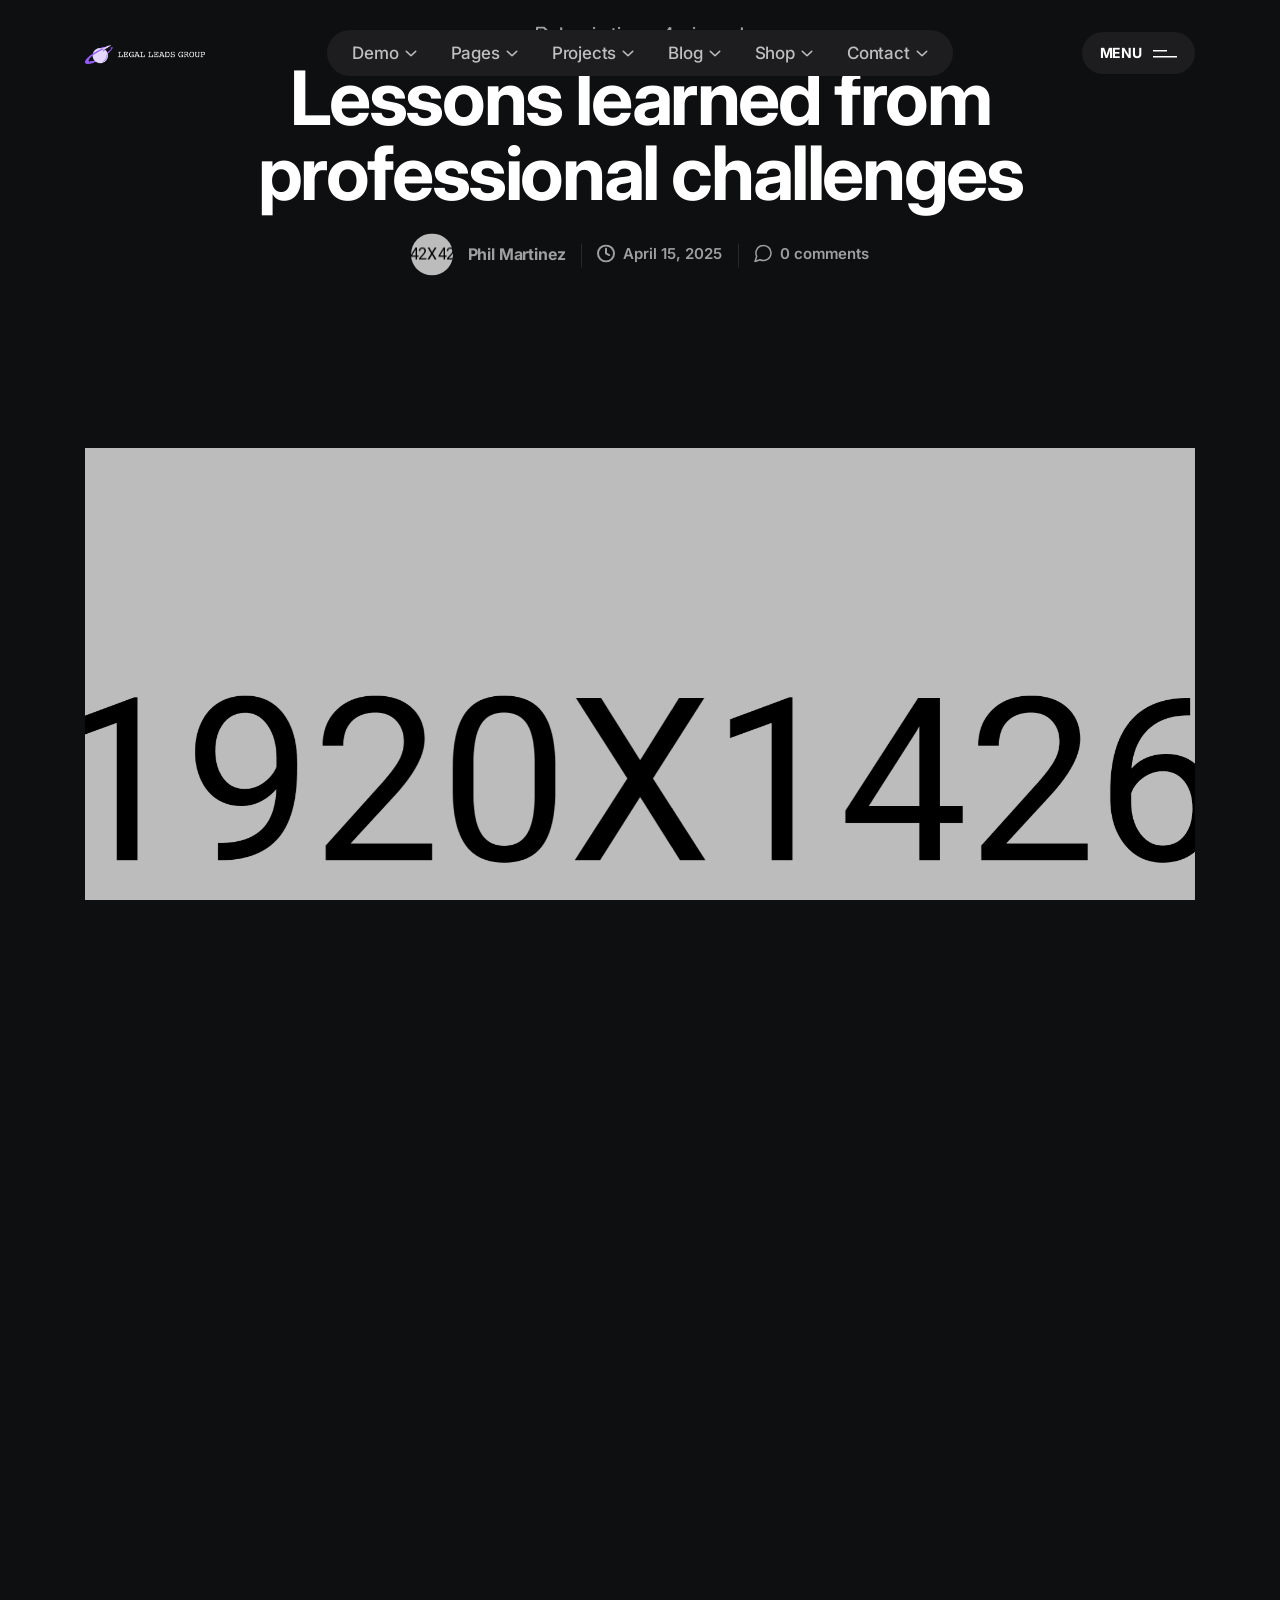
<file: blog-details-without-sidebar.html>
<!doctype html>
<html class="no-js" lang="zxx">

<head>

    <meta charset="utf-8">
    <meta http-equiv="x-ua-compatible" content="ie=edge">
    <title>Agntix - Digital Agency & Creative Portfolio HTML Template</title>
    <meta name="description" content="">
    <meta name="viewport" content="width=device-width, initial-scale=1">

    <!-- Place favicon.ico in the root directory -->
    <link rel="shortcut icon" type="image/x-icon" href="assets/img/favicon/favicon.png">

    <!-- CSS here -->
    <link rel="stylesheet" href="assets/css/bootstrap.css">
    <link rel="stylesheet" href="assets/css/slick.css">
    <link rel="stylesheet" href="assets/css/swiper-bundle.css">
    <link rel="stylesheet" href="assets/css/magnific-popup.css">
    <link rel="stylesheet" href="assets/css/font-awesome-pro.css">
    <link rel="stylesheet" href="assets/css/spacing.css">
    <link rel="stylesheet" href="assets/css/main.css">

</head>

<body class="tp-magic-cursor" data-bg-color="#0E0F11">

    <!-- Begin magic cursor -->
    <div id="magic-cursor" class="cursor-white-bg">
        <div id="ball"></div>
    </div>
    <!-- End magic cursor -->

    <!-- preloader -->
    <div id="preloader">
        <div class="preloader">
            <span></span>
            <span></span>
        </div>
    </div>
    <!-- preloader end  -->

    <!-- back to top start -->
    <div class="back-to-top-wrapper">
        <button id="back_to_top" type="button" class="back-to-top-btn">
            <svg width="12" height="7" viewBox="0 0 12 7" fill="none" xmlns="http://www.w3.org/2000/svg">
                <path d="M11 6L6 1L1 6" stroke="currentColor" stroke-width="1.5" stroke-linecap="round" stroke-linejoin="round" />
            </svg>
        </button>
    </div>
    <!-- back to top end -->

    <!-- offcanvas start -->
    <!-- tp-offcanvus-area-start -->
    <div class="tp-offcanvas-area">
        <div class="tp-offcanvas-wrapper offcanvas-black-bg">
            <div class="tp-offcanvas-top d-flex align-items-center justify-content-between">
                <div class="tp-offcanvas-logo">
                    <a href="index.html">
                        <img class="logo-1" data-width="120" src="assets/img/logo/logo-black.png" alt="">
                        <img class="logo-2" data-width="120" src="assets/img/logo/logo-white.png" alt="">
                    </a>
                </div>
                <div class="tp-offcanvas-close">
                    <button class="tp-offcanvas-close-btn">
                        <svg width="37" height="38" viewBox="0 0 37 38" fill="none" xmlns="http://www.w3.org/2000/svg">
                            <path d="M9.19141 9.80762L27.5762 28.1924" stroke="currentColor" stroke-width="1.5" stroke-linecap="round" stroke-linejoin="round" />
                            <path d="M9.19141 28.1924L27.5762 9.80761" stroke="currentColor" stroke-width="1.5" stroke-linecap="round" stroke-linejoin="round" />
                        </svg>
                    </button>
                </div>
            </div>
            <div class="tp-offcanvas-main">
                <div class="tp-offcanvas-content d-none d-xl-block">
                    <h3 class="tp-offcanvas-title">Hello There!</h3>
                    <p>Lorem ipsum dolor sit amet, consectetur adipiscing elit, </p>
                </div>
                <div class="tp-offcanvas-menu d-xl-none">
                    <nav></nav>
                </div>
                <div class="tp-offcanvas-gallery d-none d-xl-block">
                    <div class="row gx-2">
                        <div class="col-md-3 col-3">
                            <div class="tp-offcanvas-gallery-img fix">
                                <a class="popup-image" href="assets/img/offcanvas/offcanvas-1.jpg"><img src="assets/img/offcanvas/offcanvas-1.jpg" alt=""></a>
                            </div>
                        </div>
                        <div class="col-md-3 col-3">
                            <div class="tp-offcanvas-gallery-img fix">
                                <a class="popup-image" href="assets/img/offcanvas/offcanvas-2.jpg"><img src="assets/img/offcanvas/offcanvas-2.jpg" alt=""></a>
                            </div>
                        </div>
                        <div class="col-md-3 col-3">
                            <div class="tp-offcanvas-gallery-img fix">
                                <a class="popup-image" href="assets/img/offcanvas/offcanvas-3.jpg"><img src="assets/img/offcanvas/offcanvas-3.jpg" alt=""></a>
                            </div>
                        </div>
                        <div class="col-md-3 col-3">
                            <div class="tp-offcanvas-gallery-img fix">
                                <a class="popup-image" href="assets/img/offcanvas/offcanvas-4.jpg"><img src="assets/img/offcanvas/offcanvas-4.jpg" alt=""></a>
                            </div>
                        </div>
                    </div>
                </div>
                <div class="tp-offcanvas-contact">
                    <h3 class="tp-offcanvas-title sm">Information</h3>
                    <ul>
                        <li><a href="tel:1245654">+ 4 20 7700 1007</a></li>
                        <li><a href="mailto:hello@diego.com">hello@diego.com</a></li>
                        <li><a href="#">Avenue de Roma 158b, Lisboa</a></li>
                    </ul>
                </div>
                <div class="tp-offcanvas-social">
                    <h3 class="tp-offcanvas-title sm">Follow Us</h3>
                    <ul>
                        <li>
                            <a href="#">
                                <svg width="16" height="16" viewBox="0 0 16 16" fill="none" xmlns="http://www.w3.org/2000/svg">
                                    <path d="M11.25 1.5H4.75C2.95507 1.5 1.5 2.95507 1.5 4.75V11.25C1.5 13.0449 2.95507 14.5 4.75 14.5H11.25C13.0449 14.5 14.5 13.0449 14.5 11.25V4.75C14.5 2.95507 13.0449 1.5 11.25 1.5Z" stroke="currentColor" stroke-width="1.5" stroke-linecap="round" stroke-linejoin="round" />
                                    <path d="M10.6016 7.5907C10.6818 8.13166 10.5894 8.68414 10.3375 9.16955C10.0856 9.65497 9.68711 10.0486 9.19862 10.2945C8.71014 10.5404 8.15656 10.6259 7.61663 10.5391C7.0767 10.4522 6.57791 10.1972 6.19121 9.81055C5.80451 9.42385 5.54959 8.92506 5.46271 8.38513C5.37583 7.8452 5.46141 7.29163 5.70728 6.80314C5.95315 6.31465 6.34679 5.91613 6.83221 5.66425C7.31763 5.41238 7.87011 5.31998 8.41107 5.4002C8.96287 5.48202 9.47372 5.73915 9.86817 6.1336C10.2626 6.52804 10.5197 7.0389 10.6016 7.5907Z" stroke="currentColor" stroke-width="1.5" stroke-linecap="round" stroke-linejoin="round" />
                                    <path d="M11.5742 4.42578H11.5842" stroke="currentColor" stroke-width="1.5" stroke-linecap="round" stroke-linejoin="round" />
                                </svg>
                            </a>
                        </li>
                        <li>
                            <a href="#">
                                <svg width="18" height="18" viewBox="0 0 18 18" fill="none" xmlns="http://www.w3.org/2000/svg">
                                    <path d="M2.50589 12.7494C4.57662 16.336 9.16278 17.5648 12.7494 15.4941C14.2113 14.65 15.2816 13.388 15.8962 11.9461C16.7895 9.85066 16.7208 7.37526 15.4941 5.25063C14.2674 3.12599 12.1581 1.82872 9.89669 1.55462C8.34063 1.366 6.71259 1.66183 5.25063 2.50589C1.66403 4.57662 0.435172 9.16278 2.50589 12.7494Z" stroke="currentColor" stroke-width="1.5" />
                                    <path d="M12.7127 15.4292C12.7127 15.4292 12.0086 10.4867 10.5011 7.87559C8.99362 5.26451 5.28935 2.57155 5.28935 2.57155M5.68449 15.6124C6.79553 12.2606 12.34 8.54524 16.3975 9.43537M12.311 2.4082C11.1953 5.72344 5.75732 9.38453 1.71875 8.58915" stroke="currentColor" stroke-width="1.5" stroke-linecap="round" />
                                </svg>
                            </a>
                        </li>
                        <li>
                            <a href="#">
                                <svg width="18" height="11" viewBox="0 0 18 11" fill="none" xmlns="http://www.w3.org/2000/svg">
                                    <path d="M1 5.5715H6.33342C7.62867 5.5715 8.61917 6.56199 8.61917 7.85725C8.61917 9.15251 7.62867 10.143 6.33342 10.143H1.76192C1.30477 10.143 1 9.83823 1 9.38108V1.76192C1 1.30477 1.30477 1 1.76192 1H5.5715C6.86676 1 7.85725 1.99049 7.85725 3.28575C7.85725 4.58101 6.86676 5.5715 5.5715 5.5715H1Z" stroke="currentColor" stroke-width="1.5" stroke-miterlimit="10"></path>
                                    <path d="M10.9062 7.09454H17.0016C17.0016 5.41832 15.6301 4.04688 13.9539 4.04688C12.2777 4.04688 10.9062 5.41832 10.9062 7.09454ZM10.9062 7.09454C10.9062 8.77076 12.2777 10.1422 13.9539 10.1422H15.2492" stroke="currentColor" stroke-width="1.5" stroke-miterlimit="10" stroke-linecap="round" stroke-linejoin="round"></path>
                                    <path d="M16.1125 1.44434H11.668" stroke="currentColor" stroke-width="1.2" stroke-miterlimit="10" stroke-linecap="round" stroke-linejoin="round"></path>
                                </svg>
                            </a>
                        </li>
                        <li>
                            <a href="#">
                                <svg width="18" height="14" viewBox="0 0 18 14" fill="none" xmlns="http://www.w3.org/2000/svg">
                                    <path d="M12.75 13H5.25C3 13 1.5 11.5 1.5 9.25V4.75C1.5 2.5 3 1 5.25 1H12.75C15 1 16.5 2.5 16.5 4.75V9.25C16.5 11.5 15 13 12.75 13Z" stroke="currentColor" stroke-width="1.5" stroke-miterlimit="10" stroke-linecap="round" stroke-linejoin="round" />
                                    <path d="M8.70676 5.14837L10.8006 6.40465C11.5543 6.90716 11.5543 7.66093 10.8006 8.16344L8.70676 9.41972C7.86923 9.92224 7.19922 9.50348 7.19922 8.5822V6.06964C7.19922 4.98086 7.86923 4.64585 8.70676 5.14837Z" fill="currentColor" />
                                </svg>
                            </a>
                        </li>
                    </ul>
                </div>
            </div>
        </div>
    </div>
    <div class="body-overlay"></div>
    <!-- tp-offcanvus-area-end -->
    <!-- offcanvas end -->

    <!-- header area start -->

    <!-- header area start -->
    <div id="header-sticky" class="tp-header-area tp-header-inner-style header-inner-white tp-header-ptb tp-header-blur sticky-black-bg header-transparent mt-30">
        <div class="container container-1750">
            <div class="row align-items-center">
                <div class="col-xl-2 col-lg-6 col-6">
                    <div class="tp-header-logo">
                        <a href="index.html">
                            <img data-width="120" class="logo-white" src="assets/img/logo/logo-white.png" alt="">
                            <img data-width="120" class="logo-black d-none" src="assets/img/logo/logo-white.png" alt="">
                        </a>
                    </div>
                </div>
                <div class="col-xl-8 d-none d-xl-block">
                    <div class="tp-header-box text-center">
                        <div class="tp-header-menu tp-header-dropdown dropdown-black-bg">
                            <nav class="tp-mobile-menu-active">
                                <ul>
                                    <li class="has-dropdown">
                                        <a href="index.html">Demo</a>
                                        <div class="tp-megamenu-wrapper mega-menu megamenu-black-bg">
                                            <div class="row gx-0">
                                                <div class="col-xl-2">
                                                    <div class="tp-megamenu-list">
                                                        <h4 class="tp-megamenu-title">Home Light Version</h4>
                                                        <ul>
                                                            <li><a href="index.html">Modern Agency <span class="pop">Popular</span></a></li>
                                                            <li><a href="index-design-studio-light.html">Design Studio</a></li>
                                                            <li><a href="index-digital-marketing-light.html">Digital Marketing <span class="new">Trending</span></a></li>
                                                            <li><a href="index-creative-studio-light.html">Creative Studio</a></li>
                                                            <li><a href="index-design-agency-light.html">Design Agency</a></li>
                                                            <li><a href="index-creative-agency-light.html">Creative Agency</a></li>
                                                            <li><a href="index-architecture-hub-light.html">Architecture Hub <span class="hot">Hot</span></a></li>
                                                            <li><a href="index-unique-ai-image-light.html">AI Image Genaretor</a></li>
                                                        </ul>
                                                    </div>
                                                </div>
                                                <div class="col-xl-2">
                                                    <div class="tp-megamenu-list">
                                                        <h4 class="tp-megamenu-title">Home Dark Version</h4>
                                                        <ul>
                                                            <li><a href="index-dark.html">Modern Agency</a></li>
                                                            <li><a href="index-design-studio-dark.html">Design Studio <span class="hot">Hot</span></a></li>
                                                            <li><a href="index-digital-marketing-dark.html">Digital Marketing</a></li>
                                                            <li><a href="index-creative-studio-dark.html">Creative Studio</a></li>
                                                            <li><a href="index-design-agency-dark.html">Design Agency <span class="hot">Hot</span></a></li>
                                                            <li><a href="index-creative-agency-dark.html">Creative Agency <span class="pop">Popular</span></a></li>
                                                            <li><a href="index-architecture-hub-dark.html">Architecture Hub </a></li>
                                                            <li><a href="index-unique-ai-image-dark.html">AI Image Genaretor <span class="hot">Hot</span></a></li>
                                                        </ul>
                                                    </div>
                                                </div>
                                                <div class="col-xl-2">
                                                    <div class="tp-megamenu-list">
                                                        <h4 class="tp-megamenu-title">Home Light Version</h4>
                                                        <ul>
                                                            <li><a href="index-corporate-agency-light.html">Corporate Agency</a></li>
                                                            <li><a href="index-mobile-application-light.html">Mobile App <span class="pop">Popular</span></a></li>
                                                            <li><a href="index-it-solution-light.html">IT Solutions <span class="hot">Hot</span></a></li>
                                                            <li><a href="index-cryptocurrency-light.html">Cryptocurrency</a></li>
                                                            <li><a href="index-startup-agency-light.html">Startup Agency <span class="pop">Popular</span></a></li>
                                                            <li><a href="index-fashion-studio-light.html">Fashion Studio</a></li>
                                                            <li><a href="index-personal-portfolio-light.html">Personal Portfolio</a></li>
                                                            <li><a href="index-shop-modern-light.html">Shop Home <span class="hot">Hot</span></a></li>
                                                        </ul>
                                                    </div>
                                                </div>
                                                <div class="col-xl-2">
                                                    <div class="tp-megamenu-list">
                                                        <h4 class="tp-megamenu-title">Home Dark Version</h4>
                                                        <ul>
                                                            <li><a href="index-corporate-agency-dark.html">Corporate Agency <span class="hot">Hot</span></a></li>
                                                            <li><a href="index-mobile-application-dark.html">Mobile App</a></li>
                                                            <li><a href="index-it-solution-dark.html">IT Solutions</a></li>
                                                            <li><a href="index-cryptocurrency-dark.html">Cryptocurrency <span class="new">Trending</span></a></li>
                                                            <li><a href="index-startup-agency-dark.html">Startup Agency</a></li>
                                                            <li><a href="index-fashion-studio-dark.html">Fashion Studio <span class="pop">Popular</span></a></li>
                                                            <li><a href="index-personal-portfolio-dark.html">Personal Portfolio</a></li>
                                                            <li><a href="index-shop-modern-dark.html">Shop Home</a></li>
                                                        </ul>
                                                    </div>
                                                </div>
                                                <div class="col-xl-2">
                                                    <div class="tp-megamenu-list">
                                                        <h4 class="tp-megamenu-title">Showcases</h4>
                                                        <ul>
                                                            <li><a href="portfolio-webgl-showcase.html">Webgl Showcase <span class="hot">Hot</span></a></li>
                                                            <li><a href="portfolio-coverflow-slider.html">Coverflow Slider</a></li>
                                                            <li><a href="portfolio-creative-thumb-slider.html">Creative Thumb Slider <span class="hot">Hot</span></a></li>
                                                            <li><a href="portfolio-creative-skew-slider.html">Creative Skew Slider <span class="hot">Hot</span></a></li>
                                                            <li><a href="portfolio-creative-text-slider.html">Creative Text Slider</a></li>
                                                            <li><a href="portfolio-parallax-slider.html">Parallax Slider</a></li>
                                                            <li><a href="portfolio-perspective-slider.html">Paspective Showcase <span class="hot">Hot</span></a></li>
                                                            <li><a href="portfolio-horizontal-showcase.html">Horizontal Showcase</a></li>
                                                        </ul>
                                                    </div>
                                                </div>
                                                <div class="col-xl-2">
                                                    <div class="tp-megamenu-list">
                                                        <h4 class="tp-megamenu-title">Showcases</h4>
                                                        <ul>
                                                            <li><a href="portfolio-wrapper-slider.html">Wrapper Slider <span class="hot">Hot</span></a></li>
                                                            <li><a href="portfolio-slicer.html">Portfolio slicer <span class="hot">Hot</span></a></li>
                                                            <li><a href="portfolio-showcase.html">Portfolio Showcase</a></li>
                                                            <li><a href="brand-showcase.html">Brand Showcase</a></li>
                                                            <li><a href="portfolio-interactive-with-hover.html">Interactive with hover <span class="hot">Hot</span></a></li>
                                                            <li><a href="portfolio-interactive-with-scroll.html">Interactive with Scroll</a></li>
                                                            <li><a href="portfolio-slider-elegant.html">Slider Elegant</a></li>
                                                        </ul>
                                                    </div>
                                                </div>
                                            </div>
                                        </div>
                                    </li>
                                    <li class="has-dropdown">
                                        <a href="#">Pages</a>
                                        <div class="tp-megamenu-wrapper mega-menu megamenu-black-bg">
                                            <div class="row gx-0">
                                                <div class="col-xl-2">
                                                    <div class="tp-megamenu-list">
                                                        <h4 class="tp-megamenu-title">About Light Version</h4>
                                                        <ul>
                                                            <li><a href="about-me-light.html">About Me</a></li>
                                                            <li><a href="about-us-light.html">About Us</a></li>
                                                            <li><a href="about-modern-light.html">Modern About</a></li>
                                                            <li><a href="about-creative-light.html">Creative About</a></li>
                                                            <li><a href="about-startup-light.html">Startup About</a></li>
                                                            <li><a href="career-light.html">Carrer</a></li>
                                                        </ul>
                                                    </div>
                                                </div>
                                                <div class="col-xl-2">
                                                    <div class="tp-megamenu-list">
                                                        <h4 class="tp-megamenu-title">About Dark Version</h4>
                                                        <ul>
                                                            <li><a href="about-me-dark.html">About Me</a></li>
                                                            <li><a href="about-us-dark.html">About Us</a></li>
                                                            <li><a href="about-modern-dark.html">Modern About</a></li>
                                                            <li><a href="about-creative-dark.html">Creative About</a></li>
                                                            <li><a href="about-startup-dark.html">Startup About</a></li>
                                                            <li><a href="career-dark.html">Carrer</a></li>
                                                        </ul>
                                                    </div>
                                                </div>
                                                <div class="col-xl-2">
                                                    <div class="tp-megamenu-list">
                                                        <h4 class="tp-megamenu-title">Services Light Version</h4>
                                                        <ul>
                                                            <li><a href="service-1-light.html">Services</a></li>
                                                            <li><a href="service-2-light.html">Corporate Services</a></li>
                                                            <li><a href="service-3-light.html">Startup Services</a></li>
                                                            <li><a href="service-4-light.html">Modern Services</a></li>
                                                            <li><a href="service-details-light.html">Services Details</a></li>
                                                            <li><a href="service-details-2-light.html">Services Details 02</a></li>
                                                        </ul>
                                                    </div>
                                                </div>
                                                <div class="col-xl-2">
                                                    <div class="tp-megamenu-list">
                                                        <h4 class="tp-megamenu-title">Services Dark Version</h4>
                                                        <ul>
                                                            <li><a href="service-1-dark.html">Services</a></li>
                                                            <li><a href="service-2-dark.html">Corporate Services</a></li>
                                                            <li><a href="service-3-dark.html">Startup Services</a></li>
                                                            <li><a href="service-4-dark.html">Modern Services</a></li>
                                                            <li><a href="service-details-dark.html">Services Details</a></li>
                                                            <li><a href="service-details-2-dark.html">Services Details 02</a></li>
                                                        </ul>
                                                    </div>
                                                </div>
                                                <div class="col-xl-2">
                                                    <div class="tp-megamenu-list">
                                                        <h4 class="tp-megamenu-title">Special Pages Light</h4>
                                                        <ul>
                                                            <li><a href="career-details-light.html">Careers Details</a></li>
                                                            <li><a href="pricing-light.html">Pricing</a></li>
                                                            <li><a href="team-light.html">Team</a></li>
                                                            <li><a href="team-details-light.html">Team Details</a></li>
                                                            <li><a href="faq-light.html">FAQ’s</a></li>
                                                            <li><a href="error-light.html">404 Page</a></li>
                                                        </ul>
                                                    </div>
                                                </div>
                                                <div class="col-xl-2">
                                                    <div class="tp-megamenu-list">
                                                        <h4 class="tp-megamenu-title">Special Pages Dark</h4>
                                                        <ul>
                                                            <li><a href="career-details-dark.html">Careers Details</a></li>
                                                            <li><a href="pricing-dark.html">Pricing</a></li>
                                                            <li><a href="team-dark.html">Team</a></li>
                                                            <li><a href="team-details-dark.html">Team Details</a></li>
                                                            <li><a href="faq-dark.html">FAQ’s</a></li>
                                                            <li><a href="error-dark.html">404 Page</a></li>
                                                        </ul>
                                                    </div>
                                                </div>
                                            </div>
                                        </div>
                                    </li>
                                    <li class="has-dropdown">
                                        <a href="portfolio-metro.html">Projects</a>
                                        <div class="tp-megamenu-wrapper mega-menu megamenu-black-bg">
                                            <div class="row gx-0">
                                                <div class="col-xl-10">
                                                    <div class="row gx-0">
                                                        <div class="col-xl-3">
                                                            <div class="tp-megamenu-list">
                                                                <h4 class="tp-megamenu-title">Portfolio Grid</h4>
                                                                <ul>
                                                                    <li><a href="portfolio-col-2.html">Two Columns</a></li>
                                                                    <li><a href="portfolio-col-3.html">Three Columns</a></li>
                                                                    <li><a href="portfolio-col-4.html">Four Columns Wide</a></li>
                                                                    <li><a href="portfolio-masonry.html">Masonry</a></li>
                                                                    <li><a href="portfolio-metro.html">Portfolio Metro</a></li>
                                                                    <li><a href="portfolio-pinterest.html">Portfolio Pinterest</a></li>
                                                                    <li><a href="portfolio-horizontal-showcase.html">Horizontal Showcase</a></li>
                                                                </ul>
                                                            </div>
                                                        </div>
                                                        <div class="col-xl-3">
                                                            <div class="tp-megamenu-list">
                                                                <h4 class="tp-megamenu-title">Showcases</h4>
                                                                <ul>
                                                                    <li><a href="portfolio-webgl-showcase.html">Webgl Showcase</a></li>
                                                                    <li><a href="portfolio-coverflow-slider.html">Coverflow Slider</a></li>
                                                                    <li><a href="portfolio-creative-thumb-slider.html">Creative Thumb Slider</a></li>
                                                                    <li><a href="portfolio-creative-skew-slider.html">Creative Skew Slider</a></li>
                                                                    <li><a href="portfolio-creative-text-slider.html">Creative Text Slider</a></li>
                                                                    <li><a href="portfolio-parallax-slider.html">Parallax Slider</a></li>
                                                                    <li><a href="portfolio-perspective-slider.html">Paspective Showcase</a></li>
                                                                </ul>
                                                            </div>
                                                        </div>
                                                        <div class="col-xl-3">
                                                            <div class="tp-megamenu-list">
                                                                <h4 class="tp-megamenu-title">Showcases</h4>
                                                                <ul>
                                                                    <li><a href="portfolio-wrapper-slider.html">Wrapper Slider</a></li>
                                                                    <li><a href="portfolio-slicer.html">Portfolio slicer</a></li>
                                                                    <li><a href="portfolio-showcase.html">Portfolio Showcase</a></li>
                                                                    <li><a href="brand-showcase.html">Brand Showcase</a></li>
                                                                    <li><a href="portfolio-interactive-with-hover.html">Interactive with hover</a></li>
                                                                    <li><a href="portfolio-interactive-with-scroll.html">Interactive with Scroll</a></li>
                                                                    <li><a href="portfolio-slider-elegant.html">Slider Elegant</a></li>
                                                                </ul>
                                                            </div>
                                                        </div>
                                                        <div class="col-xl-3">
                                                            <div class="tp-megamenu-list">
                                                                <h4 class="tp-megamenu-title">Single Projects</h4>
                                                                <ul>
                                                                    <li><a href="portfolio-details-classic-stack.html">Classic Stack</a></li>
                                                                    <li><a href="portfolio-details-creative-slider.html">Creative Slider</a></li>
                                                                    <li><a href="portfolio-details-gallery.html">Gallery</a></li>
                                                                    <li><a href="portfolio-details-modern.html">Modern</a></li>
                                                                    <li><a href="portfolio-details-video.html">Video</a></li>
                                                                    <li><a href="portfolio-details-image-comparison.html">Image Comparison</a></li>
                                                                    <li><a href="portfolio-details-custom-light.html">Custom Light</a></li>
                                                                </ul>
                                                            </div>
                                                        </div>
                                                    </div>
                                                </div>
                                                <div class="col-xl-2">
                                                    <div class="tp-megamenu-list">
                                                        <div class="tp-megamenu-thumb">
                                                            <img src="assets/img/menu/menu-1.png" alt="">
                                                        </div>
                                                    </div>
                                                </div>
                                            </div>
                                        </div>
                                    </li>
                                    <li class="has-dropdown">
                                        <a href="blog-list.html">Blog</a>
                                        <ul class="tp-submenu submenu">
                                            <li><a href="blog-standard.html">Blog Classic</a></li>
                                            <li><a href="blog-standard-light.html">Blog Classic Light</a></li>
                                            <li><a href="blog-list.html">Blog Listing</a></li>
                                            <li><a href="blog-list-light.html">Blog Listing Light</a></li>
                                            <li class="menu-item-has-children">
                                                <a href="blog-grid.html">Grid Layout</a>
                                                <ul class="tp-submenu submenu">
                                                    <li><a href="blog-grid-2-col.html">2 Columns</a></li>
                                                    <li><a href="blog-grid-2-col-light.html">2 Columns Light</a></li>
                                                    <li><a href="blog-grid.html">3 Columns</a></li>
                                                    <li><a href="blog-grid-light.html">3 Columns Light</a></li>
                                                    <li><a href="blog-grid-with-sidebar.html">2 Col + sidebar</a></li>
                                                    <li><a href="blog-grid-with-sidebar-light.html">2 Col + sidebar Light</a></li>
                                                </ul>
                                            </li>
                                            <li><a href="blog-masonry.html">Masonry Grid</a></li>
                                            <li><a href="blog-masonry-light.html">Masonry Grid Light</a></li>
                                            <li class="menu-item-has-children"><a href="blog-details-without-sidebar.html">Single Layouts</a>
                                                <ul class="tp-submenu submenu">
                                                    <li><a href="blog-details.html">Blog Single Post</a></li>
                                                    <li><a href="blog-details-light.html">Blog Single Post Light</a></li>
                                                    <li><a href="blog-details-without-sidebar.html">Blog No Sidebar</a></li>
                                                    <li><a href="blog-details-without-sidebar-light.html">Blog No Sidebar Light</a></li>
                                                </ul>
                                            </li>
                                        </ul>
                                    </li>
                                    <li class="has-dropdown">
                                        <a href="index-shop-modern-dark.html">Shop</a>
                                        <ul class="tp-submenu submenu">
                                            <li><a href="index-shop-modern-light.html">Shop Modern</a></li>
                                            <li><a href="index-shop-modern-dark.html">Shop Modern Dark</a></li>
                                            <li><a href="index-shop-with-slider-light.html">Shop With Slider</a></li>
                                            <li><a href="index-shop-with-slider-dark.html">Shop With Slider Dark</a></li>
                                            <li class="menu-item-has-children"><a href="#">Shop Page</a>
                                                <ul class="tp-submenu submenu">
                                                    <li><a href="shop.html">Shop Page</a></li>
                                                    <li><a href="shop-dark.html">Shop Page Dark</a></li>
                                                    <li><a href="shop-details.html">Shop Details</a></li>
                                                    <li><a href="shop-details-dark.html">Shop Details Dark</a></li>
                                                </ul>
                                            </li>
                                            <li class="menu-item-has-children"><a href="#">My Account</a>
                                                <ul class="tp-submenu submenu">
                                                    <li><a href="my-account.html">My Account</a></li>
                                                    <li><a href="cart.html">Cart</a></li>
                                                    <li><a href="checkout.html">Checkout</a></li>
                                                    <li><a href="wishlist.html">Wishlist</a></li>
                                                    <li><a href="login.html">LogIn</a></li>
                                                    <li><a href="register.html">Register</a></li>
                                                </ul>
                                            </li>
                                        </ul>
                                    </li>
                                    <li class="has-dropdown">
                                        <a href="contact-dark.html">Contact</a>
                                        <ul class="tp-submenu submenu">
                                            <li><a href="contact-me-light.html">Contact Me</a></li>
                                            <li><a href="contact-me-dark.html">Contact Me Dark</a></li>
                                            <li><a href="contact-us-light.html">Contact Us</a></li>
                                            <li><a href="contact-us-dark.html">Contact Us Dark</a></li>
                                            <li><a href="contact.html">Get In Touch</a></li>
                                            <li><a href="contact-dark.html">Get In Touch Dark</a></li>
                                        </ul>
                                    </li>
                                </ul>
                            </nav>
                        </div>
                    </div>
                </div>
                <div class="col-xl-2 col-lg-6 col-6">
                    <div class="tp-header-right text-end">
                        <div class="tp-header-14-bar-wrap ml-20">
                            <button class="tp-header-8-bar tp-offcanvas-open-btn">
                                <span>Menu</span>
                                <span>
                                    <svg width="24" height="8" viewBox="0 0 24 8" fill="none" xmlns="http://www.w3.org/2000/svg">
                                        <path d="M0 0H14V1.5H0V0Z" fill="currentcolor" />
                                        <path d="M0 6H24V7.5H0V6Z" fill="currentcolor" />
                                    </svg>
                                </span>
                            </button>
                        </div>
                    </div>
                </div>
            </div>
        </div>
    </div>
    <!-- header area end -->

    <!-- header area end -->

    <div id="smooth-wrapper">
        <div id="smooth-content">

            <main>


                <!-- postbox area start -->
                <div class="tp-blog-details-without-ptb">
                    <div class="container container-1230">
                        <div class="row">
                            <div class="col-lg-12">
                                <div class="tp-blog-details-without-heading text-center">
                                    <article class="postbox-details-item mb-20">
                                        <div class="postbox-details-info-wrap">
                                            <div class="postbox-tag postbox-details-tag">
                                                <span>
                                                    <i>
                                                        <svg width="15" height="15" viewBox="0 0 15 15" fill="none" xmlns="http://www.w3.org/2000/svg">
                                                            <path d="M4.39101 4.39135H4.39936M13.6089 8.73899L8.74578 13.6021C8.61979 13.7283 8.47018 13.8283 8.3055 13.8966C8.14082 13.9649 7.9643 14 7.78603 14C7.60777 14 7.43124 13.9649 7.26656 13.8966C7.10188 13.8283 6.95228 13.7283 6.82629 13.6021L1 7.78264V1H7.78264L13.6089 6.82629C13.8616 7.08045 14.0034 7.42427 14.0034 7.78264C14.0034 8.14102 13.8616 8.48483 13.6089 8.73899Z" stroke="white" stroke-opacity="0.6" stroke-width="2" stroke-linecap="round" stroke-linejoin="round" />
                                                        </svg>
                                                    </i>
                                                    Inspiration
                                                </span>
                                                <span>4 min read</span>
                                            </div>
                                            <h4 class="postbox-title fs-80">Lessons learned from <br> professional challenges</h4>
                                            <div class="postbox-details-meta d-flex align-items-center justify-content-center">
                                                <div class="postbox-author-box d-flex align-items-center ">
                                                    <div class="postbox-author-img">
                                                        <img src="assets/img/blog/blog-standard/blog-av-2.jpg" alt="">
                                                    </div>
                                                    <div class="postbox-author-info">
                                                        <h4 class="postbox-author-name">Phil Martinez</h4>
                                                    </div>
                                                </div>
                                                <div class="postbox-meta">
                                                    <i>
                                                        <svg width="18" height="18" viewBox="0 0 18 18" fill="none" xmlns="http://www.w3.org/2000/svg">
                                                            <path d="M9 4.19997V8.99997L12.2 10.6M17 9C17 13.4183 13.4183 17 9 17C4.58172 17 1 13.4183 1 9C1 4.58172 4.58172 1 9 1C13.4183 1 17 4.58172 17 9Z" stroke="white" stroke-opacity="0.6" stroke-width="2" stroke-linecap="round" stroke-linejoin="round" />
                                                        </svg>
                                                    </i>
                                                    <span>April 15, 2025</span>
                                                </div>
                                                <div class="postbox-meta">
                                                    <i>
                                                        <svg width="18" height="18" viewBox="0 0 18 18" fill="none" xmlns="http://www.w3.org/2000/svg">
                                                            <path d="M17 8.55557C17.003 9.72878 16.7289 10.8861 16.2 11.9333C15.5728 13.1882 14.6086 14.2437 13.4155 14.9816C12.2223 15.7195 10.8473 16.1106 9.44443 16.1111C8.27122 16.1142 7.11387 15.8401 6.06666 15.3111L1 17L2.68889 11.9333C2.15994 10.8861 1.88583 9.72878 1.88889 8.55557C1.88943 7.15269 2.28054 5.77766 3.01841 4.58451C3.75629 3.39135 4.81178 2.42719 6.06666 1.80002C7.11387 1.27107 8.27122 0.996966 9.44443 1.00003H9.88887C11.7416 1.10224 13.4916 1.88426 14.8037 3.19634C16.1157 4.50843 16.8978 6.25837 17 8.11113V8.55557Z" stroke="white" stroke-opacity="0.6" stroke-width="1.5" stroke-linecap="round" stroke-linejoin="round" />
                                                        </svg>
                                                    </i>
                                                    <span>0 comments</span>
                                                </div>
                                            </div>
                                        </div>
                                    </article>
                                </div>
                            </div>
                        </div>
                    </div>
                </div>
                <!-- postbox area end -->


                <!-- postbox area start -->
                <section id="postbox" class="postbox-area tp-blog-details-ptb pt-110 pb-80">
                    <div class="container container-1750">
                        <div class="tp-blog-details-banner fix mb-100">
                            <img data-speed=".8" src="assets/img/blog/blog-details/blog-details-banner.jpg" alt="">
                        </div>
                    </div>
                    <div class="container container-1230">
                        <div class="row justify-content-center">
                            <div class="col-lg-2">
                                <div class="creative-footer-style blog-details-social">
                                    <div class="tp-footer-widget-social">
                                        <div class="tp_fade_anim" data-delay=".9" data-fade-from="top" data-ease="bounce" style="translate: none; rotate: none; scale: none; transform: translate(0px); opacity: 1;">
                                            <a href="#">
                                                <span>
                                                    <svg width="12" height="16" viewBox="0 0 12 16" fill="none" xmlns="http://www.w3.org/2000/svg">
                                                        <path fill-rule="evenodd" clip-rule="evenodd" d="M1.82727 6.83333C1.14284 6.83333 1 6.96763 1 7.61111V8.77778C1 9.42126 1.14284 9.55556 1.82727 9.55556H3.48182V14.2222C3.48182 14.8657 3.62466 15 4.30909 15H5.96364C6.64807 15 6.79091 14.8657 6.79091 14.2222V9.55556H8.64871C9.1678 9.55556 9.30155 9.4607 9.44416 8.99145L9.7987 7.82478C10.043 7.02095 9.89246 6.83333 9.00326 6.83333H6.79091V4.88889C6.79091 4.45933 7.16129 4.11111 7.61818 4.11111H9.97273C10.6572 4.11111 10.8 3.97681 10.8 3.33333V1.77778C10.8 1.1343 10.6572 1 9.97273 1H7.61818C5.33373 1 3.48182 2.74111 3.48182 4.88889V6.83333H1.82727Z" stroke="currentcolor" stroke-width="1.5" stroke-linejoin="round"></path>
                                                    </svg>
                                                </span>
                                            </a>
                                        </div>
                                        <div class="tp_fade_anim" data-delay=".7" data-fade-from="top" data-ease="bounce" style="translate: none; rotate: none; scale: none; transform: translate(0px); opacity: 1;">
                                            <a href="#">
                                                <span>
                                                    <svg width="14" height="13" viewBox="0 0 14 13" fill="none" xmlns="http://www.w3.org/2000/svg">
                                                        <path fill-rule="evenodd" clip-rule="evenodd" d="M4.41177 0H0L5.23083 6.87316L0.334618 12.6389H2.59681L6.29998 8.27809L9.58823 12.5988H14L8.6172 5.52593L8.62673 5.53813L13.2614 0.0802914H10.9992L7.55741 4.13336L4.41177 0ZM2.43522 1.20371H3.80866L11.5648 11.395H10.1913L2.43522 1.20371Z" fill="currentcolor"></path>
                                                    </svg>
                                                </span>
                                            </a>
                                        </div>
                                        <div class="tp_fade_anim" data-delay=".5" data-fade-from="top" data-ease="bounce" style="translate: none; rotate: none; scale: none; transform: translate(0px); opacity: 1;">
                                            <a href="#">
                                                <span>
                                                    <svg width="18" height="18" viewBox="0 0 18 18" fill="none" xmlns="http://www.w3.org/2000/svg">
                                                        <path d="M16.9989 10.0113C16.2575 9.87227 15.4949 9.7998 14.7168 9.7998C10.435 9.7998 6.62665 11.9938 4.19922 15.3997M14.5997 3.39941C12.0962 6.33329 8.33416 8.19931 4.12763 8.19931C3.05145 8.19931 2.00436 8.07718 1 7.84627M11.0941 17.0005C11.2946 16.0293 11.3999 15.0235 11.3999 13.9931C11.3999 8.94036 8.86738 4.47788 5 1.80078M16.9997 8.99983C16.9997 13.418 13.418 16.9997 8.99983 16.9997C4.58165 16.9997 1 13.418 1 8.99983C1 4.58165 4.58165 1 8.99983 1C13.418 1 16.9997 4.58165 16.9997 8.99983Z" stroke="currentcolor" stroke-width="1.5" stroke-linejoin="round"></path>
                                                    </svg>
                                                </span>
                                            </a>
                                        </div>
                                        <div class="tp_fade_anim" data-delay=".3" data-fade-from="top" data-ease="bounce" style="translate: none; rotate: none; scale: none; transform: translate(0px); opacity: 1;">
                                            <a href="#">
                                                <span>
                                                    <svg width="16" height="16" viewBox="0 0 16 16" fill="none" xmlns="http://www.w3.org/2000/svg">
                                                        <path d="M12.0586 4.94727C12.6109 4.94727 13.0586 4.49955 13.0586 3.94727C13.0586 3.39498 12.6109 2.94727 12.0586 2.94727V4.94727ZM12.0496 2.94727C11.4973 2.94727 11.0496 3.39498 11.0496 3.94727C11.0496 4.49955 11.4973 4.94727 12.0496 4.94727V2.94727ZM8 14C6.32181 14 5.16377 13.9979 4.2928 13.8808C3.45059 13.7675 3.02803 13.5636 2.73223 13.2678L1.31802 14.682C2.04735 15.4113 2.96231 15.7199 4.0263 15.8629C5.06152 16.0021 6.37835 16 8 16V14ZM0 8C0 9.62165 -0.00212373 10.9385 0.137058 11.9737C0.280107 13.0377 0.588687 13.9526 1.31802 14.682L2.73223 13.2678C2.43644 12.972 2.23246 12.5494 2.11922 11.7072C2.00212 10.8362 2 9.67819 2 8H0ZM14 8C14 9.67819 13.9979 10.8362 13.8808 11.7072C13.7675 12.5494 13.5636 12.972 13.2678 13.2678L14.682 14.682C15.4113 13.9526 15.7199 13.0377 15.8629 11.9737C16.0021 10.9385 16 9.62165 16 8H14ZM8 16C9.62165 16 10.9385 16.0021 11.9737 15.8629C13.0377 15.7199 13.9526 15.4113 14.682 14.682L13.2678 13.2678C12.972 13.5636 12.5494 13.7675 11.7072 13.8808C10.8362 13.9979 9.67819 14 8 14V16ZM8 2C9.67819 2 10.8362 2.00212 11.7072 2.11922C12.5494 2.23246 12.972 2.43644 13.2678 2.73223L14.682 1.31802C13.9526 0.588687 13.0377 0.280107 11.9737 0.137058C10.9385 -0.00212373 9.62165 0 8 0V2ZM16 8C16 6.37835 16.0021 5.06152 15.8629 4.0263C15.7199 2.96231 15.4113 2.04735 14.682 1.31802L13.2678 2.73223C13.5636 3.02803 13.7675 3.45059 13.8808 4.2928C13.9979 5.16377 14 6.32181 14 8H16ZM8 0C6.37835 0 5.06152 -0.00212373 4.0263 0.137058C2.96231 0.280107 2.04735 0.588687 1.31802 1.31802L2.73223 2.73223C3.02803 2.43644 3.45059 2.23246 4.2928 2.11922C5.16377 2.00212 6.32181 2 8 2V0ZM2 8C2 6.32181 2.00212 5.16377 2.11922 4.2928C2.23246 3.45059 2.43644 3.02803 2.73223 2.73223L1.31802 1.31802C0.588687 2.04735 0.280107 2.96231 0.137058 4.0263C-0.00212373 5.06152 0 6.37835 0 8H2ZM10.3171 8.00134C10.3171 9.28031 9.28031 10.3171 8.00134 10.3171V12.3171C10.3849 12.3171 12.3171 10.3849 12.3171 8.00134H10.3171ZM8.00134 10.3171C6.72236 10.3171 5.68555 9.28031 5.68555 8.00134H3.68555C3.68555 10.3849 5.61779 12.3171 8.00134 12.3171V10.3171ZM5.68555 8.00134C5.68555 6.72236 6.72236 5.68555 8.00134 5.68555V3.68555C5.61779 3.68555 3.68555 5.61779 3.68555 8.00134H5.68555ZM8.00134 5.68555C9.28031 5.68555 10.3171 6.72236 10.3171 8.00134H12.3171C12.3171 5.61779 10.3849 3.68555 8.00134 3.68555V5.68555ZM12.0586 2.94727H12.0496V4.94727H12.0586V2.94727Z" fill="#141414"></path>
                                                    </svg>
                                                </span>
                                            </a>
                                        </div>
                                    </div>
                                </div>
                            </div>
                            <div class="col-xxl-8 col-xl-8 col-lg-8">
                                <div class="postbox-wrapper mb-115">
                                    <div class="postbox-details-text mb-45">
                                        <p class="mb-25">
                                            We love to bring designs to life as a developer, and I aim to do this using whatever front end tools
                                            are necessary. My preferred tools are more modern javascript libraries like React.js but I like to use whatever is best for the websites needs. There are several reasons why a business would consider
                                            a rebrand and it doesn’t necessarily mean the business has been unsuccessful.
                                        </p>
                                        <p>
                                            But in order that you may see whence all this born error of those who accuse pleasure and praise pain, I will open the whole matter, and explain the very things which were said by that discoverer of truth and, as it were, the architect of a happy life.
                                        </p>
                                    </div>
                                    <div class="postbox-details-text mb-40">
                                        <h4 class="postbox-title fs-34">Using a Query</h4>
                                        <p>
                                            We love to bring designs to life as a developer, and I aim to do this using whatever front end tools are necessary. My preferred tools are more modern javascript libraries like React.js but I like to use whatever is best for the websites needs. There are several reasons why a business would consider a rebrand and it doesn’t necessarily mean the business has been unsuccessful.
                                        </p>
                                    </div>
                                    <div class="postbox-details-thumb d-flex align-items-center mb-50">
                                        <div>
                                            <img src="assets/img/blog/blog-details/blog-details-sm-1.jpg" alt="">
                                        </div>
                                        <div>
                                            <img src="assets/img/blog/blog-details/blog-details-sm-2.jpg" alt="">
                                        </div>
                                    </div>
                                    <div class="postbox-details-text mb-50">
                                        <p>
                                            faucibus enim. In aliquam tempus porta. Mauris vel finibus risus. Maecenas egestas mi sed neque finibus, nec faucibus ipsum aliquet. Duis scelerisque at odio vel tempus. Morbi a tincidunt nunc, id rutrum erat. Fusce egestas quam vel facilisis tempor.Morbi non orci elementum, sollicitudin mauris laoreet, luctus est. Donec in mi lorem.
                                        </p>
                                    </div>
                                    <div class="postbox-details-quote-box mb-45">
                                        <blockquote>
                                            <div class="postbox-details-quote-box d-flex align-items-start">
                                                <i>
                                                    <svg width="63" height="50" viewBox="0 0 63 50" fill="none" xmlns="http://www.w3.org/2000/svg">
                                                        <path d="M36.7657 50V39.1608C42.0105 38.4615 45.507 36.7133 47.2552 33.9161C49.0035 31.0023 49.8776 26.9231 49.8776 21.6783L58.4441 23.4266H37.1154V0H62.6399V17.4825C62.6399 25.8741 60.542 33.042 56.3461 38.986C52.2669 44.9301 45.7401 48.6014 36.7657 50ZM0 50V39.1608C5.24476 38.4615 8.74126 36.7133 10.4895 33.9161C12.2378 31.0023 13.1119 26.9231 13.1119 21.6783L21.6783 23.4266H0.34965V0H25.8741V17.4825C25.8741 25.8741 23.7762 33.042 19.5804 38.986C15.5012 44.9301 8.97436 48.6014 0 50Z" fill="white" fill-opacity="0.1" />
                                                    </svg>
                                                </i>
                                                <div class="postbox-details-quote">
                                                    <p>
                                                        “Success is the result of perfection, <br>
                                                        hard work, learning from failure, loyalty, & <br>
                                                        persistence”
                                                    </p>
                                                    <span>Phil Martinez</span>
                                                </div>
                                            </div>
                                        </blockquote>
                                    </div>
                                    <div class="postbox-details-text mb-45">
                                        <p>
                                            faucibus enim. In aliquam tempus porta. Mauris vel finibus risus. Maecenas egestas mi sed neque finibus, nec faucibus ipsum aliquet. Duis scelerisque at odio vel tempus. Morbi a tincidunt nunc, id rutrum erat. Fusce egestas quam vel facilisis tempor.Morbi non orci elementum, sollicitudin mauris laoreet, luctus est. Donec in mi lorem.
                                        </p>
                                    </div>
                                    <div class="postbox-details-text mb-25">
                                        <h4 class="postbox-title fs-34">On the specificity of selectors</h4>
                                        <p>
                                            The specificity of the : <span>not()</span> pseudo-class is the specificity of its argument. The :not() pseudo-class does not add to the selector specificity, unlike other pseudo-classes.
                                        </p>
                                    </div>
                                    <div class="postbox-details-text mb-60">
                                        <p class="mb-30">
                                            The simple <span>selector that</span> : <span>not()</span> takes as an argument can be any of the following:
                                        </p>
                                        <div class="postbox-details-list">
                                            <ul>
                                                <li>Type selector (e.g <span>p, span,</span> etc.)</li>
                                                <li>Class selector (e.g <span>.element, .sidebar,</span> etc.)</li>
                                                <li>ID selector (e. #header)</li>
                                                <li>Pseudo-class selector (e.g <i>:first-child, :last-of-type</i>)</li>
                                            </ul>
                                        </div>
                                    </div>
                                    <div class="postbox-details-code mb-40">
                                        <pre>
li:not(.old)::after {    
    content: "New!";
    color: deepPink;
}
</pre>
                                    </div>
                                    <div class="postbox-details-text mb-50">
                                        <p>
                                            The specificity of the <span>:not()</span> pseudo-class is the specificity of its argument. The :not() pseudo-class does not add to the selector specificity, unlike other pseudo-classes.
                                        </p>
                                    </div>
                                    <div class="postbox-details-tag-wrap d-flex justify-content-between align-items-center">
                                        <div class="postbox-details-tag d-flex align-items-center mb-0">
                                            <span>Tagged with :</span>
                                            <div class="tagcloud">
                                                <a href="#">Blog</a>
                                                <a href="#">Creative</a>
                                                <a href="#">Portfolio</a>
                                                <a href="#">Theme</a>
                                            </div>
                                        </div>
                                        <div class="postbox-details-social">
                                            <a href="#">
                                                <span>
                                                    <svg width="18" height="17" viewBox="0 0 11 15" fill="none" xmlns="http://www.w3.org/2000/svg">
                                                        <path fill-rule="evenodd" clip-rule="evenodd" d="M1.77219 6.41667C1.13333 6.41667 1 6.54137 1 7.13889V8.22222C1 8.81974 1.13333 8.94444 1.77219 8.94444H3.31657V13.2778C3.31657 13.8753 3.4499 14 4.08876 14H5.63314C6.272 14 6.40533 13.8753 6.40533 13.2778V8.94444H8.13944C8.62396 8.94444 8.74881 8.85636 8.88192 8.42063L9.21286 7.3373C9.44088 6.59088 9.30037 6.41667 8.47038 6.41667H6.40533V4.61111C6.40533 4.21224 6.75106 3.88889 7.17752 3.88889H9.3753C10.0142 3.88889 10.1475 3.76419 10.1475 3.16667V1.72222C10.1475 1.1247 10.0142 1 9.3753 1H7.17752C5.04518 1 3.31657 2.61675 3.31657 4.61111V6.41667H1.77219Z" stroke="currentcolor" stroke-width="1.5" stroke-linejoin="round" />
                                                    </svg>
                                                </span>
                                            </a>
                                            <a href="#">
                                                <span>
                                                    <svg width="18" height="17" viewBox="0 0 18 17" fill="none" xmlns="http://www.w3.org/2000/svg">
                                                        <path fill-rule="evenodd" clip-rule="evenodd" d="M5.67227 0H0L6.72535 8.79151L0.430223 16.1665H3.33876L8.09997 10.5886L12.3277 16.1153H18L11.0793 7.06826L11.0915 7.08386L17.0504 0.102701H14.1418L9.71667 5.28701L5.67227 0ZM3.131 1.53968H4.89685L14.869 14.5755H13.1032L3.131 1.53968Z" fill="currentcolor" />
                                                    </svg>
                                                </span>
                                            </a>
                                            <a href="#">
                                                <span>
                                                    <svg width="19" height="19" viewBox="0 0 19 19" fill="none" xmlns="http://www.w3.org/2000/svg">
                                                        <path d="M17.9994 10.5256C17.2116 10.3786 16.4014 10.302 15.5746 10.302C11.025 10.302 6.97863 12.6212 4.39943 16.2214M15.45 3.53634C12.79 6.63763 8.79271 8.61014 4.32318 8.61014C3.17971 8.61014 2.06716 8.48103 1 8.23695M11.7254 17.9135C11.9384 16.8869 12.0503 15.8237 12.0503 14.7345C12.0503 9.39347 9.35944 4.67635 5.25026 1.84649M18 9.45632C18 14.1266 14.1944 17.9126 9.5 17.9126C4.80558 17.9126 1 14.1266 1 9.45632C1 4.78603 4.80558 1 9.5 1C14.1944 1 18 4.78603 18 9.45632Z" stroke="currentcolor" stroke-width="1.5" stroke-linejoin="round" />
                                                    </svg>
                                                </span>
                                            </a>
                                            <a href="#">
                                                <span>
                                                    <svg width="20" height="19" viewBox="0 0 20 19" fill="none" xmlns="http://www.w3.org/2000/svg">
                                                        <path d="M14.2426 4.82562H14.2496M5.27195 1H13.8159C16.1752 1 18.0878 2.90279 18.0878 5.25V13.75C18.0878 16.0972 16.1752 18 13.8159 18H5.27195C2.91262 18 1 16.0972 1 13.75V5.25C1 2.90279 2.91262 1 5.27195 1ZM12.9615 8.96482C13.0669 9.67223 12.9455 10.3947 12.6144 11.0295C12.2833 11.6643 11.7595 12.179 11.1174 12.5005C10.4753 12.8221 9.74767 12.934 9.03796 12.8204C8.32825 12.7067 7.67263 12.3734 7.16433 11.8677C6.65603 11.362 6.32096 10.7098 6.20675 10.0037C6.09255 9.29764 6.20504 8.57373 6.52823 7.93494C6.85141 7.29615 7.36883 6.775 8.00688 6.44563C8.64494 6.11625 9.37115 5.99542 10.0822 6.10032C10.8075 6.20732 11.479 6.54356 11.9975 7.05938C12.516 7.5752 12.854 8.24324 12.9615 8.96482Z" stroke="currentcolor" stroke-width="2" stroke-linecap="round" stroke-linejoin="round" />
                                                    </svg>
                                                </span>
                                            </a>
                                        </div>
                                    </div>
                                    <div class="postbox-details-author mt-30">
                                        <div class="sidebar-widget-author d-flex align-items-start">
                                            <div class="sidebar-widget-author-img">
                                                <img src="assets/img/blog/blog-standard/blog-av-1.jpg" alt="">
                                            </div>
                                            <div class="postbox-details-content">
                                                <div class="sidebar-widget-author-content">
                                                    <span>About Author</span>
                                                    <h4 class="sidebar-widget-author-name">Peter Bowman</h4>
                                                    <p>
                                                        Phasellus et ipsum justo. Aenean fringilla a fermentum mauris non venenatis. <br>
                                                        Praesent at nulla aliquam ligula.
                                                    </p>
                                                </div>
                                                <div class="sidebar-widget-author-social">
                                                    <a href="#">
                                                        <span>
                                                            <svg width="18" height="17" viewBox="0 0 11 15" fill="none" xmlns="http://www.w3.org/2000/svg">
                                                                <path fill-rule="evenodd" clip-rule="evenodd" d="M1.77219 6.41667C1.13333 6.41667 1 6.54137 1 7.13889V8.22222C1 8.81974 1.13333 8.94444 1.77219 8.94444H3.31657V13.2778C3.31657 13.8753 3.4499 14 4.08876 14H5.63314C6.272 14 6.40533 13.8753 6.40533 13.2778V8.94444H8.13944C8.62396 8.94444 8.74881 8.85636 8.88192 8.42063L9.21286 7.3373C9.44088 6.59088 9.30037 6.41667 8.47038 6.41667H6.40533V4.61111C6.40533 4.21224 6.75106 3.88889 7.17752 3.88889H9.3753C10.0142 3.88889 10.1475 3.76419 10.1475 3.16667V1.72222C10.1475 1.1247 10.0142 1 9.3753 1H7.17752C5.04518 1 3.31657 2.61675 3.31657 4.61111V6.41667H1.77219Z" stroke="currentcolor" stroke-width="1.5" stroke-linejoin="round" />
                                                            </svg>
                                                        </span>
                                                    </a>
                                                    <a href="#">
                                                        <span>
                                                            <svg width="18" height="17" viewBox="0 0 18 17" fill="none" xmlns="http://www.w3.org/2000/svg">
                                                                <path fill-rule="evenodd" clip-rule="evenodd" d="M5.67227 0H0L6.72535 8.79151L0.430223 16.1665H3.33876L8.09997 10.5886L12.3277 16.1153H18L11.0793 7.06826L11.0915 7.08386L17.0504 0.102701H14.1418L9.71667 5.28701L5.67227 0ZM3.131 1.53968H4.89685L14.869 14.5755H13.1032L3.131 1.53968Z" fill="currentcolor" />
                                                            </svg>
                                                        </span>
                                                    </a>
                                                    <a href="#">
                                                        <span>
                                                            <svg width="19" height="19" viewBox="0 0 19 19" fill="none" xmlns="http://www.w3.org/2000/svg">
                                                                <path d="M17.9994 10.5256C17.2116 10.3786 16.4014 10.302 15.5746 10.302C11.025 10.302 6.97863 12.6212 4.39943 16.2214M15.45 3.53634C12.79 6.63763 8.79271 8.61014 4.32318 8.61014C3.17971 8.61014 2.06716 8.48103 1 8.23695M11.7254 17.9135C11.9384 16.8869 12.0503 15.8237 12.0503 14.7345C12.0503 9.39347 9.35944 4.67635 5.25026 1.84649M18 9.45632C18 14.1266 14.1944 17.9126 9.5 17.9126C4.80558 17.9126 1 14.1266 1 9.45632C1 4.78603 4.80558 1 9.5 1C14.1944 1 18 4.78603 18 9.45632Z" stroke="currentcolor" stroke-width="1.5" stroke-linejoin="round" />
                                                            </svg>
                                                        </span>
                                                    </a>
                                                    <a href="#">
                                                        <span>
                                                            <svg width="20" height="19" viewBox="0 0 20 19" fill="none" xmlns="http://www.w3.org/2000/svg">
                                                                <path d="M14.2426 4.82562H14.2496M5.27195 1H13.8159C16.1752 1 18.0878 2.90279 18.0878 5.25V13.75C18.0878 16.0972 16.1752 18 13.8159 18H5.27195C2.91262 18 1 16.0972 1 13.75V5.25C1 2.90279 2.91262 1 5.27195 1ZM12.9615 8.96482C13.0669 9.67223 12.9455 10.3947 12.6144 11.0295C12.2833 11.6643 11.7595 12.179 11.1174 12.5005C10.4753 12.8221 9.74767 12.934 9.03796 12.8204C8.32825 12.7067 7.67263 12.3734 7.16433 11.8677C6.65603 11.362 6.32096 10.7098 6.20675 10.0037C6.09255 9.29764 6.20504 8.57373 6.52823 7.93494C6.85141 7.29615 7.36883 6.775 8.00688 6.44563C8.64494 6.11625 9.37115 5.99542 10.0822 6.10032C10.8075 6.20732 11.479 6.54356 11.9975 7.05938C12.516 7.5752 12.854 8.24324 12.9615 8.96482Z" stroke="currentcolor" stroke-width="2" stroke-linecap="round" stroke-linejoin="round" />
                                                            </svg>
                                                        </span>
                                                    </a>
                                                </div>
                                            </div>
                                        </div>
                                    </div>
                                </div>
                            </div>
                            <div class="col-lg-2"></div>
                        </div>
                    </div>
                    <div class="container container-1750">
                        <div class="row justify-content-center">
                            <div class="col-xl-12">
                                <a href="#">
                                    <div class="postbox-details-nevigation-wrap p-relative">
                                        <div class="postbox-details-nevigation-thumb-bg">
                                            <div class="postbox-details-nevigation-thumb">
                                                <img data-speed=".8" src="assets/img/blog/blog-details/blog-details-2.jpg" alt="">
                                            </div>
                                        </div>
                                        <div class="postbox-details-nevigation-content">
                                            <span>Next Post</span>
                                            <h4 class="postbox-details-nevigation-title">Tips for thriving in our <br> virtual world</h4>
                                        </div>
                                    </div>
                                </a>
                            </div>
                        </div>
                    </div>
                    <div class="container container-1330">
                        <div class="row justify-content-center">
                            <div class="col-xl-8">
                                <div class="postbox__comment pt-115 pb-50">
                                    <h3 class="postbox__comment-title">Comments(02)</h3>
                                    <ul>
                                        <li>
                                            <div class="postbox__comment-box d-flex">
                                                <div class="postbox__comment-info ">
                                                    <div class="postbox__comment-avater mr-30">
                                                        <img src="assets/img/blog/blog-details/blog-details-sm-2.jpg" alt="">
                                                    </div>
                                                </div>
                                                <div class="postbox__comment-text">
                                                    <div class="postbox__comment-name d-flex justify-content-between align-items-center">
                                                        <h5>By Farhan Firoz</h5>
                                                        <span class="post-meta">January 2, 2025</span>
                                                    </div>
                                                    <p>
                                                        I love this theme. Sometimes it’s difficult to work with some themes, because even if they are created with Elementor, you can’t edit all the things with Elementor.
                                                    </p>
                                                    <div class="postbox__comment-reply">
                                                        <a href="#">
                                                            Reply
                                                            <span>
                                                                <svg width="10" height="10" viewBox="0 0 10 10" fill="none" xmlns="http://www.w3.org/2000/svg">
                                                                    <path d="M1 9L9 1M9 1V9M9 1L1 1" stroke="currentcolor" stroke-width="2" stroke-linecap="round" stroke-linejoin="round" />
                                                                </svg>
                                                            </span>
                                                        </a>
                                                    </div>
                                                </div>
                                            </div>
                                        </li>
                                        <li class="children">
                                            <div class="postbox__comment-box d-flex">
                                                <div class="postbox__comment-info ">
                                                    <div class="postbox__comment-avater mr-30">
                                                        <img src="assets/img/blog/blog-details/blog-details-sm-1.jpg" alt="">
                                                    </div>
                                                </div>
                                                <div class="postbox__comment-text">
                                                    <div class="postbox__comment-name d-flex justify-content-between align-items-center">
                                                        <h5>By Oliver Williams</h5>
                                                        <span class="post-meta">January 2, 2025</span>
                                                    </div>
                                                    <p>
                                                        They have really taken their timeto work appearance of the theme, also, they have a very intereactive client assistance service, I like() !
                                                    </p>
                                                    <div class="postbox__comment-reply">
                                                        <a href="#">
                                                            Reply
                                                            <span>
                                                                <svg width="10" height="10" viewBox="0 0 10 10" fill="none" xmlns="http://www.w3.org/2000/svg">
                                                                    <path d="M1 9L9 1M9 1V9M9 1L1 1" stroke="currentcolor" stroke-width="2" stroke-linecap="round" stroke-linejoin="round" />
                                                                </svg>
                                                            </span>
                                                        </a>
                                                    </div>
                                                </div>
                                            </div>
                                        </li>
                                        <li>
                                            <div class="postbox__comment-box d-flex">
                                                <div class="postbox__comment-info ">
                                                    <div class="postbox__comment-avater mr-30">
                                                        <img src="assets/img/blog/blog-details/blog-details-sm-2.jpg" alt="">
                                                    </div>
                                                </div>
                                                <div class="postbox__comment-text">
                                                    <div class="postbox__comment-name d-flex justify-content-between align-items-center">
                                                        <h5>By James Taylor</h5>
                                                        <span class="post-meta">January 2, 2025</span>
                                                    </div>
                                                    <p>
                                                        They have really taken their timeto work appearance of the theme, also, they have a very intereactive client assistance service, I like() !
                                                    </p>
                                                    <div class="postbox__comment-reply">
                                                        <a href="#">
                                                            Reply
                                                            <span>
                                                                <svg width="10" height="10" viewBox="0 0 10 10" fill="none" xmlns="http://www.w3.org/2000/svg">
                                                                    <path d="M1 9L9 1M9 1V9M9 1L1 1" stroke="currentcolor" stroke-width="2" stroke-linecap="round" stroke-linejoin="round" />
                                                                </svg>
                                                            </span>
                                                        </a>
                                                    </div>
                                                </div>
                                            </div>
                                        </li>
                                    </ul>
                                </div>
                                <div class="postbox-details-form">
                                    <h3 class="postbox-details-form-title">Leave a Reply</h3>
                                    <p>Your email address will not be published. Required fields are marked *</p>
                                    <div class="postbox-details-form-wrapper">
                                        <div class="postbox-details-form-inner">
                                            <form action="#">
                                                <div class="row">
                                                    <div class="col-xl-6">
                                                        <div class="postbox-details-input-box">
                                                            <div class="postbox-details-input">
                                                                <label>Name *</label>
                                                                <input type="text">
                                                            </div>
                                                        </div>
                                                    </div>
                                                    <div class="col-xl-6">
                                                        <div class="postbox-details-input-box">
                                                            <div class="postbox-details-input">
                                                                <label>Email *</label>
                                                                <input type="email">
                                                            </div>
                                                        </div>
                                                    </div>
                                                    <div class="col-xl-12">
                                                        <div class="postbox-details-input-box">
                                                            <div class="postbox-details-input">
                                                                <label>Website</label>
                                                                <input type="text">
                                                            </div>
                                                        </div>
                                                    </div>
                                                    <div class="col-xl-12">
                                                        <div class="postbox-details-input-box">
                                                            <div class="postbox-details-input">
                                                                <label>Comment *</label>
                                                                <textarea id="msg"></textarea>
                                                            </div>
                                                        </div>
                                                    </div>
                                                </div>
                                            </form>
                                        </div>
                                        <div class="postbox-details-suggetions mb-20">
                                            <div class="postbox-details-remeber">
                                                <input id="remeber" type="checkbox">
                                                <label for="remeber">Save my name, email, and website in this browser for the next time I comment.</label>
                                            </div>
                                        </div>
                                        <div class="postbox-details-input-box">
                                            <button class="tp-btn-yellow-green sidebar-btn-style sidebar-btn" type="submit">
                                                <span>
                                                    <span class="text-1">Post Comment</span>
                                                    <span class="text-2">Post Comment</span>
                                                </span>
                                            </button>
                                        </div>
                                    </div>
                                </div>
                            </div>
                        </div>
                    </div>
                </section>
                <!-- postbox area end -->

            </main>


            <footer class="creative-footer-style black-bg-8 p-relative z-index-1">

                <div class="tp-footer-widget-social">
                    <div class="tp_fade_anim" data-delay=".9" data-fade-from="top" data-ease="bounce">
                        <a href="#">
                            <span>
                                <svg width="12" height="16" viewBox="0 0 12 16" fill="none" xmlns="http://www.w3.org/2000/svg">
                                    <path fill-rule="evenodd" clip-rule="evenodd" d="M1.82727 6.83333C1.14284 6.83333 1 6.96763 1 7.61111V8.77778C1 9.42126 1.14284 9.55556 1.82727 9.55556H3.48182V14.2222C3.48182 14.8657 3.62466 15 4.30909 15H5.96364C6.64807 15 6.79091 14.8657 6.79091 14.2222V9.55556H8.64871C9.1678 9.55556 9.30155 9.4607 9.44416 8.99145L9.7987 7.82478C10.043 7.02095 9.89246 6.83333 9.00326 6.83333H6.79091V4.88889C6.79091 4.45933 7.16129 4.11111 7.61818 4.11111H9.97273C10.6572 4.11111 10.8 3.97681 10.8 3.33333V1.77778C10.8 1.1343 10.6572 1 9.97273 1H7.61818C5.33373 1 3.48182 2.74111 3.48182 4.88889V6.83333H1.82727Z" stroke="currentcolor" stroke-width="1.5" stroke-linejoin="round" />
                                </svg>
                            </span>
                        </a>
                    </div>
                    <div class="tp_fade_anim" data-delay=".7" data-fade-from="top" data-ease="bounce">
                        <a href="#">
                            <span>
                                <svg width="14" height="13" viewBox="0 0 14 13" fill="none" xmlns="http://www.w3.org/2000/svg">
                                    <path fill-rule="evenodd" clip-rule="evenodd" d="M4.41177 0H0L5.23083 6.87316L0.334618 12.6389H2.59681L6.29998 8.27809L9.58823 12.5988H14L8.6172 5.52593L8.62673 5.53813L13.2614 0.0802914H10.9992L7.55741 4.13336L4.41177 0ZM2.43522 1.20371H3.80866L11.5648 11.395H10.1913L2.43522 1.20371Z" fill="currentcolor" />
                                </svg>
                            </span>
                        </a>
                    </div>
                    <div class="tp_fade_anim" data-delay=".5" data-fade-from="top" data-ease="bounce">
                        <a href="#">
                            <span>
                                <svg width="18" height="18" viewBox="0 0 18 18" fill="none" xmlns="http://www.w3.org/2000/svg">
                                    <path d="M16.9989 10.0113C16.2575 9.87227 15.4949 9.7998 14.7168 9.7998C10.435 9.7998 6.62665 11.9938 4.19922 15.3997M14.5997 3.39941C12.0962 6.33329 8.33416 8.19931 4.12763 8.19931C3.05145 8.19931 2.00436 8.07718 1 7.84627M11.0941 17.0005C11.2946 16.0293 11.3999 15.0235 11.3999 13.9931C11.3999 8.94036 8.86738 4.47788 5 1.80078M16.9997 8.99983C16.9997 13.418 13.418 16.9997 8.99983 16.9997C4.58165 16.9997 1 13.418 1 8.99983C1 4.58165 4.58165 1 8.99983 1C13.418 1 16.9997 4.58165 16.9997 8.99983Z" stroke="currentcolor" stroke-width="1.5" stroke-linejoin="round" />
                                </svg>
                            </span>
                        </a>
                    </div>
                    <div class="tp_fade_anim" data-delay=".3" data-fade-from="top" data-ease="bounce">
                        <a href="#">
                            <span>
                                <svg width="16" height="16" viewBox="0 0 16 16" fill="none" xmlns="http://www.w3.org/2000/svg">
                                    <path d="M12.0586 4.94727C12.6109 4.94727 13.0586 4.49955 13.0586 3.94727C13.0586 3.39498 12.6109 2.94727 12.0586 2.94727V4.94727ZM12.0496 2.94727C11.4973 2.94727 11.0496 3.39498 11.0496 3.94727C11.0496 4.49955 11.4973 4.94727 12.0496 4.94727V2.94727ZM8 14C6.32181 14 5.16377 13.9979 4.2928 13.8808C3.45059 13.7675 3.02803 13.5636 2.73223 13.2678L1.31802 14.682C2.04735 15.4113 2.96231 15.7199 4.0263 15.8629C5.06152 16.0021 6.37835 16 8 16V14ZM0 8C0 9.62165 -0.00212373 10.9385 0.137058 11.9737C0.280107 13.0377 0.588687 13.9526 1.31802 14.682L2.73223 13.2678C2.43644 12.972 2.23246 12.5494 2.11922 11.7072C2.00212 10.8362 2 9.67819 2 8H0ZM14 8C14 9.67819 13.9979 10.8362 13.8808 11.7072C13.7675 12.5494 13.5636 12.972 13.2678 13.2678L14.682 14.682C15.4113 13.9526 15.7199 13.0377 15.8629 11.9737C16.0021 10.9385 16 9.62165 16 8H14ZM8 16C9.62165 16 10.9385 16.0021 11.9737 15.8629C13.0377 15.7199 13.9526 15.4113 14.682 14.682L13.2678 13.2678C12.972 13.5636 12.5494 13.7675 11.7072 13.8808C10.8362 13.9979 9.67819 14 8 14V16ZM8 2C9.67819 2 10.8362 2.00212 11.7072 2.11922C12.5494 2.23246 12.972 2.43644 13.2678 2.73223L14.682 1.31802C13.9526 0.588687 13.0377 0.280107 11.9737 0.137058C10.9385 -0.00212373 9.62165 0 8 0V2ZM16 8C16 6.37835 16.0021 5.06152 15.8629 4.0263C15.7199 2.96231 15.4113 2.04735 14.682 1.31802L13.2678 2.73223C13.5636 3.02803 13.7675 3.45059 13.8808 4.2928C13.9979 5.16377 14 6.32181 14 8H16ZM8 0C6.37835 0 5.06152 -0.00212373 4.0263 0.137058C2.96231 0.280107 2.04735 0.588687 1.31802 1.31802L2.73223 2.73223C3.02803 2.43644 3.45059 2.23246 4.2928 2.11922C5.16377 2.00212 6.32181 2 8 2V0ZM2 8C2 6.32181 2.00212 5.16377 2.11922 4.2928C2.23246 3.45059 2.43644 3.02803 2.73223 2.73223L1.31802 1.31802C0.588687 2.04735 0.280107 2.96231 0.137058 4.0263C-0.00212373 5.06152 0 6.37835 0 8H2ZM10.3171 8.00134C10.3171 9.28031 9.28031 10.3171 8.00134 10.3171V12.3171C10.3849 12.3171 12.3171 10.3849 12.3171 8.00134H10.3171ZM8.00134 10.3171C6.72236 10.3171 5.68555 9.28031 5.68555 8.00134H3.68555C3.68555 10.3849 5.61779 12.3171 8.00134 12.3171V10.3171ZM5.68555 8.00134C5.68555 6.72236 6.72236 5.68555 8.00134 5.68555V3.68555C5.61779 3.68555 3.68555 5.61779 3.68555 8.00134H5.68555ZM8.00134 5.68555C9.28031 5.68555 10.3171 6.72236 10.3171 8.00134H12.3171C12.3171 5.61779 10.3849 3.68555 8.00134 3.68555V5.68555ZM12.0586 2.94727H12.0496V4.94727H12.0586V2.94727Z" fill="#141414" />
                                </svg>
                            </span>
                        </a>
                    </div>
                </div>

                <div class="creative-footer-text d-none d-lg-block">
                    <p>Agntix I’ve gone too far, send me back up 👆</p>
                </div>

                <!-- footer area start -->
                <div class="creative-footer-area pt-160 pb-35">
                    <div class="container">
                        <div class="row align-items-center">
                            <div class="col-xl-4 col-lg-4">
                                <div class="tp-footer-widget tp-footer-col-1 pb-40 tp_fade_anim" data-delay=".3">
                                    <h4 class="tp-footer-widget-title">Helping <br> start-ups scale & grow.</h4>
                                </div>
                            </div>
                            <div class="col-xl-5 col-lg-4 col-md-6">
                                <div class="tp-footer-widget tp-footer-col-2 pb-40 tp_fade_anim" data-delay=".5">
                                    <h4 class="tp-footer-widget-title-sm pre mb-25">Quick links</h4>
                                    <div class="tp-footer-widget-menu">
                                        <ul>
                                            <li><a href="#">About</a></li>
                                            <li><a href="#">Who we are</a></li>
                                            <li><a href="#">Services</a></li>
                                            <li><a href="#">Projects</a></li>
                                            <li><a href="#">Blog</a></li>
                                            <li><a href="#">Pricing</a></li>
                                            <li><a href="#">Contact Us</a></li>
                                        </ul>
                                    </div>
                                </div>
                            </div>
                            <div class="col-xl-3 col-lg-4 col-md-6">
                                <div class="tp-footer-widget tp-footer-col-3 pb-40 mb-30 tp_fade_anim" data-delay=".7">
                                    <h4 class="tp-footer-widget-title-sm pre mb-20">Contact</h4>
                                    <div class="tp-footer-widget-info">
                                        <a href="mailto:agntixs@studio.com">agntixs@studio.com</a>
                                        <a href="tel:+3025550107">+(302) 555-0107</a>
                                    </div>
                                    <div class="tp-footer-widget-info">
                                        <a href="https://www.google.com/maps/" target="_blank">4517 Washington Ave. Manchester, <br>
                                            Kentucky 39495</a>
                                    </div>
                                </div>
                            </div>
                        </div>
                    </div>
                </div>

                <div class="tp-copyright-area">
                    <div class="container">
                        <div class="row">
                            <div class="col-xl-12">
                                <div class="tp-copyright-content text-center">
                                    <h2 class="tp-copyright-big-text">Agntix.studio</h2>
                                </div>
                            </div>
                        </div>
                        <div class="tp-copyright-bottom">
                            <div class="row">
                                <div class="col-lg-5">
                                    <div class="tp-copyright-left text-center text-lg-start">
                                        <span>©2025 Agntix Design Studio.</span>
                                    </div>
                                </div>
                                <div class="col-lg-7">
                                    <div class="tp-copyright-right text-center text-lg-end">
                                        <a href="#">Terms and Conditions</a>
                                        <a href="#">Privacy Policy</a>
                                    </div>
                                </div>
                            </div>
                        </div>
                    </div>
                </div>
                <!-- footer area end -->

            </footer>

        </div>
    </div>



    <!-- JS here -->


    <!-- JS here -->


    <script src="assets/js/vendor/jquery.js"></script>
    <script src="assets/js/bootstrap-bundle.js"></script>
    <script src="assets/js/swiper-bundle.js"></script>
    <script src="assets/js/plugin.js"></script>
    <script src="assets/js/three.js"></script>
    <script src="assets/js/slick.js"></script>
    <script src="assets/js/scroll-magic.js"></script>
    <script src="assets/js/hover-effect.umd.js"></script>
    <script src="assets/js/magnific-popup.js"></script>
    <script src="assets/js/parallax-slider.js"></script>
    <script src="assets/js/nice-select.js"></script>
    <script src="assets/js/purecounter.js"></script>
    <script src="assets/js/isotope-pkgd.js"></script>
    <script src="assets/js/imagesloaded-pkgd.js"></script>
    <script src="assets/js/ajax-form.js"></script>
    <script src="assets/js/Observer.min.js"></script>
    <script src="assets/js/splitting.min.js"></script>
    <script src="assets/js/webgl.js"></script>
    <script src="assets/js/parallax-scroll.js"></script>
    <script src="assets/js/atropos.js"></script>
    <script src="assets/js/slider-active.js"></script>
    <script src="assets/js/main.js"></script>
    <script src="assets/js/tp-cursor.js"></script>
    <script src="assets/js/portfolio-slider-1.js"></script>
    <script type="module" src="assets/js/distortion-img.js"></script>
    <script type="module" src="assets/js/skew-slider/index.js"></script>
    <script type="module" src="assets/js/img-revel/index.js"></script>


    <!-- JS here -->

    <!-- JS here -->

</body>

</html>
</file>
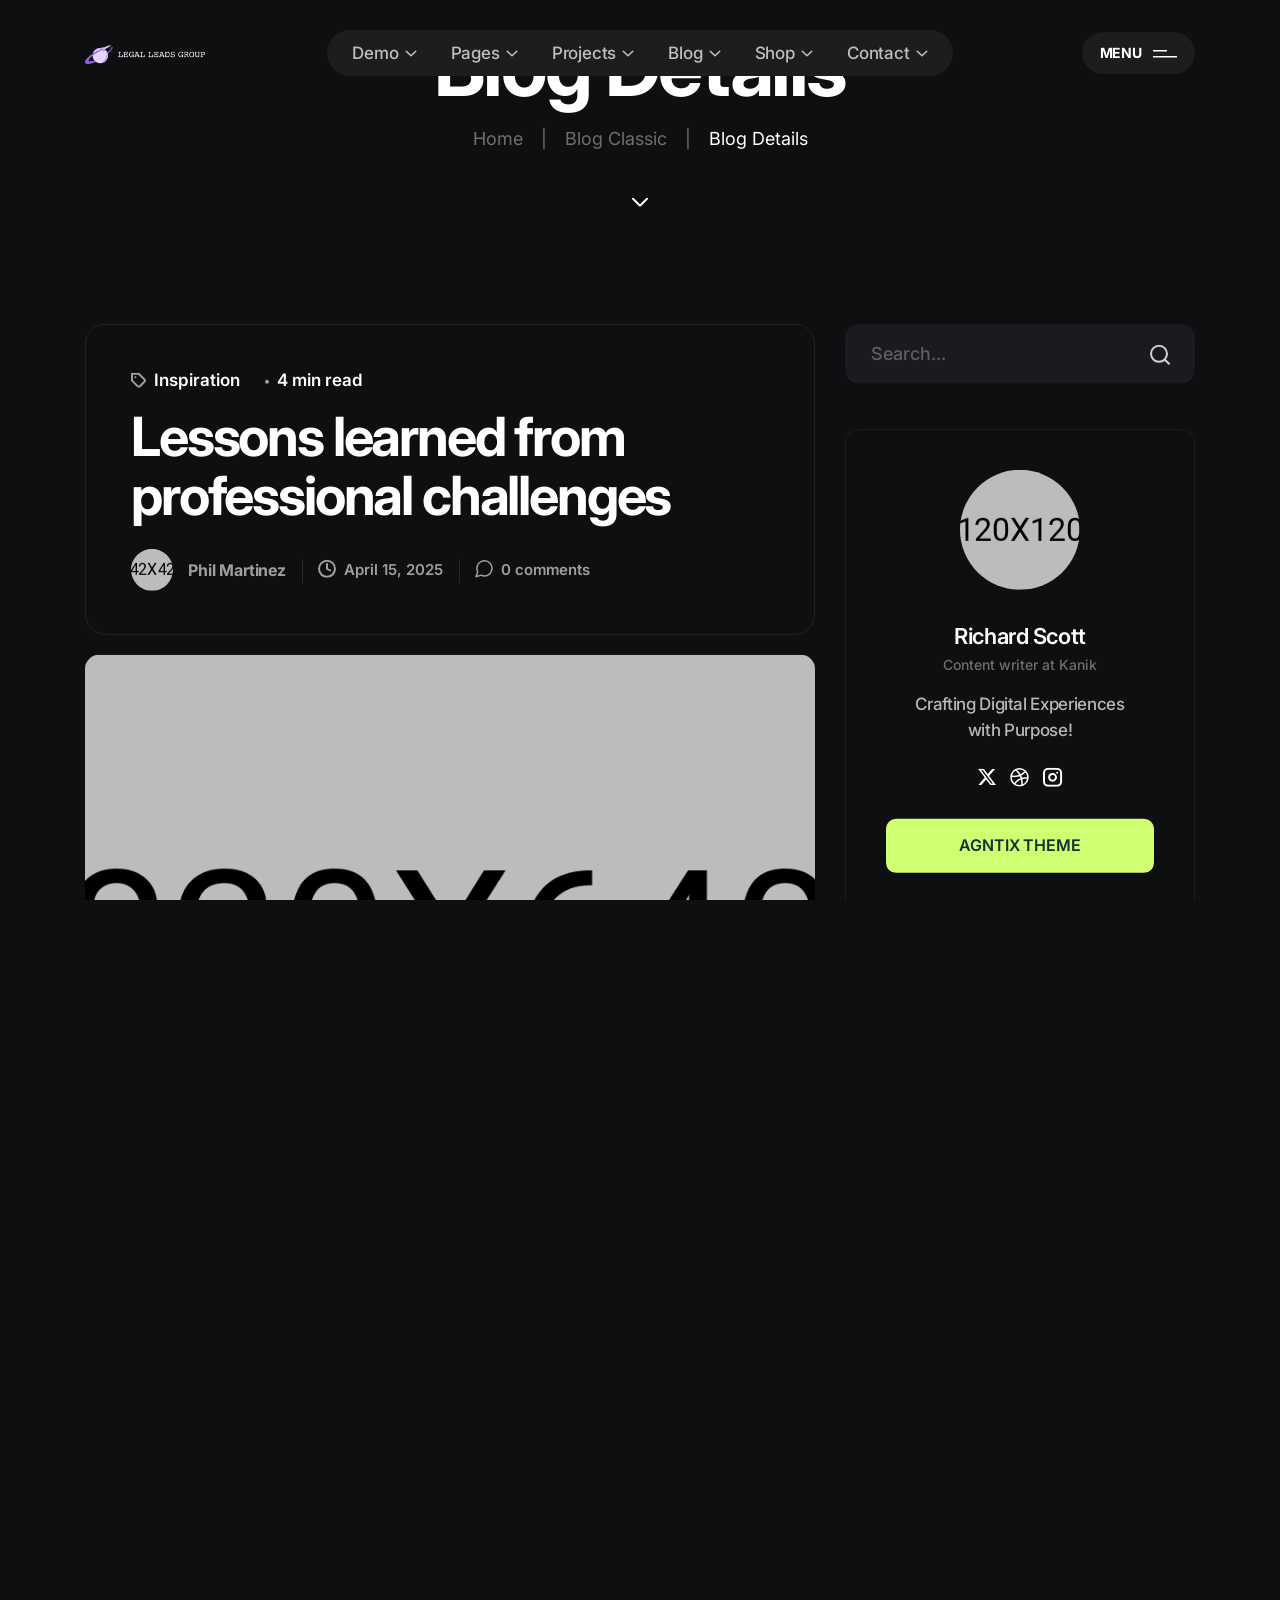
<file: blog-details.html>
<!doctype html>
<html class="no-js" lang="zxx">

<head>

    <meta charset="utf-8">
    <meta http-equiv="x-ua-compatible" content="ie=edge">
    <title>Agntix - Digital Agency & Creative Portfolio HTML Template</title>
    <meta name="description" content="">
    <meta name="viewport" content="width=device-width, initial-scale=1">

    <!-- Place favicon.ico in the root directory -->
    <link rel="shortcut icon" type="image/x-icon" href="assets/img/favicon/favicon.png">

    <!-- CSS here -->
    <link rel="stylesheet" href="assets/css/bootstrap.css">
    <link rel="stylesheet" href="assets/css/slick.css">
    <link rel="stylesheet" href="assets/css/swiper-bundle.css">
    <link rel="stylesheet" href="assets/css/magnific-popup.css">
    <link rel="stylesheet" href="assets/css/font-awesome-pro.css">
    <link rel="stylesheet" href="assets/css/spacing.css">
    <link rel="stylesheet" href="assets/css/main.css">

</head>

<body class="tp-magic-cursor" data-bg-color="#0E0F11">

    <!-- Begin magic cursor -->
    <div id="magic-cursor" class="cursor-white-bg">
        <div id="ball"></div>
    </div>
    <!-- End magic cursor -->

    <!-- preloader -->
    <div id="preloader">
        <div class="preloader">
            <span></span>
            <span></span>
        </div>
    </div>
    <!-- preloader end  -->

    <!-- back to top start -->
    <div class="back-to-top-wrapper">
        <button id="back_to_top" type="button" class="back-to-top-btn">
            <svg width="12" height="7" viewBox="0 0 12 7" fill="none" xmlns="http://www.w3.org/2000/svg">
                <path d="M11 6L6 1L1 6" stroke="currentColor" stroke-width="1.5" stroke-linecap="round" stroke-linejoin="round" />
            </svg>
        </button>
    </div>
    <!-- back to top end -->

    <!-- offcanvas start -->
    <!-- tp-offcanvus-area-start -->
    <div class="tp-offcanvas-area">
        <div class="tp-offcanvas-wrapper offcanvas-black-bg">
            <div class="tp-offcanvas-top d-flex align-items-center justify-content-between">
                <div class="tp-offcanvas-logo">
                    <a href="index.html">
                        <img class="logo-1" data-width="120" src="assets/img/logo/logo-black.png" alt="">
                        <img class="logo-2" data-width="120" src="assets/img/logo/logo-white.png" alt="">
                    </a>
                </div>
                <div class="tp-offcanvas-close">
                    <button class="tp-offcanvas-close-btn">
                        <svg width="37" height="38" viewBox="0 0 37 38" fill="none" xmlns="http://www.w3.org/2000/svg">
                            <path d="M9.19141 9.80762L27.5762 28.1924" stroke="currentColor" stroke-width="1.5" stroke-linecap="round" stroke-linejoin="round" />
                            <path d="M9.19141 28.1924L27.5762 9.80761" stroke="currentColor" stroke-width="1.5" stroke-linecap="round" stroke-linejoin="round" />
                        </svg>
                    </button>
                </div>
            </div>
            <div class="tp-offcanvas-main">
                <div class="tp-offcanvas-content d-none d-xl-block">
                    <h3 class="tp-offcanvas-title">Hello There!</h3>
                    <p>Lorem ipsum dolor sit amet, consectetur adipiscing elit, </p>
                </div>
                <div class="tp-offcanvas-menu d-xl-none">
                    <nav></nav>
                </div>
                <div class="tp-offcanvas-gallery d-none d-xl-block">
                    <div class="row gx-2">
                        <div class="col-md-3 col-3">
                            <div class="tp-offcanvas-gallery-img fix">
                                <a class="popup-image" href="assets/img/offcanvas/offcanvas-1.jpg"><img src="assets/img/offcanvas/offcanvas-1.jpg" alt=""></a>
                            </div>
                        </div>
                        <div class="col-md-3 col-3">
                            <div class="tp-offcanvas-gallery-img fix">
                                <a class="popup-image" href="assets/img/offcanvas/offcanvas-2.jpg"><img src="assets/img/offcanvas/offcanvas-2.jpg" alt=""></a>
                            </div>
                        </div>
                        <div class="col-md-3 col-3">
                            <div class="tp-offcanvas-gallery-img fix">
                                <a class="popup-image" href="assets/img/offcanvas/offcanvas-3.jpg"><img src="assets/img/offcanvas/offcanvas-3.jpg" alt=""></a>
                            </div>
                        </div>
                        <div class="col-md-3 col-3">
                            <div class="tp-offcanvas-gallery-img fix">
                                <a class="popup-image" href="assets/img/offcanvas/offcanvas-4.jpg"><img src="assets/img/offcanvas/offcanvas-4.jpg" alt=""></a>
                            </div>
                        </div>
                    </div>
                </div>
                <div class="tp-offcanvas-contact">
                    <h3 class="tp-offcanvas-title sm">Information</h3>
                    <ul>
                        <li><a href="tel:1245654">+ 4 20 7700 1007</a></li>
                        <li><a href="mailto:hello@diego.com">hello@diego.com</a></li>
                        <li><a href="#">Avenue de Roma 158b, Lisboa</a></li>
                    </ul>
                </div>
                <div class="tp-offcanvas-social">
                    <h3 class="tp-offcanvas-title sm">Follow Us</h3>
                    <ul>
                        <li>
                            <a href="#">
                                <svg width="16" height="16" viewBox="0 0 16 16" fill="none" xmlns="http://www.w3.org/2000/svg">
                                    <path d="M11.25 1.5H4.75C2.95507 1.5 1.5 2.95507 1.5 4.75V11.25C1.5 13.0449 2.95507 14.5 4.75 14.5H11.25C13.0449 14.5 14.5 13.0449 14.5 11.25V4.75C14.5 2.95507 13.0449 1.5 11.25 1.5Z" stroke="currentColor" stroke-width="1.5" stroke-linecap="round" stroke-linejoin="round" />
                                    <path d="M10.6016 7.5907C10.6818 8.13166 10.5894 8.68414 10.3375 9.16955C10.0856 9.65497 9.68711 10.0486 9.19862 10.2945C8.71014 10.5404 8.15656 10.6259 7.61663 10.5391C7.0767 10.4522 6.57791 10.1972 6.19121 9.81055C5.80451 9.42385 5.54959 8.92506 5.46271 8.38513C5.37583 7.8452 5.46141 7.29163 5.70728 6.80314C5.95315 6.31465 6.34679 5.91613 6.83221 5.66425C7.31763 5.41238 7.87011 5.31998 8.41107 5.4002C8.96287 5.48202 9.47372 5.73915 9.86817 6.1336C10.2626 6.52804 10.5197 7.0389 10.6016 7.5907Z" stroke="currentColor" stroke-width="1.5" stroke-linecap="round" stroke-linejoin="round" />
                                    <path d="M11.5742 4.42578H11.5842" stroke="currentColor" stroke-width="1.5" stroke-linecap="round" stroke-linejoin="round" />
                                </svg>
                            </a>
                        </li>
                        <li>
                            <a href="#">
                                <svg width="18" height="18" viewBox="0 0 18 18" fill="none" xmlns="http://www.w3.org/2000/svg">
                                    <path d="M2.50589 12.7494C4.57662 16.336 9.16278 17.5648 12.7494 15.4941C14.2113 14.65 15.2816 13.388 15.8962 11.9461C16.7895 9.85066 16.7208 7.37526 15.4941 5.25063C14.2674 3.12599 12.1581 1.82872 9.89669 1.55462C8.34063 1.366 6.71259 1.66183 5.25063 2.50589C1.66403 4.57662 0.435172 9.16278 2.50589 12.7494Z" stroke="currentColor" stroke-width="1.5" />
                                    <path d="M12.7127 15.4292C12.7127 15.4292 12.0086 10.4867 10.5011 7.87559C8.99362 5.26451 5.28935 2.57155 5.28935 2.57155M5.68449 15.6124C6.79553 12.2606 12.34 8.54524 16.3975 9.43537M12.311 2.4082C11.1953 5.72344 5.75732 9.38453 1.71875 8.58915" stroke="currentColor" stroke-width="1.5" stroke-linecap="round" />
                                </svg>
                            </a>
                        </li>
                        <li>
                            <a href="#">
                                <svg width="18" height="11" viewBox="0 0 18 11" fill="none" xmlns="http://www.w3.org/2000/svg">
                                    <path d="M1 5.5715H6.33342C7.62867 5.5715 8.61917 6.56199 8.61917 7.85725C8.61917 9.15251 7.62867 10.143 6.33342 10.143H1.76192C1.30477 10.143 1 9.83823 1 9.38108V1.76192C1 1.30477 1.30477 1 1.76192 1H5.5715C6.86676 1 7.85725 1.99049 7.85725 3.28575C7.85725 4.58101 6.86676 5.5715 5.5715 5.5715H1Z" stroke="currentColor" stroke-width="1.5" stroke-miterlimit="10"></path>
                                    <path d="M10.9062 7.09454H17.0016C17.0016 5.41832 15.6301 4.04688 13.9539 4.04688C12.2777 4.04688 10.9062 5.41832 10.9062 7.09454ZM10.9062 7.09454C10.9062 8.77076 12.2777 10.1422 13.9539 10.1422H15.2492" stroke="currentColor" stroke-width="1.5" stroke-miterlimit="10" stroke-linecap="round" stroke-linejoin="round"></path>
                                    <path d="M16.1125 1.44434H11.668" stroke="currentColor" stroke-width="1.2" stroke-miterlimit="10" stroke-linecap="round" stroke-linejoin="round"></path>
                                </svg>
                            </a>
                        </li>
                        <li>
                            <a href="#">
                                <svg width="18" height="14" viewBox="0 0 18 14" fill="none" xmlns="http://www.w3.org/2000/svg">
                                    <path d="M12.75 13H5.25C3 13 1.5 11.5 1.5 9.25V4.75C1.5 2.5 3 1 5.25 1H12.75C15 1 16.5 2.5 16.5 4.75V9.25C16.5 11.5 15 13 12.75 13Z" stroke="currentColor" stroke-width="1.5" stroke-miterlimit="10" stroke-linecap="round" stroke-linejoin="round" />
                                    <path d="M8.70676 5.14837L10.8006 6.40465C11.5543 6.90716 11.5543 7.66093 10.8006 8.16344L8.70676 9.41972C7.86923 9.92224 7.19922 9.50348 7.19922 8.5822V6.06964C7.19922 4.98086 7.86923 4.64585 8.70676 5.14837Z" fill="currentColor" />
                                </svg>
                            </a>
                        </li>
                    </ul>
                </div>
            </div>
        </div>
    </div>
    <div class="body-overlay"></div>
    <!-- tp-offcanvus-area-end -->
    <!-- offcanvas end -->

    <!-- header area start -->

    <!-- header area start -->
    <div id="header-sticky" class="tp-header-area tp-header-inner-style header-inner-white tp-header-ptb tp-header-blur sticky-black-bg header-transparent mt-30">
        <div class="container container-1750">
            <div class="row align-items-center">
                <div class="col-xl-2 col-lg-6 col-6">
                    <div class="tp-header-logo">
                        <a href="index.html">
                            <img data-width="120" class="logo-white" src="assets/img/logo/logo-white.png" alt="">
                            <img data-width="120" class="logo-black d-none" src="assets/img/logo/logo-white.png" alt="">
                        </a>
                    </div>
                </div>
                <div class="col-xl-8 d-none d-xl-block">
                    <div class="tp-header-box text-center">
                        <div class="tp-header-menu tp-header-dropdown dropdown-black-bg">
                            <nav class="tp-mobile-menu-active">
                                <ul>
                                    <li class="has-dropdown">
                                        <a href="index.html">Demo</a>
                                        <div class="tp-megamenu-wrapper mega-menu megamenu-black-bg">
                                            <div class="row gx-0">
                                                <div class="col-xl-2">
                                                    <div class="tp-megamenu-list">
                                                        <h4 class="tp-megamenu-title">Home Light Version</h4>
                                                        <ul>
                                                            <li><a href="index.html">Modern Agency <span class="pop">Popular</span></a></li>
                                                            <li><a href="index-design-studio-light.html">Design Studio</a></li>
                                                            <li><a href="index-digital-marketing-light.html">Digital Marketing <span class="new">Trending</span></a></li>
                                                            <li><a href="index-creative-studio-light.html">Creative Studio</a></li>
                                                            <li><a href="index-design-agency-light.html">Design Agency</a></li>
                                                            <li><a href="index-creative-agency-light.html">Creative Agency</a></li>
                                                            <li><a href="index-architecture-hub-light.html">Architecture Hub <span class="hot">Hot</span></a></li>
                                                            <li><a href="index-unique-ai-image-light.html">AI Image Genaretor</a></li>
                                                        </ul>
                                                    </div>
                                                </div>
                                                <div class="col-xl-2">
                                                    <div class="tp-megamenu-list">
                                                        <h4 class="tp-megamenu-title">Home Dark Version</h4>
                                                        <ul>
                                                            <li><a href="index-dark.html">Modern Agency</a></li>
                                                            <li><a href="index-design-studio-dark.html">Design Studio <span class="hot">Hot</span></a></li>
                                                            <li><a href="index-digital-marketing-dark.html">Digital Marketing</a></li>
                                                            <li><a href="index-creative-studio-dark.html">Creative Studio</a></li>
                                                            <li><a href="index-design-agency-dark.html">Design Agency <span class="hot">Hot</span></a></li>
                                                            <li><a href="index-creative-agency-dark.html">Creative Agency <span class="pop">Popular</span></a></li>
                                                            <li><a href="index-architecture-hub-dark.html">Architecture Hub </a></li>
                                                            <li><a href="index-unique-ai-image-dark.html">AI Image Genaretor <span class="hot">Hot</span></a></li>
                                                        </ul>
                                                    </div>
                                                </div>
                                                <div class="col-xl-2">
                                                    <div class="tp-megamenu-list">
                                                        <h4 class="tp-megamenu-title">Home Light Version</h4>
                                                        <ul>
                                                            <li><a href="index-corporate-agency-light.html">Corporate Agency</a></li>
                                                            <li><a href="index-mobile-application-light.html">Mobile App <span class="pop">Popular</span></a></li>
                                                            <li><a href="index-it-solution-light.html">IT Solutions <span class="hot">Hot</span></a></li>
                                                            <li><a href="index-cryptocurrency-light.html">Cryptocurrency</a></li>
                                                            <li><a href="index-startup-agency-light.html">Startup Agency <span class="pop">Popular</span></a></li>
                                                            <li><a href="index-fashion-studio-light.html">Fashion Studio</a></li>
                                                            <li><a href="index-personal-portfolio-light.html">Personal Portfolio</a></li>
                                                            <li><a href="index-shop-modern-light.html">Shop Home <span class="hot">Hot</span></a></li>
                                                        </ul>
                                                    </div>
                                                </div>
                                                <div class="col-xl-2">
                                                    <div class="tp-megamenu-list">
                                                        <h4 class="tp-megamenu-title">Home Dark Version</h4>
                                                        <ul>
                                                            <li><a href="index-corporate-agency-dark.html">Corporate Agency <span class="hot">Hot</span></a></li>
                                                            <li><a href="index-mobile-application-dark.html">Mobile App</a></li>
                                                            <li><a href="index-it-solution-dark.html">IT Solutions</a></li>
                                                            <li><a href="index-cryptocurrency-dark.html">Cryptocurrency <span class="new">Trending</span></a></li>
                                                            <li><a href="index-startup-agency-dark.html">Startup Agency</a></li>
                                                            <li><a href="index-fashion-studio-dark.html">Fashion Studio <span class="pop">Popular</span></a></li>
                                                            <li><a href="index-personal-portfolio-dark.html">Personal Portfolio</a></li>
                                                            <li><a href="index-shop-modern-dark.html">Shop Home</a></li>
                                                        </ul>
                                                    </div>
                                                </div>
                                                <div class="col-xl-2">
                                                    <div class="tp-megamenu-list">
                                                        <h4 class="tp-megamenu-title">Showcases</h4>
                                                        <ul>
                                                            <li><a href="portfolio-webgl-showcase.html">Webgl Showcase <span class="hot">Hot</span></a></li>
                                                            <li><a href="portfolio-coverflow-slider.html">Coverflow Slider</a></li>
                                                            <li><a href="portfolio-creative-thumb-slider.html">Creative Thumb Slider <span class="hot">Hot</span></a></li>
                                                            <li><a href="portfolio-creative-skew-slider.html">Creative Skew Slider <span class="hot">Hot</span></a></li>
                                                            <li><a href="portfolio-creative-text-slider.html">Creative Text Slider</a></li>
                                                            <li><a href="portfolio-parallax-slider.html">Parallax Slider</a></li>
                                                            <li><a href="portfolio-perspective-slider.html">Paspective Showcase <span class="hot">Hot</span></a></li>
                                                            <li><a href="portfolio-horizontal-showcase.html">Horizontal Showcase</a></li>
                                                        </ul>
                                                    </div>
                                                </div>
                                                <div class="col-xl-2">
                                                    <div class="tp-megamenu-list">
                                                        <h4 class="tp-megamenu-title">Showcases</h4>
                                                        <ul>
                                                            <li><a href="portfolio-wrapper-slider.html">Wrapper Slider <span class="hot">Hot</span></a></li>
                                                            <li><a href="portfolio-slicer.html">Portfolio slicer <span class="hot">Hot</span></a></li>
                                                            <li><a href="portfolio-showcase.html">Portfolio Showcase</a></li>
                                                            <li><a href="brand-showcase.html">Brand Showcase</a></li>
                                                            <li><a href="portfolio-interactive-with-hover.html">Interactive with hover <span class="hot">Hot</span></a></li>
                                                            <li><a href="portfolio-interactive-with-scroll.html">Interactive with Scroll</a></li>
                                                            <li><a href="portfolio-slider-elegant.html">Slider Elegant</a></li>
                                                        </ul>
                                                    </div>
                                                </div>
                                            </div>
                                        </div>
                                    </li>
                                    <li class="has-dropdown">
                                        <a href="#">Pages</a>
                                        <div class="tp-megamenu-wrapper mega-menu megamenu-black-bg">
                                            <div class="row gx-0">
                                                <div class="col-xl-2">
                                                    <div class="tp-megamenu-list">
                                                        <h4 class="tp-megamenu-title">About Light Version</h4>
                                                        <ul>
                                                            <li><a href="about-me-light.html">About Me</a></li>
                                                            <li><a href="about-us-light.html">About Us</a></li>
                                                            <li><a href="about-modern-light.html">Modern About</a></li>
                                                            <li><a href="about-creative-light.html">Creative About</a></li>
                                                            <li><a href="about-startup-light.html">Startup About</a></li>
                                                            <li><a href="career-light.html">Carrer</a></li>
                                                        </ul>
                                                    </div>
                                                </div>
                                                <div class="col-xl-2">
                                                    <div class="tp-megamenu-list">
                                                        <h4 class="tp-megamenu-title">About Dark Version</h4>
                                                        <ul>
                                                            <li><a href="about-me-dark.html">About Me</a></li>
                                                            <li><a href="about-us-dark.html">About Us</a></li>
                                                            <li><a href="about-modern-dark.html">Modern About</a></li>
                                                            <li><a href="about-creative-dark.html">Creative About</a></li>
                                                            <li><a href="about-startup-dark.html">Startup About</a></li>
                                                            <li><a href="career-dark.html">Carrer</a></li>
                                                        </ul>
                                                    </div>
                                                </div>
                                                <div class="col-xl-2">
                                                    <div class="tp-megamenu-list">
                                                        <h4 class="tp-megamenu-title">Services Light Version</h4>
                                                        <ul>
                                                            <li><a href="service-1-light.html">Services</a></li>
                                                            <li><a href="service-2-light.html">Corporate Services</a></li>
                                                            <li><a href="service-3-light.html">Startup Services</a></li>
                                                            <li><a href="service-4-light.html">Modern Services</a></li>
                                                            <li><a href="service-details-light.html">Services Details</a></li>
                                                            <li><a href="service-details-2-light.html">Services Details 02</a></li>
                                                        </ul>
                                                    </div>
                                                </div>
                                                <div class="col-xl-2">
                                                    <div class="tp-megamenu-list">
                                                        <h4 class="tp-megamenu-title">Services Dark Version</h4>
                                                        <ul>
                                                            <li><a href="service-1-dark.html">Services</a></li>
                                                            <li><a href="service-2-dark.html">Corporate Services</a></li>
                                                            <li><a href="service-3-dark.html">Startup Services</a></li>
                                                            <li><a href="service-4-dark.html">Modern Services</a></li>
                                                            <li><a href="service-details-dark.html">Services Details</a></li>
                                                            <li><a href="service-details-2-dark.html">Services Details 02</a></li>
                                                        </ul>
                                                    </div>
                                                </div>
                                                <div class="col-xl-2">
                                                    <div class="tp-megamenu-list">
                                                        <h4 class="tp-megamenu-title">Special Pages Light</h4>
                                                        <ul>
                                                            <li><a href="career-details-light.html">Careers Details</a></li>
                                                            <li><a href="pricing-light.html">Pricing</a></li>
                                                            <li><a href="team-light.html">Team</a></li>
                                                            <li><a href="team-details-light.html">Team Details</a></li>
                                                            <li><a href="faq-light.html">FAQ’s</a></li>
                                                            <li><a href="error-light.html">404 Page</a></li>
                                                        </ul>
                                                    </div>
                                                </div>
                                                <div class="col-xl-2">
                                                    <div class="tp-megamenu-list">
                                                        <h4 class="tp-megamenu-title">Special Pages Dark</h4>
                                                        <ul>
                                                            <li><a href="career-details-dark.html">Careers Details</a></li>
                                                            <li><a href="pricing-dark.html">Pricing</a></li>
                                                            <li><a href="team-dark.html">Team</a></li>
                                                            <li><a href="team-details-dark.html">Team Details</a></li>
                                                            <li><a href="faq-dark.html">FAQ’s</a></li>
                                                            <li><a href="error-dark.html">404 Page</a></li>
                                                        </ul>
                                                    </div>
                                                </div>
                                            </div>
                                        </div>
                                    </li>
                                    <li class="has-dropdown">
                                        <a href="portfolio-metro.html">Projects</a>
                                        <div class="tp-megamenu-wrapper mega-menu megamenu-black-bg">
                                            <div class="row gx-0">
                                                <div class="col-xl-10">
                                                    <div class="row gx-0">
                                                        <div class="col-xl-3">
                                                            <div class="tp-megamenu-list">
                                                                <h4 class="tp-megamenu-title">Portfolio Grid</h4>
                                                                <ul>
                                                                    <li><a href="portfolio-col-2.html">Two Columns</a></li>
                                                                    <li><a href="portfolio-col-3.html">Three Columns</a></li>
                                                                    <li><a href="portfolio-col-4.html">Four Columns Wide</a></li>
                                                                    <li><a href="portfolio-masonry.html">Masonry</a></li>
                                                                    <li><a href="portfolio-metro.html">Portfolio Metro</a></li>
                                                                    <li><a href="portfolio-pinterest.html">Portfolio Pinterest</a></li>
                                                                    <li><a href="portfolio-horizontal-showcase.html">Horizontal Showcase</a></li>
                                                                </ul>
                                                            </div>
                                                        </div>
                                                        <div class="col-xl-3">
                                                            <div class="tp-megamenu-list">
                                                                <h4 class="tp-megamenu-title">Showcases</h4>
                                                                <ul>
                                                                    <li><a href="portfolio-webgl-showcase.html">Webgl Showcase</a></li>
                                                                    <li><a href="portfolio-coverflow-slider.html">Coverflow Slider</a></li>
                                                                    <li><a href="portfolio-creative-thumb-slider.html">Creative Thumb Slider</a></li>
                                                                    <li><a href="portfolio-creative-skew-slider.html">Creative Skew Slider</a></li>
                                                                    <li><a href="portfolio-creative-text-slider.html">Creative Text Slider</a></li>
                                                                    <li><a href="portfolio-parallax-slider.html">Parallax Slider</a></li>
                                                                    <li><a href="portfolio-perspective-slider.html">Paspective Showcase</a></li>
                                                                </ul>
                                                            </div>
                                                        </div>
                                                        <div class="col-xl-3">
                                                            <div class="tp-megamenu-list">
                                                                <h4 class="tp-megamenu-title">Showcases</h4>
                                                                <ul>
                                                                    <li><a href="portfolio-wrapper-slider.html">Wrapper Slider</a></li>
                                                                    <li><a href="portfolio-slicer.html">Portfolio slicer</a></li>
                                                                    <li><a href="portfolio-showcase.html">Portfolio Showcase</a></li>
                                                                    <li><a href="brand-showcase.html">Brand Showcase</a></li>
                                                                    <li><a href="portfolio-interactive-with-hover.html">Interactive with hover</a></li>
                                                                    <li><a href="portfolio-interactive-with-scroll.html">Interactive with Scroll</a></li>
                                                                    <li><a href="portfolio-slider-elegant.html">Slider Elegant</a></li>
                                                                </ul>
                                                            </div>
                                                        </div>
                                                        <div class="col-xl-3">
                                                            <div class="tp-megamenu-list">
                                                                <h4 class="tp-megamenu-title">Single Projects</h4>
                                                                <ul>
                                                                    <li><a href="portfolio-details-classic-stack.html">Classic Stack</a></li>
                                                                    <li><a href="portfolio-details-creative-slider.html">Creative Slider</a></li>
                                                                    <li><a href="portfolio-details-gallery.html">Gallery</a></li>
                                                                    <li><a href="portfolio-details-modern.html">Modern</a></li>
                                                                    <li><a href="portfolio-details-video.html">Video</a></li>
                                                                    <li><a href="portfolio-details-image-comparison.html">Image Comparison</a></li>
                                                                    <li><a href="portfolio-details-custom-light.html">Custom Light</a></li>
                                                                </ul>
                                                            </div>
                                                        </div>
                                                    </div>
                                                </div>
                                                <div class="col-xl-2">
                                                    <div class="tp-megamenu-list">
                                                        <div class="tp-megamenu-thumb">
                                                            <img src="assets/img/menu/menu-1.png" alt="">
                                                        </div>
                                                    </div>
                                                </div>
                                            </div>
                                        </div>
                                    </li>
                                    <li class="has-dropdown">
                                        <a href="blog-list.html">Blog</a>
                                        <ul class="tp-submenu submenu">
                                            <li><a href="blog-standard.html">Blog Classic</a></li>
                                            <li><a href="blog-standard-light.html">Blog Classic Light</a></li>
                                            <li><a href="blog-list.html">Blog Listing</a></li>
                                            <li><a href="blog-list-light.html">Blog Listing Light</a></li>
                                            <li class="menu-item-has-children">
                                                <a href="blog-grid.html">Grid Layout</a>
                                                <ul class="tp-submenu submenu">
                                                    <li><a href="blog-grid-2-col.html">2 Columns</a></li>
                                                    <li><a href="blog-grid-2-col-light.html">2 Columns Light</a></li>
                                                    <li><a href="blog-grid.html">3 Columns</a></li>
                                                    <li><a href="blog-grid-light.html">3 Columns Light</a></li>
                                                    <li><a href="blog-grid-with-sidebar.html">2 Col + sidebar</a></li>
                                                    <li><a href="blog-grid-with-sidebar-light.html">2 Col + sidebar Light</a></li>
                                                </ul>
                                            </li>
                                            <li><a href="blog-masonry.html">Masonry Grid</a></li>
                                            <li><a href="blog-masonry-light.html">Masonry Grid Light</a></li>
                                            <li class="menu-item-has-children"><a href="blog-details-without-sidebar.html">Single Layouts</a>
                                                <ul class="tp-submenu submenu">
                                                    <li><a href="blog-details.html">Blog Single Post</a></li>
                                                    <li><a href="blog-details-light.html">Blog Single Post Light</a></li>
                                                    <li><a href="blog-details-without-sidebar.html">Blog No Sidebar</a></li>
                                                    <li><a href="blog-details-without-sidebar-light.html">Blog No Sidebar Light</a></li>
                                                </ul>
                                            </li>
                                        </ul>
                                    </li>
                                    <li class="has-dropdown">
                                        <a href="index-shop-modern-dark.html">Shop</a>
                                        <ul class="tp-submenu submenu">
                                            <li><a href="index-shop-modern-light.html">Shop Modern</a></li>
                                            <li><a href="index-shop-modern-dark.html">Shop Modern Dark</a></li>
                                            <li><a href="index-shop-with-slider-light.html">Shop With Slider</a></li>
                                            <li><a href="index-shop-with-slider-dark.html">Shop With Slider Dark</a></li>
                                            <li class="menu-item-has-children"><a href="#">Shop Page</a>
                                                <ul class="tp-submenu submenu">
                                                    <li><a href="shop.html">Shop Page</a></li>
                                                    <li><a href="shop-dark.html">Shop Page Dark</a></li>
                                                    <li><a href="shop-details.html">Shop Details</a></li>
                                                    <li><a href="shop-details-dark.html">Shop Details Dark</a></li>
                                                </ul>
                                            </li>
                                            <li class="menu-item-has-children"><a href="#">My Account</a>
                                                <ul class="tp-submenu submenu">
                                                    <li><a href="my-account.html">My Account</a></li>
                                                    <li><a href="cart.html">Cart</a></li>
                                                    <li><a href="checkout.html">Checkout</a></li>
                                                    <li><a href="wishlist.html">Wishlist</a></li>
                                                    <li><a href="login.html">LogIn</a></li>
                                                    <li><a href="register.html">Register</a></li>
                                                </ul>
                                            </li>
                                        </ul>
                                    </li>
                                    <li class="has-dropdown">
                                        <a href="contact-dark.html">Contact</a>
                                        <ul class="tp-submenu submenu">
                                            <li><a href="contact-me-light.html">Contact Me</a></li>
                                            <li><a href="contact-me-dark.html">Contact Me Dark</a></li>
                                            <li><a href="contact-us-light.html">Contact Us</a></li>
                                            <li><a href="contact-us-dark.html">Contact Us Dark</a></li>
                                            <li><a href="contact.html">Get In Touch</a></li>
                                            <li><a href="contact-dark.html">Get In Touch Dark</a></li>
                                        </ul>
                                    </li>
                                </ul>
                            </nav>
                        </div>
                    </div>
                </div>
                <div class="col-xl-2 col-lg-6 col-6">
                    <div class="tp-header-right text-end">
                        <div class="tp-header-14-bar-wrap ml-20">
                            <button class="tp-header-8-bar tp-offcanvas-open-btn">
                                <span>Menu</span>
                                <span>
                                    <svg width="24" height="8" viewBox="0 0 24 8" fill="none" xmlns="http://www.w3.org/2000/svg">
                                        <path d="M0 0H14V1.5H0V0Z" fill="currentcolor" />
                                        <path d="M0 6H24V7.5H0V6Z" fill="currentcolor" />
                                    </svg>
                                </span>
                            </button>
                        </div>
                    </div>
                </div>
            </div>
        </div>
    </div>
    <!-- header area end -->

    <!-- header area end -->

    <div id="smooth-wrapper">
        <div id="smooth-content">

            <main>

                <!-- breadcurmb area start -->
                <div class="tp-breadcrumb-area tp-breadcrumb-ptb">
                    <div class="container">
                        <div class="row justify-content-center">
                            <div class="col-xxl-12">
                                <div class="tp-breadcrumb-content text-center">
                                    <h3 class="tp-breadcrumb-title">Blog Details</h3>
                                    <div class="tp-breadcrumb-list mb-35">
                                        <span><a href="index.html">Home</a></span>
                                        <span class="dvdr"><i>|</i></span>
                                        <span>Blog Classic</span>
                                        <span class="dvdr"><i>|</i></span>
                                        <span>Blog Details</span>
                                    </div>
                                    <div class="tp-breadcrumb-scrolldown smooth">
                                        <a href="#postbox">
                                            <span>
                                                <svg width="16" height="9" viewBox="0 0 16 9" fill="none" xmlns="http://www.w3.org/2000/svg">
                                                    <path d="M1 1L8 8L15 1" stroke="white" stroke-width="2" stroke-linecap="round" stroke-linejoin="round" />
                                                </svg>
                                            </span>
                                        </a>
                                    </div>
                                </div>
                            </div>
                        </div>
                    </div>
                </div>
                <!-- breadcurmb area end -->

                <!-- postbox area start -->
                <section id="postbox" class="postbox-area pt-110 pb-80">
                    <div class="container container-1330">
                        <div class="row">
                            <div class="col-xxl-8 col-xl-8 col-lg-8">
                                <div class="postbox-wrapper mb-115">
                                    <article class="postbox-details-item item-border mb-20">
                                        <div class="postbox-details-info-wrap">
                                            <div class="postbox-tag postbox-details-tag">
                                                <span>
                                                    <i>
                                                        <svg width="15" height="15" viewBox="0 0 15 15" fill="none" xmlns="http://www.w3.org/2000/svg">
                                                            <path d="M4.39101 4.39135H4.39936M13.6089 8.73899L8.74578 13.6021C8.61979 13.7283 8.47018 13.8283 8.3055 13.8966C8.14082 13.9649 7.9643 14 7.78603 14C7.60777 14 7.43124 13.9649 7.26656 13.8966C7.10188 13.8283 6.95228 13.7283 6.82629 13.6021L1 7.78264V1H7.78264L13.6089 6.82629C13.8616 7.08045 14.0034 7.42427 14.0034 7.78264C14.0034 8.14102 13.8616 8.48483 13.6089 8.73899Z" stroke="white" stroke-opacity="0.6" stroke-width="2" stroke-linecap="round" stroke-linejoin="round" />
                                                        </svg>
                                                    </i>
                                                    Inspiration
                                                </span>
                                                <span>4 min read</span>
                                            </div>
                                            <h4 class="postbox-title fs-54">Lessons learned from professional challenges</h4>
                                            <div class="postbox-details-meta d-flex align-items-center">
                                                <div class="postbox-author-box d-flex align-items-center ">
                                                    <div class="postbox-author-img">
                                                        <img src="assets/img/blog/blog-standard/blog-av-2.jpg" alt="">
                                                    </div>
                                                    <div class="postbox-author-info">
                                                        <h4 class="postbox-author-name">Phil Martinez</h4>
                                                    </div>
                                                </div>
                                                <div class="postbox-meta">
                                                    <i>
                                                        <svg width="18" height="18" viewBox="0 0 18 18" fill="none" xmlns="http://www.w3.org/2000/svg">
                                                            <path d="M9 4.19997V8.99997L12.2 10.6M17 9C17 13.4183 13.4183 17 9 17C4.58172 17 1 13.4183 1 9C1 4.58172 4.58172 1 9 1C13.4183 1 17 4.58172 17 9Z" stroke="white" stroke-opacity="0.6" stroke-width="2" stroke-linecap="round" stroke-linejoin="round" />
                                                        </svg>
                                                    </i>
                                                    <span>April 15, 2025</span>
                                                </div>
                                                <div class="postbox-meta">
                                                    <i>
                                                        <svg width="18" height="18" viewBox="0 0 18 18" fill="none" xmlns="http://www.w3.org/2000/svg">
                                                            <path d="M17 8.55557C17.003 9.72878 16.7289 10.8861 16.2 11.9333C15.5728 13.1882 14.6086 14.2437 13.4155 14.9816C12.2223 15.7195 10.8473 16.1106 9.44443 16.1111C8.27122 16.1142 7.11387 15.8401 6.06666 15.3111L1 17L2.68889 11.9333C2.15994 10.8861 1.88583 9.72878 1.88889 8.55557C1.88943 7.15269 2.28054 5.77766 3.01841 4.58451C3.75629 3.39135 4.81178 2.42719 6.06666 1.80002C7.11387 1.27107 8.27122 0.996966 9.44443 1.00003H9.88887C11.7416 1.10224 13.4916 1.88426 14.8037 3.19634C16.1157 4.50843 16.8978 6.25837 17 8.11113V8.55557Z" stroke="white" stroke-opacity="0.6" stroke-width="1.5" stroke-linecap="round" stroke-linejoin="round" />
                                                        </svg>
                                                    </i>
                                                    <span>0 comments</span>
                                                </div>
                                            </div>
                                        </div>
                                    </article>
                                    <div class="postbox-details-thumb mb-45">
                                        <img class="w-100" src="assets/img/blog/blog-details/blog-details-1.jpg" alt="">
                                    </div>
                                    <div class="postbox-details-text mb-45">
                                        <p class="mb-25">
                                            We love to bring designs to life as a developer, and I aim to do this using whatever front end tools
                                            are necessary. My preferred tools are more modern javascript libraries like React.js but I like to use whatever is best for the websites needs. There are several reasons why a business would consider
                                            a rebrand and it doesn’t necessarily mean the business has been unsuccessful.
                                        </p>
                                        <p>
                                            But in order that you may see whence all this born error of those who accuse pleasure and praise pain, I will open the whole matter, and explain the very things which were said by that discoverer of truth and, as it were, the architect of a happy life.
                                        </p>
                                    </div>
                                    <div class="postbox-details-text mb-40">
                                        <h4 class="postbox-title fs-34">Using a Query</h4>
                                        <p>
                                            We love to bring designs to life as a developer, and I aim to do this using whatever front end tools are necessary. My preferred tools are more modern javascript libraries like React.js but I like to use whatever is best for the websites needs. There are several reasons why a business would consider a rebrand and it doesn’t necessarily mean the business has been unsuccessful.
                                        </p>
                                    </div>
                                    <div class="postbox-details-thumb d-flex align-items-center mb-50">
                                        <div>
                                            <img src="assets/img/blog/blog-details/blog-details-sm-1.jpg" alt="">
                                        </div>
                                        <div>
                                            <img src="assets/img/blog/blog-details/blog-details-sm-2.jpg" alt="">
                                        </div>
                                    </div>
                                    <div class="postbox-details-text mb-50">
                                        <p>
                                            faucibus enim. In aliquam tempus porta. Mauris vel finibus risus. Maecenas egestas mi sed neque finibus, nec faucibus ipsum aliquet. Duis scelerisque at odio vel tempus. Morbi a tincidunt nunc, id rutrum erat. Fusce egestas quam vel facilisis tempor.Morbi non orci elementum, sollicitudin mauris laoreet, luctus est. Donec in mi lorem.
                                        </p>
                                    </div>
                                    <div class="postbox-details-quote-box mb-45">
                                        <blockquote>
                                            <div class="postbox-details-quote-box d-flex align-items-start">
                                                <i>
                                                    <svg width="63" height="50" viewBox="0 0 63 50" fill="none" xmlns="http://www.w3.org/2000/svg">
                                                        <path d="M36.7657 50V39.1608C42.0105 38.4615 45.507 36.7133 47.2552 33.9161C49.0035 31.0023 49.8776 26.9231 49.8776 21.6783L58.4441 23.4266H37.1154V0H62.6399V17.4825C62.6399 25.8741 60.542 33.042 56.3461 38.986C52.2669 44.9301 45.7401 48.6014 36.7657 50ZM0 50V39.1608C5.24476 38.4615 8.74126 36.7133 10.4895 33.9161C12.2378 31.0023 13.1119 26.9231 13.1119 21.6783L21.6783 23.4266H0.34965V0H25.8741V17.4825C25.8741 25.8741 23.7762 33.042 19.5804 38.986C15.5012 44.9301 8.97436 48.6014 0 50Z" fill="white" fill-opacity="0.1" />
                                                    </svg>
                                                </i>
                                                <div class="postbox-details-quote">
                                                    <p>
                                                        “Success is the result of perfection, <br>
                                                        hard work, learning from failure, loyalty, & <br>
                                                        persistence”
                                                    </p>
                                                    <span>Phil Martinez</span>
                                                </div>
                                            </div>
                                        </blockquote>
                                    </div>
                                    <div class="postbox-details-text mb-45">
                                        <p>
                                            faucibus enim. In aliquam tempus porta. Mauris vel finibus risus. Maecenas egestas mi sed neque finibus, nec faucibus ipsum aliquet. Duis scelerisque at odio vel tempus. Morbi a tincidunt nunc, id rutrum erat. Fusce egestas quam vel facilisis tempor.Morbi non orci elementum, sollicitudin mauris laoreet, luctus est. Donec in mi lorem.
                                        </p>
                                    </div>
                                    <div class="postbox-details-text mb-25">
                                        <h4 class="postbox-title fs-34">On the specificity of selectors</h4>
                                        <p>
                                            The specificity of the : <span>not()</span> pseudo-class is the specificity of its argument. The :not() pseudo-class does not add to the selector specificity, unlike other pseudo-classes.
                                        </p>
                                    </div>
                                    <div class="postbox-details-text mb-60">
                                        <p class="mb-30">
                                            The simple <span>selector that</span> : <span>not()</span> takes as an argument can be any of the following:
                                        </p>
                                        <div class="postbox-details-list">
                                            <ul>
                                                <li>Type selector (e.g <span>p, span,</span> etc.)</li>
                                                <li>Class selector (e.g <span>.element, .sidebar,</span> etc.)</li>
                                                <li>ID selector (e. #header)</li>
                                                <li>Pseudo-class selector (e.g <i>:first-child, :last-of-type</i>)</li>
                                            </ul>
                                        </div>
                                    </div>
                                    <div class="postbox-details-code mb-40">
                                        <pre>
li:not(.old)::after {    
    content: "New!";
    color: deepPink;
}
</pre>
                                    </div>
                                    <div class="postbox-details-text mb-50">
                                        <p>
                                            The specificity of the <span>:not()</span> pseudo-class is the specificity of its argument. The :not() pseudo-class does not add to the selector specificity, unlike other pseudo-classes.
                                        </p>
                                    </div>
                                    <div class="postbox-details-tag-wrap d-flex justify-content-between align-items-center">
                                        <div class="postbox-details-tag d-flex align-items-center mb-0">
                                            <span>Tagged with :</span>
                                            <div class="tagcloud">
                                                <a href="#">Blog</a>
                                                <a href="#">Creative</a>
                                                <a href="#">Portfolio</a>
                                                <a href="#">Theme</a>
                                            </div>
                                        </div>
                                        <div class="postbox-details-social">
                                            <a href="#">
                                                <span>
                                                    <svg width="18" height="17" viewBox="0 0 11 15" fill="none" xmlns="http://www.w3.org/2000/svg">
                                                        <path fill-rule="evenodd" clip-rule="evenodd" d="M1.77219 6.41667C1.13333 6.41667 1 6.54137 1 7.13889V8.22222C1 8.81974 1.13333 8.94444 1.77219 8.94444H3.31657V13.2778C3.31657 13.8753 3.4499 14 4.08876 14H5.63314C6.272 14 6.40533 13.8753 6.40533 13.2778V8.94444H8.13944C8.62396 8.94444 8.74881 8.85636 8.88192 8.42063L9.21286 7.3373C9.44088 6.59088 9.30037 6.41667 8.47038 6.41667H6.40533V4.61111C6.40533 4.21224 6.75106 3.88889 7.17752 3.88889H9.3753C10.0142 3.88889 10.1475 3.76419 10.1475 3.16667V1.72222C10.1475 1.1247 10.0142 1 9.3753 1H7.17752C5.04518 1 3.31657 2.61675 3.31657 4.61111V6.41667H1.77219Z" stroke="currentcolor" stroke-width="1.5" stroke-linejoin="round" />
                                                    </svg>
                                                </span>
                                            </a>
                                            <a href="#">
                                                <span>
                                                    <svg width="18" height="17" viewBox="0 0 18 17" fill="none" xmlns="http://www.w3.org/2000/svg">
                                                        <path fill-rule="evenodd" clip-rule="evenodd" d="M5.67227 0H0L6.72535 8.79151L0.430223 16.1665H3.33876L8.09997 10.5886L12.3277 16.1153H18L11.0793 7.06826L11.0915 7.08386L17.0504 0.102701H14.1418L9.71667 5.28701L5.67227 0ZM3.131 1.53968H4.89685L14.869 14.5755H13.1032L3.131 1.53968Z" fill="currentcolor" />
                                                    </svg>
                                                </span>
                                            </a>
                                            <a href="#">
                                                <span>
                                                    <svg width="19" height="19" viewBox="0 0 19 19" fill="none" xmlns="http://www.w3.org/2000/svg">
                                                        <path d="M17.9994 10.5256C17.2116 10.3786 16.4014 10.302 15.5746 10.302C11.025 10.302 6.97863 12.6212 4.39943 16.2214M15.45 3.53634C12.79 6.63763 8.79271 8.61014 4.32318 8.61014C3.17971 8.61014 2.06716 8.48103 1 8.23695M11.7254 17.9135C11.9384 16.8869 12.0503 15.8237 12.0503 14.7345C12.0503 9.39347 9.35944 4.67635 5.25026 1.84649M18 9.45632C18 14.1266 14.1944 17.9126 9.5 17.9126C4.80558 17.9126 1 14.1266 1 9.45632C1 4.78603 4.80558 1 9.5 1C14.1944 1 18 4.78603 18 9.45632Z" stroke="currentcolor" stroke-width="1.5" stroke-linejoin="round" />
                                                    </svg>
                                                </span>
                                            </a>
                                            <a href="#">
                                                <span>
                                                    <svg width="20" height="19" viewBox="0 0 20 19" fill="none" xmlns="http://www.w3.org/2000/svg">
                                                        <path d="M14.2426 4.82562H14.2496M5.27195 1H13.8159C16.1752 1 18.0878 2.90279 18.0878 5.25V13.75C18.0878 16.0972 16.1752 18 13.8159 18H5.27195C2.91262 18 1 16.0972 1 13.75V5.25C1 2.90279 2.91262 1 5.27195 1ZM12.9615 8.96482C13.0669 9.67223 12.9455 10.3947 12.6144 11.0295C12.2833 11.6643 11.7595 12.179 11.1174 12.5005C10.4753 12.8221 9.74767 12.934 9.03796 12.8204C8.32825 12.7067 7.67263 12.3734 7.16433 11.8677C6.65603 11.362 6.32096 10.7098 6.20675 10.0037C6.09255 9.29764 6.20504 8.57373 6.52823 7.93494C6.85141 7.29615 7.36883 6.775 8.00688 6.44563C8.64494 6.11625 9.37115 5.99542 10.0822 6.10032C10.8075 6.20732 11.479 6.54356 11.9975 7.05938C12.516 7.5752 12.854 8.24324 12.9615 8.96482Z" stroke="currentcolor" stroke-width="2" stroke-linecap="round" stroke-linejoin="round" />
                                                    </svg>
                                                </span>
                                            </a>
                                        </div>
                                    </div>
                                    <div class="postbox-details-author mt-30">
                                        <div class="sidebar-widget-author d-flex align-items-start">
                                            <div class="sidebar-widget-author-img">
                                                <img src="assets/img/blog/blog-standard/blog-av-1.jpg" alt="">
                                            </div>
                                            <div class="postbox-details-content">
                                                <div class="sidebar-widget-author-content">
                                                    <span>About Author</span>
                                                    <h4 class="sidebar-widget-author-name">Peter Bowman</h4>
                                                    <p>
                                                        Phasellus et ipsum justo. Aenean fringilla a fermentum mauris non venenatis. <br>
                                                        Praesent at nulla aliquam ligula.
                                                    </p>
                                                </div>
                                                <div class="sidebar-widget-author-social">
                                                    <a href="#">
                                                        <span>
                                                            <svg width="18" height="17" viewBox="0 0 11 15" fill="none" xmlns="http://www.w3.org/2000/svg">
                                                                <path fill-rule="evenodd" clip-rule="evenodd" d="M1.77219 6.41667C1.13333 6.41667 1 6.54137 1 7.13889V8.22222C1 8.81974 1.13333 8.94444 1.77219 8.94444H3.31657V13.2778C3.31657 13.8753 3.4499 14 4.08876 14H5.63314C6.272 14 6.40533 13.8753 6.40533 13.2778V8.94444H8.13944C8.62396 8.94444 8.74881 8.85636 8.88192 8.42063L9.21286 7.3373C9.44088 6.59088 9.30037 6.41667 8.47038 6.41667H6.40533V4.61111C6.40533 4.21224 6.75106 3.88889 7.17752 3.88889H9.3753C10.0142 3.88889 10.1475 3.76419 10.1475 3.16667V1.72222C10.1475 1.1247 10.0142 1 9.3753 1H7.17752C5.04518 1 3.31657 2.61675 3.31657 4.61111V6.41667H1.77219Z" stroke="currentcolor" stroke-width="1.5" stroke-linejoin="round" />
                                                            </svg>
                                                        </span>
                                                    </a>
                                                    <a href="#">
                                                        <span>
                                                            <svg width="18" height="17" viewBox="0 0 18 17" fill="none" xmlns="http://www.w3.org/2000/svg">
                                                                <path fill-rule="evenodd" clip-rule="evenodd" d="M5.67227 0H0L6.72535 8.79151L0.430223 16.1665H3.33876L8.09997 10.5886L12.3277 16.1153H18L11.0793 7.06826L11.0915 7.08386L17.0504 0.102701H14.1418L9.71667 5.28701L5.67227 0ZM3.131 1.53968H4.89685L14.869 14.5755H13.1032L3.131 1.53968Z" fill="currentcolor" />
                                                            </svg>
                                                        </span>
                                                    </a>
                                                    <a href="#">
                                                        <span>
                                                            <svg width="19" height="19" viewBox="0 0 19 19" fill="none" xmlns="http://www.w3.org/2000/svg">
                                                                <path d="M17.9994 10.5256C17.2116 10.3786 16.4014 10.302 15.5746 10.302C11.025 10.302 6.97863 12.6212 4.39943 16.2214M15.45 3.53634C12.79 6.63763 8.79271 8.61014 4.32318 8.61014C3.17971 8.61014 2.06716 8.48103 1 8.23695M11.7254 17.9135C11.9384 16.8869 12.0503 15.8237 12.0503 14.7345C12.0503 9.39347 9.35944 4.67635 5.25026 1.84649M18 9.45632C18 14.1266 14.1944 17.9126 9.5 17.9126C4.80558 17.9126 1 14.1266 1 9.45632C1 4.78603 4.80558 1 9.5 1C14.1944 1 18 4.78603 18 9.45632Z" stroke="currentcolor" stroke-width="1.5" stroke-linejoin="round" />
                                                            </svg>
                                                        </span>
                                                    </a>
                                                    <a href="#">
                                                        <span>
                                                            <svg width="20" height="19" viewBox="0 0 20 19" fill="none" xmlns="http://www.w3.org/2000/svg">
                                                                <path d="M14.2426 4.82562H14.2496M5.27195 1H13.8159C16.1752 1 18.0878 2.90279 18.0878 5.25V13.75C18.0878 16.0972 16.1752 18 13.8159 18H5.27195C2.91262 18 1 16.0972 1 13.75V5.25C1 2.90279 2.91262 1 5.27195 1ZM12.9615 8.96482C13.0669 9.67223 12.9455 10.3947 12.6144 11.0295C12.2833 11.6643 11.7595 12.179 11.1174 12.5005C10.4753 12.8221 9.74767 12.934 9.03796 12.8204C8.32825 12.7067 7.67263 12.3734 7.16433 11.8677C6.65603 11.362 6.32096 10.7098 6.20675 10.0037C6.09255 9.29764 6.20504 8.57373 6.52823 7.93494C6.85141 7.29615 7.36883 6.775 8.00688 6.44563C8.64494 6.11625 9.37115 5.99542 10.0822 6.10032C10.8075 6.20732 11.479 6.54356 11.9975 7.05938C12.516 7.5752 12.854 8.24324 12.9615 8.96482Z" stroke="currentcolor" stroke-width="2" stroke-linecap="round" stroke-linejoin="round" />
                                                            </svg>
                                                        </span>
                                                    </a>
                                                </div>
                                            </div>
                                        </div>
                                    </div>
                                </div>
                            </div>
                            <div class="col-xxl-4 col-xl-4 col-lg-4">
                                <div class="sidebar-wrapper">
                                    <div class="sidebar-widget mb-45">
                                        <div class="sidebar-search">
                                            <form action="#">
                                                <div class="sidebar-search-input">
                                                    <input type="text" placeholder="Search...">
                                                    <button type="submit">
                                                        <svg width="20" height="20" viewBox="0 0 20 20" fill="none" xmlns="http://www.w3.org/2000/svg">
                                                            <path d="M18.9999 19L14.6499 14.65M17 9C17 13.4183 13.4183 17 9 17C4.58172 17 1 13.4183 1 9C1 4.58172 4.58172 1 9 1C13.4183 1 17 4.58172 17 9Z" stroke="currentcolor" stroke-opacity="0.8" stroke-width="2" stroke-linecap="round" stroke-linejoin="round" />
                                                        </svg>
                                                    </button>
                                                </div>
                                            </form>
                                        </div>
                                    </div>
                                    <div class="sidebar-widget mb-45">
                                        <div class="sidebar-widget-author text-center">
                                            <div class="sidebar-widget-author-img">
                                                <img src="assets/img/blog/blog-standard/blog-av-1.jpg" alt="">
                                            </div>
                                            <div class="sidebar-widget-author-content">
                                                <h4 class="sidebar-widget-author-name">Richard Scott</h4>
                                                <span>Content writer at Kanik</span>
                                                <p>Crafting Digital Experiences <br> with Purpose!</p>
                                            </div>
                                            <div class="sidebar-widget-author-social mb-30">
                                                <a href="#">
                                                    <span>
                                                        <svg width="18" height="17" viewBox="0 0 18 17" fill="none" xmlns="http://www.w3.org/2000/svg">
                                                            <path fill-rule="evenodd" clip-rule="evenodd" d="M5.67227 0H0L6.72535 8.79151L0.430223 16.1665H3.33876L8.09997 10.5886L12.3277 16.1153H18L11.0793 7.06826L11.0915 7.08386L17.0504 0.102701H14.1418L9.71667 5.28701L5.67227 0ZM3.131 1.53968H4.89685L14.869 14.5755H13.1032L3.131 1.53968Z" fill="currentcolor" />
                                                        </svg>
                                                    </span>
                                                </a>
                                                <a href="#">
                                                    <span>
                                                        <svg width="19" height="19" viewBox="0 0 19 19" fill="none" xmlns="http://www.w3.org/2000/svg">
                                                            <path d="M17.9994 10.5256C17.2116 10.3786 16.4014 10.302 15.5746 10.302C11.025 10.302 6.97863 12.6212 4.39943 16.2214M15.45 3.53634C12.79 6.63763 8.79271 8.61014 4.32318 8.61014C3.17971 8.61014 2.06716 8.48103 1 8.23695M11.7254 17.9135C11.9384 16.8869 12.0503 15.8237 12.0503 14.7345C12.0503 9.39347 9.35944 4.67635 5.25026 1.84649M18 9.45632C18 14.1266 14.1944 17.9126 9.5 17.9126C4.80558 17.9126 1 14.1266 1 9.45632C1 4.78603 4.80558 1 9.5 1C14.1944 1 18 4.78603 18 9.45632Z" stroke="currentcolor" stroke-width="1.5" stroke-linejoin="round" />
                                                        </svg>
                                                    </span>
                                                </a>
                                                <a href="#">
                                                    <span>
                                                        <svg width="20" height="19" viewBox="0 0 20 19" fill="none" xmlns="http://www.w3.org/2000/svg">
                                                            <path d="M14.2426 4.82562H14.2496M5.27195 1H13.8159C16.1752 1 18.0878 2.90279 18.0878 5.25V13.75C18.0878 16.0972 16.1752 18 13.8159 18H5.27195C2.91262 18 1 16.0972 1 13.75V5.25C1 2.90279 2.91262 1 5.27195 1ZM12.9615 8.96482C13.0669 9.67223 12.9455 10.3947 12.6144 11.0295C12.2833 11.6643 11.7595 12.179 11.1174 12.5005C10.4753 12.8221 9.74767 12.934 9.03796 12.8204C8.32825 12.7067 7.67263 12.3734 7.16433 11.8677C6.65603 11.362 6.32096 10.7098 6.20675 10.0037C6.09255 9.29764 6.20504 8.57373 6.52823 7.93494C6.85141 7.29615 7.36883 6.775 8.00688 6.44563C8.64494 6.11625 9.37115 5.99542 10.0822 6.10032C10.8075 6.20732 11.479 6.54356 11.9975 7.05938C12.516 7.5752 12.854 8.24324 12.9615 8.96482Z" stroke="currentcolor" stroke-width="2" stroke-linecap="round" stroke-linejoin="round" />
                                                        </svg>
                                                    </span>
                                                </a>
                                            </div>
                                            <div class="sidebar-widget-author-btn">
                                                <a class="tp-btn-yellow-green sidebar-btn w-100" href="#">
                                                    <span>
                                                        <span class="text-1">Agntix Theme</span>
                                                        <span class="text-2">Agntix Theme</span>
                                                    </span>
                                                </a>
                                            </div>
                                        </div>
                                    </div>
                                    <div class="sidebar-widget mb-45">
                                        <h3 class="sidebar-widget-title">Category</h3>
                                        <div class="sidebar-widget-category">
                                            <ul>
                                                <li>
                                                    <a class="d-flex align-items-center justify-content-between" href="blog-grid.html">
                                                        Articles
                                                        <span>08</span>
                                                    </a>
                                                </li>
                                                <li>
                                                    <a class="d-flex align-items-center justify-content-between" href="blog-grid.html">
                                                        Business
                                                        <span>04</span>
                                                    </a>
                                                </li>
                                                <li>
                                                    <a class="d-flex align-items-center justify-content-between" href="blog-grid.html">
                                                        Family & Divorce
                                                        <span>12</span>
                                                    </a>
                                                </li>
                                                <li>
                                                    <a class="d-flex align-items-center justify-content-between" href="blog-grid.html">
                                                        Web Design
                                                        <span>16</span>
                                                    </a>
                                                </li>
                                            </ul>
                                        </div>
                                    </div>
                                    <div class="sidebar-widget mb-45">
                                        <h3 class="sidebar-widget-title">Latest Posts</h3>
                                        <div class="rc-post-wrap">
                                            <div class="rc-post d-flex align-items-center">
                                                <div class="rc-post-thumb">
                                                    <a href="blog-details.html">
                                                        <img src="assets/img/blog/blog-standard/blog-rp-1.jpg" alt="">
                                                    </a>
                                                </div>
                                                <div class="rc-post-content">
                                                    <div class="rc-post-category">
                                                        <a href="#">Design</a>
                                                    </div>
                                                    <h3 class="rc-post-title">
                                                        <a href="blog-details.html">Fueling ambition & Achieving your goals</a>
                                                    </h3>
                                                    <div class="rc-post-meta">
                                                        <span>July 15, 2023</span>
                                                    </div>
                                                </div>
                                            </div>
                                            <div class="rc-post d-flex align-items-center">
                                                <div class="rc-post-thumb">
                                                    <a href="blog-details.html">
                                                        <img src="assets/img/blog/blog-standard/blog-rp-2.jpg" alt="">
                                                    </a>
                                                </div>
                                                <div class="rc-post-content">
                                                    <div class="rc-post-category">
                                                        <a href="#">Design</a>
                                                    </div>
                                                    <h3 class="rc-post-title">
                                                        <a href="blog-details.html">Behind the scenes of creative processes</a>
                                                    </h3>
                                                    <div class="rc-post-meta">
                                                        <span>July 15, 2023</span>
                                                    </div>
                                                </div>
                                            </div>
                                            <div class="rc-post d-flex align-items-center">
                                                <div class="rc-post-thumb">
                                                    <a href="blog-details.html">
                                                        <img src="assets/img/blog/blog-standard/blog-rp-3.jpg" alt="">
                                                    </a>
                                                </div>
                                                <div class="rc-post-content">
                                                    <div class="rc-post-category">
                                                        <a href="#">Design</a>
                                                    </div>
                                                    <h3 class="rc-post-title">
                                                        <a href="blog-details.html">Starting seo as your home business</a>
                                                    </h3>
                                                    <div class="rc-post-meta">
                                                        <span>July 15, 2023</span>
                                                    </div>
                                                </div>
                                            </div>
                                        </div>
                                    </div>
                                    <div class="sidebar-widget">
                                        <h3 class="sidebar-widget-title">Tags</h3>
                                        <div class="sidebar-widget-content">
                                            <div class="tagcloud">
                                                <a href="#">Creative</a>
                                                <a href="#">Design Trends</a>
                                                <a href="#">Development</a>
                                                <a href="#">Lifestyle</a>
                                                <a href="#">Agntix</a>
                                            </div>
                                        </div>
                                    </div>
                                </div>
                            </div>
                        </div>
                    </div>
                    <div class="container container-1750">
                        <div class="row">
                            <div class="col-xl-12">
                                <a href="#">
                                    <div class="postbox-details-nevigation-wrap p-relative">
                                        <div class="postbox-details-nevigation-thumb-bg">
                                            <div class="postbox-details-nevigation-thumb">
                                                <img data-speed=".8" src="assets/img/blog/blog-details/blog-details-2.jpg" alt="">
                                            </div>
                                        </div>
                                        <div class="postbox-details-nevigation-content">
                                            <span>Next Post</span>
                                            <h4 class="postbox-details-nevigation-title">Tips for thriving in our <br> virtual world</h4>
                                        </div>
                                    </div>
                                </a>
                            </div>
                        </div>
                    </div>
                    <div class="container container-1330">
                        <div class="row">
                            <div class="col-xl-8">
                                <div class="postbox__comment pt-115 pb-50">
                                    <h3 class="postbox__comment-title">Comments(02)</h3>
                                    <ul>
                                        <li>
                                            <div class="postbox__comment-box d-flex">
                                                <div class="postbox__comment-info ">
                                                    <div class="postbox__comment-avater mr-30">
                                                        <img src="assets/img/blog/blog-details/blog-details-sm-2.jpg" alt="">
                                                    </div>
                                                </div>
                                                <div class="postbox__comment-text">
                                                    <div class="postbox__comment-name d-flex justify-content-between align-items-center">
                                                        <h5>By Farhan Firoz</h5>
                                                        <span class="post-meta">January 2, 2025</span>
                                                    </div>
                                                    <p>
                                                        I love this theme. Sometimes it’s difficult to work with some themes, because even if they are created with Elementor, you can’t edit all the things with Elementor.
                                                    </p>
                                                    <div class="postbox__comment-reply">
                                                        <a href="#">
                                                            Reply
                                                            <span>
                                                                <svg width="10" height="10" viewBox="0 0 10 10" fill="none" xmlns="http://www.w3.org/2000/svg">
                                                                    <path d="M1 9L9 1M9 1V9M9 1L1 1" stroke="currentcolor" stroke-width="2" stroke-linecap="round" stroke-linejoin="round" />
                                                                </svg>
                                                            </span>
                                                        </a>
                                                    </div>
                                                </div>
                                            </div>
                                        </li>
                                        <li class="children">
                                            <div class="postbox__comment-box d-flex">
                                                <div class="postbox__comment-info ">
                                                    <div class="postbox__comment-avater mr-30">
                                                        <img src="assets/img/blog/blog-details/blog-details-sm-1.jpg" alt="">
                                                    </div>
                                                </div>
                                                <div class="postbox__comment-text">
                                                    <div class="postbox__comment-name d-flex justify-content-between align-items-center">
                                                        <h5>By Harun Rashid</h5>
                                                        <span class="post-meta">January 2, 2025</span>
                                                    </div>
                                                    <p>
                                                        They have really taken their timeto work appearance of the theme, also, they have a very intereactive client assistance service, I like() !
                                                    </p>
                                                    <div class="postbox__comment-reply">
                                                        <a href="#">
                                                            Reply
                                                            <span>
                                                                <svg width="10" height="10" viewBox="0 0 10 10" fill="none" xmlns="http://www.w3.org/2000/svg">
                                                                    <path d="M1 9L9 1M9 1V9M9 1L1 1" stroke="currentcolor" stroke-width="2" stroke-linecap="round" stroke-linejoin="round" />
                                                                </svg>
                                                            </span>
                                                        </a>
                                                    </div>
                                                </div>
                                            </div>
                                        </li>
                                        <li>
                                            <div class="postbox__comment-box d-flex">
                                                <div class="postbox__comment-info ">
                                                    <div class="postbox__comment-avater mr-30">
                                                        <img src="assets/img/blog/blog-details/blog-details-sm-2.jpg" alt="">
                                                    </div>
                                                </div>
                                                <div class="postbox__comment-text">
                                                    <div class="postbox__comment-name d-flex justify-content-between align-items-center">
                                                        <h5>By James Taylor</h5>
                                                        <span class="post-meta">January 2, 2025</span>
                                                    </div>
                                                    <p>
                                                        They have really taken their timeto work appearance of the theme, also, they have a very intereactive client assistance service, I like() !
                                                    </p>
                                                    <div class="postbox__comment-reply">
                                                        <a href="#">
                                                            Reply
                                                            <span>
                                                                <svg width="10" height="10" viewBox="0 0 10 10" fill="none" xmlns="http://www.w3.org/2000/svg">
                                                                    <path d="M1 9L9 1M9 1V9M9 1L1 1" stroke="currentcolor" stroke-width="2" stroke-linecap="round" stroke-linejoin="round" />
                                                                </svg>
                                                            </span>
                                                        </a>
                                                    </div>
                                                </div>
                                            </div>
                                        </li>
                                    </ul>
                                </div>
                                <div class="postbox-details-form">
                                    <h3 class="postbox-details-form-title">Leave a Reply</h3>
                                    <p>Your email address will not be published. Required fields are marked *</p>
                                    <div class="postbox-details-form-wrapper">
                                        <div class="postbox-details-form-inner">
                                            <form action="#">
                                                <div class="row">
                                                    <div class="col-xl-6">
                                                        <div class="postbox-details-input-box">
                                                            <div class="postbox-details-input">
                                                                <label>Name *</label>
                                                                <input type="text">
                                                            </div>
                                                        </div>
                                                    </div>
                                                    <div class="col-xl-6">
                                                        <div class="postbox-details-input-box">
                                                            <div class="postbox-details-input">
                                                                <label>Email *</label>
                                                                <input type="email">
                                                            </div>
                                                        </div>
                                                    </div>
                                                    <div class="col-xl-12">
                                                        <div class="postbox-details-input-box">
                                                            <div class="postbox-details-input">
                                                                <label>Website</label>
                                                                <input type="text">
                                                            </div>
                                                        </div>
                                                    </div>
                                                    <div class="col-xl-12">
                                                        <div class="postbox-details-input-box">
                                                            <div class="postbox-details-input">
                                                                <label>Comment *</label>
                                                                <textarea id="msg"></textarea>
                                                            </div>
                                                        </div>
                                                    </div>
                                                </div>
                                            </form>
                                        </div>
                                        <div class="postbox-details-suggetions mb-20">
                                            <div class="postbox-details-remeber">
                                                <input id="remeber" type="checkbox">
                                                <label for="remeber">Save my name, email, and website in this browser for the next time I comment.</label>
                                            </div>
                                        </div>
                                        <div class="postbox-details-input-box">
                                            <button class="tp-btn-yellow-green sidebar-btn-style sidebar-btn" type="submit">
                                                <span>
                                                    <span class="text-1">Post Comment</span>
                                                    <span class="text-2">Post Comment</span>
                                                </span>
                                            </button>
                                        </div>
                                    </div>
                                </div>
                            </div>
                        </div>
                    </div>
                </section>
                <!-- postbox area end -->

            </main>


            <footer class="creative-footer-style black-bg-8 p-relative z-index-1">

                <div class="tp-footer-widget-social">
                    <div class="tp_fade_anim" data-delay=".9" data-fade-from="top" data-ease="bounce">
                        <a href="#">
                            <span>
                                <svg width="12" height="16" viewBox="0 0 12 16" fill="none" xmlns="http://www.w3.org/2000/svg">
                                    <path fill-rule="evenodd" clip-rule="evenodd" d="M1.82727 6.83333C1.14284 6.83333 1 6.96763 1 7.61111V8.77778C1 9.42126 1.14284 9.55556 1.82727 9.55556H3.48182V14.2222C3.48182 14.8657 3.62466 15 4.30909 15H5.96364C6.64807 15 6.79091 14.8657 6.79091 14.2222V9.55556H8.64871C9.1678 9.55556 9.30155 9.4607 9.44416 8.99145L9.7987 7.82478C10.043 7.02095 9.89246 6.83333 9.00326 6.83333H6.79091V4.88889C6.79091 4.45933 7.16129 4.11111 7.61818 4.11111H9.97273C10.6572 4.11111 10.8 3.97681 10.8 3.33333V1.77778C10.8 1.1343 10.6572 1 9.97273 1H7.61818C5.33373 1 3.48182 2.74111 3.48182 4.88889V6.83333H1.82727Z" stroke="currentcolor" stroke-width="1.5" stroke-linejoin="round" />
                                </svg>
                            </span>
                        </a>
                    </div>
                    <div class="tp_fade_anim" data-delay=".7" data-fade-from="top" data-ease="bounce">
                        <a href="#">
                            <span>
                                <svg width="14" height="13" viewBox="0 0 14 13" fill="none" xmlns="http://www.w3.org/2000/svg">
                                    <path fill-rule="evenodd" clip-rule="evenodd" d="M4.41177 0H0L5.23083 6.87316L0.334618 12.6389H2.59681L6.29998 8.27809L9.58823 12.5988H14L8.6172 5.52593L8.62673 5.53813L13.2614 0.0802914H10.9992L7.55741 4.13336L4.41177 0ZM2.43522 1.20371H3.80866L11.5648 11.395H10.1913L2.43522 1.20371Z" fill="currentcolor" />
                                </svg>
                            </span>
                        </a>
                    </div>
                    <div class="tp_fade_anim" data-delay=".5" data-fade-from="top" data-ease="bounce">
                        <a href="#">
                            <span>
                                <svg width="18" height="18" viewBox="0 0 18 18" fill="none" xmlns="http://www.w3.org/2000/svg">
                                    <path d="M16.9989 10.0113C16.2575 9.87227 15.4949 9.7998 14.7168 9.7998C10.435 9.7998 6.62665 11.9938 4.19922 15.3997M14.5997 3.39941C12.0962 6.33329 8.33416 8.19931 4.12763 8.19931C3.05145 8.19931 2.00436 8.07718 1 7.84627M11.0941 17.0005C11.2946 16.0293 11.3999 15.0235 11.3999 13.9931C11.3999 8.94036 8.86738 4.47788 5 1.80078M16.9997 8.99983C16.9997 13.418 13.418 16.9997 8.99983 16.9997C4.58165 16.9997 1 13.418 1 8.99983C1 4.58165 4.58165 1 8.99983 1C13.418 1 16.9997 4.58165 16.9997 8.99983Z" stroke="currentcolor" stroke-width="1.5" stroke-linejoin="round" />
                                </svg>
                            </span>
                        </a>
                    </div>
                    <div class="tp_fade_anim" data-delay=".3" data-fade-from="top" data-ease="bounce">
                        <a href="#">
                            <span>
                                <svg width="16" height="16" viewBox="0 0 16 16" fill="none" xmlns="http://www.w3.org/2000/svg">
                                    <path d="M12.0586 4.94727C12.6109 4.94727 13.0586 4.49955 13.0586 3.94727C13.0586 3.39498 12.6109 2.94727 12.0586 2.94727V4.94727ZM12.0496 2.94727C11.4973 2.94727 11.0496 3.39498 11.0496 3.94727C11.0496 4.49955 11.4973 4.94727 12.0496 4.94727V2.94727ZM8 14C6.32181 14 5.16377 13.9979 4.2928 13.8808C3.45059 13.7675 3.02803 13.5636 2.73223 13.2678L1.31802 14.682C2.04735 15.4113 2.96231 15.7199 4.0263 15.8629C5.06152 16.0021 6.37835 16 8 16V14ZM0 8C0 9.62165 -0.00212373 10.9385 0.137058 11.9737C0.280107 13.0377 0.588687 13.9526 1.31802 14.682L2.73223 13.2678C2.43644 12.972 2.23246 12.5494 2.11922 11.7072C2.00212 10.8362 2 9.67819 2 8H0ZM14 8C14 9.67819 13.9979 10.8362 13.8808 11.7072C13.7675 12.5494 13.5636 12.972 13.2678 13.2678L14.682 14.682C15.4113 13.9526 15.7199 13.0377 15.8629 11.9737C16.0021 10.9385 16 9.62165 16 8H14ZM8 16C9.62165 16 10.9385 16.0021 11.9737 15.8629C13.0377 15.7199 13.9526 15.4113 14.682 14.682L13.2678 13.2678C12.972 13.5636 12.5494 13.7675 11.7072 13.8808C10.8362 13.9979 9.67819 14 8 14V16ZM8 2C9.67819 2 10.8362 2.00212 11.7072 2.11922C12.5494 2.23246 12.972 2.43644 13.2678 2.73223L14.682 1.31802C13.9526 0.588687 13.0377 0.280107 11.9737 0.137058C10.9385 -0.00212373 9.62165 0 8 0V2ZM16 8C16 6.37835 16.0021 5.06152 15.8629 4.0263C15.7199 2.96231 15.4113 2.04735 14.682 1.31802L13.2678 2.73223C13.5636 3.02803 13.7675 3.45059 13.8808 4.2928C13.9979 5.16377 14 6.32181 14 8H16ZM8 0C6.37835 0 5.06152 -0.00212373 4.0263 0.137058C2.96231 0.280107 2.04735 0.588687 1.31802 1.31802L2.73223 2.73223C3.02803 2.43644 3.45059 2.23246 4.2928 2.11922C5.16377 2.00212 6.32181 2 8 2V0ZM2 8C2 6.32181 2.00212 5.16377 2.11922 4.2928C2.23246 3.45059 2.43644 3.02803 2.73223 2.73223L1.31802 1.31802C0.588687 2.04735 0.280107 2.96231 0.137058 4.0263C-0.00212373 5.06152 0 6.37835 0 8H2ZM10.3171 8.00134C10.3171 9.28031 9.28031 10.3171 8.00134 10.3171V12.3171C10.3849 12.3171 12.3171 10.3849 12.3171 8.00134H10.3171ZM8.00134 10.3171C6.72236 10.3171 5.68555 9.28031 5.68555 8.00134H3.68555C3.68555 10.3849 5.61779 12.3171 8.00134 12.3171V10.3171ZM5.68555 8.00134C5.68555 6.72236 6.72236 5.68555 8.00134 5.68555V3.68555C5.61779 3.68555 3.68555 5.61779 3.68555 8.00134H5.68555ZM8.00134 5.68555C9.28031 5.68555 10.3171 6.72236 10.3171 8.00134H12.3171C12.3171 5.61779 10.3849 3.68555 8.00134 3.68555V5.68555ZM12.0586 2.94727H12.0496V4.94727H12.0586V2.94727Z" fill="#141414" />
                                </svg>
                            </span>
                        </a>
                    </div>
                </div>

                <div class="creative-footer-text d-none d-lg-block">
                    <p>Agntix I’ve gone too far, send me back up 👆</p>
                </div>

                <!-- footer area start -->
                <div class="creative-footer-area pt-160 pb-35">
                    <div class="container">
                        <div class="row align-items-center">
                            <div class="col-xl-4 col-lg-4">
                                <div class="tp-footer-widget tp-footer-col-1 pb-40 tp_fade_anim" data-delay=".3">
                                    <h4 class="tp-footer-widget-title">Helping <br> start-ups scale & grow.</h4>
                                </div>
                            </div>
                            <div class="col-xl-5 col-lg-4 col-md-6">
                                <div class="tp-footer-widget tp-footer-col-2 pb-40 tp_fade_anim" data-delay=".5">
                                    <h4 class="tp-footer-widget-title-sm pre mb-25">Quick links</h4>
                                    <div class="tp-footer-widget-menu">
                                        <ul>
                                            <li><a href="#">About</a></li>
                                            <li><a href="#">Who we are</a></li>
                                            <li><a href="#">Services</a></li>
                                            <li><a href="#">Projects</a></li>
                                            <li><a href="#">Blog</a></li>
                                            <li><a href="#">Pricing</a></li>
                                            <li><a href="#">Contact Us</a></li>
                                        </ul>
                                    </div>
                                </div>
                            </div>
                            <div class="col-xl-3 col-lg-4 col-md-6">
                                <div class="tp-footer-widget tp-footer-col-3 pb-40 mb-30 tp_fade_anim" data-delay=".7">
                                    <h4 class="tp-footer-widget-title-sm pre mb-20">Contact</h4>
                                    <div class="tp-footer-widget-info">
                                        <a href="mailto:agntixs@studio.com">agntixs@studio.com</a>
                                        <a href="tel:+3025550107">+(302) 555-0107</a>
                                    </div>
                                    <div class="tp-footer-widget-info">
                                        <a href="https://www.google.com/maps/" target="_blank">4517 Washington Ave. Manchester, <br>
                                            Kentucky 39495</a>
                                    </div>
                                </div>
                            </div>
                        </div>
                    </div>
                </div>

                <div class="tp-copyright-area">
                    <div class="container">
                        <div class="row">
                            <div class="col-xl-12">
                                <div class="tp-copyright-content text-center">
                                    <h2 class="tp-copyright-big-text">Agntix.studio</h2>
                                </div>
                            </div>
                        </div>
                        <div class="tp-copyright-bottom">
                            <div class="row">
                                <div class="col-lg-5">
                                    <div class="tp-copyright-left text-center text-lg-start">
                                        <span>©2025 Agntix Design Studio.</span>
                                    </div>
                                </div>
                                <div class="col-lg-7">
                                    <div class="tp-copyright-right text-center text-lg-end">
                                        <a href="#">Terms and Conditions</a>
                                        <a href="#">Privacy Policy</a>
                                    </div>
                                </div>
                            </div>
                        </div>
                    </div>
                </div>
                <!-- footer area end -->

            </footer>

        </div>
    </div>



    <!-- JS here -->


    <!-- JS here -->


    <script src="assets/js/vendor/jquery.js"></script>
    <script src="assets/js/bootstrap-bundle.js"></script>
    <script src="assets/js/swiper-bundle.js"></script>
    <script src="assets/js/plugin.js"></script>
    <script src="assets/js/three.js"></script>
    <script src="assets/js/slick.js"></script>
    <script src="assets/js/scroll-magic.js"></script>
    <script src="assets/js/hover-effect.umd.js"></script>
    <script src="assets/js/magnific-popup.js"></script>
    <script src="assets/js/parallax-slider.js"></script>
    <script src="assets/js/nice-select.js"></script>
    <script src="assets/js/purecounter.js"></script>
    <script src="assets/js/isotope-pkgd.js"></script>
    <script src="assets/js/imagesloaded-pkgd.js"></script>
    <script src="assets/js/ajax-form.js"></script>
    <script src="assets/js/Observer.min.js"></script>
    <script src="assets/js/splitting.min.js"></script>
    <script src="assets/js/webgl.js"></script>
    <script src="assets/js/parallax-scroll.js"></script>
    <script src="assets/js/atropos.js"></script>
    <script src="assets/js/slider-active.js"></script>
    <script src="assets/js/main.js"></script>
    <script src="assets/js/tp-cursor.js"></script>
    <script src="assets/js/portfolio-slider-1.js"></script>
    <script type="module" src="assets/js/distortion-img.js"></script>
    <script type="module" src="assets/js/skew-slider/index.js"></script>
    <script type="module" src="assets/js/img-revel/index.js"></script>


    <!-- JS here -->

    <!-- JS here -->

</body>

</html>
</file>
<file: assets/css/spacing.css>
.mt-5{margin-top:5px !important}.mt-10{margin-top:10px}.mt-15{margin-top:15px}.mt-20{margin-top:20px}.mt-25{margin-top:25px}.mt-30{margin-top:30px}.mt-35{margin-top:35px}.mt-40{margin-top:40px}.mt-45{margin-top:45px}.mt-50{margin-top:50px}.mt-55{margin-top:55px}.mt-60{margin-top:60px}.mt-65{margin-top:65px}.mt-70{margin-top:70px}.mt-75{margin-top:75px}.mt-80{margin-top:80px}.mt-85{margin-top:85px}.mt-90{margin-top:90px}.mt-95{margin-top:95px}.mt-100{margin-top:100px}.mt-105{margin-top:105px}.mt-110{margin-top:110px}.mt-115{margin-top:115px}.mt-120{margin-top:120px}.mt-125{margin-top:125px}.mt-130{margin-top:130px}.mt-135{margin-top:135px}.mt-140{margin-top:140px}.mt-145{margin-top:145px}.mt-150{margin-top:150px}.mt-155{margin-top:155px}.mt-160{margin-top:160px}.mt-165{margin-top:165px}.mt-170{margin-top:170px}.mt-175{margin-top:175px}.mt-180{margin-top:180px}.mt-185{margin-top:185px}.mt-190{margin-top:190px}.mt-195{margin-top:195px}.mt-200{margin-top:200px}.mb-5{margin-bottom:5px !important}.mb-10{margin-bottom:10px}.mb-15{margin-bottom:15px}.mb-20{margin-bottom:20px}.mb-25{margin-bottom:25px}.mb-30{margin-bottom:30px}.mb-35{margin-bottom:35px}.mb-40{margin-bottom:40px}.mb-45{margin-bottom:45px}.mb-50{margin-bottom:50px}.mb-55{margin-bottom:55px}.mb-60{margin-bottom:60px}.mb-65{margin-bottom:65px}.mb-70{margin-bottom:70px}.mb-75{margin-bottom:75px}.mb-80{margin-bottom:80px}.mb-85{margin-bottom:85px}.mb-90{margin-bottom:90px}.mb-95{margin-bottom:95px}.mb-100{margin-bottom:100px}.mb-105{margin-bottom:105px}.mb-110{margin-bottom:110px}.mb-115{margin-bottom:115px}.mb-120{margin-bottom:120px}.mb-125{margin-bottom:125px}.mb-130{margin-bottom:130px}.mb-135{margin-bottom:135px}.mb-140{margin-bottom:140px}.mb-145{margin-bottom:145px}.mb-150{margin-bottom:150px}.mb-155{margin-bottom:155px}.mb-160{margin-bottom:160px}.mb-165{margin-bottom:165px}.mb-170{margin-bottom:170px}.mb-175{margin-bottom:175px}.mb-180{margin-bottom:180px}.mb-185{margin-bottom:185px}.mb-190{margin-bottom:190px}.mb-195{margin-bottom:195px}.mb-200{margin-bottom:200px}.ml-5{margin-left:5px}.ml-10{margin-left:10px}.ml-15{margin-left:15px}.ml-20{margin-left:20px}.ml-25{margin-left:25px}.ml-30{margin-left:30px}.ml-35{margin-left:35px}.ml-40{margin-left:40px}.ml-45{margin-left:45px}.ml-50{margin-left:50px}.ml-55{margin-left:55px}.ml-60{margin-left:60px}.ml-65{margin-left:65px}.ml-70{margin-left:70px}.ml-75{margin-left:75px}.ml-80{margin-left:80px}.ml-85{margin-left:85px}.ml-90{margin-left:90px}.ml-95{margin-left:95px}.ml-100{margin-left:100px}.ml-105{margin-left:105px}.ml-110{margin-left:110px}.ml-115{margin-left:115px}.ml-120{margin-left:120px}.ml-125{margin-left:125px}.ml-130{margin-left:130px}.ml-135{margin-left:135px}.ml-140{margin-left:140px}.ml-145{margin-left:145px}.ml-150{margin-left:150px}.ml-155{margin-left:155px}.ml-160{margin-left:160px}.ml-165{margin-left:165px}.ml-170{margin-left:170px}.ml-175{margin-left:175px}.ml-180{margin-left:180px}.ml-185{margin-left:185px}.ml-190{margin-left:190px}.ml-195{margin-left:195px}.ml-200{margin-left:200px}.mr-5{margin-right:5px}.mr-10{margin-right:10px}.mr-15{margin-right:15px}.mr-20{margin-right:20px}.mr-25{margin-right:25px}.mr-30{margin-right:30px}.mr-35{margin-right:35px}.mr-40{margin-right:40px}.mr-45{margin-right:45px}.mr-50{margin-right:50px}.mr-55{margin-right:55px}.mr-60{margin-right:60px}.mr-65{margin-right:65px}.mr-70{margin-right:70px}.mr-75{margin-right:75px}.mr-80{margin-right:80px}.mr-85{margin-right:85px}.mr-90{margin-right:90px}.mr-95{margin-right:95px}.mr-100{margin-right:100px}.mr-105{margin-right:105px}.mr-110{margin-right:110px}.mr-115{margin-right:115px}.mr-120{margin-right:120px}.mr-125{margin-right:125px}.mr-130{margin-right:130px}.mr-135{margin-right:135px}.mr-140{margin-right:140px}.mr-145{margin-right:145px}.mr-150{margin-right:150px}.mr-155{margin-right:155px}.mr-160{margin-right:160px}.mr-165{margin-right:165px}.mr-170{margin-right:170px}.mr-175{margin-right:175px}.mr-180{margin-right:180px}.mr-185{margin-right:185px}.mr-190{margin-right:190px}.mr-195{margin-right:195px}.mr-200{margin-right:200px}.pt-5{padding-top:5px !important}.pt-10{padding-top:10px}.pt-15{padding-top:15px}.pt-20{padding-top:20px}.pt-25{padding-top:25px}.pt-30{padding-top:30px}.pt-35{padding-top:35px}.pt-40{padding-top:40px}.pt-45{padding-top:45px}.pt-50{padding-top:50px}.pt-55{padding-top:55px}.pt-60{padding-top:60px}.pt-65{padding-top:65px}.pt-70{padding-top:70px}.pt-75{padding-top:75px}.pt-80{padding-top:80px}.pt-85{padding-top:85px}.pt-90{padding-top:90px}.pt-95{padding-top:95px}.pt-100{padding-top:100px}.pt-105{padding-top:105px}.pt-110{padding-top:110px}.pt-115{padding-top:115px}.pt-120{padding-top:120px}.pt-125{padding-top:125px}.pt-130{padding-top:130px}.pt-135{padding-top:135px}.pt-140{padding-top:140px}.pt-145{padding-top:145px}.pt-150{padding-top:150px}.pt-155{padding-top:155px}.pt-160{padding-top:160px}.pt-165{padding-top:165px}.pt-170{padding-top:170px}.pt-175{padding-top:175px}.pt-180{padding-top:180px}.pt-185{padding-top:185px}.pt-190{padding-top:190px}.pt-195{padding-top:195px}.pt-200{padding-top:200px}.pt-270{padding-top:270px}.pb-5{padding-bottom:5px !important}.pb-10{padding-bottom:10px}.pb-15{padding-bottom:15px}.pb-20{padding-bottom:20px}.pb-25{padding-bottom:25px}.pb-30{padding-bottom:30px}.pb-35{padding-bottom:35px}.pb-40{padding-bottom:40px}.pb-45{padding-bottom:45px}.pb-50{padding-bottom:50px}.pb-55{padding-bottom:55px}.pb-60{padding-bottom:60px}.pb-65{padding-bottom:65px}.pb-70{padding-bottom:70px}.pb-75{padding-bottom:75px}.pb-80{padding-bottom:80px}.pb-85{padding-bottom:85px}.pb-90{padding-bottom:90px}.pb-95{padding-bottom:95px}.pb-100{padding-bottom:100px}.pb-105{padding-bottom:105px}.pb-110{padding-bottom:110px}.pb-115{padding-bottom:115px}.pb-120{padding-bottom:120px}.pb-125{padding-bottom:125px}.pb-130{padding-bottom:130px}.pb-135{padding-bottom:135px}.pb-140{padding-bottom:140px}.pb-145{padding-bottom:145px}.pb-150{padding-bottom:150px}.pb-155{padding-bottom:155px}.pb-160{padding-bottom:160px}.pb-165{padding-bottom:165px}.pb-170{padding-bottom:170px}.pb-175{padding-bottom:175px}.pb-180{padding-bottom:180px}.pb-185{padding-bottom:185px}.pb-190{padding-bottom:190px}.pb-195{padding-bottom:195px}.pb-200{padding-bottom:200px}.pl-5{padding-left:5px}.pl-10{padding-left:10px}.pl-15{padding-left:15px}.pl-20{padding-left:20px}.pl-25{padding-left:25px}.pl-30{padding-left:30px}.pl-35{padding-left:35px}.pl-40{padding-left:40px}.pl-45{padding-left:45px}.pl-50{padding-left:50px}.pl-55{padding-left:55px}.pl-60{padding-left:60px}.pl-65{padding-left:65px}.pl-70{padding-left:70px}.pl-75{padding-left:75px}.pl-80{padding-left:80px}.pl-85{padding-left:85px}.pl-90{padding-left:90px}.pl-95{padding-left:95px}.pl-100{padding-left:100px}.pl-105{padding-left:105px}.pl-110{padding-left:110px}.pl-115{padding-left:115px}.pl-120{padding-left:120px}.pl-125{padding-left:125px}.pl-130{padding-left:130px}.pl-135{padding-left:135px}.pl-140{padding-left:140px}.pl-145{padding-left:145px}.pl-150{padding-left:150px}.pl-155{padding-left:155px}.pl-160{padding-left:160px}.pl-165{padding-left:165px}.pl-170{padding-left:170px}.pl-175{padding-left:175px}.pl-180{padding-left:180px}.pl-185{padding-left:185px}.pl-190{padding-left:190px}.pl-195{padding-left:195px}.pl-200{padding-left:200px}.pr-5{padding-right:5px}.pr-10{padding-right:10px}.pr-15{padding-right:15px}.pr-20{padding-right:20px}.pr-25{padding-right:25px}.pr-30{padding-right:30px}.pr-35{padding-right:35px}.pr-40{padding-right:40px}.pr-45{padding-right:45px}.pr-50{padding-right:50px}.pr-55{padding-right:55px}.pr-60{padding-right:60px}.pr-65{padding-right:65px}.pr-70{padding-right:70px}.pr-75{padding-right:75px}.pr-80{padding-right:80px}.pr-85{padding-right:85px}.pr-90{padding-right:90px}.pr-95{padding-right:95px}.pr-100{padding-right:100px}.pr-105{padding-right:105px}.pr-110{padding-right:110px}.pr-115{padding-right:115px}.pr-120{padding-right:120px}.pr-125{padding-right:125px}.pr-130{padding-right:130px}.pr-135{padding-right:135px}.pr-140{padding-right:140px}.pr-145{padding-right:145px}.pr-150{padding-right:150px}.pr-155{padding-right:155px}.pr-160{padding-right:160px}.pr-165{padding-right:165px}.pr-170{padding-right:170px}.pr-175{padding-right:175px}.pr-180{padding-right:180px}.pr-185{padding-right:185px}.pr-190{padding-right:190px}.pr-195{padding-right:195px}.pr-200{padding-right:200px}
</file>
<file: assets/css/atropos.min.css>
/**
 * Atropos 2.0.2
 * Touch-friendly 3D parallax hover effects
 * https://atroposjs.com
 *
 * Copyright 2021-2023 
 *
 * Released under the MIT License
 *
 * Released on: July 4, 2023
 */

 .atropos {
    position: relative;
    display: block;
    perspective: 1200px;
    transform: translate3d(0, 0, 0);
}
.atropos-rotate-scroll-x,
.atropos-rotate-scroll-y,
.atropos-rotate-touch {
    -webkit-tap-highlight-color: transparent;
    -webkit-touch-callout: none;
    -webkit-user-select: none;
    -moz-user-select: none;
    user-select: none;
}
.atropos-rotate-touch-scroll-y {
    touch-action: pan-y;
}
.atropos-rotate-touch-scroll-x {
    touch-action: pan-x;
}
.atropos-rotate-touch {
    touch-action: none;
}
.atropos-rotate,
.atropos-scale {
    width: 100%;
    height: 100%;
    transform-style: preserve-3d;
    transition-property: transform;
    display: block;
}
.atropos-highlight,
.atropos-shadow {
    position: absolute;
    pointer-events: none;
    transition-property: transform, opacity;
    display: block;
    opacity: 0;
}
.atropos-shadow {
    z-index: -1;
    left: 0;
    top: 0;
    width: 100%;
    height: 100%;
}
.atropos-highlight {
    left: -50%;
    top: -50%;
    width: auto;
    height: auto;
    z-index: 0;
}
.atropos-rotate {
    position: relative;
}
.atropos-inner {
    width: 100%;
    height: 100%;
    position: relative;
    transform-style: preserve-3d;
    transform: translate3d(0, 0, 0);
    display: block;
}
.atropos-active {
    z-index: 1;
}
.atropos-active .atropos-shadow {
    opacity: 1 !important;
}
::slotted([data-atropos-offset]),
[data-atropos-offset] {
    transition-property: transform;
}
[data-atropos-opacity] {
    transition-property: opacity;
}
::slotted([data-atropos-offset][data-atropos-opacity]),
[data-atropos-offset][data-atropos-opacity] {
    transition-property: transform, opacity;
}
</file>
